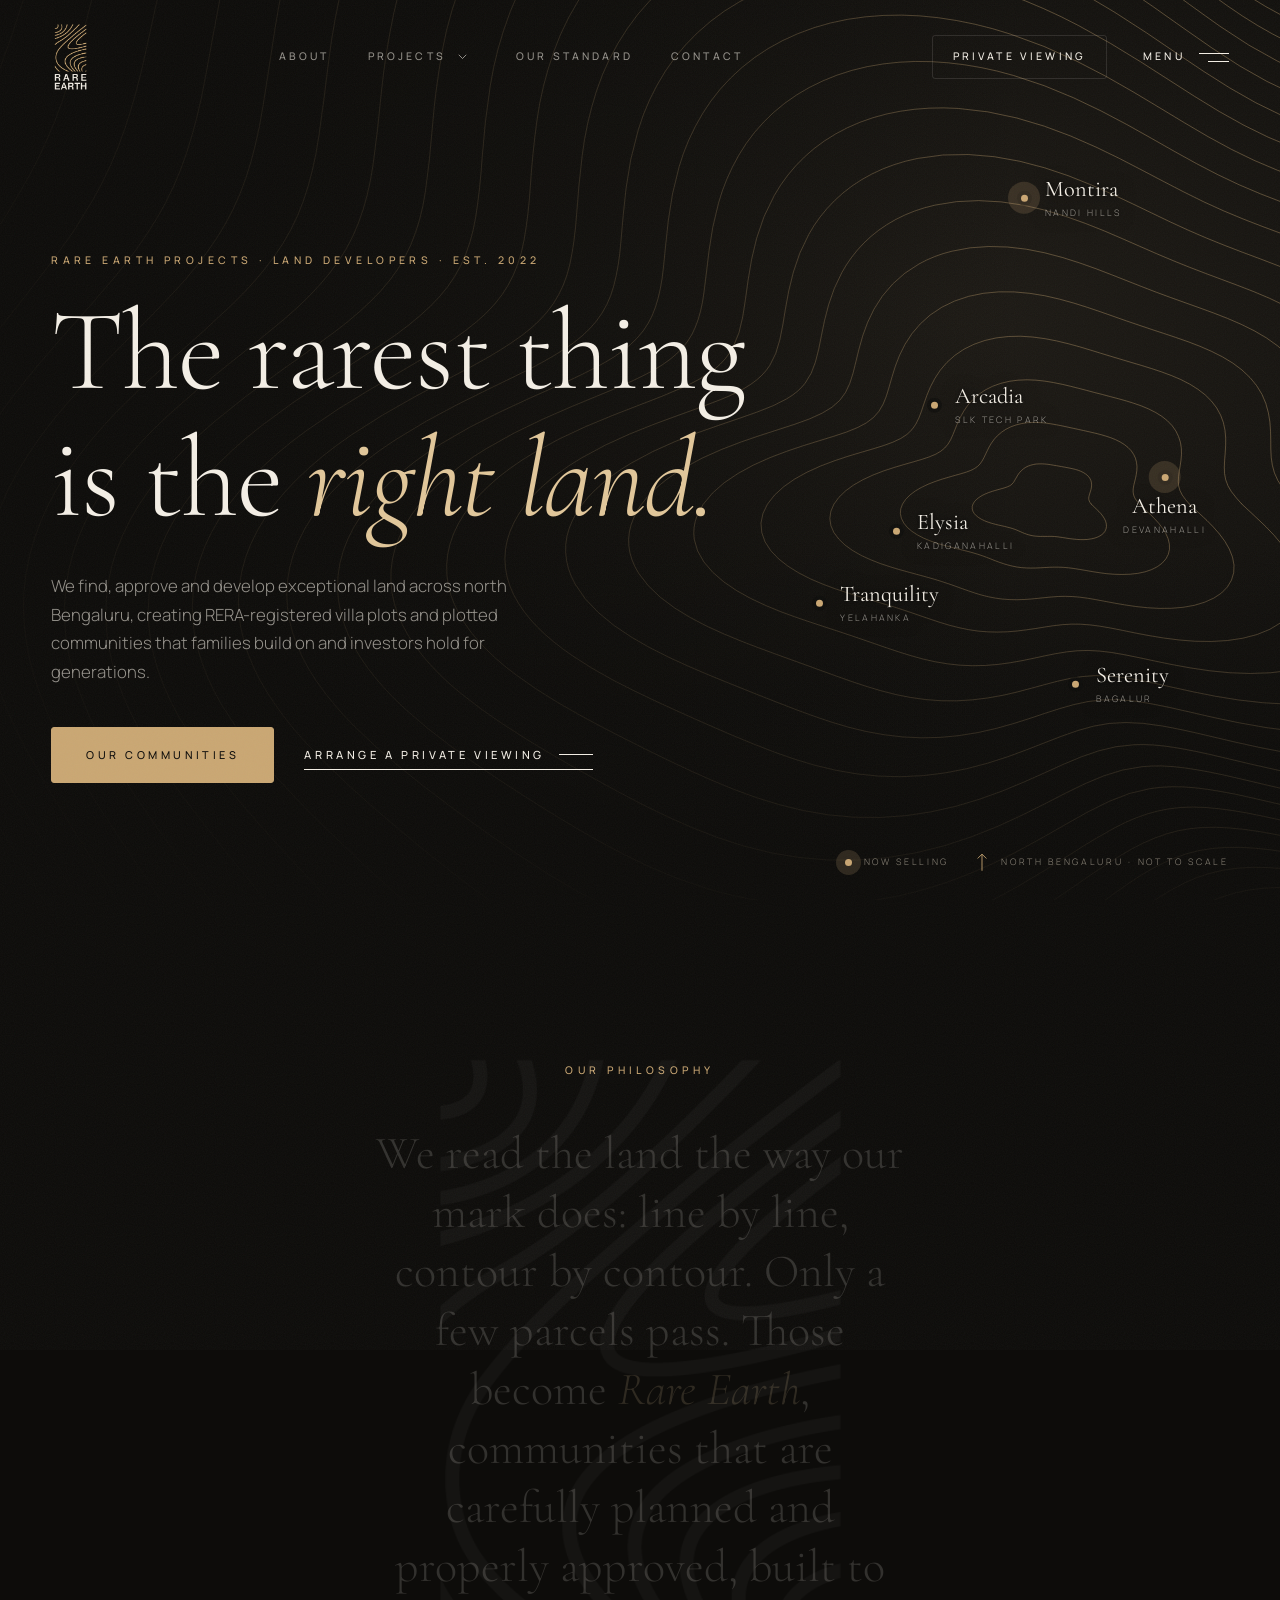
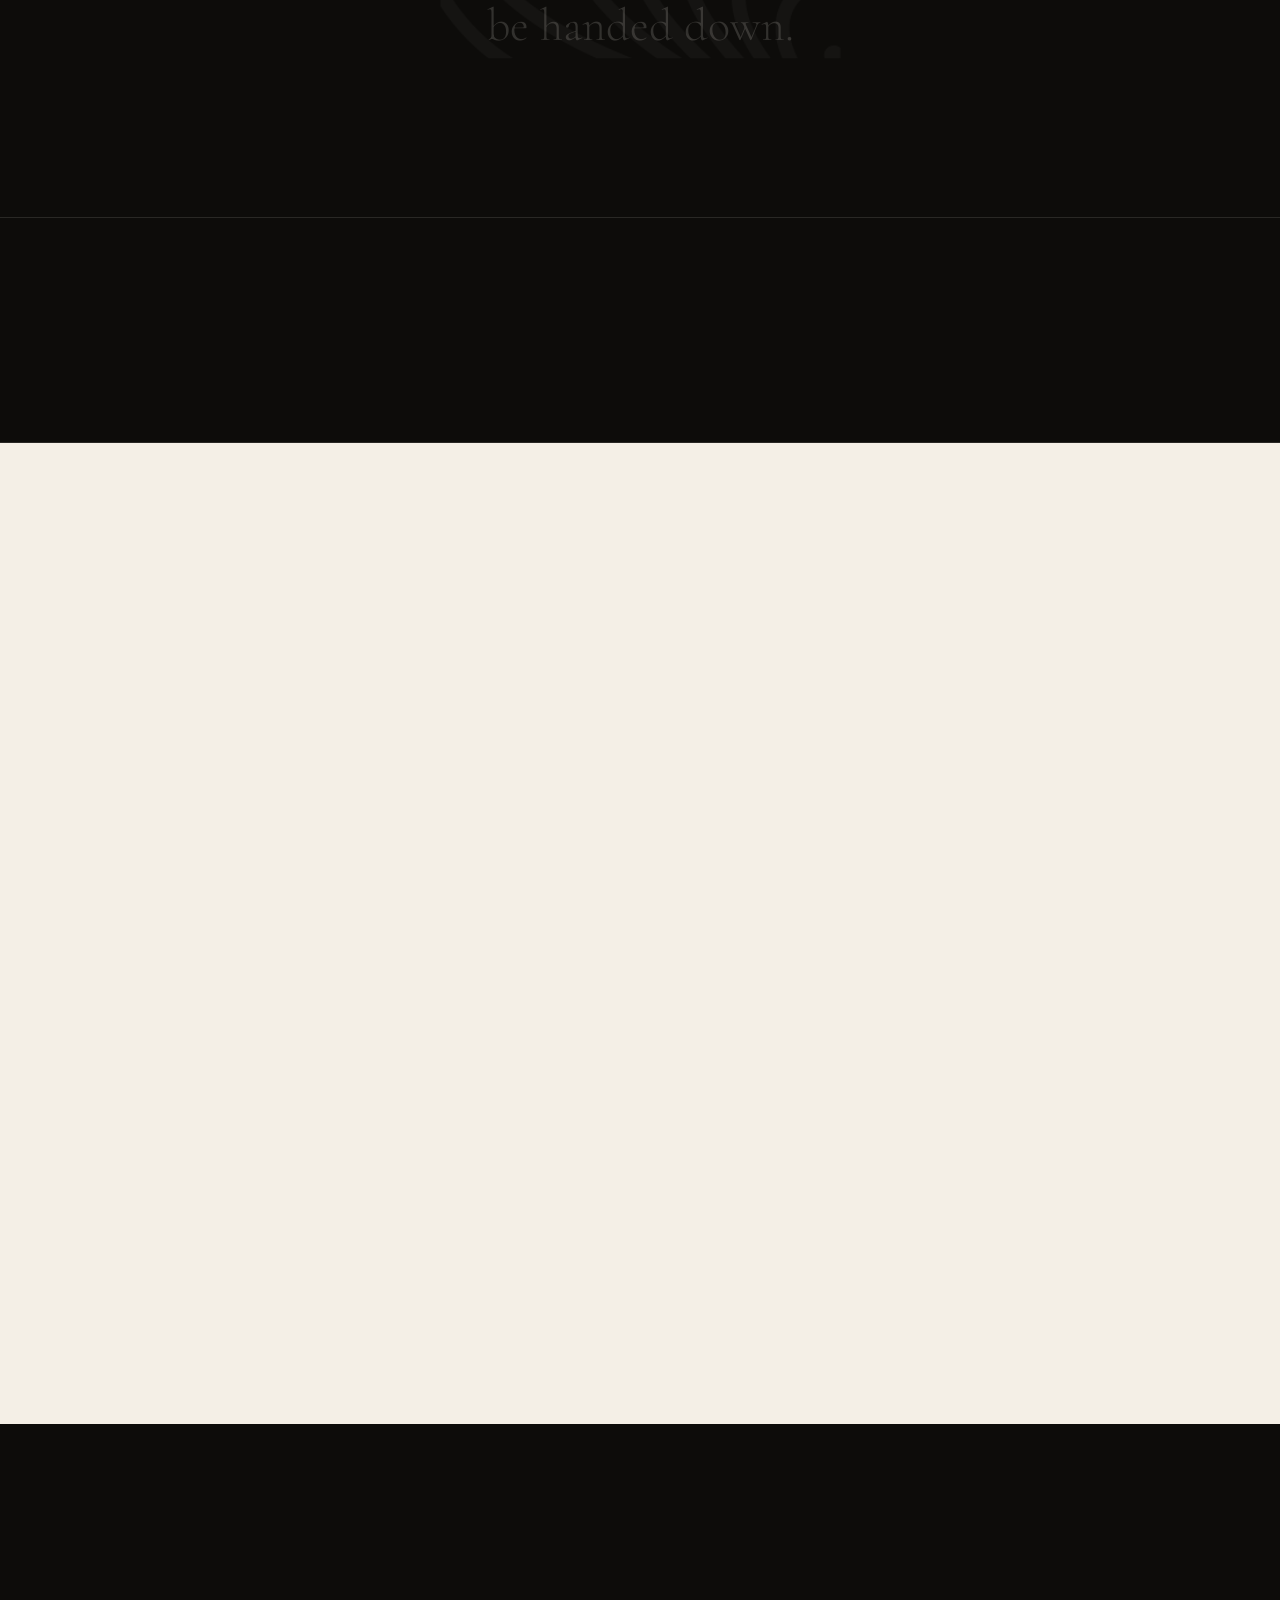
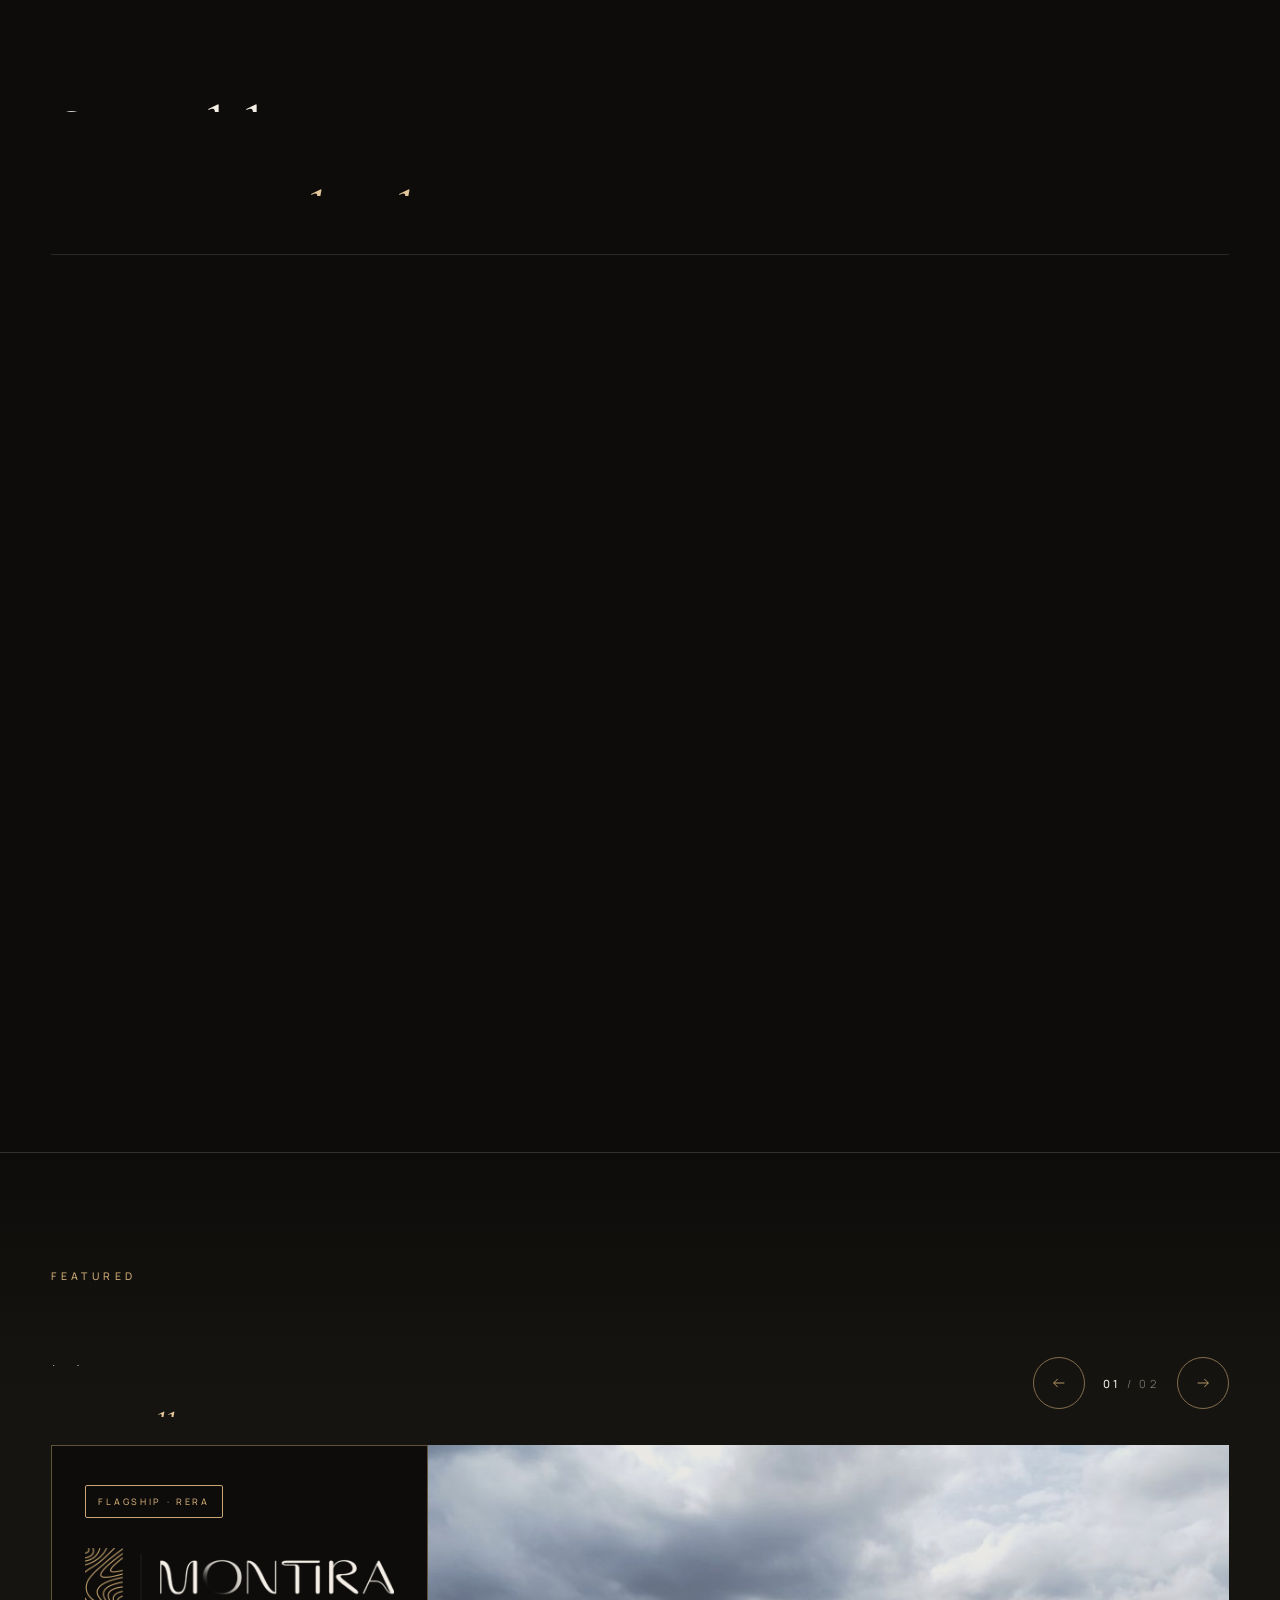
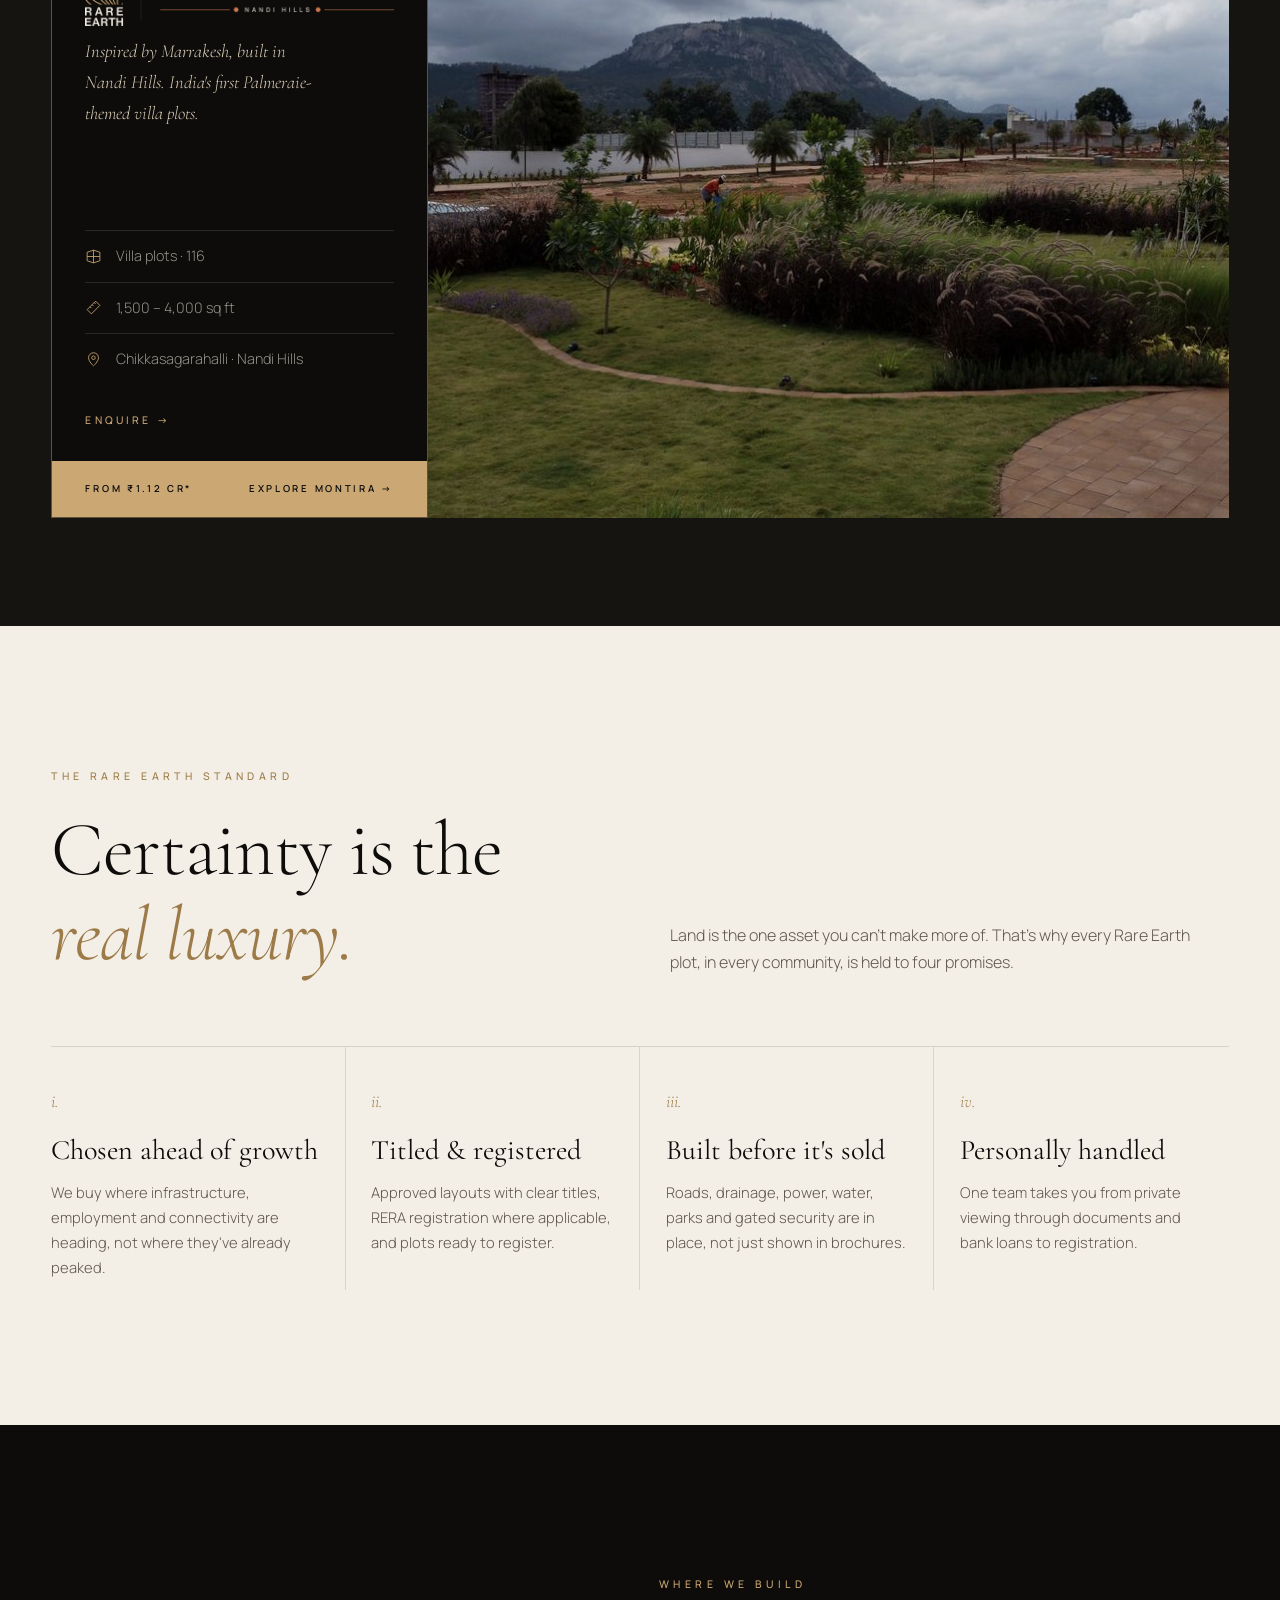
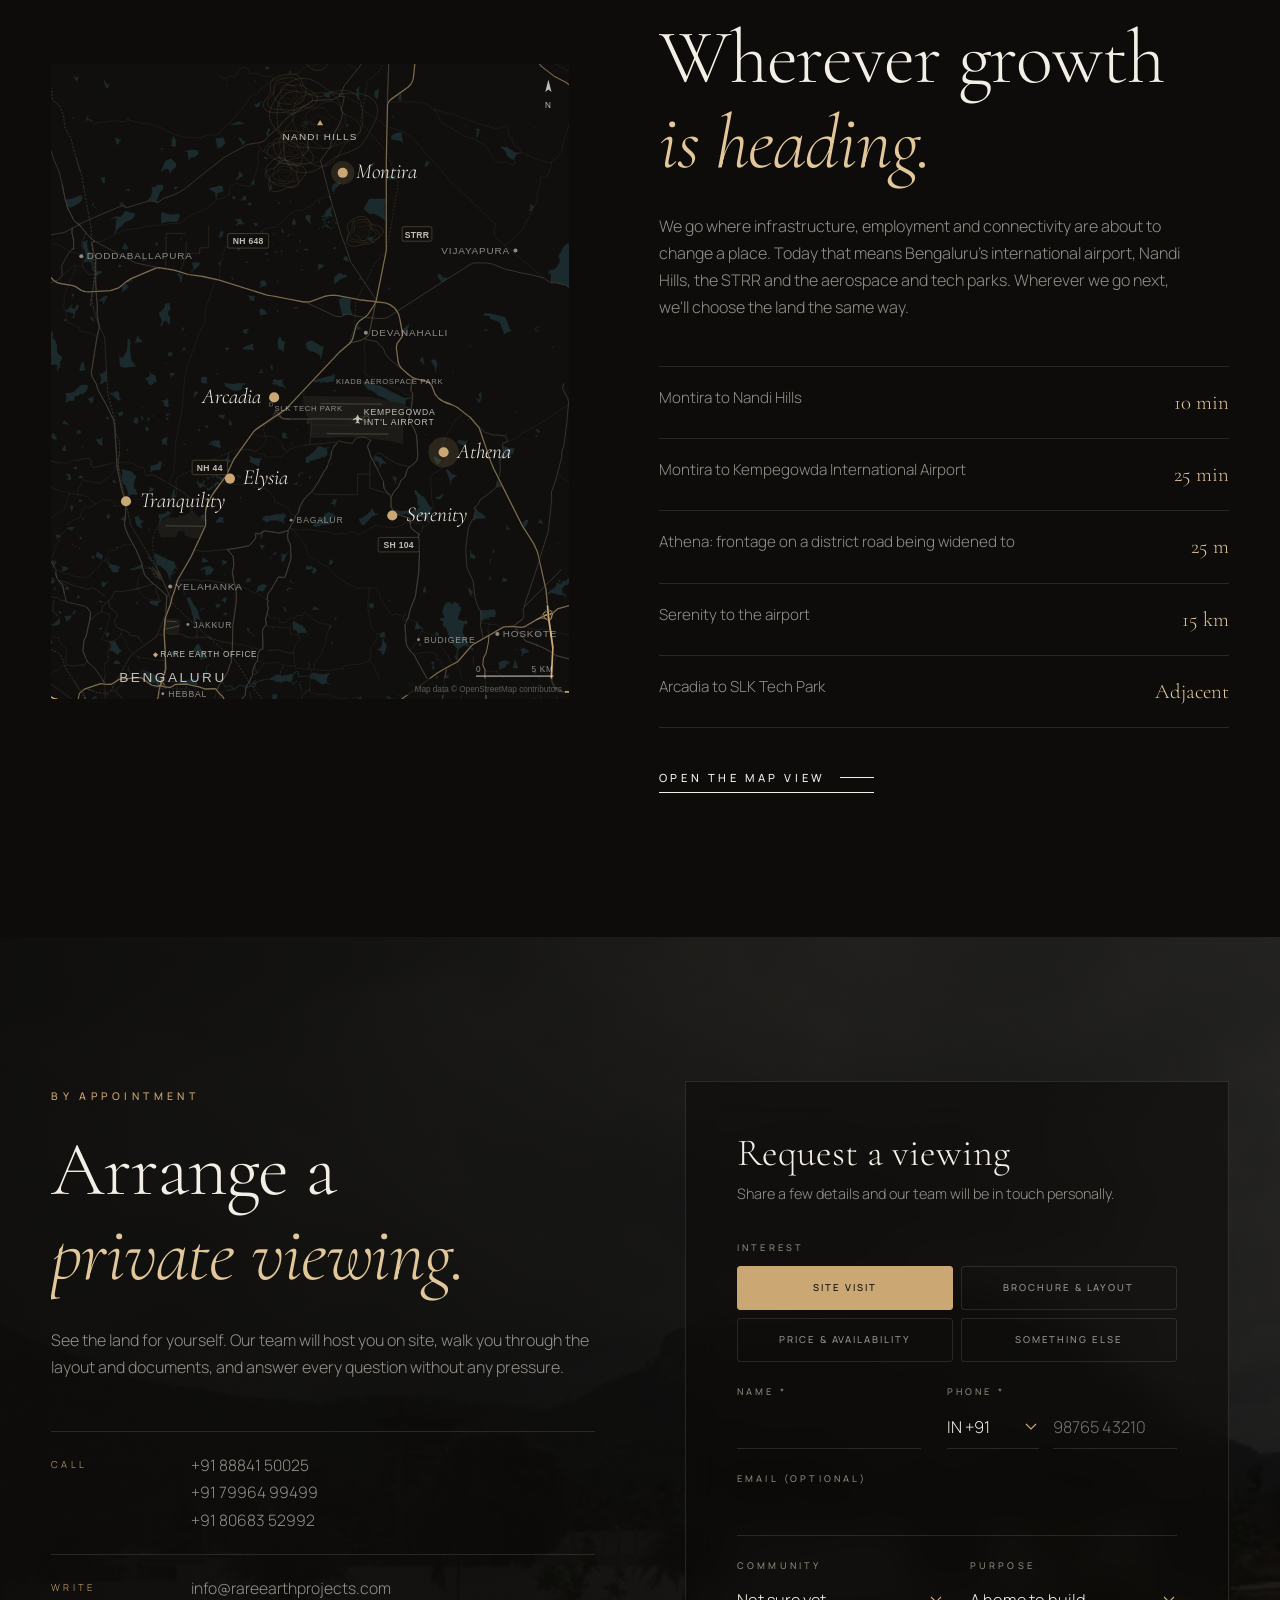
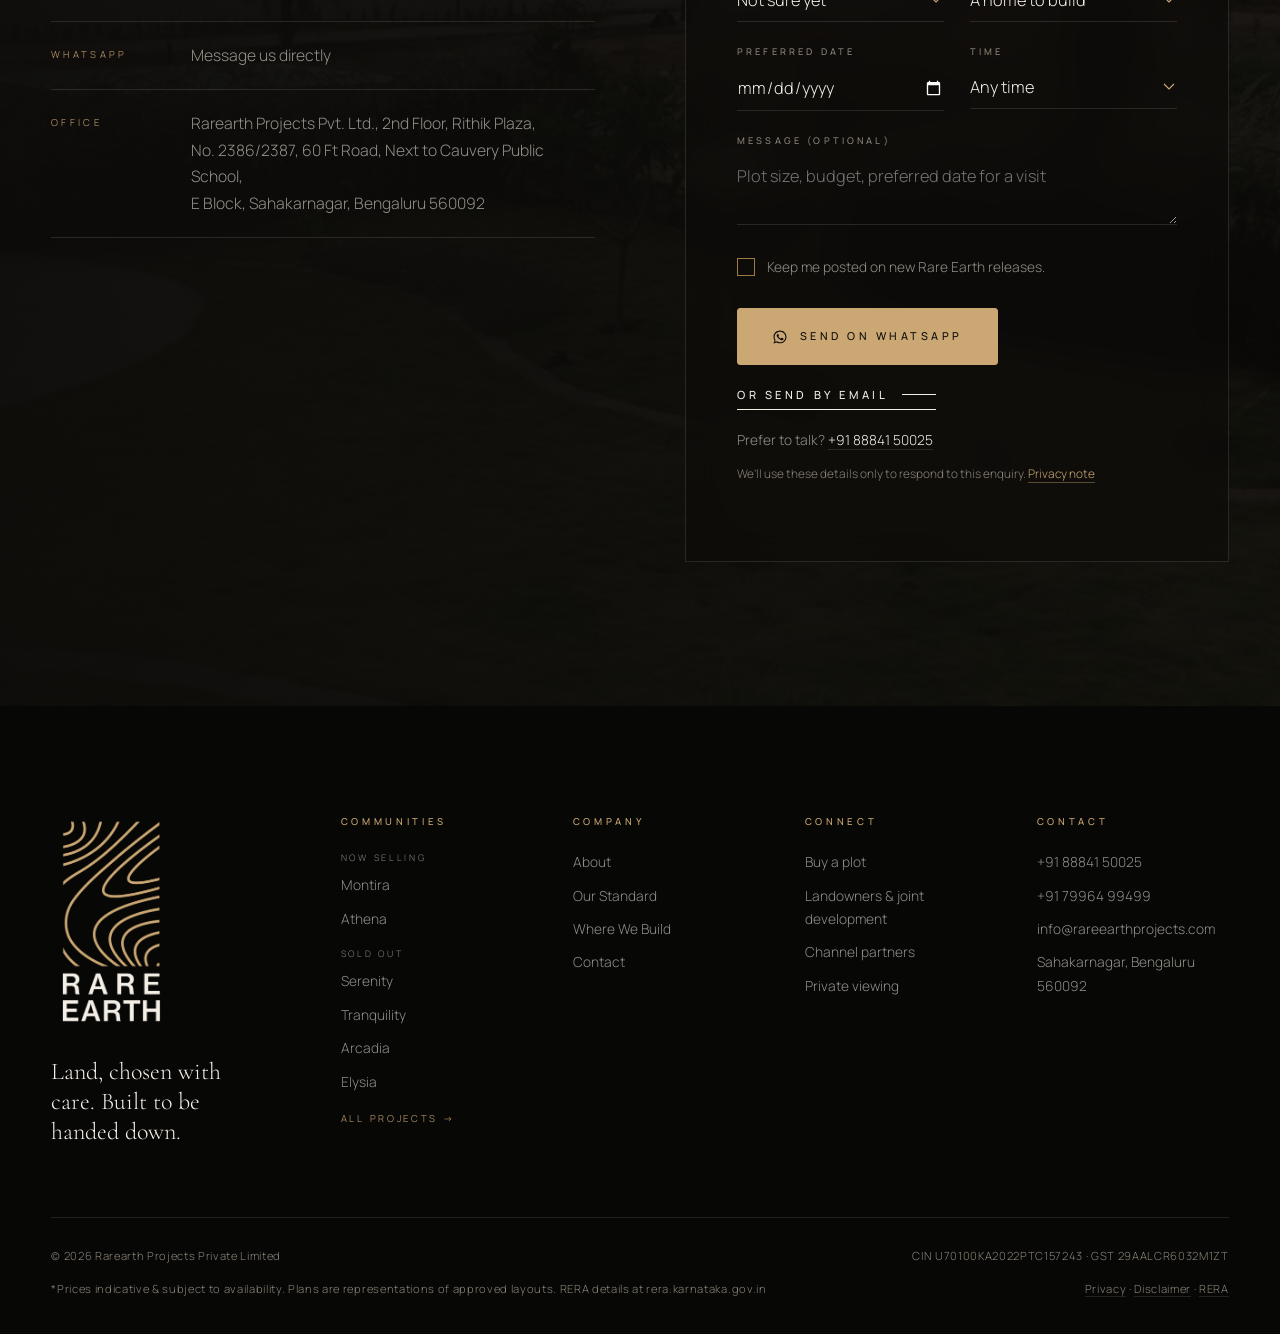
<file: index.html>
<!doctype html>
<html lang="en" class="no-js">
<head>
<meta charset="utf-8">
<meta name="viewport" content="width=device-width, initial-scale=1">
<script>document.documentElement.classList.remove('no-js')</script>
<title>Rare Earth Projects | Villa Plots in North Bengaluru</title>
<meta name="description" content="RERA-registered villa plots near Nandi Hills (Montira) and in Devanahalli (Athena), north Bengaluru (Bangalore). Gated, approved plotted communities.">
<link rel="canonical" href="https://www.rareearthprojects.com/">
<meta name="theme-color" content="#0d0c0a">
<meta property="og:type" content="website">
<meta property="og:site_name" content="Rare Earth Projects">
<meta property="og:title" content="Rare Earth Projects | Villa Plots in North Bengaluru">
<meta property="og:description" content="Villa plots and plotted communities around Bengaluru: Montira at Nandi Hills and Athena at Devanahalli, both RERA registered, plus Serenity, Tranquility, Arcadia and Elysia.">
<meta property="og:url" content="https://www.rareearthprojects.com/">
<meta property="og:image" content="https://www.rareearthprojects.com/assets/montira/aerial-sm.jpg">
<meta property="og:image:width" content="1200">
<meta property="og:image:height" content="675">
<meta property="og:image:alt" content="Aerial view of Montira beneath Nandi Hills">
<meta name="twitter:card" content="summary_large_image">
<link rel="icon" type="image/png" href="assets/mark-gold.png">
<link rel="preconnect" href="https://fonts.googleapis.com">
<link rel="preconnect" href="https://fonts.gstatic.com" crossorigin>
<link href="https://fonts.googleapis.com/css2?family=Cormorant+Garamond:ital,wght@0,300;0,400;0,500;1,300;1,400&family=Manrope:wght@300;400;500;600&display=swap" rel="stylesheet">
<link rel="stylesheet" href="assets/css/site.css">
<link rel="stylesheet" href="assets/css/home.css">
<script type="application/ld+json">
{"@context":"https://schema.org","@type":"Organization","name":"Rare Earth Projects","alternateName":["Rare Earth","Rarearth Projects"],"sameAs":["https://www.linkedin.com/company/rarearth-projects-private-limited/"],"legalName":"Rarearth Projects Private Limited","url":"https://www.rareearthprojects.com/","logo":"https://www.rareearthprojects.com/assets/logo-vertical.png","image":"https://www.rareearthprojects.com/assets/montira/aerial-sm.jpg","foundingDate":"2022","areaServed":{"@type":"AdministrativeArea","name":"North Bengaluru, Karnataka"},"email":"info@rareearthprojects.com","telephone":"+91-88841-50025","address":{"@type":"PostalAddress","streetAddress":"2nd Floor, Rithik Plaza, No. 2386/2387, 60 Ft Road, E Block, Sahakarnagar","addressLocality":"Bengaluru","postalCode":"560092","addressRegion":"Karnataka","addressCountry":"IN"},"geo":{"@type":"GeoCoordinates","latitude":13.0608421,"longitude":77.5875166},"contactPoint":[{"@type":"ContactPoint","telephone":"+91-88841-50025","contactType":"sales","areaServed":"IN","availableLanguage":["en"]}]}
</script>
<script type="application/ld+json">
{"@context":"https://schema.org","@type":"WebSite","name":"Rare Earth Projects","url":"https://www.rareearthprojects.com/"}
</script>
</head>
<body class="locked" data-root="" data-page="home">

<div class="loader" id="loader" aria-hidden="true">
  <div class="lg"><svg viewBox="0 0 120 180" id="loaderMark"></svg><img src="assets/logo-vertical-light.png" alt=""></div>
</div>

<div data-site="header"></div>
<noscript><nav class="ns-nav wrap" aria-label="Primary"><a href="./">Rare Earth Projects</a><a href="#about">About</a><a href="projects/">Projects</a><a href="#standard">Our Standard</a><a href="contact/">Contact</a></nav></noscript>

<main id="main">
<!-- ================= HERO ================= -->
<section class="hero" id="top">
  <svg class="hero-field" id="heroField" data-contours data-draw data-seed="42" data-count="30" data-cx="1250" data-cy="560" data-size="1500" viewBox="0 0 1600 1000" preserveAspectRatio="xMidYMid slice" aria-hidden="true"></svg>
  <div class="wrap hero-in">
    <div class="kicker rv">Rare&nbsp;Earth&nbsp;Projects · Land&nbsp;Developers · Est.&nbsp;2022</div>
    <h1 class="display h-xl split" id="heroTitle" data-autostart><span class="ln"><span>The rarest thing</span></span><span class="ln"><span>is the <em>right land.</em></span></span></h1>
    <p class="lead rv d1">We find, approve and develop exceptional land across north Bengaluru, creating RERA-registered villa plots and plotted communities that families build on and investors hold for generations.</p>
    <div class="hero-actions rv d2">
      <a href="projects/" class="pill solid">Our Communities</a>
      <a href="#viewing" class="link" data-enquire="visit" data-source="home-hero">Arrange a private viewing <span class="ln"></span></a>
    </div>
  </div>
  <!-- Communities as points on the contour field, roughly where each sits around north Bengaluru.
       Generated from projects-data.js by home.js (site.js fillPins); static pins are the no-JS fallback -->
  <div class="wrap hero-pins rv d3">
    <nav class="pins" id="heroPins" aria-label="Communities">
      <a class="pin r live" href="projects/montira/" style="--x:80%;--y:22%;--i:0" aria-label="Montira, Nandi Hills, now selling"><span class="dot" aria-hidden="true"></span><span class="lab"><b>Montira</b><span>Nandi Hills</span></span></a>
      <a class="pin b live" href="projects/athena/" style="--x:91%;--y:53%;--i:1" aria-label="Athena, Devanahalli, now selling"><span class="dot" aria-hidden="true"></span><span class="lab"><b>Athena</b><span>Devanahalli</span></span></a>
      <a class="pin r" href="projects/serenity/" style="--x:84%;--y:76%;--i:2"><span class="dot" aria-hidden="true"></span><span class="lab"><b>Serenity</b><span>Bagalur</span></span></a>
      <a class="pin r" href="projects/tranquility/" style="--x:64%;--y:67%;--i:3"><span class="dot" aria-hidden="true"></span><span class="lab"><b>Tranquility</b><span>Yelahanka</span></span></a>
      <a class="pin r" href="projects/arcadia/" style="--x:73%;--y:45%;--i:4"><span class="dot" aria-hidden="true"></span><span class="lab"><b>Arcadia</b><span>SLK Tech Park</span></span></a>
      <a class="pin r" href="projects/elysia/" style="--x:70%;--y:59%;--i:5"><span class="dot" aria-hidden="true"></span><span class="lab"><b>Elysia</b><span>Kadiganahalli</span></span></a>
    </nav>
    <div class="pins-key" aria-hidden="true"><span class="k-live"><i></i>Now selling</span><span class="k-map"><svg viewBox="0 0 16 22"><path d="M8 21V2M3 7l5-5 5 5"/></svg>North Bengaluru · not to scale</span></div>
  </div>
</section>

<!-- ================= MANIFESTO ================= -->
<section class="manifesto" aria-label="Our Philosophy">
  <img class="mk" src="assets/mark-bw.png" alt="">
  <div class="wrap">
    <span class="kicker">Our Philosophy</span>
    <p class="big" id="manifesto">We read the land the way our mark does: line by line, contour by contour. Only a few parcels pass. Those become <em>Rare Earth</em>, communities that are carefully planned and properly approved, built to be handed down.</p>
  </div>
</section>

<!-- ================= FIGURES ================= -->
<div class="figures">
  <div class="wrap">
    <div class="fig rv"><b data-count="6">0</b><span>Communities</span></div>
    <div class="fig rv d1"><b><span data-count="225">0</span>+</b><span>Plots planned · Montira &amp; Athena</span></div>
    <div class="fig rv d2"><b data-count="2">0</b><span>RERA-registered launches</span></div>
    <div class="fig rv d3"><b>2022</b><span>Established</span></div>
  </div>
</div>

<!-- ================= ABOUT ================= -->
<section class="about light" id="about">
  <div class="wrap about-grid">
    <div class="about-mark rv"><img src="assets/logo-vertical.png" alt="Rare Earth"><div class="cap"><span>Rarearth Projects Pvt. Ltd.</span><span>Bengaluru</span></div></div>
    <div class="rv d1">
      <span class="kicker">About Rare Earth</span>
      <h2 class="display h-lg">A developer that <em>starts with the land.</em></h2>
      <p class="body-l">Rarearth Projects Private Limited is a Bengaluru real estate company that acquires, approves and develops land. We create villa plots and plotted communities with clear titles, complete infrastructure and the kind of planning that holds its value.</p>
      <p class="body-l">Every project begins the same way: with careful due diligence on the land, its documents and where the region is heading. Only then do we design the layout, put in the roads, utilities and green spaces, and open it up to owners.</p>
      <div class="pillars">
        <div><i>i.</i><b>Acquire with care</b><p>Land is chosen for its location, its access and its long-term prospects.</p></div>
        <div><i>ii.</i><b>Approve fully</b><p>Conversion, layout approvals and RERA registration come before sales.</p></div>
        <div><i>iii.</i><b>Develop completely</b><p>Roads, drainage, power, water, parks and security are all delivered.</p></div>
      </div>
    </div>
  </div>
</section>

<!-- ================= PORTFOLIO INDEX ================= -->
<section class="portfolio" id="portfolio">
  <div class="wrap">
    <div class="col-head">
      <div><span class="kicker rv">Our Communities</span><h2 class="display h-lg split"><span class="ln"><span>Six addresses.</span></span><span class="ln"><span><em>One standard.</em></span></span></h2></div>
      <p class="body-l rv d1">From resort-style villa plots at the foothills of Nandi Hills to well-placed sites on the airport corridor, every Rare Earth community is chosen for where it's headed, not only where it is today.</p>
    </div>
    <!-- Generated from projects-data.js by home.js; static rows are the no-JS fallback -->
    <div class="rows" id="rows">
      <a class="row rv" href="projects/montira/"><span class="n">01</span><span class="nm">Montira</span><span class="lc">Nandi Hills</span><span class="tp">Villa plots</span><span class="st">Flagship</span></a>
      <a class="row rv" href="projects/athena/"><span class="n">02</span><span class="nm">Athena</span><span class="lc">Devanahalli</span><span class="tp">Plotted community</span><span class="st">Phase II selling</span></a>
      <a class="row rv" href="projects/serenity/"><span class="n">03</span><span class="nm">Serenity</span><span class="lc">Bagalur</span><span class="tp">Premium plots</span><span class="st">Sold out</span></a>
      <a class="row rv" href="projects/tranquility/"><span class="n">04</span><span class="nm">Tranquility</span><span class="lc">Yelahanka</span><span class="tp">Premium plots</span><span class="st">Sold out</span></a>
      <a class="row rv" href="projects/arcadia/"><span class="n">05</span><span class="nm">Arcadia</span><span class="lc">SLK Tech Park</span><span class="tp">Residential sites</span><span class="st">Sold out</span></a>
      <a class="row rv" href="projects/elysia/"><span class="n">06</span><span class="nm">Elysia</span><span class="lc">Kadiganahalli</span><span class="tp">Residential sites</span><span class="st">Sold out</span></a>
    </div>
    <div class="pf-more rv">
      <a href="projects/#list" class="pill">View all projects</a>
      <span class="pf-note">Filter by location, plot size &amp; budget</span>
    </div>
  </div>
</section>
<div class="peek" id="peek" aria-hidden="true"></div>

<!-- ================= FEATURED (replaces the five inline project chapters) ================= -->
<!-- Built by site.js renderFeatured() from projects-data.js (featured: 1 Montira, 2 Athena) -->
<section class="home-feat" id="featured" aria-labelledby="featH" data-featured data-source="home-featured"
  data-heading='<h2 id="featH" class="display h-md split"><span class="ln"><span>Two communities,</span></span><span class="ln"><span><em>now selling.</em></span></span></h2>'>
  <noscript><div class="wrap ns-feat"><span class="kicker">Featured</span><p><a href="projects/montira/">Montira · Nandi Hills · From ₹1.12 Cr*</a></p><p><a href="projects/athena/">Athena · Devanahalli · RERA registered</a></p></div></noscript>
</section>

<!-- ================= STANDARD ================= -->
<section class="standard light" id="standard">
  <div class="wrap">
    <div class="col-head" style="margin-bottom:0">
      <div><span class="kicker rv">The Rare Earth Standard</span><h2 class="display h-lg split" style="margin-top:24px"><span class="ln"><span>Certainty is the</span></span><span class="ln"><span><em>real luxury.</em></span></span></h2></div>
      <p class="body-l rv d1">Land is the one asset you can't make more of. That's why every Rare Earth plot, in every community, is held to four promises.</p>
    </div>
    <div class="std-grid">
      <div class="std rv"><span class="i">i.</span><h4>Chosen ahead of growth</h4><p>We buy where infrastructure, employment and connectivity are heading, not where they've already peaked.</p></div>
      <div class="std rv d1"><span class="i">ii.</span><h4>Titled &amp; registered</h4><p>Approved layouts with clear titles, RERA registration where applicable, and plots ready to register.</p></div>
      <div class="std rv d2"><span class="i">iii.</span><h4>Built before it's sold</h4><p>Roads, drainage, power, water, parks and gated security are in place, not just shown in brochures.</p></div>
      <div class="std rv d3"><span class="i">iv.</span><h4>Personally handled</h4><p>One team takes you from private viewing through documents and bank loans to registration.</p></div>
    </div>
  </div>
</section>

<!-- ================= PRESENCE ================= -->
<section class="terrain" id="presence">
  <div class="wrap ter-grid">
    <div class="map rv">
      <svg viewBox="0 0 460 563.96" role="group" aria-label="Map of Rare Earth communities around north Bengaluru. Select a community to open its page.">
        <image href="assets/maps/presence-base.svg" x="0" y="0" width="460" height="563.96" preserveAspectRatio="none" aria-hidden="true"/>
        <!-- Pins: generated from projects-data.js (map_xy) by home.js; static pins are the no-JS fallback -->
        <g class="pins" id="mapPins" font-family="Cormorant Garamond" font-size="19" font-style="italic" fill="#f4efe6">
          <a href="projects/montira/" aria-label="Montira, Chikkasagarahalli · Nandi Hills"><g transform="translate(259.0 96.6)"><circle class="hit" r="16"/><circle r="16" fill="#caa773" opacity=".15"><animate attributeName="r" values="8;20;8" dur="3s" repeatCount="indefinite"/></circle><circle r="4.5" fill="#caa773"/></g><text x="271.0" y="101.6">Montira</text></a>
          <a href="projects/athena/" aria-label="Athena, Jonnahalli · Devanahalli"><g transform="translate(348.6 344.7)"><circle class="hit" r="16"/><circle r="16" fill="#caa773" opacity=".15"><animate attributeName="r" values="8;20;8" dur="3s" begin="1s" repeatCount="indefinite"/></circle><circle r="4.5" fill="#caa773"/></g><text x="360.6" y="349.7">Athena</text></a>
          <a href="projects/arcadia/" aria-label="Arcadia, Poojanahalli · next to SLK Tech Park"><g transform="translate(198.1 296.0)"><circle class="hit" r="16"/><circle r="4.5" fill="#caa773"/></g><text x="186.1" y="301.0" text-anchor="end">Arcadia</text></a>
          <a href="projects/serenity/" aria-label="Serenity, M. Hosahalli · Bagalur"><g transform="translate(303.0 400.9)"><circle class="hit" r="16"/><circle r="4.5" fill="#caa773"/></g><text x="315.0" y="405.9">Serenity</text></a>
          <a href="projects/tranquility/" aria-label="Tranquility, Singanayakanahalli · Yelahanka"><g transform="translate(66.6 388.2)"><circle class="hit" r="16"/><circle r="4.5" fill="#caa773"/></g><text x="78.6" y="393.2">Tranquility</text></a>
          <a href="projects/elysia/" aria-label="Elysia, Kadiganahalli · off Bellary Road"><g transform="translate(158.9 368.1)"><circle class="hit" r="16"/><circle r="4.5" fill="#caa773"/></g><text x="170.9" y="373.1">Elysia</text></a>
        </g>
      </svg>
    </div>
    <div>
      <span class="kicker rv">Where We Build</span>
      <h2 class="display h-lg split" style="margin:24px 0 28px"><span class="ln"><span>Wherever growth</span></span><span class="ln"><span><em>is heading.</em></span></span></h2>
      <p class="body-l rv">We go where infrastructure, employment and connectivity are about to change a place. Today that means Bengaluru's international airport, Nandi Hills, the STRR and the aerospace and tech parks. Wherever we go next, we'll choose the land the same way.</p>
      <ul class="dist rv d1">
        <li><span>Montira to Nandi Hills</span><b>10 min</b></li>
        <li><span>Montira to Kempegowda International Airport</span><b>25 min</b></li>
        <li><span>Athena: frontage on a district road being widened to</span><b>25 m</b></li>
        <li><span>Serenity to the airport</span><b>15 km</b></li>
        <li><span>Arcadia to SLK Tech Park</span><b>Adjacent</b></li>
      </ul>
      <div class="acts rv d2"><a href="projects/?view=map" class="link">Open the map view <span class="ln"></span></a></div>
    </div>
  </div>
</section>

<!-- ================= VIEWING ================= -->
<section class="viewing" id="viewing">
  <div class="bg"><img src="assets/montira/lawns-sm.jpg" alt="" loading="lazy"></div>
  <div class="wrap vw-grid">
    <div>
      <span class="kicker rv">By Appointment</span>
      <h2 class="display h-lg split"><span class="ln"><span>Arrange a</span></span><span class="ln"><span><em>private viewing.</em></span></span></h2>
      <p class="body-l rv">See the land for yourself. Our team will host you on site, walk you through the layout and documents, and answer every question without any pressure.</p>
      <ul class="lines rv d1">
        <li><small>Call</small><div><a href="tel:+918884150025">+91 88841 50025</a><br><a href="tel:+917996499499">+91 79964 99499</a><br><a href="tel:+918068352992">+91 80683 52992</a></div></li>
        <li><small>Write</small><a href="mailto:info@rareearthprojects.com">info@rareearthprojects.com</a></li>
        <li><small>WhatsApp</small><a href="https://wa.me/918884150025" target="_blank" rel="noopener">Message us directly</a></li>
        <li><small>Office</small><span>Rarearth Projects Pvt. Ltd., 2nd Floor, Rithik Plaza,<br>No. 2386/2387, 60 Ft Road, Next to Cauvery Public School,<br>E Block, Sahakarnagar, Bengaluru 560092</span></li>
      </ul>
    </div>
    <!-- The shared enquiry composer (enquiry.js) renders the fields here -->
    <div class="form-card rv d1" id="enquiry" data-enquiry-form data-intent="visit" data-source="home-viewing">
      <h3>Request a viewing</h3>
      <p>Share a few details and our team will be in touch personally.</p>
      <noscript><p class="ns-form">Call <a href="tel:+918884150025">+91 88841 50025</a>, message us on <a href="https://wa.me/918884150025">WhatsApp</a> or write to <a href="mailto:info@rareearthprojects.com">info@rareearthprojects.com</a> and our team will arrange your visit.</p></noscript>
    </div>
  </div>
</section>
</main>

<div data-site="footer"></div>
<noscript><footer class="ns-ft"><div class="wrap"><p>© Rarearth Projects Private Limited · CIN U70100KA2022PTC157243 · GST 29AALCR6032M1ZT</p><p>*Prices indicative &amp; subject to availability. Plans are representations of approved layouts. RERA details at rera.karnataka.gov.in · <a href="legal/">Privacy &amp; disclaimer</a></p></div></footer></noscript>

<script src="assets/js/projects-data.js" defer></script>
<script src="assets/js/site.js" defer></script>
<script src="assets/js/enquiry.js" defer></script>
<script src="assets/js/home.js" defer></script>
</body>
</html>
</file>
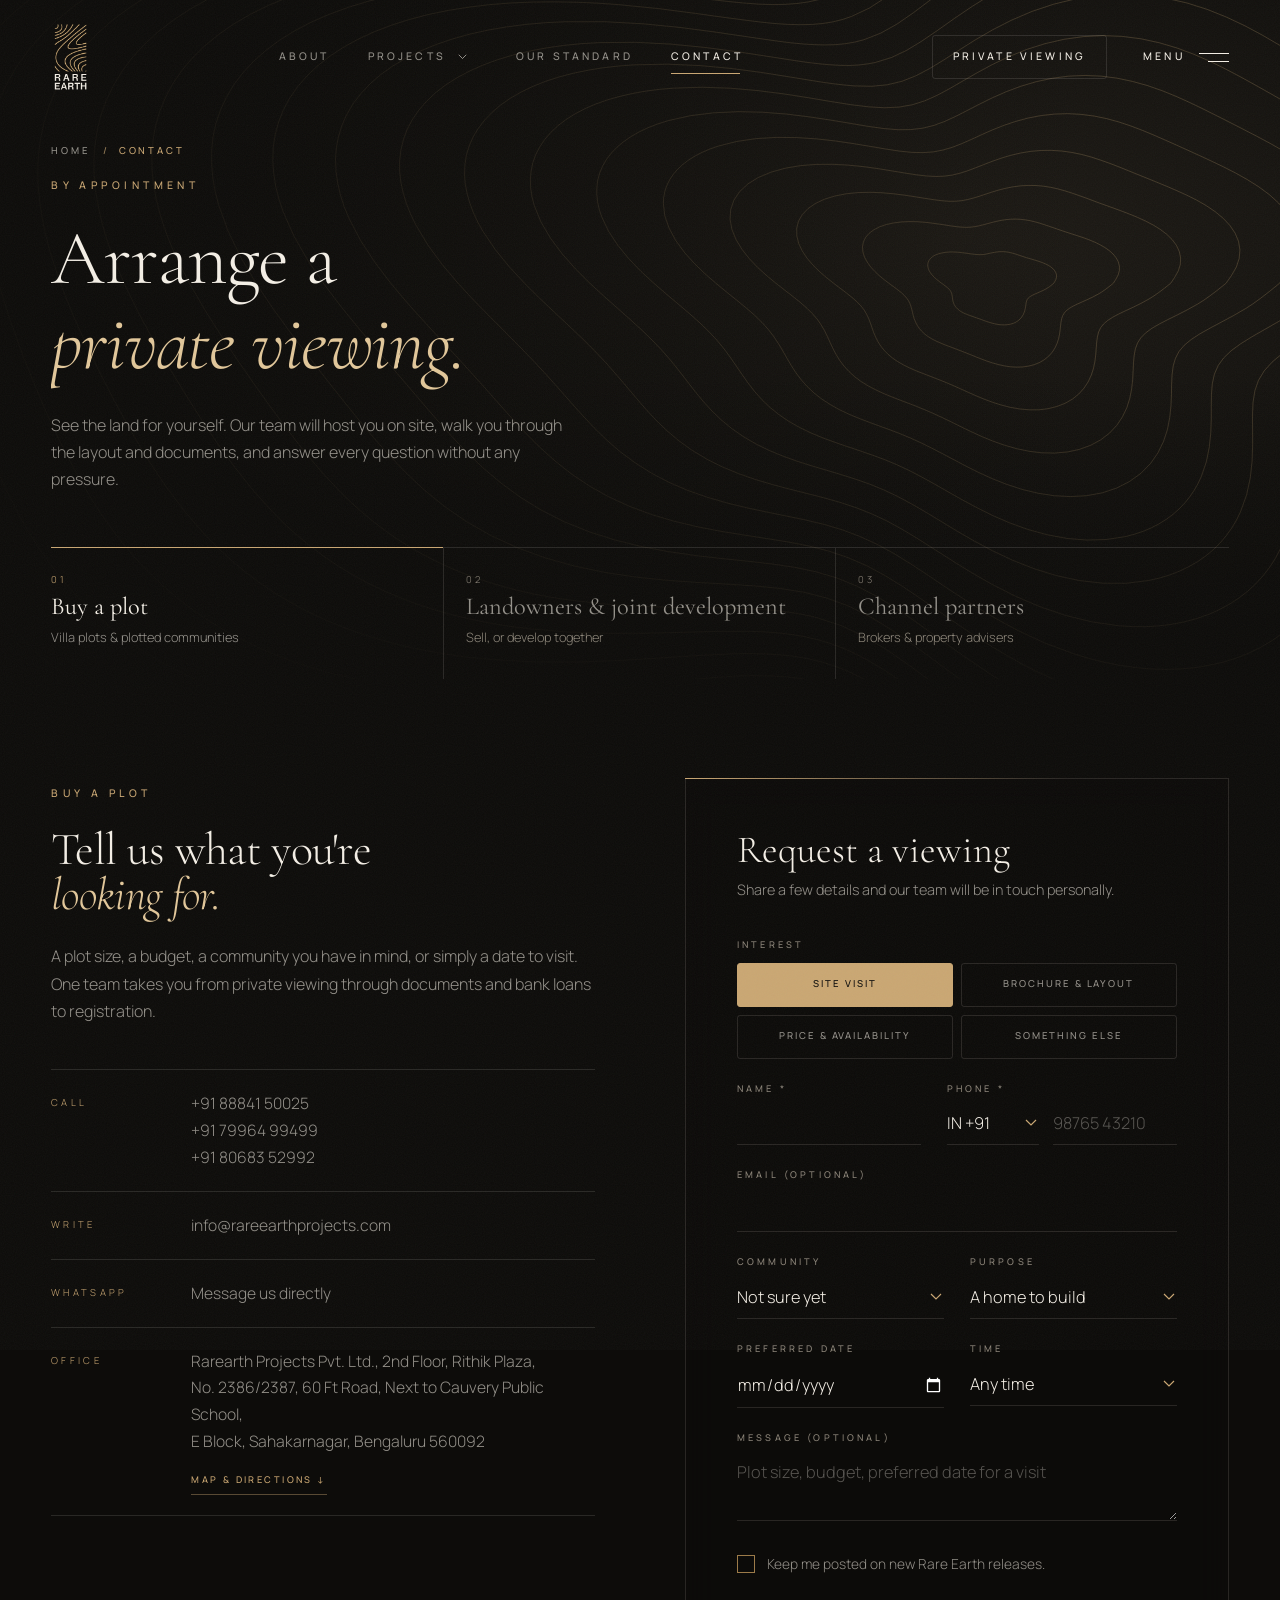
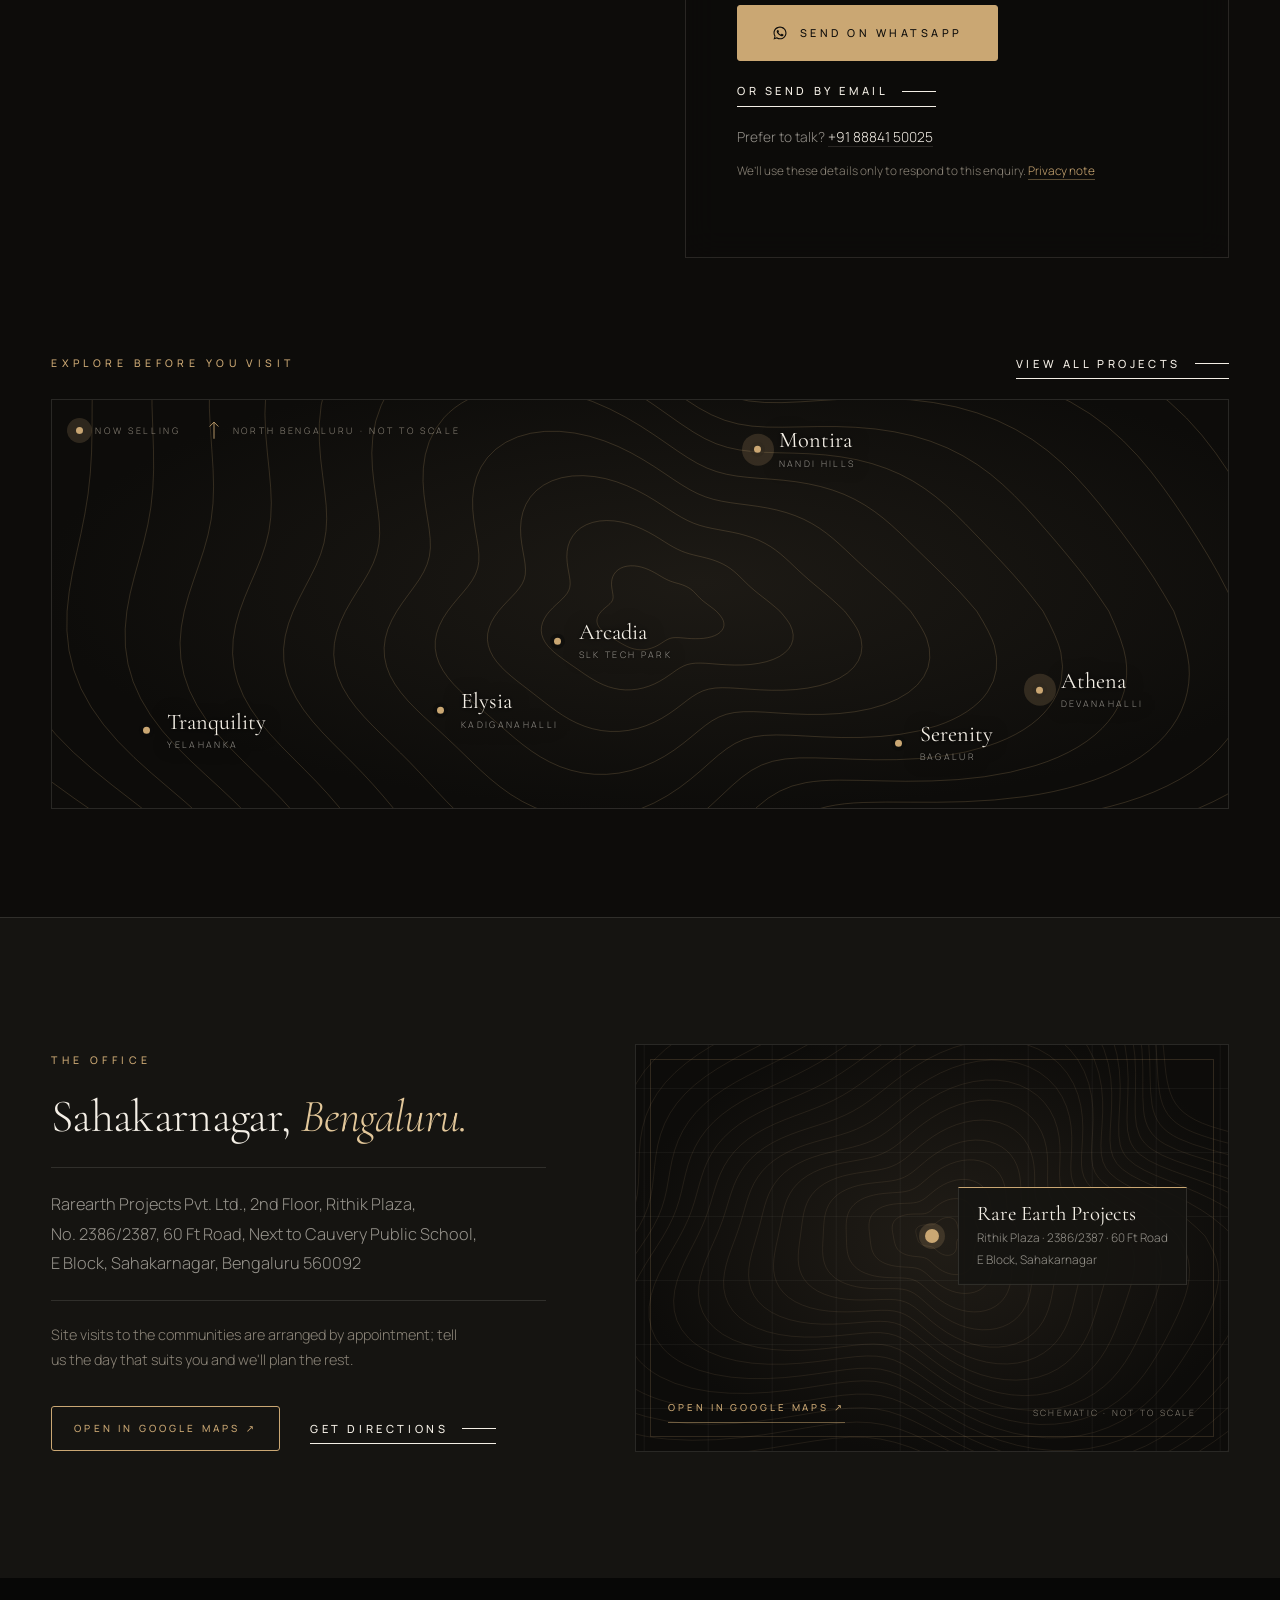
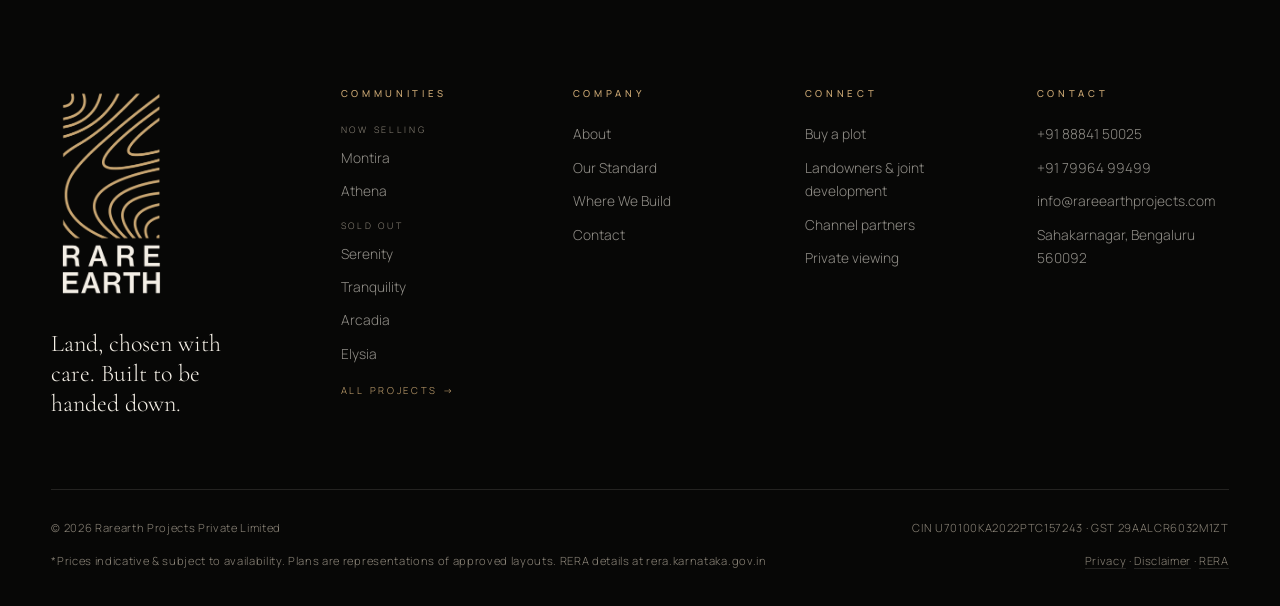
<file: contact/index.html>
<!doctype html>
<!--
  =====================================================================
  RARE EARTH PROJECTS · CONTACT HUB  (served at /contact/)
  Three hash-addressable tabs (site.js initTabs, data-tabs-hash):
    #buy         Buy a plot (default) · the shared enquiry composer
    #landowners  Landowners & joint development · composer + land fields
    #partners    Channel partners · composer + firm / RERA agent fields
  Each panel's id IS its hash (buy / landowners / partners), so the deep
  links also work as plain anchors without JavaScript.
  Every tab sends WhatsApp-first to RE_CONFIG.whatsapp with email as the
  alternative (no lead endpoint). Phones, email, office and the
  community index are regenerated from assets/js/projects-data.js by
  assets/js/contact.js; the static HTML is the no-JS fallback.
  Deep links: /contact/?project=athena&intent=price#buy
  =====================================================================
-->
<html lang="en" class="no-js">
<head>
<meta charset="utf-8">
<meta name="viewport" content="width=device-width, initial-scale=1">
<script>document.documentElement.classList.remove('no-js')</script>
<title>Contact &amp; Site Visits | Rare Earth Projects, Bengaluru</title>
<meta name="description" content="Book a private site viewing, offer your land for sale or joint development, or work with us as a channel partner. Call +91 88841 50025 or WhatsApp us.">
<link rel="canonical" href="https://www.rareearthprojects.com/contact/">
<meta name="theme-color" content="#0d0c0a">
<meta property="og:type" content="website">
<meta property="og:locale" content="en_IN">
<meta property="og:site_name" content="Rare Earth Projects">
<meta property="og:title" content="Contact Rare Earth Projects">
<meta property="og:description" content="Arrange a private viewing, offer your land for sale or joint development, or work with us as a channel partner.">
<meta property="og:url" content="https://www.rareearthprojects.com/contact/">
<meta property="og:image" content="https://www.rareearthprojects.com/assets/montira/lawns-sm.jpg">
<meta property="og:image:width" content="1200">
<meta property="og:image:height" content="675">
<meta property="og:image:alt" content="Landscaped lawns at Montira with Nandi Hills in view">
<meta name="twitter:card" content="summary_large_image">
<link rel="icon" type="image/png" href="../assets/mark-gold.png">
<link rel="preconnect" href="https://fonts.googleapis.com">
<link rel="preconnect" href="https://fonts.gstatic.com" crossorigin>
<link href="https://fonts.googleapis.com/css2?family=Cormorant+Garamond:ital,wght@0,300;0,400;0,500;1,300;1,400&family=Manrope:wght@300;400;500;600&display=swap" rel="stylesheet">
<link rel="stylesheet" href="../assets/css/site.css">
<link rel="stylesheet" href="../assets/css/contact.css">

<script type="application/ld+json">
{"@context":"https://schema.org","@type":"Organization","name":"Rare Earth Projects","alternateName":["Rare Earth","Rarearth Projects"],"sameAs":["https://www.linkedin.com/company/rarearth-projects-private-limited/"],"legalName":"Rarearth Projects Private Limited","url":"https://www.rareearthprojects.com/","logo":"https://www.rareearthprojects.com/assets/logo-vertical.png","email":"info@rareearthprojects.com","telephone":"+91-88841-50025","address":{"@type":"PostalAddress","streetAddress":"2nd Floor, Rithik Plaza, No. 2386/2387, 60 Ft Road, Next to Cauvery Public School, E Block, Sahakarnagar","addressLocality":"Bengaluru","postalCode":"560092","addressRegion":"Karnataka","addressCountry":"IN"},"contactPoint":[{"@type":"ContactPoint","telephone":"+91-88841-50025","contactType":"sales","areaServed":"IN","availableLanguage":["en"]},{"@type":"ContactPoint","telephone":"+91-79964-99499","contactType":"customer service","areaServed":"IN"},{"@type":"ContactPoint","telephone":"+91-80683-52992","contactType":"customer service","areaServed":"IN"}]}
</script>
<script type="application/ld+json">
{"@context":"https://schema.org","@type":"ContactPage","name":"Contact Rare Earth Projects","url":"https://www.rareearthprojects.com/contact/","about":{"@type":"Organization","name":"Rare Earth Projects","url":"https://www.rareearthprojects.com/"}}
</script>
<script type="application/ld+json">
{"@context":"https://schema.org","@type":"BreadcrumbList","itemListElement":[{"@type":"ListItem","position":1,"name":"Home","item":"https://www.rareearthprojects.com/"},{"@type":"ListItem","position":2,"name":"Contact","item":"https://www.rareearthprojects.com/contact/"}]}
</script>
</head>
<body data-root="../" data-page="contact">
<div data-site="header"></div>
<noscript><nav class="wrap ct-nsnav" aria-label="Primary"><a href="../">Rare Earth Projects</a> · <a href="../projects/">Projects</a> · <a href="../legal/">Privacy &amp; disclaimer</a></nav></noscript>

<main id="main">

<!-- =============== 1 · PAGE HEAD + TABS =============== -->
<section class="phead ct-head" aria-labelledby="ct-h1">
  <svg class="hero-field" data-contours data-seed="57" data-count="26" data-cx="1240" data-cy="430" data-size="1400" viewBox="0 0 1600 1000" preserveAspectRatio="xMidYMid slice" aria-hidden="true"></svg>
  <nav class="crumbs" aria-label="Breadcrumb"><ol class="wrap"><li><a href="../">Home</a></li><li aria-current="page">Contact</li></ol></nav>
  <div class="wrap">
    <span class="kicker rv">By Appointment</span>
    <h1 id="ct-h1" class="display h-lg split"><span class="ln"><span>Arrange a</span></span><span class="ln"><span><em>private viewing.</em></span></span></h1>
    <p class="body-l rv d1">See the land for yourself. Our team will host you on site, walk you through the layout and documents, and answer every question without any pressure.</p>

    <div class="ct-tabs rv d2" id="ctTabs" data-tabs data-tabs-hash aria-label="How can we help?">
      <button type="button" role="tab" id="t-buy" data-hash="buy" aria-controls="buy" aria-selected="true"><small aria-hidden="true">01</small><b>Buy a plot</b><span>Villa plots &amp; plotted communities</span></button>
      <button type="button" role="tab" id="t-landowners" data-hash="landowners" aria-controls="landowners" aria-selected="false"><small aria-hidden="true">02</small><b>Landowners &amp; joint development</b><span>Sell, or develop together</span></button>
      <button type="button" role="tab" id="t-partners" data-hash="partners" aria-controls="partners" aria-selected="false"><small aria-hidden="true">03</small><b>Channel partners</b><span>Brokers &amp; property advisers</span></button>
    </div>
  </div>
</section>

<!-- =============== 2 · PANELS (id="contact" lets the mobile bar step aside here) =============== -->
<div class="ct-panels" id="contact">

  <!-- ---------- Buy a plot ---------- -->
  <section class="ct-panel" id="buy" role="tabpanel" aria-labelledby="t-buy">
    <div class="wrap ct-grid">
      <div class="ct-copy">
        <span class="kicker">Buy a plot</span>
        <h2 class="display h-md">Tell us what you're <em>looking for.</em></h2>
        <p class="body-l">A plot size, a budget, a community you have in mind, or simply a date to visit. One team takes you from private viewing through documents and bank loans to registration.</p>
        <ul class="lines" data-ct-lines="buy">
          <li><small>Call</small><div><a href="tel:+918884150025">+91 88841 50025</a><br><a href="tel:+917996499499">+91 79964 99499</a><br><a href="tel:+918068352992">+91 80683 52992</a></div></li>
          <li><small>Write</small><a href="mailto:info@rareearthprojects.com">info@rareearthprojects.com</a></li>
          <li><small>WhatsApp</small><a href="https://wa.me/918884150025" target="_blank" rel="noopener">Message us directly</a></li>
          <li><small>Office</small><span>Rarearth Projects Pvt. Ltd., 2nd Floor, Rithik Plaza,<br>No. 2386/2387, 60 Ft Road, Next to Cauvery Public School,<br>E Block, Sahakarnagar, Bengaluru 560092</span></li>
        </ul>
      </div>
      <!-- The shared enquiry composer (enquiry.js) renders the fields here -->
      <div class="form-card" id="buyForm" data-enquiry-form data-intent="visit" data-project="" data-source="contact-buy">
        <h3>Request a viewing</h3>
        <p>Share a few details and our team will be in touch personally.</p>
        <noscript><p class="ct-ns">Call <a href="tel:+918884150025">+91 88841 50025</a>, message us on <a href="https://wa.me/918884150025">WhatsApp</a> or write to <a href="mailto:info@rareearthprojects.com">info@rareearthprojects.com</a> and our team will arrange your visit.</p></noscript>
      </div>
    </div>
    <div class="wrap ct-comm">
      <div class="ct-comm-h"><h3 class="kicker" id="ct-comm-h">Explore before you visit</h3><a class="link" href="../projects/">View all projects <span class="ln"></span></a></div>
      <!-- The communities as points on a contour field, roughly where each sits around north Bengaluru.
           Regenerated from projects-data.js by contact.js (site.js fillPins); static pins are the no-JS fallback -->
      <div class="ct-pinmap rv">
        <svg class="pm-field" data-contours data-seed="23" data-count="18" data-cx="820" data-cy="360" data-size="1100" viewBox="0 0 1600 700" preserveAspectRatio="xMidYMid slice" aria-hidden="true"></svg>
        <nav class="pins" id="ctPins" aria-labelledby="ct-comm-h">
          <a class="pin r live" href="../projects/montira/" style="--x:60%;--y:12%;--i:0" aria-label="Montira, Nandi Hills, now selling"><span class="dot" aria-hidden="true"></span><span class="lab"><b>Montira</b><span>Nandi Hills</span></span></a>
          <a class="pin r live" href="../projects/athena/" style="--x:84%;--y:71%;--i:1" aria-label="Athena, Devanahalli, now selling"><span class="dot" aria-hidden="true"></span><span class="lab"><b>Athena</b><span>Devanahalli</span></span></a>
          <a class="pin r" href="../projects/serenity/" style="--x:72%;--y:84%;--i:2"><span class="dot" aria-hidden="true"></span><span class="lab"><b>Serenity</b><span>Bagalur</span></span></a>
          <a class="pin r" href="../projects/tranquility/" style="--x:8%;--y:81%;--i:3"><span class="dot" aria-hidden="true"></span><span class="lab"><b>Tranquility</b><span>Yelahanka</span></span></a>
          <a class="pin r" href="../projects/arcadia/" style="--x:43%;--y:59%;--i:4"><span class="dot" aria-hidden="true"></span><span class="lab"><b>Arcadia</b><span>SLK Tech Park</span></span></a>
          <a class="pin r" href="../projects/elysia/" style="--x:33%;--y:76%;--i:5"><span class="dot" aria-hidden="true"></span><span class="lab"><b>Elysia</b><span>Kadiganahalli</span></span></a>
        </nav>
        <div class="pins-key" aria-hidden="true"><span class="k-live"><i></i>Now selling</span><span class="k-map"><svg viewBox="0 0 16 22"><path d="M8 21V2M3 7l5-5 5 5"/></svg>North Bengaluru · not to scale</span></div>
      </div>
    </div>
  </section>

  <!-- ---------- Landowners & joint development ---------- -->
  <section class="ct-panel" id="landowners" role="tabpanel" aria-labelledby="t-landowners">
    <div class="wrap ct-grid">
      <div class="ct-copy">
        <span class="kicker">Landowners &amp; joint development</span>
        <h2 class="display h-md">Have land?<br><em>Let's read it together.</em></h2>
        <p class="body-l">If you own land around Bengaluru, we'd like to hear about it. Whether you are thinking of a sale or a joint development, we begin the way we always do: with careful due diligence on the land, its documents and where the region is heading.</p>
        <h3 class="ct-sub">What helps us respond</h3>
        <ul class="feat ct-feat">
          <li>Village, hobli and taluk</li>
          <li>Survey number(s)</li>
          <li>Extent, in acres and guntas</li>
          <li>Road access and frontage</li>
          <li>Conversion and approval status, if known</li>
          <li>A few photographs, if you have them</li>
        </ul>
        <p class="ct-aside">A few details are enough to begin; documents can follow later. We treat every land enquiry in confidence.</p>
        <ul class="lines" data-ct-lines="landowners">
          <li><small>Call</small><div><a href="tel:+918884150025">+91 88841 50025</a><br><a href="tel:+917996499499">+91 79964 99499</a></div></li>
          <li><small>Write</small><a href="mailto:info@rareearthprojects.com?subject=Land%20offer">info@rareearthprojects.com</a></li>
          <li><small>WhatsApp</small><a href="https://wa.me/918884150025" target="_blank" rel="noopener">Message us directly</a></li>
        </ul>
      </div>
      <!-- contact.js mounts the shared composer here with land fields -->
      <div class="form-card ct-form" id="landForm" data-ct-form="landowners" data-source="contact-landowners">
        <h3>Tell us about the land</h3>
        <p>Share what you know today. Our team will call you back personally.</p>
        <noscript><p class="ct-ns">Call <a href="tel:+918884150025">+91 88841 50025</a> or write to <a href="mailto:info@rareearthprojects.com?subject=Land%20offer">info@rareearthprojects.com</a> with the village, survey number and extent of the land.</p></noscript>
      </div>
    </div>
    <div class="wrap ct-steps-w">
      <h3 class="kicker">How it works</h3>
      <ol class="steps ct-steps">
        <li><b>Share the basics</b><p>Where the land is, its survey number and extent. That is enough for a first conversation.</p></li>
        <li><b>We read the land</b><p>Title, access, approvals and where the region is heading, studied before anything is promised.</p></li>
        <li><b>We walk it with you</b><p>A visit to the parcel with you or your representative, and an honest view of its potential.</p></li>
        <li><b>We talk options</b><p>An outright purchase or a joint development, whichever suits the land and its owners.</p></li>
      </ol>
    </div>
  </section>

  <!-- ---------- Channel partners ---------- -->
  <section class="ct-panel" id="partners" role="tabpanel" aria-labelledby="t-partners">
    <div class="wrap ct-grid">
      <div class="ct-copy">
        <span class="kicker">Channel partners</span>
        <h2 class="display h-md">Bring your clients <em>to the right land.</em></h2>
        <p class="body-l">If you advise buyers on plots and land around Bengaluru, we'd be glad to work with you. Tell us about your firm and your RERA agent registration, and our team will be in touch to take it forward.</p>
        <h3 class="ct-sub">What to include</h3>
        <ul class="feat ct-feat">
          <li>Your firm's name and city</li>
          <li>Your Karnataka RERA agent registration number</li>
          <li>The communities your clients ask about</li>
          <li>The best number to reach you</li>
        </ul>
        <ul class="lines" data-ct-lines="partners">
          <li><small>Call</small><div><a href="tel:+918884150025">+91 88841 50025</a><br><a href="tel:+917996499499">+91 79964 99499</a></div></li>
          <li><small>Write</small><a href="mailto:info@rareearthprojects.com?subject=Channel%20partner">info@rareearthprojects.com</a></li>
          <li><small>WhatsApp</small><a href="https://wa.me/918884150025" target="_blank" rel="noopener">Message us directly</a></li>
        </ul>
        <p class="ct-mailcard" data-ct-mailcard>Prefer email? <a class="link" href="mailto:info@rareearthprojects.com?subject=Channel%20partner">Write with our template <span class="ln"></span></a></p>
      </div>
      <!-- contact.js mounts the shared composer here with firm fields -->
      <div class="form-card ct-form" id="partnerForm" data-ct-form="partners" data-source="contact-partners">
        <h3>Work with us</h3>
        <p>A few details about you and your firm, and we'll take it from there.</p>
        <noscript><p class="ct-ns">Write to <a href="mailto:info@rareearthprojects.com?subject=Channel%20partner">info@rareearthprojects.com</a> with your firm's name, city and Karnataka RERA agent registration number.</p></noscript>
      </div>
    </div>
  </section>

</div>

<!-- =============== 3 · THE OFFICE =============== -->
<!-- data-lat / data-lng: the office pin from Google Maps (owner, 2026-10-17); RE_CONFIG.office.lat / lng override them when added -->
<section class="ct-office" id="office" aria-labelledby="office-h" data-lat="13.0608421" data-lng="77.5875166">
  <div class="wrap ct-office-grid">
    <div class="ct-office-copy">
      <span class="kicker">The Office</span>
      <h2 id="office-h" class="display h-md">Sahakarnagar, <em>Bengaluru.</em></h2>
      <address class="ct-addr" data-ct-addr>Rarearth Projects Pvt. Ltd., 2nd Floor, Rithik Plaza,<br> No. 2386/2387, 60 Ft Road, Next to Cauvery Public School,<br> E Block, Sahakarnagar, Bengaluru 560092</address>
      <p class="ct-office-note">Site visits to the communities are arranged by appointment; tell us the day that suits you and we'll plan the rest.</p>
      <div class="ct-office-acts">
        <a class="pill sm" data-ct-maps href="https://www.google.com/maps/search/?api=1&amp;query=13.0608421%2C77.5875166" target="_blank" rel="noopener">Open in Google Maps ↗</a>
        <a class="link" data-ct-dir href="https://www.google.com/maps/dir/?api=1&amp;destination=13.0608421%2C77.5875166" target="_blank" rel="noopener">Get directions <span class="ln"></span></a>
      </div>
    </div>
    <!-- Stylised, on-brand map card: no Google Maps script or embed. A click opens Google Maps in a new tab. -->
    <a class="ct-map" data-ct-maps href="https://www.google.com/maps/search/?api=1&amp;query=13.0608421%2C77.5875166" target="_blank" rel="noopener" aria-label="Open the Rare Earth Projects office in Sahakarnagar on Google Maps (opens in a new tab)">
      <svg class="ct-map-field" data-contours data-seed="88" data-count="20" data-cx="820" data-cy="470" data-size="900" viewBox="0 0 1600 1000" preserveAspectRatio="xMidYMid slice" aria-hidden="true"></svg>
      <span class="ct-map-grid" aria-hidden="true"></span>
      <span class="ct-pin" aria-hidden="true"><i></i></span>
      <span class="ct-map-lbl" aria-hidden="true"><b>Rare Earth Projects</b><span>Rithik Plaza · 2386/2387 · 60 Ft Road</span><span>E Block, Sahakarnagar</span></span>
      <span class="ct-map-cta" aria-hidden="true">Open in Google Maps ↗</span>
      <span class="ct-map-note" aria-hidden="true">Schematic · not to scale</span>
    </a>
  </div>
</section>

</main>
<div data-site="footer"></div>
<noscript><footer class="ns-ft"><div class="wrap"><p>© Rarearth Projects Private Limited · CIN U70100KA2022PTC157243 · GST 29AALCR6032M1ZT</p><p><a href="../legal/">Privacy &amp; disclaimer</a></p></div></footer></noscript>

<script src="../assets/js/projects-data.js" defer></script>
<script src="../assets/js/site.js" defer></script>
<script src="../assets/js/enquiry.js" defer></script>
<script src="../assets/js/contact.js" defer></script>
</body>
</html>
</file>
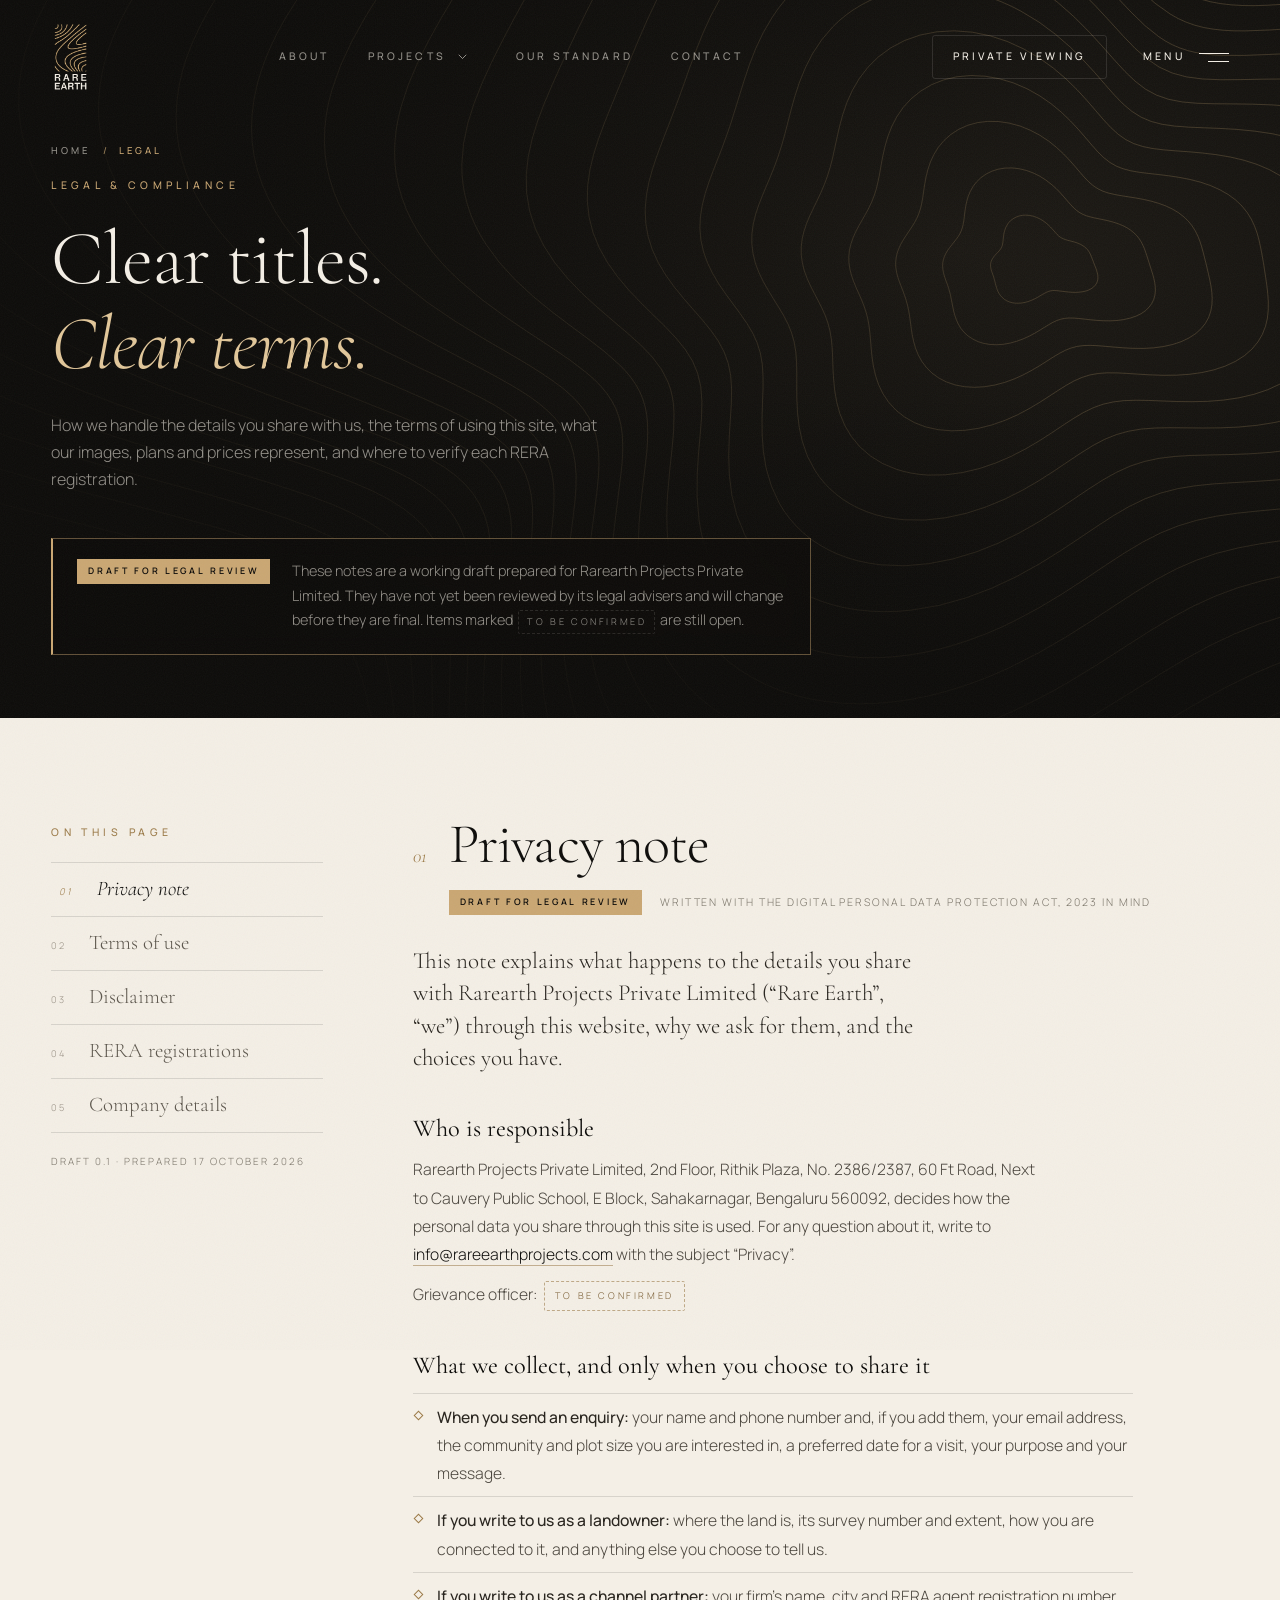
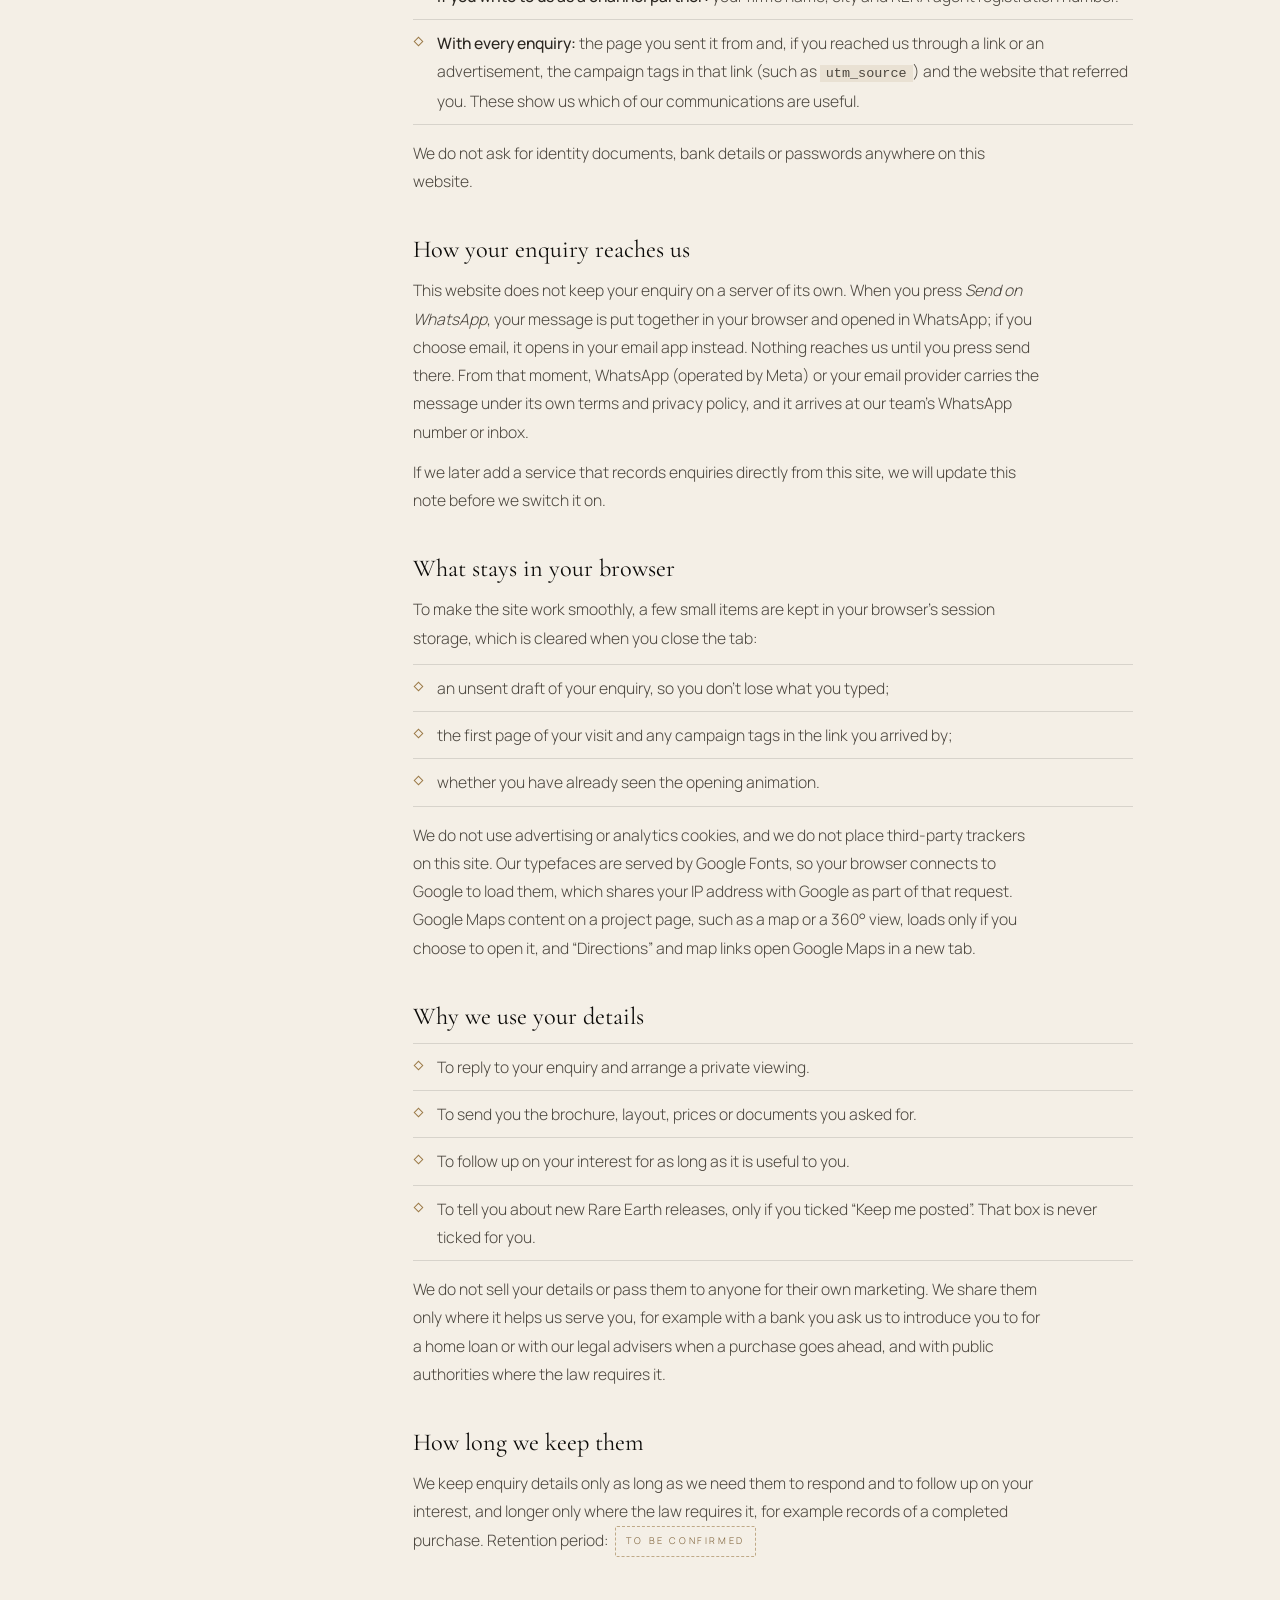
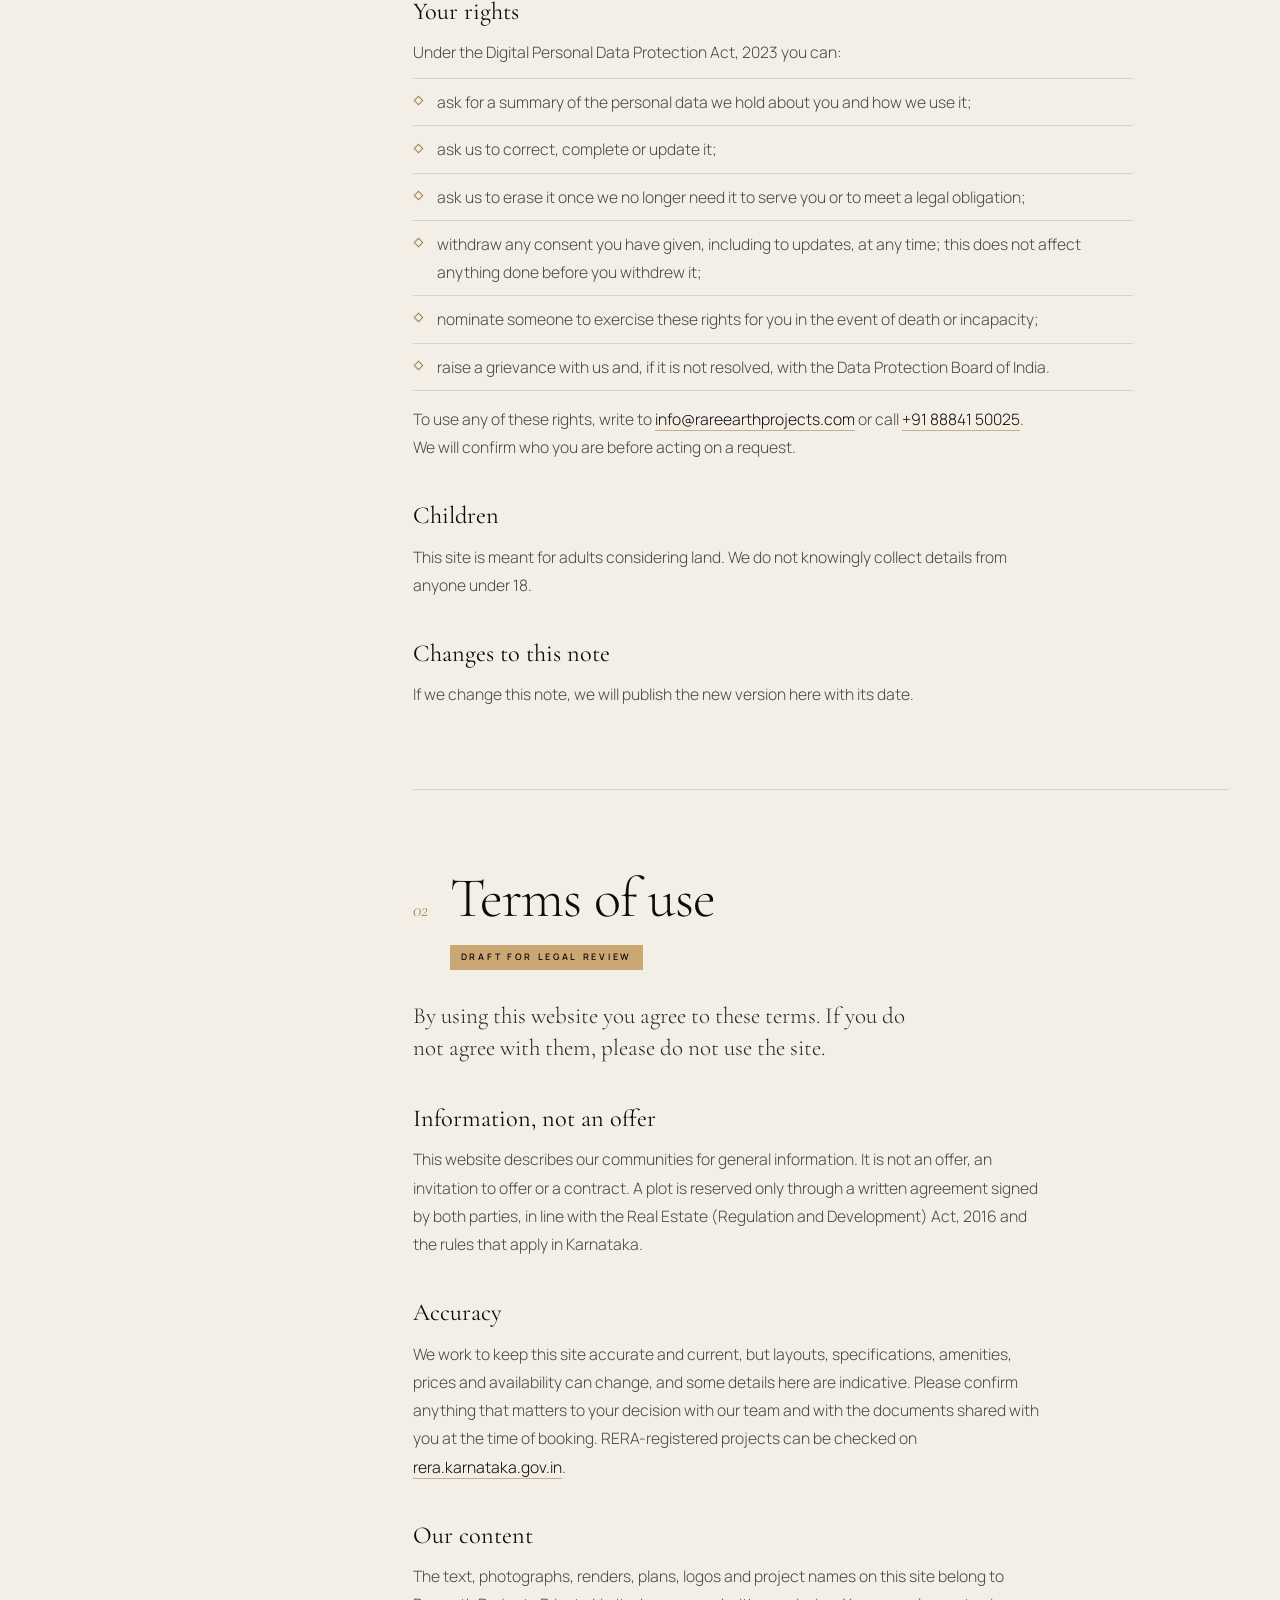
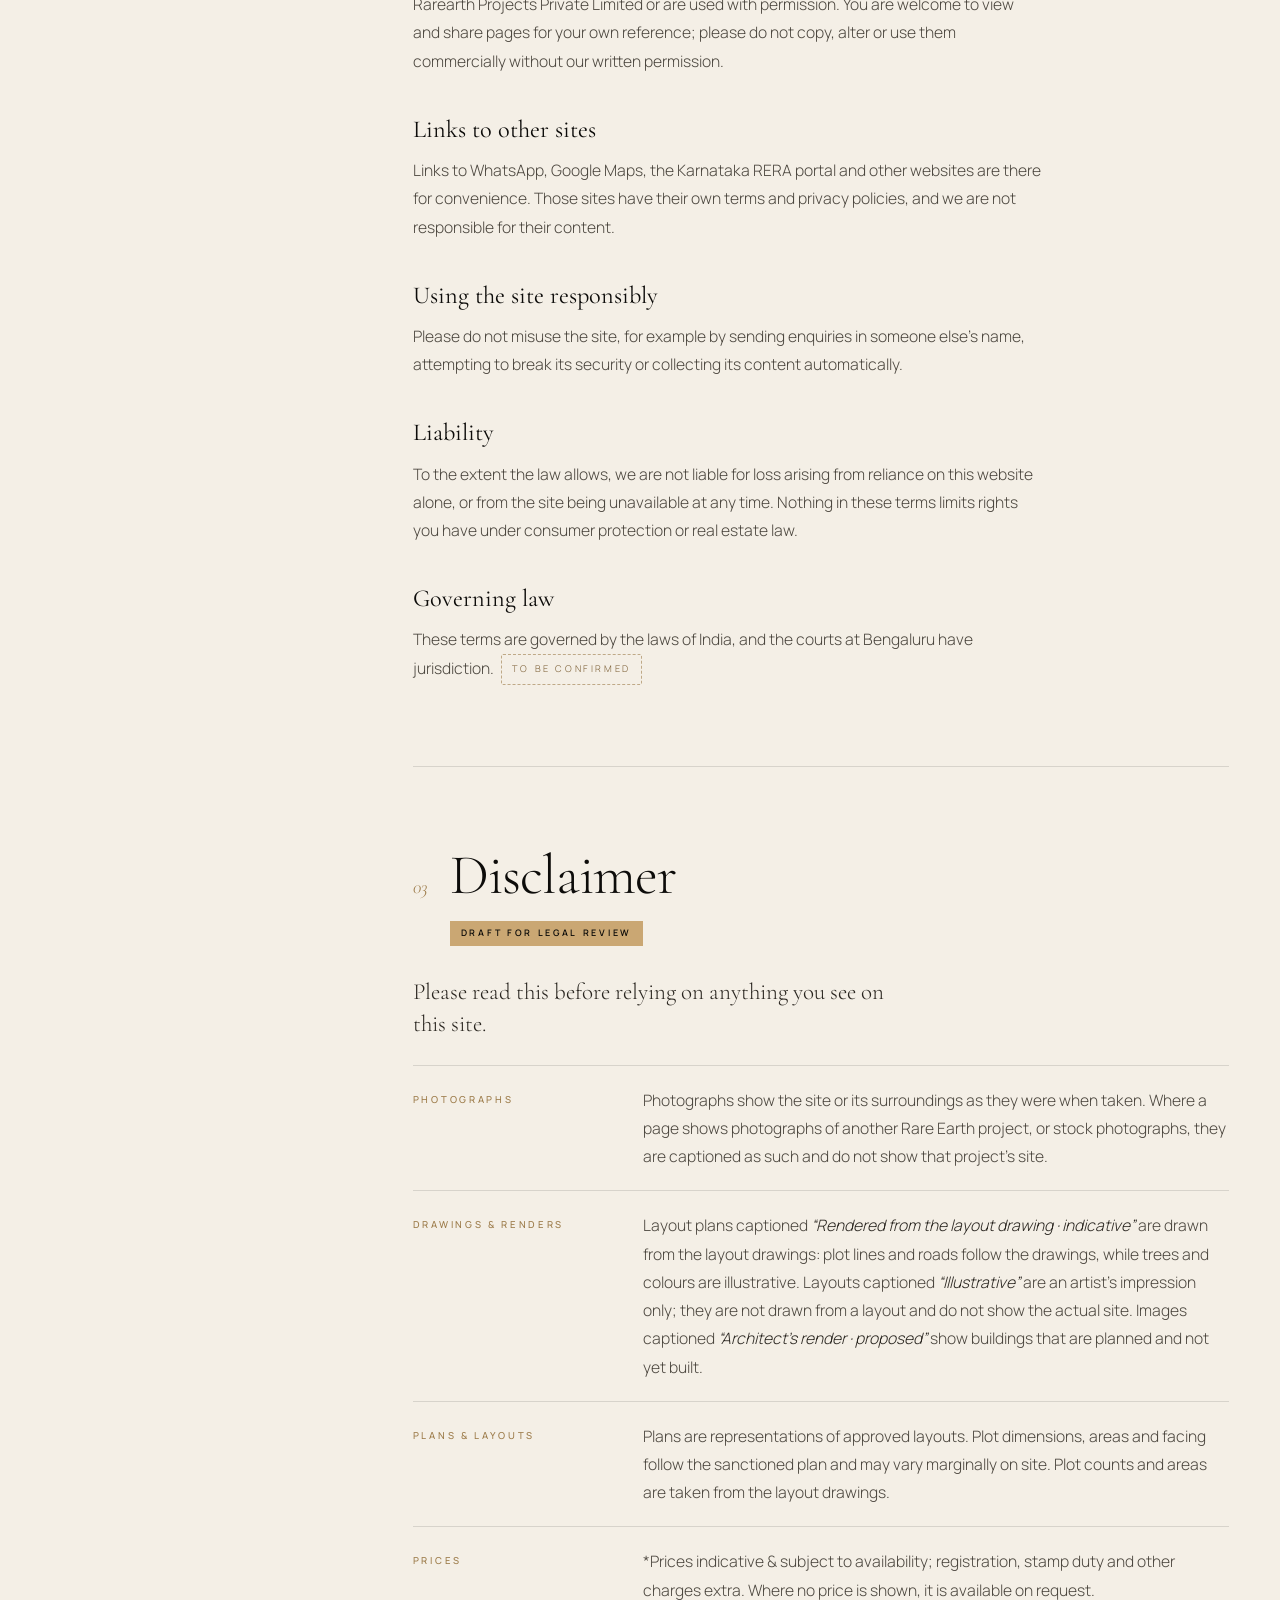
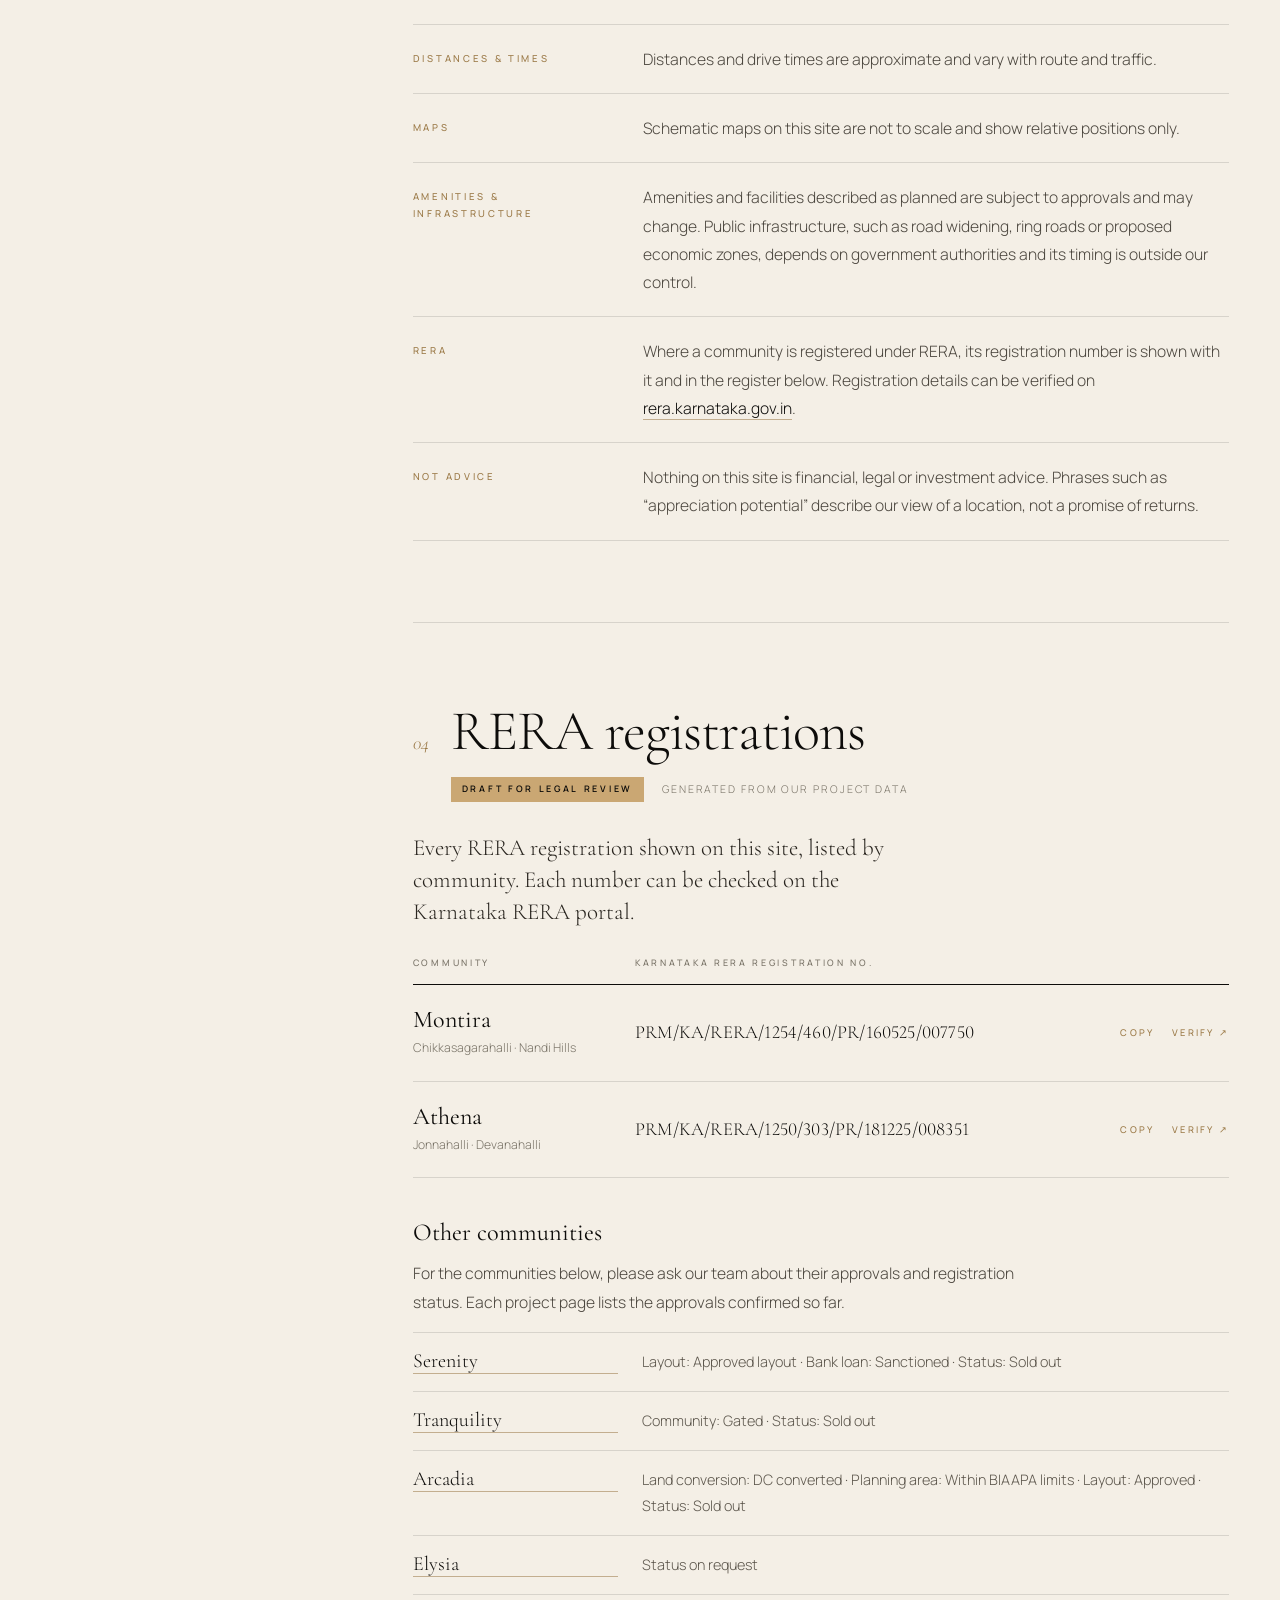
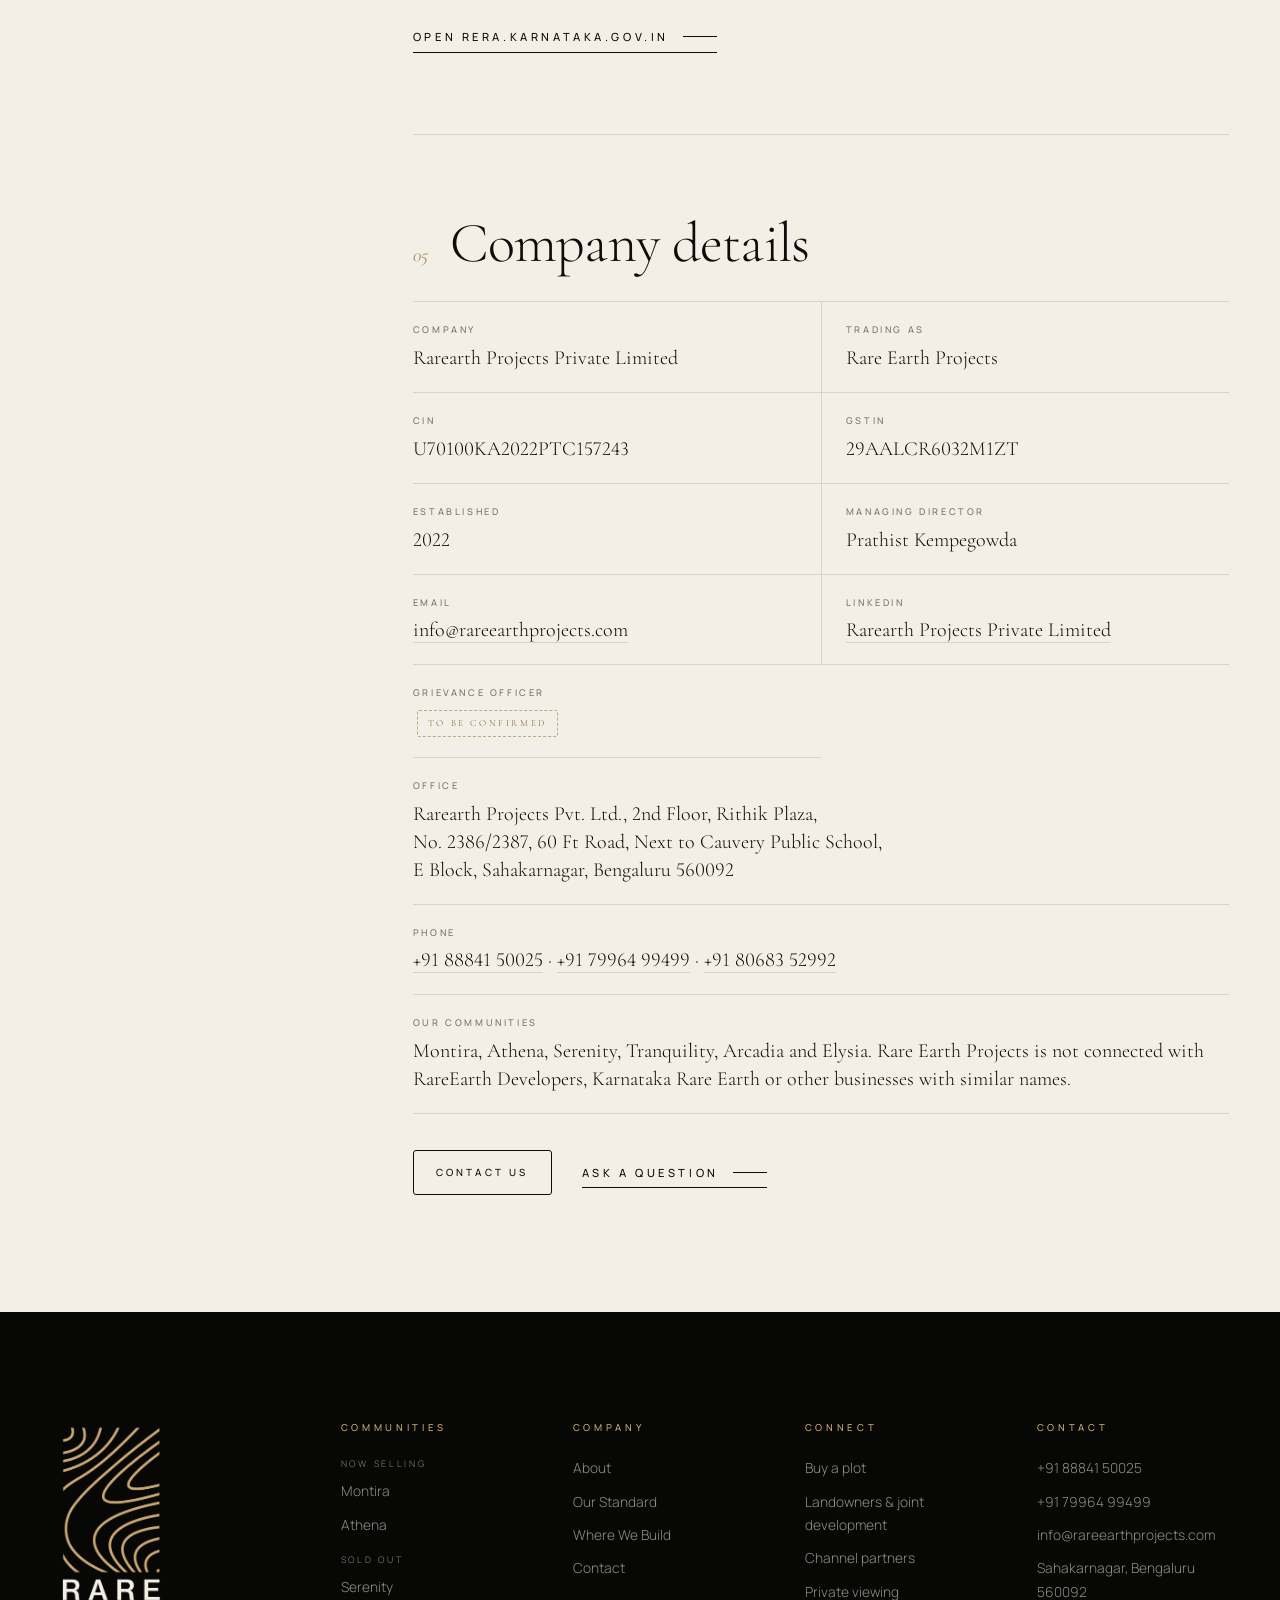
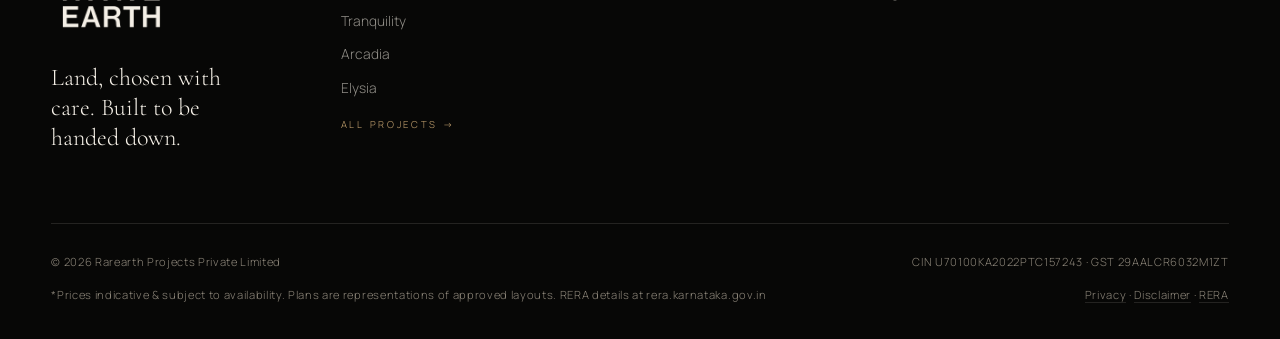
<file: legal/index.html>
<!doctype html>
<!--
  =====================================================================
  RARE EARTH PROJECTS · LEGAL  (served at /legal/)
  #privacy · #terms · #disclaimer · #rera · #company
  STATUS: DRAFT FOR LEGAL REVIEW. Every section is a working draft
  written for the owner's lawyer to review; items marked "To be
  confirmed" need an owner/lawyer decision before launch.
  The RERA register (#rera) and the company details are filled from
  assets/js/projects-data.js by assets/js/legal.js; the static HTML is
  the no-JS fallback and carries data-fact checks.
  =====================================================================
-->
<html lang="en" class="no-js">
<head>
<meta charset="utf-8">
<meta name="viewport" content="width=device-width, initial-scale=1">
<script>document.documentElement.classList.remove('no-js')</script>
<title>Privacy, Terms &amp; RERA Disclosures | Rare Earth Projects</title>
<meta name="description" content="Privacy note, terms of use, disclaimer and Karnataka RERA registrations for Rare Earth Projects (Rarearth Projects Private Limited), Bengaluru.">
<link rel="canonical" href="https://www.rareearthprojects.com/legal/">
<meta name="theme-color" content="#0d0c0a">
<meta property="og:type" content="website">
<meta property="og:locale" content="en_IN">
<meta property="og:site_name" content="Rare Earth Projects">
<meta property="og:title" content="Privacy, Terms &amp; RERA Disclosures | Rare Earth Projects">
<meta property="og:description" content="How we handle your details, the terms of this site, what our images and prices represent, and every RERA registration we hold.">
<meta property="og:url" content="https://www.rareearthprojects.com/legal/">
<meta property="og:image" content="https://www.rareearthprojects.com/assets/montira/aerial-sm.jpg">
<meta property="og:image:width" content="1200">
<meta property="og:image:height" content="675">
<meta property="og:image:alt" content="Aerial view of Montira beneath Nandi Hills">
<meta name="twitter:card" content="summary_large_image">
<link rel="icon" type="image/png" href="../assets/mark-gold.png">
<link rel="preconnect" href="https://fonts.googleapis.com">
<link rel="preconnect" href="https://fonts.gstatic.com" crossorigin>
<link href="https://fonts.googleapis.com/css2?family=Cormorant+Garamond:ital,wght@0,300;0,400;0,500;1,300;1,400&family=Manrope:wght@300;400;500;600&display=swap" rel="stylesheet">
<link rel="stylesheet" href="../assets/css/site.css">
<link rel="stylesheet" href="../assets/css/legal.css">

<script type="application/ld+json">
{"@context":"https://schema.org","@type":"Organization","name":"Rare Earth Projects","alternateName":["Rare Earth","Rarearth Projects"],"sameAs":["https://www.linkedin.com/company/rarearth-projects-private-limited/"],"legalName":"Rarearth Projects Private Limited","url":"https://www.rareearthprojects.com/","logo":"https://www.rareearthprojects.com/assets/logo-vertical.png","foundingDate":"2022","email":"info@rareearthprojects.com","telephone":"+91-88841-50025","taxID":"29AALCR6032M1ZT","identifier":{"@type":"PropertyValue","propertyID":"CIN","value":"U70100KA2022PTC157243"},"address":{"@type":"PostalAddress","streetAddress":"2nd Floor, Rithik Plaza, No. 2386/2387, 60 Ft Road, Next to Cauvery Public School, E Block, Sahakarnagar","addressLocality":"Bengaluru","postalCode":"560092","addressRegion":"Karnataka","addressCountry":"IN"}}
</script>
<script type="application/ld+json">
{"@context":"https://schema.org","@type":"BreadcrumbList","itemListElement":[{"@type":"ListItem","position":1,"name":"Home","item":"https://www.rareearthprojects.com/"},{"@type":"ListItem","position":2,"name":"Legal","item":"https://www.rareearthprojects.com/legal/"}]}
</script>
</head>
<body data-root="../" data-page="legal">
<div data-site="header"></div>
<noscript><nav class="wrap lgl-nsnav" aria-label="Primary"><a href="../">Rare Earth Projects</a> · <a href="../projects/">Projects</a> · <a href="../contact/">Contact</a></nav></noscript>

<main id="main">

<!-- =============== PAGE HEAD =============== -->
<section class="phead lgl-head" aria-labelledby="lgl-h1">
  <svg class="hero-field" data-contours data-seed="73" data-count="24" data-cx="1300" data-cy="380" data-size="1300" viewBox="0 0 1600 1000" preserveAspectRatio="xMidYMid slice" aria-hidden="true"></svg>
  <nav class="crumbs" aria-label="Breadcrumb"><ol class="wrap"><li><a href="../">Home</a></li><li aria-current="page">Legal</li></ol></nav>
  <div class="wrap">
    <span class="kicker rv">Legal &amp; Compliance</span>
    <h1 id="lgl-h1" class="display h-lg split"><span class="ln"><span>Clear titles.</span></span><span class="ln"><span><em>Clear terms.</em></span></span></h1>
    <p class="body-l rv d1">How we handle the details you share with us, the terms of using this site, what our images, plans and prices represent, and where to verify each RERA registration.</p>
    <div class="lgl-banner rv d2" role="note" aria-label="Draft notice">
      <span class="lgl-flag">Draft for legal review</span>
      <p>These notes are a working draft prepared for Rarearth Projects Private Limited. They have not yet been reviewed by its legal advisers and will change before they are final. Items marked <span class="tbc">To be confirmed</span> are still open.</p>
    </div>
  </div>
</section>

<!-- =============== BODY =============== -->
<section class="light lgl-body">
  <div class="wrap lgl-grid">

    <aside class="lgl-toc" aria-label="On this page">
      <span class="kicker">On this page</span>
      <ol id="lglToc">
        <li><a href="#privacy"><small>01</small>Privacy note</a></li>
        <li><a href="#terms"><small>02</small>Terms of use</a></li>
        <li><a href="#disclaimer"><small>03</small>Disclaimer</a></li>
        <li><a href="#rera"><small>04</small>RERA registrations</a></li>
        <li><a href="#company"><small>05</small>Company details</a></li>
      </ol>
      <p class="lgl-ver">Draft 0.1 · prepared 17 October 2026</p>
    </aside>

    <div class="lgl-doc">

      <!-- ================= 01 · PRIVACY ================= -->
      <article class="lgl-sec" id="privacy" aria-labelledby="privacy-h">
        <header class="lgl-sh">
          <span class="lgl-no">01</span>
          <h2 id="privacy-h" class="display">Privacy note</h2>
          <p class="lgl-meta"><span class="lgl-flag">Draft for legal review</span><span>Written with the Digital Personal Data Protection Act, 2023 in mind</span></p>
        </header>
        <p class="lgl-lead">This note explains what happens to the details you share with Rarearth Projects Private Limited (“Rare Earth”, “we”) through this website, why we ask for them, and the choices you have.</p>

        <h3>Who is responsible</h3>
        <p>Rarearth Projects Private Limited, <span data-cfg="officeInline">2nd Floor, Rithik Plaza, No. 2386/2387, 60 Ft Road, Next to Cauvery Public School, E Block, Sahakarnagar, Bengaluru 560092</span>, decides how the personal data you share through this site is used. For any question about it, write to <a data-cfg="emailLink" href="mailto:info@rareearthprojects.com?subject=Privacy">info@rareearthprojects.com</a> with the subject “Privacy”.</p>
        <p>Grievance officer: <span class="tbc">To be confirmed</span></p>

        <h3>What we collect, and only when you choose to share it</h3>
        <ul class="lgl-list">
          <li><b>When you send an enquiry:</b> your name and phone number and, if you add them, your email address, the community and plot size you are interested in, a preferred date for a visit, your purpose and your message.</li>
          <li><b>If you write to us as a landowner:</b> where the land is, its survey number and extent, how you are connected to it, and anything else you choose to tell us.</li>
          <li><b>If you write to us as a channel partner:</b> your firm’s name, city and RERA agent registration number.</li>
          <li><b>With every enquiry:</b> the page you sent it from and, if you reached us through a link or an advertisement, the campaign tags in that link (such as <code>utm_source</code>) and the website that referred you. These show us which of our communications are useful.</li>
        </ul>
        <p>We do not ask for identity documents, bank details or passwords anywhere on this website.</p>

        <h3>How your enquiry reaches us</h3>
        <p>This website does not keep your enquiry on a server of its own. When you press <em>Send on WhatsApp</em>, your message is put together in your browser and opened in WhatsApp; if you choose email, it opens in your email app instead. Nothing reaches us until you press send there. From that moment, WhatsApp (operated by Meta) or your email provider carries the message under its own terms and privacy policy, and it arrives at our team’s WhatsApp number or inbox.</p>
        <p>If we later add a service that records enquiries directly from this site, we will update this note before we switch it on.</p>

        <h3>What stays in your browser</h3>
        <p>To make the site work smoothly, a few small items are kept in your browser’s session storage, which is cleared when you close the tab:</p>
        <ul class="lgl-list">
          <li>an unsent draft of your enquiry, so you don’t lose what you typed;</li>
          <li>the first page of your visit and any campaign tags in the link you arrived by;</li>
          <li>whether you have already seen the opening animation.</li>
        </ul>
        <p>We do not use advertising or analytics cookies, and we do not place third-party trackers on this site. Our typefaces are served by Google Fonts, so your browser connects to Google to load them, which shares your IP address with Google as part of that request. Google Maps content on a project page, such as a map or a 360° view, loads only if you choose to open it, and “Directions” and map links open Google Maps in a new tab.</p>

        <h3>Why we use your details</h3>
        <ul class="lgl-list">
          <li>To reply to your enquiry and arrange a private viewing.</li>
          <li>To send you the brochure, layout, prices or documents you asked for.</li>
          <li>To follow up on your interest for as long as it is useful to you.</li>
          <li>To tell you about new Rare Earth releases, only if you ticked “Keep me posted”. That box is never ticked for you.</li>
        </ul>
        <p>We do not sell your details or pass them to anyone for their own marketing. We share them only where it helps us serve you, for example with a bank you ask us to introduce you to for a home loan or with our legal advisers when a purchase goes ahead, and with public authorities where the law requires it.</p>

        <h3>How long we keep them</h3>
        <p>We keep enquiry details only as long as we need them to respond and to follow up on your interest, and longer only where the law requires it, for example records of a completed purchase. Retention period: <span class="tbc">To be confirmed</span></p>

        <h3>Your rights</h3>
        <p>Under the Digital Personal Data Protection Act, 2023 you can:</p>
        <ul class="lgl-list">
          <li>ask for a summary of the personal data we hold about you and how we use it;</li>
          <li>ask us to correct, complete or update it;</li>
          <li>ask us to erase it once we no longer need it to serve you or to meet a legal obligation;</li>
          <li>withdraw any consent you have given, including to updates, at any time; this does not affect anything done before you withdrew it;</li>
          <li>nominate someone to exercise these rights for you in the event of death or incapacity;</li>
          <li>raise a grievance with us and, if it is not resolved, with the Data Protection Board of India.</li>
        </ul>
        <p>To use any of these rights, write to <a data-cfg="emailLink" href="mailto:info@rareearthprojects.com?subject=Privacy">info@rareearthprojects.com</a> or call <a data-cfg="phone0" href="tel:+918884150025">+91 88841 50025</a>. We will confirm who you are before acting on a request.</p>

        <h3>Children</h3>
        <p>This site is meant for adults considering land. We do not knowingly collect details from anyone under 18.</p>

        <h3>Changes to this note</h3>
        <p>If we change this note, we will publish the new version here with its date.</p>
      </article>

      <!-- ================= 02 · TERMS ================= -->
      <article class="lgl-sec" id="terms" aria-labelledby="terms-h">
        <header class="lgl-sh">
          <span class="lgl-no">02</span>
          <h2 id="terms-h" class="display">Terms of use</h2>
          <p class="lgl-meta"><span class="lgl-flag">Draft for legal review</span></p>
        </header>
        <p class="lgl-lead">By using this website you agree to these terms. If you do not agree with them, please do not use the site.</p>

        <h3>Information, not an offer</h3>
        <p>This website describes our communities for general information. It is not an offer, an invitation to offer or a contract. A plot is reserved only through a written agreement signed by both parties, in line with the Real Estate (Regulation and Development) Act, 2016 and the rules that apply in Karnataka.</p>

        <h3>Accuracy</h3>
        <p>We work to keep this site accurate and current, but layouts, specifications, amenities, prices and availability can change, and some details here are indicative. Please confirm anything that matters to your decision with our team and with the documents shared with you at the time of booking. RERA-registered projects can be checked on <a data-cfg="reraLink" href="https://rera.karnataka.gov.in/" target="_blank" rel="noopener">rera.karnataka.gov.in</a>.</p>

        <h3>Our content</h3>
        <p>The text, photographs, renders, plans, logos and project names on this site belong to Rarearth Projects Private Limited or are used with permission. You are welcome to view and share pages for your own reference; please do not copy, alter or use them commercially without our written permission.</p>

        <h3>Links to other sites</h3>
        <p>Links to WhatsApp, Google Maps, the Karnataka RERA portal and other websites are there for convenience. Those sites have their own terms and privacy policies, and we are not responsible for their content.</p>

        <h3>Using the site responsibly</h3>
        <p>Please do not misuse the site, for example by sending enquiries in someone else’s name, attempting to break its security or collecting its content automatically.</p>

        <h3>Liability</h3>
        <p>To the extent the law allows, we are not liable for loss arising from reliance on this website alone, or from the site being unavailable at any time. Nothing in these terms limits rights you have under consumer protection or real estate law.</p>

        <h3>Governing law</h3>
        <p>These terms are governed by the laws of India, and the courts at Bengaluru have jurisdiction. <span class="tbc">To be confirmed</span></p>
      </article>

      <!-- ================= 03 · DISCLAIMER ================= -->
      <article class="lgl-sec" id="disclaimer" aria-labelledby="disclaimer-h">
        <header class="lgl-sh">
          <span class="lgl-no">03</span>
          <h2 id="disclaimer-h" class="display">Disclaimer</h2>
          <p class="lgl-meta"><span class="lgl-flag">Draft for legal review</span></p>
        </header>
        <p class="lgl-lead">Please read this before relying on anything you see on this site.</p>

        <dl class="lgl-dl">
          <div><dt>Photographs</dt><dd>Photographs show the site or its surroundings as they were when taken. Where a page shows photographs of another Rare Earth project, or stock photographs, they are captioned as such and do not show that project's site.</dd></div>
          <div><dt>Drawings &amp; renders</dt><dd>Layout plans captioned <em>“Rendered from the layout drawing · indicative”</em> are drawn from the layout drawings: plot lines and roads follow the drawings, while trees and colours are illustrative. Layouts captioned <em>“Illustrative”</em> are an artist’s impression only; they are not drawn from a layout and do not show the actual site. Images captioned <em>“Architect’s render · proposed”</em> show buildings that are planned and not yet built.</dd></div>
          <div><dt>Plans &amp; layouts</dt><dd>Plans are representations of approved layouts. Plot dimensions, areas and facing follow the sanctioned plan and may vary marginally on site. Plot counts and areas are taken from the layout drawings.</dd></div>
          <div><dt>Prices</dt><dd><span data-cfg="priceNote">*Prices indicative &amp; subject to availability; registration, stamp duty and other charges extra.</span> Where no price is shown, it is available on request.</dd></div>
          <div><dt>Distances &amp; times</dt><dd>Distances and drive times are approximate and vary with route and traffic.</dd></div>
          <div><dt>Maps</dt><dd>Schematic maps on this site are not to scale and show relative positions only.</dd></div>
          <div><dt>Amenities &amp; infrastructure</dt><dd>Amenities and facilities described as planned are subject to approvals and may change. Public infrastructure, such as road widening, ring roads or proposed economic zones, depends on government authorities and its timing is outside our control.</dd></div>
          <div><dt>RERA</dt><dd>Where a community is registered under RERA, its registration number is shown with it and in the register below. Registration details can be verified on <a data-cfg="reraLink" href="https://rera.karnataka.gov.in/" target="_blank" rel="noopener">rera.karnataka.gov.in</a>.</dd></div>
          <div><dt>Not advice</dt><dd>Nothing on this site is financial, legal or investment advice. Phrases such as “appreciation potential” describe our view of a location, not a promise of returns.</dd></div>
        </dl>
      </article>

      <!-- ================= 04 · RERA ================= -->
      <article class="lgl-sec" id="rera" aria-labelledby="rera-h">
        <header class="lgl-sh">
          <span class="lgl-no">04</span>
          <h2 id="rera-h" class="display">RERA registrations</h2>
          <p class="lgl-meta"><span class="lgl-flag">Draft for legal review</span><span>Generated from our project data</span></p>
        </header>
        <p class="lgl-lead">Every RERA registration shown on this site, listed by community. Each number can be checked on the Karnataka RERA portal.</p>

        <!-- legal.js rebuilds this table from projects-data.js -->
        <div class="lgl-tw">
          <table class="lgl-table" id="reraRegister">
            <caption class="sr-only">Karnataka RERA registrations</caption>
            <thead><tr><th scope="col">Community</th><th scope="col">Karnataka RERA registration no.</th><th scope="col"><span class="sr-only">Actions</span></th></tr></thead>
            <tbody>
              <tr><th scope="row"><a href="../projects/montira/">Montira</a><small>Chikkasagarahalli · Nandi Hills</small></th><td class="rn" data-fact="montira:rera">PRM/KA/RERA/1254/460/PR/160525/007750</td><td class="la"><a href="https://rera.karnataka.gov.in/" target="_blank" rel="noopener">Verify ↗</a></td></tr>
              <tr><th scope="row"><a href="../projects/athena/">Athena</a><small>Jonnahalli · Devanahalli</small></th><td class="rn" data-fact="athena:rera">PRM/KA/RERA/1250/303/PR/181225/008351</td><td class="la"><a href="https://rera.karnataka.gov.in/" target="_blank" rel="noopener">Verify ↗</a></td></tr>
            </tbody>
          </table>
        </div>

        <h3>Other communities</h3>
        <p>For the communities below, please ask our team about their approvals and registration status. Each project page lists the approvals confirmed so far.</p>
        <ul class="lgl-others" id="reraOthers">
          <li><a href="../projects/serenity/">Serenity</a><span>Layout: Approved layout · Bank loan: Sanctioned · Registration: Ready for registration</span></li>
          <li><a href="../projects/tranquility/">Tranquility</a><span>Community: Gated · Registration: Ready for registration</span></li>
          <li><a href="../projects/arcadia/">Arcadia</a><span>Land conversion: DC converted · Planning area: Within BIAAPA limits · Layout: Approved · Bank loan: Available · Registration: Ready for registration</span></li>
        </ul>
        <p class="lgl-small"><a class="link" data-cfg="reraLink" href="https://rera.karnataka.gov.in/" target="_blank" rel="noopener">Open rera.karnataka.gov.in <span class="ln"></span></a></p>
      </article>

      <!-- ================= 05 · COMPANY ================= -->
      <article class="lgl-sec" id="company" aria-labelledby="company-h">
        <header class="lgl-sh">
          <span class="lgl-no">05</span>
          <h2 id="company-h" class="display">Company details</h2>
        </header>
        <dl class="lgl-co">
          <div><dt>Company</dt><dd data-cfg="company">Rarearth Projects Private Limited</dd></div>
          <div><dt>Trading as</dt><dd data-cfg="brand">Rare Earth Projects</dd></div>
          <div><dt>CIN</dt><dd data-cfg="cin">U70100KA2022PTC157243</dd></div>
          <div><dt>GSTIN</dt><dd data-cfg="gst">29AALCR6032M1ZT</dd></div>
          <div><dt>Established</dt><dd data-cfg="established">2022</dd></div>
          <div><dt>Managing Director</dt><dd data-cfg="md">Prathist Kempegowda</dd></div>
          <div><dt>Email</dt><dd><a data-cfg="emailPlain" href="mailto:info@rareearthprojects.com">info@rareearthprojects.com</a></dd></div>
          <div><dt>LinkedIn</dt><dd><a href="https://www.linkedin.com/company/rarearth-projects-private-limited/" target="_blank" rel="noopener">Rarearth Projects Private Limited</a></dd></div>
          <div><dt>Grievance officer</dt><dd><span class="tbc">To be confirmed</span></dd></div>
          <div class="full"><dt>Office</dt><dd data-cfg="officeLines">Rarearth Projects Pvt. Ltd., 2nd Floor, Rithik Plaza,<br> No. 2386/2387, 60 Ft Road, Next to Cauvery Public School,<br> E Block, Sahakarnagar, Bengaluru 560092</dd></div>
          <div class="full"><dt>Phone</dt><dd data-cfg="phones"><a href="tel:+918884150025">+91 88841 50025</a> · <a href="tel:+917996499499">+91 79964 99499</a> · <a href="tel:+918068352992">+91 80683 52992</a></dd></div>
          <div class="full"><dt>Our communities</dt><dd>Montira, Athena, Serenity, Tranquility, Arcadia and Elysia. Rare Earth Projects is not connected with RareEarth Developers, Karnataka Rare Earth or other businesses with similar names.</dd></div>
        </dl>
        <div class="lgl-acts">
          <a class="pill sm" href="../contact/">Contact us</a>
          <button type="button" class="link" data-enquire="general" data-project="" data-source="legal">Ask a question <span class="ln"></span></button>
        </div>
      </article>

    </div>
  </div>
</section>

</main>
<div data-site="footer"></div>
<noscript><footer class="ns-ft"><div class="wrap"><p>© Rarearth Projects Private Limited · CIN U70100KA2022PTC157243 · GST 29AALCR6032M1ZT</p></div></footer></noscript>

<script src="../assets/js/projects-data.js" defer></script>
<script src="../assets/js/site.js" defer></script>
<script src="../assets/js/enquiry.js" defer></script>
<script src="../assets/js/legal.js" defer></script>
</body>
</html>
</file>
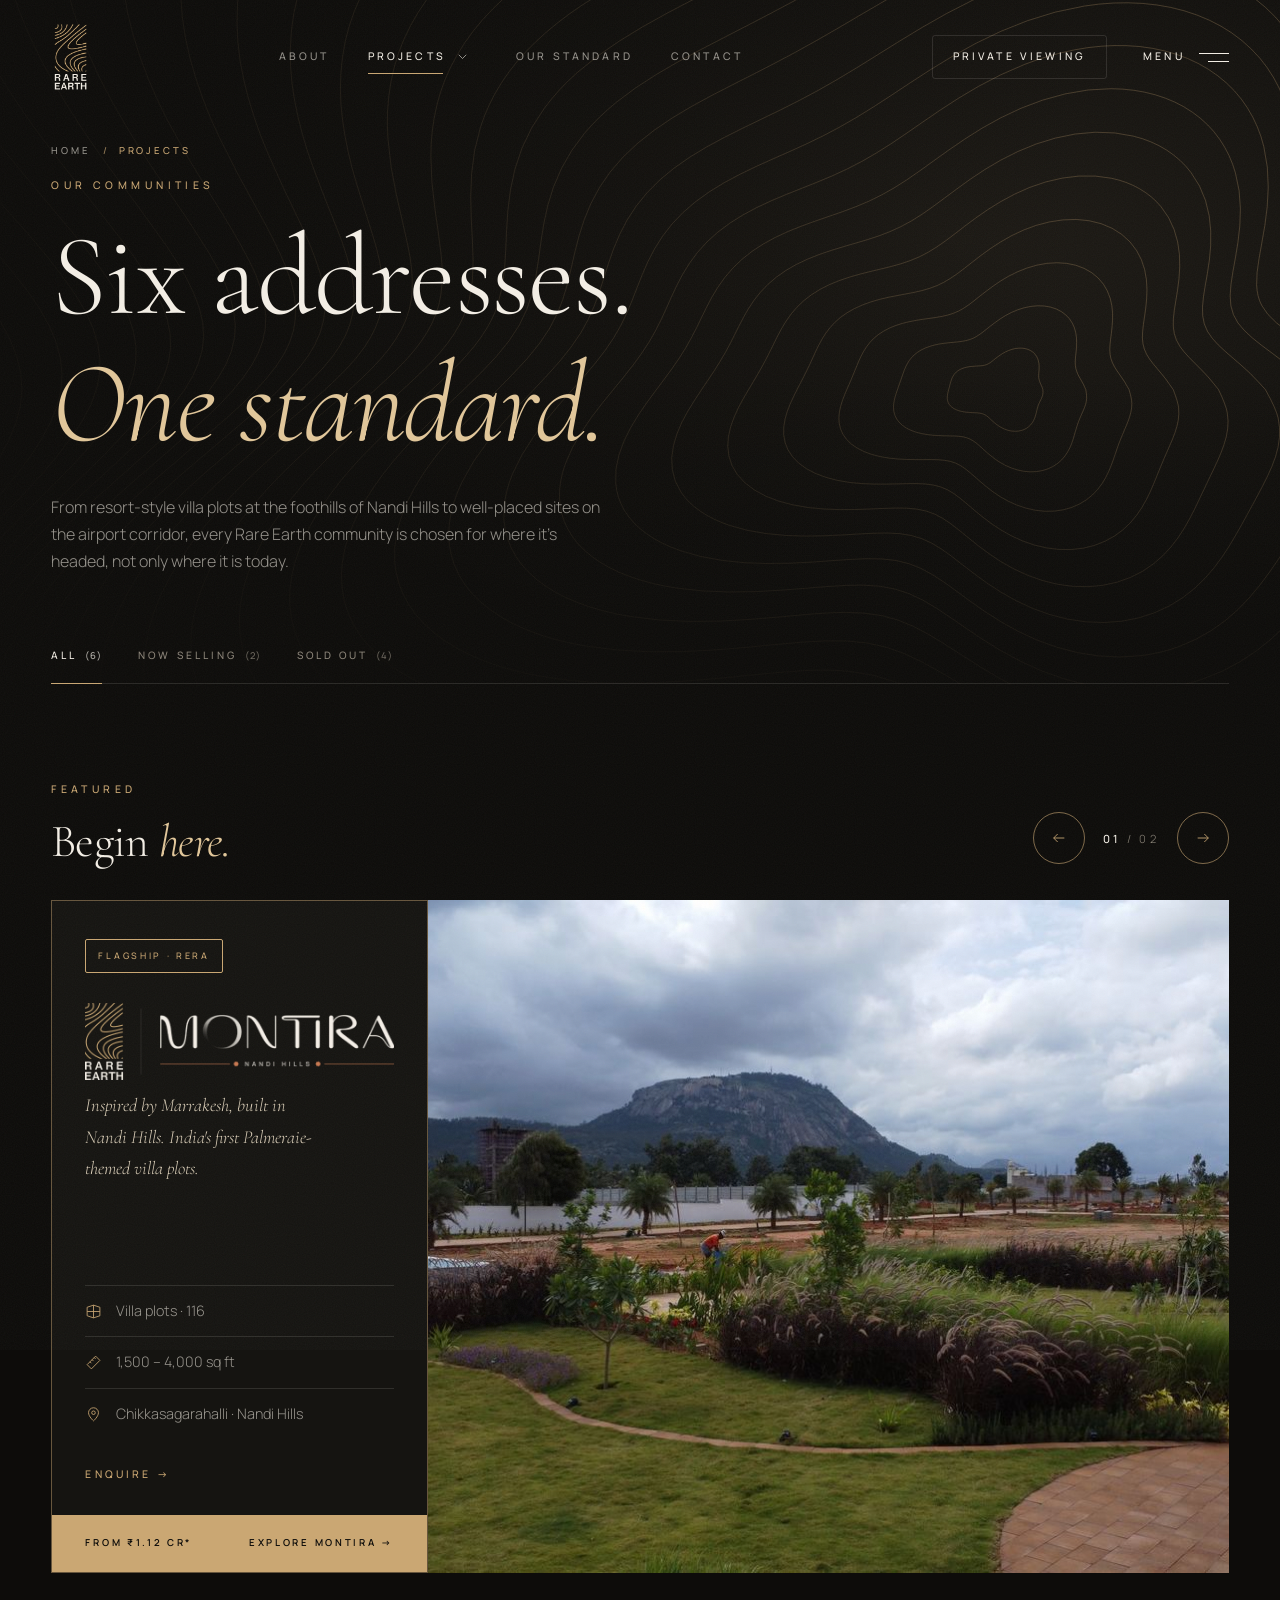
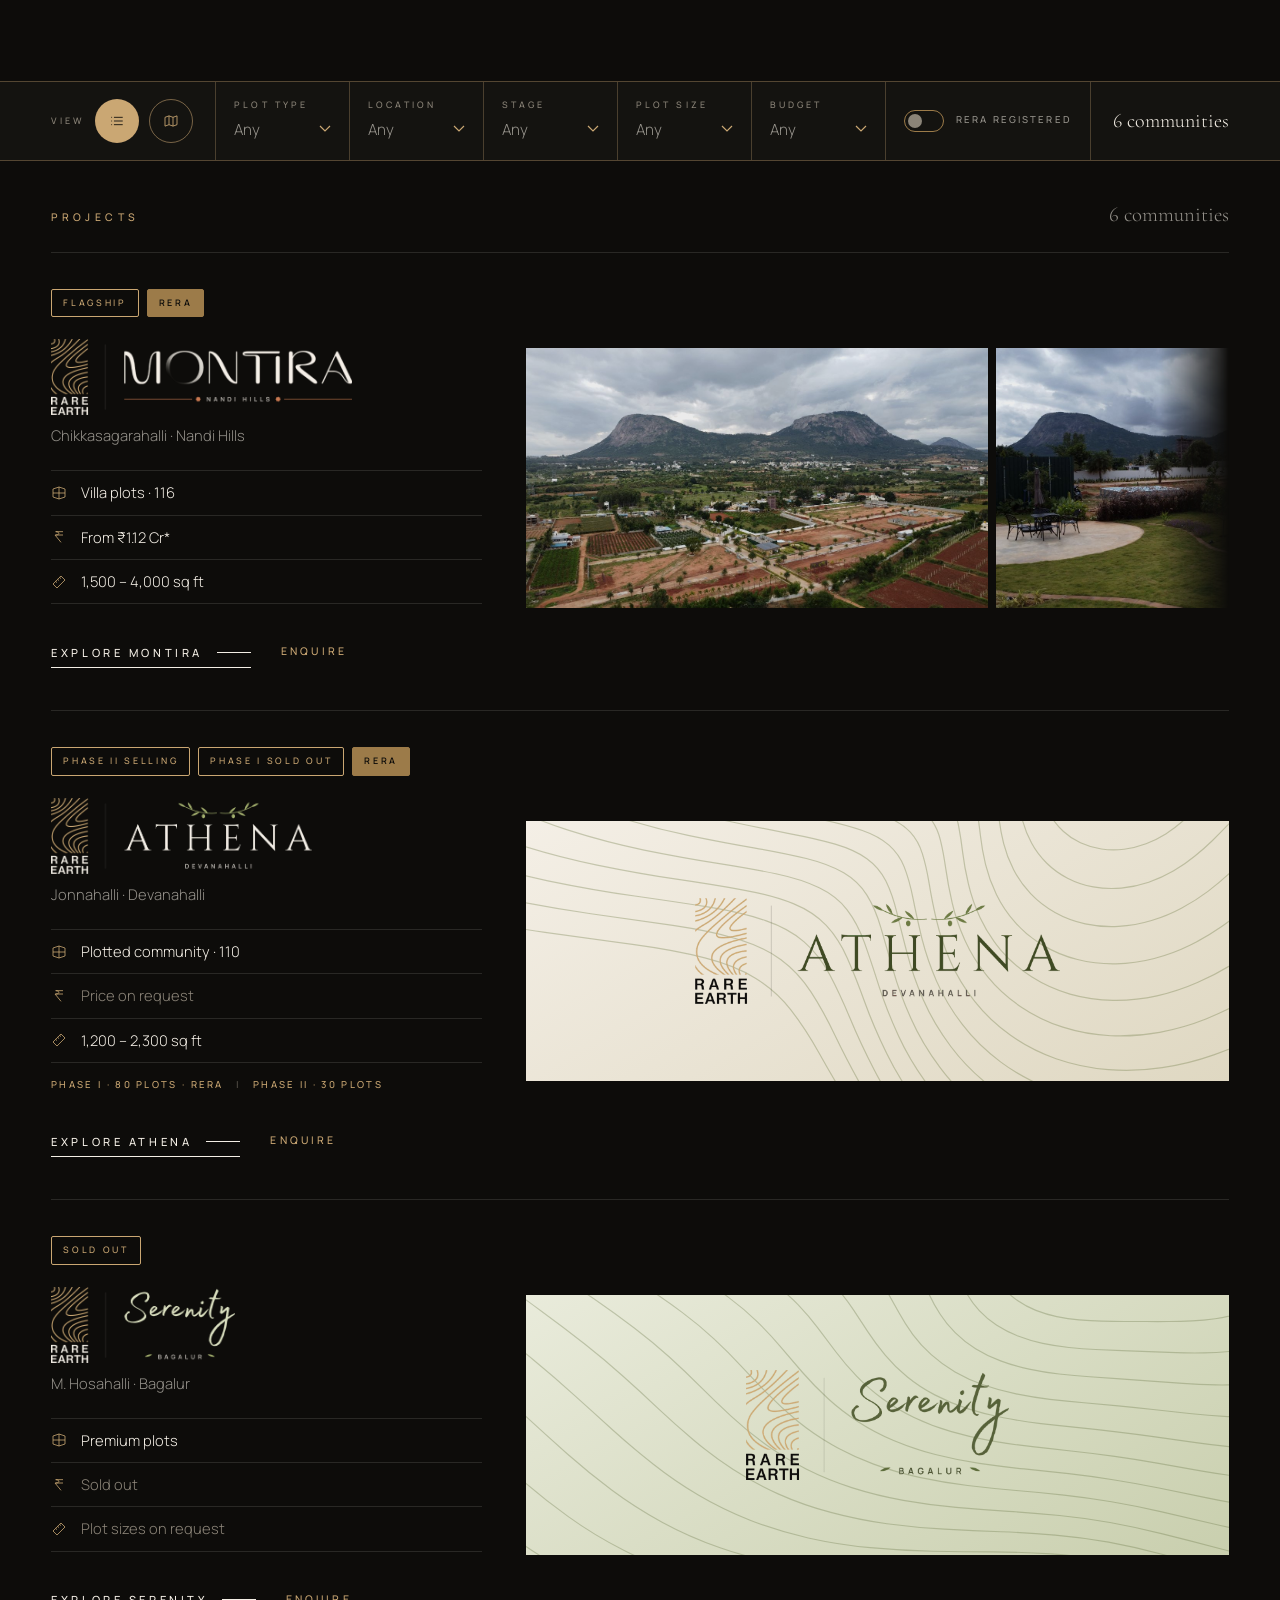
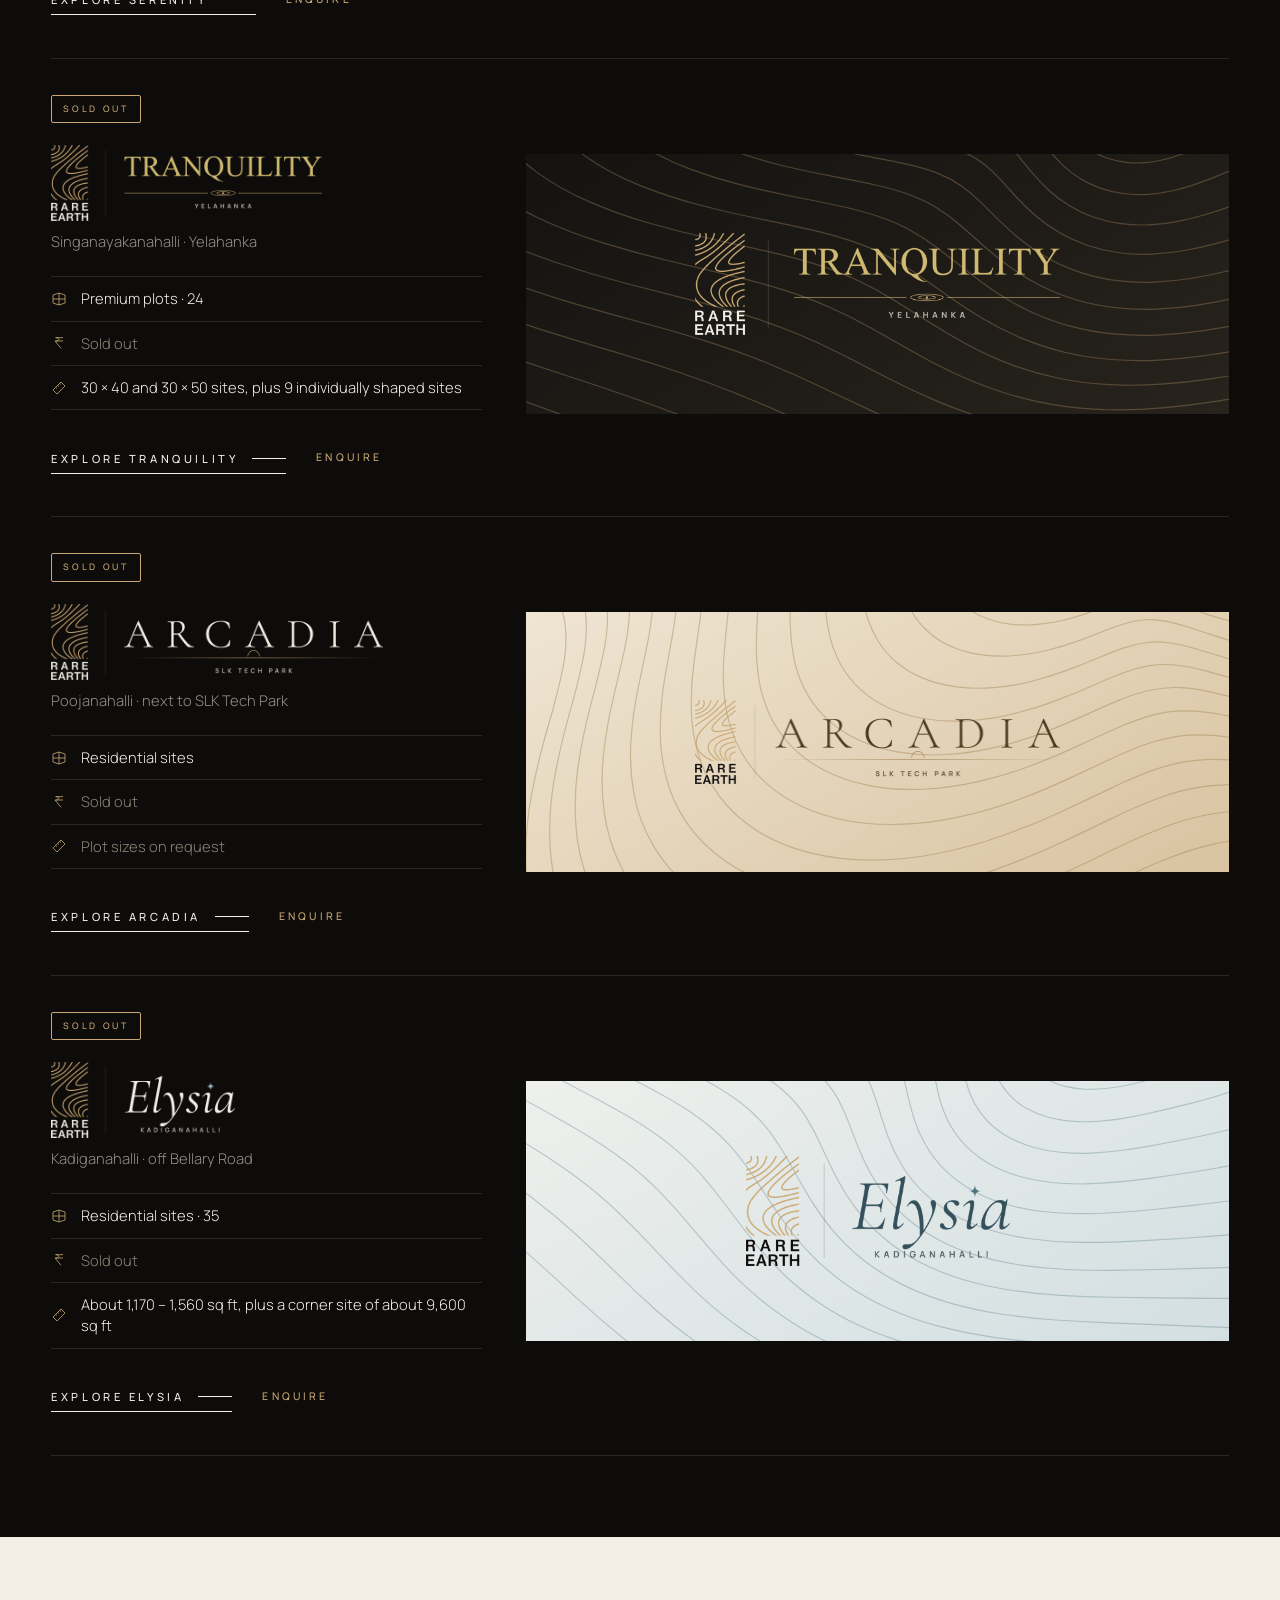
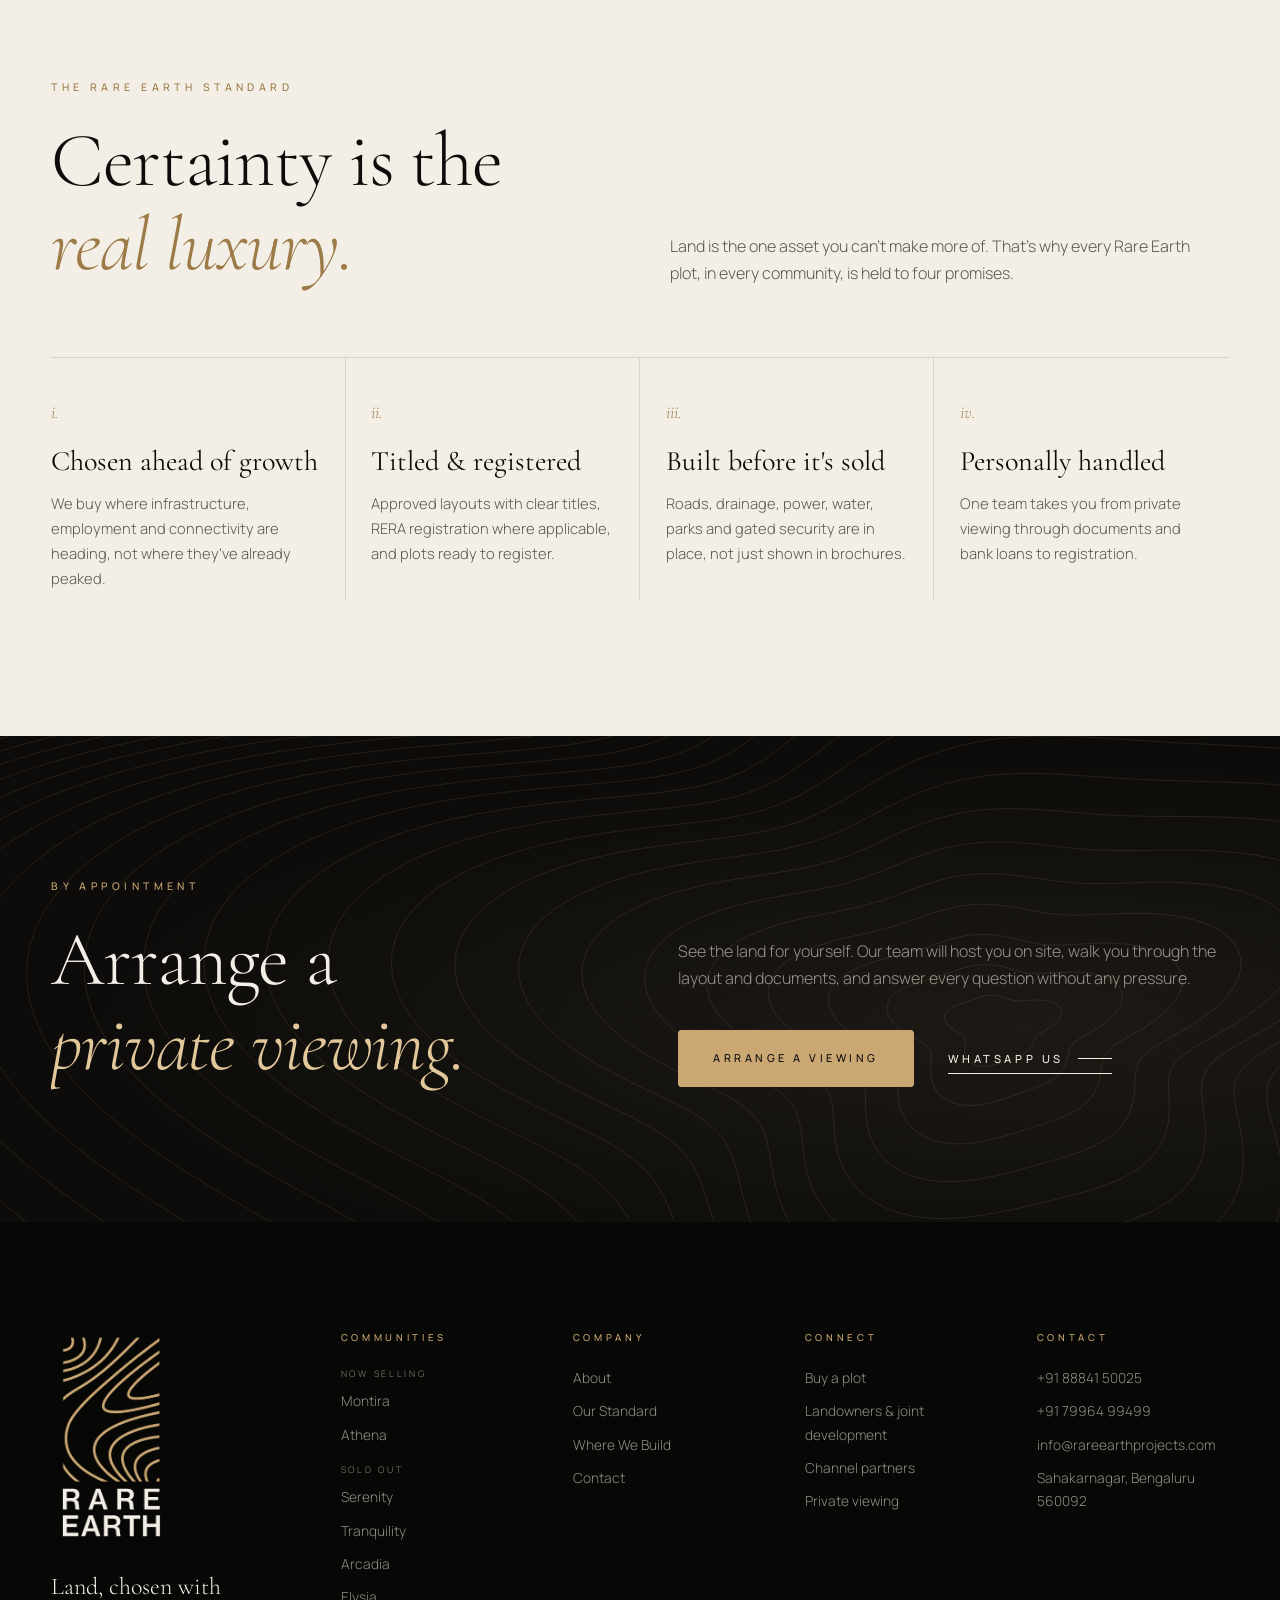
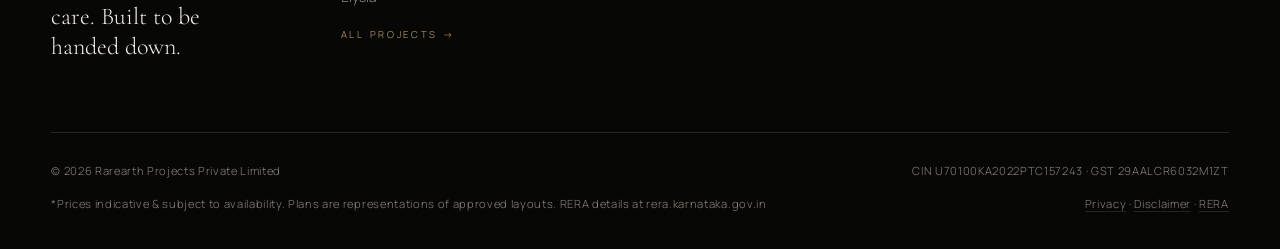
<file: projects/index.html>
<!doctype html>
<!--
  =====================================================================
  RARE EARTH PROJECTS · PROJECTS LISTING  (served at /projects/)
  Everything below the page head is generated by assets/js/listing.js
  from assets/js/projects-data.js (window.RE_PROJECTS / RE_CONFIG):
  filter bar, chips, list rows, map view, empty state, "also worth a
  look" row and the mobile filter sheet. Filters are URL-synced:
    ?type= &loc= &stage= &size= &budget= &rera=1 &view=list|map
  The featured band is rendered by site.js from [data-featured].
  =====================================================================
-->
<html lang="en" class="no-js">
<head>
<meta charset="utf-8">
<meta name="viewport" content="width=device-width, initial-scale=1">
<script>document.documentElement.classList.remove('no-js')</script>
<title>Plotted Communities in North Bengaluru | Rare Earth Projects</title>
<meta name="description" content="Montira villa plots at Nandi Hills and Athena plots in Devanahalli are selling now. See all six Rare Earth communities across north Bengaluru on one map.">
<link rel="canonical" href="https://www.rareearthprojects.com/projects/">
<meta name="theme-color" content="#0d0c0a">
<meta property="og:type" content="website">
<meta property="og:locale" content="en_IN">
<meta property="og:site_name" content="Rare Earth Projects">
<meta property="og:title" content="Projects | Rare Earth Projects">
<meta property="og:description" content="Six addresses. One standard. Villa plots and plotted communities around Bengaluru, from the foothills of Nandi Hills to the airport corridor.">
<meta property="og:url" content="https://www.rareearthprojects.com/projects/">
<meta property="og:image" content="https://www.rareearthprojects.com/assets/montira/aerial-sm.jpg">
<meta property="og:image:width" content="1200">
<meta property="og:image:height" content="675">
<meta property="og:image:alt" content="Aerial view of Montira beneath Nandi Hills">
<meta name="twitter:card" content="summary_large_image">
<link rel="icon" type="image/png" href="../assets/mark-gold.png">
<link rel="preconnect" href="https://fonts.googleapis.com">
<link rel="preconnect" href="https://fonts.gstatic.com" crossorigin>
<link href="https://fonts.googleapis.com/css2?family=Cormorant+Garamond:ital,wght@0,300;0,400;0,500;1,300;1,400&family=Manrope:wght@300;400;500;600&display=swap" rel="stylesheet">
<link rel="stylesheet" href="../assets/css/site.css">
<link rel="stylesheet" href="../assets/css/listing.css">

<script type="application/ld+json">
{"@context":"https://schema.org","@type":"Organization","name":"Rare Earth Projects","alternateName":["Rare Earth","Rarearth Projects"],"sameAs":["https://www.linkedin.com/company/rarearth-projects-private-limited/"],"legalName":"Rarearth Projects Private Limited","url":"https://www.rareearthprojects.com/","logo":"https://www.rareearthprojects.com/assets/logo-vertical.png","email":"info@rareearthprojects.com","telephone":"+91-88841-50025","address":{"@type":"PostalAddress","streetAddress":"2nd Floor, Rithik Plaza, No. 2386/2387, 60 Ft Road, E Block, Sahakarnagar","addressLocality":"Bengaluru","postalCode":"560092","addressRegion":"Karnataka","addressCountry":"IN"}}
</script>
<script type="application/ld+json">
{"@context":"https://schema.org","@type":"BreadcrumbList","itemListElement":[{"@type":"ListItem","position":1,"name":"Home","item":"https://www.rareearthprojects.com/"},{"@type":"ListItem","position":2,"name":"Projects","item":"https://www.rareearthprojects.com/projects/"}]}
</script>
<script type="application/ld+json">
{"@context":"https://schema.org","@type":"CollectionPage","name":"Rare Earth Projects · Our Communities","url":"https://www.rareearthprojects.com/projects/","mainEntity":{"@type":"ItemList","itemListElement":[
{"@type":"ListItem","position":1,"name":"Montira","url":"https://www.rareearthprojects.com/projects/montira/"},
{"@type":"ListItem","position":2,"name":"Athena","url":"https://www.rareearthprojects.com/projects/athena/"},
{"@type":"ListItem","position":3,"name":"Serenity","url":"https://www.rareearthprojects.com/projects/serenity/"},
{"@type":"ListItem","position":4,"name":"Tranquility","url":"https://www.rareearthprojects.com/projects/tranquility/"},
{"@type":"ListItem","position":5,"name":"Arcadia","url":"https://www.rareearthprojects.com/projects/arcadia/"}]}}
</script>
</head>
<body data-root="../" data-page="projects">
<div data-site="header"></div>

<main id="main">

<!-- =============== 1 · PAGE HEAD =============== -->
<section class="phead lst-head" aria-labelledby="lst-h1">
  <svg class="hero-field" data-contours data-seed="64" viewBox="0 0 1600 1000" preserveAspectRatio="xMidYMid slice" aria-hidden="true"></svg>
  <nav class="crumbs" aria-label="Breadcrumb"><ol class="wrap"><li><a href="../">Home</a></li><li aria-current="page">Projects</li></ol></nav>
  <div class="wrap">
    <span class="kicker rv">Our Communities</span>
    <h1 id="lst-h1" class="display h-xl split"><span class="ln"><span><span data-num-word>Six</span> addresses.</span></span><span class="ln"><span><em>One standard.</em></span></span></h1>
    <p class="body-l rv d1">From resort-style villa plots at the foothills of Nandi Hills to well-placed sites on the airport corridor, every Rare Earth community is chosen for where it's headed, not only where it is today.</p>
    <div class="lst-tabs rv d2" id="lstTabs"></div>
  </div>
</section>

<!-- =============== 2 · FEATURED (rendered by site.js) =============== -->
<section data-featured class="lst-feat" aria-label="Featured communities" data-heading="<h2 class='display h-md'>Begin <em>here.</em></h2>" data-source="listing-featured"></section>

<!-- =============== 3 · RESULTS (the filter bar is sticky only inside this wrapper) =============== -->
<div class="lst-results" id="results">
  <div class="fbar" id="filters">
    <form class="wrap fbar-in" id="filterForm" role="search" aria-label="Filter communities" novalidate></form>
  </div>
  <div class="wrap"><div class="chips" id="chips" aria-label="Active filters"></div></div>

  <section class="lst-list" id="list" aria-labelledby="list-h">
    <div class="wrap">
      <div class="lst-lhead"><h2 class="kicker" id="list-h">Projects</h2><span class="lst-n" id="lstCount"></span></div>
      <div class="lst-rows" id="rows"></div>
      <div class="lst-more" id="more" hidden><button type="button" class="link" data-show-all>Show all <span class="ln"></span></button></div>
      <noscript>
        <ul class="lst-noscript">
          <li><a href="montira/">Montira · Chikkasagarahalli, Nandi Hills</a></li>
          <li><a href="athena/">Athena · Jonnahalli, Devanahalli</a></li>
          <li><a href="serenity/">Serenity · M. Hosahalli, Bagalur</a></li>
          <li><a href="tranquility/">Tranquility · Singanayakanahalli, Yelahanka</a></li>
          <li><a href="arcadia/">Arcadia · Poojanahalli, next to SLK Tech Park</a></li>
          <li><a href="elysia/">Elysia · Kadiganahalli, off Bellary Road</a></li>
        </ul>
      </noscript>
    </div>
  </section>

  <section class="lst-map" id="map" aria-labelledby="map-h" hidden>
    <div class="wrap">
      <div class="lm-panel" id="mapPanel">
        <svg class="lm-field" data-contours data-seed="23" data-count="22" data-cx="1100" data-cy="420" data-size="1300" viewBox="0 0 1600 1000" preserveAspectRatio="xMidYMid slice" aria-hidden="true"></svg>
        <div class="lm-stage" id="mapStage"></div>
        <div class="lm-side">
          <h2 class="kicker" id="map-h">Where We Build</h2>
          <p class="lm-sub"><span id="mapCount"></span> on the map</p>
          <ol class="lm-list" id="mapList"></ol>
          <p class="ph-note lm-note">Schematic · not to scale</p>
        </div>
        <div class="lm-card" id="mapCard" role="dialog" aria-modal="false" aria-labelledby="mapCardName" tabindex="-1" hidden></div>
      </div>
    </div>
  </section>

  <div class="wrap">
    <div class="lst-empty" id="empty" hidden>
      <span class="kicker">No exact match</span>
      <p class="display">Nothing matches all of that&nbsp;<em>—&nbsp;yet.</em></p>
      <p class="body-l">Loosen a filter, or tell us what you're looking for and we'll let you know when the right land comes up.</p>
      <div class="lst-empty-acts">
        <button type="button" class="pill sm" data-clear>Clear filters</button>
        <button type="button" class="pill sm solid" id="emptyAsk" data-enquire="general" data-project="" data-source="listing-empty">Tell us what you need</button>
      </div>
    </div>
    <div class="lst-also" id="also" hidden></div>
  </div>
</div>

<!-- =============== 4 · THE RARE EARTH STANDARD (verbatim from the landing page) =============== -->
<section class="standard light" id="standard">
  <div class="wrap">
    <div class="col-head" style="margin-bottom:0">
      <div><span class="kicker rv">The Rare Earth Standard</span><h2 class="display h-lg split" style="margin-top:24px"><span class="ln"><span>Certainty is the</span></span><span class="ln"><span><em>real luxury.</em></span></span></h2></div>
      <p class="body-l rv d1">Land is the one asset you can't make more of. That's why every Rare Earth plot, in every community, is held to four promises.</p>
    </div>
    <div class="std-grid">
      <div class="std rv"><span class="i">i.</span><h4>Chosen ahead of growth</h4><p>We buy where infrastructure, employment and connectivity are heading, not where they've already peaked.</p></div>
      <div class="std rv d1"><span class="i">ii.</span><h4>Titled &amp; registered</h4><p>Approved layouts with clear titles, RERA registration where applicable, and plots ready to register.</p></div>
      <div class="std rv d2"><span class="i">iii.</span><h4>Built before it's sold</h4><p>Roads, drainage, power, water, parks and gated security are in place, not just shown in brochures.</p></div>
      <div class="std rv d3"><span class="i">iv.</span><h4>Personally handled</h4><p>One team takes you from private viewing through documents and bank loans to registration.</p></div>
    </div>
  </div>
</section>

<!-- =============== 5 · CLOSING CTA =============== -->
<section class="lst-cta" aria-labelledby="cta-h">
  <svg class="hero-field" data-contours data-seed="31" viewBox="0 0 1600 1000" preserveAspectRatio="xMidYMid slice" aria-hidden="true"></svg>
  <div class="wrap lst-cta-in">
    <div>
      <span class="kicker rv">By Appointment</span>
      <h2 id="cta-h" class="display h-lg split"><span class="ln"><span>Arrange a</span></span><span class="ln"><span><em>private viewing.</em></span></span></h2>
    </div>
    <div>
      <p class="body-l rv">See the land for yourself. Our team will host you on site, walk you through the layout and documents, and answer every question without any pressure.</p>
      <div class="lst-cta-acts rv d1">
        <button type="button" class="pill solid" data-enquire="visit" data-project="" data-source="listing-cta">Arrange a viewing</button>
        <a class="link" id="ctaWa" href="https://wa.me/918884150025" target="_blank" rel="noopener">WhatsApp us <span class="ln"></span></a>
      </div>
    </div>
  </div>
</section>

</main>
<div data-site="footer"></div>

<script src="../assets/js/projects-data.js" defer></script>
<script src="../assets/js/site.js" defer></script>
<script src="../assets/js/enquiry.js" defer></script>
<script src="../assets/js/listing.js" defer></script>
</body>
</html>
</file>
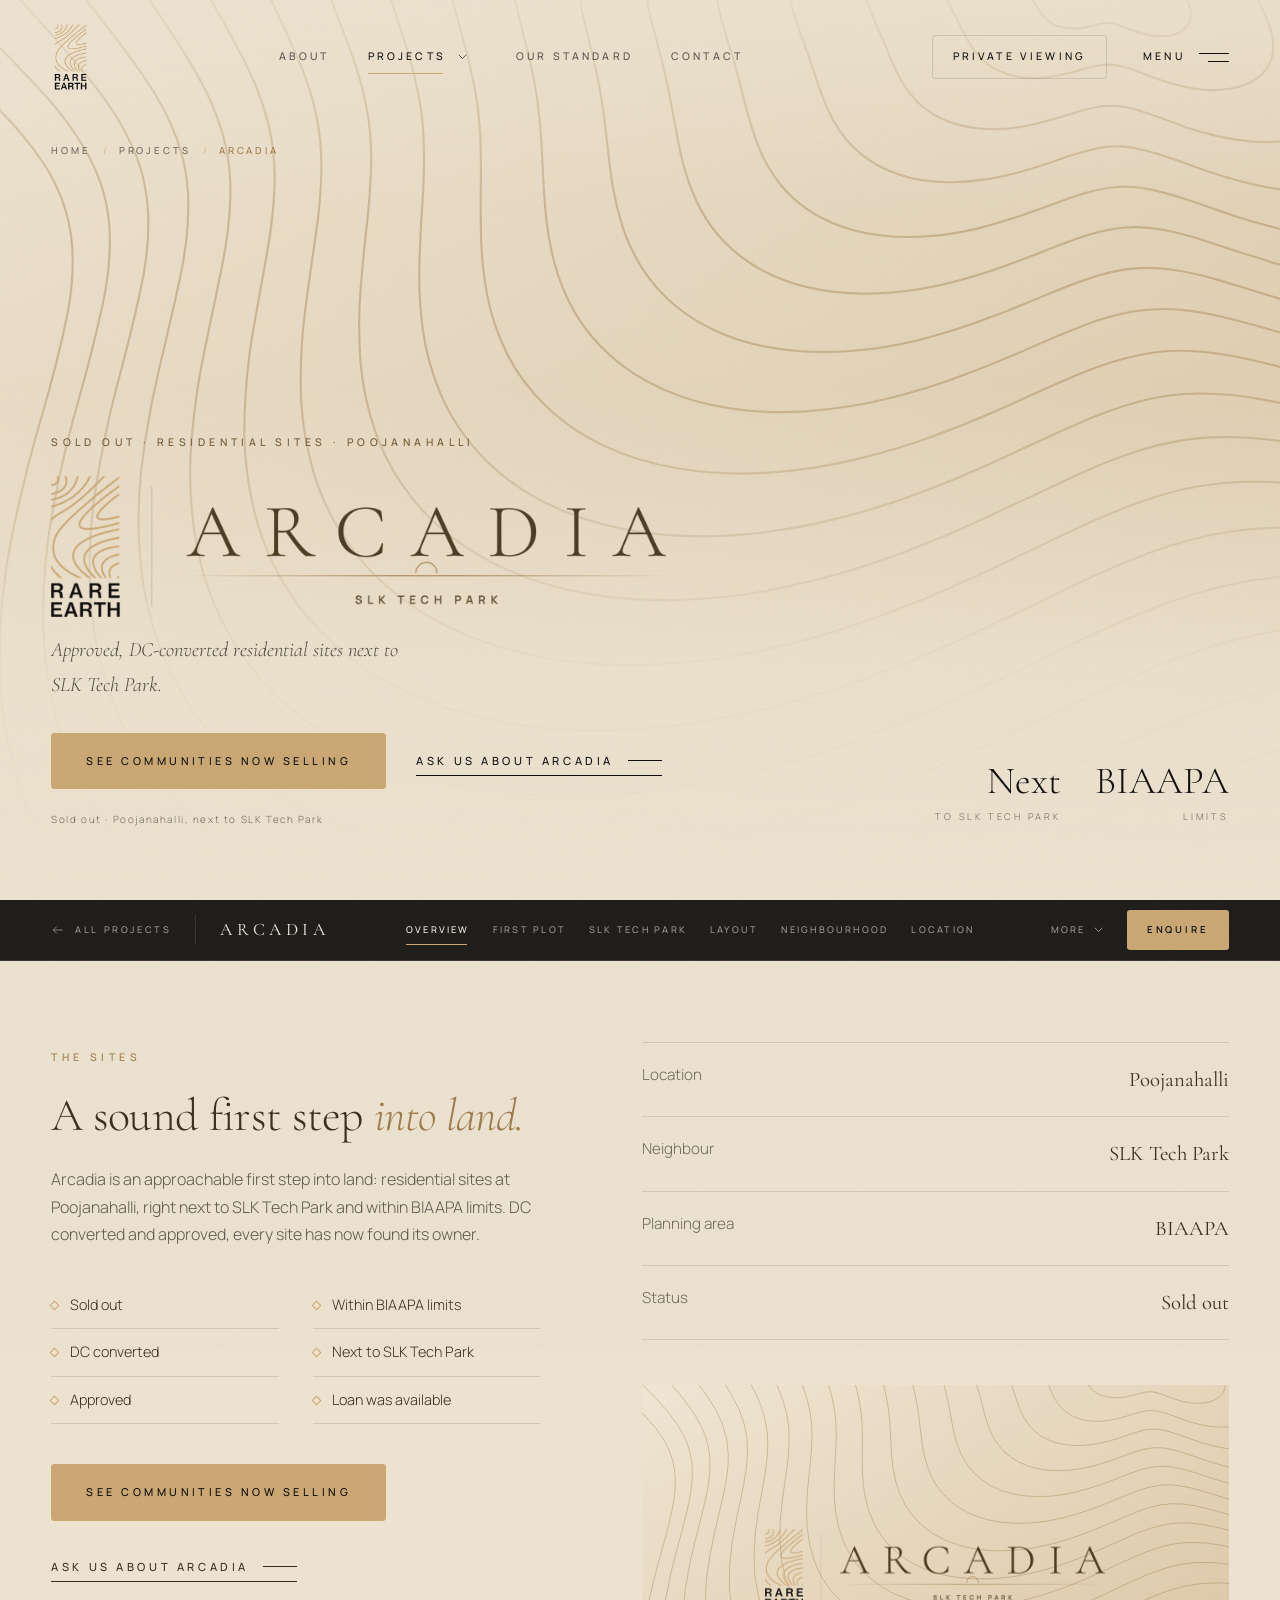
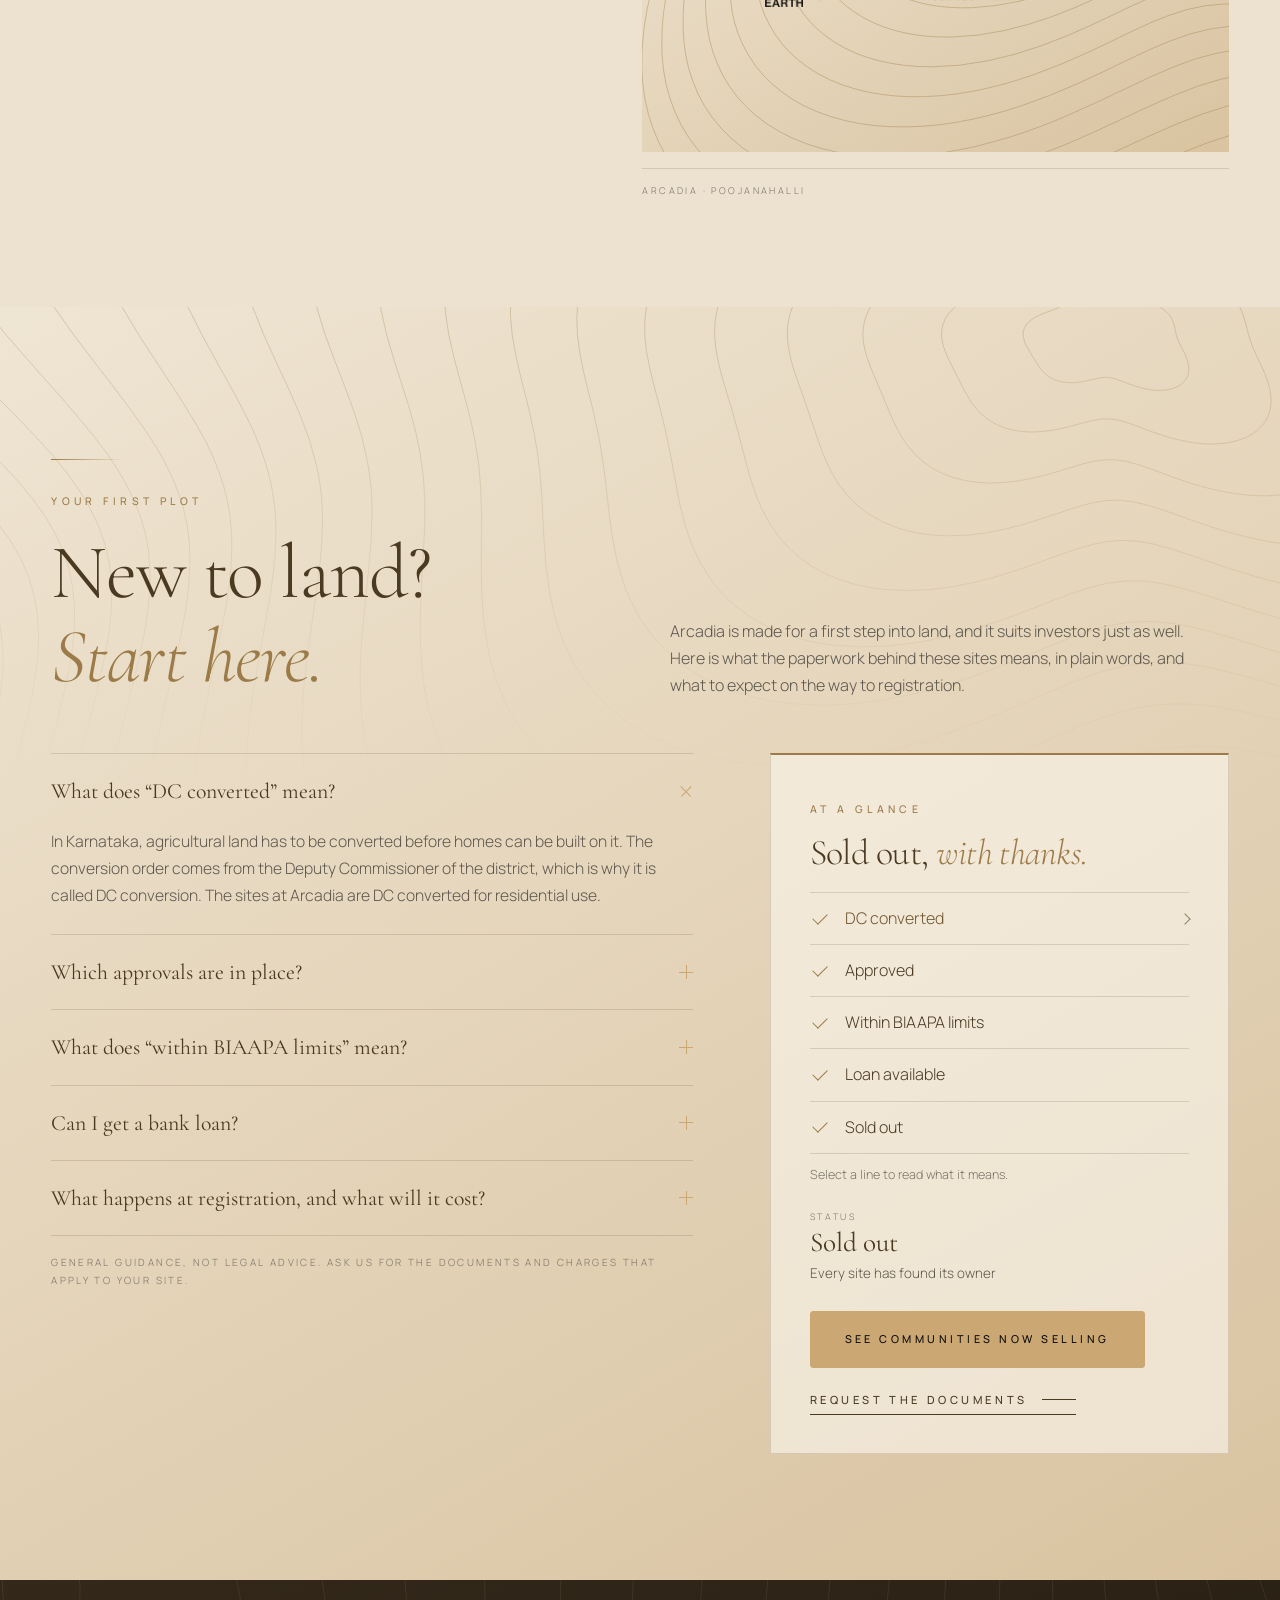
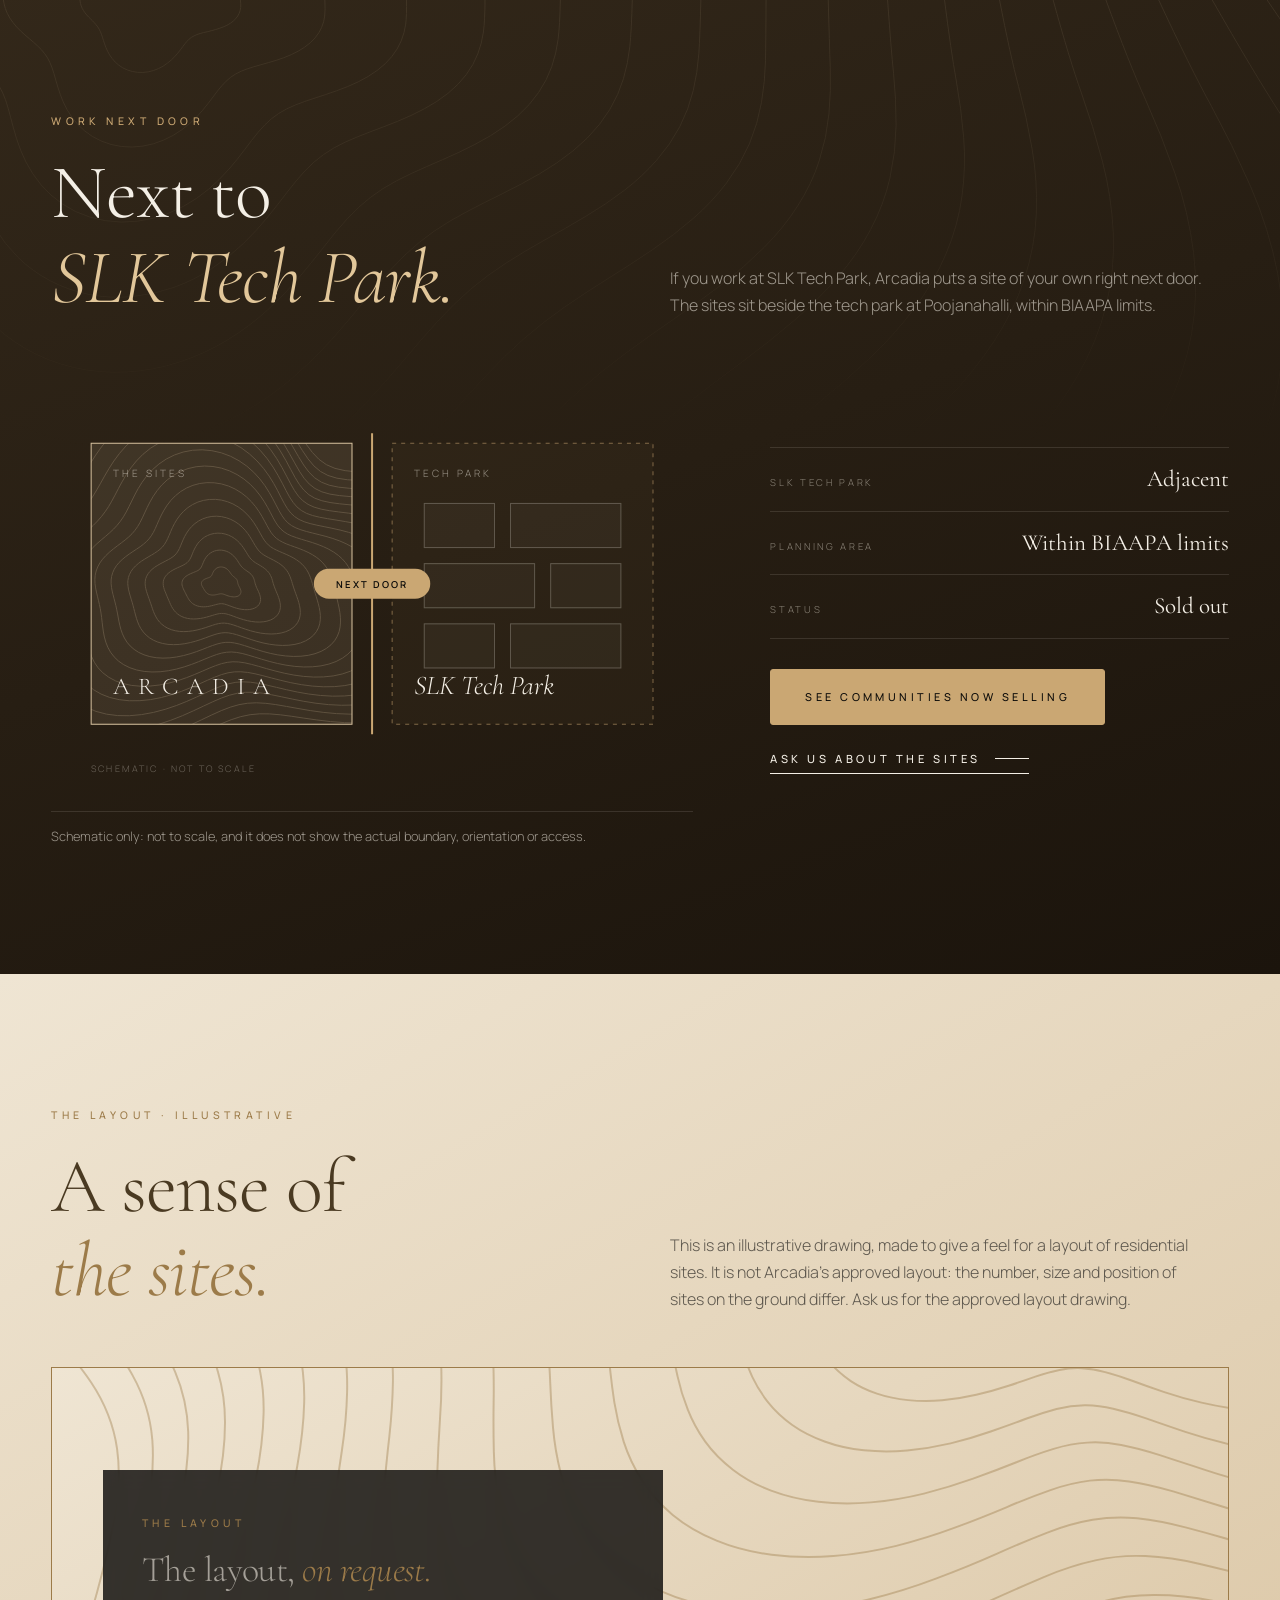
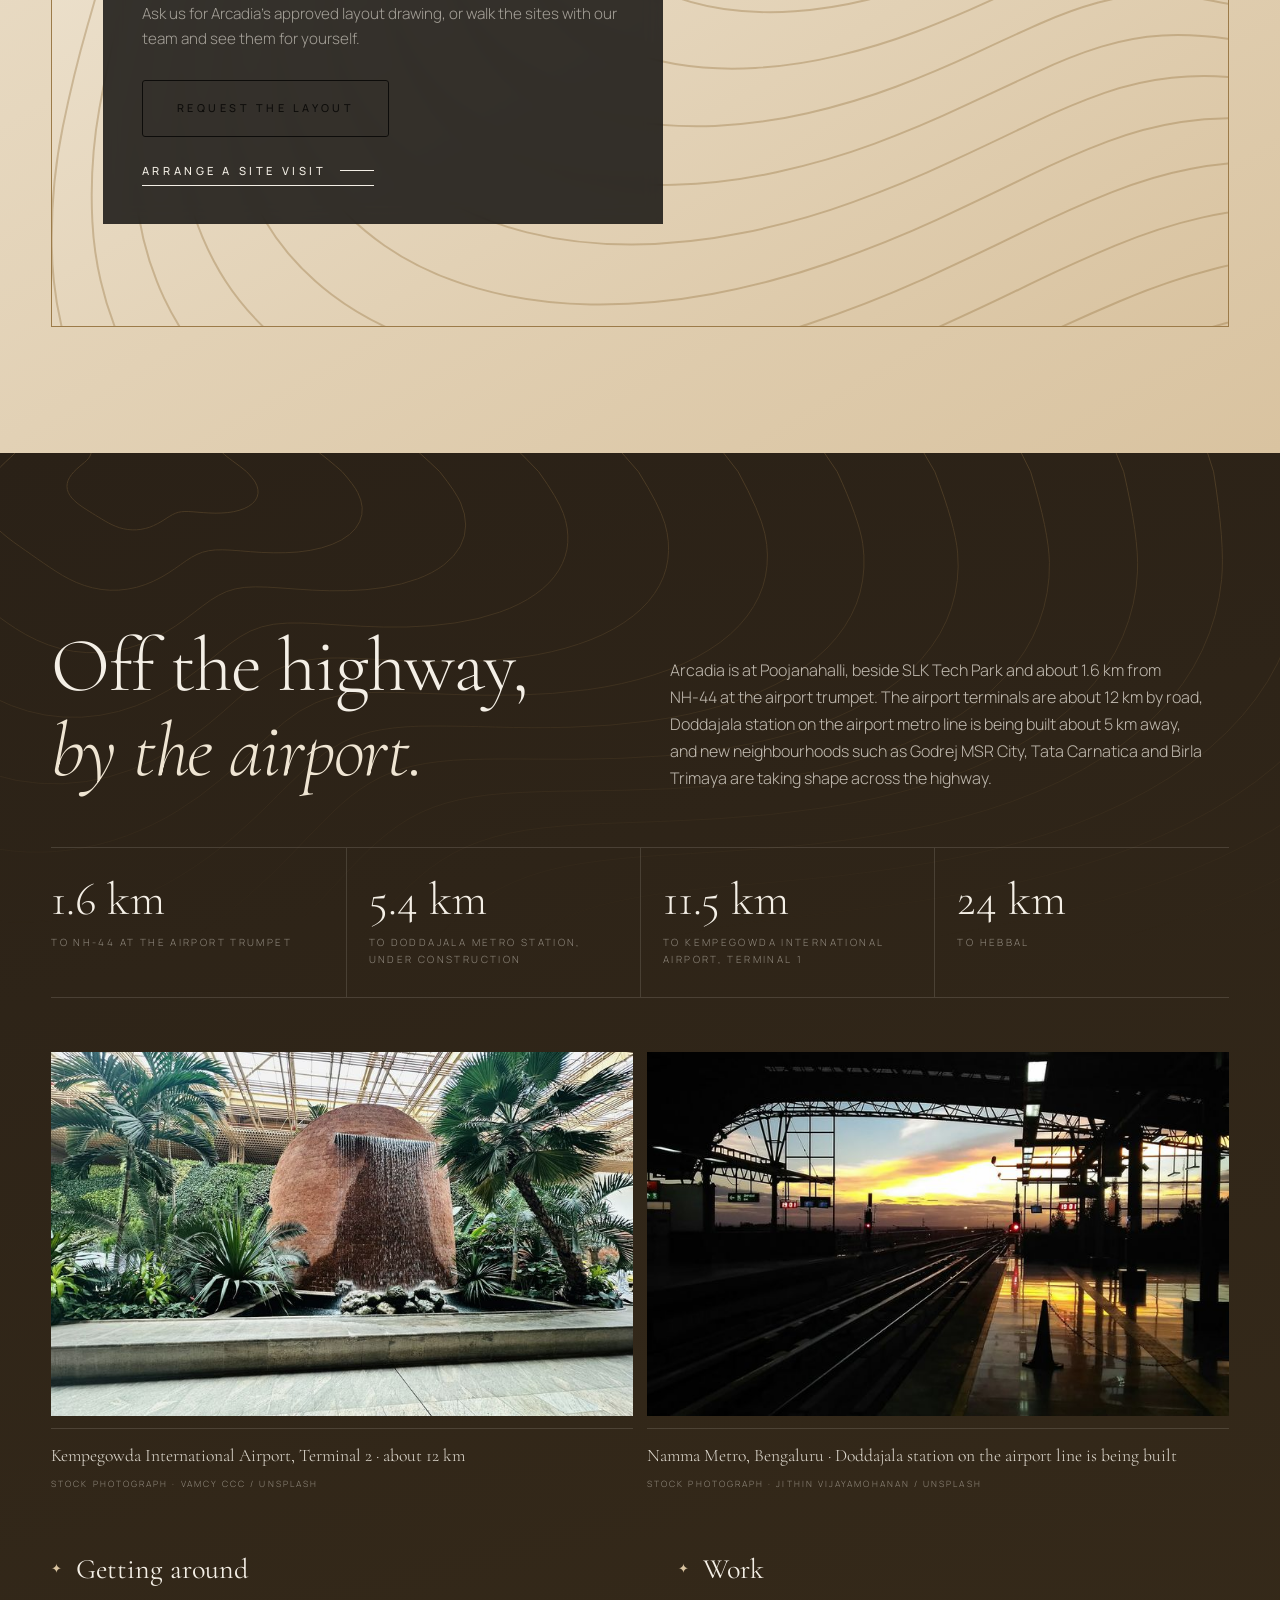
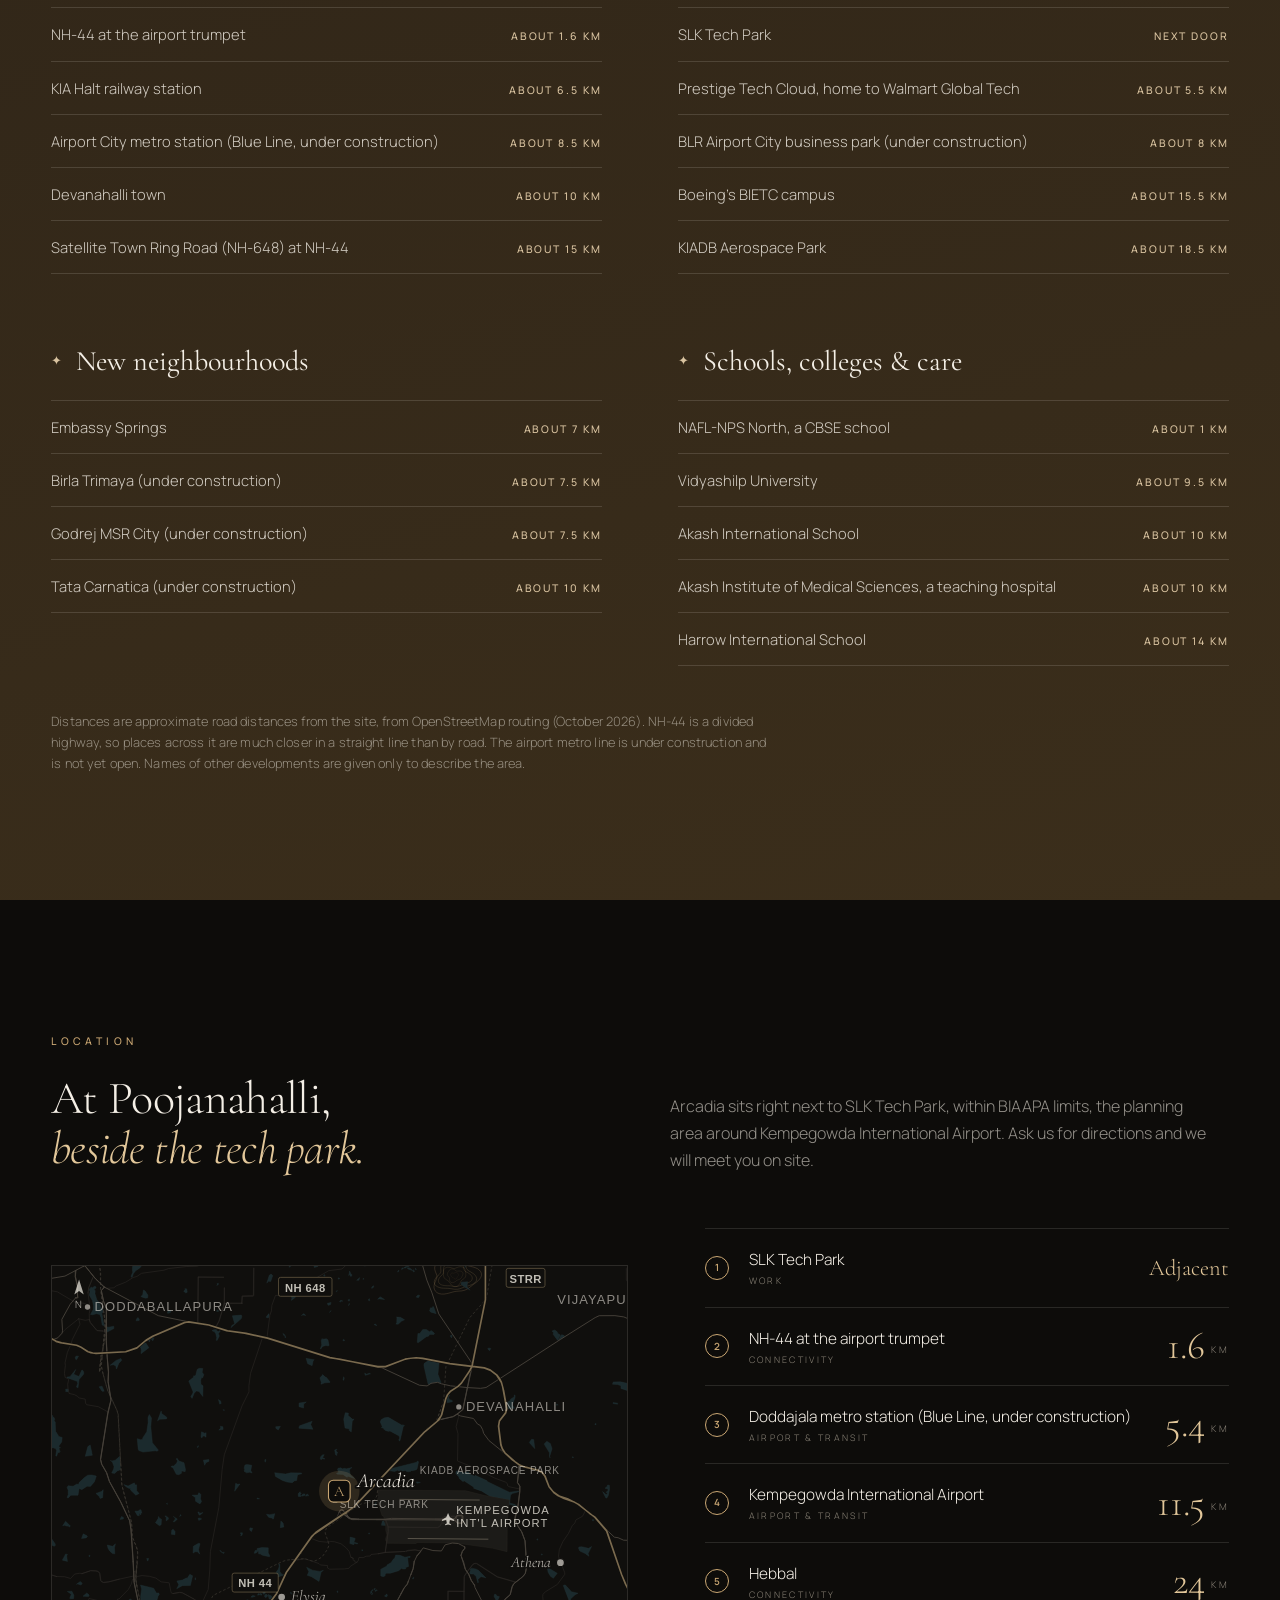
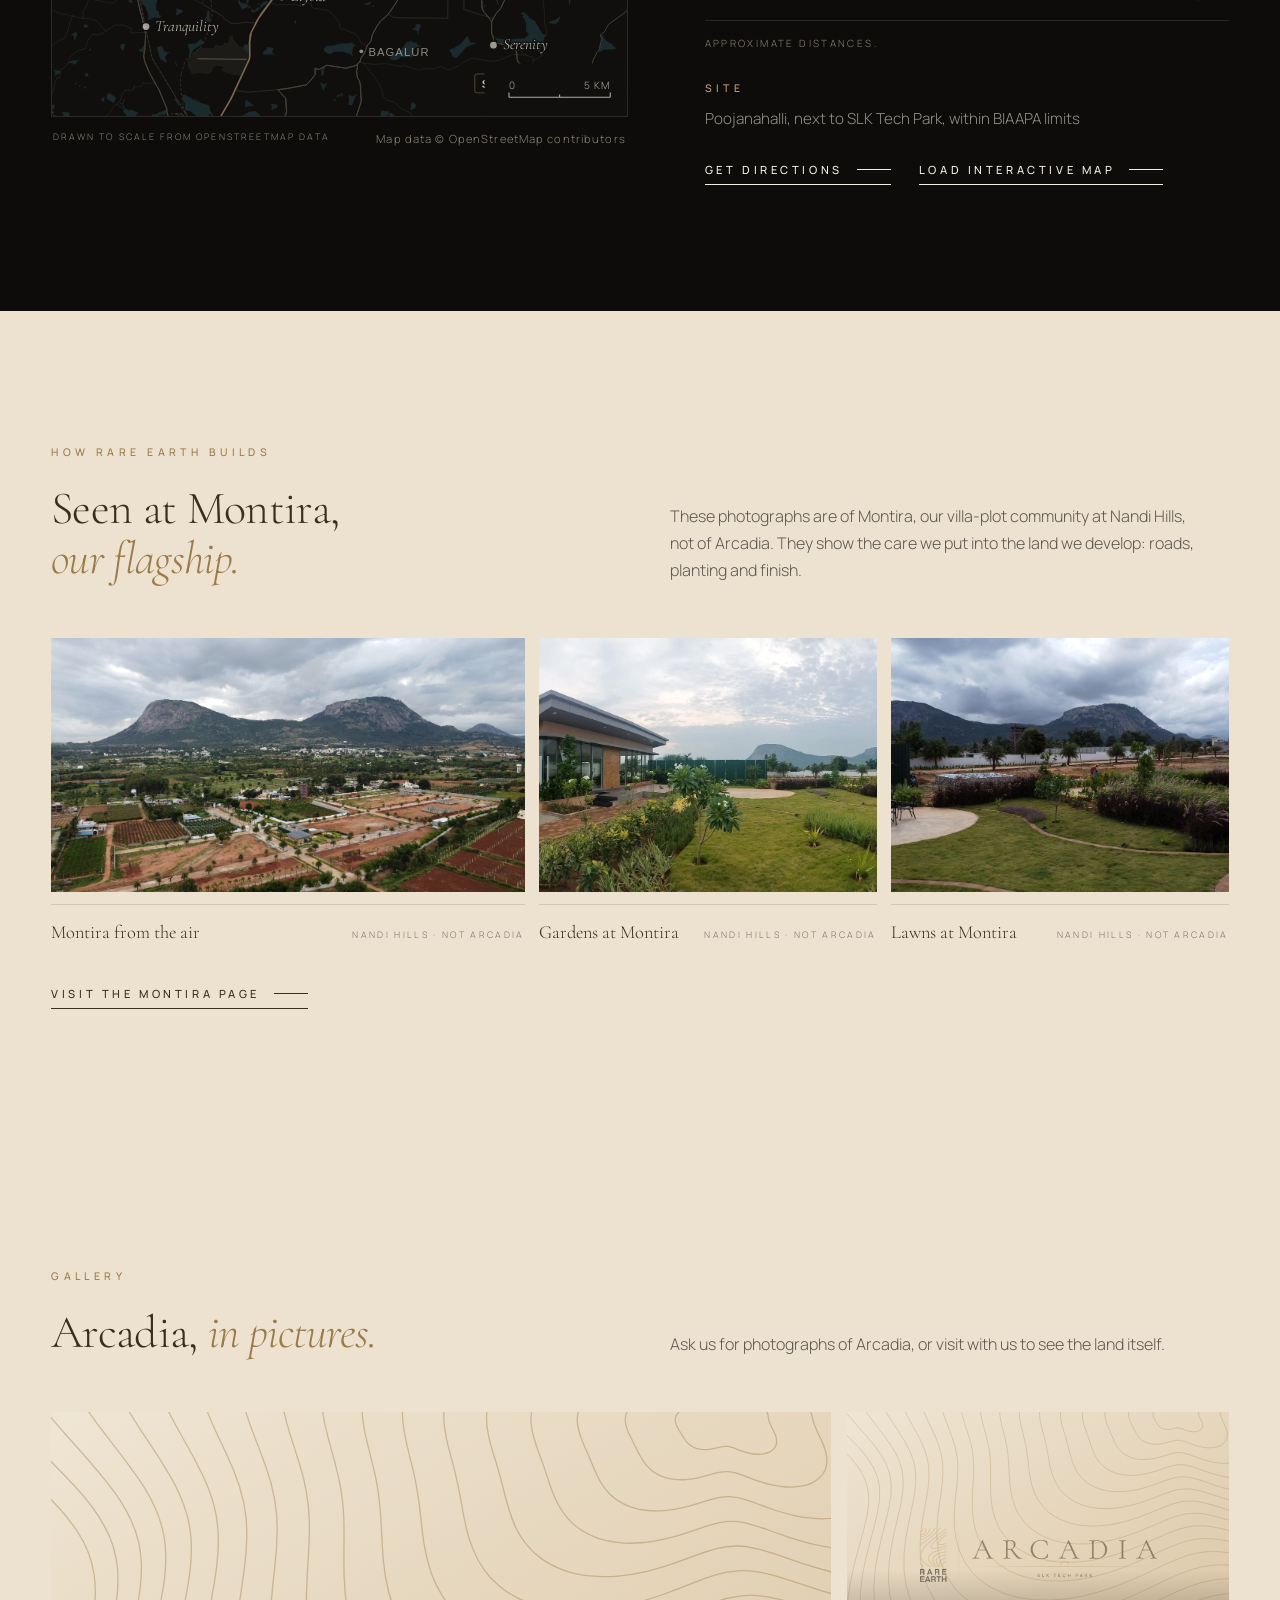
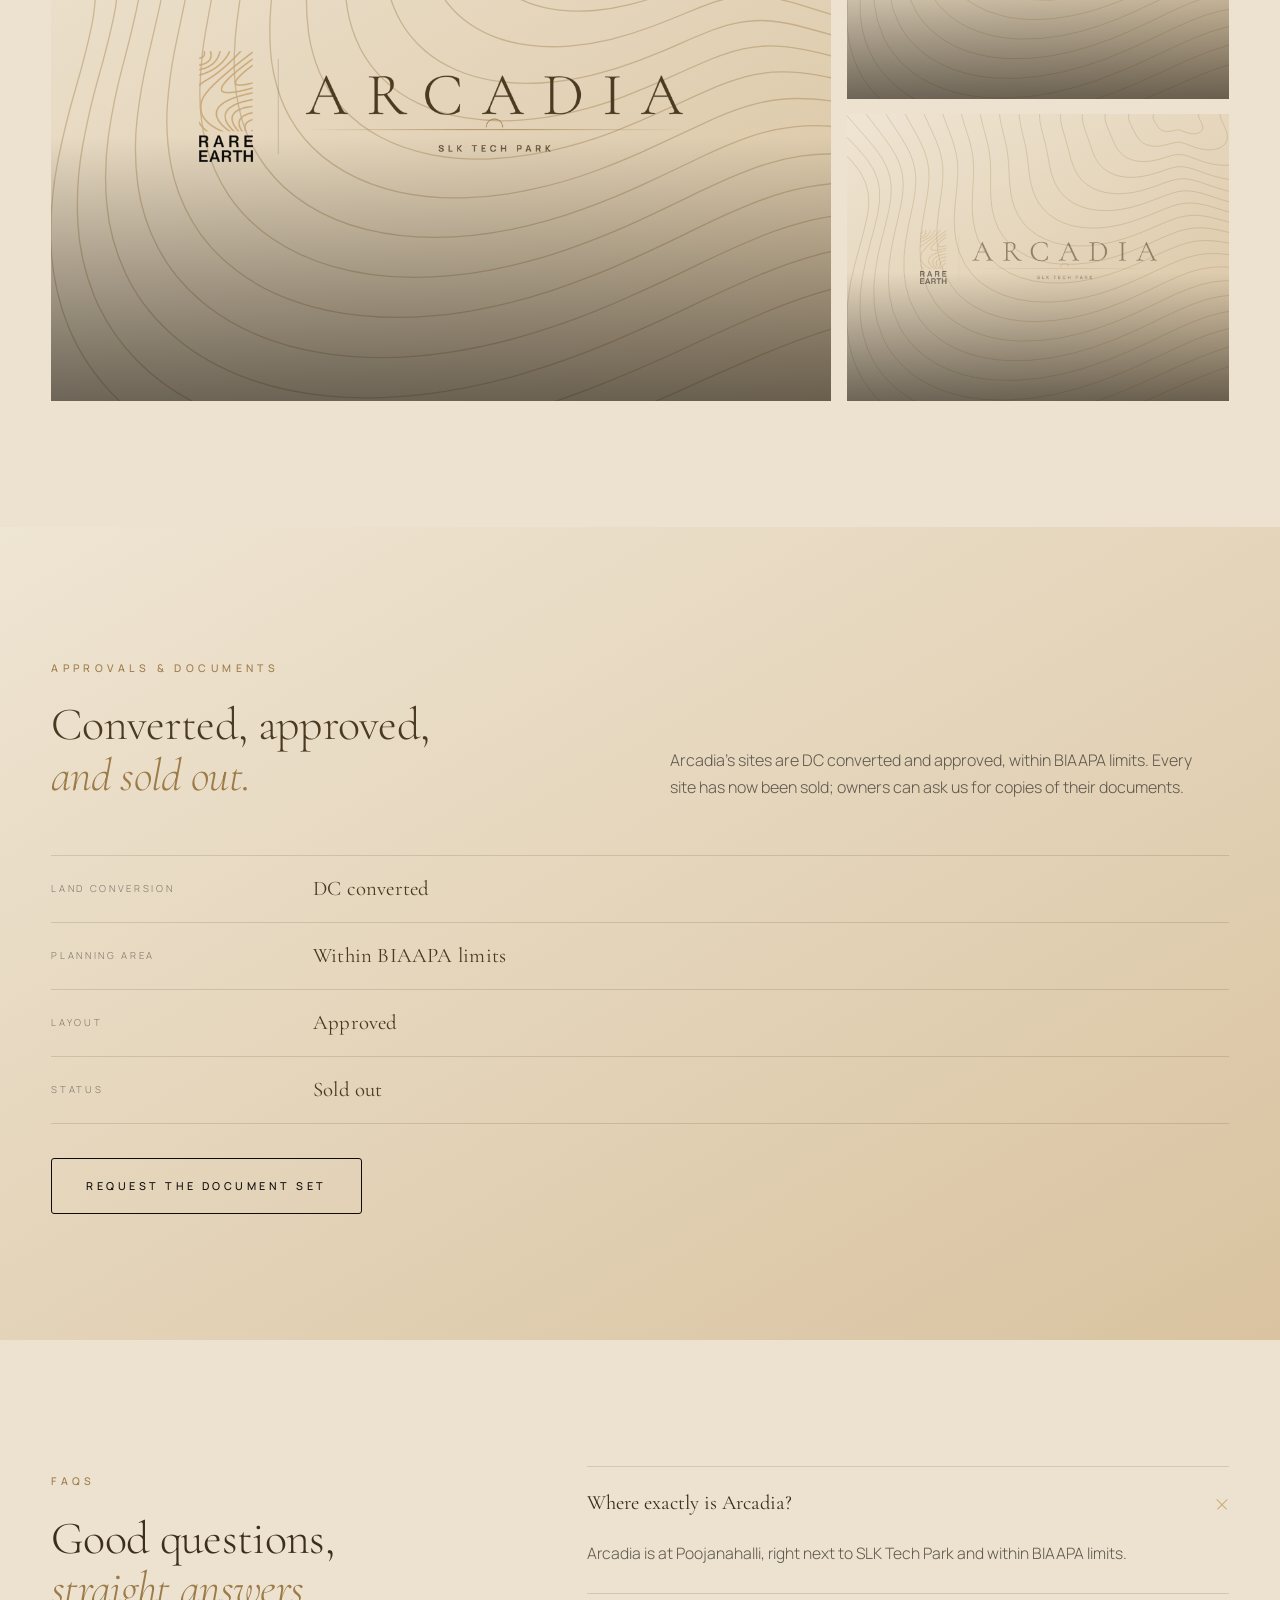
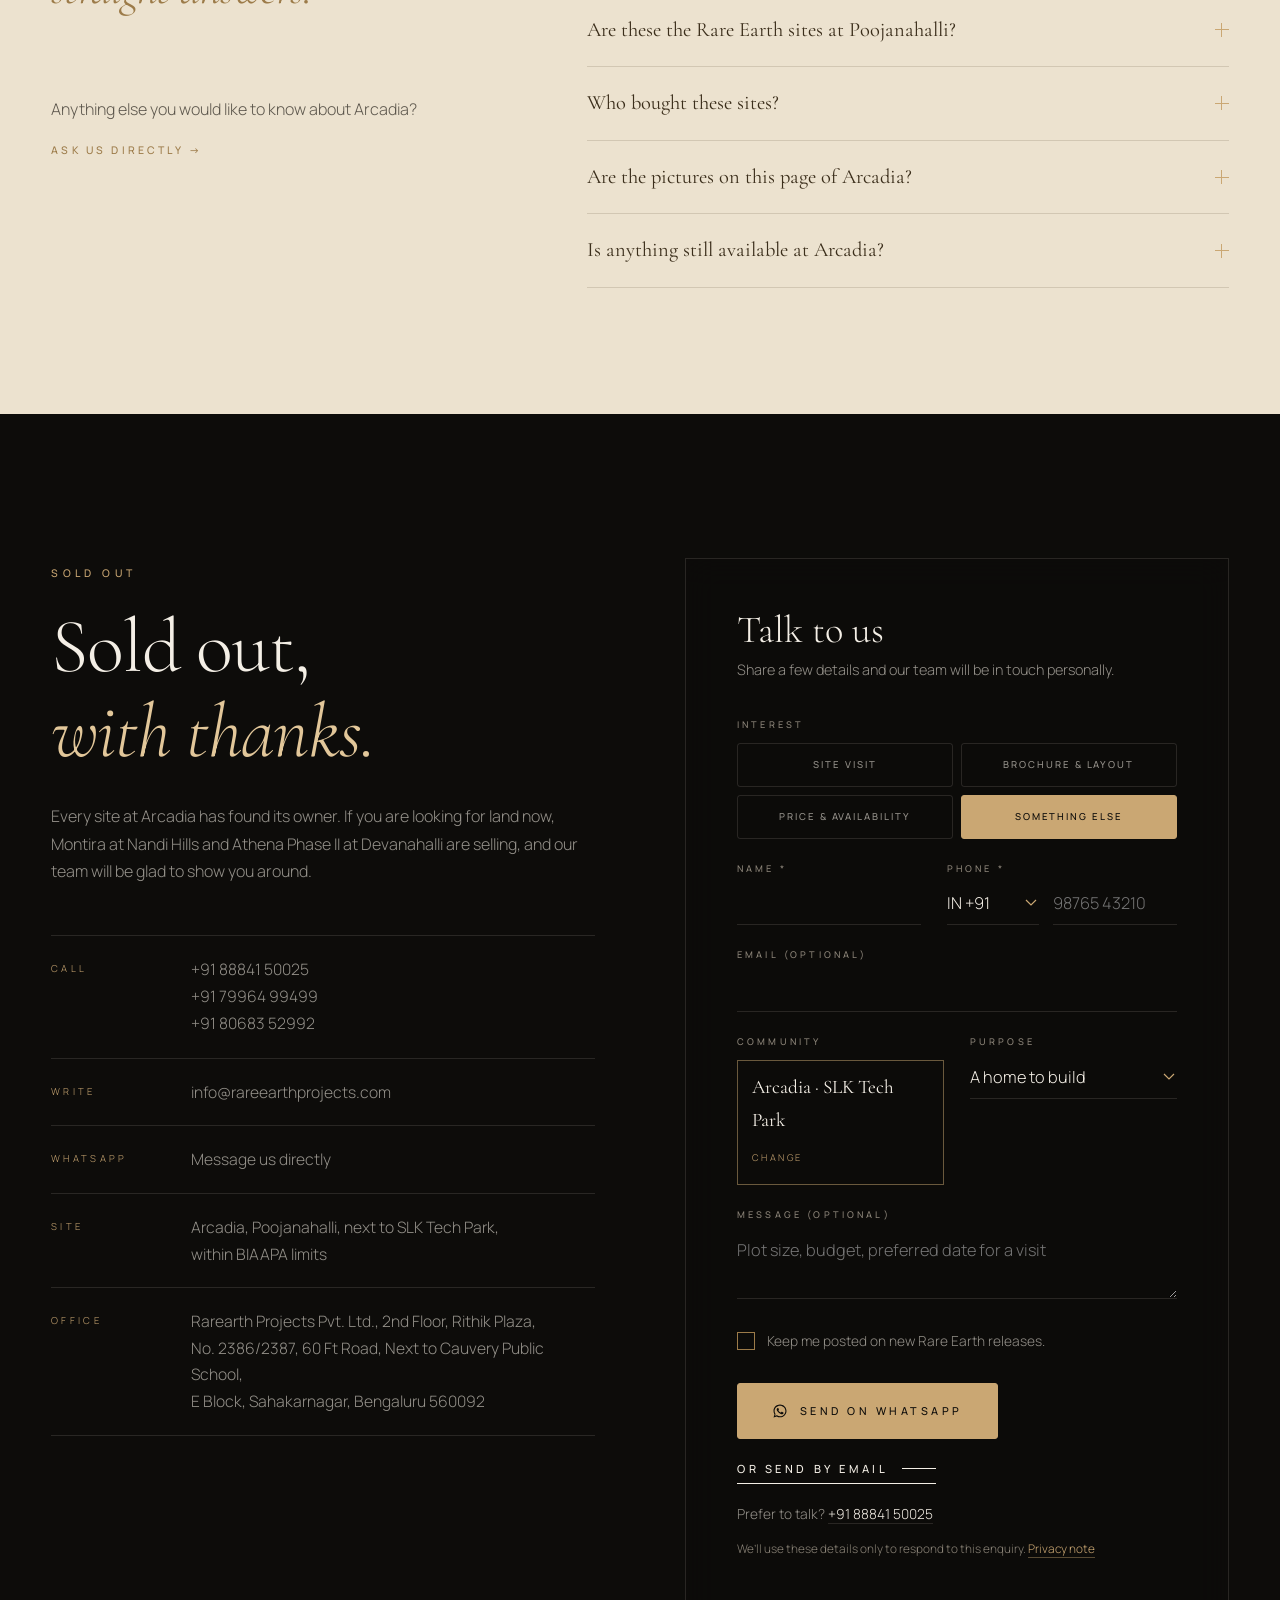
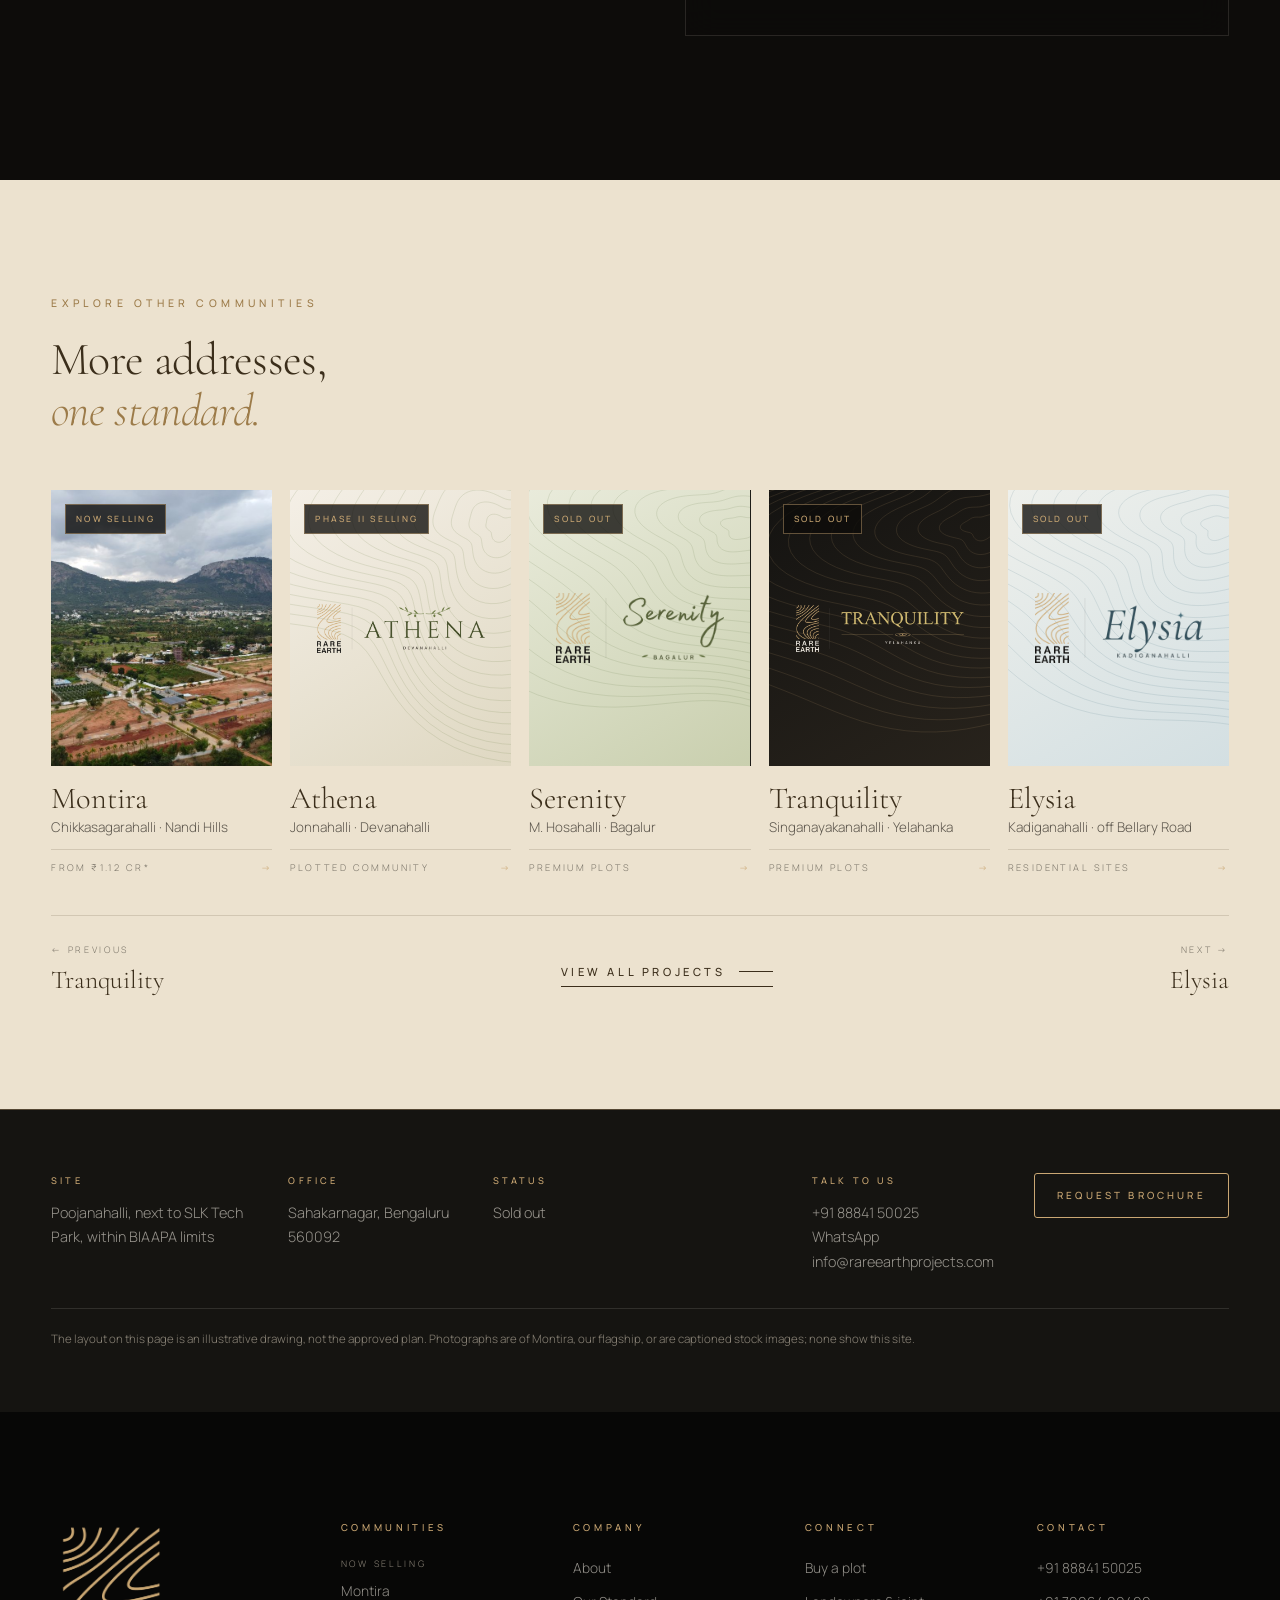
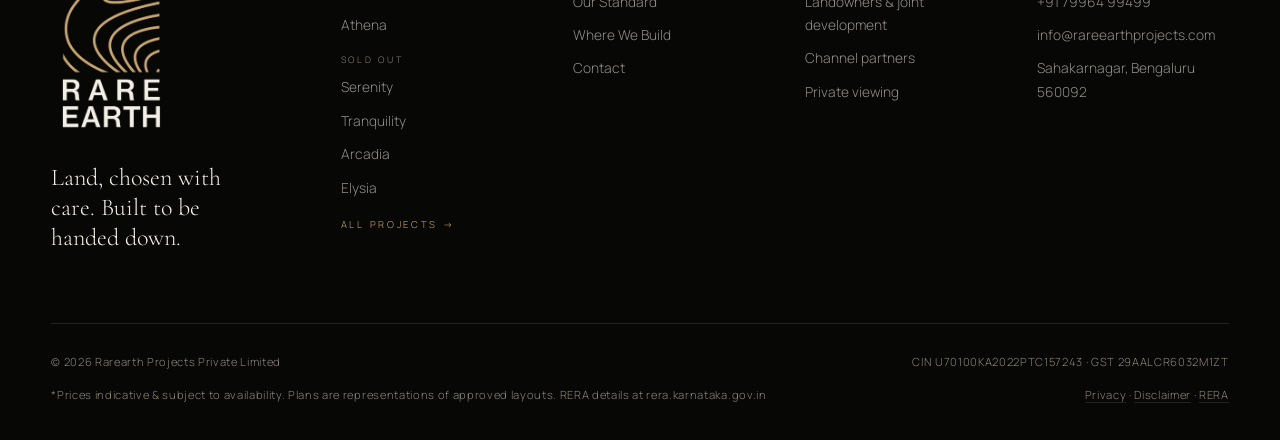
<file: projects/arcadia/index.html>
<!doctype html>
<!--
  =====================================================================
  RARE EARTH PROJECTS · ARCADIA · official project page
  Arcadia is the project name (owner decision); Poojanahalli is the
  village it is in and appears only as location text. The old URL
  projects/poojanahalli/ is a tiny redirect page to this one.
  Built on the Serenity reference (projects/serenity/index.html).
  Shared:   assets/css/site.css + project.css + project-ill.css,
            assets/js/projects-data.js, site.js, enquiry.js,
            plan-viewer.js, project.js, project-ill.js
  Arcadia:  assets/css/arcadia.css (warm sand identity,
            first-plot guide, SLK Tech Park adjacency),
            assets/js/arcadia.js (at-a-glance checks open the guide)
  Facts: only what the site data states (projects-data.js arcadia).
  No prices, site sizes, walk or drive times are published, so there is
  no Plots section, the price reads "Price on request" and the adjacency
  diagram shows no times. The H1 is the project logo
  (assets/logos/arcadia-on-light.webp: Rare Earth beside ARCADIA).
  There are no 3D renders (owner decision, 23 Oct 2026): the hero, the
  overview and the viewing band show the sand contour art panel.
  The first-plot guide is general guidance (marked as such), not advice.
  FAQ text and FAQPage JSON-LD must stay word for word equal
  (regenerate with scratchpad webqa/ill/faq.py).
  =====================================================================
-->
<html lang="en" class="no-js">
<head>
<meta charset="utf-8">
<meta name="viewport" content="width=device-width, initial-scale=1">
<script>document.documentElement.classList.remove('no-js')</script>
<title>Residential Sites at Poojanahalli | Arcadia by Rare Earth</title>
<meta name="description" content="Approved, DC-converted residential sites at Poojanahalli, right next to SLK Tech Park and within BIAAPA limits, north Bengaluru. Now sold out.">
<link rel="canonical" href="https://www.rareearthprojects.com/projects/arcadia/">
<meta name="theme-color" content="#ece2cf">
<meta property="og:type" content="website">
<meta property="og:site_name" content="Rare Earth Projects">
<meta property="og:title" content="Arcadia | Residential Sites next to SLK Tech Park">
<meta property="og:description" content="Approved, DC-converted residential sites at Poojanahalli, next to SLK Tech Park and within BIAAPA limits.">
<meta property="og:url" content="https://www.rareearthprojects.com/projects/arcadia/">
<meta property="og:image" content="https://www.rareearthprojects.com/assets/og/arcadia.jpg">
<meta property="og:image:width" content="1200">
<meta property="og:image:height" content="630">
<meta property="og:image:alt" content="Arcadia, residential sites at Poojanahalli next to SLK Tech Park, by Rare Earth Projects">
<meta name="twitter:card" content="summary_large_image">
<link rel="icon" type="image/png" href="../../assets/mark-gold.png">
<link rel="preconnect" href="https://fonts.googleapis.com">
<link rel="preconnect" href="https://fonts.gstatic.com" crossorigin>
<link href="https://fonts.googleapis.com/css2?family=Cormorant+Garamond:ital,wght@0,300;0,400;0,500;1,300;1,400&family=Manrope:wght@300;400;500;600&display=swap" rel="stylesheet">
<link rel="stylesheet" href="../../assets/css/site.css">
<link rel="stylesheet" href="../../assets/css/project.css">
<link rel="stylesheet" href="../../assets/css/project-ill.css">
<link rel="stylesheet" href="../../assets/css/arcadia.css">

<script type="application/ld+json">
{"@context":"https://schema.org","@type":"Organization","name":"Rare Earth Projects","alternateName":["Rare Earth","Rarearth Projects"],"sameAs":["https://www.linkedin.com/company/rarearth-projects-private-limited/"],"legalName":"Rarearth Projects Private Limited","url":"https://www.rareearthprojects.com/","logo":"https://www.rareearthprojects.com/assets/logo-vertical.png","email":"info@rareearthprojects.com","telephone":"+91-88841-50025","address":{"@type":"PostalAddress","streetAddress":"2nd Floor, Rithik Plaza, No. 2386/2387, 60 Ft Road, E Block, Sahakarnagar","addressLocality":"Bengaluru","postalCode":"560092","addressRegion":"Karnataka","addressCountry":"IN"}}
</script>
<script type="application/ld+json">
{"@context":"https://schema.org","@type":"Residence","name":"Arcadia","description":"Approved, DC-converted residential sites at Poojanahalli, next to SLK Tech Park and within BIAAPA limits; now sold out.","url":"https://www.rareearthprojects.com/projects/arcadia/","address":{"@type":"PostalAddress","addressLocality":"Poojanahalli","addressRegion":"Karnataka","addressCountry":"IN"}}
</script>
<script type="application/ld+json">
{"@context":"https://schema.org","@type":"BreadcrumbList","itemListElement":[{"@type":"ListItem","position":1,"name":"Home","item":"https://www.rareearthprojects.com/"},{"@type":"ListItem","position":2,"name":"Projects","item":"https://www.rareearthprojects.com/projects/"},{"@type":"ListItem","position":3,"name":"Arcadia","item":"https://www.rareearthprojects.com/projects/arcadia/"}]}
</script>
<!-- faqld:start -->
<script type="application/ld+json">
{"@context": "https://schema.org", "@type": "FAQPage", "mainEntity": [{"@type": "Question", "name": "Where exactly is Arcadia?", "acceptedAnswer": {"@type": "Answer", "text": "Arcadia is at Poojanahalli, right next to SLK Tech Park and within BIAAPA limits."}}, {"@type": "Question", "name": "Are these the Rare Earth sites at Poojanahalli?", "acceptedAnswer": {"@type": "Answer", "text": "Yes. Arcadia is the name of our residential sites at Poojanahalli, next to SLK Tech Park."}}, {"@type": "Question", "name": "Who bought these sites?", "acceptedAnswer": {"@type": "Answer", "text": "With DC conversion and approvals in place, the sites suited first-time buyers and investors alike, and many who work at SLK Tech Park next door. Every site has now been sold."}}, {"@type": "Question", "name": "Are the pictures on this page of Arcadia?", "acceptedAnswer": {"@type": "Answer", "text": "No. The layout on this page is an illustrative drawing, not the approved layout. The photographs of Montira show our flagship community at Nandi Hills, and the airport and metro pictures are illustrative stock photographs of Bengaluru. None of them are photographs of Arcadia. Ask us for the approved layout drawing, or visit the sites with our team."}}, {"@type": "Question", "name": "Is anything still available at Arcadia?", "acceptedAnswer": {"@type": "Answer", "text": "No. Arcadia is sold out. Montira at Nandi Hills and Athena Phase II at Devanahalli are selling now. Send us a message on WhatsApp, call +91 88841 50025 or use the form on this page, and our team will show you around."}}]}
</script>
<!-- faqld:end -->
</head>

<body data-root="../../" data-page="project" data-project="arcadia" data-mode="light" data-paper="light" data-hero="light">
<div data-site="header"></div>
<noscript><nav class="wrap" style="padding:24px 0;font-size:.8rem;letter-spacing:.2em;text-transform:uppercase;color:#4a3a22"><a href="../../">Rare Earth Projects</a> · <a href="../">All projects</a> · <a href="../../contact/">Contact</a></nav></noscript>

<main id="main">

<!-- =============== HERO =============== -->
<section class="proj lightc p-hero ill-hero ar-hero" id="top" data-ill-render>
  <div class="proj-cover">
    <div class="media">
      <div class="art a-arcadia" data-seed="19" aria-hidden="true"></div>
    </div>
    <nav class="crumbs" aria-label="Breadcrumb"><ol class="wrap"><li><a href="../../">Home</a></li><li><a href="../">Projects</a></li><li aria-current="page">Arcadia</li></ol></nav>
    <div class="ttl"><div class="wrap">
      <div>
        <span class="kicker rv">Sold Out · Residential Sites · Poojanahalli</span>
        <h1 class="p-logo" data-autostart><img src="../../assets/logos/arcadia-on-light.webp" width="1468" height="336" alt="Arcadia by Rare Earth" fetchpriority="high"></h1>
        <p class="tagline rv d1">Approved, DC-converted residential sites next to SLK Tech Park.</p>
        <div class="hero-cta rv d2">
          <a class="pill solid" href="../?tab=now">See communities now selling</a>
          <button type="button" class="link" data-enquire="general" data-source="hero-ask" data-message="I’d like to know more about Arcadia and the communities you have now selling.">Ask us about Arcadia <span class="ln"></span></button>
        </div>
        <span class="micro rv d2"><span data-fact="status">Sold out</span> · Poojanahalli, next to SLK Tech Park</span>
      </div>
      <div class="facts rv d2"><div><b>Next</b><span>To SLK Tech Park</span></div><div><b>BIAAPA</b><span>Limits</span></div></div>
    </div></div>
  </div>
</section>
<!-- sticky sub-nav is inserted here by project.js -->

<!-- =============== OVERVIEW =============== -->
<section class="p-base ill-overview" id="overview" data-nav="Overview">
  <div class="wrap">
    <div class="proj-body">
      <div class="rv">
        <span class="kicker">The Sites</span>
        <h2 class="display h-md">A sound first step <em>into land.</em></h2>
        <p class="body-l">Arcadia is an approachable first step into land: residential sites at Poojanahalli, right next to SLK Tech Park and within BIAAPA limits. DC converted and approved, every site has now found its owner.</p>
        <div data-auto="highlights"></div>
        <div class="acts">
          <a class="pill solid" href="../?tab=now">See communities now selling</a>
          <button type="button" class="link" data-enquire="general" data-source="overview-ask" data-message="I’d like to know more about Arcadia and the communities you have now selling.">Ask us about Arcadia <span class="ln"></span></button>
        </div>
      </div>
      <div class="rv d1">
        <div data-auto="specs"></div>
        <figure class="ill-fig ov-fig" data-ill-render>
          <div class="ill-frame">
            <div class="art a-arcadia" data-seed="19" aria-hidden="true"><img class="wmi logo" src="../../assets/logos/arcadia-on-light.webp" width="1468" height="336" alt=""></div>
          </div>
          <figcaption><span>Arcadia · Poojanahalli</span><i>Next to SLK Tech Park</i></figcaption>
        </figure>
      </div>
    </div>
  </div>
</section>

<!-- =============== STORY · FIRST PLOT =============== -->
<section class="p-sec p-paper ill-sec ar-first" id="first-plot" data-nav="First plot">
  <svg class="ill-contours" data-contours data-seed="19" data-count="22" data-cx="1220" data-cy="30" data-size="1500" viewBox="0 0 1440 520" preserveAspectRatio="xMidYMin slice" aria-hidden="true"></svg>
  <div class="wrap">
    <span class="accent-rule" aria-hidden="true"></span>
    <div class="sec-head">
      <div><span class="kicker rv">Your first plot</span><h2 class="display h-lg split"><span class="ln"><span>New to land?</span></span><span class="ln"><span><em>Start here.</em></span></span></h2></div>
      <p class="body-l rv d1">Arcadia is made for a first step into land, and it suits investors just as well. Here is what the paperwork behind these sites means, in plain words, and what to expect on the way to registration.</p>
    </div>

    <div class="ar-guide">
      <div class="rv">
        <div class="acc ar-acc" data-acc>
          <details id="ar-q-dc" open><summary>What does “DC converted” mean?</summary><div class="acc-b"><p>In Karnataka, agricultural land has to be converted before homes can be built on it. The conversion order comes from the Deputy Commissioner of the district, which is why it is called DC conversion. The sites at Arcadia are DC converted for residential use.</p></div></details>
          <details id="ar-q-approved"><summary>Which approvals are in place?</summary><div class="acc-b"><p>The sites are DC converted and approved. Arcadia is now sold out; owners can ask us for copies of the approval documents.</p></div></details>
          <details id="ar-q-biaapa"><summary>What does “within BIAAPA limits” mean?</summary><div class="acc-b"><p>BIAAPA is the Bangalore International Airport Area Planning Authority, the body that plans development in the area around Kempegowda International Airport. Arcadia, at Poojanahalli, falls within its limits.</p></div></details>
          <details id="ar-q-loan"><summary>Can I get a bank loan?</summary><div class="acc-b"><p>Bank loans were available for these sites. Arcadia is now sold out, but our team can guide you through loans at Montira and Athena.</p></div></details>
          <details id="ar-q-register"><summary>What happens at registration, and what will it cost?</summary><div class="acc-b"><p>Once you have chosen a site and agreed the price, the sale is registered at the Sub-Registrar's office. Stamp duty and registration charges are paid at that point, on top of the price of the site. One team takes you from private viewing through documents and bank loans to registration.</p></div></details>
        </div>
        <p class="ph-note ar-guide-note">General guidance, not legal advice. Ask us for the documents and charges that apply to your site.</p>
      </div>

      <aside class="ar-card rv d1" aria-labelledby="ar-card-h">
        <span class="kicker">At a glance</span>
        <h3 id="ar-card-h" class="display">Sold out, <em>with thanks.</em></h3>
        <ul class="ar-checks" data-ar-checks>
          <li><a href="#ar-q-dc">DC converted</a></li>
          <li><a href="#ar-q-approved">Approved</a></li>
          <li><a href="#ar-q-biaapa">Within BIAAPA limits</a></li>
          <li><a href="#ar-q-loan">Loan available</a></li>
          <li><a href="#ar-q-approved">Sold out</a></li>
        </ul>
        <p class="ar-checks-hint">Select a line to read what it means.</p>
        <div class="ar-price"><small>Status</small><b>Sold out</b><span>Every site has found its owner</span></div>
        <div class="acts">
          <a class="pill solid" href="../?tab=now">See communities now selling</a>
          <button type="button" class="link" data-enquire="general" data-source="first-plot-docs" data-message="Please share the approval documents for the Arcadia sites at Poojanahalli.">Request the documents <span class="ln"></span></button>
        </div>
      </aside>
    </div>
  </div>
</section>

<!-- =============== NEXT TO SLK TECH PARK =============== -->
<section class="p-sec p-dark ill-sec ar-tech" id="tech-park" data-nav="SLK Tech Park">
  <svg class="ill-contours" data-contours data-seed="29" data-count="18" data-cx="200" data-cy="20" data-size="1300" viewBox="0 0 1440 520" preserveAspectRatio="xMidYMin slice" aria-hidden="true"></svg>
  <div class="wrap">
    <div class="sec-head">
      <div><span class="kicker rv">Work next door</span><h2 class="display h-lg split"><span class="ln"><span>Next to</span></span><span class="ln"><span><em>SLK Tech Park.</em></span></span></h2></div>
      <p class="body-l rv d1">If you work at SLK Tech Park, Arcadia puts a site of your own right next door. The sites sit beside the tech park at Poojanahalli, within BIAAPA limits.</p>
    </div>

    <div class="ar-adj">
      <figure class="ar-adj-fig rv">
        <svg viewBox="0 0 640 420" role="img" aria-labelledby="ar-adj-t">
          <title id="ar-adj-t">Schematic: the Arcadia residential sites at Poojanahalli sit right next to SLK Tech Park. Not to scale; it does not show the actual boundary, orientation or access.</title>
          <!-- the sites -->
          <path class="aj-site" d="M40 70 H300 V350 H40 Z"/>
          <svg class="aj-cn" x="40" y="70" width="260" height="280" viewBox="0 0 600 600" preserveAspectRatio="xMidYMid slice" data-contours data-seed="19" data-count="16" data-cx="300" data-cy="300" data-size="520" aria-hidden="true"></svg>
          <text class="aj-k" x="62" y="104">THE SITES</text>
          <text class="aj-wm" x="62" y="320">ARCADIA</text>
          <!-- the tech park -->
          <path class="aj-park" d="M340 70 H600 V350 H340 Z"/>
          <g class="aj-blocks" aria-hidden="true">
            <rect x="372" y="130" width="70" height="44"/><rect x="458" y="130" width="110" height="44"/>
            <rect x="372" y="190" width="110" height="44"/><rect x="498" y="190" width="70" height="44"/>
            <rect x="372" y="250" width="70" height="44"/><rect x="458" y="250" width="110" height="44"/>
          </g>
          <text class="aj-k" x="362" y="104">TECH PARK</text>
          <text class="aj-n" x="362" y="320">SLK Tech Park</text>
          <!-- next door -->
          <path class="aj-edge" d="M320 60 V360"/>
          <g transform="translate(320 210)"><rect class="aj-tag" x="-58" y="-15" width="116" height="30" rx="15"/><text class="aj-tt" text-anchor="middle" dy="4">NEXT DOOR</text></g>
          <text class="aj-nts" x="40" y="398">SCHEMATIC · NOT TO SCALE</text>
        </svg>
        <figcaption>Schematic only: not to scale, and it does not show the actual boundary, orientation or access.</figcaption>
      </figure>

      <div class="rv d1">
        <ul class="ill-rows">
          <li><span>SLK Tech Park</span><b>Adjacent</b></li>
          <li><span>Planning area</span><b>Within BIAAPA limits</b></li>
          <li><span>Status</span><b>Sold out</b></li>
        </ul>
        <div class="acts">
          <a class="pill solid" href="../?tab=now">See communities now selling</a>
          <button type="button" class="link" data-enquire="general" data-source="tech-ask" data-message="I work at SLK Tech Park and I’m interested in a site at Arcadia, Poojanahalli. Please tell me more.">Ask us about the sites <span class="ln"></span></button>
        </div>
      </div>
    </div>
  </div>
</section>

<!-- =============== LAYOUT (illustrative) =============== -->
<section class="p-sec p-paper" id="layout" data-nav="Layout">
  <div class="wrap">
    <div class="sec-head">
      <div><span class="kicker rv">The Layout · Illustrative</span><h2 class="display h-lg split"><span class="ln"><span>A sense of</span></span><span class="ln"><span><em>the sites.</em></span></span></h2></div>
      <p class="body-l rv d1">This is an illustrative drawing, made to give a feel for a layout of residential sites. It is not Arcadia's approved layout: the number, size and position of sites on the ground differ. Ask us for the approved layout drawing.</p>
    </div>
    <div class="ill-plan rv" data-ill-plan
      data-stamp="Illustrative · not the approved layout"
      data-caption="Illustrative drawing · not the approved layout and not to scale. Site numbers, sizes and colours, landscaping and buildings are artist's impressions."
      data-note="&lt;b&gt;Illustrative only.&lt;/b&gt; Site numbers and colours here do not match Arcadia's approved layout. Ask us for the drawing and the sites available."
      data-ph="Ask us for Arcadia's approved layout drawing, or walk the sites with our team and see them for yourself."></div>
  </div>
</section>

<!-- =============== NEIGHBOURHOOD (Elysia format; research 23 Oct 2026, road distances from OpenStreetMap routing) =============== -->
<section class="p-sec ill-sec nbh ar-nbh" id="neighbourhood" data-nav="Neighbourhood">
  <svg class="ill-contours" data-contours data-seed="23" data-count="18" data-cx="200" data-cy="20" data-size="1300" viewBox="0 0 1440 520" preserveAspectRatio="xMidYMin slice" aria-hidden="true"></svg>
  <div class="wrap">
    <div class="sec-head">
      <div><span class="kicker rv">The Neighbourhood</span><h2 class="display h-lg split"><span class="ln"><span>Off the highway,</span></span><span class="ln"><span><em>by the airport.</em></span></span></h2></div>
      <p class="body-l rv d1">Arcadia is at Poojanahalli, beside SLK Tech Park and about 1.6 km from <span class="nw">NH-44</span> at the airport trumpet. The airport terminals are about 12 km by road, Doddajala station on the airport metro line is being built about 5 km away, and new neighbourhoods such as Godrej MSR City, Tata Carnatica and Birla Trimaya are taking shape across the highway.</p>
    </div>

    <div class="nb-transit rv">
      <div><b>1.6 km</b><span>To <span class="nw">NH-44</span> at the airport trumpet</span></div>
      <div><b>5.4 km</b><span>To Doddajala metro station, under construction</span></div>
      <div><b>11.5 km</b><span>To Kempegowda International Airport, Terminal 1</span></div>
      <div><b>24 km</b><span>To Hebbal</span></div>
    </div>

    <div class="nb-scenes">
      <figure class="rv"><img src="../../assets/stock/bengaluru-airport-t2-garden-sm.jpg" srcset="../../assets/stock/bengaluru-airport-t2-garden-sm.jpg 800w, ../../assets/stock/bengaluru-airport-t2-garden.jpg 1600w" sizes="(max-width:767px) 100vw, 50vw" width="1600" height="1200" alt="The garden inside Terminal 2 of Kempegowda International Airport" loading="lazy" decoding="async"><figcaption><span>Kempegowda International Airport, Terminal 2 · about 12 km</span><i>Stock photograph · vamcy CCC / Unsplash</i></figcaption></figure>
      <figure class="rv d1"><img src="../../assets/stock/bengaluru-metro-sunset-sm.jpg" srcset="../../assets/stock/bengaluru-metro-sunset-sm.jpg 800w, ../../assets/stock/bengaluru-metro-sunset.jpg 1600w" sizes="(max-width:767px) 100vw, 50vw" width="1600" height="900" alt="A Namma Metro station in Bengaluru at sunset" loading="lazy" decoding="async"><figcaption><span>Namma Metro, Bengaluru · Doddajala station on the airport line is being built</span><i>Stock photograph · Jithin Vijayamohanan / Unsplash</i></figcaption></figure>
    </div>

    <div class="nb-lists">
      <div class="rv">
        <h3><i aria-hidden="true">✦</i> Getting around</h3>
        <ul>
          <li><span><span class="nw">NH-44</span> at the airport trumpet</span><b>About 1.6 km</b></li>
          <li><span>KIA Halt railway station</span><b>About 6.5 km</b></li>
          <li><span>Airport City metro station (Blue Line, under construction)</span><b>About 8.5 km</b></li>
          <li><span>Devanahalli town</span><b>About 10 km</b></li>
          <li><span>Satellite Town Ring Road (<span class="nw">NH-648</span>) at <span class="nw">NH-44</span></span><b>About 15 km</b></li>
        </ul>
      </div>
      <div class="rv d1">
        <h3><i aria-hidden="true">✦</i> Work</h3>
        <ul>
          <li><span>SLK Tech Park</span><b>Next door</b></li>
          <li><span>Prestige Tech Cloud, home to Walmart Global Tech</span><b>About 5.5 km</b></li>
          <li><span>BLR Airport City business park (under construction)</span><b>About 8 km</b></li>
          <li><span>Boeing's BIETC campus</span><b>About 15.5 km</b></li>
          <li><span>KIADB Aerospace Park</span><b>About 18.5 km</b></li>
        </ul>
      </div>
      <div class="rv">
        <h3><i aria-hidden="true">✦</i> New neighbourhoods</h3>
        <ul>
          <li><span>Embassy Springs</span><b>About 7 km</b></li>
          <li><span>Birla Trimaya (under construction)</span><b>About 7.5 km</b></li>
          <li><span>Godrej MSR City (under construction)</span><b>About 7.5 km</b></li>
          <li><span>Tata Carnatica (under construction)</span><b>About 10 km</b></li>
        </ul>
      </div>
      <div class="rv d1">
        <h3><i aria-hidden="true">✦</i> Schools, colleges &amp; care</h3>
        <ul>
          <li><span>NAFL-NPS North, a CBSE school</span><b>About 1 km</b></li>
          <li><span>Vidyashilp University</span><b>About 9.5 km</b></li>
          <li><span>Akash International School</span><b>About 10 km</b></li>
          <li><span>Akash Institute of Medical Sciences, a teaching hospital</span><b>About 10 km</b></li>
          <li><span>Harrow International School</span><b>About 14 km</b></li>
        </ul>
      </div>
    </div>
    <p class="ph-note nb-src">Distances are approximate road distances from the site, from OpenStreetMap routing (October 2026). <span class="nw">NH-44</span> is a divided highway, so places across it are much closer in a straight line than by road. The airport metro line is under construction and is not yet open. Names of other developments are given only to describe the area.</p>
  </div>
</section>

<!-- =============== LOCATION =============== -->
<section class="p-sec p-dark" id="location" data-nav="Location" data-requires="connectivity">
  <div class="wrap">
    <div class="sec-head">
      <div><span class="kicker rv">Location</span><h2 class="display h-md split"><span class="ln"><span>At Poojanahalli,</span></span><span class="ln"><span><em>beside the tech park.</em></span></span></h2></div>
      <p class="body-l rv d1">Arcadia sits right next to SLK Tech Park, within BIAAPA limits, the planning area around Kempegowda International Airport. Ask us for directions and we will meet you on site.</p>
    </div>
    <div class="rv" data-auto="location"></div>
  </div>
</section>

<!-- =============== HOW RARE EARTH BUILDS (Montira photographs, captioned) =============== -->
<section class="p-sec p-base nb-way" id="rare-earth-way" data-nav="How we build">
  <div class="wrap">
    <div class="sec-head">
      <div><span class="kicker rv">How Rare Earth builds</span><h2 class="display h-md split"><span class="ln"><span>Seen at Montira,</span></span><span class="ln"><span><em>our flagship.</em></span></span></h2></div>
      <p class="body-l rv d1">These photographs are of Montira, our villa-plot community at Nandi Hills, not of Arcadia. They show the care we put into the land we develop: roads, planting and finish.</p>
    </div>
    <div class="nb-photos">
      <figure class="rv"><img src="../../assets/montira/aerial-sm.jpg" width="1200" height="675" alt="Montira at Nandi Hills from the air" loading="lazy" decoding="async"><figcaption><span>Montira from the air</span><i>Nandi Hills · not Arcadia</i></figcaption></figure>
      <figure class="rv d1"><img src="../../assets/montira/garden-pavilion-sm.jpg" width="1200" height="675" alt="Landscaped gardens and a glass-fronted pavilion at Montira, with Nandi Hills beyond" loading="lazy" decoding="async"><figcaption><span>Gardens at Montira</span><i>Nandi Hills · not Arcadia</i></figcaption></figure>
      <figure class="rv d2"><img src="../../assets/montira/lawns-sm.jpg" width="1200" height="675" alt="Lawns at Montira" loading="lazy" decoding="async"><figcaption><span>Lawns at Montira</span><i>Nandi Hills · not Arcadia</i></figcaption></figure>
    </div>
    <div class="acts rv"><a class="link" href="../montira/">Visit the Montira page <span class="ln"></span></a></div>
  </div>
</section>

<!-- =============== GALLERY =============== -->
<section class="p-sec p-base" id="gallery" data-nav="Gallery">
  <div class="wrap">
    <div class="sec-head">
      <div><span class="kicker rv">Gallery</span><h2 class="display h-md split"><span class="ln"><span>Arcadia, <em>in pictures.</em></span></span></h2></div>
      <p class="body-l rv d1" data-ph-text="Ask us for photographs of Arcadia, or visit with us to see the land itself.">Pictures of Arcadia. Visit with us to see the land itself.</p>
    </div>
    <div data-auto="gallery"></div>
  </div>
</section>

<!-- =============== APPROVALS =============== -->
<section class="p-sec p-paper" id="approvals" data-nav="Approvals" data-requires="approvals">
  <div class="wrap">
    <div class="sec-head">
      <div><span class="kicker rv">Approvals &amp; documents</span><h2 class="display h-md split"><span class="ln"><span>Converted, approved,</span></span><span class="ln"><span><em>and sold out.</em></span></span></h2></div>
      <p class="body-l rv d1">Arcadia's sites are DC converted and approved, within BIAAPA limits. Every site has now been sold; owners can ask us for copies of their documents.</p>
    </div>
    <div class="rv" data-auto="approvals"></div>
  </div>
</section>

<!-- =============== FAQs (mirror in FAQPage JSON-LD) =============== -->
<section class="p-sec p-base" id="faqs" data-nav="FAQs">
  <div class="wrap faq-grid">
    <div class="sec-head">
      <div><span class="kicker rv">FAQs</span><h2 class="display h-md split"><span class="ln"><span>Good questions,</span></span><span class="ln"><span><em>straight answers.</em></span></span></h2></div>
      <p class="body-l rv d1">Anything else you would like to know about Arcadia? <button type="button" class="btn-txt faq-ask" data-enquire="general" data-source="faq-ask">Ask us directly →</button></p>
    </div>
    <div class="acc rv" data-acc>
      <details open><summary>Where exactly is Arcadia?</summary><div class="acc-b"><p>Arcadia is at Poojanahalli, right next to SLK Tech Park and within BIAAPA limits.</p></div></details>
      <details><summary>Are these the Rare Earth sites at Poojanahalli?</summary><div class="acc-b"><p>Yes. Arcadia is the name of our residential sites at Poojanahalli, next to SLK Tech Park.</p></div></details>
                  <details><summary>Who bought these sites?</summary><div class="acc-b"><p>With DC conversion and approvals in place, the sites suited first-time buyers and investors alike, and many who work at SLK Tech Park next door. Every site has now been sold.</p></div></details>
      <details><summary>Are the pictures on this page of Arcadia?</summary><div class="acc-b"><p>No. The layout on this page is an illustrative drawing, not the approved layout. The photographs of Montira show our flagship community at Nandi Hills, and the airport and metro pictures are illustrative stock photographs of Bengaluru. None of them are photographs of Arcadia. Ask us for the approved layout drawing, or visit the sites with our team.</p></div></details>
      <details><summary>Is anything still available at Arcadia?</summary><div class="acc-b"><p>No. Arcadia is sold out. Montira at Nandi Hills and Athena Phase II at Devanahalli are selling now. Send us a message on WhatsApp, call +91 88841 50025 or use the form on this page, and our team will show you around.</p></div></details>
    </div>
  </div>
</section>

<!-- =============== PRIVATE VIEWING (#contact) =============== -->
<section class="viewing ill-viewing" id="contact">
  <div class="bg" data-ill-render></div>
  <div class="wrap vw-grid">
    <div>
      <span class="kicker rv">Sold out</span>
      <h2 class="display h-lg split"><span class="ln"><span>Sold out,</span></span><span class="ln"><span><em>with thanks.</em></span></span></h2>
      <p class="body-l rv">Every site at Arcadia has found its owner. If you are looking for land now, Montira at Nandi Hills and Athena Phase II at Devanahalli are selling, and our team will be glad to show you around.</p>
      <ul class="lines rv d1">
        <li><small>Call</small><div><a href="tel:+918884150025">+91 88841 50025</a><br><a href="tel:+917996499499">+91 79964 99499</a><br><a href="tel:+918068352992">+91 80683 52992</a></div></li>
        <li><small>Write</small><a href="mailto:info@rareearthprojects.com">info@rareearthprojects.com</a></li>
        <li><small>WhatsApp</small><a href="https://wa.me/918884150025?text=Hello%20Rare%20Earth%2C%20I%E2%80%99d%20like%20to%20know%20more%20about%20Arcadia." target="_blank" rel="noopener">Message us directly</a></li>
        <li><small>Site</small><span>Arcadia, Poojanahalli, next to SLK Tech Park,<br>within BIAAPA limits</span></li>
        <li><small>Office</small><span>Rarearth Projects Pvt. Ltd., 2nd Floor, Rithik Plaza,<br>No. 2386/2387, 60 Ft Road, Next to Cauvery Public School,<br>E Block, Sahakarnagar, Bengaluru 560092</span></li>
      </ul>
    </div>
    <div class="form-card rv d1" data-enquiry-form data-intent="general" data-source="project-contact">
      <h3>Talk to us</h3>
      <p>Share a few details and our team will be in touch personally.</p>
    </div>
  </div>
</section>

<!-- =============== EXPLORE OTHER COMMUNITIES =============== -->
<section class="explore p-base" aria-labelledby="ex-h">
  <div class="wrap">
    <div class="sec-head">
      <div><span class="kicker rv">Explore other communities</span><h2 id="ex-h" class="display h-md split"><span class="ln"><span>More addresses,</span></span><span class="ln"><span><em>one standard.</em></span></span></h2></div>
    </div>
    <div data-auto="explore"></div>
  </div>
</section>

<div data-auto="pfoot"></div>
</main>
<div data-site="footer"></div>

<script src="../../assets/js/projects-data.js" defer></script>
<script src="../../assets/js/site.js" defer></script>
<script src="../../assets/js/enquiry.js" defer></script>
<script src="../../assets/js/plan-viewer.js" defer></script>
<script src="../../assets/js/project.js" defer></script>
<script src="../../assets/js/project-ill.js" defer></script>
<script src="../../assets/js/arcadia.js" defer></script>
</body>
</html>
</file>
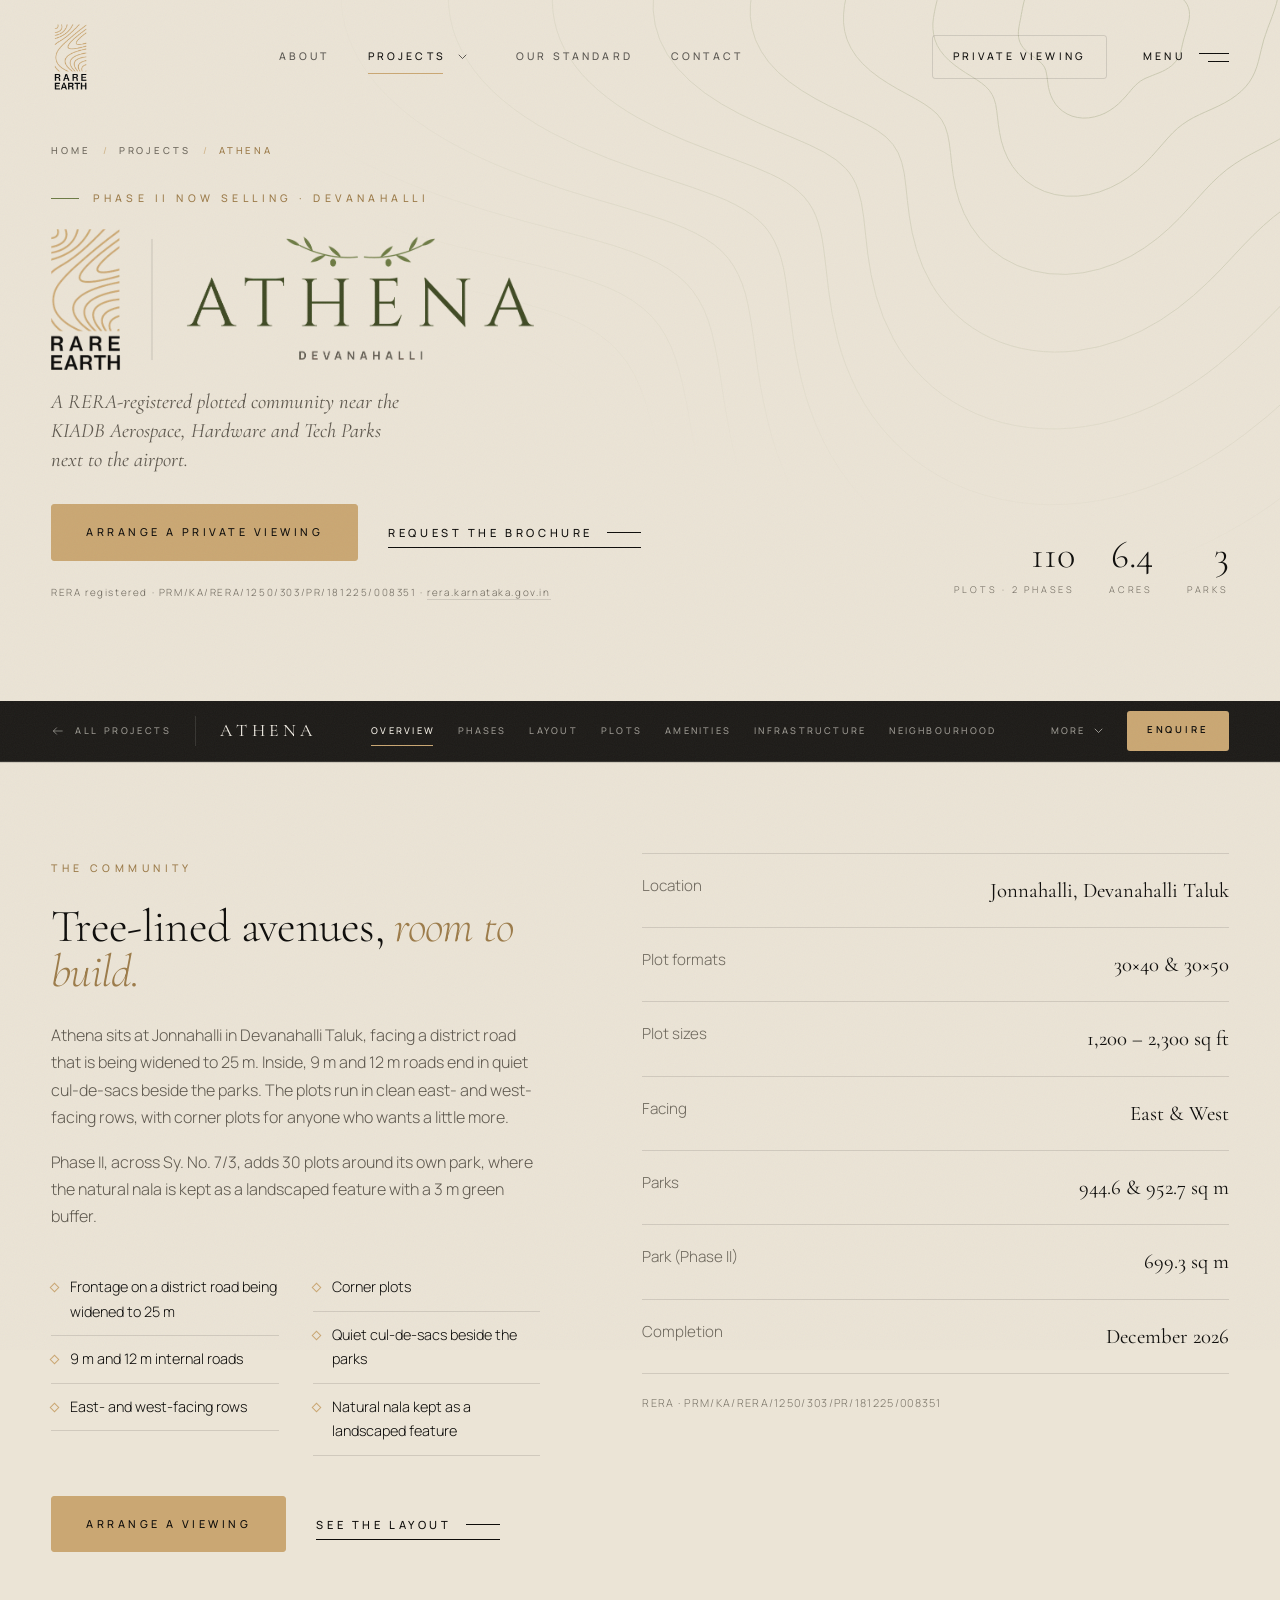
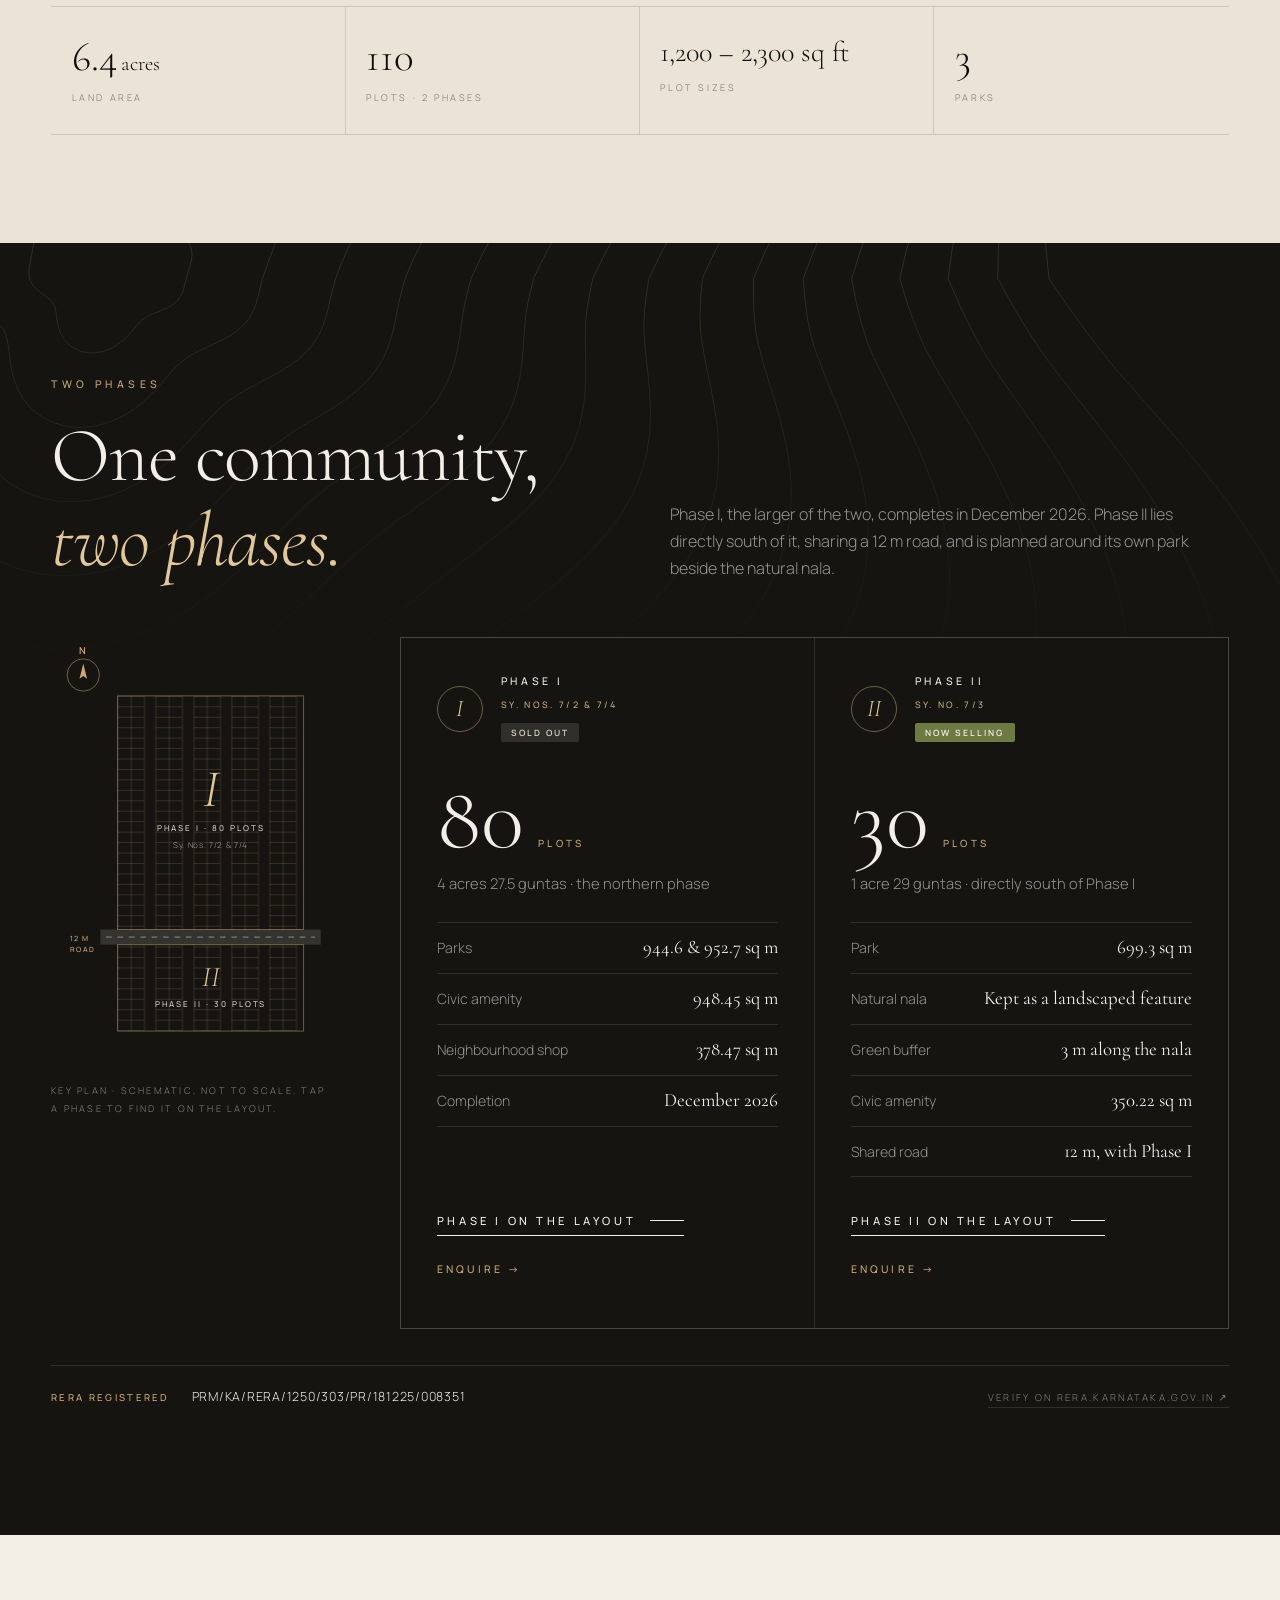
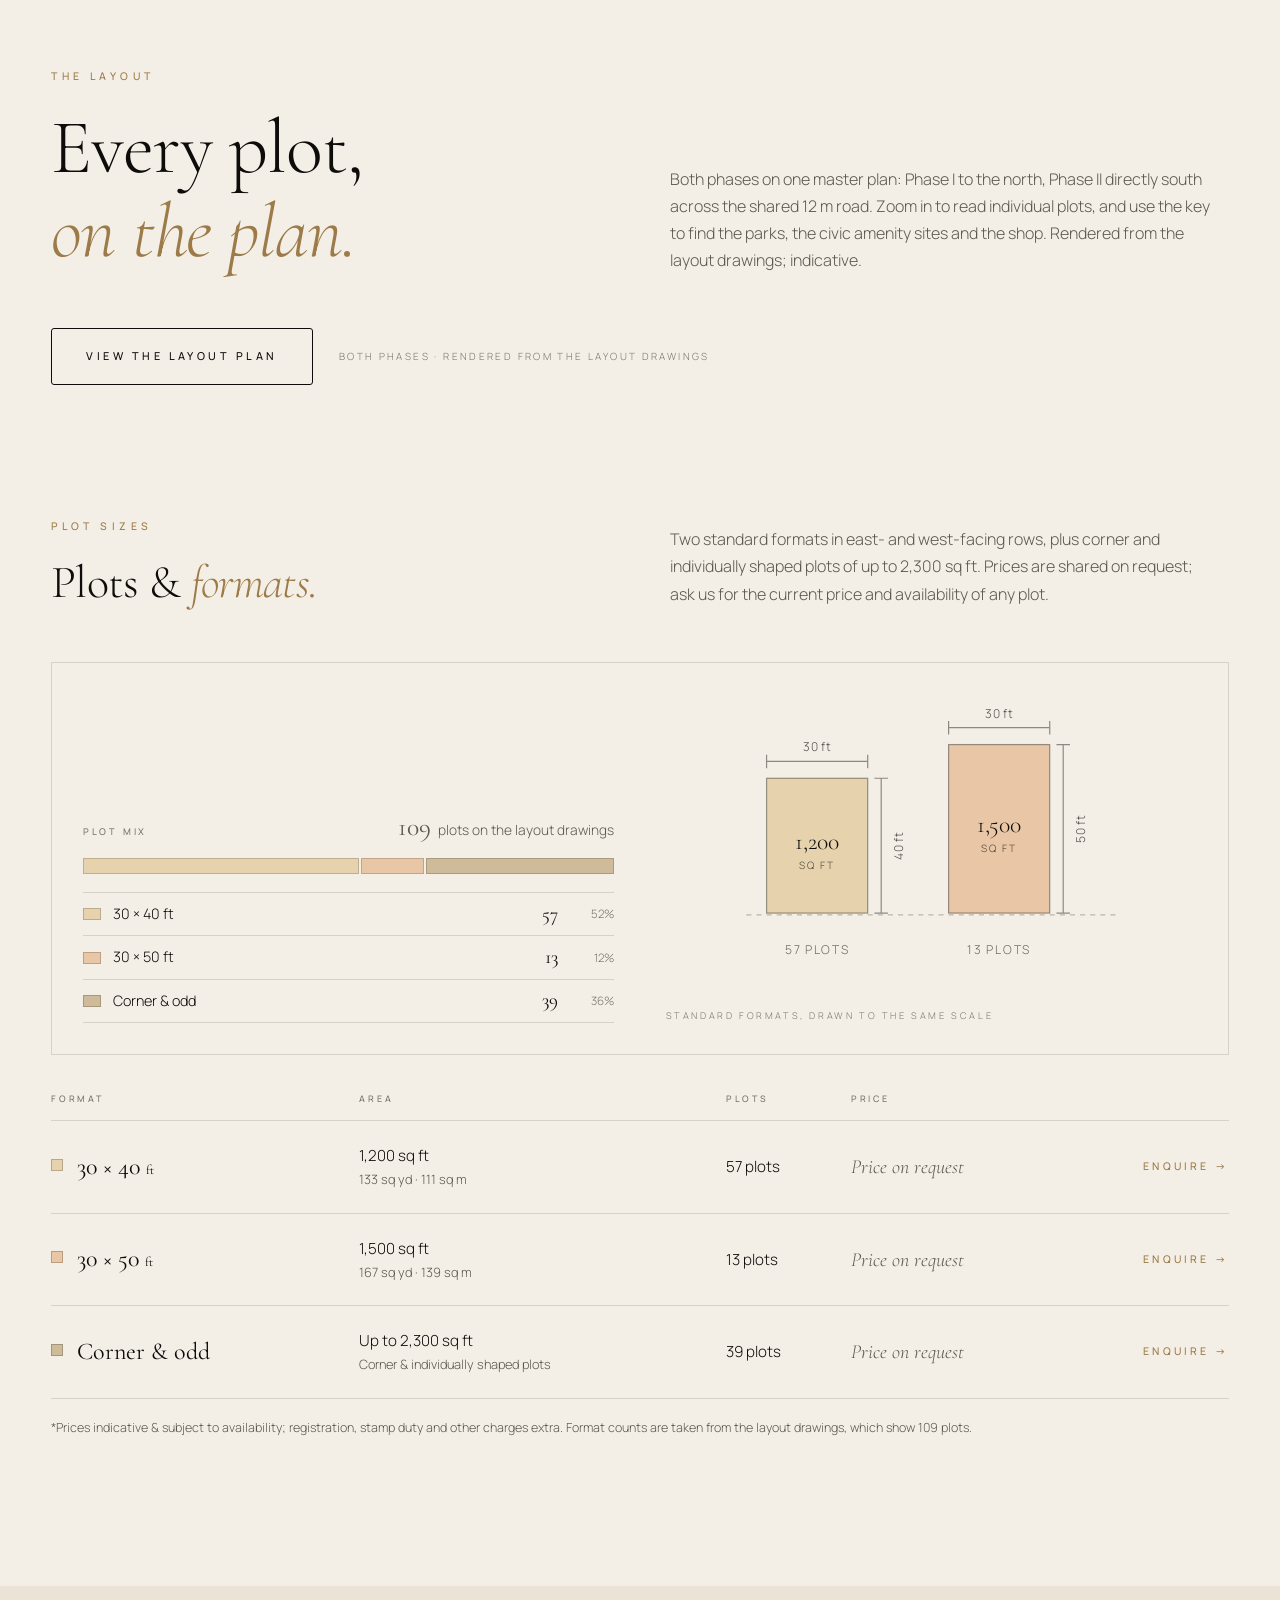
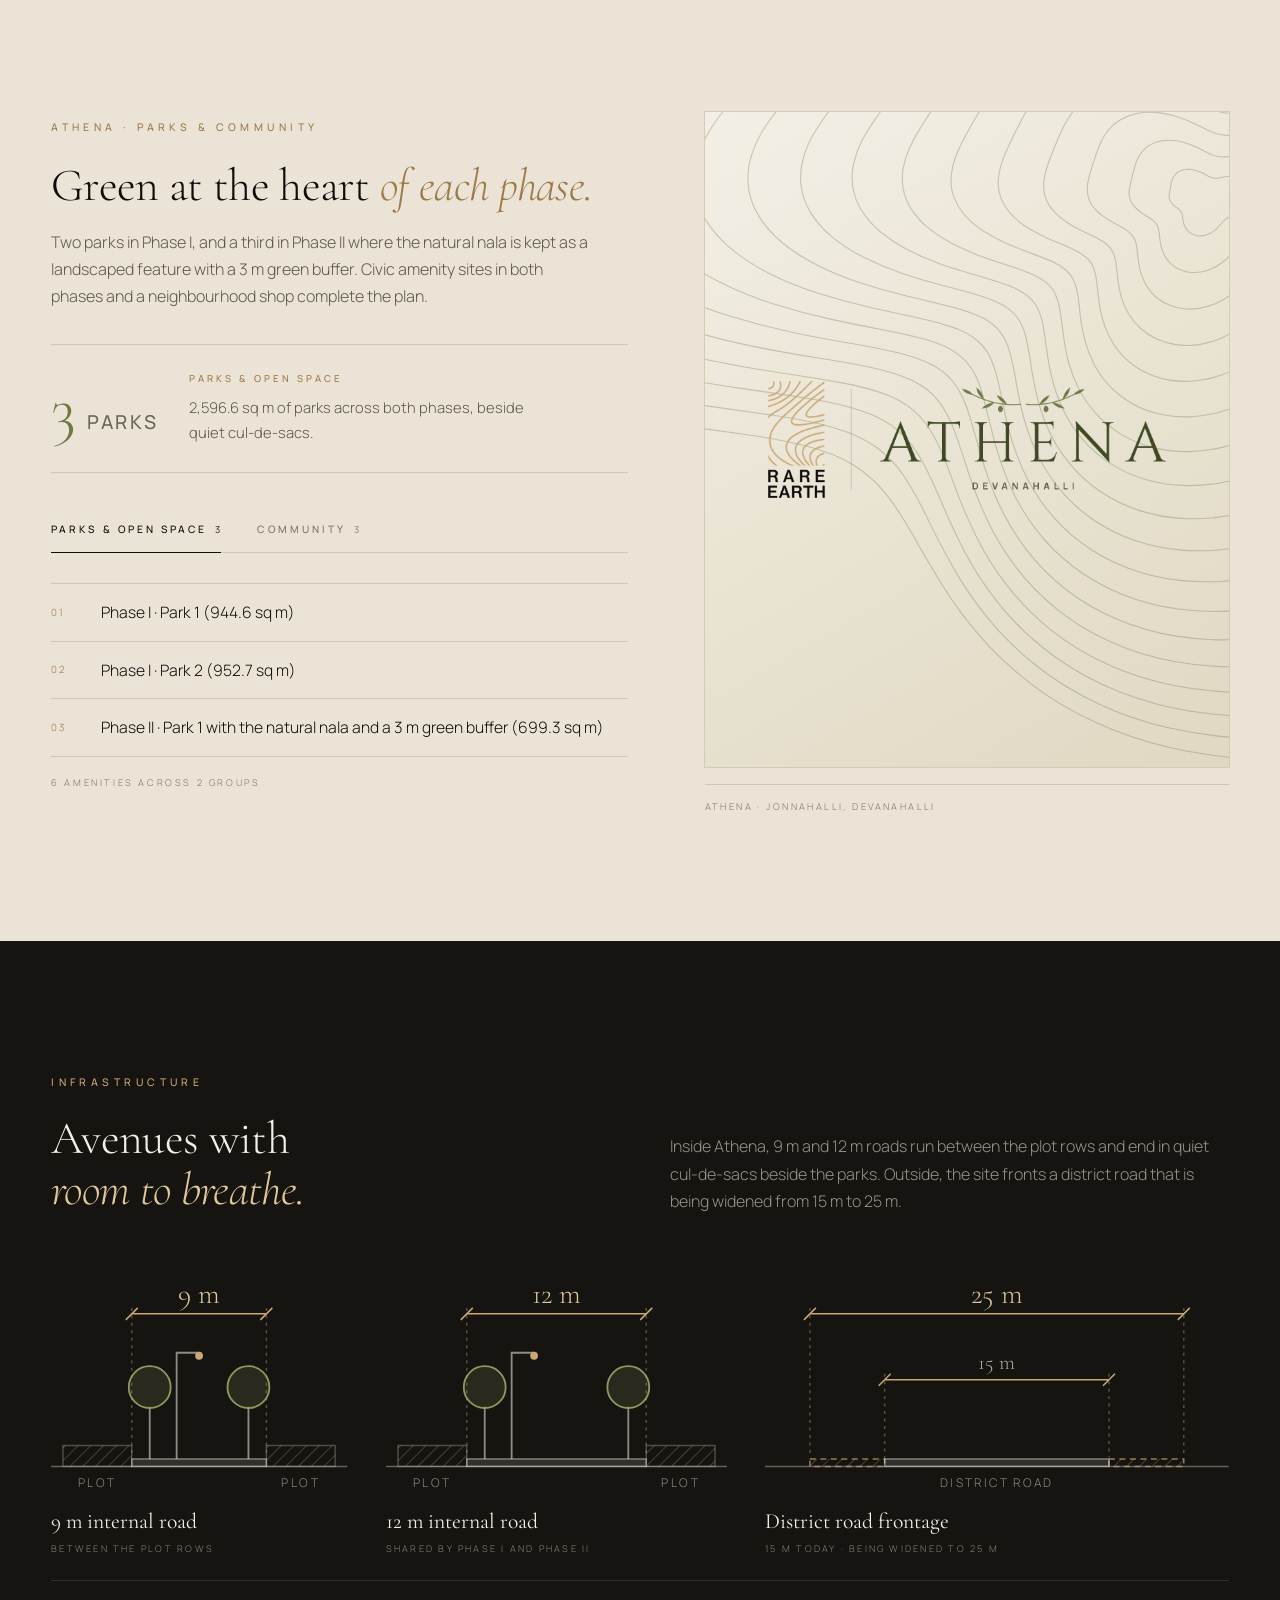
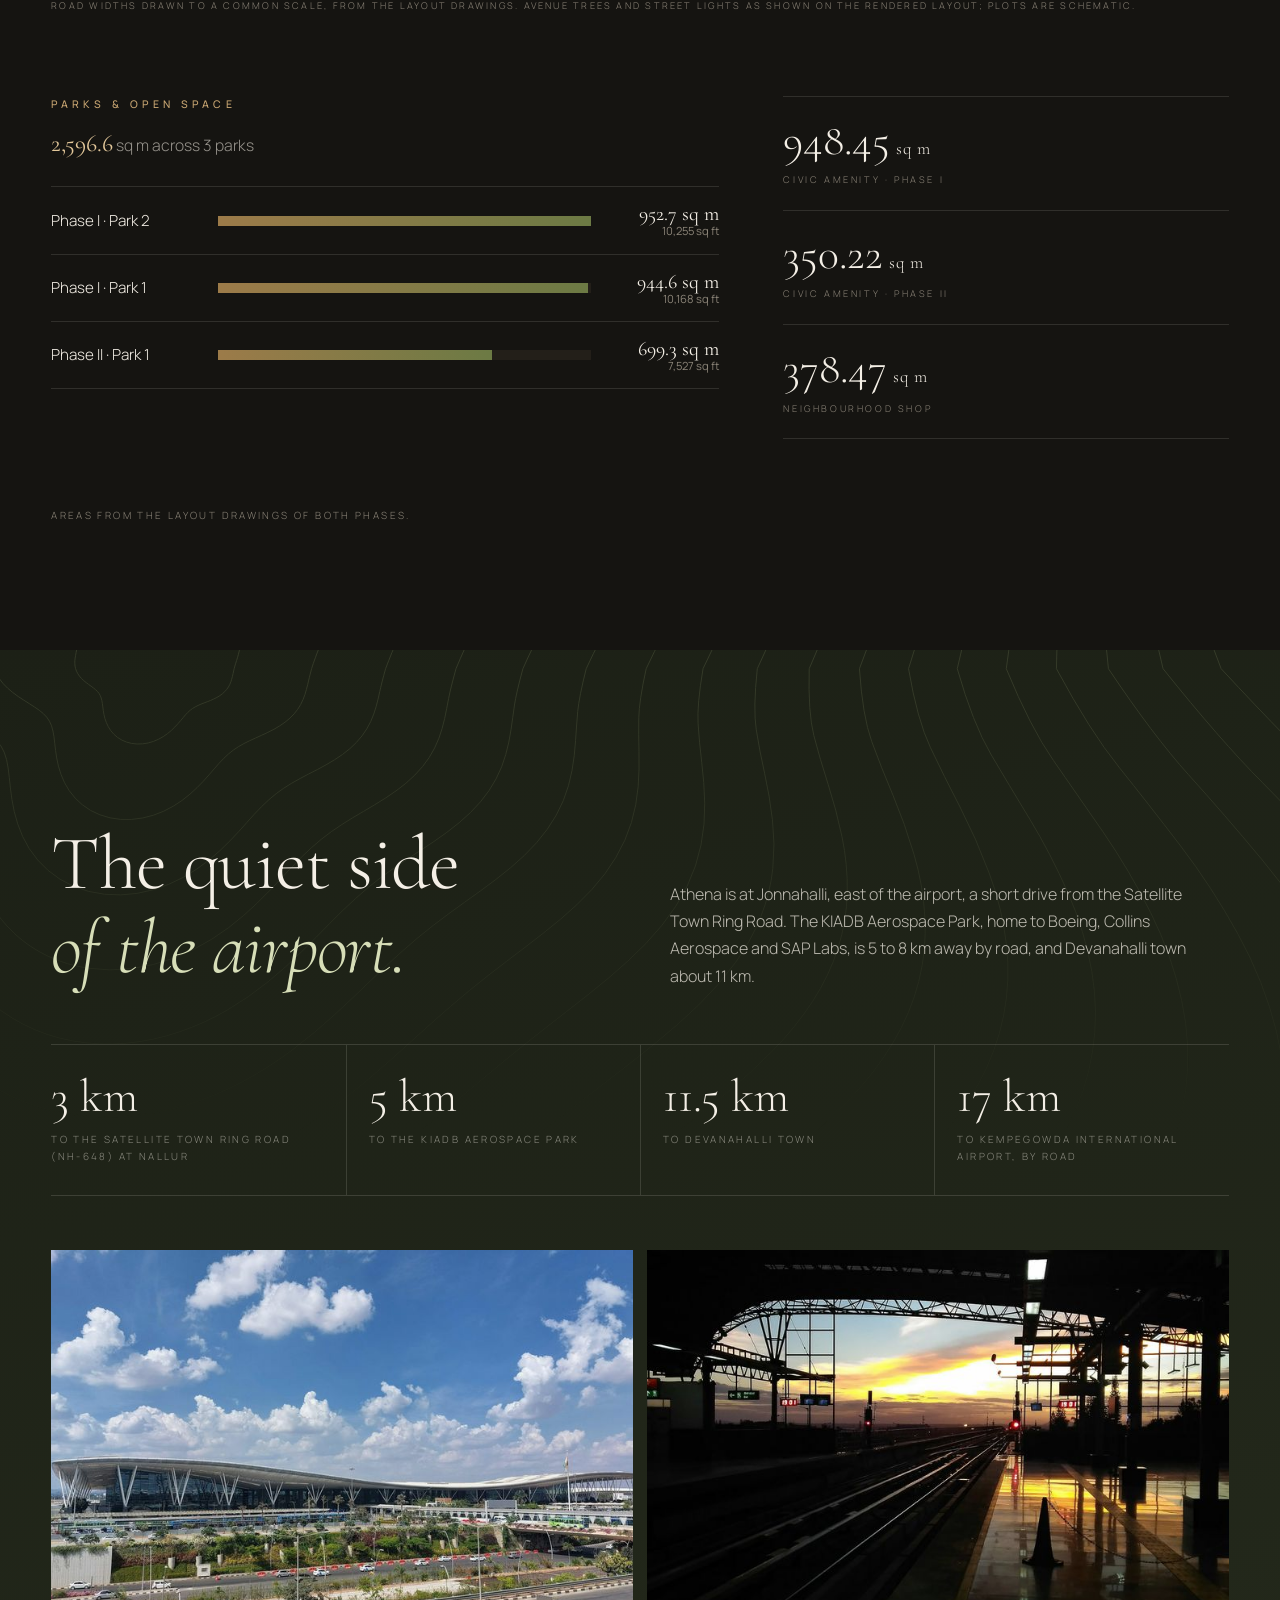
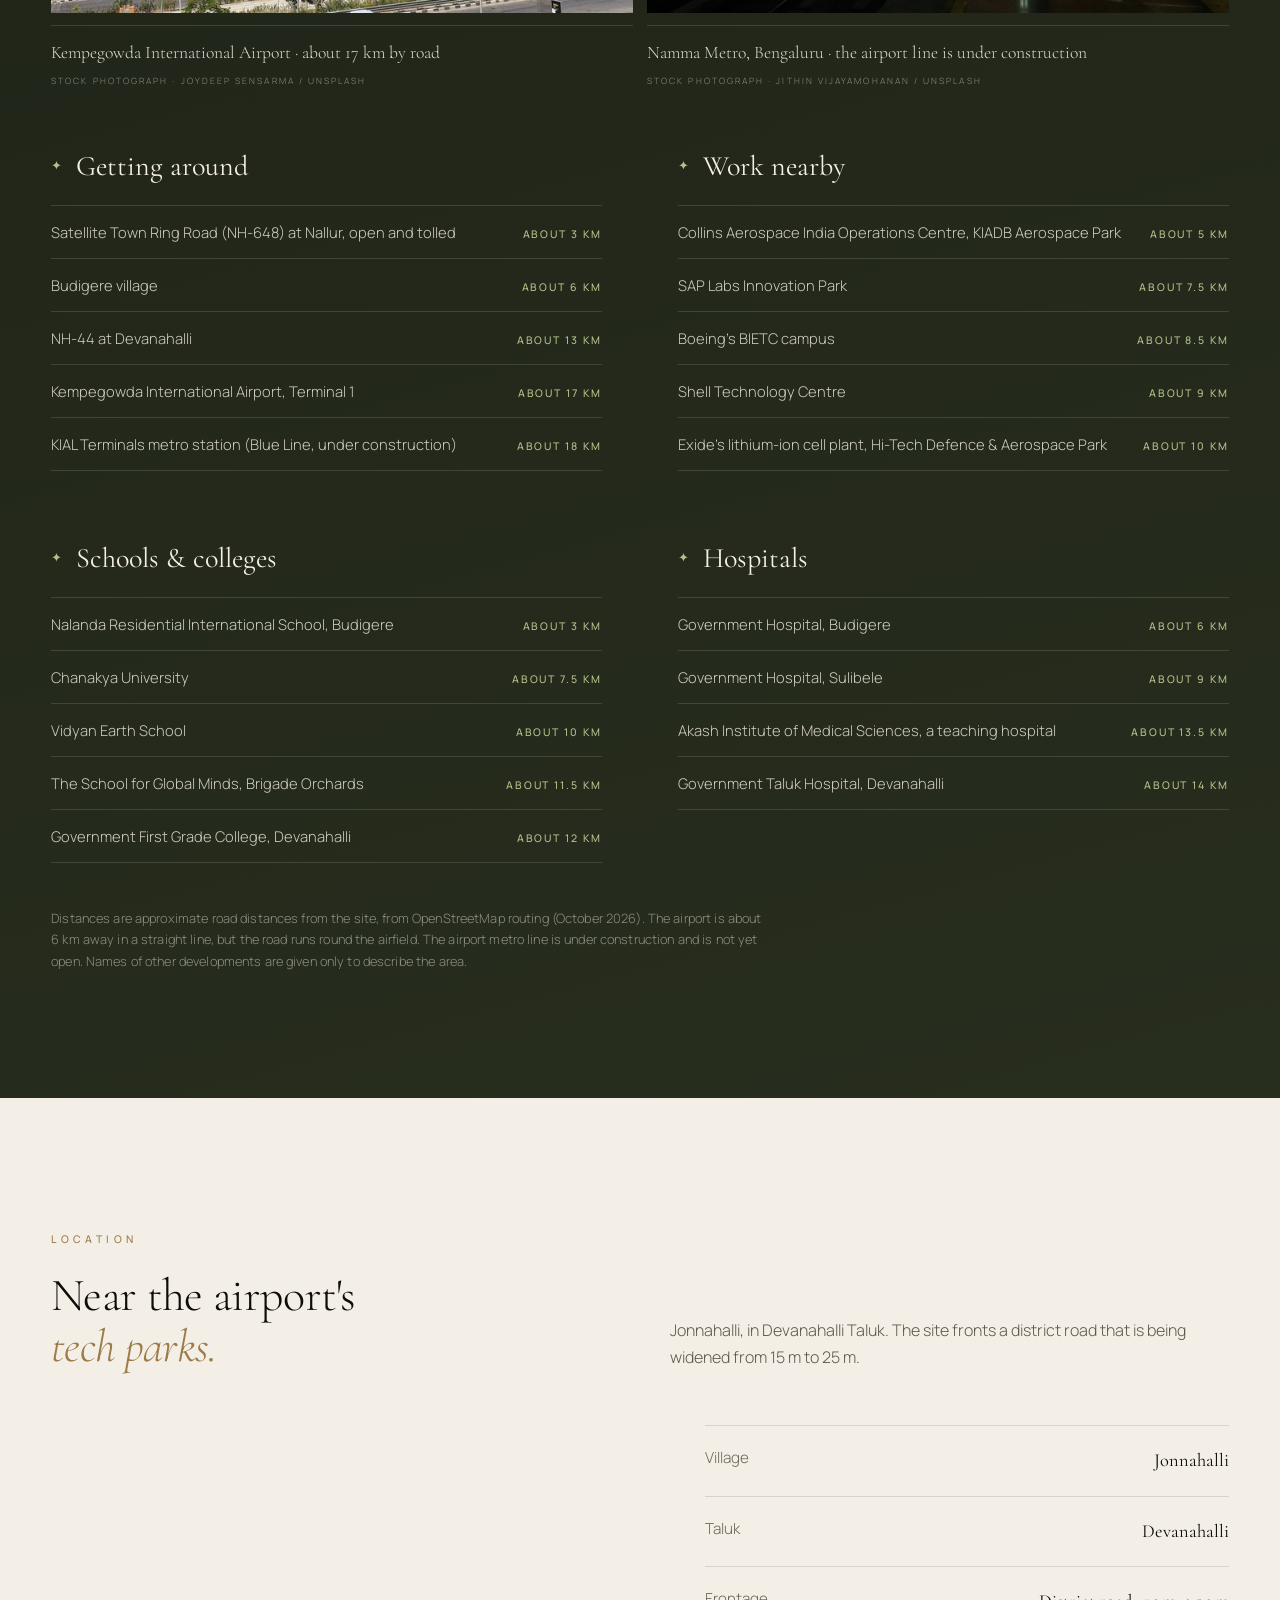
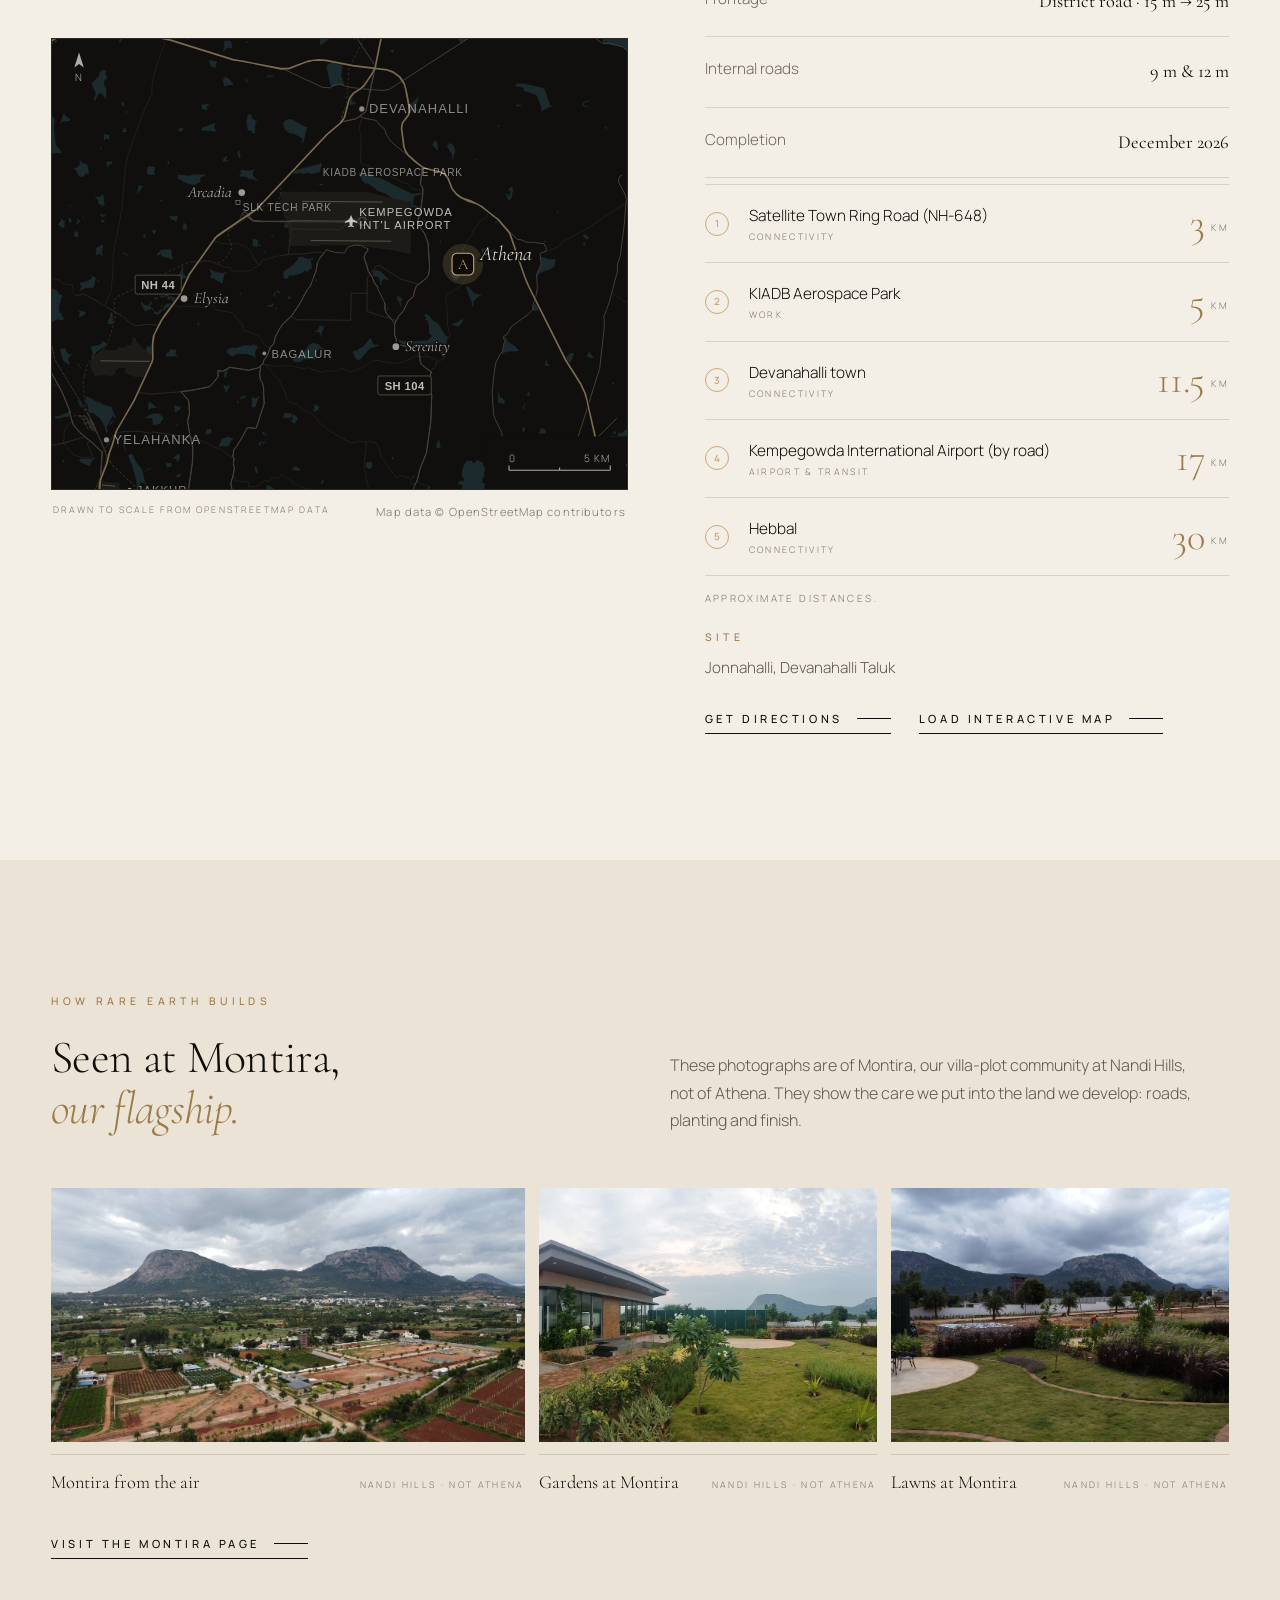
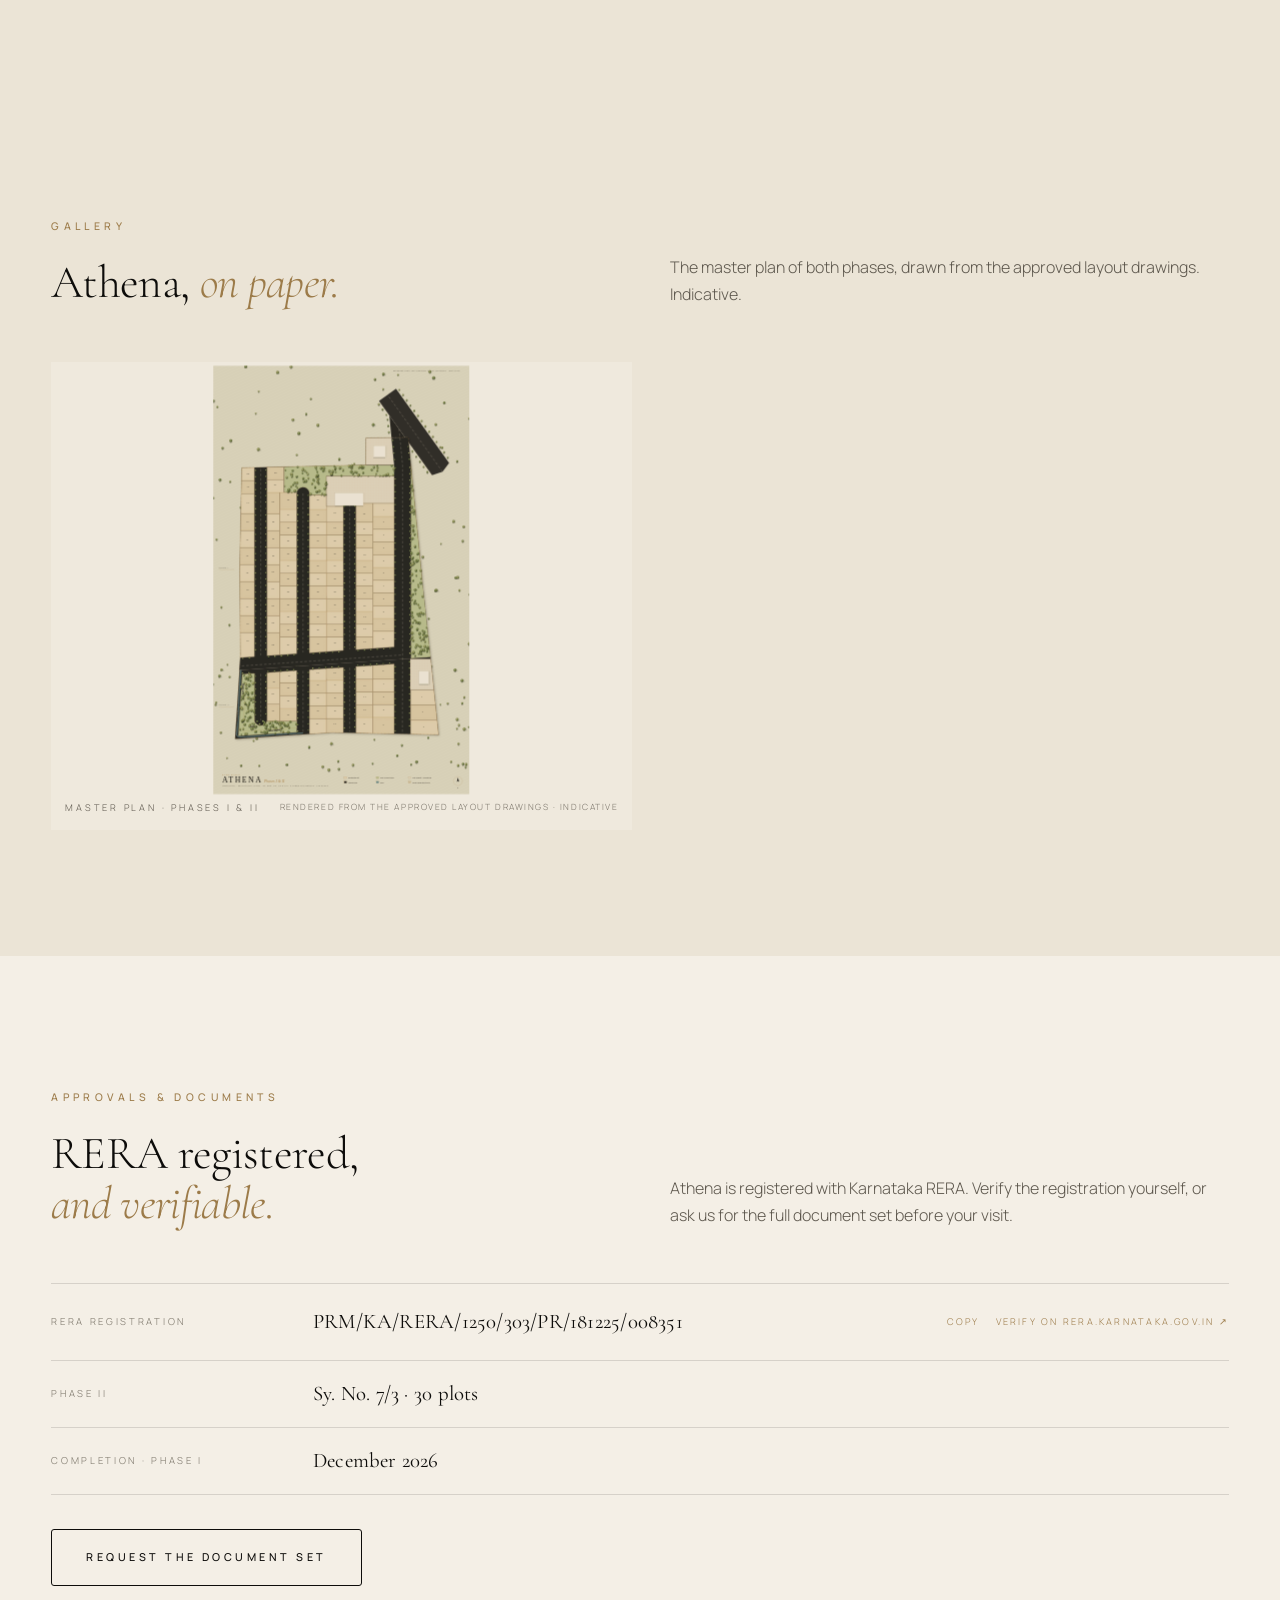
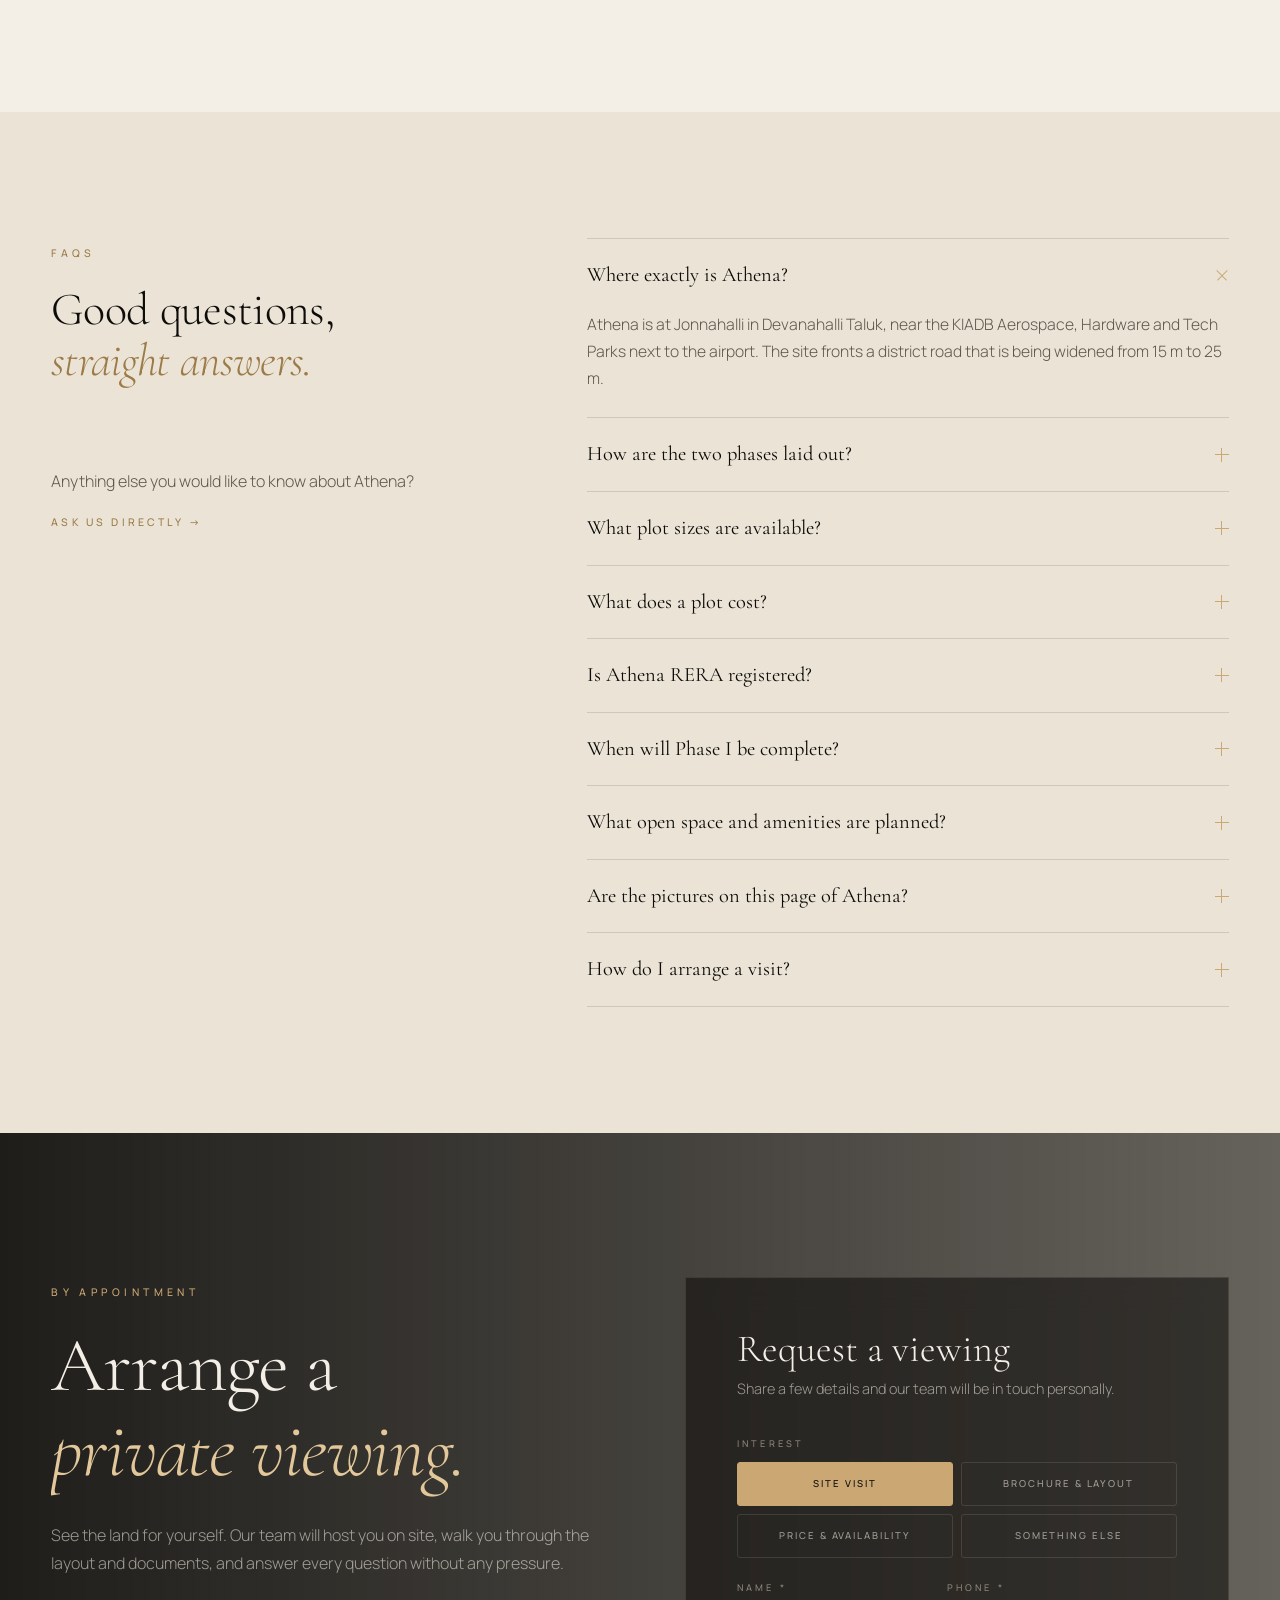
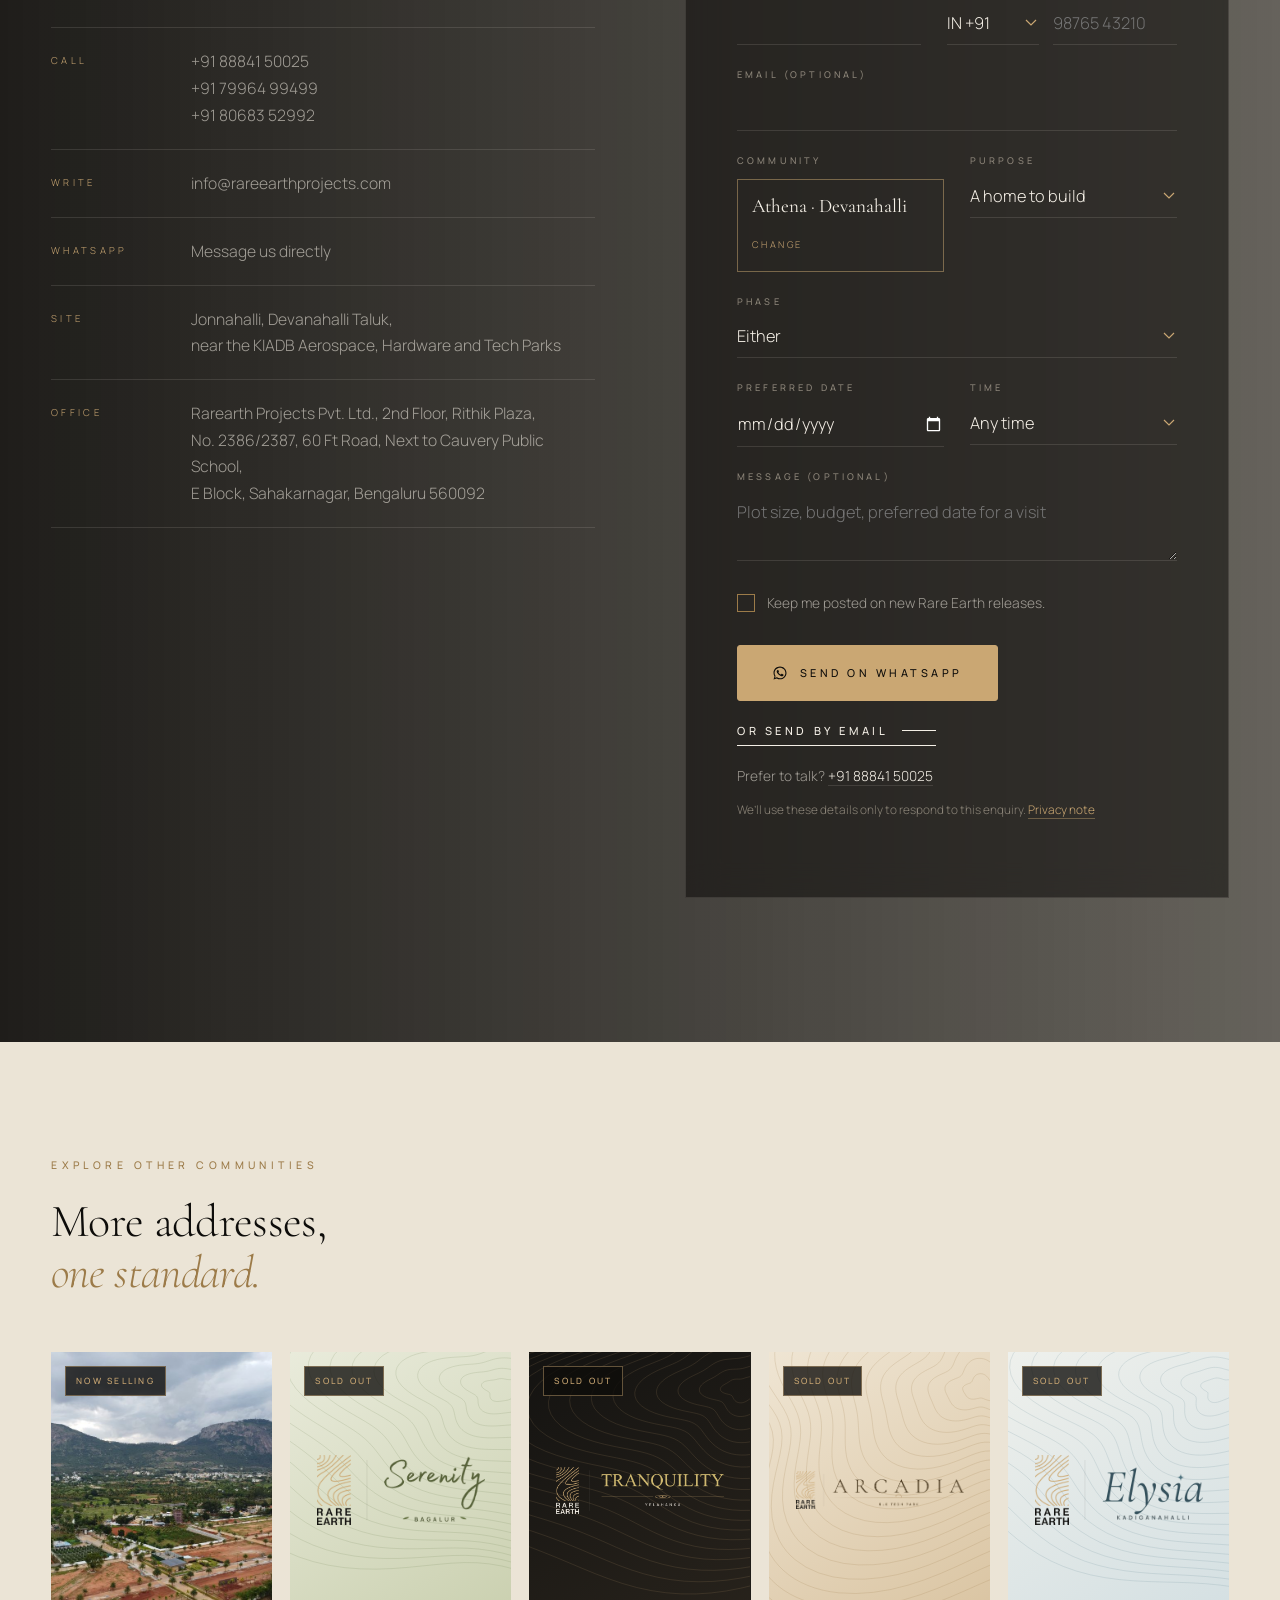
<file: projects/athena/index.html>
<!doctype html>
<!--
  =====================================================================
  RARE EARTH PROJECTS · ATHENA · official project page (plan-first)
  Built from projects/montira/index.html (reference) + _template.html.
  Shared:  assets/css/site.css + assets/css/project.css,
           assets/js/projects-data.js, site.js, enquiry.js,
           plan-viewer.js, project.js
  Athena:  assets/css/athena.css (architectural, plan-first identity),
           assets/js/athena.js  (render stage tilt + fallbacks, phase
           key plan, road sections, location facts, optional phase
           overlay on the combined plan)
  Facts live in assets/js/projects-data.js (RE_PROJECTS athena).
  Athena is ONE project with two phases. Owner's rule for RERA copy:
  "Athena is RERA registered" at project level, with the number. No
  phase-level RERA statements anywhere on this page.
  Keep FAQ text and FAQPage JSON-LD word for word equal
  (generator: scratchpad webqa/athena/faq.py).
  =====================================================================
-->
<html lang="en" class="no-js">
<head>
<meta charset="utf-8">
<meta name="viewport" content="width=device-width, initial-scale=1">
<script>document.documentElement.classList.remove('no-js')</script>
<title>Plots in Devanahalli, North Bengaluru | Athena by Rare Earth</title>
<meta name="description" content="RERA-registered plots at Jonnahalli, Devanahalli, near the KIADB Aerospace, Hardware and Tech Parks next to the airport. Phase II now selling.">
<link rel="canonical" href="https://www.rareearthprojects.com/projects/athena/">
<meta name="theme-color" content="#ebe4d6">
<meta property="og:type" content="website">
<meta property="og:site_name" content="Rare Earth Projects">
<meta property="og:title" content="Athena | Plotted Community in Devanahalli">
<meta property="og:description" content="110 plots in two phases near the KIADB Aerospace, Hardware and Tech Parks next to the airport, with tree-lined 9 m and 12 m roads, three parks. Registered with Karnataka RERA.">
<meta property="og:url" content="https://www.rareearthprojects.com/projects/athena/">
<meta property="og:image" content="https://www.rareearthprojects.com/assets/og/athena.jpg">
<meta property="og:image:width" content="1200">
<meta property="og:image:height" content="630">
<meta property="og:image:alt" content="Athena, a plotted community at Jonnahalli, Devanahalli, by Rare Earth Projects">
<meta name="twitter:card" content="summary_large_image">
<link rel="icon" type="image/png" href="../../assets/mark-gold.png">
<link rel="preconnect" href="https://fonts.googleapis.com">
<link rel="preconnect" href="https://fonts.gstatic.com" crossorigin>
<link href="https://fonts.googleapis.com/css2?family=Cormorant+Garamond:ital,wght@0,300;0,400;0,500;1,300;1,400&family=Manrope:wght@300;400;500;600&display=swap" rel="stylesheet">
<link rel="stylesheet" href="../../assets/css/site.css">
<link rel="stylesheet" href="../../assets/css/project.css">
<link rel="stylesheet" href="../../assets/css/athena.css">

<script type="application/ld+json">
{"@context":"https://schema.org","@type":"Organization","name":"Rare Earth Projects","alternateName":["Rare Earth","Rarearth Projects"],"sameAs":["https://www.linkedin.com/company/rarearth-projects-private-limited/"],"legalName":"Rarearth Projects Private Limited","url":"https://www.rareearthprojects.com/","logo":"https://www.rareearthprojects.com/assets/logo-vertical.png","email":"info@rareearthprojects.com","telephone":"+91-88841-50025","address":{"@type":"PostalAddress","streetAddress":"2nd Floor, Rithik Plaza, No. 2386/2387, 60 Ft Road, E Block, Sahakarnagar","addressLocality":"Bengaluru","postalCode":"560092","addressRegion":"Karnataka","addressCountry":"IN"}}
</script>
<script type="application/ld+json">
{"@context":"https://schema.org","@type":"Residence","name":"Athena","geo":{"@type":"GeoCoordinates","latitude":13.1788728,"longitude":77.7599626},"description":"A plotted community of 110 plots in two phases on about 6.4 acres at Jonnahalli, Devanahalli Taluk, near the KIADB Aerospace, Hardware and Tech Parks next to the airport, with 9 m and 12 m internal roads and three parks. Athena is registered with Karnataka RERA.","url":"https://www.rareearthprojects.com/projects/athena/","image":["https://www.rareearthprojects.com/assets/og/athena.jpg"],"address":{"@type":"PostalAddress","addressLocality":"Jonnahalli, Devanahalli Taluk","addressRegion":"Karnataka","addressCountry":"IN"},"identifier":{"@type":"PropertyValue","propertyID":"Karnataka RERA","value":"PRM/KA/RERA/1250/303/PR/181225/008351"},"amenityFeature":[{"@type":"LocationFeatureSpecification","name":"Two parks in Phase I (944.6 and 952.7 sq m)","value":true},{"@type":"LocationFeatureSpecification","name":"Park in Phase II with the natural nala and a 3 m green buffer (699.3 sq m)","value":true},{"@type":"LocationFeatureSpecification","name":"Civic amenity sites in both phases","value":true},{"@type":"LocationFeatureSpecification","name":"Neighbourhood shop (378.47 sq m)","value":true}],"containedInPlace":{"@type":"Place","name":"Devanahalli Taluk, Karnataka"}}
</script>
<script type="application/ld+json">
{"@context":"https://schema.org","@type":"BreadcrumbList","itemListElement":[{"@type":"ListItem","position":1,"name":"Home","item":"https://www.rareearthprojects.com/"},{"@type":"ListItem","position":2,"name":"Projects","item":"https://www.rareearthprojects.com/projects/"},{"@type":"ListItem","position":3,"name":"Athena","item":"https://www.rareearthprojects.com/projects/athena/"}]}
</script>
<!--FAQLD:start-->
<script type="application/ld+json">
{"@context": "https://schema.org", "@type": "FAQPage", "mainEntity": [{"@type": "Question", "name": "Where exactly is Athena?", "acceptedAnswer": {"@type": "Answer", "text": "Athena is at Jonnahalli in Devanahalli Taluk, near the KIADB Aerospace, Hardware and Tech Parks next to the airport. The site fronts a district road that is being widened from 15 m to 25 m."}}, {"@type": "Question", "name": "How are the two phases laid out?", "acceptedAnswer": {"@type": "Answer", "text": "Phase I covers 4 acres 27.5 guntas on Sy. Nos. 7/2 and 7/4, with 80 plots. Phase II covers 1 acre 29 guntas on Sy. No. 7/3, with 30 plots, and lies directly south of Phase I, sharing a 12 m road. Together they make 110 plots on about 6.4 acres."}}, {"@type": "Question", "name": "What plot sizes are available?", "acceptedAnswer": {"@type": "Answer", "text": "The layout drawings show 57 plots of 30 × 40 ft (1,200 sq ft), 13 plots of 30 × 50 ft (1,500 sq ft) and 39 corner and individually shaped plots of up to 2,300 sq ft, in east- and west-facing rows. These counts are taken from the drawings, which show 109 plots across both phases."}}, {"@type": "Question", "name": "What does a plot cost?", "acceptedAnswer": {"@type": "Answer", "text": "Prices for Athena are shared on request. Tell us the plot size, phase or plot number you are interested in, and we will send the current price and availability."}}, {"@type": "Question", "name": "Is Athena RERA registered?", "acceptedAnswer": {"@type": "Answer", "text": "Yes. Athena is registered with Karnataka RERA under PRM/KA/RERA/1250/303/PR/181225/008351, which you can verify on rera.karnataka.gov.in. We can share the full document set before your visit."}}, {"@type": "Question", "name": "When will Phase I be complete?", "acceptedAnswer": {"@type": "Answer", "text": "Completion of Phase I is December 2026. Our team can take you through the documents and the timeline on a visit."}}, {"@type": "Question", "name": "What open space and amenities are planned?", "acceptedAnswer": {"@type": "Answer", "text": "Phase I has two parks of 944.6 and 952.7 sq m, a civic amenity site of 948.45 sq m and a neighbourhood shop of 378.47 sq m. Phase II has a park of 699.3 sq m, where the natural nala is kept as a landscaped feature with a 3 m green buffer, and a civic amenity site of 350.22 sq m."}}, {"@type": "Question", "name": "Are the pictures on this page of Athena?", "acceptedAnswer": {"@type": "Answer", "text": "No. The layout plans are drawn from Athena's approved layout drawings. The photographs of Montira show our flagship community at Nandi Hills, and the airport and metro pictures are illustrative stock photographs of Bengaluru. None of them are photographs of Athena."}}, {"@type": "Question", "name": "How do I arrange a visit?", "acceptedAnswer": {"@type": "Answer", "text": "Viewings are by appointment. Send us a message on WhatsApp, call +91 88841 50025 or use the form on this page, and our team will host you on site."}}]}
</script>
<!--FAQLD:end-->
</head>

<body data-root="../../" data-page="project" data-project="athena" data-mode="light" data-paper="light" data-hero="light">
<div data-site="header"></div>
<noscript><nav class="wrap" style="padding:24px 0;font-size:.8rem;letter-spacing:.2em;text-transform:uppercase"><a href="../../">Rare Earth Projects</a> · <a href="../">All projects</a> · <a href="../../contact/">Contact</a></nav></noscript>

<main id="main">

<!-- =============== HERO · the cover above the render stage (plan-first) =============== -->
<section class="proj p-base p-hero ath-hero" id="top">
  <svg class="ath-hcont" data-contours data-seed="5" data-count="20" data-cx="1260" data-cy="40" data-size="1400" viewBox="0 0 1440 760" preserveAspectRatio="xMaxYMin slice" aria-hidden="true"></svg>
  <nav class="crumbs" aria-label="Breadcrumb"><ol class="wrap"><li><a href="../../">Home</a></li><li><a href="../">Projects</a></li><li aria-current="page">Athena</li></ol></nav>
  <div class="wrap ath-cover">
    <div class="top">
      <div>
        <span class="kicker rv">Phase II Now Selling · Devanahalli</span>
        <h1 class="p-logo" data-autostart><img src="../../assets/logos/athena-on-light.webp" width="1151" height="336" alt="Athena by Rare Earth" fetchpriority="high"></h1>
        <p class="tagline rv d1">A RERA-registered plotted community near the KIADB Aerospace, Hardware and Tech Parks next to the airport.</p>
        <div class="hero-cta rv d2">
          <button type="button" class="pill solid" data-enquire="visit" data-source="hero-visit">Arrange a private viewing</button>
          <button type="button" class="link" data-enquire="brochure" data-source="hero-brochure">Request the brochure <span class="ln"></span></button>
        </div>
        <span class="micro rv d2">RERA registered · <span data-fact="rera">PRM/KA/RERA/1250/303/PR/181225/008351</span> · <a href="https://rera.karnataka.gov.in/" target="_blank" rel="noopener">rera.karnataka.gov.in</a></span>
      </div>
      <div class="facts rv d2"><div><b data-fact="plots">110</b><span>Plots · 2 phases</span></div><div><b data-fact="acres">6.4</b><span>Acres</span></div><div><b data-fact="parks">3</b><span>Parks</span></div></div>
    </div>

  </div>
</section>
<!-- sticky sub-nav is inserted here by project.js -->

<!-- =============== OVERVIEW =============== -->
<section class="p-base ath-overview" id="overview" data-nav="Overview">
  <div class="wrap">
    <div class="proj-body">
      <div class="rv">
        <span class="kicker">The Community</span>
        <h2 class="display h-md">Tree-lined avenues, <em>room to build.</em></h2>
        <p class="body-l">Athena sits at Jonnahalli in Devanahalli Taluk, facing a district road that is being widened to 25&nbsp;m. Inside, 9&nbsp;m and 12&nbsp;m roads end in quiet cul-de-sacs beside the parks. The plots run in clean east- and west-facing rows, with corner plots for anyone who wants a little more.</p>
        <p class="body-l">Phase II, across Sy. No. 7/3, adds <span data-fact="plots_p2">30</span> plots around its own park, where the natural nala is kept as a landscaped feature with a 3&nbsp;m green buffer.</p>
        <div data-auto="highlights"></div>
        <div class="acts">
          <button type="button" class="pill solid" data-enquire="visit" data-source="overview-visit">Arrange a viewing</button>
          <a href="#layout" class="link">See the layout <span class="ln"></span></a>
        </div>
      </div>
      <div class="rv d1"><div data-auto="specs"></div></div>
    </div>
    <div class="rv" data-auto="keys"></div>
  </div>
</section>

<!-- =============== STORY · PHASES =============== -->
<section class="p-sec p-coal ath-phases" id="phases" data-nav="Phases" data-requires="phases">
  <svg class="ath-pcont" data-contours data-seed="5" data-count="16" data-cx="120" data-cy="40" data-size="1200" viewBox="0 0 1440 520" preserveAspectRatio="xMidYMin slice" aria-hidden="true"></svg>
  <div class="wrap">
    <div class="sec-head">
      <div><span class="kicker rv">Two phases</span><h2 class="display h-lg split"><span class="ln"><span>One community,</span></span><span class="ln"><span><em>two phases.</em></span></span></h2></div>
      <p class="body-l rv d1">Phase I, the larger of the two, completes in <span data-fact="completion">December 2026</span>. Phase II lies directly south of it, sharing a 12&nbsp;m road, and is planned around its own park beside the natural nala.</p>
    </div>

    <div class="ath-ph-grid">
      <figure class="ath-key rv" aria-labelledby="ath-key-cap">
        <svg viewBox="0 0 300 450" role="group" aria-label="Key plan: Phase I to the north, Phase II directly south, sharing a 12 m road. Schematic, not to scale.">
          <defs>
            <pattern id="kp-rows" width="40" height="11" patternUnits="userSpaceOnUse" x="70" y="62"><path d="M0 .5H28M.5 0V11M14.5 0V11M28.5 0V11" fill="none" stroke="rgba(202,167,115,.2)" stroke-width="1"/></pattern>
          </defs>
          <g class="kp-n" transform="translate(34 40)" aria-hidden="true">
            <circle r="17" fill="none" stroke="rgba(202,167,115,.55)"/>
            <path d="M0 -12 L4 4 L0 1 L-4 4Z" fill="#caa773"/>
            <text y="-22" text-anchor="middle">N</text>
          </g>
          <a class="kp" data-ph="1" href="#layout" data-ph-go="phase-1" aria-label="Phase I, 80 plots: find it on the layout">
            <rect class="blk" x="70" y="62" width="196" height="246"/>
            <text class="kp-rn" x="168" y="178" text-anchor="middle">I</text>
            <text class="kp-t" x="168" y="204" text-anchor="middle">PHASE I · 80 PLOTS</text>
            <text class="kp-s" x="168" y="222" text-anchor="middle">Sy. Nos. 7/2 &amp; 7/4</text>
          </a>
          <g class="kp-road" aria-hidden="true">
            <rect x="52" y="308" width="232" height="16"/>
            <path d="M58 316H278" stroke-dasharray="6 6"/>
          </g>
          <a class="kp" data-ph="2" href="#layout" data-ph-go="phase-2" aria-label="Phase II, 30 plots: find it on the layout">
            <rect class="blk" x="70" y="324" width="196" height="91"/>
            <text class="kp-rn sm" x="168" y="368" text-anchor="middle">II</text>
            <text class="kp-t" x="168" y="390" text-anchor="middle">PHASE II · 30 PLOTS</text>
          </a>
          <text class="kp-lbl" x="20" y="320" aria-hidden="true">12 M</text>
          <text class="kp-lbl" x="20" y="332" aria-hidden="true">ROAD</text>
        </svg>
        <figcaption id="ath-key-cap">Key plan · schematic, not to scale. Tap a phase to find it on the layout.</figcaption>
      </figure>

      <div class="ath-cards">
        <article class="ath-card rv" data-ph="1" aria-labelledby="ph1-h">
          <header><span class="ath-rn" aria-hidden="true">I</span><div><h3 id="ph1-h">Phase I</h3><span class="ath-st">Sy. Nos. 7/2 &amp; 7/4</span><span class="ath-sale sold">Sold out</span></div></header>
          <div class="ath-n"><b data-fact="plots_p1">80</b><span>Plots</span></div>
          <p class="ath-ext">4 acres 27.5 guntas · the northern phase</p>
          <ul class="ath-dl">
            <li><span>Parks</span><b>944.6 &amp; 952.7 sq m</b></li>
            <li><span>Civic amenity</span><b>948.45 sq m</b></li>
            <li><span>Neighbourhood shop</span><b>378.47 sq m</b></li>
            <li><span>Completion</span><b data-fact="completion">December 2026</b></li>
          </ul>
          <div class="ath-acts">
            <a class="link" href="#layout" data-ph-go="phase-1">Phase I on the layout <span class="ln"></span></a>
            <button type="button" class="btn-txt" data-enquire="price" data-phase="1" data-source="phases-phase-1">Enquire →</button>
          </div>
        </article>
        <article class="ath-card rv d1" data-ph="2" aria-labelledby="ph2-h">
          <header><span class="ath-rn" aria-hidden="true">II</span><div><h3 id="ph2-h">Phase II</h3><span class="ath-st">Sy. No. 7/3</span><span class="ath-sale on">Now selling</span></div></header>
          <div class="ath-n"><b data-fact="plots_p2">30</b><span>Plots</span></div>
          <p class="ath-ext">1 acre 29 guntas · directly south of Phase I</p>
          <ul class="ath-dl">
            <li><span>Park</span><b>699.3 sq m</b></li>
            <li><span>Natural nala</span><b>Kept as a landscaped feature</b></li>
            <li><span>Green buffer</span><b>3&nbsp;m along the nala</b></li>
            <li><span>Civic amenity</span><b>350.22 sq m</b></li>
            <li><span>Shared road</span><b>12&nbsp;m, with Phase I</b></li>
          </ul>
          <div class="ath-acts">
            <a class="link" href="#layout" data-ph-go="phase-2">Phase II on the layout <span class="ln"></span></a>
            <button type="button" class="btn-txt" data-enquire="price" data-phase="2" data-source="phases-phase-2">Enquire →</button>
          </div>
        </article>
      </div>
    </div>
    <p class="ath-rera rv"><span class="ath-rera-k">RERA registered</span><span class="ath-rera-n" data-fact="rera">PRM/KA/RERA/1250/303/PR/181225/008351</span><a href="https://rera.karnataka.gov.in/" target="_blank" rel="noopener">Verify on rera.karnataka.gov.in&nbsp;↗</a></p>
  </div>
</section>

<!-- =============== LAYOUT (plan viewer: both phases | Phase I | Phase II) =============== -->
<section class="p-sec p-paper ath-layout" id="layout" data-nav="Layout" data-requires="plan">
  <div class="wrap">
    <div class="sec-head">
      <div><span class="kicker rv">The Layout</span><h2 class="display h-lg split"><span class="ln"><span>Every plot,</span></span><span class="ln"><span><em>on the plan.</em></span></span></h2></div>
      <p class="body-l rv d1">Both phases on one master plan: Phase I to the north, Phase II directly south across the shared 12&nbsp;m road. Zoom in to read individual plots, and use the key to find the parks, the civic amenity sites and the shop. Rendered from the layout drawings; indicative.</p>
    </div>
    <div class="layout-open rv"><button type="button" class="pill" data-layout-open aria-controls="layout-plan" aria-expanded="false"><span>View the layout plan</span></button><small>Both phases · rendered from the layout drawings</small></div>
    <div id="layout-plan" data-layout-reveal hidden>
      <div data-plan-viewer></div>
      <!-- Shown by athena.js only if the master plan (assets/renders/athena-plan.svg) cannot load in the viewer,
           and always without JavaScript: the same single plan as a plain image that opens in the lightbox.
           Owner (23 Oct 2026): both phases as one layout plan, never Phase I and Phase II separately. -->
      <div class="ath-plan-fb" data-ath-planfb>
        <div class="ath-fb-grid ath-fb-one">
          <figure class="ath-fb">
            <a href="../../assets/renders/athena-plan.svg" data-lightbox="athena-plan-fb" data-sheet data-title="Master plan · Phases I &amp; II" data-sub="110 plots · Sy. Nos. 7/2, 7/4 &amp; 7/3 · about 6.4 acres" data-left2="Rendered from the approved layout drawings · indicative" aria-label="Open the Athena master plan">
              <img src="../../assets/renders/athena-plan.svg" width="1600" height="2674" alt="Athena master plan, both phases as one layout: Phase I to the north and Phase II directly south across the shared 12 m road, with plots along tree-lined internal roads, three parks, the nala, two civic amenity sites and the neighbourhood shop" loading="lazy" decoding="async">
            </a>
            <figcaption><b>Phases I &amp; II</b><span>110 plots · one layout, joined along the shared 12&nbsp;m road</span></figcaption>
          </figure>
        </div>
        <p class="ath-fb-cap">Master plan rendered from the layout drawings · indicative. Tap the plan to open it full screen.</p>
        <div class="acts">
          <button type="button" class="pill solid" data-enquire="visit" data-source="layout-fallback-visit">Arrange a site visit</button>
          <button type="button" class="btn-txt" data-enquire="brochure" data-source="layout-fallback-pdf" data-message="Please share the Athena layout plan (PDF).">Request the layout (PDF) →</button>
        </div>
      </div>
    </div>
  </div>
</section>

<!-- =============== PLOTS =============== -->
<section class="p-sec p-paper ath-plots" id="plots" data-nav="Plots" data-requires="plots">
  <div class="wrap">
    <div class="sec-head">
      <div><span class="kicker rv">Plot sizes</span><h2 class="display h-md split"><span class="ln"><span>Plots &amp; <em>formats.</em></span></span></h2></div>
      <p class="body-l rv d1">Two standard formats in east- and west-facing rows, plus corner and individually shaped plots of up to 2,300 sq ft. Prices are shared on request; ask us for the current price and availability of any plot.</p>
    </div>
    <div class="rv" data-auto="plots"></div>
  </div>
</section>

<!-- =============== AMENITIES · PARKS & COMMUNITY =============== -->
<section class="p-sec p-base ath-amen" id="amenities" data-nav="Amenities" data-requires="amenities">
  <div class="wrap amen-grid">
    <div class="rv">
      <span class="kicker">Athena · Parks &amp; Community</span>
      <h2 class="display h-md ath-amen-h">Green at the heart <em>of each phase.</em></h2>
      <p class="body-l ath-amen-p">Two parks in Phase I, and a third in Phase II where the natural nala is kept as a landscaped feature with a 3&nbsp;m green buffer. Civic amenity sites in both phases and a neighbourhood shop complete the plan.</p>
      <div class="ath-lead">
        <b><span data-fact="parks">3</span><small> parks</small></b>
        <div><span>Parks &amp; open space</span><p>2,596.6 sq m of parks across both phases, beside quiet cul-de-sacs.</p></div>
      </div>
      <div data-auto="amenities"></div>
    </div>
    <figure class="ath-amen-art rv d1">
      <!-- name panel (no plans outside the folded layout section; no 3D renders: owner, 2026-10-23) -->
      <div class="ath-frame"><div class="ath-art" data-art-of="athena"></div></div>
      <figcaption>Athena · Jonnahalli, Devanahalli</figcaption>
    </figure>
  </div>
</section>

<!-- =============== INFRASTRUCTURE · ROADS + LAND USE =============== -->
<section class="p-sec p-coal ath-infra" id="infrastructure" data-nav="Infrastructure" data-requires="landuse">
  <div class="wrap">
    <div class="sec-head">
      <div><span class="kicker rv">Infrastructure</span><h2 class="display h-md split"><span class="ln"><span>Avenues with</span></span><span class="ln"><span><em>room to breathe.</em></span></span></h2></div>
      <p class="body-l rv d1">Inside Athena, 9&nbsp;m and 12&nbsp;m roads run between the plot rows and end in quiet cul-de-sacs beside the parks. Outside, the site fronts a district road that is being widened from 15&nbsp;m to 25&nbsp;m.</p>
    </div>
    <div class="ath-roads rv" data-ath-roads>
      <!-- athena.js replaces this list with road cross-sections drawn to a common scale -->
      <ul class="ath-roadlist">
        <li><b>9&nbsp;m</b><span>Internal road</span></li>
        <li><b>12&nbsp;m</b><span>Internal road, shared by both phases</span></li>
        <li><b>15 → 25&nbsp;m</b><span>District road frontage, being widened</span></li>
      </ul>
    </div>
    <div class="rv ath-lu" data-auto="landuse"></div>
  </div>
</section>

<!-- =============== NEIGHBOURHOOD (Elysia format; research 23 Oct 2026, road distances from OpenStreetMap routing) =============== -->
<section class="p-sec ill-sec nbh ath-nbh" id="neighbourhood" data-nav="Neighbourhood">
  <svg class="ill-contours" data-contours data-seed="5" data-count="18" data-cx="200" data-cy="20" data-size="1300" viewBox="0 0 1440 520" preserveAspectRatio="xMidYMin slice" aria-hidden="true"></svg>
  <div class="wrap">
    <div class="sec-head">
      <div><span class="kicker rv">The Neighbourhood</span><h2 class="display h-lg split"><span class="ln"><span>The quiet side</span></span><span class="ln"><span><em>of the airport.</em></span></span></h2></div>
      <p class="body-l rv d1">Athena is at Jonnahalli, east of the airport, a short drive from the Satellite Town Ring Road. The KIADB Aerospace Park, home to Boeing, Collins Aerospace and SAP Labs, is 5 to 8 km away by road, and Devanahalli town about 11 km.</p>
    </div>

    <div class="nb-transit rv">
      <div><b>3 km</b><span>To the Satellite Town Ring Road (<span class="nw">NH-648</span>) at Nallur</span></div>
      <div><b>5 km</b><span>To the KIADB Aerospace Park</span></div>
      <div><b>11.5 km</b><span>To Devanahalli town</span></div>
      <div><b>17 km</b><span>To Kempegowda International Airport, by road</span></div>
    </div>

    <div class="nb-scenes">
      <figure class="rv"><img src="../../assets/stock/bengaluru-airport-t1-sm.jpg" srcset="../../assets/stock/bengaluru-airport-t1-sm.jpg 800w, ../../assets/stock/bengaluru-airport-t1.jpg 1600w" sizes="(max-width:767px) 100vw, 50vw" width="1600" height="900" alt="Terminal 1 of Kempegowda International Airport" loading="lazy" decoding="async"><figcaption><span>Kempegowda International Airport · about 17 km by road</span><i>Stock photograph · Joydeep Sensarma / Unsplash</i></figcaption></figure>
      <figure class="rv d1"><img src="../../assets/stock/bengaluru-metro-sunset-sm.jpg" srcset="../../assets/stock/bengaluru-metro-sunset-sm.jpg 800w, ../../assets/stock/bengaluru-metro-sunset.jpg 1600w" sizes="(max-width:767px) 100vw, 50vw" width="1600" height="900" alt="A Namma Metro station in Bengaluru at sunset" loading="lazy" decoding="async"><figcaption><span>Namma Metro, Bengaluru · the airport line is under construction</span><i>Stock photograph · Jithin Vijayamohanan / Unsplash</i></figcaption></figure>
    </div>

    <div class="nb-lists">
      <div class="rv">
        <h3><i aria-hidden="true">✦</i> Getting around</h3>
        <ul>
          <li><span>Satellite Town Ring Road (<span class="nw">NH-648</span>) at Nallur, open and tolled</span><b>About 3 km</b></li>
          <li><span>Budigere village</span><b>About 6 km</b></li>
          <li><span><span class="nw">NH-44</span> at Devanahalli</span><b>About 13 km</b></li>
          <li><span>Kempegowda International Airport, Terminal 1</span><b>About 17 km</b></li>
          <li><span>KIAL Terminals metro station (Blue Line, under construction)</span><b>About 18 km</b></li>
        </ul>
      </div>
      <div class="rv d1">
        <h3><i aria-hidden="true">✦</i> Work nearby</h3>
        <ul>
          <li><span>Collins Aerospace India Operations Centre, KIADB Aerospace Park</span><b>About 5 km</b></li>
          <li><span>SAP Labs Innovation Park</span><b>About 7.5 km</b></li>
          <li><span>Boeing's BIETC campus</span><b>About 8.5 km</b></li>
          <li><span>Shell Technology Centre</span><b>About 9 km</b></li>
          <li><span>Exide's lithium-ion cell plant, Hi-Tech Defence &amp; Aerospace Park</span><b>About 10 km</b></li>
        </ul>
      </div>
      <div class="rv">
        <h3><i aria-hidden="true">✦</i> Schools &amp; colleges</h3>
        <ul>
          <li><span>Nalanda Residential International School, Budigere</span><b>About 3 km</b></li>
          <li><span>Chanakya University</span><b>About 7.5 km</b></li>
          <li><span>Vidyan Earth School</span><b>About 10 km</b></li>
          <li><span>The School for Global Minds, Brigade Orchards</span><b>About 11.5 km</b></li>
          <li><span>Government First Grade College, Devanahalli</span><b>About 12 km</b></li>
        </ul>
      </div>
      <div class="rv d1">
        <h3><i aria-hidden="true">✦</i> Hospitals</h3>
        <ul>
          <li><span>Government Hospital, Budigere</span><b>About 6 km</b></li>
          <li><span>Government Hospital, Sulibele</span><b>About 9 km</b></li>
          <li><span>Akash Institute of Medical Sciences, a teaching hospital</span><b>About 13.5 km</b></li>
          <li><span>Government Taluk Hospital, Devanahalli</span><b>About 14 km</b></li>
        </ul>
      </div>
    </div>
    <p class="ph-note nb-src">Distances are approximate road distances from the site, from OpenStreetMap routing (October 2026). The airport is about 6 km away in a straight line, but the road runs round the airfield. The airport metro line is under construction and is not yet open. Names of other developments are given only to describe the area.</p>
  </div>
</section>

<!-- =============== LOCATION =============== -->
<section class="p-sec p-paper" id="location" data-nav="Location">
  <div class="wrap">
    <div class="sec-head">
      <div><span class="kicker rv">Location</span><h2 class="display h-md split"><span class="ln"><span>Near the airport's</span></span><span class="ln"><span><em>tech parks.</em></span></span></h2></div>
      <p class="body-l rv d1">Jonnahalli, in Devanahalli Taluk. The site fronts a district road that is being widened from 15&nbsp;m to 25&nbsp;m.</p>
    </div>
    <div class="rv" data-auto="location"></div>
  </div>
</section>

<!-- =============== HOW RARE EARTH BUILDS (Montira photographs, captioned) =============== -->
<section class="p-sec p-base nb-way" id="rare-earth-way" data-nav="How we build">
  <div class="wrap">
    <div class="sec-head">
      <div><span class="kicker rv">How Rare Earth builds</span><h2 class="display h-md split"><span class="ln"><span>Seen at Montira,</span></span><span class="ln"><span><em>our flagship.</em></span></span></h2></div>
      <p class="body-l rv d1">These photographs are of Montira, our villa-plot community at Nandi Hills, not of Athena. They show the care we put into the land we develop: roads, planting and finish.</p>
    </div>
    <div class="nb-photos">
      <figure class="rv"><img src="../../assets/montira/aerial-sm.jpg" width="1200" height="675" alt="Montira at Nandi Hills from the air" loading="lazy" decoding="async"><figcaption><span>Montira from the air</span><i>Nandi Hills · not Athena</i></figcaption></figure>
      <figure class="rv d1"><img src="../../assets/montira/garden-pavilion-sm.jpg" width="1200" height="675" alt="Landscaped gardens and a glass-fronted pavilion at Montira, with Nandi Hills beyond" loading="lazy" decoding="async"><figcaption><span>Gardens at Montira</span><i>Nandi Hills · not Athena</i></figcaption></figure>
      <figure class="rv d2"><img src="../../assets/montira/lawns-sm.jpg" width="1200" height="675" alt="Lawns at Montira" loading="lazy" decoding="async"><figcaption><span>Lawns at Montira</span><i>Nandi Hills · not Athena</i></figcaption></figure>
    </div>
    <div class="acts rv"><a class="link" href="../montira/">Visit the Montira page <span class="ln"></span></a></div>
  </div>
</section>

<!-- =============== GALLERY =============== -->
<section class="p-sec p-base" id="gallery" data-nav="Gallery">
  <div class="wrap">
    <div class="sec-head">
      <div><span class="kicker rv">Gallery</span><h2 class="display h-md split"><span class="ln"><span>Athena, <em>on paper.</em></span></span></h2></div>
      <p class="body-l rv d1">The master plan of both phases, drawn from the approved layout drawings. Indicative.</p>
    </div>
    <div data-auto="gallery"></div>
  </div>
</section>

<!-- =============== APPROVALS =============== -->
<section class="p-sec p-paper" id="approvals" data-nav="Approvals" data-requires="approvals">
  <div class="wrap">
    <div class="sec-head">
      <div><span class="kicker rv">Approvals &amp; documents</span><h2 class="display h-md split"><span class="ln"><span>RERA registered,</span></span><span class="ln"><span><em>and verifiable.</em></span></span></h2></div>
      <p class="body-l rv d1">Athena is registered with Karnataka RERA. Verify the registration yourself, or ask us for the full document set before your visit.</p>
    </div>
    <div class="rv" data-auto="approvals"></div>
  </div>
</section>

<!-- =============== FAQs (mirror in FAQPage JSON-LD) =============== -->
<section class="p-sec p-base" id="faqs" data-nav="FAQs">
  <div class="wrap faq-grid">
    <div class="sec-head">
      <div><span class="kicker rv">FAQs</span><h2 class="display h-md split"><span class="ln"><span>Good questions,</span></span><span class="ln"><span><em>straight answers.</em></span></span></h2></div>
      <p class="body-l rv d1">Anything else you would like to know about Athena? <button type="button" class="btn-txt faq-ask" data-enquire="general" data-source="faq-ask">Ask us directly →</button></p>
    </div>
    <div class="acc rv" data-acc>
<!--FAQHTML:start-->
      <details open><summary>Where exactly is Athena?</summary><div class="acc-b"><p>Athena is at Jonnahalli in Devanahalli Taluk, near the KIADB Aerospace, Hardware and Tech Parks next to the airport. The site fronts a district road that is being widened from 15 m to 25 m.</p></div></details>
      <details><summary>How are the two phases laid out?</summary><div class="acc-b"><p>Phase I covers 4 acres 27.5 guntas on Sy. Nos. 7/2 and 7/4, with 80 plots. Phase II covers 1 acre 29 guntas on Sy. No. 7/3, with 30 plots, and lies directly south of Phase I, sharing a 12 m road. Together they make 110 plots on about 6.4 acres.</p></div></details>
      <details><summary>What plot sizes are available?</summary><div class="acc-b"><p>The layout drawings show 57 plots of 30 × 40 ft (1,200 sq ft), 13 plots of 30 × 50 ft (1,500 sq ft) and 39 corner and individually shaped plots of up to 2,300 sq ft, in east- and west-facing rows. These counts are taken from the drawings, which show 109 plots across both phases.</p></div></details>
      <details><summary>What does a plot cost?</summary><div class="acc-b"><p>Prices for Athena are shared on request. Tell us the plot size, phase or plot number you are interested in, and we will send the current price and availability.</p></div></details>
      <details><summary>Is Athena RERA registered?</summary><div class="acc-b"><p>Yes. Athena is registered with Karnataka RERA under PRM/KA/RERA/1250/303/PR/181225/008351, which you can verify on rera.karnataka.gov.in. We can share the full document set before your visit.</p></div></details>
      <details><summary>When will Phase I be complete?</summary><div class="acc-b"><p>Completion of Phase I is December 2026. Our team can take you through the documents and the timeline on a visit.</p></div></details>
      <details><summary>What open space and amenities are planned?</summary><div class="acc-b"><p>Phase I has two parks of 944.6 and 952.7 sq m, a civic amenity site of 948.45 sq m and a neighbourhood shop of 378.47 sq m. Phase II has a park of 699.3 sq m, where the natural nala is kept as a landscaped feature with a 3 m green buffer, and a civic amenity site of 350.22 sq m.</p></div></details>
      <details><summary>Are the pictures on this page of Athena?</summary><div class="acc-b"><p>No. The layout plans are drawn from Athena's approved layout drawings. The photographs of Montira show our flagship community at Nandi Hills, and the airport and metro pictures are illustrative stock photographs of Bengaluru. None of them are photographs of Athena.</p></div></details>
      <details><summary>How do I arrange a visit?</summary><div class="acc-b"><p>Viewings are by appointment. Send us a message on WhatsApp, call +91 88841 50025 or use the form on this page, and our team will host you on site.</p></div></details>
<!--FAQHTML:end-->
    </div>
  </div>
</section>

<!-- =============== PRIVATE VIEWING (#contact) =============== -->
<section class="viewing" id="contact">
  <div class="bg"></div>
  <div class="wrap vw-grid">
    <div>
      <span class="kicker rv">By Appointment</span>
      <h2 class="display h-lg split"><span class="ln"><span>Arrange a</span></span><span class="ln"><span><em>private viewing.</em></span></span></h2>
      <p class="body-l rv">See the land for yourself. Our team will host you on site, walk you through the layout and documents, and answer every question without any pressure.</p>
      <ul class="lines rv d1">
        <li><small>Call</small><div><a href="tel:+918884150025">+91 88841 50025</a><br><a href="tel:+917996499499">+91 79964 99499</a><br><a href="tel:+918068352992">+91 80683 52992</a></div></li>
        <li><small>Write</small><a href="mailto:info@rareearthprojects.com">info@rareearthprojects.com</a></li>
        <li><small>WhatsApp</small><a href="https://wa.me/918884150025?text=Hello%20Rare%20Earth%2C%20I%E2%80%99d%20like%20to%20know%20more%20about%20Athena." target="_blank" rel="noopener">Message us directly</a></li>
        <li><small>Site</small><span>Jonnahalli, Devanahalli Taluk,<br>near the KIADB Aerospace, Hardware and Tech Parks</span></li>
        <li><small>Office</small><span>Rarearth Projects Pvt. Ltd., 2nd Floor, Rithik Plaza,<br>No. 2386/2387, 60 Ft Road, Next to Cauvery Public School,<br>E Block, Sahakarnagar, Bengaluru 560092</span></li>
      </ul>
    </div>
    <div class="form-card rv d1" data-enquiry-form data-intent="visit" data-source="project-contact">
      <h3>Request a viewing</h3>
      <p>Share a few details and our team will be in touch personally.</p>
    </div>
  </div>
</section>

<!-- =============== EXPLORE OTHER COMMUNITIES =============== -->
<section class="explore p-base" aria-labelledby="ex-h">
  <div class="wrap">
    <div class="sec-head">
      <div><span class="kicker rv">Explore other communities</span><h2 id="ex-h" class="display h-md split"><span class="ln"><span>More addresses,</span></span><span class="ln"><span><em>one standard.</em></span></span></h2></div>
    </div>
    <div data-auto="explore"></div>
  </div>
</section>

<div data-auto="pfoot"></div>
</main>
<div data-site="footer"></div>

<script src="../../assets/js/projects-data.js" defer></script>
<script src="../../assets/js/site.js" defer></script>
<script src="../../assets/js/enquiry.js" defer></script>
<script src="../../assets/js/plan-viewer.js" defer></script>
<script src="../../assets/js/project.js" defer></script>
<script src="../../assets/js/athena.js" defer></script>
</body>
</html>
</file>
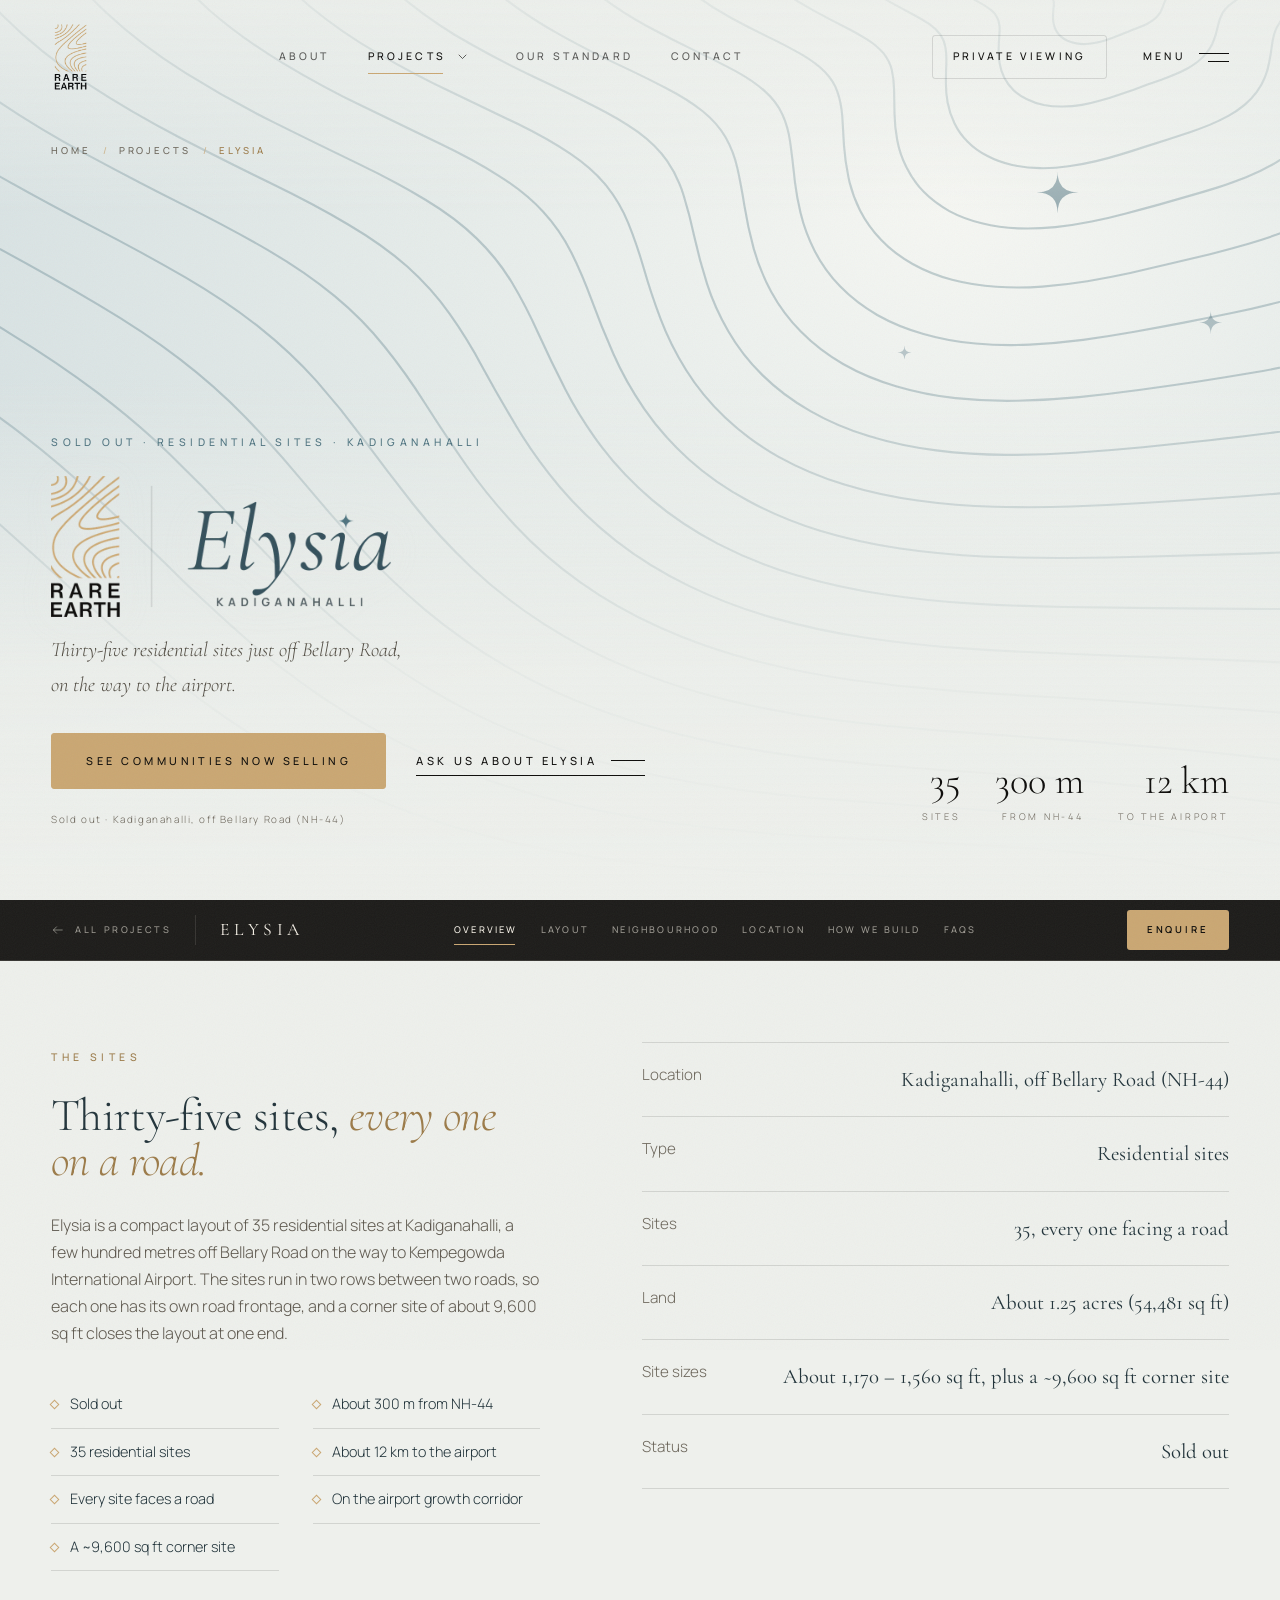
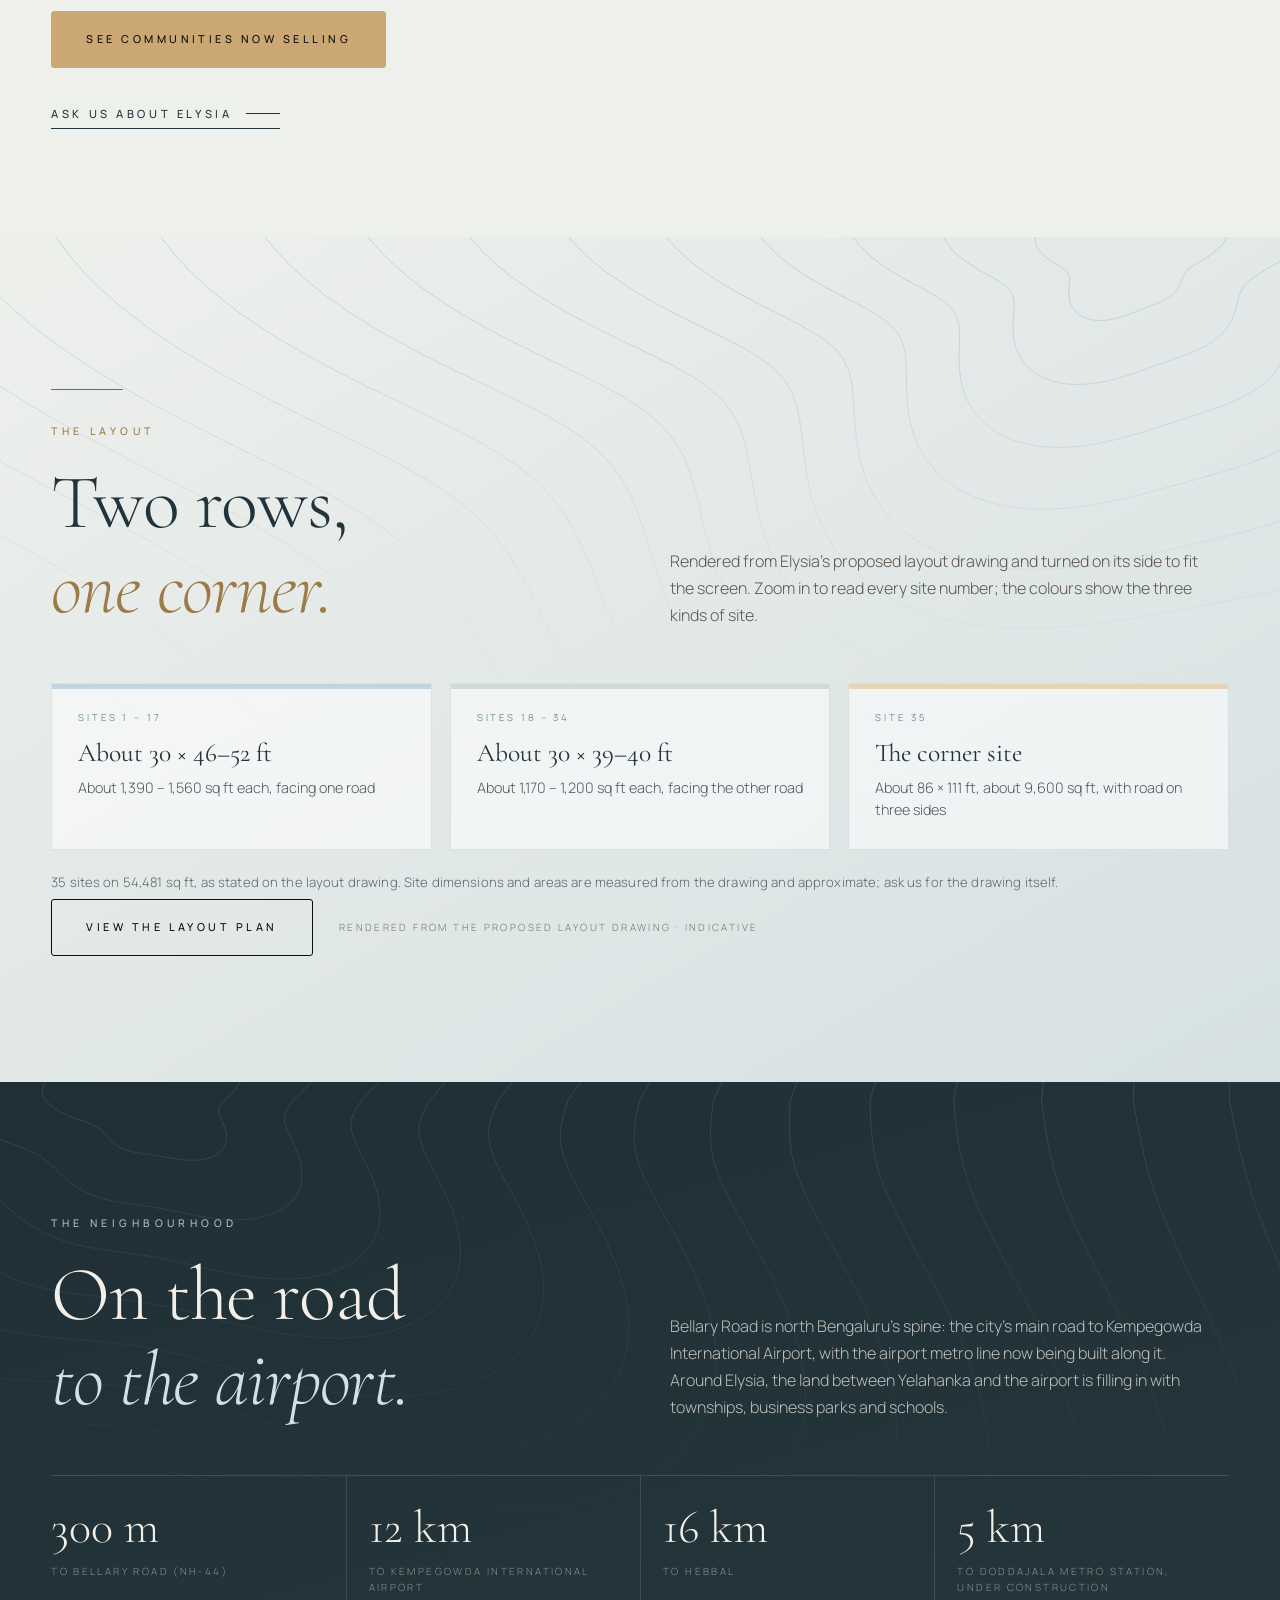
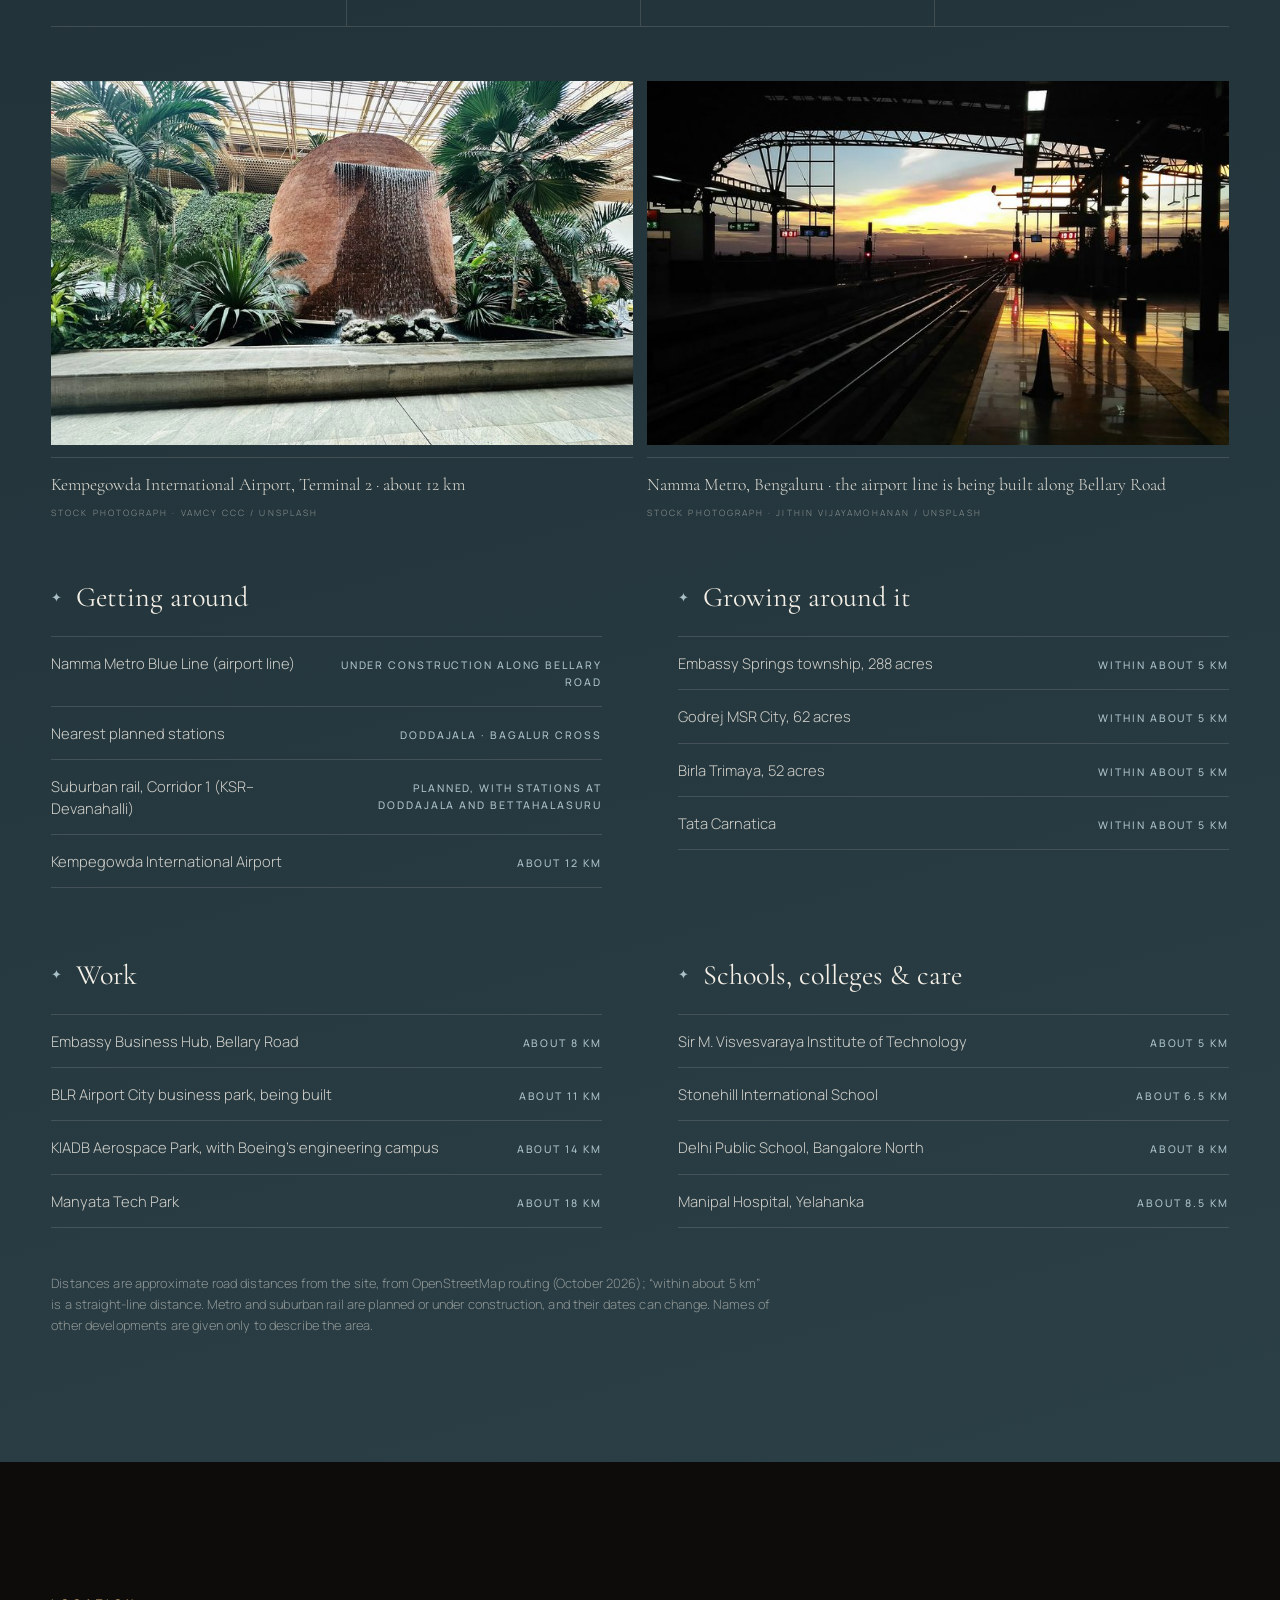
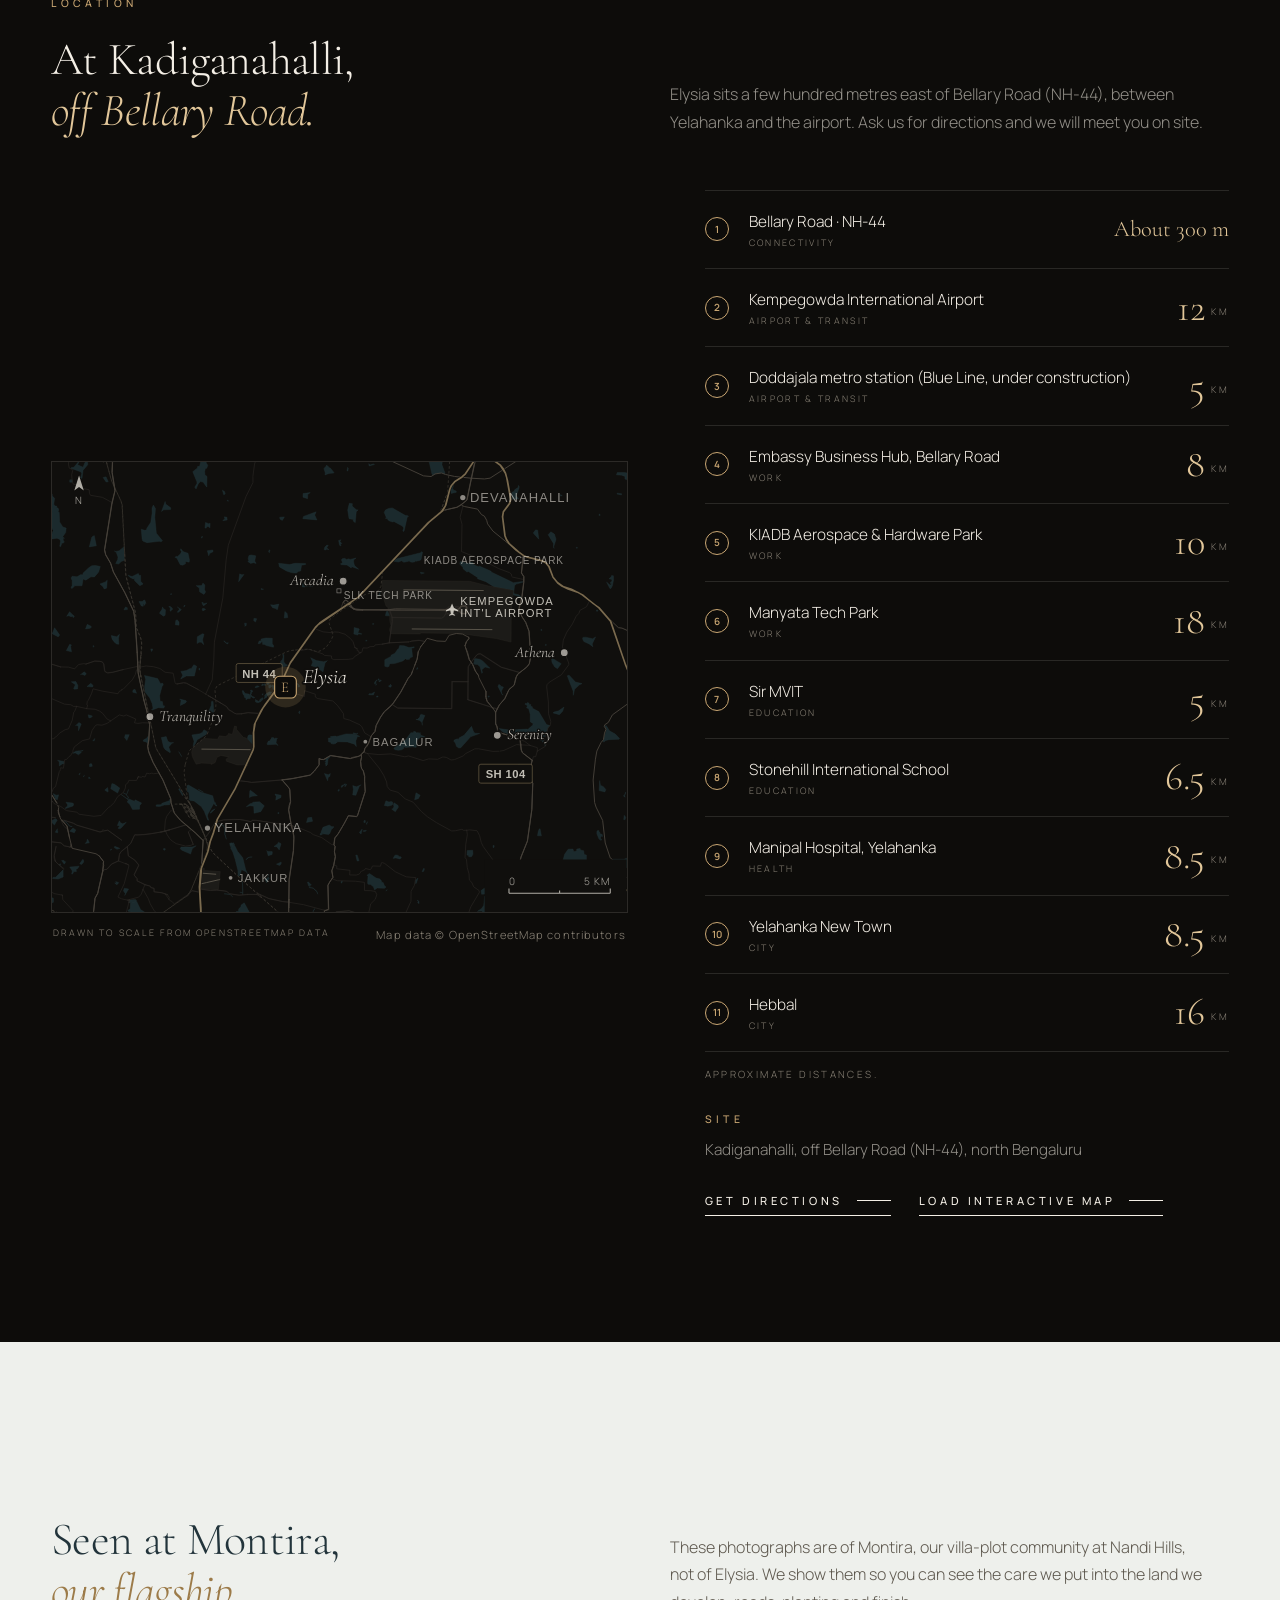
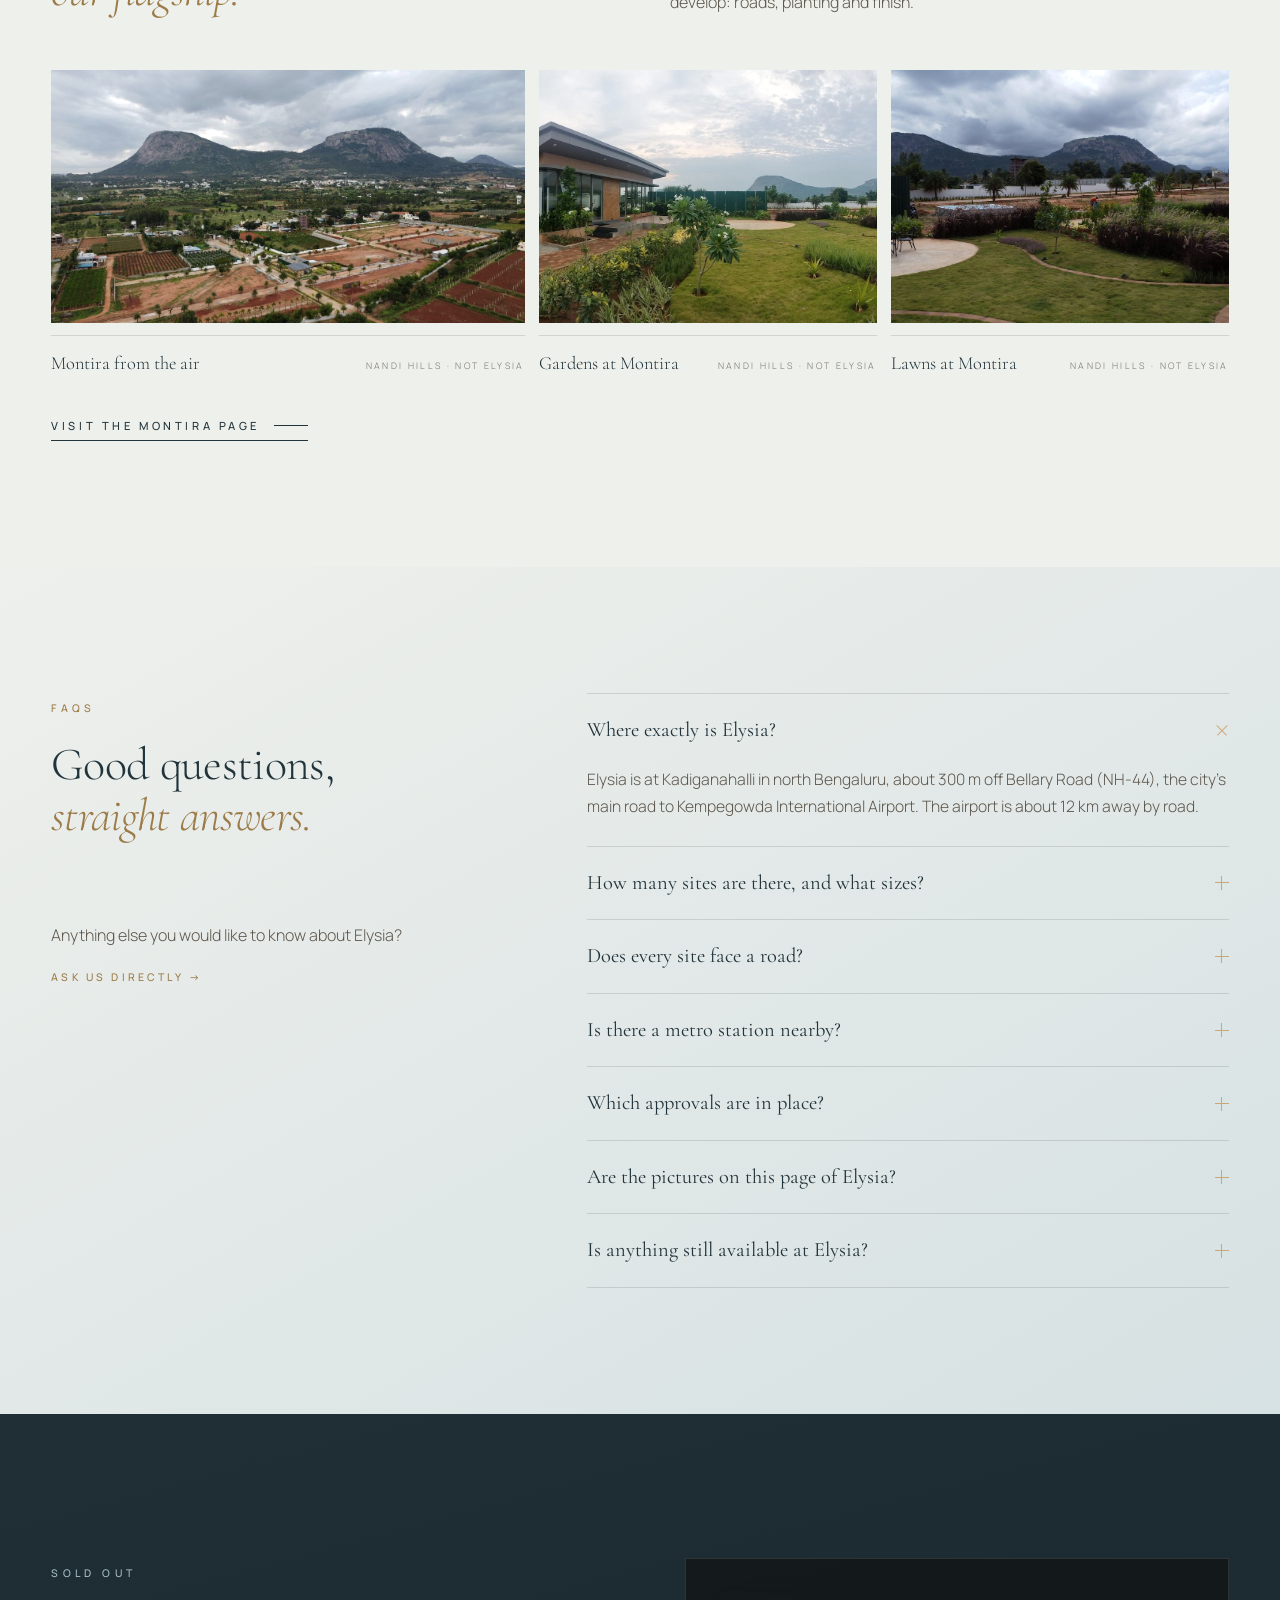
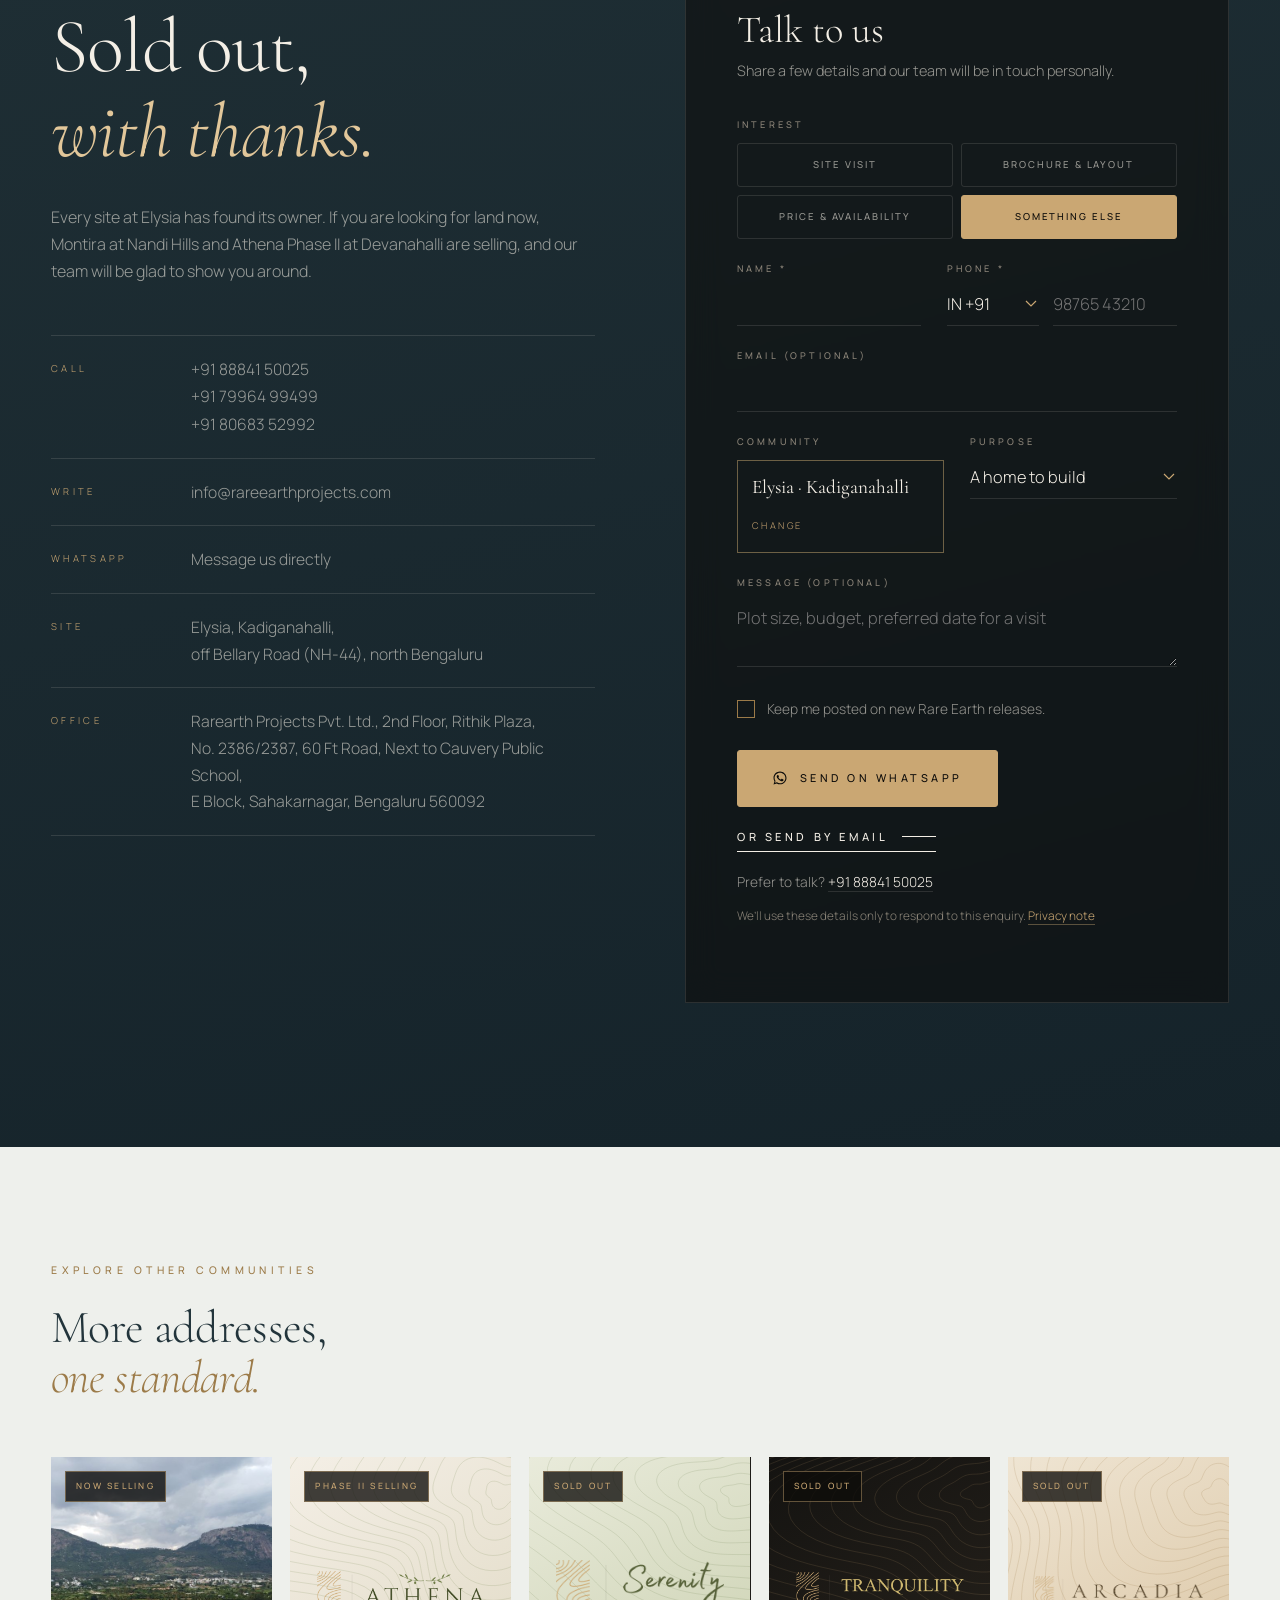
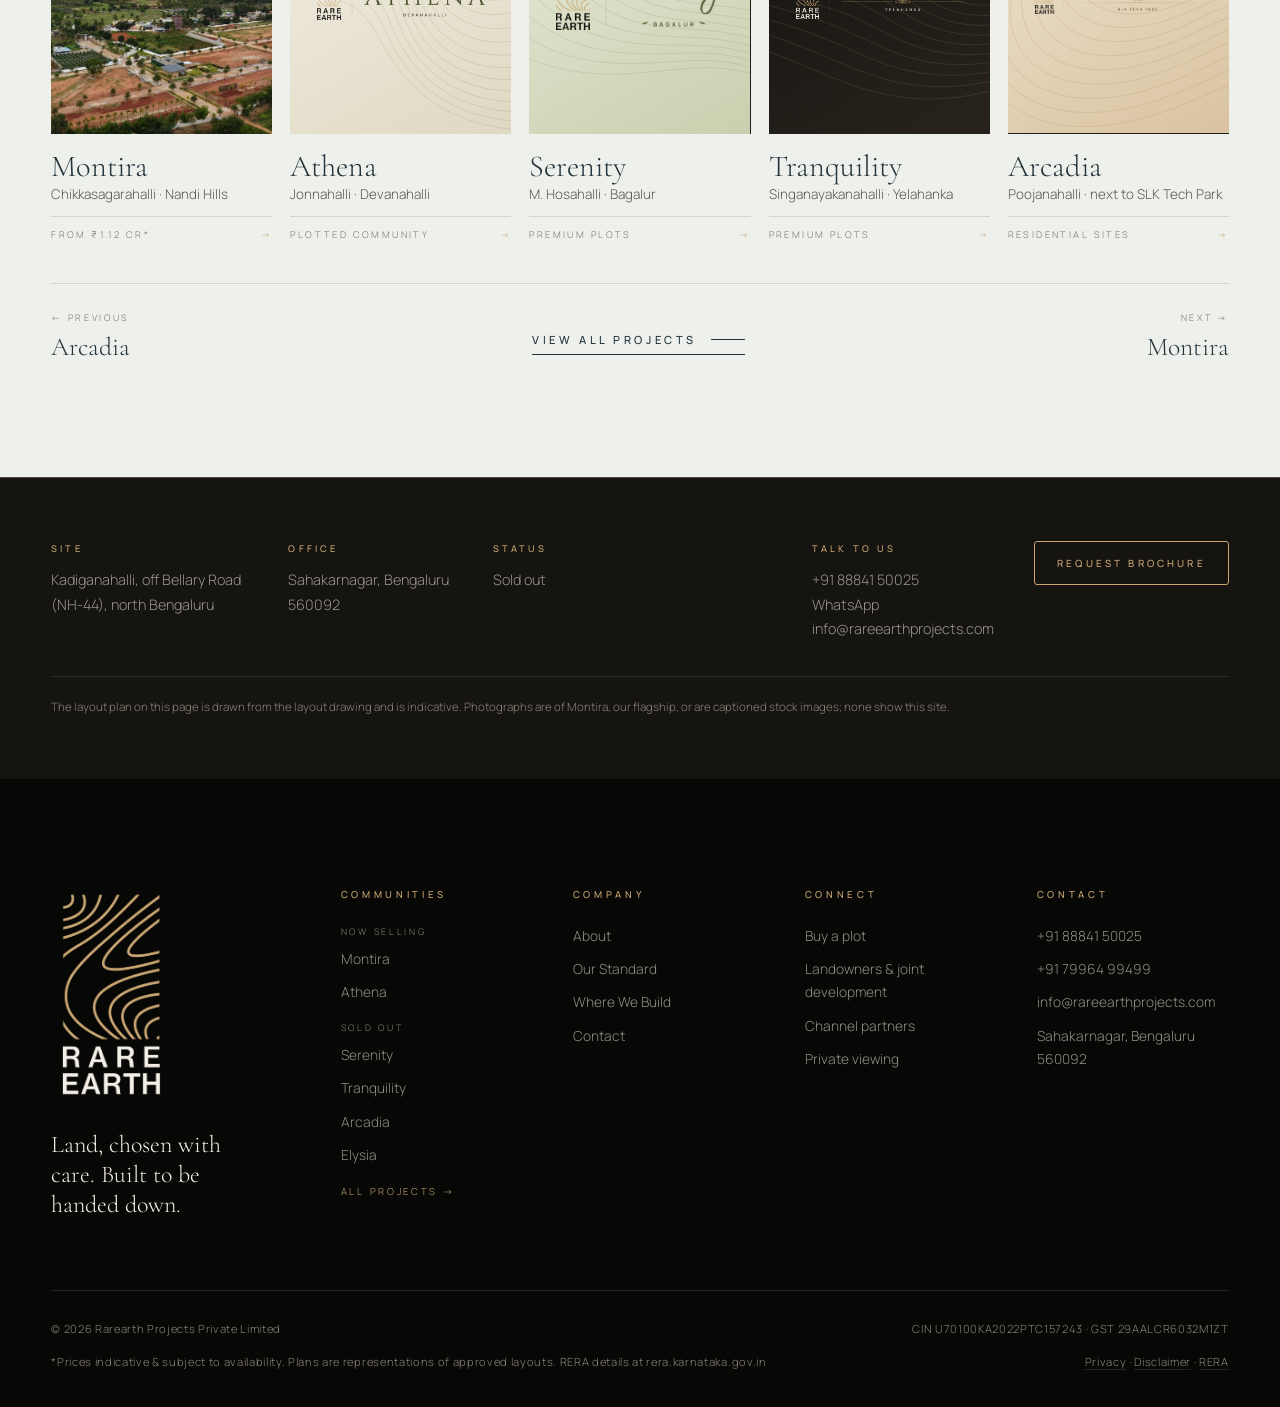
<file: projects/elysia/index.html>
<!doctype html>
<!--
  =====================================================================
  RARE EARTH PROJECTS · ELYSIA · official project page
  Elysia is the project name (owner decision, 23 Oct 2026); Kadiganahalli
  is the village it is in (Census 2011 spells it Kadigenahalli; the RTC
  spelling governs) and appears only as location text.
  Shared:   assets/css/site.css + project.css + project-ill.css,
            assets/js/projects-data.js, site.js, enquiry.js,
            plan-viewer.js, project.js, project-ill.js
  Elysia:   assets/css/elysia.css (mist and dusk-blue identity, the
            star of light from the logo)
  Facts: only what the site data states (projects-data.js elysia) and
  the owner's proposed layout drawing (35 sites, 54,481.04 sq ft).
  Per-site areas are measured from that drawing and marked approximate.
  Status: sold out (owner, 23 Oct 2026). Approvals are not stated;
  the page makes no approval or price claims.
  Neighbourhood facts: research of 23 Oct 2026; road distances from
  OpenStreetMap routing from the site pin. Metro and suburban rail are
  described as planned / under construction, with no promised dates.
  Imagery: the layout is rendered from the drawing; photographs are of
  Montira (captioned as such) or Unsplash stock (assets/stock/, see
  CREDITS.txt), each captioned as a stock photograph. No 3D renders.
  FAQ text and FAQPage JSON-LD must stay word for word equal.
  =====================================================================
-->
<html lang="en" class="no-js">
<head>
<meta charset="utf-8">
<meta name="viewport" content="width=device-width, initial-scale=1">
<script>document.documentElement.classList.remove('no-js')</script>
<title>Sites off Bellary Road, Kadiganahalli | Elysia by Rare Earth</title>
<meta name="description" content="35 residential sites at Kadiganahalli, about 300 m off Bellary Road (NH-44) and about 12 km from Kempegowda International Airport. Now sold out.">
<link rel="canonical" href="https://www.rareearthprojects.com/projects/elysia/">
<meta name="theme-color" content="#eef0ec">
<meta property="og:type" content="website">
<meta property="og:site_name" content="Rare Earth Projects">
<meta property="og:title" content="Elysia | Residential Sites off Bellary Road, Kadiganahalli">
<meta property="og:description" content="35 residential sites at Kadiganahalli, about 300 m off Bellary Road (NH-44), on the way to the airport.">
<meta property="og:url" content="https://www.rareearthprojects.com/projects/elysia/">
<meta property="og:image" content="https://www.rareearthprojects.com/assets/og/elysia.jpg">
<meta property="og:image:width" content="1200">
<meta property="og:image:height" content="630">
<meta property="og:image:alt" content="Elysia, residential sites at Kadiganahalli off Bellary Road, by Rare Earth Projects">
<meta name="twitter:card" content="summary_large_image">
<link rel="icon" type="image/png" href="../../assets/mark-gold.png">
<link rel="preconnect" href="https://fonts.googleapis.com">
<link rel="preconnect" href="https://fonts.gstatic.com" crossorigin>
<link href="https://fonts.googleapis.com/css2?family=Cormorant+Garamond:ital,wght@0,300;0,400;0,500;1,300;1,400&family=Manrope:wght@300;400;500;600&display=swap" rel="stylesheet">
<link rel="stylesheet" href="../../assets/css/site.css">
<link rel="stylesheet" href="../../assets/css/project.css">
<link rel="stylesheet" href="../../assets/css/project-ill.css">
<link rel="stylesheet" href="../../assets/css/elysia.css">

<script type="application/ld+json">
{"@context":"https://schema.org","@type":"Organization","name":"Rare Earth Projects","alternateName":["Rare Earth","Rarearth Projects"],"sameAs":["https://www.linkedin.com/company/rarearth-projects-private-limited/"],"legalName":"Rarearth Projects Private Limited","url":"https://www.rareearthprojects.com/","logo":"https://www.rareearthprojects.com/assets/logo-vertical.png","email":"info@rareearthprojects.com","telephone":"+91-88841-50025","address":{"@type":"PostalAddress","streetAddress":"2nd Floor, Rithik Plaza, No. 2386/2387, 60 Ft Road, E Block, Sahakarnagar","addressLocality":"Bengaluru","postalCode":"560092","addressRegion":"Karnataka","addressCountry":"IN"}}
</script>
<script type="application/ld+json">
{"@context":"https://schema.org","@type":"Residence","name":"Elysia","description":"35 residential sites on about 1.25 acres at Kadiganahalli, about 300 m off Bellary Road (NH-44) in north Bengaluru, about 12 km from Kempegowda International Airport.","url":"https://www.rareearthprojects.com/projects/elysia/","address":{"@type":"PostalAddress","addressLocality":"Kadiganahalli","addressRegion":"Karnataka","addressCountry":"IN"},"geo":{"@type":"GeoCoordinates","latitude":13.163542,"longitude":77.632058}}
</script>
<script type="application/ld+json">
{"@context":"https://schema.org","@type":"BreadcrumbList","itemListElement":[{"@type":"ListItem","position":1,"name":"Home","item":"https://www.rareearthprojects.com/"},{"@type":"ListItem","position":2,"name":"Projects","item":"https://www.rareearthprojects.com/projects/"},{"@type":"ListItem","position":3,"name":"Elysia","item":"https://www.rareearthprojects.com/projects/elysia/"}]}
</script>
<!-- faqld:start -->
<script type="application/ld+json">
{"@context": "https://schema.org", "@type": "FAQPage", "mainEntity": [{"@type": "Question", "name": "Where exactly is Elysia?", "acceptedAnswer": {"@type": "Answer", "text": "Elysia is at Kadiganahalli in north Bengaluru, about 300 m off Bellary Road (NH-44), the city's main road to Kempegowda International Airport. The airport is about 12 km away by road."}}, {"@type": "Question", "name": "How many sites are there, and what sizes?", "acceptedAnswer": {"@type": "Answer", "text": "There are 35 residential sites on about 1.25 acres. Sites 1 to 17 are about 30 × 46–52 ft (about 1,390 to 1,560 sq ft), sites 18 to 34 are about 30 × 39–40 ft (about 1,170 to 1,200 sq ft), and site 35 is a corner site of about 9,600 sq ft. Areas are measured from the layout drawing and are approximate."}}, {"@type": "Question", "name": "Does every site face a road?", "acceptedAnswer": {"@type": "Answer", "text": "Yes. The layout runs between two roads, so sites 1 to 17 face one and sites 18 to 34 face the other. Site 35, at the end of the layout, has road on three sides."}}, {"@type": "Question", "name": "Is there a metro station nearby?", "acceptedAnswer": {"@type": "Answer", "text": "Namma Metro's airport line, the Blue Line, is being built along Bellary Road. The nearest planned stations are Doddajala, about 5 km by road, and Bagalur Cross, about 6 km. Opening dates for the line have moved before, so we do not promise one."}}, {"@type": "Question", "name": "Which approvals are in place?", "acceptedAnswer": {"@type": "Answer", "text": "Elysia is sold out. Owners can ask us for the status of the approvals and copies of their documents."}}, {"@type": "Question", "name": "Are the pictures on this page of Elysia?", "acceptedAnswer": {"@type": "Answer", "text": "No. The layout is rendered from Elysia's layout drawing. The photographs of Montira show our flagship community at Nandi Hills, and the airport and metro pictures are illustrative stock photographs of Bengaluru. None of them are photographs of Elysia."}}, {"@type": "Question", "name": "Is anything still available at Elysia?", "acceptedAnswer": {"@type": "Answer", "text": "No. Elysia is sold out. Montira at Nandi Hills and Athena Phase II at Devanahalli are selling now. Send us a message on WhatsApp, call +91 88841 50025 or use the form on this page, and our team will show you around."}}]}
</script>
<!-- faqld:end -->
</head>

<body data-root="../../" data-page="project" data-project="elysia" data-mode="light" data-paper="light" data-hero="light">
<div data-site="header"></div>
<noscript><nav class="wrap" style="padding:24px 0;font-size:.8rem;letter-spacing:.2em;text-transform:uppercase;color:#34505b"><a href="../../">Rare Earth Projects</a> · <a href="../">All projects</a> · <a href="../../contact/">Contact</a></nav></noscript>

<main id="main">

<!-- =============== HERO =============== -->
<section class="proj lightc p-hero ill-hero el-hero" id="top">
  <div class="proj-cover">
    <div class="media">
      <div class="art a-elysia" data-seed="31" aria-hidden="true"></div>
      <svg class="el-stars" viewBox="0 0 1440 900" preserveAspectRatio="xMidYMid slice" aria-hidden="true">
        <path d="M1080 210 Q1080 228 1098 228 Q1080 228 1080 246 Q1080 228 1062 228 Q1080 228 1080 210Z"/>
        <path d="M1212 330 Q1212 340 1222 340 Q1212 340 1212 350 Q1212 340 1202 340 Q1212 340 1212 330Z"/>
        <path d="M948 360 Q948 366 954 366 Q948 366 948 372 Q948 366 942 366 Q948 366 948 360Z"/>
      </svg>
    </div>
    <nav class="crumbs" aria-label="Breadcrumb"><ol class="wrap"><li><a href="../../">Home</a></li><li><a href="../">Projects</a></li><li aria-current="page">Elysia</li></ol></nav>
    <div class="ttl"><div class="wrap">
      <div>
        <span class="kicker rv">Sold Out · Residential Sites · Kadiganahalli</span>
        <h1 class="p-logo" data-autostart><img src="../../assets/logos/elysia-on-light.webp" width="812" height="336" alt="Elysia by Rare Earth" fetchpriority="high"></h1>
        <p class="tagline rv d1">Thirty-five residential sites just off Bellary Road, on the way to the airport.</p>
        <div class="hero-cta rv d2">
          <a class="pill solid" href="../?tab=now">See communities now selling</a>
          <button type="button" class="link" data-enquire="general" data-source="hero-ask" data-message="I’d like to know more about Elysia and the communities you have now selling.">Ask us about Elysia <span class="ln"></span></button>
        </div>
        <span class="micro rv d2">Sold out · Kadiganahalli, off Bellary Road (NH-44)</span>
      </div>
      <div class="facts rv d2"><div><b>35</b><span>Sites</span></div><div><b>300 m</b><span>From NH-44</span></div><div><b>12 km</b><span>To the airport</span></div></div>
    </div></div>
  </div>
</section>
<!-- sticky sub-nav is inserted here by project.js -->

<!-- =============== OVERVIEW =============== -->
<section class="p-base ill-overview" id="overview" data-nav="Overview">
  <div class="wrap">
    <div class="proj-body">
      <div class="rv">
        <span class="kicker">The Sites</span>
        <h2 class="display h-md">Thirty-five sites, <em>every one on a road.</em></h2>
        <p class="body-l">Elysia is a compact layout of 35 residential sites at Kadiganahalli, a few hundred metres off Bellary Road on the way to Kempegowda International Airport. The sites run in two rows between two roads, so each one has its own road frontage, and a corner site of about 9,600 sq ft closes the layout at one end.</p>
        <div data-auto="highlights"></div>
        <div class="acts">
          <a class="pill solid" href="../?tab=now">See communities now selling</a>
          <button type="button" class="link" data-enquire="general" data-source="overview-ask" data-message="I’d like to know more about Elysia and the communities you have now selling.">Ask us about Elysia <span class="ln"></span></button>
        </div>
      </div>
      <div class="rv d1">
        <div data-auto="specs"></div>
      </div>
    </div>
  </div>
</section>

<!-- =============== LAYOUT =============== -->
<section class="p-sec p-paper ill-sec el-layout" id="layout" data-nav="Layout" data-requires="plan">
  <svg class="ill-contours" data-contours data-seed="31" data-count="20" data-cx="1240" data-cy="20" data-size="1400" viewBox="0 0 1440 520" preserveAspectRatio="xMidYMin slice" aria-hidden="true"></svg>
  <div class="wrap">
    <span class="accent-rule" aria-hidden="true"></span>
    <div class="sec-head">
      <div><span class="kicker rv">The Layout</span><h2 class="display h-lg split"><span class="ln"><span>Two rows,</span></span><span class="ln"><span><em>one corner.</em></span></span></h2></div>
      <p class="body-l rv d1">Rendered from Elysia's proposed layout drawing and turned on its side to fit the screen. Zoom in to read every site number; the colours show the three kinds of site.</p>
    </div>
    <ul class="el-trio rv">
      <li class="a"><small>Sites 1 – 17</small><b>About 30 × 46–52 ft</b><span>About 1,390 – 1,560 sq ft each, facing one road</span></li>
      <li class="b"><small>Sites 18 – 34</small><b>About 30 × 39–40 ft</b><span>About 1,170 – 1,200 sq ft each, facing the other road</span></li>
      <li class="c"><small>Site 35</small><b>The corner site</b><span>About 86 × 111 ft, about 9,600 sq ft, with road on three sides</span></li>
    </ul>
    <p class="ph-note el-note">35 sites on 54,481 sq ft, as stated on the layout drawing. Site dimensions and areas are measured from the drawing and approximate; ask us for the drawing itself.</p>
    <div class="layout-open rv"><button type="button" class="pill" data-layout-open aria-controls="layout-plan" aria-expanded="false"><span>View the layout plan</span></button><small>Rendered from the proposed layout drawing · indicative</small></div>
    <div id="layout-plan" data-layout-reveal hidden>
      <div data-plan-viewer></div>
    </div>
  </div>
</section>

<!-- =============== NEIGHBOURHOOD =============== -->
<section class="p-sec ill-sec nbh el-dusk" id="neighbourhood" data-nav="Neighbourhood">
  <svg class="ill-contours" data-contours data-seed="37" data-count="18" data-cx="200" data-cy="20" data-size="1300" viewBox="0 0 1440 520" preserveAspectRatio="xMidYMin slice" aria-hidden="true"></svg>
  <div class="wrap">
    <div class="sec-head">
      <div><span class="kicker rv">The Neighbourhood</span><h2 class="display h-lg split"><span class="ln"><span>On the road</span></span><span class="ln"><span><em>to the airport.</em></span></span></h2></div>
      <p class="body-l rv d1">Bellary Road is north Bengaluru's spine: the city's main road to Kempegowda International Airport, with the airport metro line now being built along it. Around Elysia, the land between Yelahanka and the airport is filling in with townships, business parks and schools.</p>
    </div>

    <div class="nb-transit rv">
      <div><b>300 m</b><span>To Bellary Road (<span class="nw">NH-44</span>)</span></div>
      <div><b>12 km</b><span>To Kempegowda International Airport</span></div>
      <div><b>16 km</b><span>To Hebbal</span></div>
      <div><b>5 km</b><span>To Doddajala metro station, under construction</span></div>
    </div>

    <div class="nb-scenes">
      <figure class="rv"><img src="../../assets/stock/bengaluru-airport-t2-garden-sm.jpg" srcset="../../assets/stock/bengaluru-airport-t2-garden-sm.jpg 800w, ../../assets/stock/bengaluru-airport-t2-garden.jpg 1600w" sizes="(max-width:767px) 100vw, 50vw" width="1600" height="1200" alt="The garden inside Terminal 2 of Kempegowda International Airport" loading="lazy" decoding="async"><figcaption><span>Kempegowda International Airport, Terminal 2 · about 12 km</span><i>Stock photograph · vamcy CCC / Unsplash</i></figcaption></figure>
      <figure class="rv d1"><img src="../../assets/stock/bengaluru-metro-sunset-sm.jpg" srcset="../../assets/stock/bengaluru-metro-sunset-sm.jpg 800w, ../../assets/stock/bengaluru-metro-sunset.jpg 1600w" sizes="(max-width:767px) 100vw, 50vw" width="1600" height="900" alt="A Namma Metro station in Bengaluru at sunset" loading="lazy" decoding="async"><figcaption><span>Namma Metro, Bengaluru · the airport line is being built along Bellary Road</span><i>Stock photograph · Jithin Vijayamohanan / Unsplash</i></figcaption></figure>
    </div>

    <div class="nb-lists">
      <div class="rv">
        <h3><i aria-hidden="true">✦</i> Getting around</h3>
        <ul>
          <li><span>Namma Metro Blue Line (airport line)</span><b>Under construction along Bellary Road</b></li>
          <li><span>Nearest planned stations</span><b>Doddajala · Bagalur Cross</b></li>
          <li><span>Suburban rail, Corridor 1 (KSR–Devanahalli)</span><b>Planned, with stations at Doddajala and Bettahalasuru</b></li>
          <li><span>Kempegowda International Airport</span><b>About 12 km</b></li>
        </ul>
      </div>
      <div class="rv d1">
        <h3><i aria-hidden="true">✦</i> Growing around it</h3>
        <ul>
          <li><span>Embassy Springs township, 288 acres</span><b>Within about 5 km</b></li>
          <li><span>Godrej MSR City, 62 acres</span><b>Within about 5 km</b></li>
          <li><span>Birla Trimaya, 52 acres</span><b>Within about 5 km</b></li>
          <li><span>Tata Carnatica</span><b>Within about 5 km</b></li>
        </ul>
      </div>
      <div class="rv">
        <h3><i aria-hidden="true">✦</i> Work</h3>
        <ul>
          <li><span>Embassy Business Hub, Bellary Road</span><b>About 8 km</b></li>
          <li><span>BLR Airport City business park, being built</span><b>About 11 km</b></li>
          <li><span>KIADB Aerospace Park, with Boeing's engineering campus</span><b>About 14 km</b></li>
          <li><span>Manyata Tech Park</span><b>About 18 km</b></li>
        </ul>
      </div>
      <div class="rv d1">
        <h3><i aria-hidden="true">✦</i> Schools, colleges &amp; care</h3>
        <ul>
          <li><span>Sir M. Visvesvaraya Institute of Technology</span><b>About 5 km</b></li>
          <li><span>Stonehill International School</span><b>About 6.5 km</b></li>
          <li><span>Delhi Public School, Bangalore North</span><b>About 8 km</b></li>
          <li><span>Manipal Hospital, Yelahanka</span><b>About 8.5 km</b></li>
        </ul>
      </div>
    </div>
    <p class="ph-note nb-src">Distances are approximate road distances from the site, from OpenStreetMap routing (October 2026); “within about 5 km” is a straight-line distance. Metro and suburban rail are planned or under construction, and their dates can change. Names of other developments are given only to describe the area.</p>
  </div>
</section>

<!-- =============== LOCATION =============== -->
<section class="p-sec p-dark" id="location" data-nav="Location" data-requires="connectivity">
  <div class="wrap">
    <div class="sec-head">
      <div><span class="kicker rv">Location</span><h2 class="display h-md split"><span class="ln"><span>At Kadiganahalli,</span></span><span class="ln"><span><em>off Bellary Road.</em></span></span></h2></div>
      <p class="body-l rv d1">Elysia sits a few hundred metres east of Bellary Road (NH-44), between Yelahanka and the airport. Ask us for directions and we will meet you on site.</p>
    </div>
    <div class="rv" data-auto="location"></div>
  </div>
</section>

<!-- =============== THE RARE EARTH WAY (Montira photographs) =============== -->
<section class="p-sec p-base nb-way el-way" id="rare-earth-way" data-nav="How we build">
  <div class="wrap">
    <div class="sec-head">
      <div><span class="kicker rv">How Rare Earth builds</span><h2 class="display h-md split"><span class="ln"><span>Seen at Montira,</span></span><span class="ln"><span><em>our flagship.</em></span></span></h2></div>
      <p class="body-l rv d1">These photographs are of Montira, our villa-plot community at Nandi Hills, not of Elysia. We show them so you can see the care we put into the land we develop: roads, planting and finish.</p>
    </div>
    <div class="nb-photos">
      <figure class="rv"><img src="../../assets/montira/aerial-sm.jpg" width="1200" height="675" alt="Montira at Nandi Hills from the air" loading="lazy" decoding="async"><figcaption><span>Montira from the air</span><i>Nandi Hills · not Elysia</i></figcaption></figure>
      <figure class="rv d1"><img src="../../assets/montira/garden-pavilion-sm.jpg" width="1200" height="675" alt="Landscaped gardens and a glass-fronted pavilion at Montira, with Nandi Hills beyond" loading="lazy" decoding="async"><figcaption><span>Gardens at Montira</span><i>Nandi Hills · not Elysia</i></figcaption></figure>
      <figure class="rv d2"><img src="../../assets/montira/lawns-sm.jpg" width="1200" height="675" alt="Lawns at Montira" loading="lazy" decoding="async"><figcaption><span>Lawns at Montira</span><i>Nandi Hills · not Elysia</i></figcaption></figure>
    </div>
    <div class="acts rv"><a class="link" href="../montira/">Visit the Montira page <span class="ln"></span></a></div>
  </div>
</section>

<!-- =============== FAQs (mirror in FAQPage JSON-LD) =============== -->
<section class="p-sec p-paper" id="faqs" data-nav="FAQs">
  <div class="wrap faq-grid">
    <div class="sec-head">
      <div><span class="kicker rv">FAQs</span><h2 class="display h-md split"><span class="ln"><span>Good questions,</span></span><span class="ln"><span><em>straight answers.</em></span></span></h2></div>
      <p class="body-l rv d1">Anything else you would like to know about Elysia? <button type="button" class="btn-txt faq-ask" data-enquire="general" data-source="faq-ask">Ask us directly →</button></p>
    </div>
    <div class="acc rv" data-acc>
      <details open><summary>Where exactly is Elysia?</summary><div class="acc-b"><p>Elysia is at Kadiganahalli in north Bengaluru, about 300 m off Bellary Road (NH-44), the city's main road to Kempegowda International Airport. The airport is about 12 km away by road.</p></div></details>
      <details><summary>How many sites are there, and what sizes?</summary><div class="acc-b"><p>There are 35 residential sites on about 1.25 acres. Sites 1 to 17 are about 30 × 46–52 ft (about 1,390 to 1,560 sq ft), sites 18 to 34 are about 30 × 39–40 ft (about 1,170 to 1,200 sq ft), and site 35 is a corner site of about 9,600 sq ft. Areas are measured from the layout drawing and are approximate.</p></div></details>
      <details><summary>Does every site face a road?</summary><div class="acc-b"><p>Yes. The layout runs between two roads, so sites 1 to 17 face one and sites 18 to 34 face the other. Site 35, at the end of the layout, has road on three sides.</p></div></details>
            <details><summary>Is there a metro station nearby?</summary><div class="acc-b"><p>Namma Metro's airport line, the Blue Line, is being built along Bellary Road. The nearest planned stations are Doddajala, about 5 km by road, and Bagalur Cross, about 6 km. Opening dates for the line have moved before, so we do not promise one.</p></div></details>
      <details><summary>Which approvals are in place?</summary><div class="acc-b"><p>Elysia is sold out. Owners can ask us for the status of the approvals and copies of their documents.</p></div></details>
      <details><summary>Are the pictures on this page of Elysia?</summary><div class="acc-b"><p>No. The layout is rendered from Elysia's layout drawing. The photographs of Montira show our flagship community at Nandi Hills, and the airport and metro pictures are illustrative stock photographs of Bengaluru. None of them are photographs of Elysia.</p></div></details>
      <details><summary>Is anything still available at Elysia?</summary><div class="acc-b"><p>No. Elysia is sold out. Montira at Nandi Hills and Athena Phase II at Devanahalli are selling now. Send us a message on WhatsApp, call +91 88841 50025 or use the form on this page, and our team will show you around.</p></div></details>
    </div>
  </div>
</section>

<!-- =============== PRIVATE VIEWING (#contact) =============== -->
<section class="viewing ill-viewing el-viewing" id="contact">
  <div class="wrap vw-grid">
    <div>
      <span class="kicker rv">Sold out</span>
      <h2 class="display h-lg split"><span class="ln"><span>Sold out,</span></span><span class="ln"><span><em>with thanks.</em></span></span></h2>
      <p class="body-l rv">Every site at Elysia has found its owner. If you are looking for land now, Montira at Nandi Hills and Athena Phase II at Devanahalli are selling, and our team will be glad to show you around.</p>
      <ul class="lines rv d1">
        <li><small>Call</small><div><a href="tel:+918884150025">+91 88841 50025</a><br><a href="tel:+917996499499">+91 79964 99499</a><br><a href="tel:+918068352992">+91 80683 52992</a></div></li>
        <li><small>Write</small><a href="mailto:info@rareearthprojects.com">info@rareearthprojects.com</a></li>
        <li><small>WhatsApp</small><a href="https://wa.me/918884150025?text=Hello%20Rare%20Earth%2C%20I%E2%80%99d%20like%20to%20know%20more%20about%20Elysia." target="_blank" rel="noopener">Message us directly</a></li>
        <li><small>Site</small><span>Elysia, Kadiganahalli,<br>off Bellary Road (NH-44), north Bengaluru</span></li>
        <li><small>Office</small><span>Rarearth Projects Pvt. Ltd., 2nd Floor, Rithik Plaza,<br>No. 2386/2387, 60 Ft Road, Next to Cauvery Public School,<br>E Block, Sahakarnagar, Bengaluru 560092</span></li>
      </ul>
    </div>
    <div class="form-card rv d1" data-enquiry-form data-intent="general" data-source="project-contact">
      <h3>Talk to us</h3>
      <p>Share a few details and our team will be in touch personally.</p>
    </div>
  </div>
</section>

<!-- =============== EXPLORE OTHER COMMUNITIES =============== -->
<section class="explore p-base" aria-labelledby="ex-h">
  <div class="wrap">
    <div class="sec-head">
      <div><span class="kicker rv">Explore other communities</span><h2 id="ex-h" class="display h-md split"><span class="ln"><span>More addresses,</span></span><span class="ln"><span><em>one standard.</em></span></span></h2></div>
    </div>
    <div data-auto="explore"></div>
  </div>
</section>

<div data-auto="pfoot"></div>
</main>
<div data-site="footer"></div>

<script src="../../assets/js/projects-data.js" defer></script>
<script src="../../assets/js/site.js" defer></script>
<script src="../../assets/js/enquiry.js" defer></script>
<script src="../../assets/js/plan-viewer.js" defer></script>
<script src="../../assets/js/project.js" defer></script>
<script src="../../assets/js/project-ill.js" defer></script>
</body>
</html>
</file>
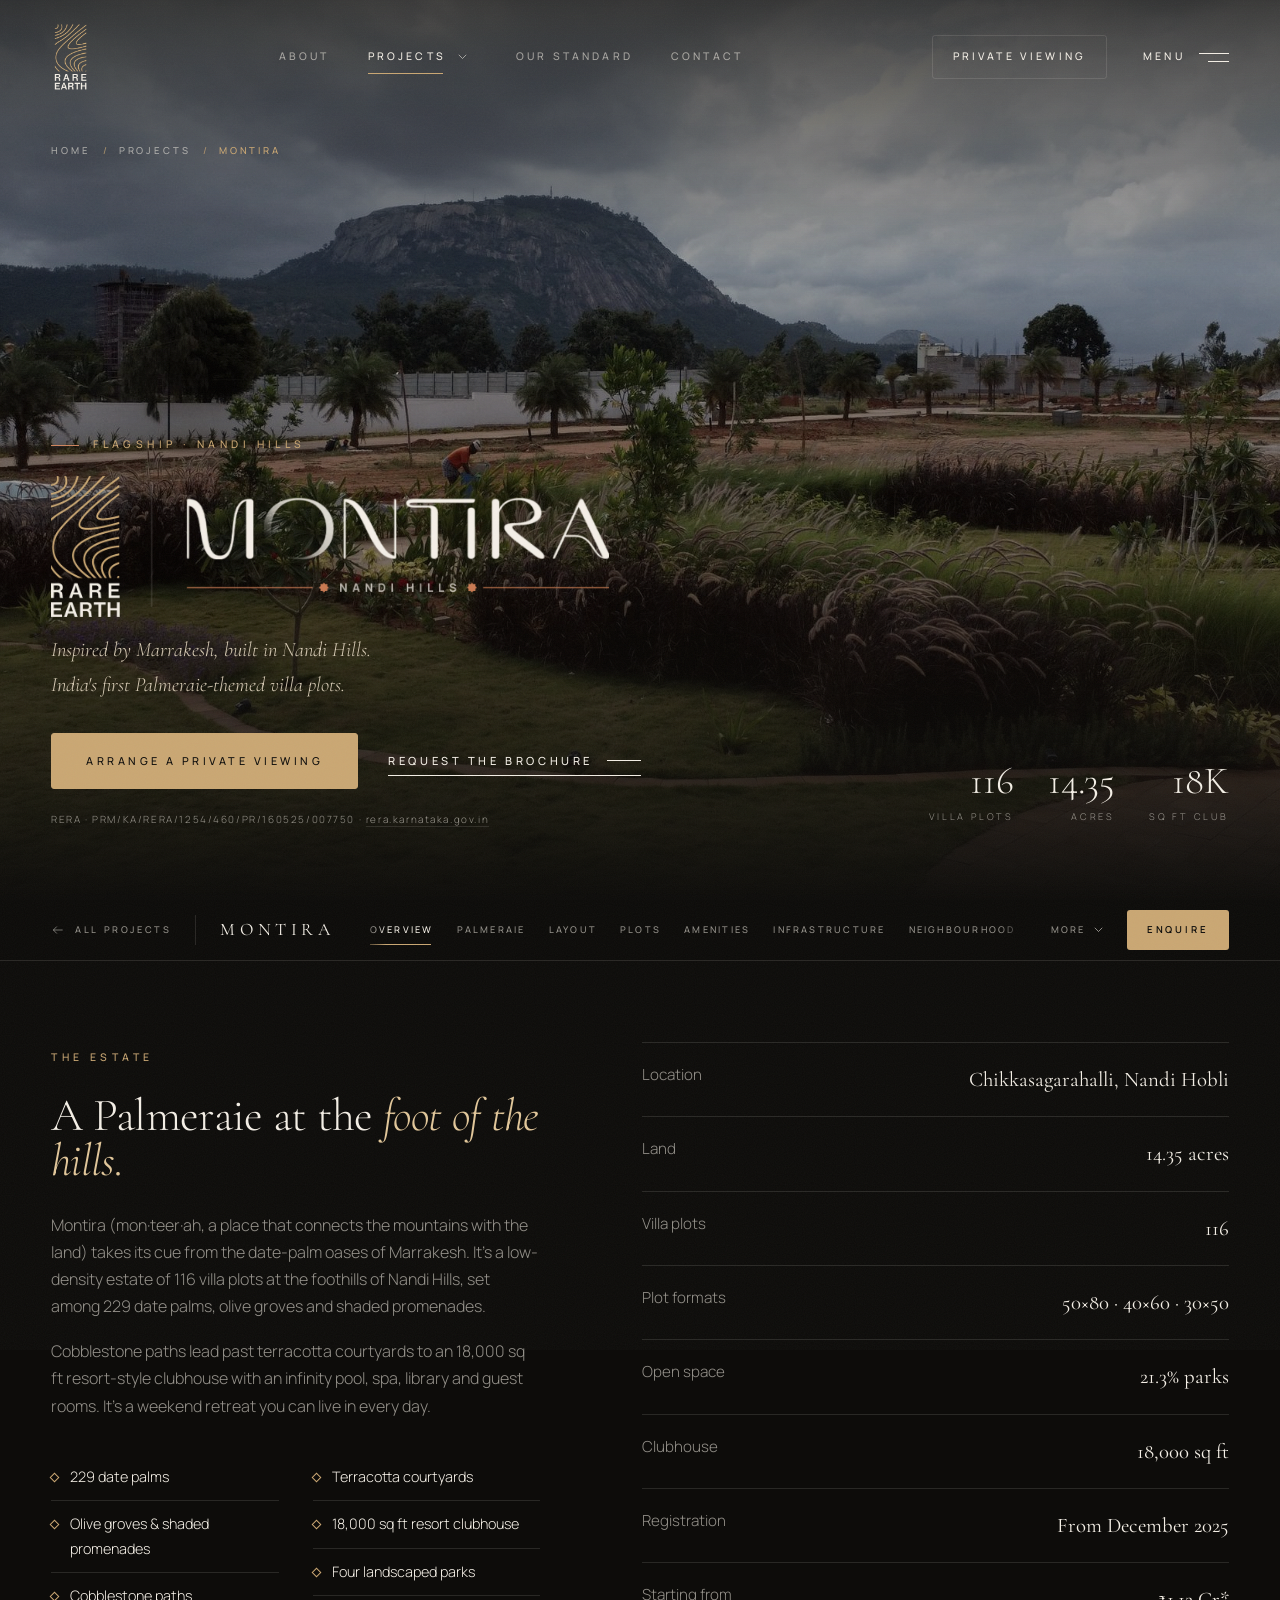
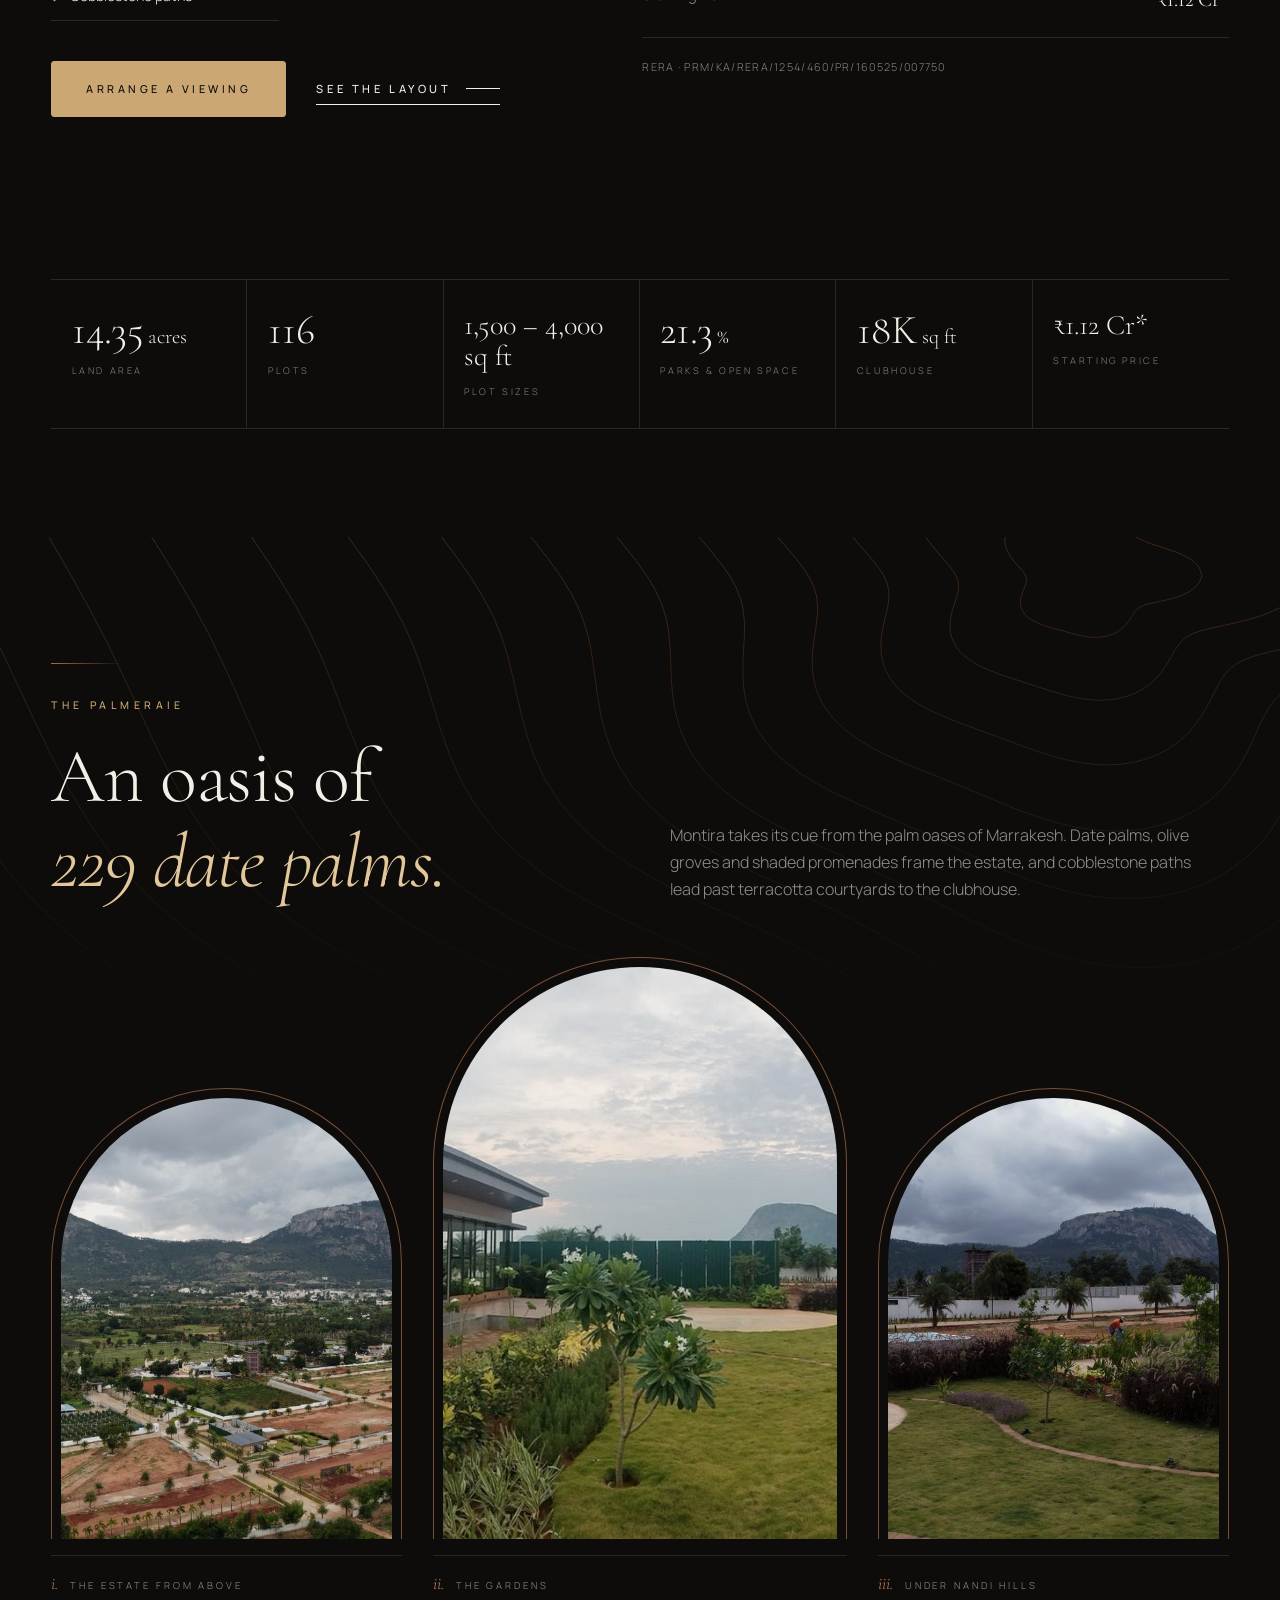
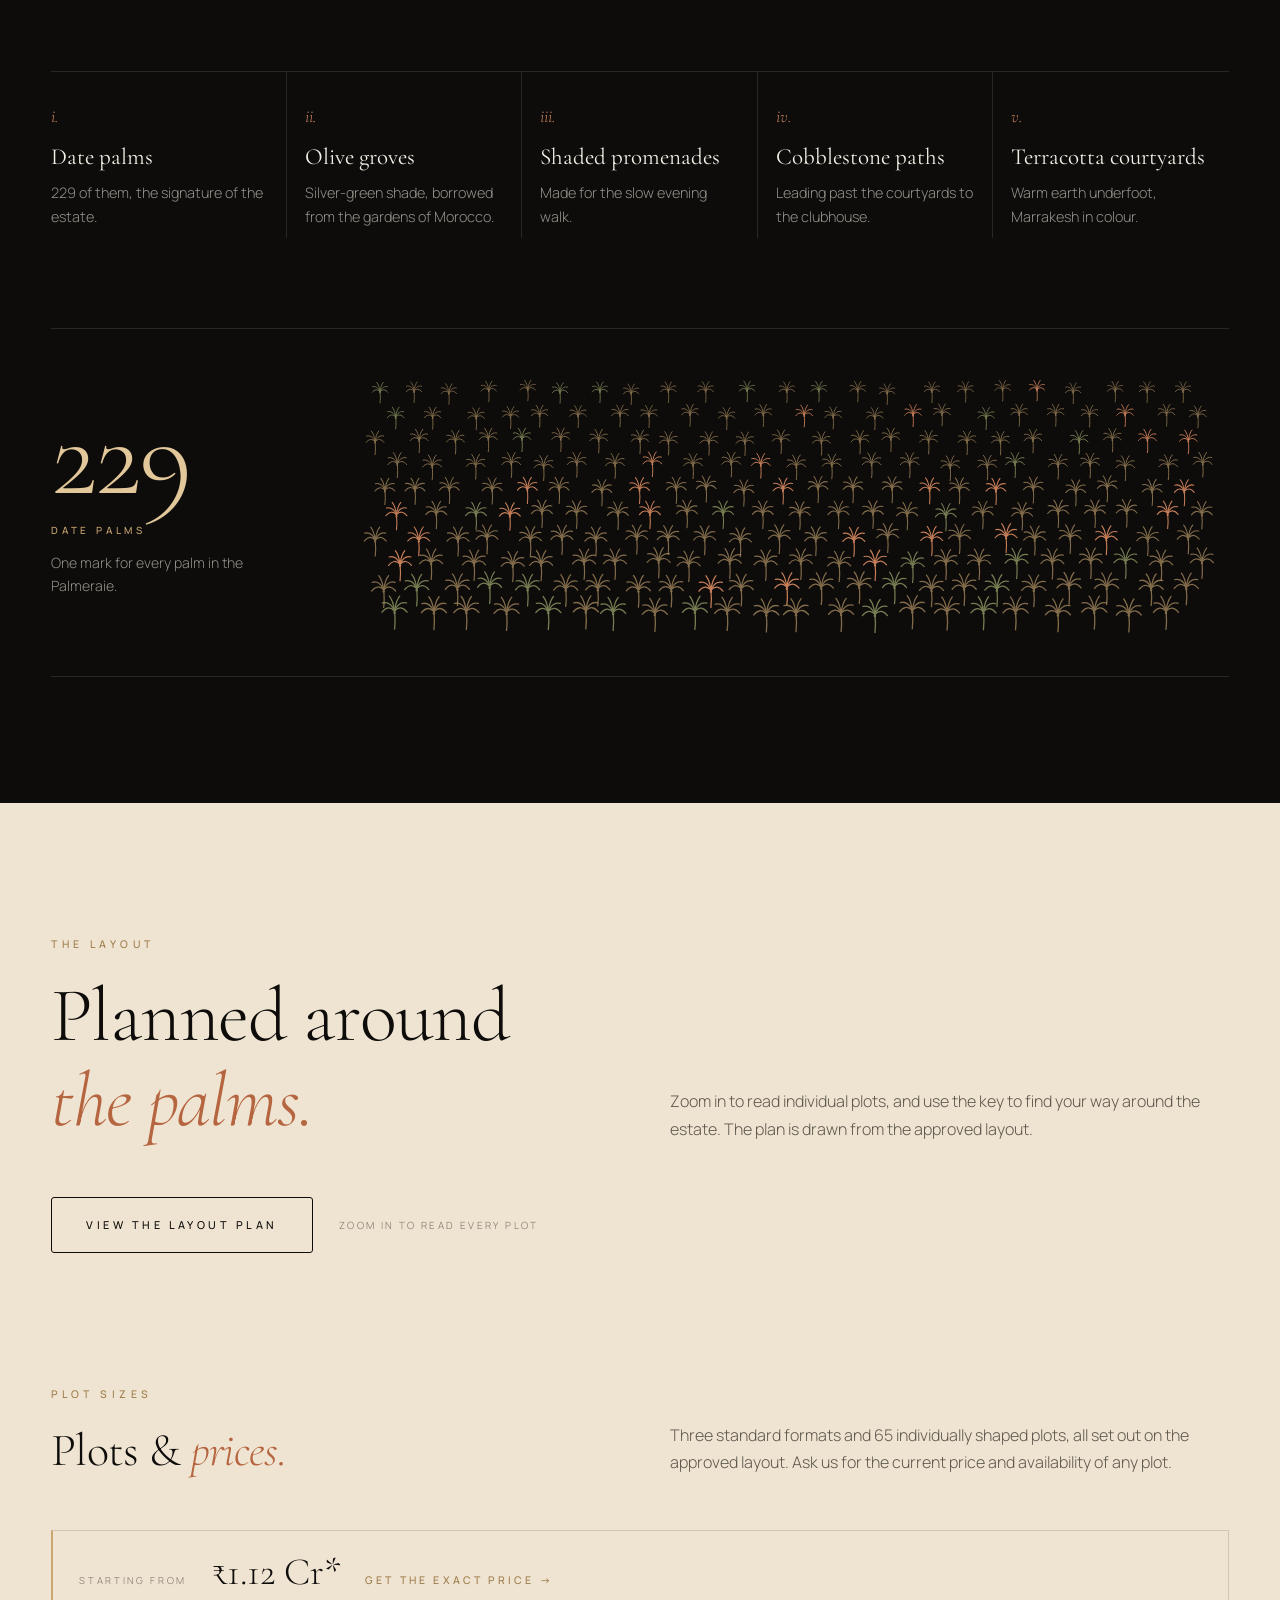
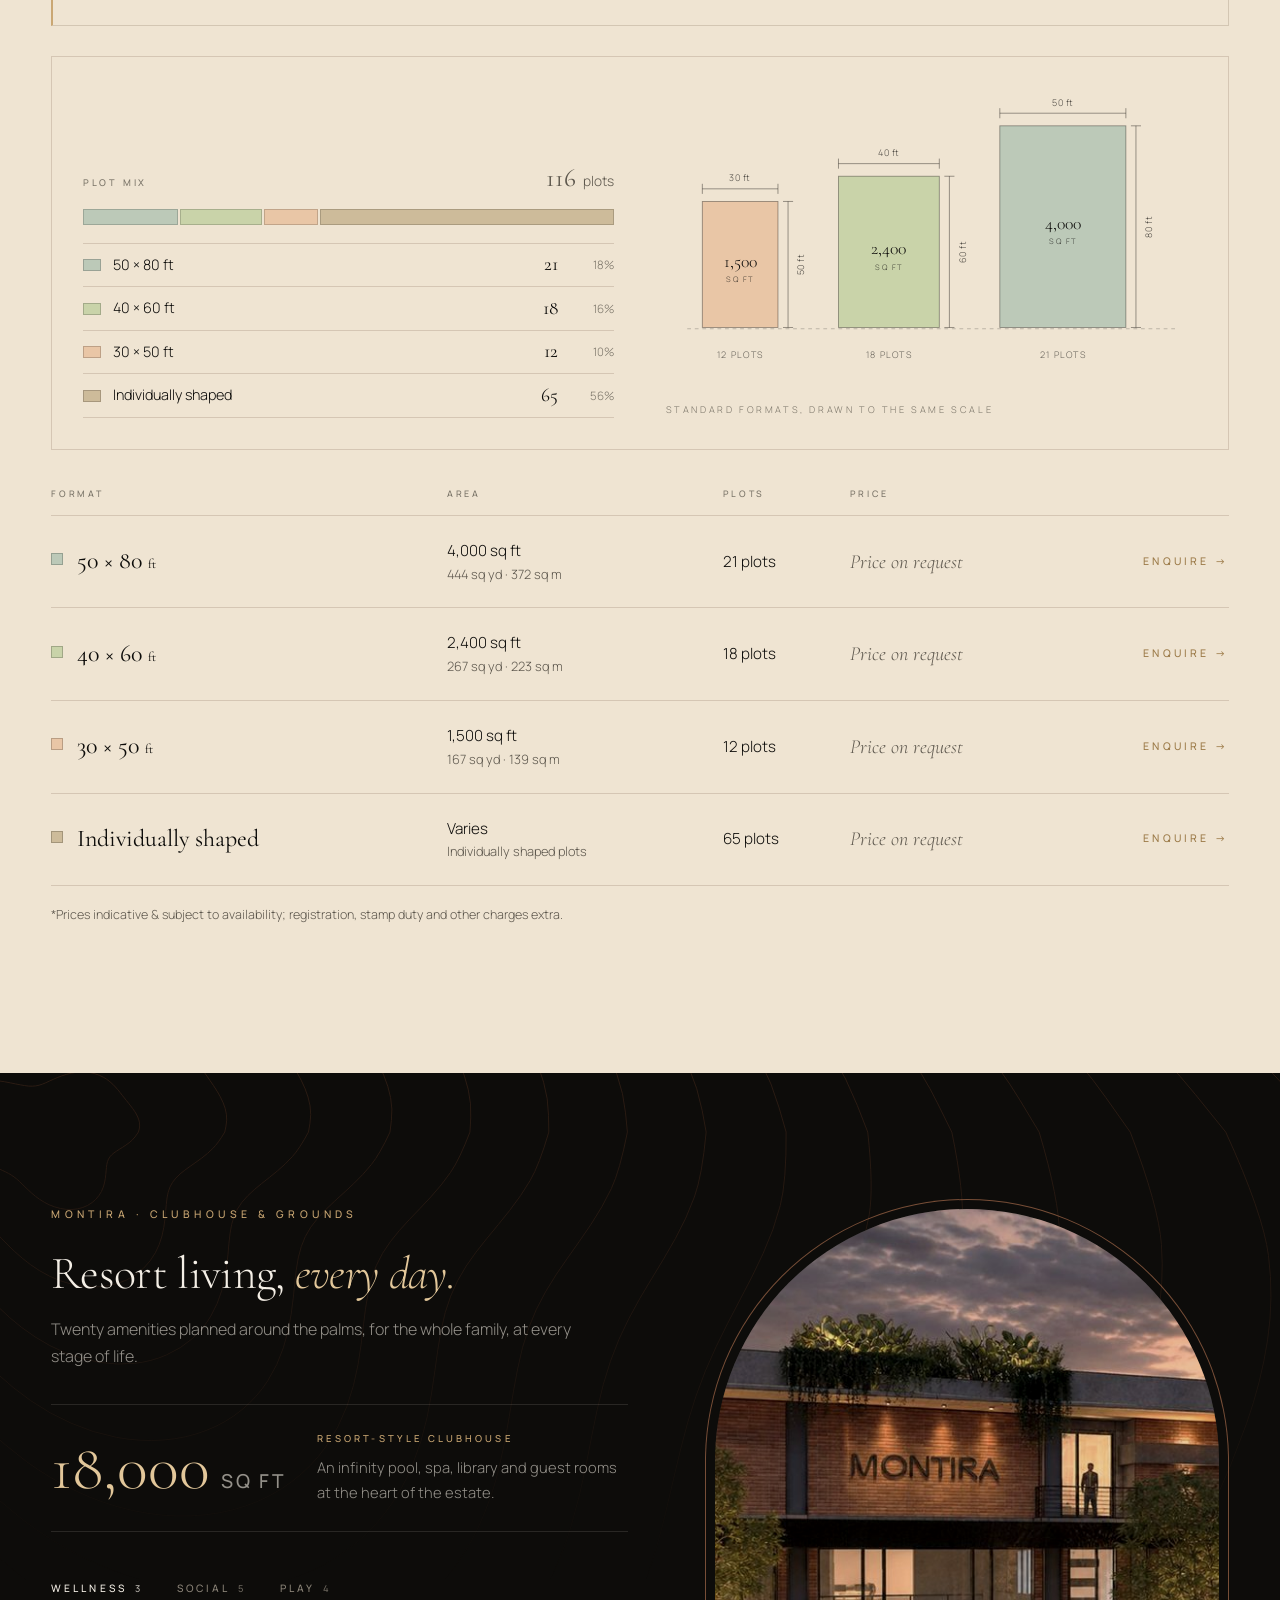
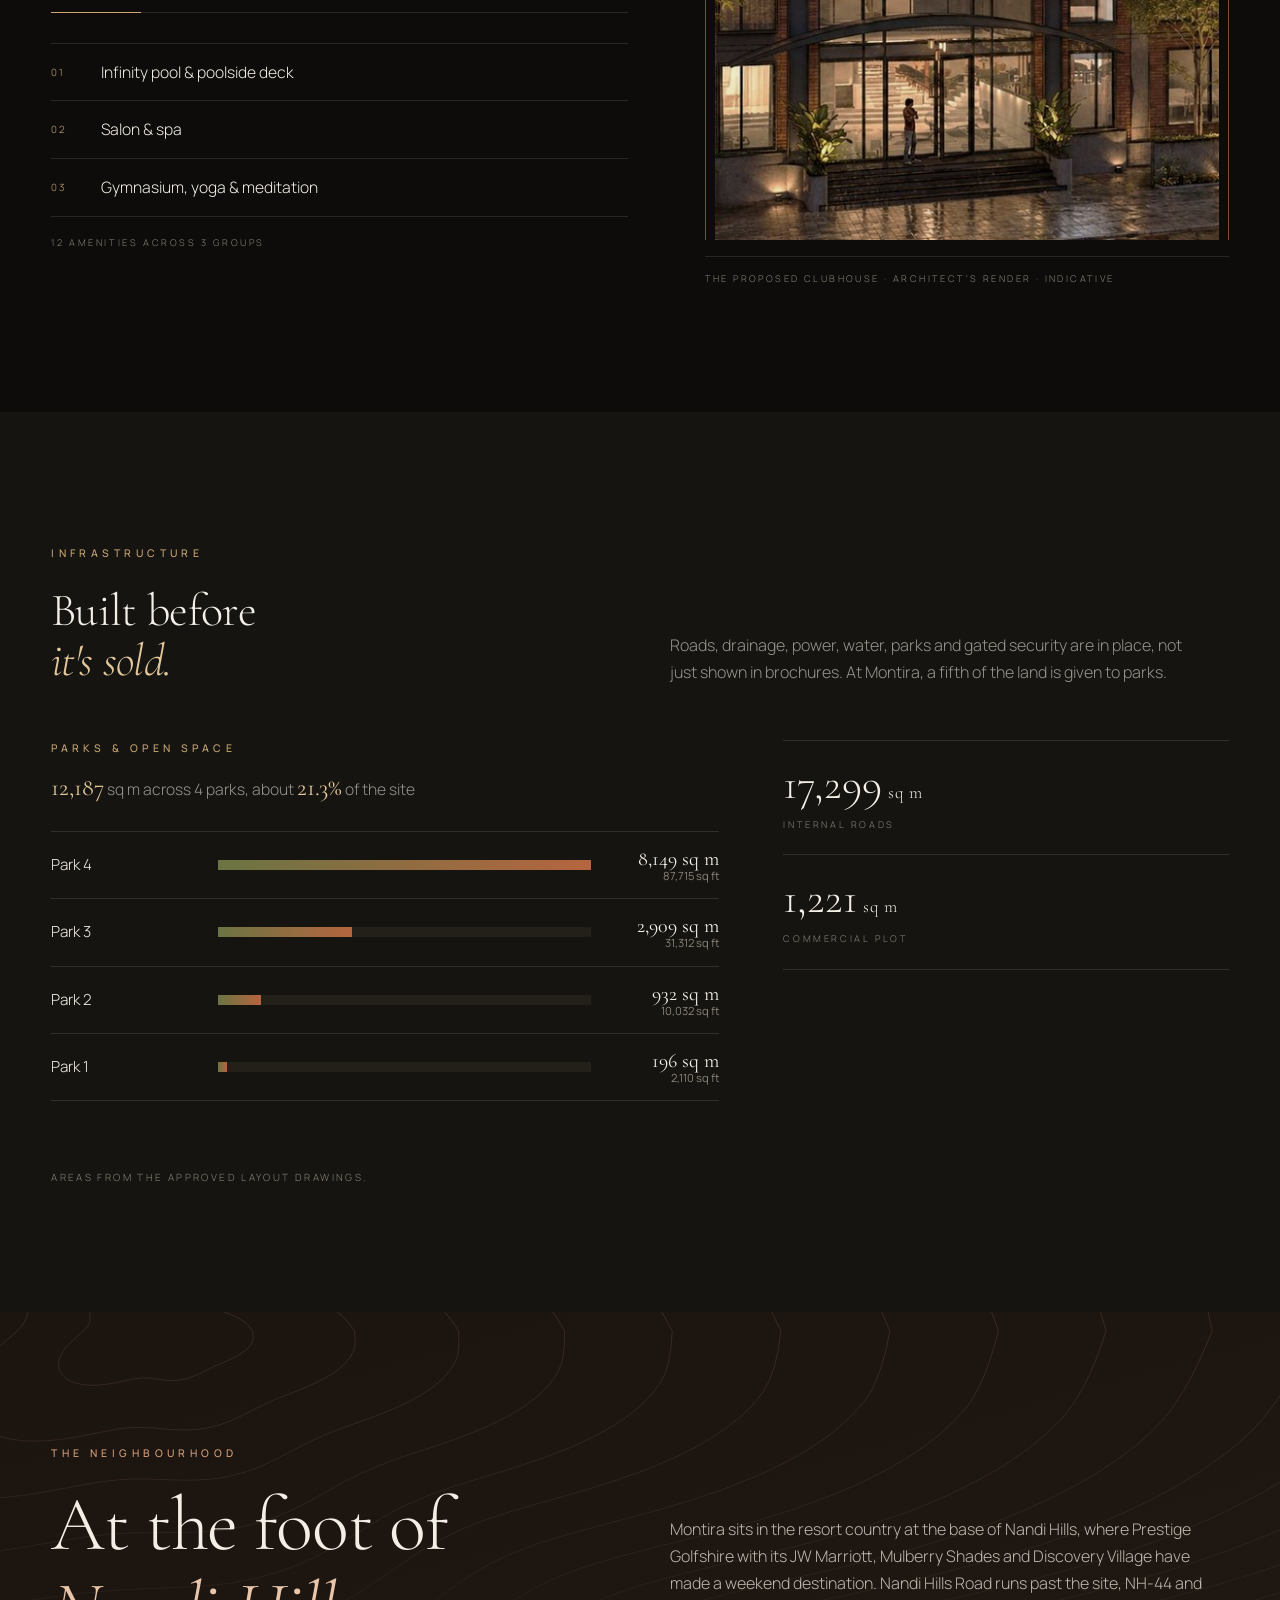
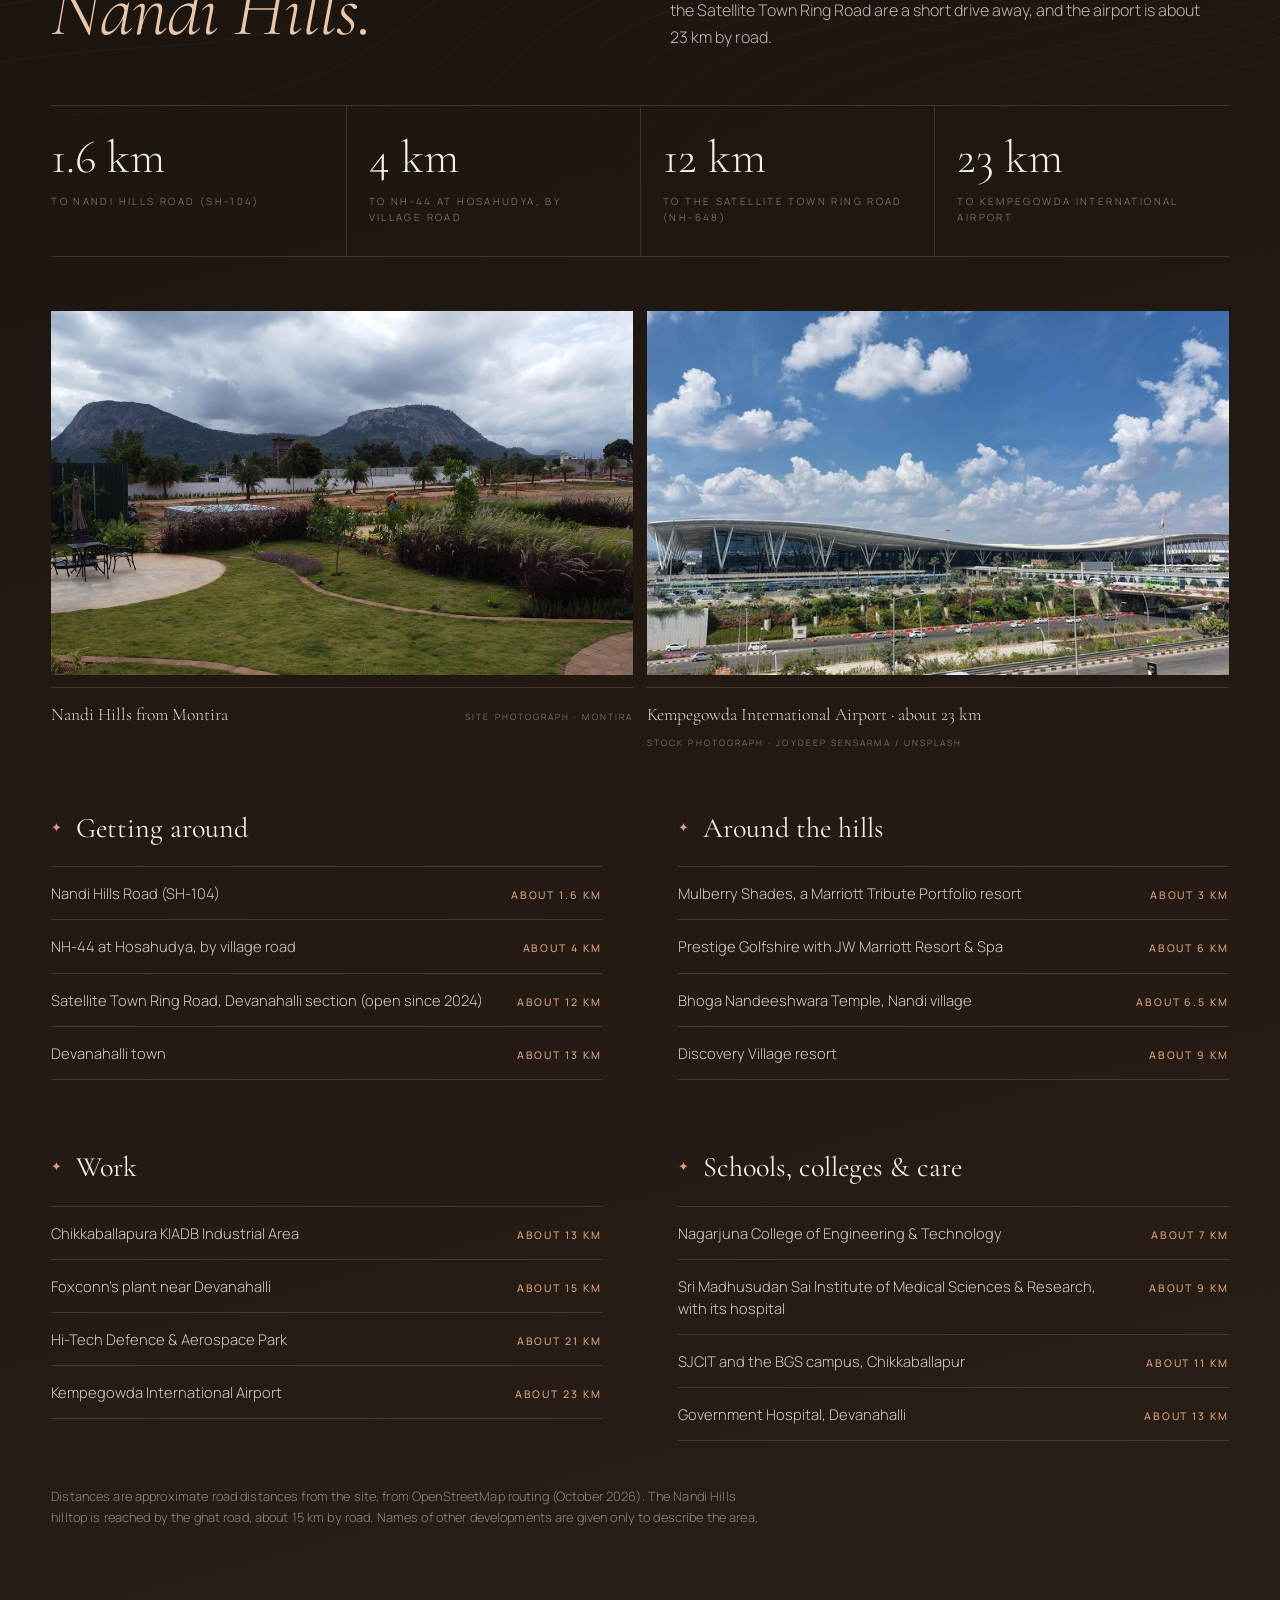
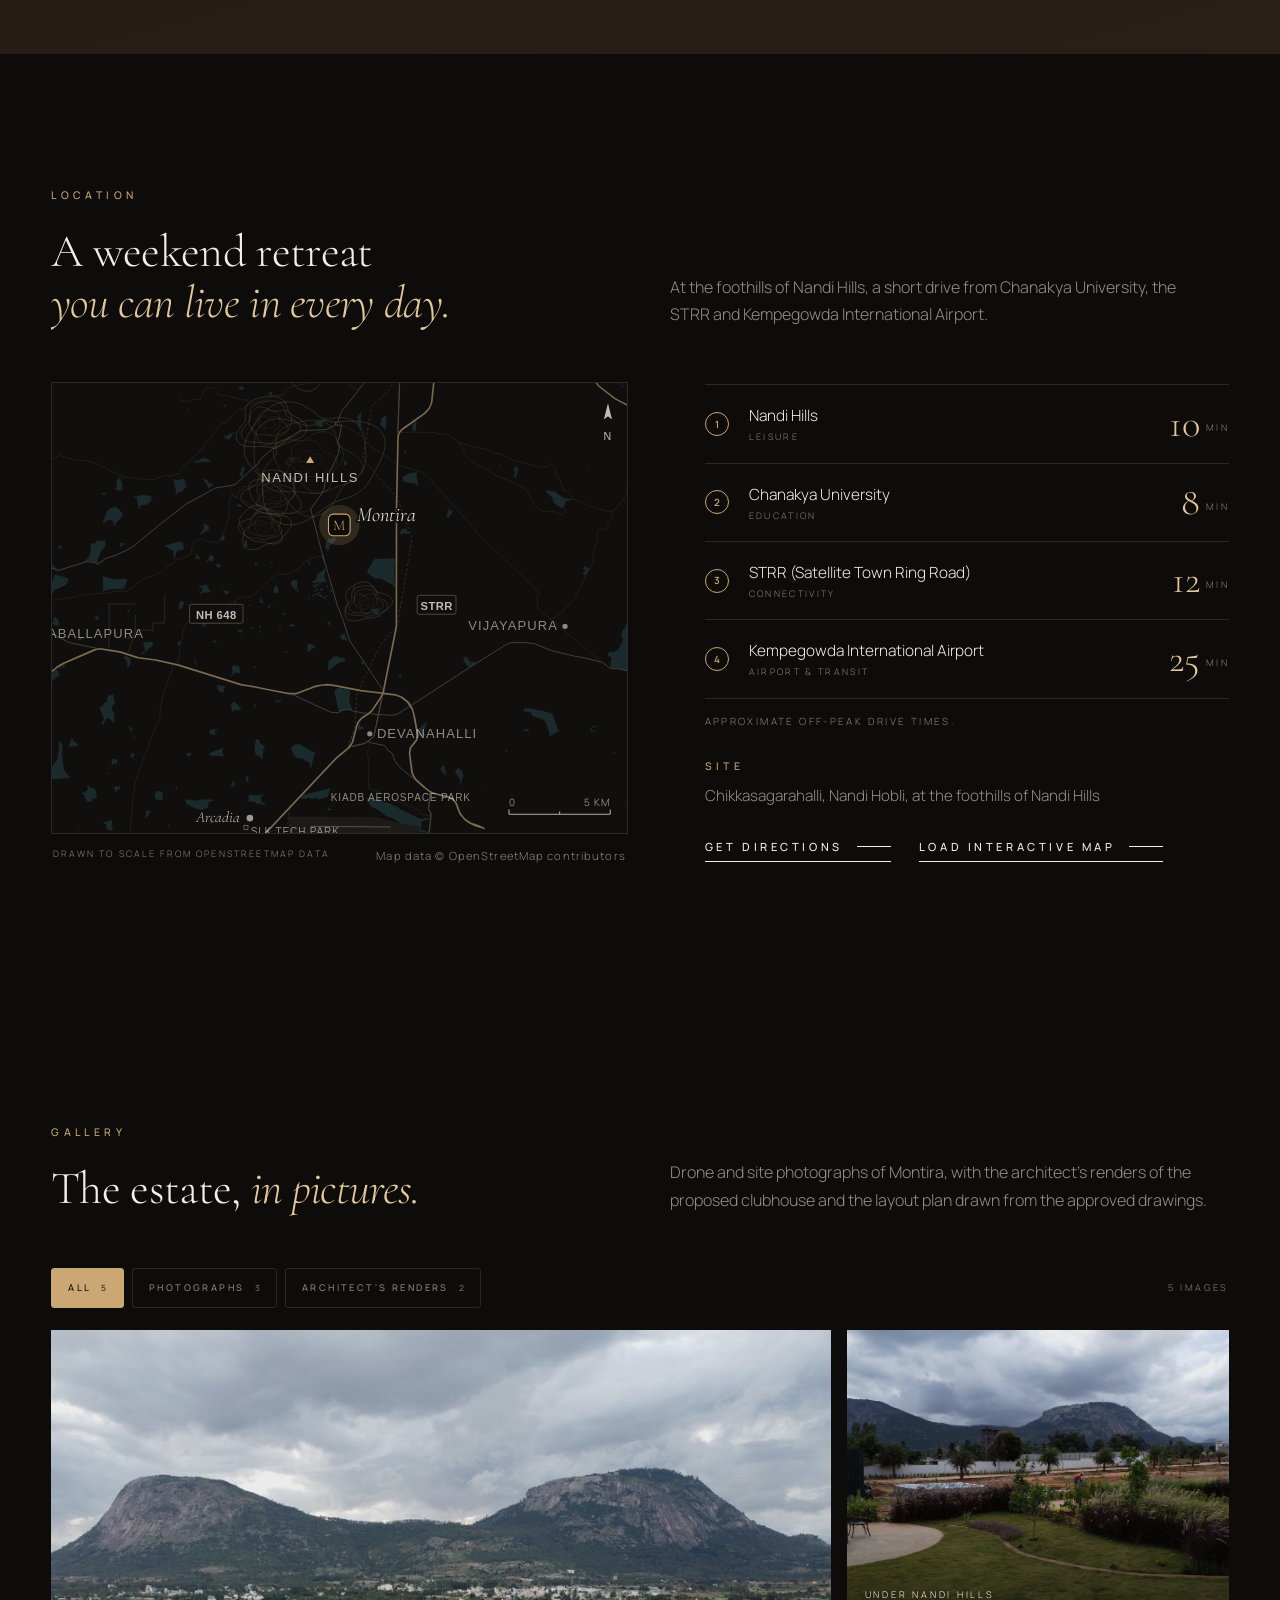
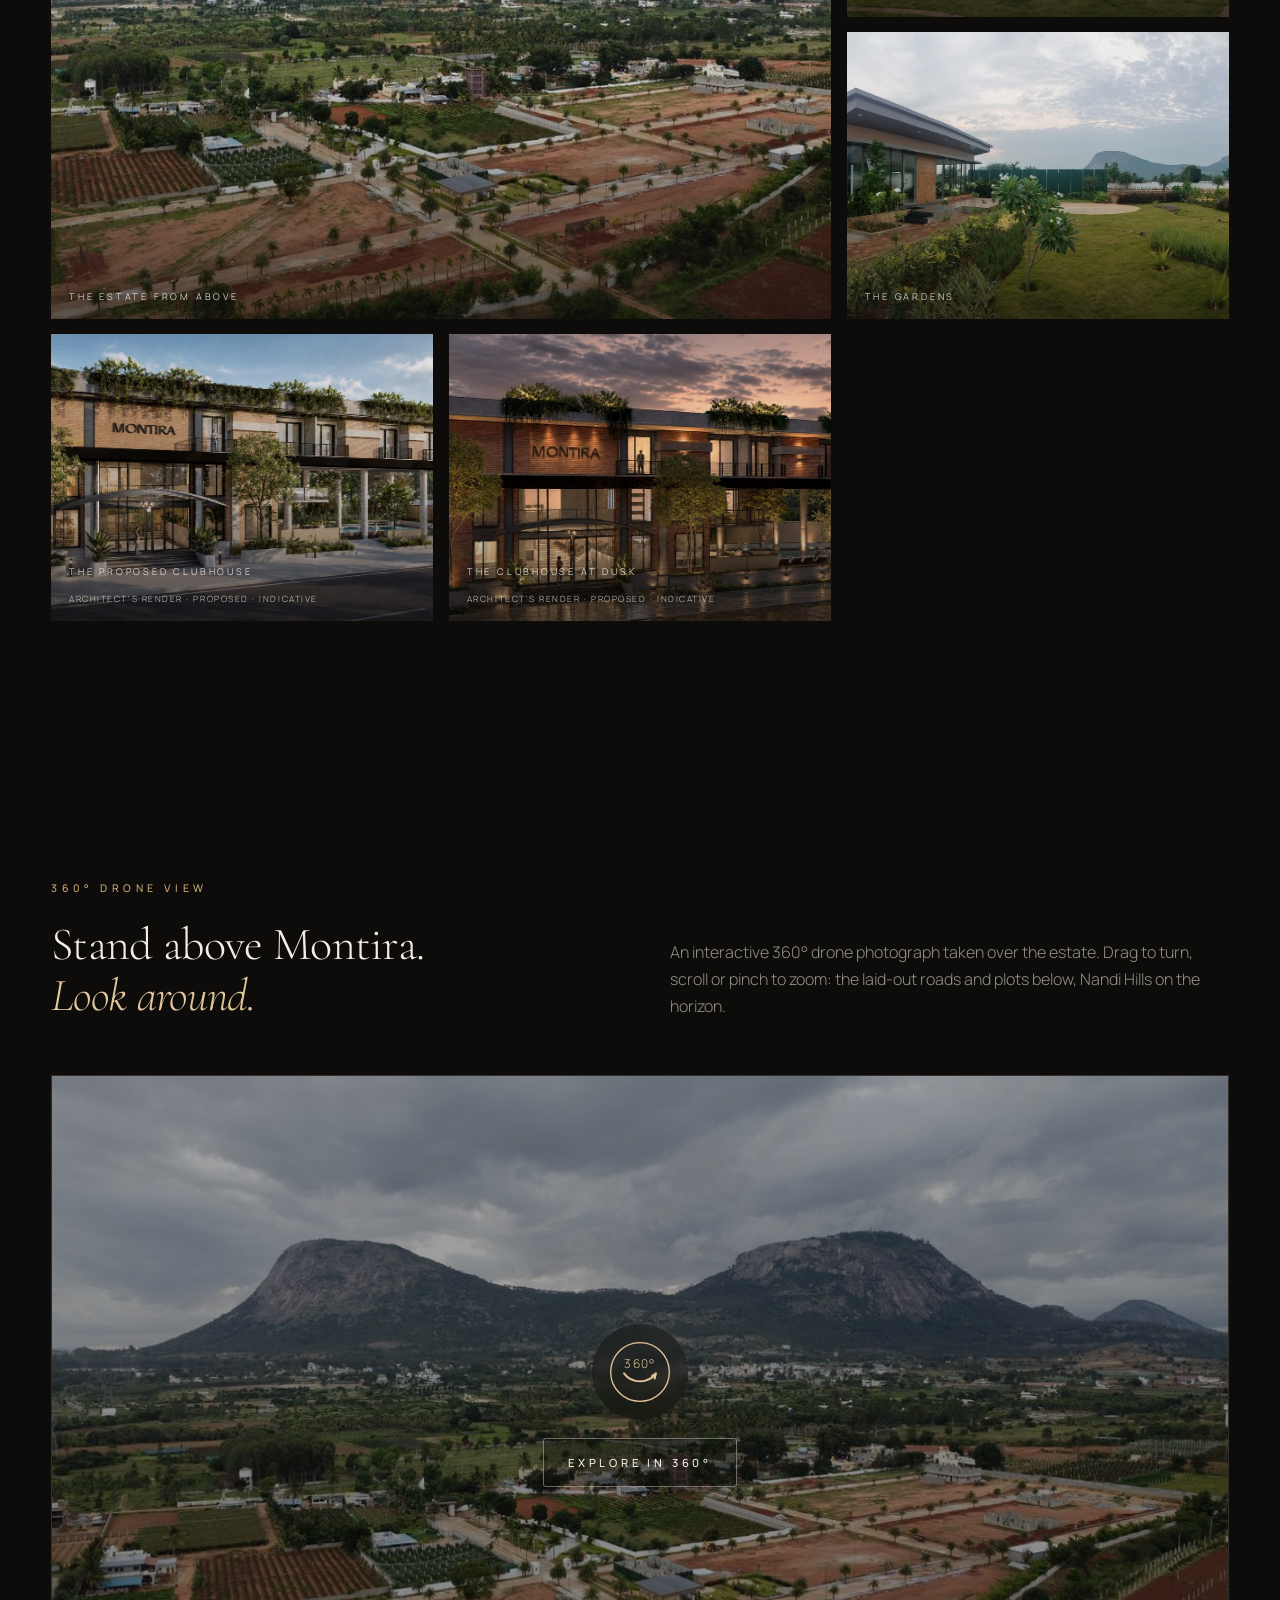
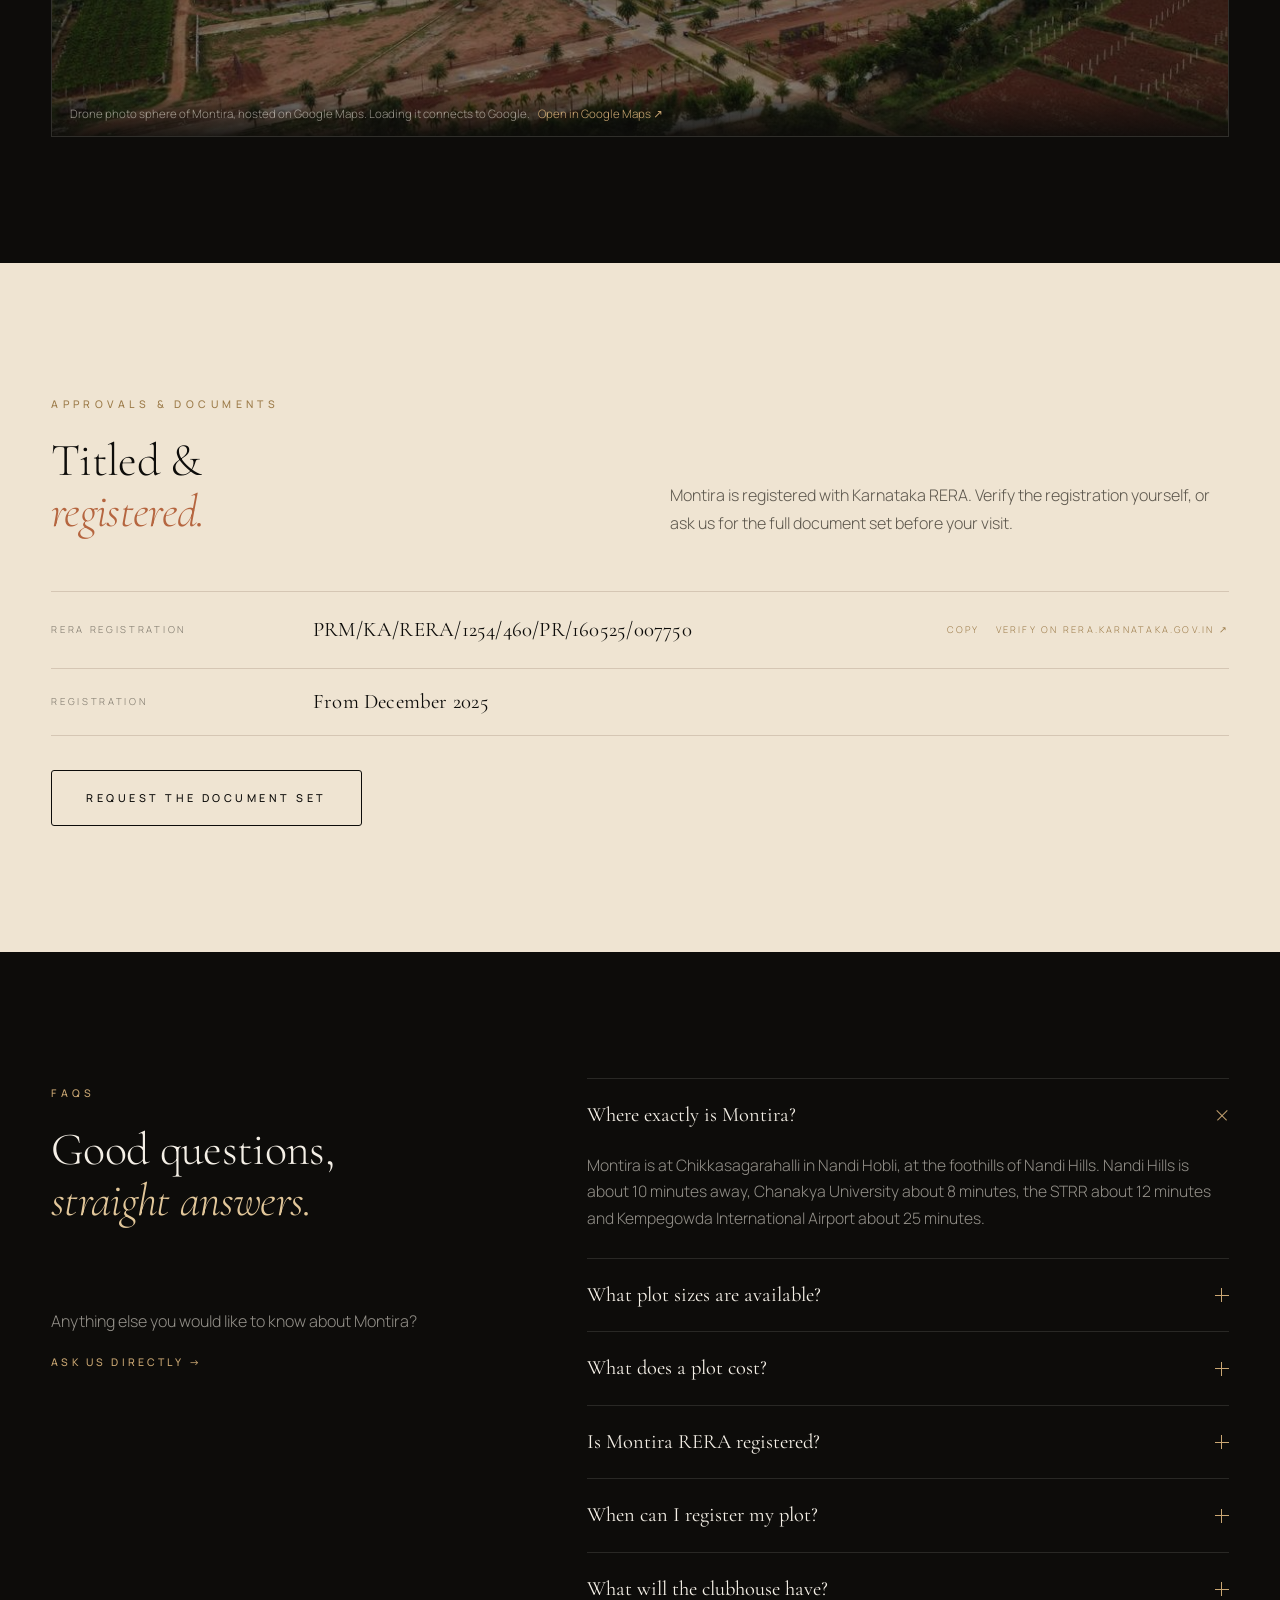
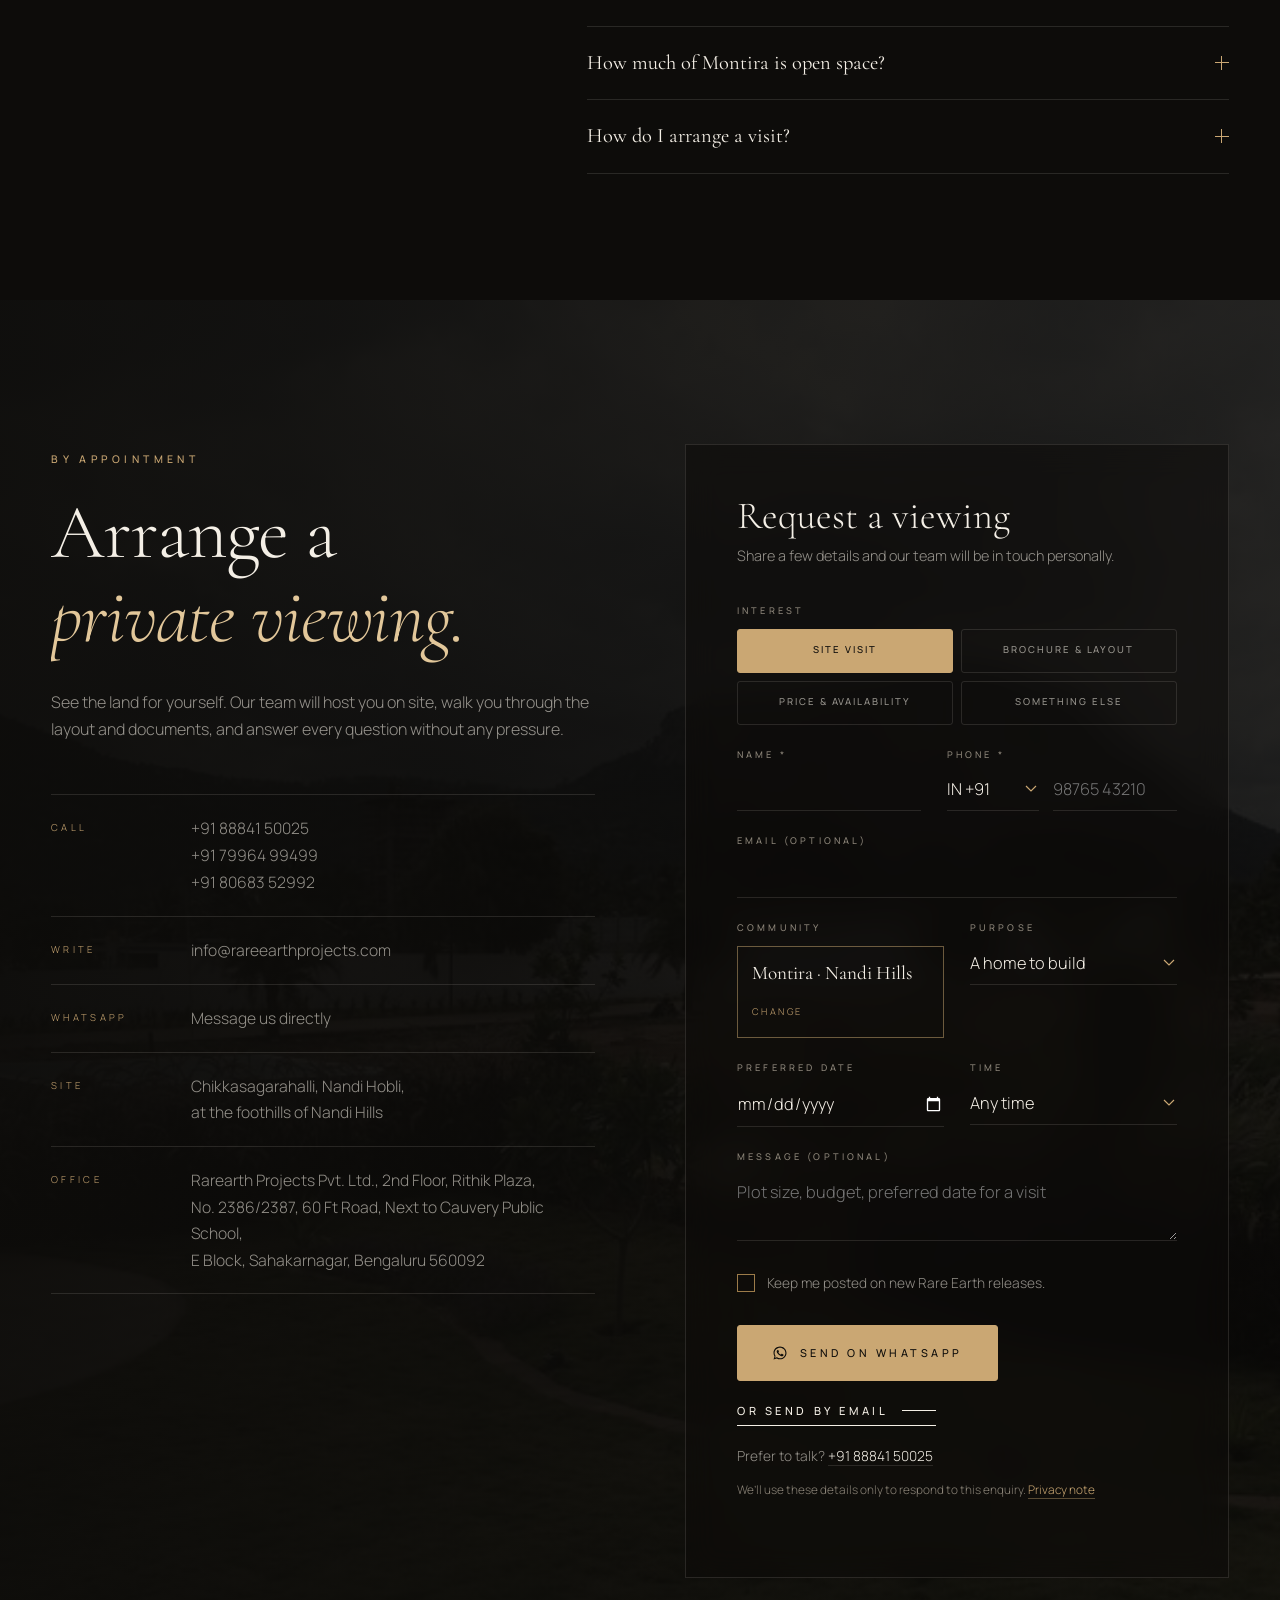
<file: projects/montira/index.html>
<!doctype html>
<!--
  =====================================================================
  RARE EARTH PROJECTS · MONTIRA · official project page
  Reference implementation for every project page (copy this file, not
  only _template.html). Paths assume projects/<slug>/index.html.
  Shared:  assets/css/site.css + assets/css/project.css,
           assets/js/projects-data.js, site.js, enquiry.js,
           plan-viewer.js, project.js
  Montira: assets/css/montira.css (Palmeraie identity),
           assets/js/montira.js  (palm field, render caption fallback)
  Facts live in assets/js/projects-data.js (RE_PROJECTS montira).
  Static facts carry data-fact="key"; project.js also checks the
  JSON-LD (Residence, Breadcrumb, FAQPage) against the data and the
  visible FAQs. Keep FAQ text and FAQPage JSON-LD word for word equal.
  =====================================================================
-->
<html lang="en" class="no-js">
<head>
<meta charset="utf-8">
<meta name="viewport" content="width=device-width, initial-scale=1">
<script>document.documentElement.classList.remove('no-js')</script>
<title>Villa Plots near Nandi Hills | Montira by Rare Earth</title>
<meta name="description" content="116 RERA-registered villa plots at the foothills of Nandi Hills, north Bengaluru, with 229 date palms and an 18,000 sq ft clubhouse. From ₹1.12 Cr*.">
<link rel="canonical" href="https://www.rareearthprojects.com/projects/montira/">
<meta name="theme-color" content="#0d0c0a">
<meta property="og:type" content="website">
<meta property="og:site_name" content="Rare Earth Projects">
<meta property="og:title" content="Montira | Villa Plots at Nandi Hills">
<meta property="og:description" content="116 RERA-registered villa plots at the foothills of Nandi Hills, inspired by the palm oases of Marrakesh.">
<meta property="og:url" content="https://www.rareearthprojects.com/projects/montira/">
<meta property="og:image" content="https://www.rareearthprojects.com/assets/montira/aerial-sm.jpg">
<meta property="og:image:width" content="1200">
<meta property="og:image:height" content="675">
<meta property="og:image:alt" content="Aerial view of Montira beneath Nandi Hills">
<meta name="twitter:card" content="summary_large_image">
<link rel="icon" type="image/png" href="../../assets/mark-gold.png">
<link rel="preconnect" href="https://fonts.googleapis.com">
<link rel="preconnect" href="https://fonts.gstatic.com" crossorigin>
<link href="https://fonts.googleapis.com/css2?family=Cormorant+Garamond:ital,wght@0,300;0,400;0,500;1,300;1,400&family=Manrope:wght@300;400;500;600&display=swap" rel="stylesheet">
<link rel="preload" as="image" href="../../assets/montira/gardens-sm.jpg" imagesrcset="../../assets/montira/gardens-sm.jpg 1200w, ../../assets/montira/gardens.jpg 2400w" imagesizes="100vw">
<link rel="stylesheet" href="../../assets/css/site.css">
<link rel="stylesheet" href="../../assets/css/project.css">
<link rel="stylesheet" href="../../assets/css/montira.css">

<script type="application/ld+json">
{"@context":"https://schema.org","@type":"Organization","name":"Rare Earth Projects","alternateName":["Rare Earth","Rarearth Projects"],"sameAs":["https://www.linkedin.com/company/rarearth-projects-private-limited/"],"legalName":"Rarearth Projects Private Limited","url":"https://www.rareearthprojects.com/","logo":"https://www.rareearthprojects.com/assets/logo-vertical.png","email":"info@rareearthprojects.com","telephone":"+91-88841-50025","address":{"@type":"PostalAddress","streetAddress":"2nd Floor, Rithik Plaza, No. 2386/2387, 60 Ft Road, E Block, Sahakarnagar","addressLocality":"Bengaluru","postalCode":"560092","addressRegion":"Karnataka","addressCountry":"IN"}}
</script>
<script type="application/ld+json">
{"@context":"https://schema.org","@type":"Residence","name":"Montira","geo":{"@type":"GeoCoordinates","latitude":13.3416197,"longitude":77.6995568},"description":"116 villa plots on 14.35 acres at the foothills of Nandi Hills, with 229 date palms and an 18,000 sq ft resort-style clubhouse.","url":"https://www.rareearthprojects.com/projects/montira/","image":["https://www.rareearthprojects.com/assets/montira/aerial-sm.jpg","https://www.rareearthprojects.com/assets/montira/gardens-sm.jpg"],"address":{"@type":"PostalAddress","addressLocality":"Chikkasagarahalli, Nandi Hobli","addressRegion":"Karnataka","addressCountry":"IN"},"identifier":{"@type":"PropertyValue","propertyID":"Karnataka RERA","value":"PRM/KA/RERA/1254/460/PR/160525/007750"},"amenityFeature":[{"@type":"LocationFeatureSpecification","name":"Resort-style clubhouse (18,000 sq ft)","value":true},{"@type":"LocationFeatureSpecification","name":"Infinity pool & poolside deck","value":true},{"@type":"LocationFeatureSpecification","name":"Salon & spa","value":true},{"@type":"LocationFeatureSpecification","name":"Gymnasium, yoga & meditation","value":true},{"@type":"LocationFeatureSpecification","name":"Café & library","value":true},{"@type":"LocationFeatureSpecification","name":"Business lounge & conference","value":true},{"@type":"LocationFeatureSpecification","name":"Multipurpose hall & party lawn","value":true},{"@type":"LocationFeatureSpecification","name":"Amphitheatre","value":true},{"@type":"LocationFeatureSpecification","name":"Guest rooms","value":true},{"@type":"LocationFeatureSpecification","name":"Sports court & cricket net","value":true},{"@type":"LocationFeatureSpecification","name":"Half basketball court","value":true},{"@type":"LocationFeatureSpecification","name":"Children's play & activity centre","value":true},{"@type":"LocationFeatureSpecification","name":"Senior citizens' corner","value":true}],"containedInPlace":{"@type":"Place","name":"Nandi Hills, Karnataka"}}
</script>
<script type="application/ld+json">
{"@context":"https://schema.org","@type":"BreadcrumbList","itemListElement":[{"@type":"ListItem","position":1,"name":"Home","item":"https://www.rareearthprojects.com/"},{"@type":"ListItem","position":2,"name":"Projects","item":"https://www.rareearthprojects.com/projects/"},{"@type":"ListItem","position":3,"name":"Montira","item":"https://www.rareearthprojects.com/projects/montira/"}]}
</script>
<script type="application/ld+json">
{"@context": "https://schema.org", "@type": "FAQPage", "mainEntity": [{"@type": "Question", "name": "Where exactly is Montira?", "acceptedAnswer": {"@type": "Answer", "text": "Montira is at Chikkasagarahalli in Nandi Hobli, at the foothills of Nandi Hills. Nandi Hills is about 10 minutes away, Chanakya University about 8 minutes, the STRR about 12 minutes and Kempegowda International Airport about 25 minutes."}}, {"@type": "Question", "name": "What plot sizes are available?", "acceptedAnswer": {"@type": "Answer", "text": "The approved layout has 116 villa plots: 21 plots of 50 × 80 ft (4,000 sq ft), 18 plots of 40 × 60 ft (2,400 sq ft), 12 plots of 30 × 50 ft (1,500 sq ft) and 65 individually shaped plots. One commercial plot of 1,221 sq m is also set aside within the layout."}}, {"@type": "Question", "name": "What does a plot cost?", "acceptedAnswer": {"@type": "Answer", "text": "Plots start from ₹1.12 Cr*. Prices are indicative and subject to availability; registration, stamp duty and other charges are extra. Ask us for the current price of a specific plot."}}, {"@type": "Question", "name": "Is Montira RERA registered?", "acceptedAnswer": {"@type": "Answer", "text": "Yes. Montira is registered with Karnataka RERA under PRM/KA/RERA/1254/460/PR/160525/007750, which you can verify on rera.karnataka.gov.in."}}, {"@type": "Question", "name": "When can I register my plot?", "acceptedAnswer": {"@type": "Answer", "text": "Registration at Montira is from December 2025. Our team takes you through the documents and the registration itself."}}, {"@type": "Question", "name": "What will the clubhouse have?", "acceptedAnswer": {"@type": "Answer", "text": "The 18,000 sq ft resort-style clubhouse brings together an infinity pool and poolside deck, a salon and spa, a gymnasium with yoga and meditation, a café and library, a business lounge and conference room, a multipurpose hall and party lawn, an amphitheatre and guest rooms. The amenities planned at Montira also include a sports court and cricket net, a half basketball court, a children's play and activity centre and a senior citizens' corner."}}, {"@type": "Question", "name": "How much of Montira is open space?", "acceptedAnswer": {"@type": "Answer", "text": "Four landscaped parks cover 12,187 sq m, about 21.3% of the site; the largest is 8,149 sq m. 229 date palms set the character of the estate."}}, {"@type": "Question", "name": "How do I arrange a visit?", "acceptedAnswer": {"@type": "Answer", "text": "Viewings are by appointment. Send us a message on WhatsApp, call +91 88841 50025 or use the form on this page, and our team will host you on site."}}]}
</script>
</head>

<body data-root="../../" data-page="project" data-project="montira" data-mode="dark" data-paper="light" data-hero="dark">
<div data-site="header"></div>
<noscript><nav class="wrap" style="padding:24px 0;font-size:.8rem;letter-spacing:.2em;text-transform:uppercase"><a href="../../">Rare Earth Projects</a> · <a href="../">All projects</a> · <a href="../../contact/">Contact</a></nav></noscript>

<main id="main">

<!-- =============== HERO =============== -->
<section class="proj dark p-hero mt-hero" id="top">
  <div class="proj-cover">
    <div class="media"><img src="../../assets/montira/gardens.jpg" srcset="../../assets/montira/gardens-sm.jpg 1200w, ../../assets/montira/gardens.jpg 2400w" sizes="100vw" width="2400" height="1350" alt="Landscaped gardens at Montira beneath Nandi Hills" fetchpriority="high"></div>
    <nav class="crumbs" aria-label="Breadcrumb"><ol class="wrap"><li><a href="../../">Home</a></li><li><a href="../">Projects</a></li><li aria-current="page">Montira</li></ol></nav>
    <div class="ttl"><div class="wrap">
      <div>
        <span class="kicker rv">Flagship · Nandi Hills</span>
        <h1 class="p-logo" data-autostart><img src="../../assets/logos/montira-on-dark.webp" width="1332" height="336" alt="Montira by Rare Earth" fetchpriority="high"></h1>
        <p class="tagline rv d1">Inspired by Marrakesh, built in Nandi Hills. India's first Palmeraie-themed villa plots.</p>
        <div class="hero-cta rv d2">
          <button type="button" class="pill solid" data-enquire="visit" data-source="hero-visit">Arrange a private viewing</button>
          <button type="button" class="link" data-enquire="brochure" data-source="hero-brochure">Request the brochure <span class="ln"></span></button>
        </div>
        <span class="micro rv d2">RERA · <span data-fact="rera">PRM/KA/RERA/1254/460/PR/160525/007750</span> · <a href="https://rera.karnataka.gov.in/" target="_blank" rel="noopener">rera.karnataka.gov.in</a></span>
      </div>
      <div class="facts rv d2"><div><b data-fact="plots">116</b><span>Villa plots</span></div><div><b data-fact="acres">14.35</b><span>Acres</span></div><div><b>18K</b><span>Sq ft club</span></div></div>
    </div></div>
  </div>
</section>
<!-- sticky sub-nav is inserted here by project.js -->

<!-- =============== OVERVIEW =============== -->
<section class="p-base mt-overview" id="overview" data-nav="Overview">
  <div class="wrap">
    <div class="proj-body">
      <div class="rv">
        <span class="kicker">The Estate</span>
        <h2 class="display h-md">A Palmeraie at the <em>foot of the hills.</em></h2>
        <p class="body-l">Montira (mon·teer·ah, a place that connects the mountains with the land) takes its cue from the date-palm oases of Marrakesh. It's a low-density estate of <span data-fact="plots">116</span> villa plots at the foothills of Nandi Hills, set among <span data-fact="palms">229</span> date palms, olive groves and shaded promenades.</p>
        <p class="body-l">Cobblestone paths lead past terracotta courtyards to an <span data-fact="club">18,000 sq ft</span> resort-style clubhouse with an infinity pool, spa, library and guest rooms. It's a weekend retreat you can live in every day.</p>
        <div data-auto="highlights"></div>
        <div class="acts">
          <button type="button" class="pill solid" data-enquire="visit" data-source="overview-visit">Arrange a viewing</button>
          <a href="#layout" class="link">See the layout <span class="ln"></span></a>
        </div>
      </div>
      <div class="rv d1"><div data-auto="specs"></div></div>
    </div>
    <div class="rv" data-auto="keys"></div>
  </div>
</section>

<!-- =============== STORY · THE PALMERAIE =============== -->
<section class="p-sec p-base mt-story" id="story" data-nav="Palmeraie">
  <svg class="mt-contours" data-contours data-seed="3" data-count="22" data-cx="1180" data-cy="40" data-size="1500" viewBox="0 0 1440 520" preserveAspectRatio="xMidYMin slice" aria-hidden="true"></svg>
  <div class="wrap">
    <span class="accent-rule" aria-hidden="true"></span>
    <div class="sec-head">
      <div><span class="kicker rv">The Palmeraie</span><h2 class="display h-lg split"><span class="ln"><span>An oasis of</span></span><span class="ln"><span><em><span data-fact="palms">229</span> date palms.</em></span></span></h2></div>
      <p class="body-l rv d1">Montira takes its cue from the palm oases of Marrakesh. Date palms, olive groves and shaded promenades frame the estate, and cobblestone paths lead past terracotta courtyards to the clubhouse.</p>
    </div>

    <div class="mt-arcade">
      <figure class="rv" role="button" data-lightbox="mt-arcade" data-src="../../assets/montira/aerial.jpg" data-title="The estate from above" data-sub="Montira · Chikkasagarahalli, Nandi Hills" data-right="Site photograph" tabindex="0" aria-label="Open image: The estate from above">
        <div class="mt-arch"><div class="arch"><img src="../../assets/montira/aerial-sm.jpg" width="1200" height="675" alt="The Montira estate from above, with Nandi Hills behind" loading="lazy" decoding="async"></div></div>
        <figcaption><i>i.</i>The estate from above</figcaption>
      </figure>
      <figure class="rv d1 tall" role="button" data-lightbox="mt-arcade" data-src="../../assets/montira/garden-pavilion.jpg" data-title="The gardens" data-sub="Montira · Chikkasagarahalli, Nandi Hills" data-right="Site photograph" tabindex="0" aria-label="Open image: The gardens">
        <div class="mt-arch"><div class="arch"><img src="../../assets/montira/garden-pavilion-sm.jpg" width="1200" height="675" alt="Landscaped gardens and a glass-fronted pavilion at Montira, with Nandi Hills beyond" loading="lazy" decoding="async"></div></div>
        <figcaption><i>ii.</i>The gardens</figcaption>
      </figure>
      <figure class="rv d2" role="button" data-lightbox="mt-arcade" data-src="../../assets/montira/lawns.jpg" data-title="Under Nandi Hills" data-sub="Montira · Chikkasagarahalli, Nandi Hills" data-right="Site photograph" tabindex="0" aria-label="Open image: Under Nandi Hills">
        <div class="mt-arch"><div class="arch"><img src="../../assets/montira/lawns-sm.jpg" width="1200" height="675" alt="Landscaped lawns with Nandi Hills in view" loading="lazy" decoding="async"></div></div>
        <figcaption><i>iii.</i>Under Nandi Hills</figcaption>
      </figure>
    </div>

    <ol class="mt-el" aria-label="Elements of the Palmeraie">
      <li class="rv"><span class="i" aria-hidden="true">i.</span><b>Date palms</b><p><span data-fact="palms">229</span> of them, the signature of the estate.</p></li>
      <li class="rv d1"><span class="i" aria-hidden="true">ii.</span><b>Olive groves</b><p>Silver-green shade, borrowed from the gardens of Morocco.</p></li>
      <li class="rv d2"><span class="i" aria-hidden="true">iii.</span><b>Shaded promenades</b><p>Made for the slow evening walk.</p></li>
      <li class="rv d3"><span class="i" aria-hidden="true">iv.</span><b>Cobblestone paths</b><p>Leading past the courtyards to the clubhouse.</p></li>
      <li class="rv d3"><span class="i" aria-hidden="true">v.</span><b>Terracotta courtyards</b><p>Warm earth underfoot, Marrakesh in colour.</p></li>
    </ol>

    <div class="mt-palms rv">
      <div class="mt-pn"><b data-count="229">229</b><span>Date palms</span><p>One mark for every palm in the Palmeraie.</p></div>
      <svg class="mt-field" data-palms="229" viewBox="0 0 1000 300" role="img" aria-label="229 date palms, drawn as one mark for each palm"></svg>
    </div>
  </div>
</section>

<!-- =============== LAYOUT (plan viewer) =============== -->
<section class="p-sec p-paper mt-layout" id="layout" data-nav="Layout" data-requires="plan">
  <div class="wrap">
    <div class="sec-head">
      <div><span class="kicker rv">The Layout</span><h2 class="display h-lg split"><span class="ln"><span>Planned around</span></span><span class="ln"><span><em>the palms.</em></span></span></h2></div>
      <p class="body-l rv d1">Zoom in to read individual plots, and use the key to find your way around the estate. The plan is drawn from the approved layout.</p>
    </div>
    <div class="layout-open rv"><button type="button" class="pill" data-layout-open aria-controls="layout-plan" aria-expanded="false"><span>View the layout plan</span></button><small>Zoom in to read every plot</small></div>
    <div id="layout-plan" data-layout-reveal hidden>
      <div data-plan-viewer></div>
    </div>
  </div>
</section>

<!-- =============== PLOTS & PRICES =============== -->
<section class="p-sec p-paper" id="plots" data-nav="Plots" data-requires="plots" style="padding-top:0">
  <div class="wrap">
    <div class="sec-head">
      <div><span class="kicker rv">Plot sizes</span><h2 class="display h-md split"><span class="ln"><span>Plots &amp; <em>prices.</em></span></span></h2></div>
      <p class="body-l rv d1">Three standard formats and 65 individually shaped plots, all set out on the approved layout. Ask us for the current price and availability of any plot.</p>
    </div>
    <div class="rv" data-auto="plots"></div>
  </div>
</section>

<!-- =============== AMENITIES · THE CLUBHOUSE =============== -->
<section class="p-sec p-base mt-amen" id="amenities" data-nav="Amenities" data-requires="amenities">
  <svg class="mt-contours low" data-contours data-seed="9" data-count="18" data-cx="120" data-cy="60" data-size="1300" viewBox="0 0 1440 520" preserveAspectRatio="xMidYMin slice" aria-hidden="true"></svg>
  <div class="wrap amen-grid">
    <div class="rv">
      <span class="kicker">Montira · Clubhouse &amp; Grounds</span>
      <h2 class="display h-md" style="margin:24px 0 20px">Resort living, <em>every day.</em></h2>
      <p class="body-l" style="margin-bottom:34px">Twenty amenities planned around the palms, for the whole family, at every stage of life.</p>
      <div class="mt-club">
        <b data-fact="club">18,000<small> sq ft</small></b>
        <div><span>Resort-style clubhouse</span><p>An infinity pool, spa, library and guest rooms at the heart of the estate.</p></div>
      </div>
      <div data-auto="amenities"></div>
    </div>
    <figure class="mt-amen-art rv d1">
      <div class="mt-arch"><div class="arch"><img src="../../assets/montira/clubhouse-dusk-sm.jpg" srcset="../../assets/montira/clubhouse-dusk-sm.jpg 1200w, ../../assets/montira/clubhouse-dusk.jpg 2000w" sizes="(max-width:767px) 100vw, 40vw" alt="The proposed Montira clubhouse at dusk, an architect's render" loading="lazy" decoding="async" style="object-position:31% 50%"></div></div>
      <figcaption>The proposed clubhouse · architect's render · indicative</figcaption>
    </figure>
  </div>
</section>

<!-- =============== INFRASTRUCTURE =============== -->
<section class="p-sec p-coal" id="infrastructure" data-nav="Infrastructure" data-requires="landuse">
  <div class="wrap">
    <div class="sec-head">
      <div><span class="kicker rv">Infrastructure</span><h2 class="display h-md split"><span class="ln"><span>Built before</span></span><span class="ln"><span><em>it's sold.</em></span></span></h2></div>
      <p class="body-l rv d1">Roads, drainage, power, water, parks and gated security are in place, not just shown in brochures. At Montira, a fifth of the land is given to parks.</p>
    </div>
    <div class="rv" data-auto="landuse"></div>
  </div>
</section>

<!-- =============== NEIGHBOURHOOD (Elysia format; research 23 Oct 2026, road distances from OpenStreetMap routing) =============== -->
<section class="p-sec ill-sec nbh mt-nbh" id="neighbourhood" data-nav="Neighbourhood">
  <svg class="ill-contours" data-contours data-seed="21" data-count="18" data-cx="200" data-cy="20" data-size="1300" viewBox="0 0 1440 520" preserveAspectRatio="xMidYMin slice" aria-hidden="true"></svg>
  <div class="wrap">
    <div class="sec-head">
      <div><span class="kicker rv">The Neighbourhood</span><h2 class="display h-lg split"><span class="ln"><span>At the foot of</span></span><span class="ln"><span><em>Nandi Hills.</em></span></span></h2></div>
      <p class="body-l rv d1">Montira sits in the resort country at the base of Nandi Hills, where Prestige Golfshire with its JW Marriott, Mulberry Shades and Discovery Village have made a weekend destination. Nandi Hills Road runs past the site, <span class="nw">NH-44</span> and the Satellite Town Ring Road are a short drive away, and the airport is about 23 km by road.</p>
    </div>

    <div class="nb-transit rv">
      <div><b>1.6 km</b><span>To Nandi Hills Road (<span class="nw">SH-104</span>)</span></div>
      <div><b>4 km</b><span>To <span class="nw">NH-44</span> at Hosahudya, by village road</span></div>
      <div><b>12 km</b><span>To the Satellite Town Ring Road (<span class="nw">NH-648</span>)</span></div>
      <div><b>23 km</b><span>To Kempegowda International Airport</span></div>
    </div>

    <div class="nb-scenes">
      <figure class="rv"><img src="../../assets/montira/lawns-sm.jpg" srcset="../../assets/montira/lawns-sm.jpg 1200w, ../../assets/montira/lawns.jpg 2400w" sizes="(max-width:767px) 100vw, 50vw" width="2400" height="1350" alt="Lawns at Montira with Nandi Hills behind" loading="lazy" decoding="async"><figcaption><span>Nandi Hills from Montira</span><i>Site photograph · Montira</i></figcaption></figure>
      <figure class="rv d1"><img src="../../assets/stock/bengaluru-airport-t1-sm.jpg" srcset="../../assets/stock/bengaluru-airport-t1-sm.jpg 800w, ../../assets/stock/bengaluru-airport-t1.jpg 1600w" sizes="(max-width:767px) 100vw, 50vw" width="1600" height="900" alt="Terminal 1 of Kempegowda International Airport" loading="lazy" decoding="async"><figcaption><span>Kempegowda International Airport · about 23 km</span><i>Stock photograph · Joydeep Sensarma / Unsplash</i></figcaption></figure>
    </div>

    <div class="nb-lists">
      <div class="rv">
        <h3><i aria-hidden="true">✦</i> Getting around</h3>
        <ul>
          <li><span>Nandi Hills Road (<span class="nw">SH-104</span>)</span><b>About 1.6 km</b></li>
          <li><span><span class="nw">NH-44</span> at Hosahudya, by village road</span><b>About 4 km</b></li>
          <li><span>Satellite Town Ring Road, Devanahalli section (open since 2024)</span><b>About 12 km</b></li>
          <li><span>Devanahalli town</span><b>About 13 km</b></li>
        </ul>
      </div>
      <div class="rv d1">
        <h3><i aria-hidden="true">✦</i> Around the hills</h3>
        <ul>
          <li><span>Mulberry Shades, a Marriott Tribute Portfolio resort</span><b>About 3 km</b></li>
          <li><span>Prestige Golfshire with JW Marriott Resort &amp; Spa</span><b>About 6 km</b></li>
          <li><span>Bhoga Nandeeshwara Temple, Nandi village</span><b>About 6.5 km</b></li>
          <li><span>Discovery Village resort</span><b>About 9 km</b></li>
        </ul>
      </div>
      <div class="rv">
        <h3><i aria-hidden="true">✦</i> Work</h3>
        <ul>
          <li><span>Chikkaballapura KIADB Industrial Area</span><b>About 13 km</b></li>
          <li><span>Foxconn's plant near Devanahalli</span><b>About 15 km</b></li>
          <li><span>Hi-Tech Defence &amp; Aerospace Park</span><b>About 21 km</b></li>
          <li><span>Kempegowda International Airport</span><b>About 23 km</b></li>
        </ul>
      </div>
      <div class="rv d1">
        <h3><i aria-hidden="true">✦</i> Schools, colleges &amp; care</h3>
        <ul>
          <li><span>Nagarjuna College of Engineering &amp; Technology</span><b>About 7 km</b></li>
          <li><span>Sri Madhusudan Sai Institute of Medical Sciences &amp; Research, with its hospital</span><b>About 9 km</b></li>
          <li><span>SJCIT and the BGS campus, Chikkaballapur</span><b>About 11 km</b></li>
          <li><span>Government Hospital, Devanahalli</span><b>About 13 km</b></li>
        </ul>
      </div>
    </div>
    <p class="ph-note nb-src">Distances are approximate road distances from the site, from OpenStreetMap routing (October 2026). The Nandi Hills hilltop is reached by the ghat road, about 15 km by road. Names of other developments are given only to describe the area.</p>
  </div>
</section>

<!-- =============== LOCATION =============== -->
<section class="p-sec p-dark" id="location" data-nav="Location" data-requires="connectivity">
  <div class="wrap">
    <div class="sec-head">
      <div><span class="kicker rv">Location</span><h2 class="display h-md split"><span class="ln"><span>A weekend retreat</span></span><span class="ln"><span><em>you can live in every day.</em></span></span></h2></div>
      <p class="body-l rv d1">At the foothills of Nandi Hills, a short drive from Chanakya University, the STRR and Kempegowda International Airport.</p>
    </div>
    <div class="rv" data-auto="location"></div>
  </div>
</section>

<!-- =============== GALLERY =============== -->
<section class="p-sec p-base" id="gallery" data-nav="Gallery">
  <div class="wrap">
    <div class="sec-head">
      <div><span class="kicker rv">Gallery</span><h2 class="display h-md split"><span class="ln"><span>The estate, <em>in pictures.</em></span></span></h2></div>
      <p class="body-l rv d1">Drone and site photographs of Montira, with the architect's renders of the proposed clubhouse and the layout plan drawn from the approved drawings.</p>
    </div>
    <div data-auto="gallery"></div>
  </div>
</section>

<!-- =============== 360° DRONE VIEW =============== -->
<section class="p-sec p-dark mt-pano" id="view360" data-nav="360° view">
  <div class="wrap">
    <div class="sec-head">
      <div><span class="kicker rv">360° drone view</span><h2 class="display h-md split"><span class="ln"><span>Stand above Montira.</span></span><span class="ln"><span><em>Look around.</em></span></span></h2></div>
      <p class="body-l rv d1">An interactive 360° drone photograph taken over the estate. Drag to turn, scroll or pinch to zoom: the laid-out roads and plots below, Nandi Hills on the horizon.</p>
    </div>
    <figure class="pano rv" data-pano="https://www.google.com/maps/embed?pb=!4v1760700000000!6m8!1m7!1sCIABIhBEyggkhM__j-oPvUlVThl-!2m2!1d13.3413113!2d77.7004821!3f200!4f0!5f0.7820865974627469">
      <img class="pano-poster" src="../../assets/montira/aerial-sm.jpg" srcset="../../assets/montira/aerial-sm.jpg 1200w, ../../assets/montira/aerial.jpg 2400w" sizes="(max-width:767px) 100vw, 92vw" width="2400" height="1350" alt="Aerial photograph of Montira beneath Nandi Hills" loading="lazy" decoding="async">
      <button type="button" class="pano-go" aria-label="Load the interactive 360 degree drone view of Montira">
        <span class="pano-ring" aria-hidden="true"><svg viewBox="0 0 48 48" width="48" height="48"><circle cx="24" cy="24" r="22" fill="none" stroke="currentColor" stroke-width="1"/><path d="M12 25c3 4 7 6 12 6s9-2 12-6M33 27l3-2-1 4" fill="none" stroke="currentColor" stroke-width="1.4" stroke-linecap="round" stroke-linejoin="round"/><text x="24" y="21" text-anchor="middle" font-size="9" font-family="Manrope, sans-serif" fill="currentColor" letter-spacing="1">360°</text></svg></span>
        <span class="pano-l">Explore in 360°</span>
      </button>
      <figcaption>Drone photo sphere of Montira, hosted on Google Maps. Loading it connects to Google. <a href="https://maps.app.goo.gl/JW2fv7s9GDUPxeXS8" target="_blank" rel="noopener">Open in Google Maps ↗</a></figcaption>
    </figure>
  </div>
</section>

<!-- =============== APPROVALS =============== -->
<section class="p-sec p-paper" id="approvals" data-nav="Approvals" data-requires="approvals">
  <div class="wrap">
    <div class="sec-head">
      <div><span class="kicker rv">Approvals &amp; documents</span><h2 class="display h-md split"><span class="ln"><span>Titled &amp;</span></span><span class="ln"><span><em>registered.</em></span></span></h2></div>
      <p class="body-l rv d1">Montira is registered with Karnataka RERA. Verify the registration yourself, or ask us for the full document set before your visit.</p>
    </div>
    <div class="rv" data-auto="approvals"></div>
  </div>
</section>

<!-- =============== FAQs (mirror in FAQPage JSON-LD) =============== -->
<section class="p-sec p-base" id="faqs" data-nav="FAQs">
  <div class="wrap faq-grid">
    <div class="sec-head">
      <div><span class="kicker rv">FAQs</span><h2 class="display h-md split"><span class="ln"><span>Good questions,</span></span><span class="ln"><span><em>straight answers.</em></span></span></h2></div>
      <p class="body-l rv d1">Anything else you would like to know about Montira? <button type="button" class="btn-txt faq-ask" data-enquire="general" data-source="faq-ask">Ask us directly →</button></p>
    </div>
    <div class="acc rv" data-acc>
      <details open><summary>Where exactly is Montira?</summary><div class="acc-b"><p>Montira is at Chikkasagarahalli in Nandi Hobli, at the foothills of Nandi Hills. Nandi Hills is about 10 minutes away, Chanakya University about 8 minutes, the STRR about 12 minutes and Kempegowda International Airport about 25 minutes.</p></div></details>
      <details><summary>What plot sizes are available?</summary><div class="acc-b"><p>The approved layout has 116 villa plots: 21 plots of 50 × 80 ft (4,000 sq ft), 18 plots of 40 × 60 ft (2,400 sq ft), 12 plots of 30 × 50 ft (1,500 sq ft) and 65 individually shaped plots. One commercial plot of 1,221 sq m is also set aside within the layout.</p></div></details>
      <details><summary>What does a plot cost?</summary><div class="acc-b"><p>Plots start from ₹1.12 Cr*. Prices are indicative and subject to availability; registration, stamp duty and other charges are extra. Ask us for the current price of a specific plot.</p></div></details>
      <details><summary>Is Montira RERA registered?</summary><div class="acc-b"><p>Yes. Montira is registered with Karnataka RERA under PRM/KA/RERA/1254/460/PR/160525/007750, which you can verify on rera.karnataka.gov.in.</p></div></details>
      <details><summary>When can I register my plot?</summary><div class="acc-b"><p>Registration at Montira is from December 2025. Our team takes you through the documents and the registration itself.</p></div></details>
      <details><summary>What will the clubhouse have?</summary><div class="acc-b"><p>The 18,000 sq ft resort-style clubhouse brings together an infinity pool and poolside deck, a salon and spa, a gymnasium with yoga and meditation, a café and library, a business lounge and conference room, a multipurpose hall and party lawn, an amphitheatre and guest rooms. The amenities planned at Montira also include a sports court and cricket net, a half basketball court, a children's play and activity centre and a senior citizens' corner.</p></div></details>
      <details><summary>How much of Montira is open space?</summary><div class="acc-b"><p>Four landscaped parks cover 12,187 sq m, about 21.3% of the site; the largest is 8,149 sq m. 229 date palms set the character of the estate.</p></div></details>
      <details><summary>How do I arrange a visit?</summary><div class="acc-b"><p>Viewings are by appointment. Send us a message on WhatsApp, call +91 88841 50025 or use the form on this page, and our team will host you on site.</p></div></details>
    </div>
  </div>
</section>

<!-- =============== PRIVATE VIEWING (#contact) =============== -->
<section class="viewing" id="contact">
  <div class="bg"><img src="../../assets/montira/lawns-sm.jpg" alt="" loading="lazy"></div>
  <div class="wrap vw-grid">
    <div>
      <span class="kicker rv">By Appointment</span>
      <h2 class="display h-lg split"><span class="ln"><span>Arrange a</span></span><span class="ln"><span><em>private viewing.</em></span></span></h2>
      <p class="body-l rv">See the land for yourself. Our team will host you on site, walk you through the layout and documents, and answer every question without any pressure.</p>
      <ul class="lines rv d1">
        <li><small>Call</small><div><a href="tel:+918884150025">+91 88841 50025</a><br><a href="tel:+917996499499">+91 79964 99499</a><br><a href="tel:+918068352992">+91 80683 52992</a></div></li>
        <li><small>Write</small><a href="mailto:info@rareearthprojects.com">info@rareearthprojects.com</a></li>
        <li><small>WhatsApp</small><a href="https://wa.me/918884150025?text=Hello%20Rare%20Earth%2C%20I%E2%80%99d%20like%20to%20know%20more%20about%20Montira." target="_blank" rel="noopener">Message us directly</a></li>
        <li><small>Site</small><span>Chikkasagarahalli, Nandi Hobli,<br>at the foothills of Nandi Hills</span></li>
        <li><small>Office</small><span>Rarearth Projects Pvt. Ltd., 2nd Floor, Rithik Plaza,<br>No. 2386/2387, 60 Ft Road, Next to Cauvery Public School,<br>E Block, Sahakarnagar, Bengaluru 560092</span></li>
      </ul>
    </div>
    <div class="form-card rv d1" data-enquiry-form data-intent="visit" data-source="project-contact">
      <h3>Request a viewing</h3>
      <p>Share a few details and our team will be in touch personally.</p>
    </div>
  </div>
</section>

<!-- =============== EXPLORE OTHER COMMUNITIES =============== -->
<section class="explore p-base" aria-labelledby="ex-h">
  <div class="wrap">
    <div class="sec-head">
      <div><span class="kicker rv">Explore other communities</span><h2 id="ex-h" class="display h-md split"><span class="ln"><span>More addresses,</span></span><span class="ln"><span><em>one standard.</em></span></span></h2></div>
    </div>
    <div data-auto="explore"></div>
  </div>
</section>

<div data-auto="pfoot"></div>
</main>
<div data-site="footer"></div>

<script src="../../assets/js/projects-data.js" defer></script>
<script src="../../assets/js/site.js" defer></script>
<script src="../../assets/js/enquiry.js" defer></script>
<script src="../../assets/js/plan-viewer.js" defer></script>
<script src="../../assets/js/project.js" defer></script>
<script src="../../assets/js/montira.js" defer></script>
</body>
</html>
</file>
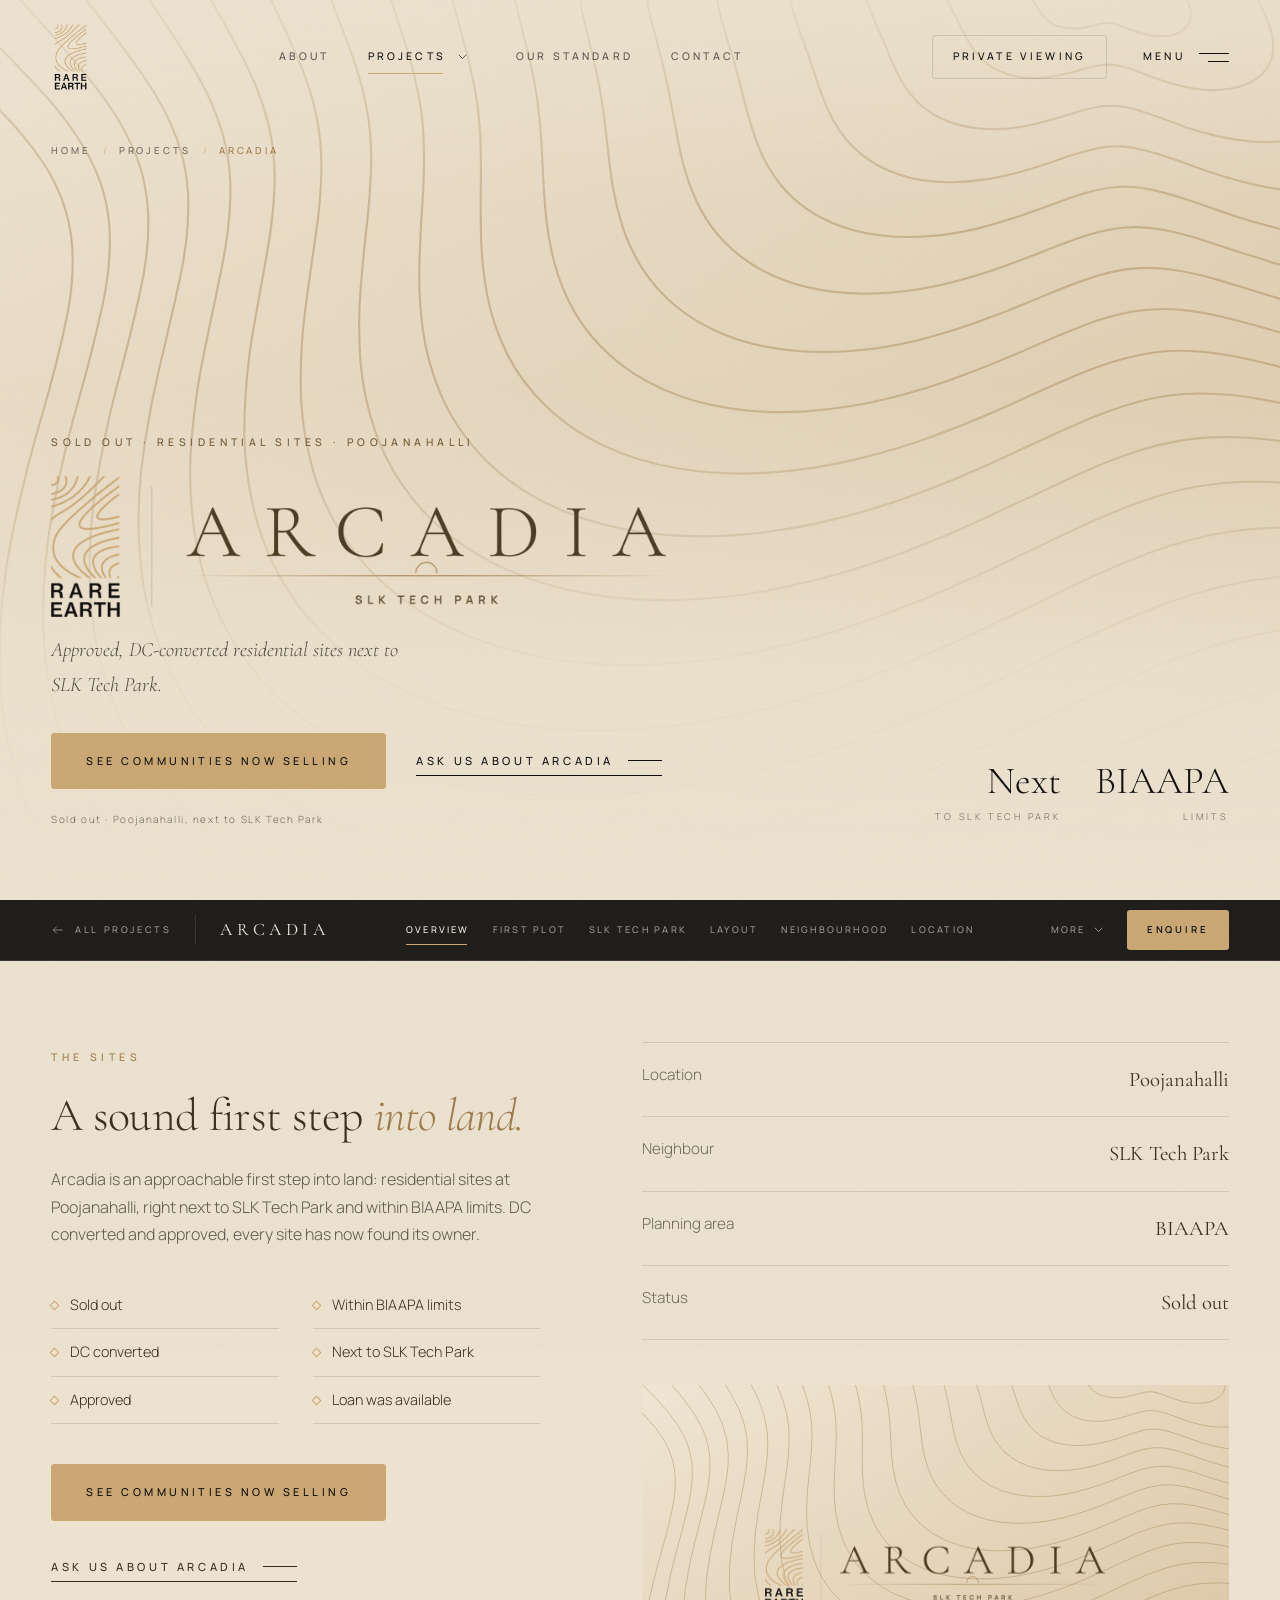
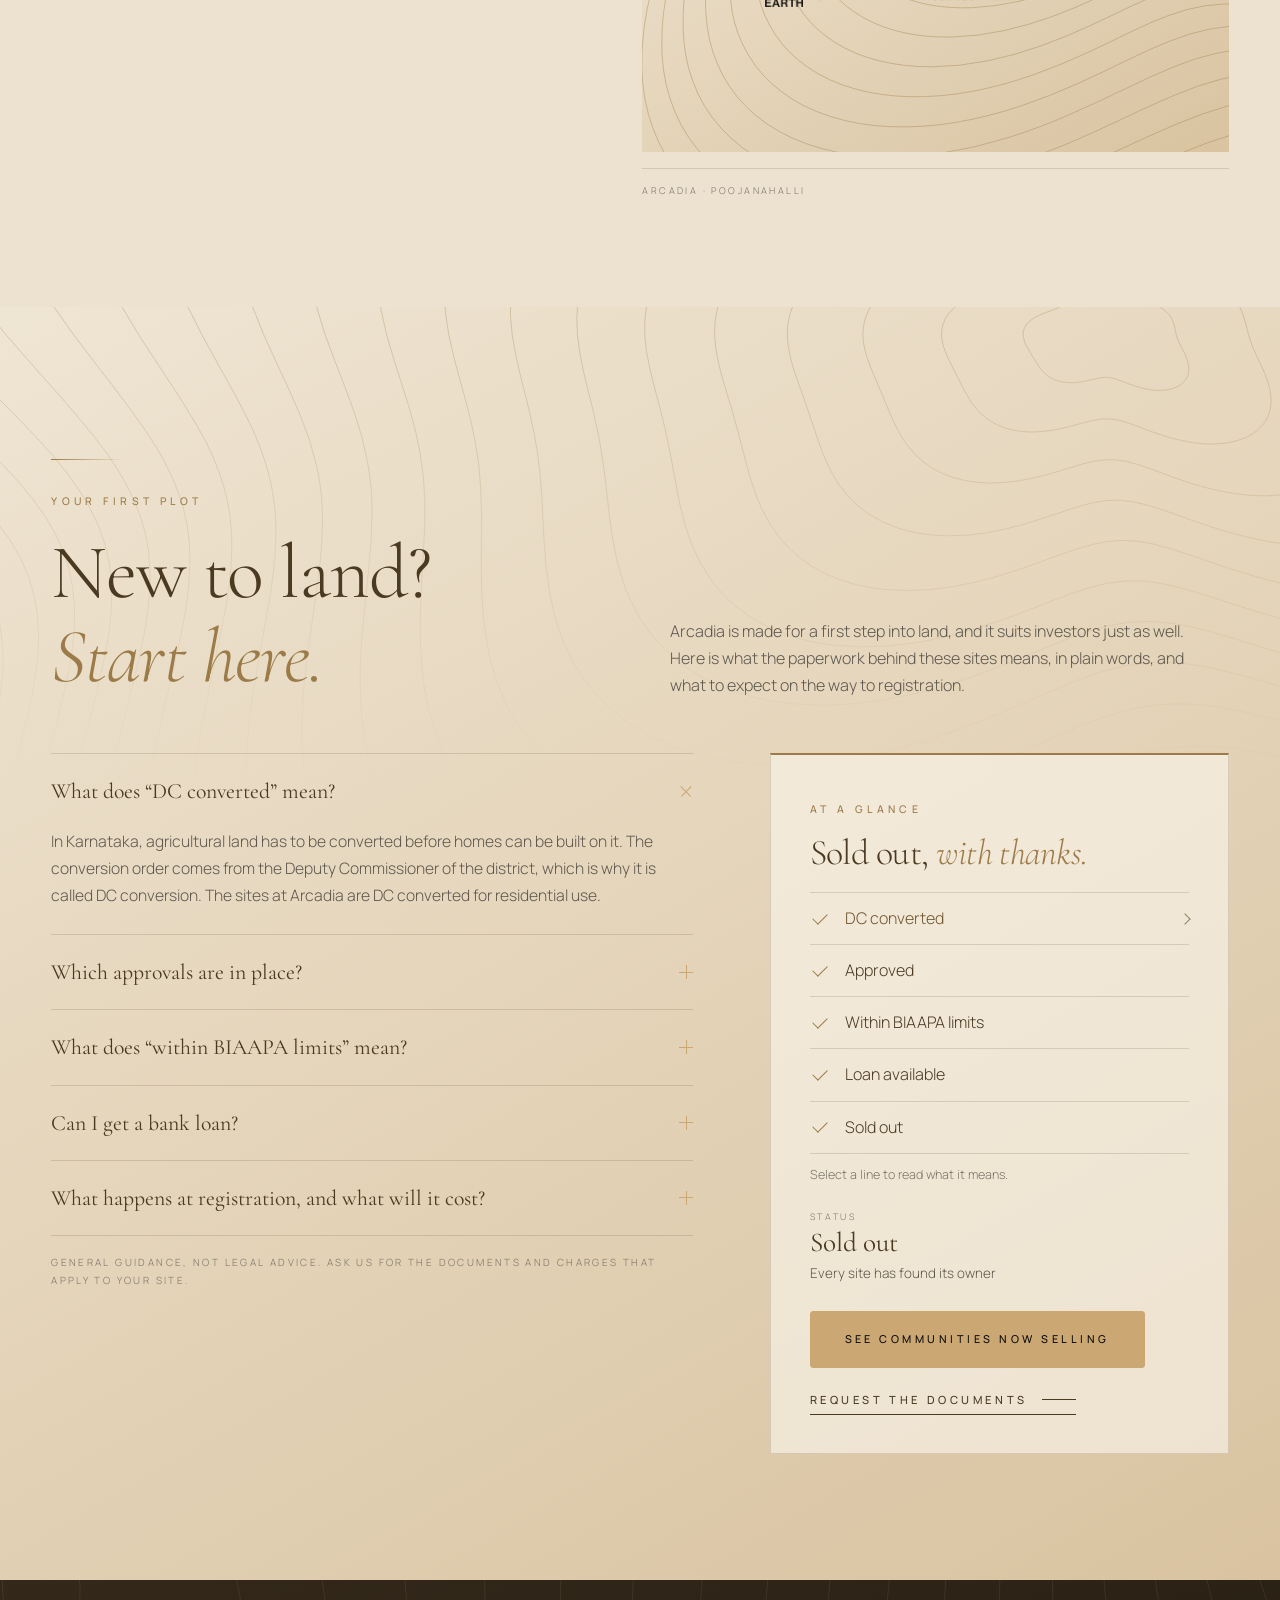
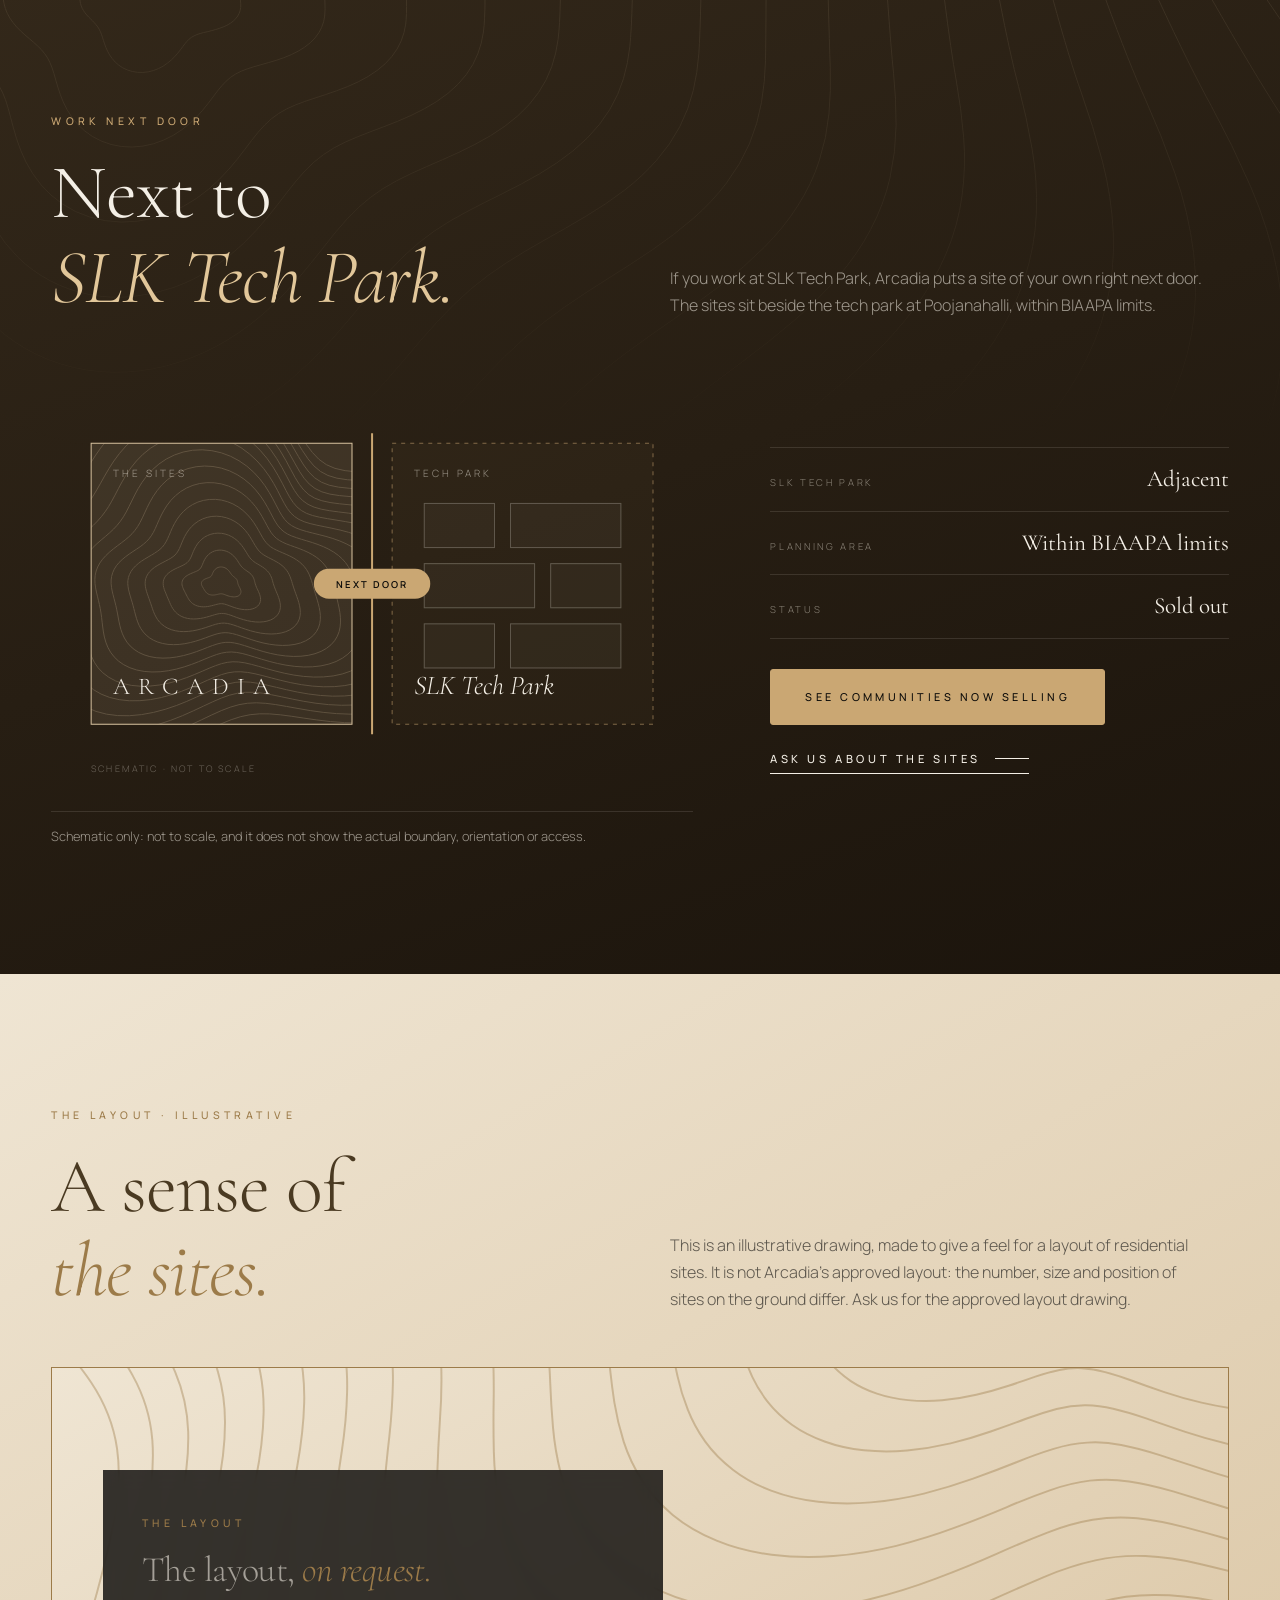
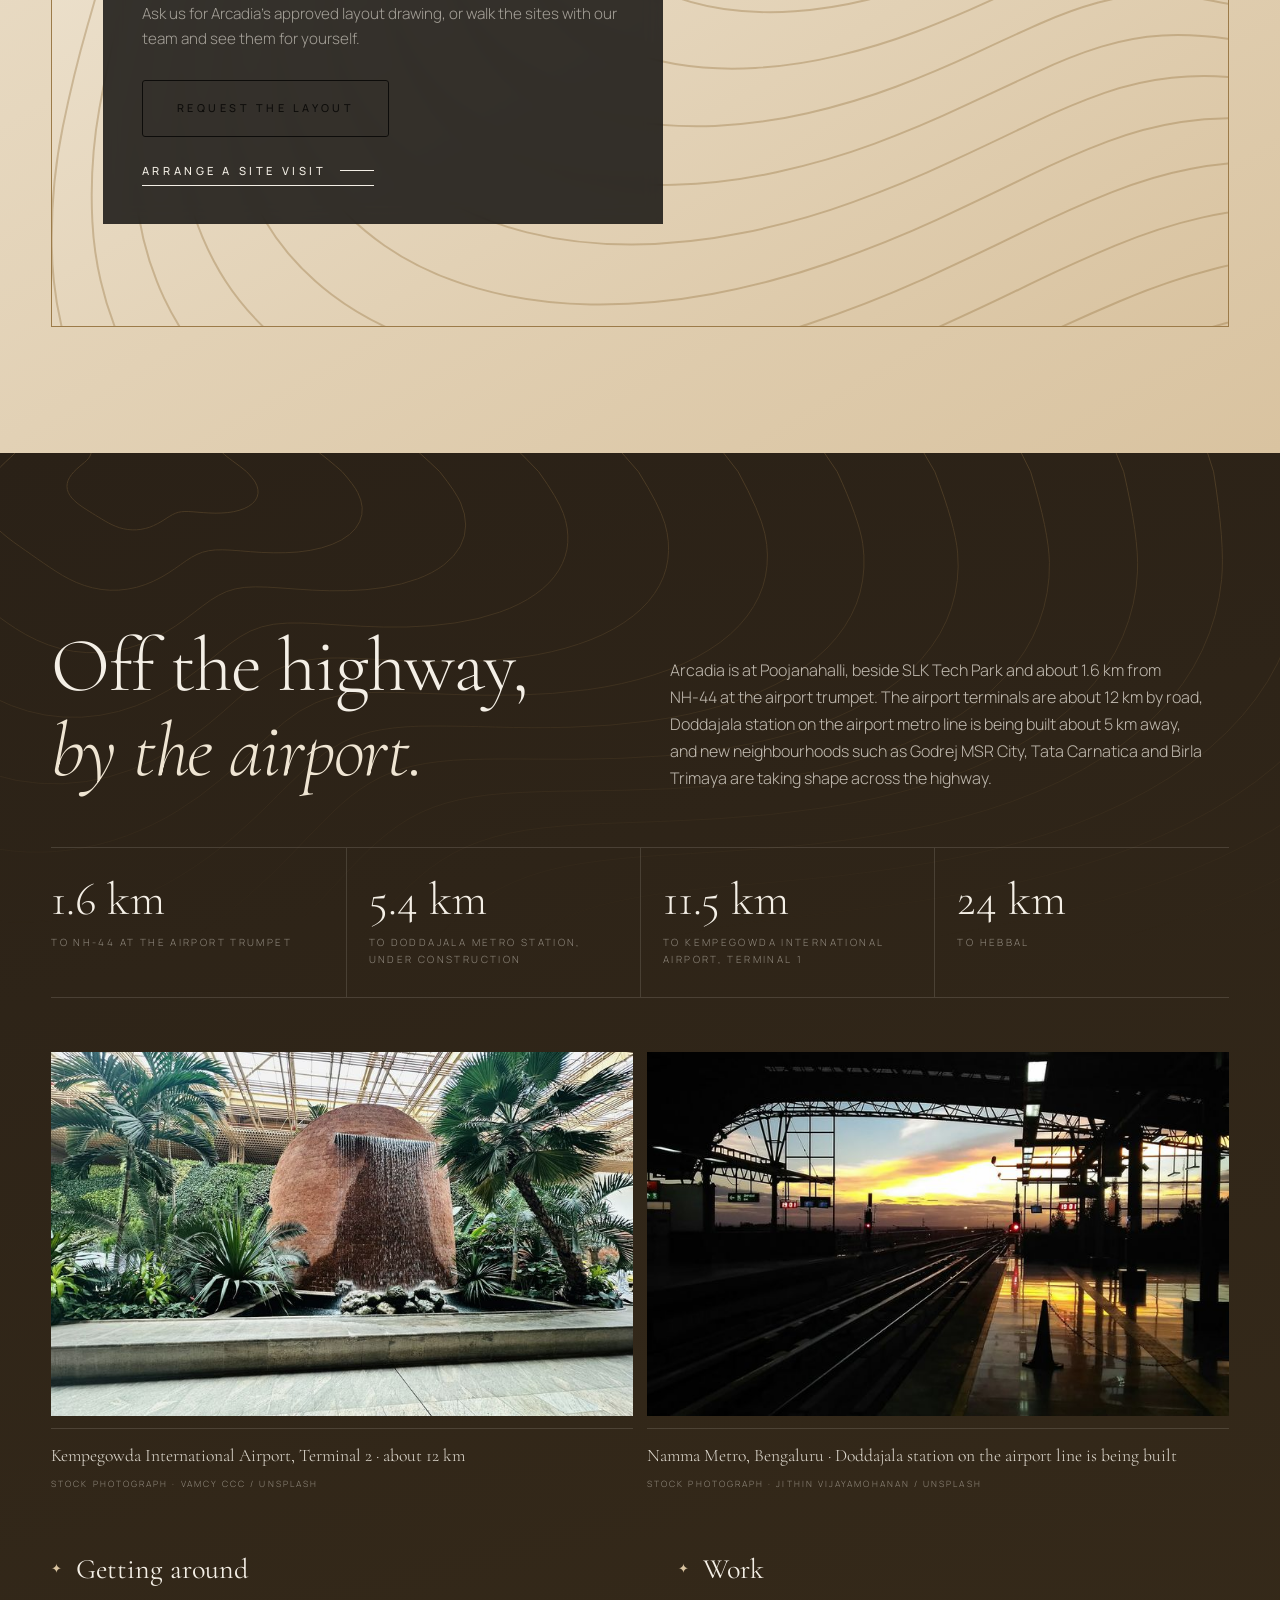
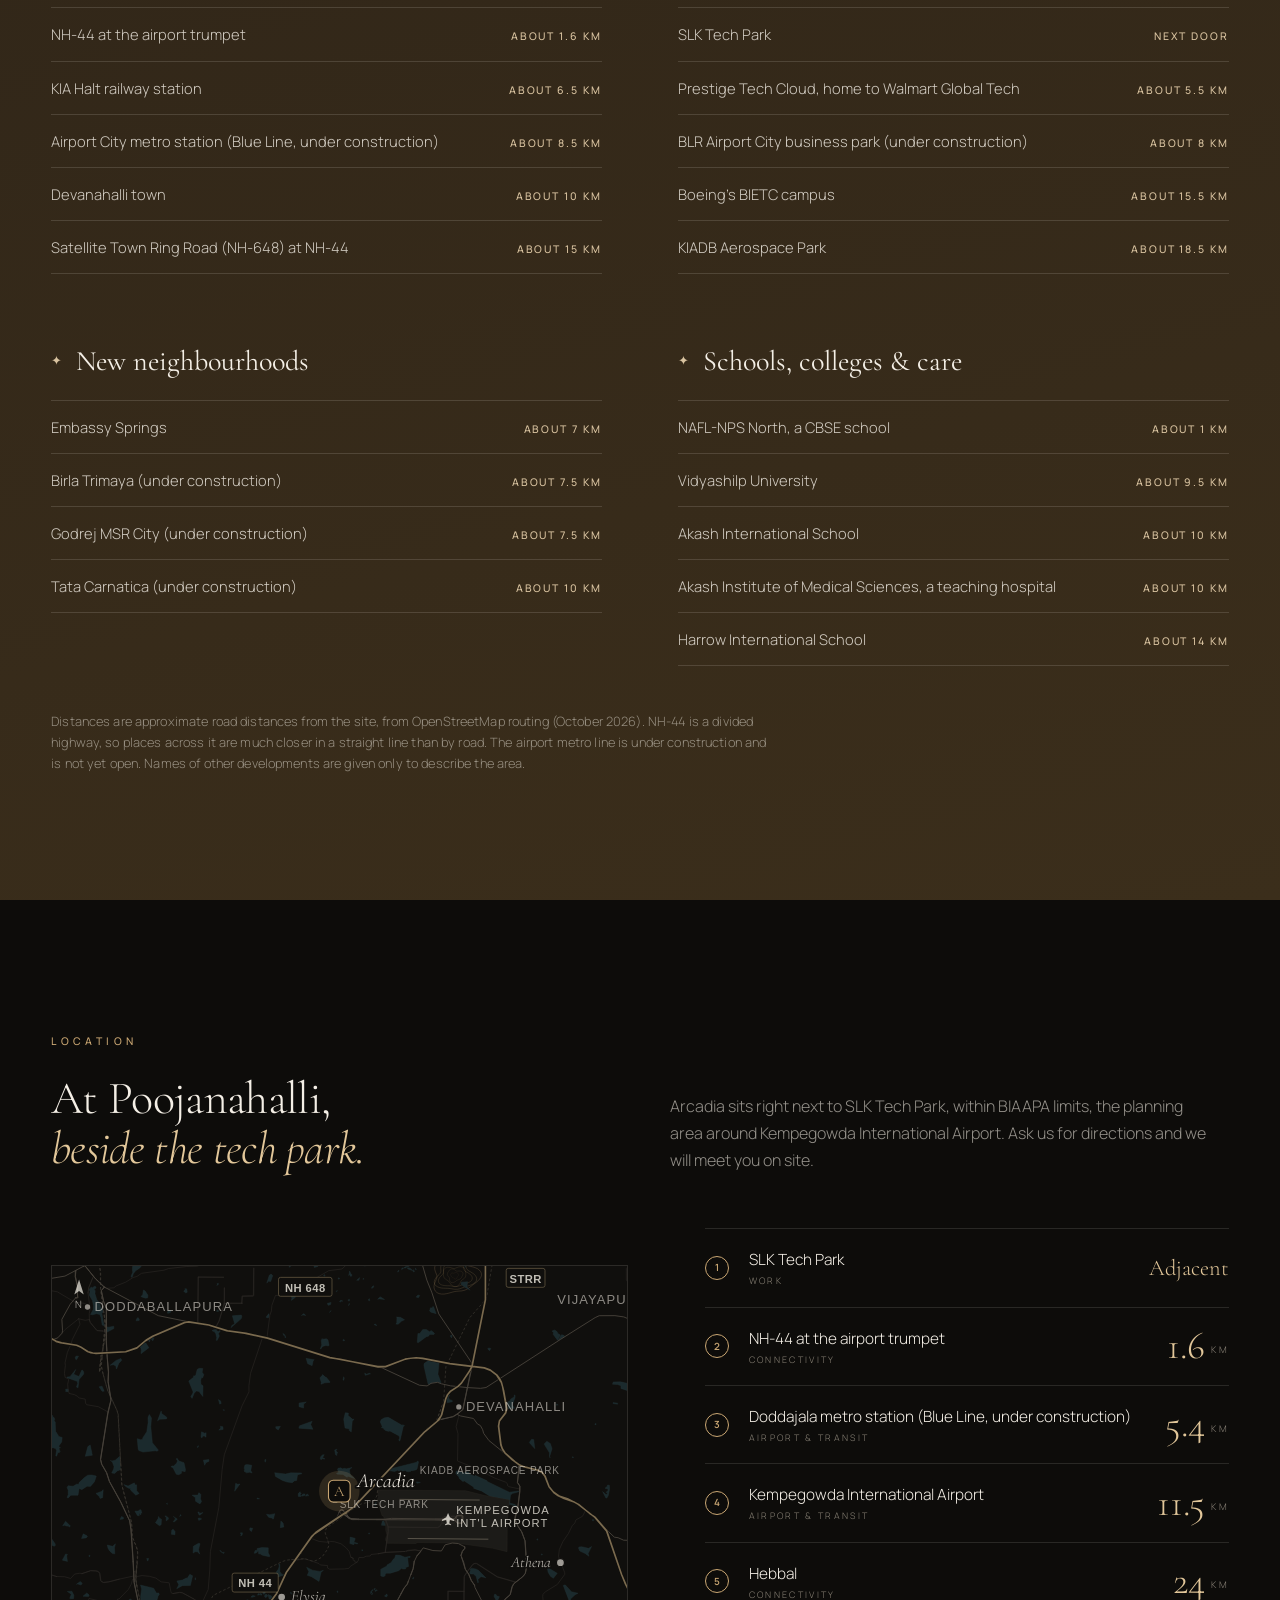
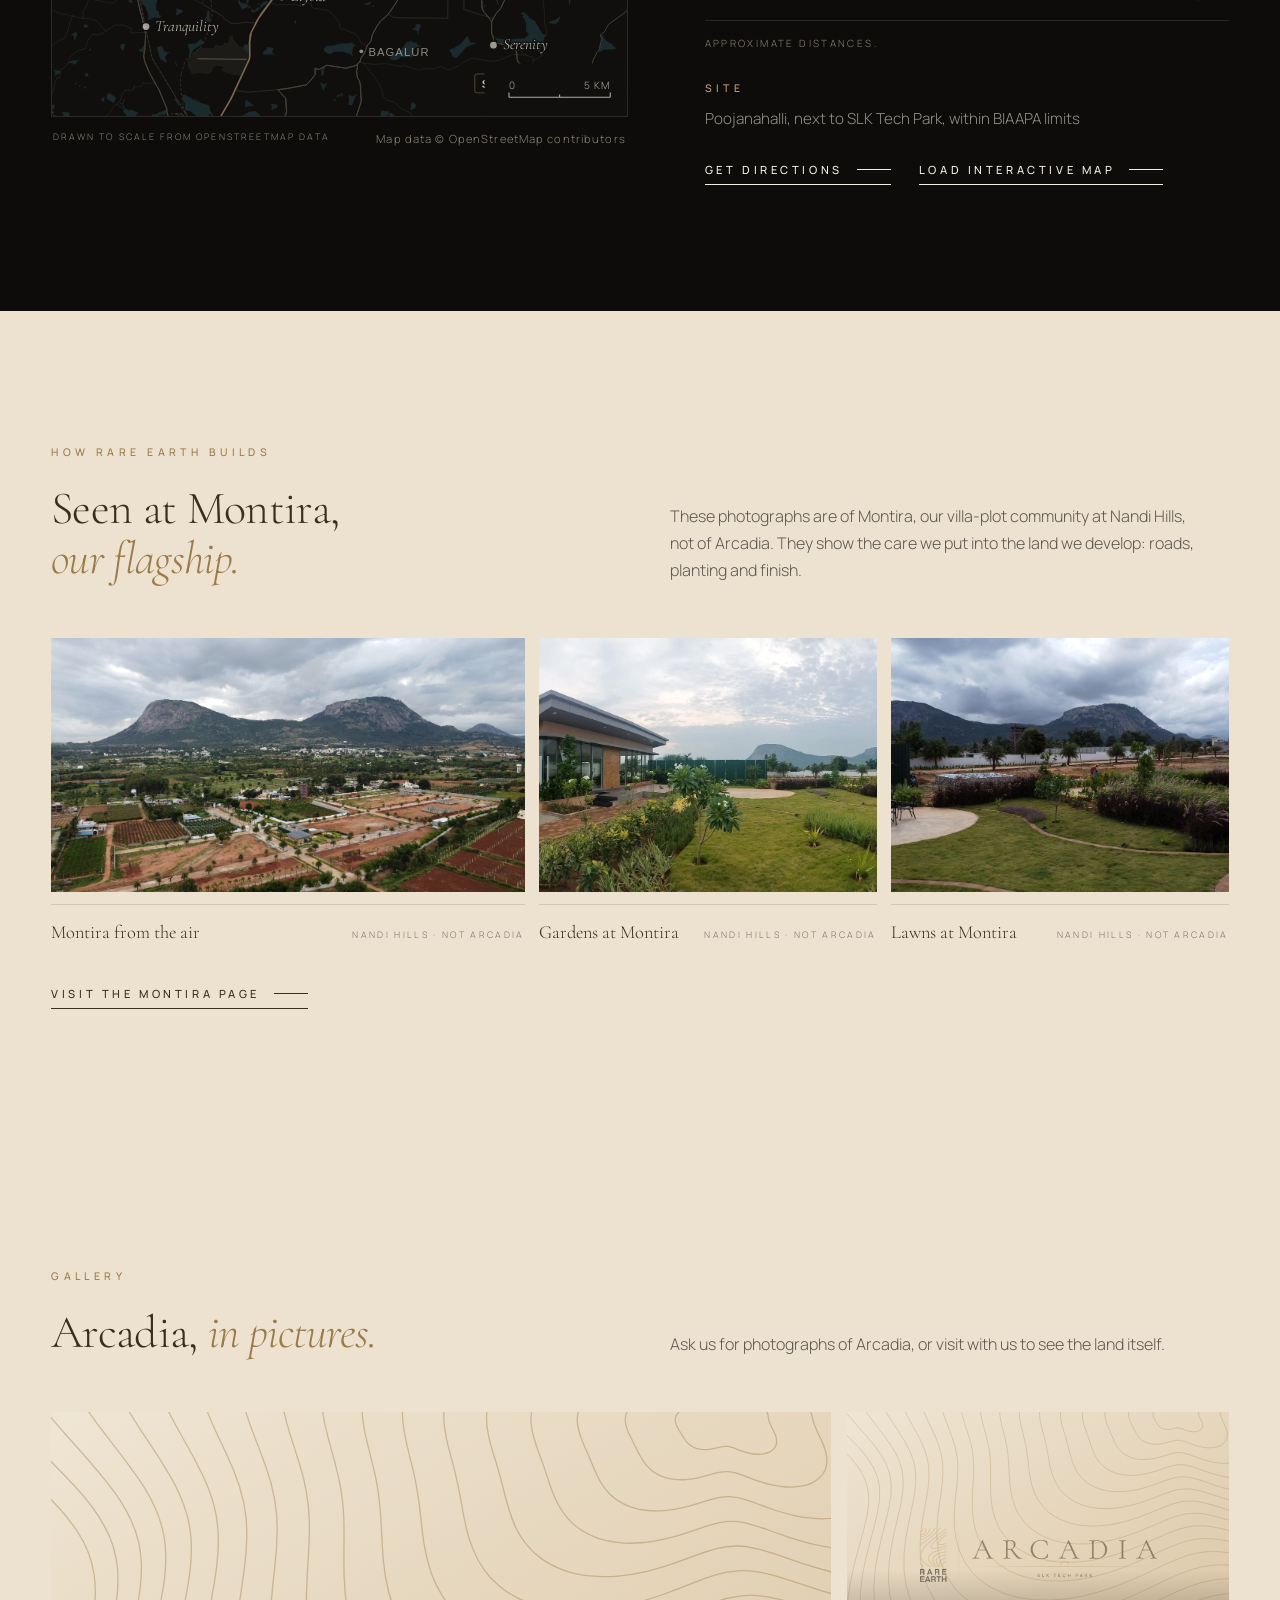
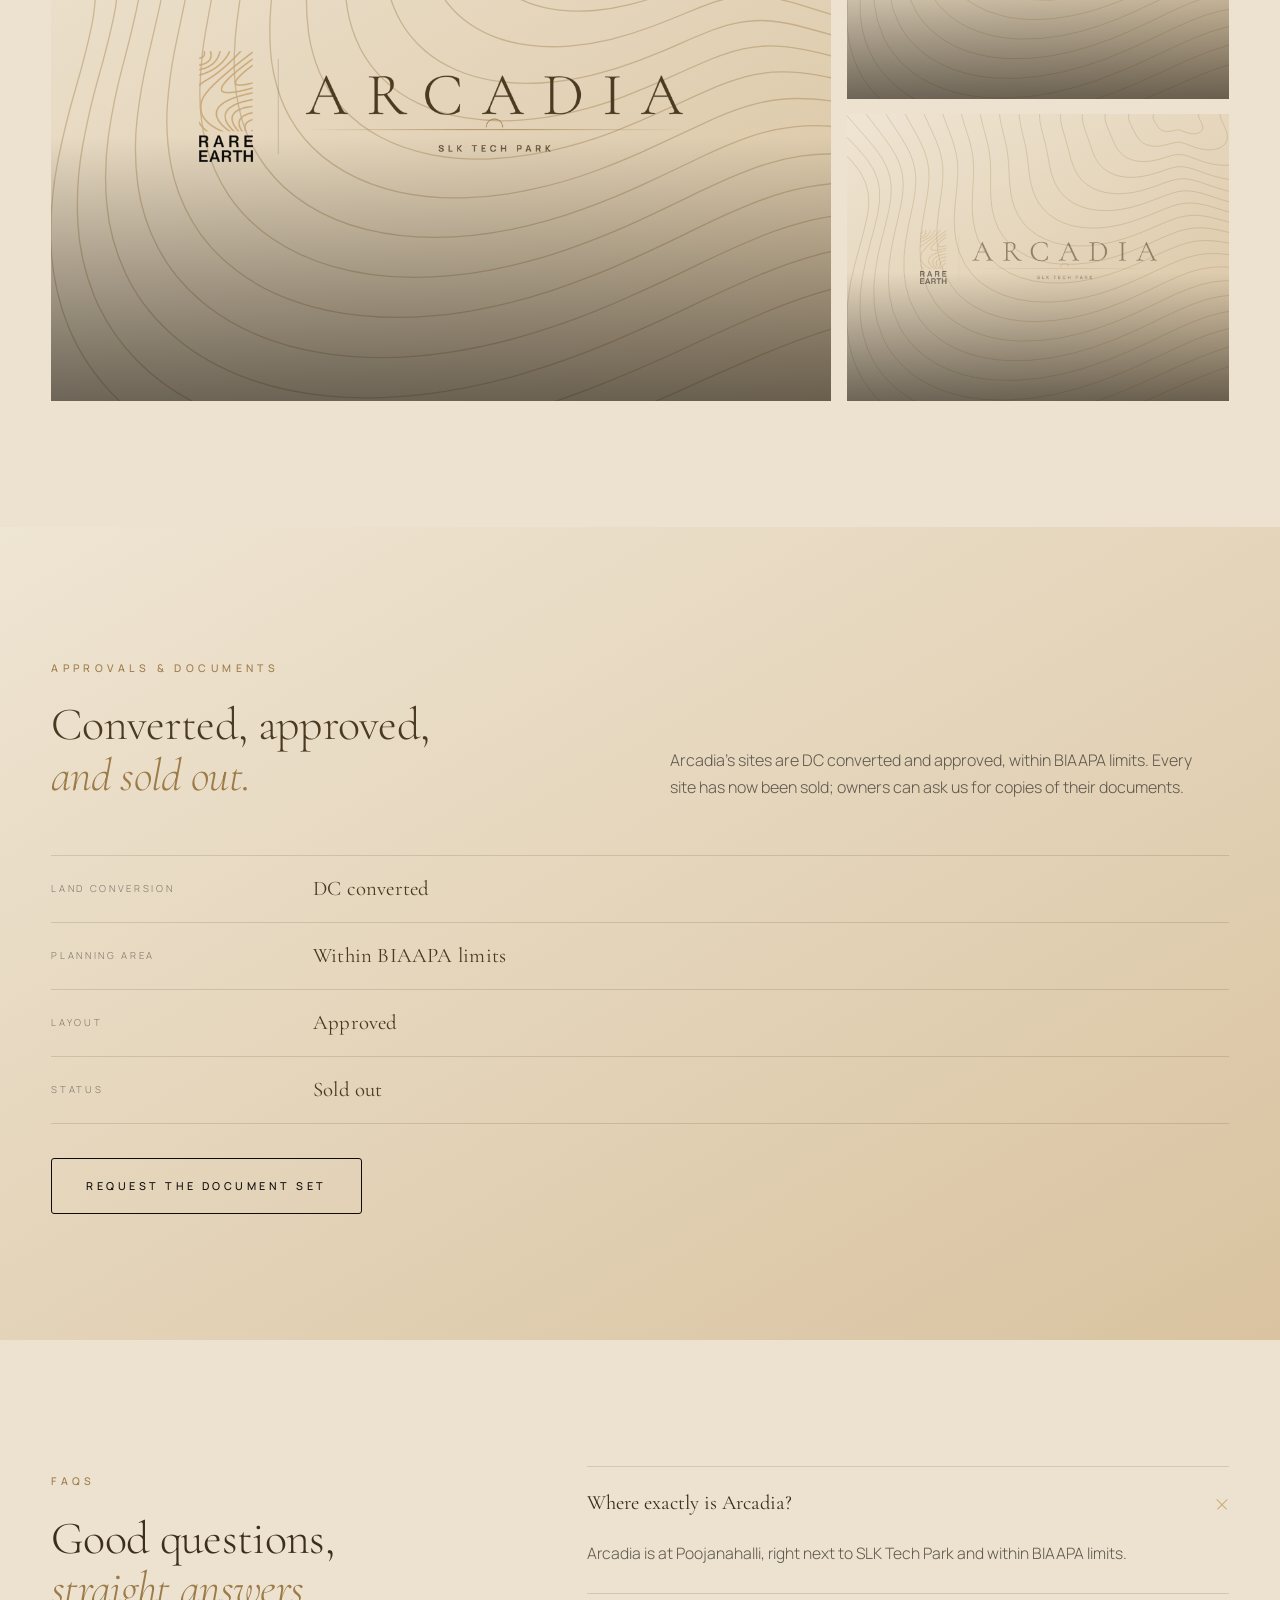
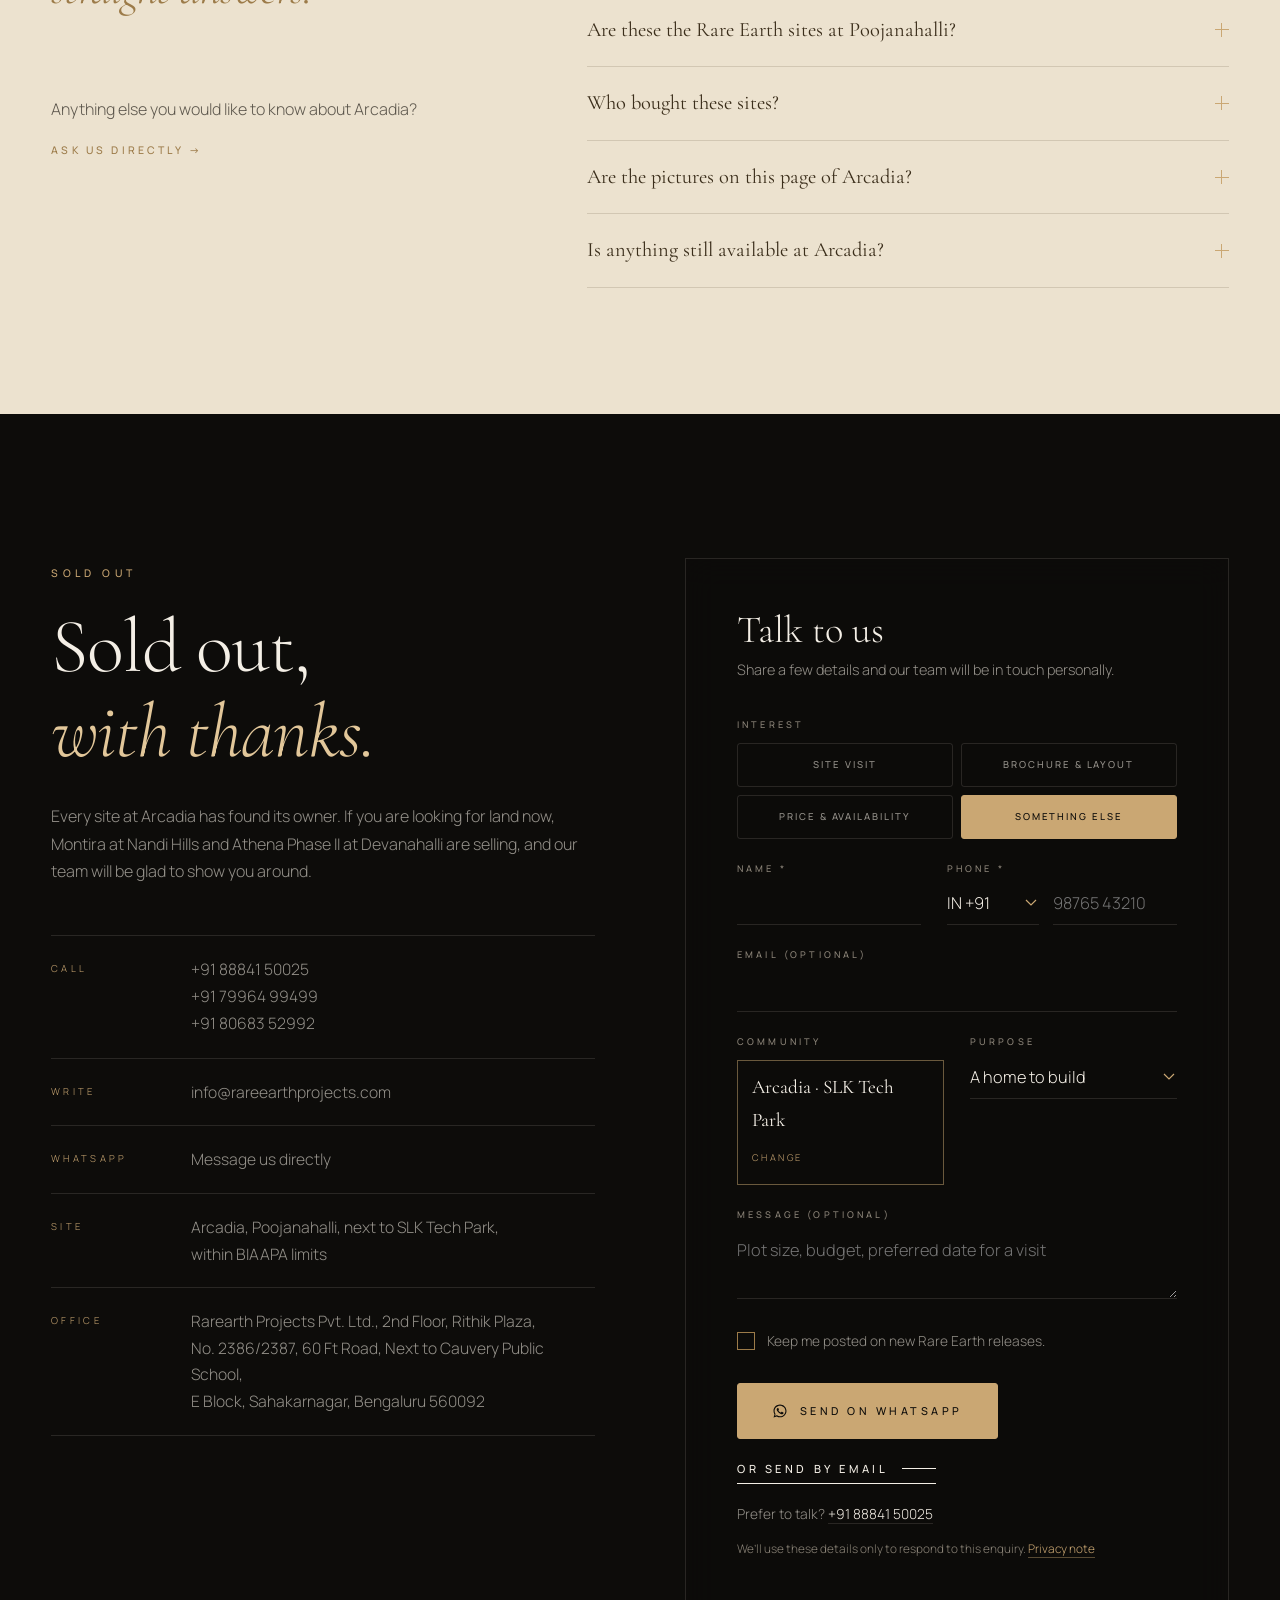
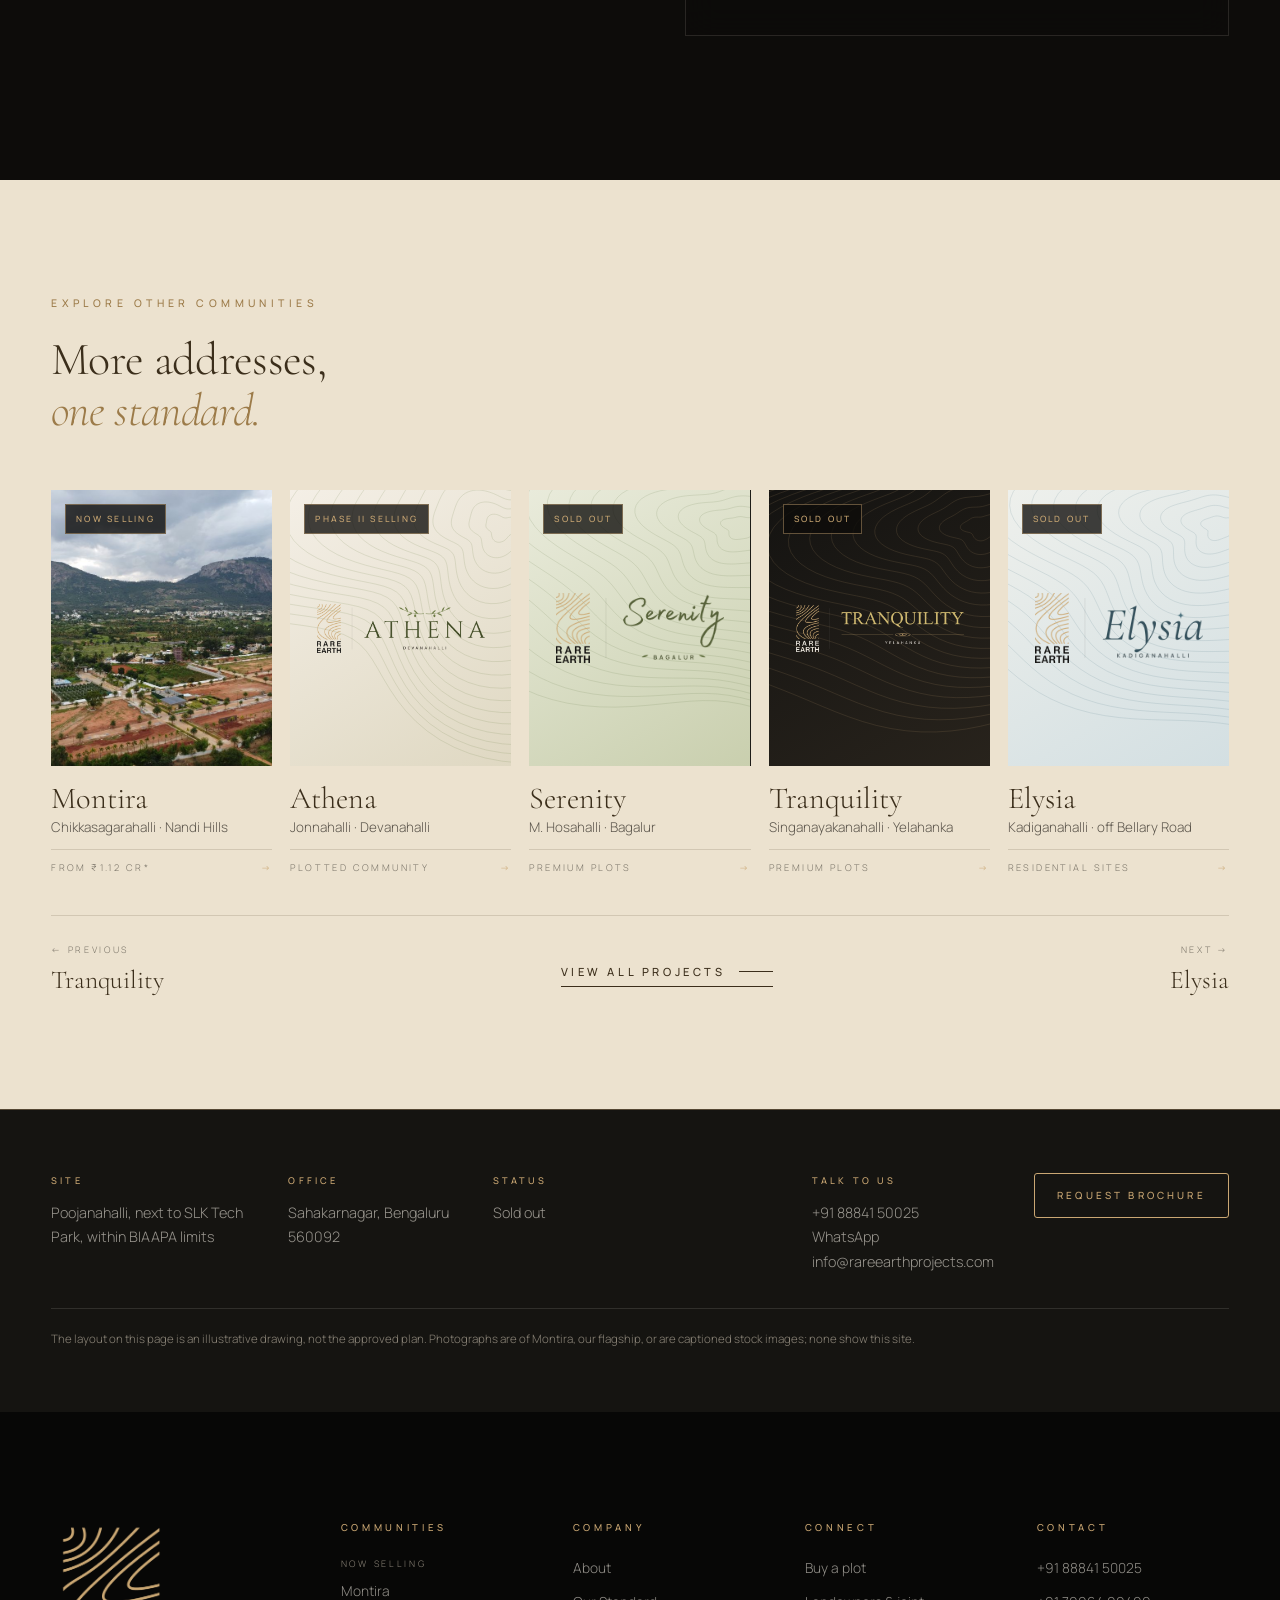
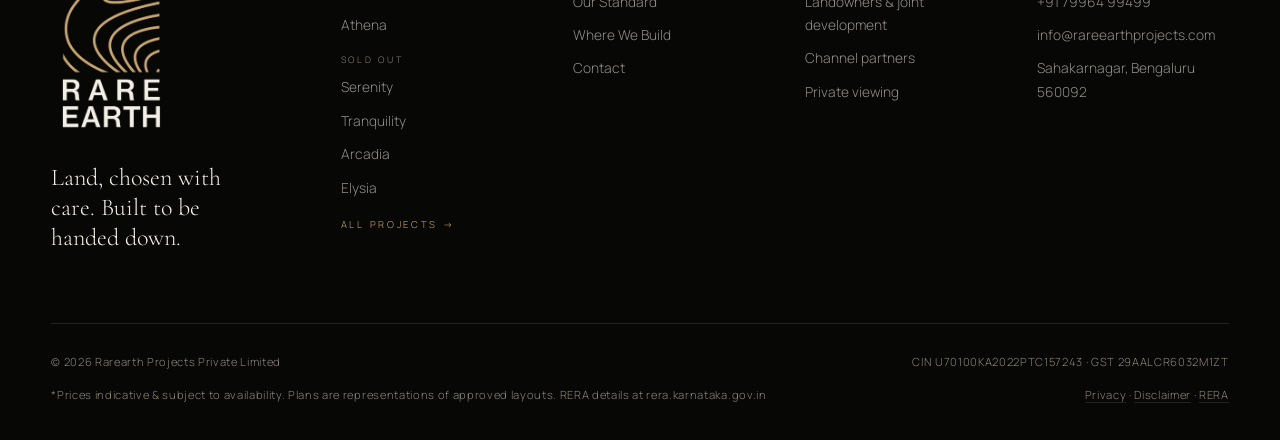
<file: projects/poojanahalli/index.html>
<!doctype html>
<!--
  Redirect only. The residential sites at Poojanahalli (next to SLK Tech
  Park) are the project ARCADIA, whose page is projects/arcadia/. This
  tiny page keeps old links working: it forwards to ../arcadia/ (keeping
  any query and #section), and the canonical points there. Not in the
  sitemap. On a host that supports it, a server-side 301 from
  /projects/poojanahalli/ to /projects/arcadia/ is better still.
-->
<html lang="en">
<head>
<meta charset="utf-8">
<meta name="viewport" content="width=device-width, initial-scale=1">
<title>Arcadia | Rare Earth Projects</title>
<meta name="robots" content="noindex, follow">
<link rel="canonical" href="https://www.rareearthprojects.com/projects/arcadia/">
<meta http-equiv="refresh" content="0; url=../arcadia/">
<script>try { location.replace('../arcadia/' + location.search + location.hash); } catch (e) {}</script>
<link rel="icon" type="image/png" href="../../assets/mark-gold.png">
<style>
  :root{color-scheme:light}
  html,body{margin:0;height:100%}
  body{display:flex;align-items:center;justify-content:center;padding:24px 16px;box-sizing:border-box;background:#ece2cf;color:#3b2e1b;font:400 16px/1.6 "Manrope",system-ui,-apple-system,"Segoe UI",sans-serif;text-align:center}
  p{margin:0 0 10px}
  .k{font-size:.7rem;letter-spacing:.4em;text-transform:uppercase;color:#6f5530}
  a{color:#3b2e1b;text-underline-offset:4px}
</style>
</head>
<body>
<main>
  <p class="k">Rare Earth Projects</p>
  <p>Our residential sites at Poojanahalli, next to SLK Tech Park, are now <strong>Arcadia</strong>.</p>
  <p><a href="../arcadia/">Continue to the Arcadia page</a></p>
</main>
</body>
</html>
</file>
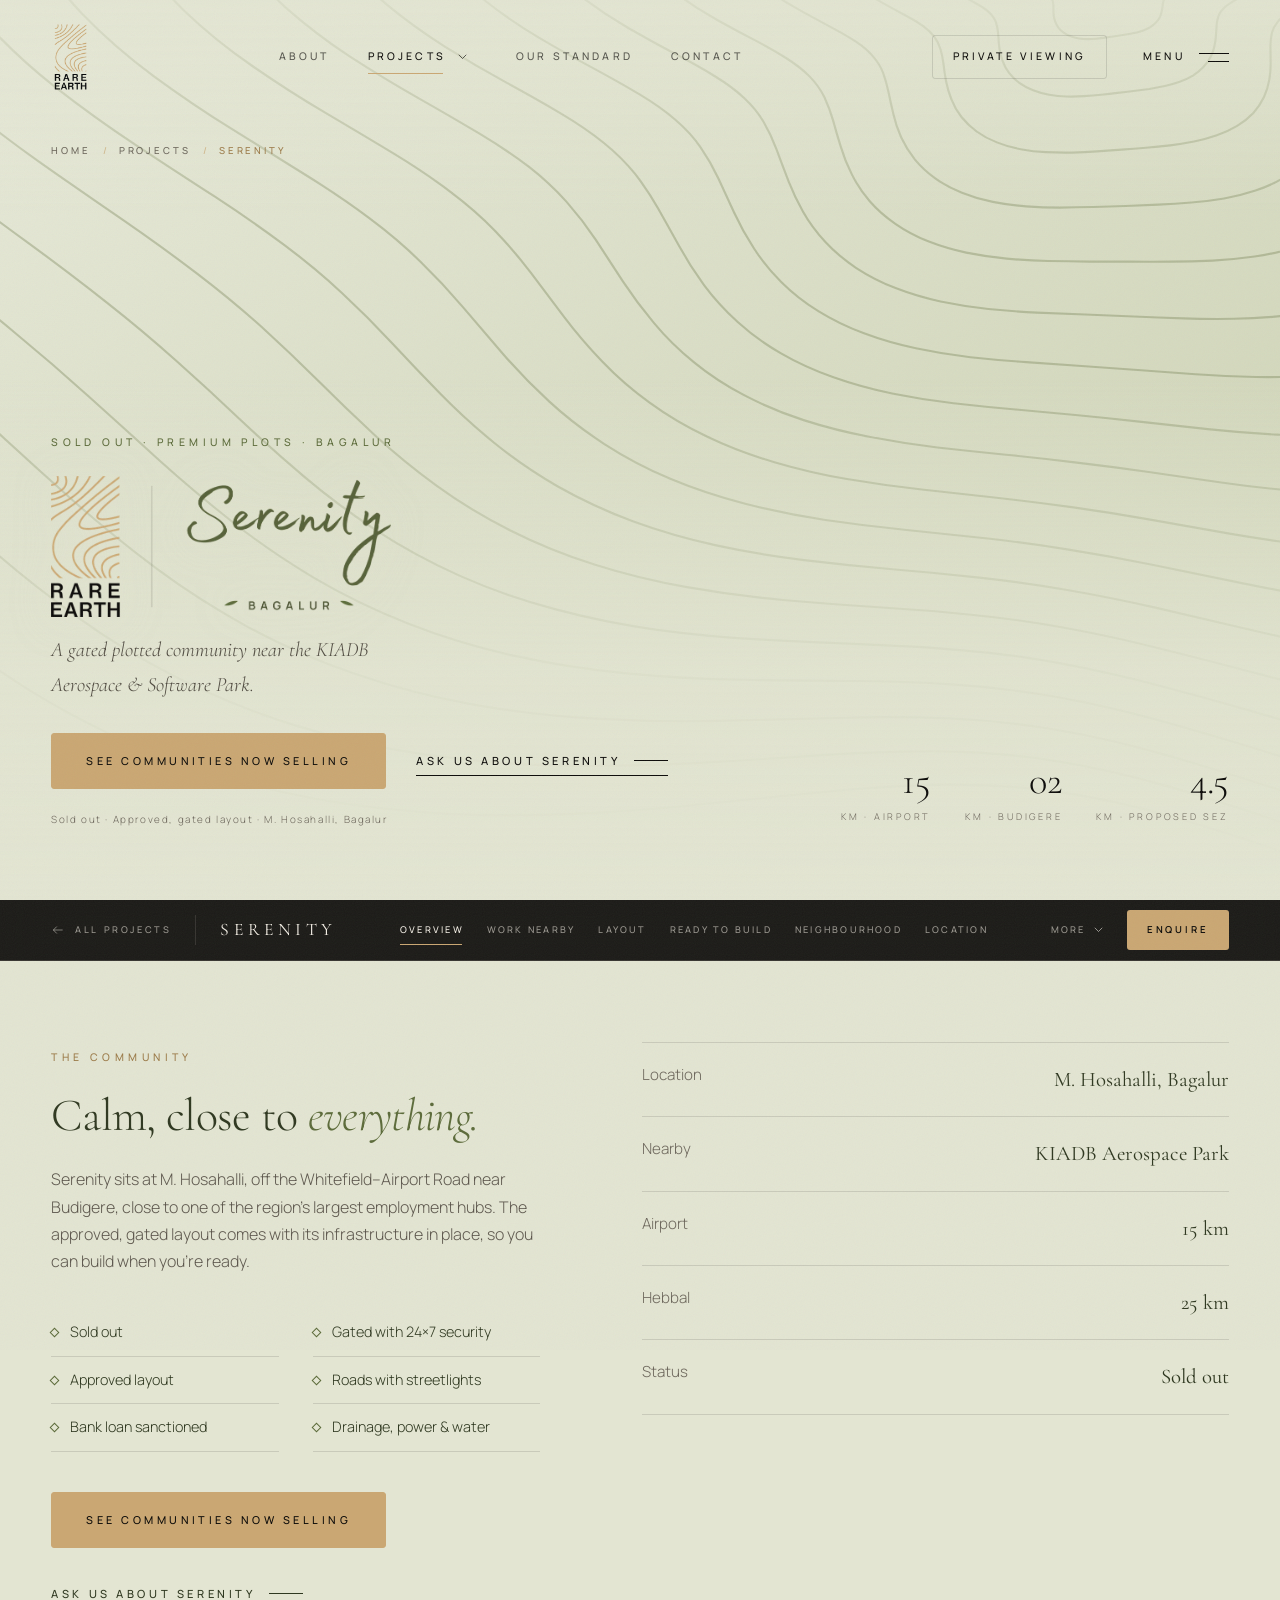
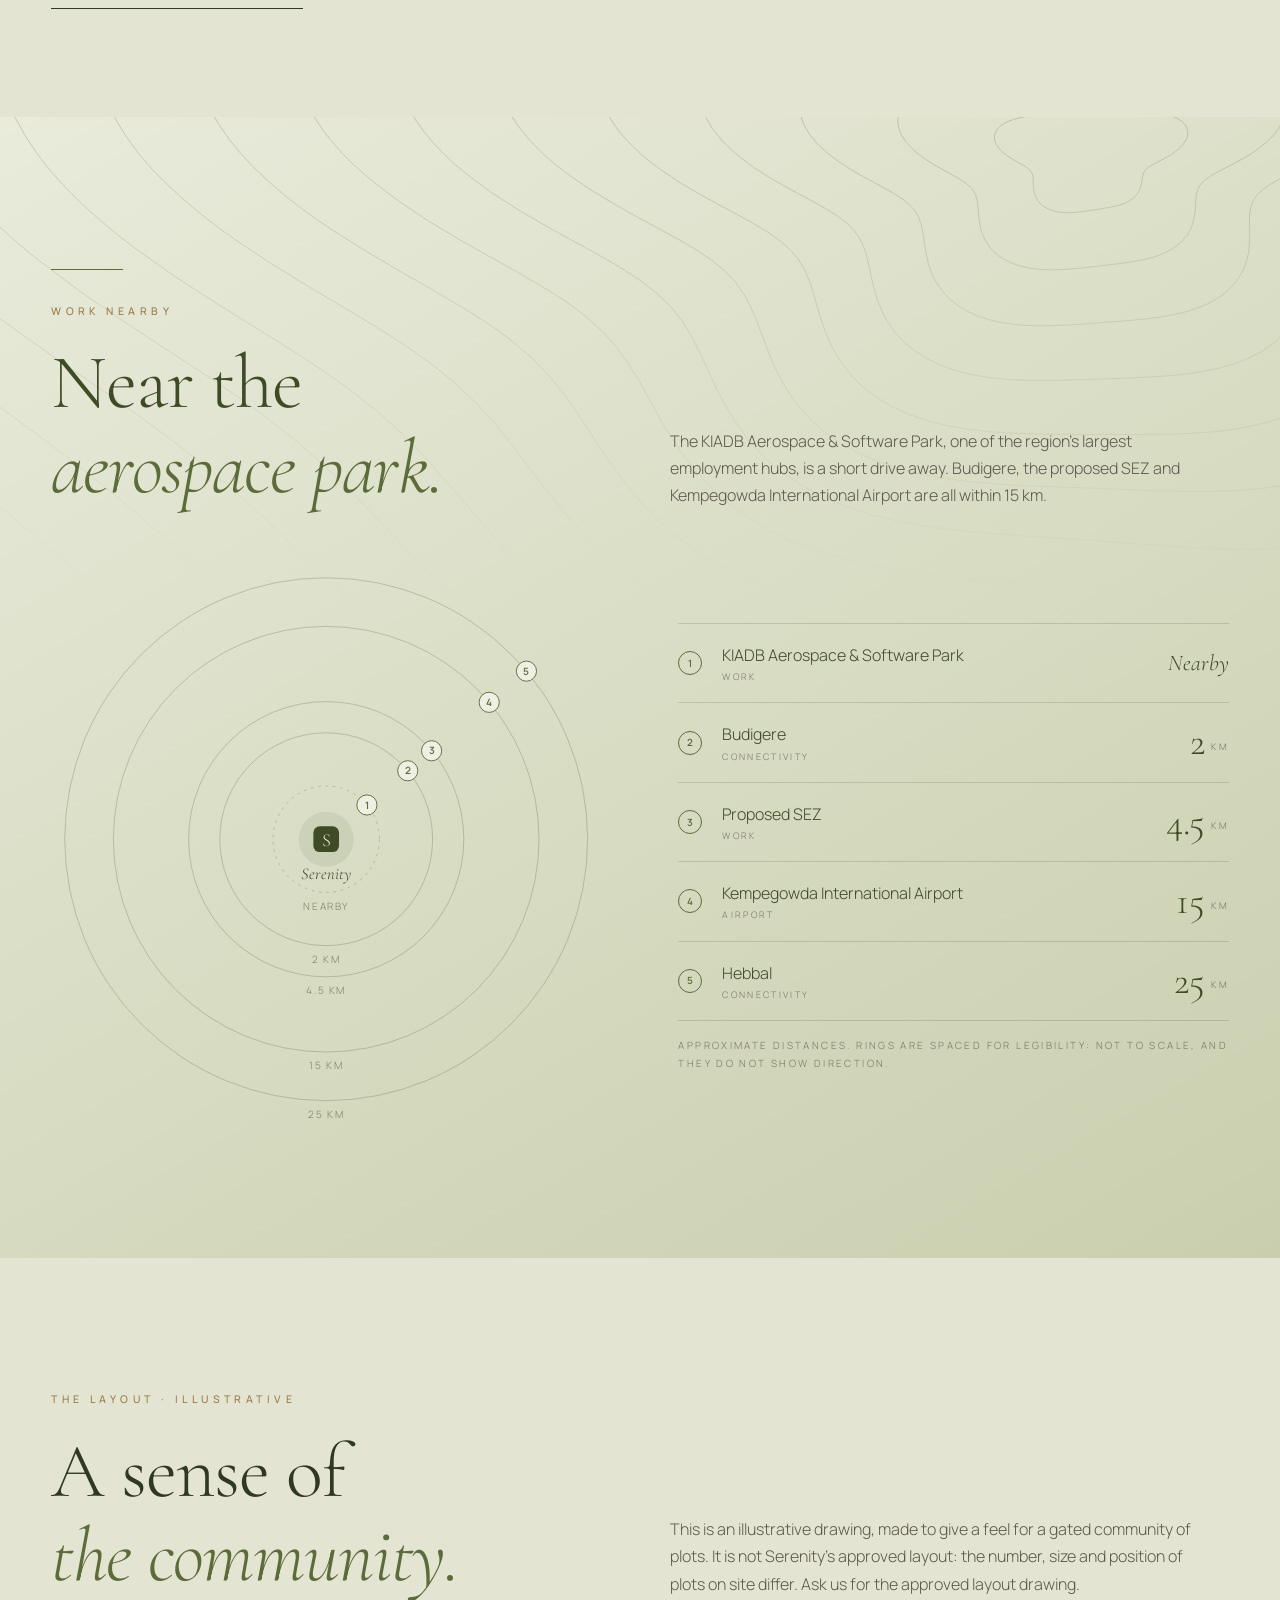
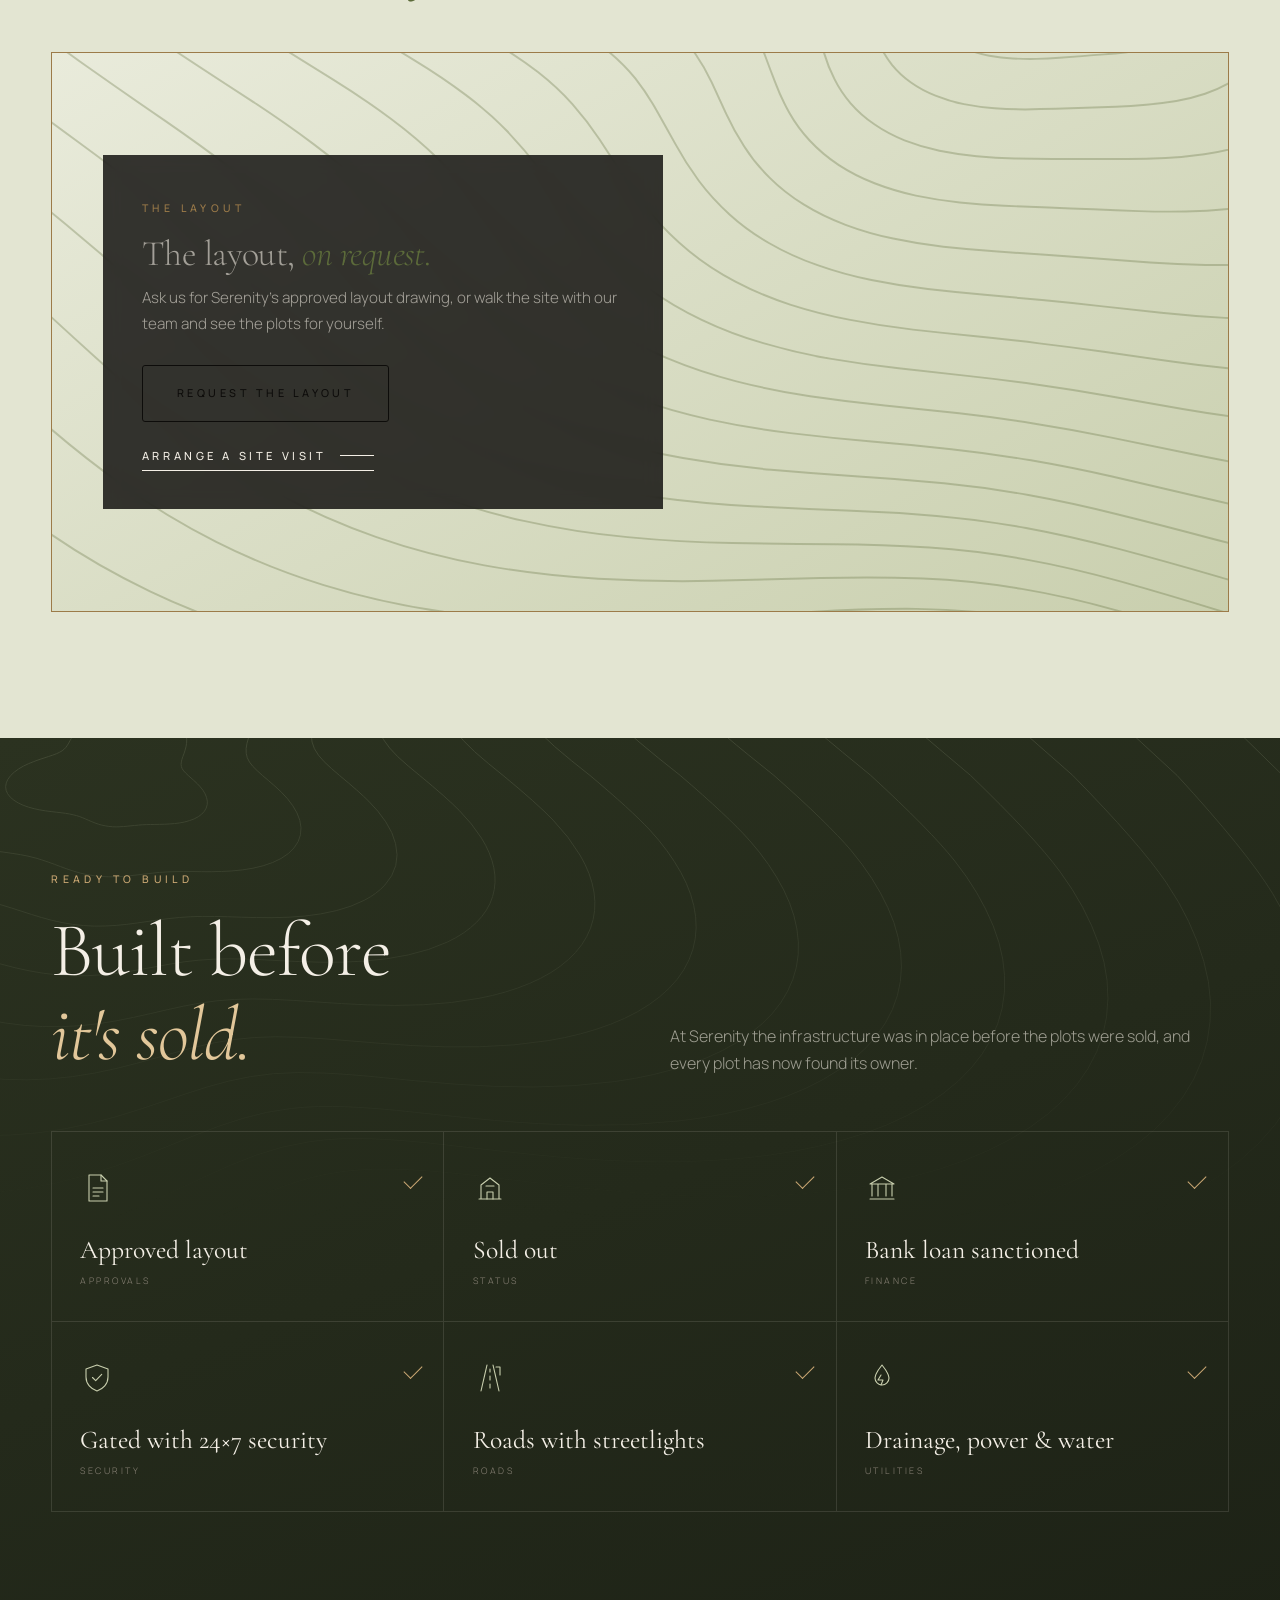
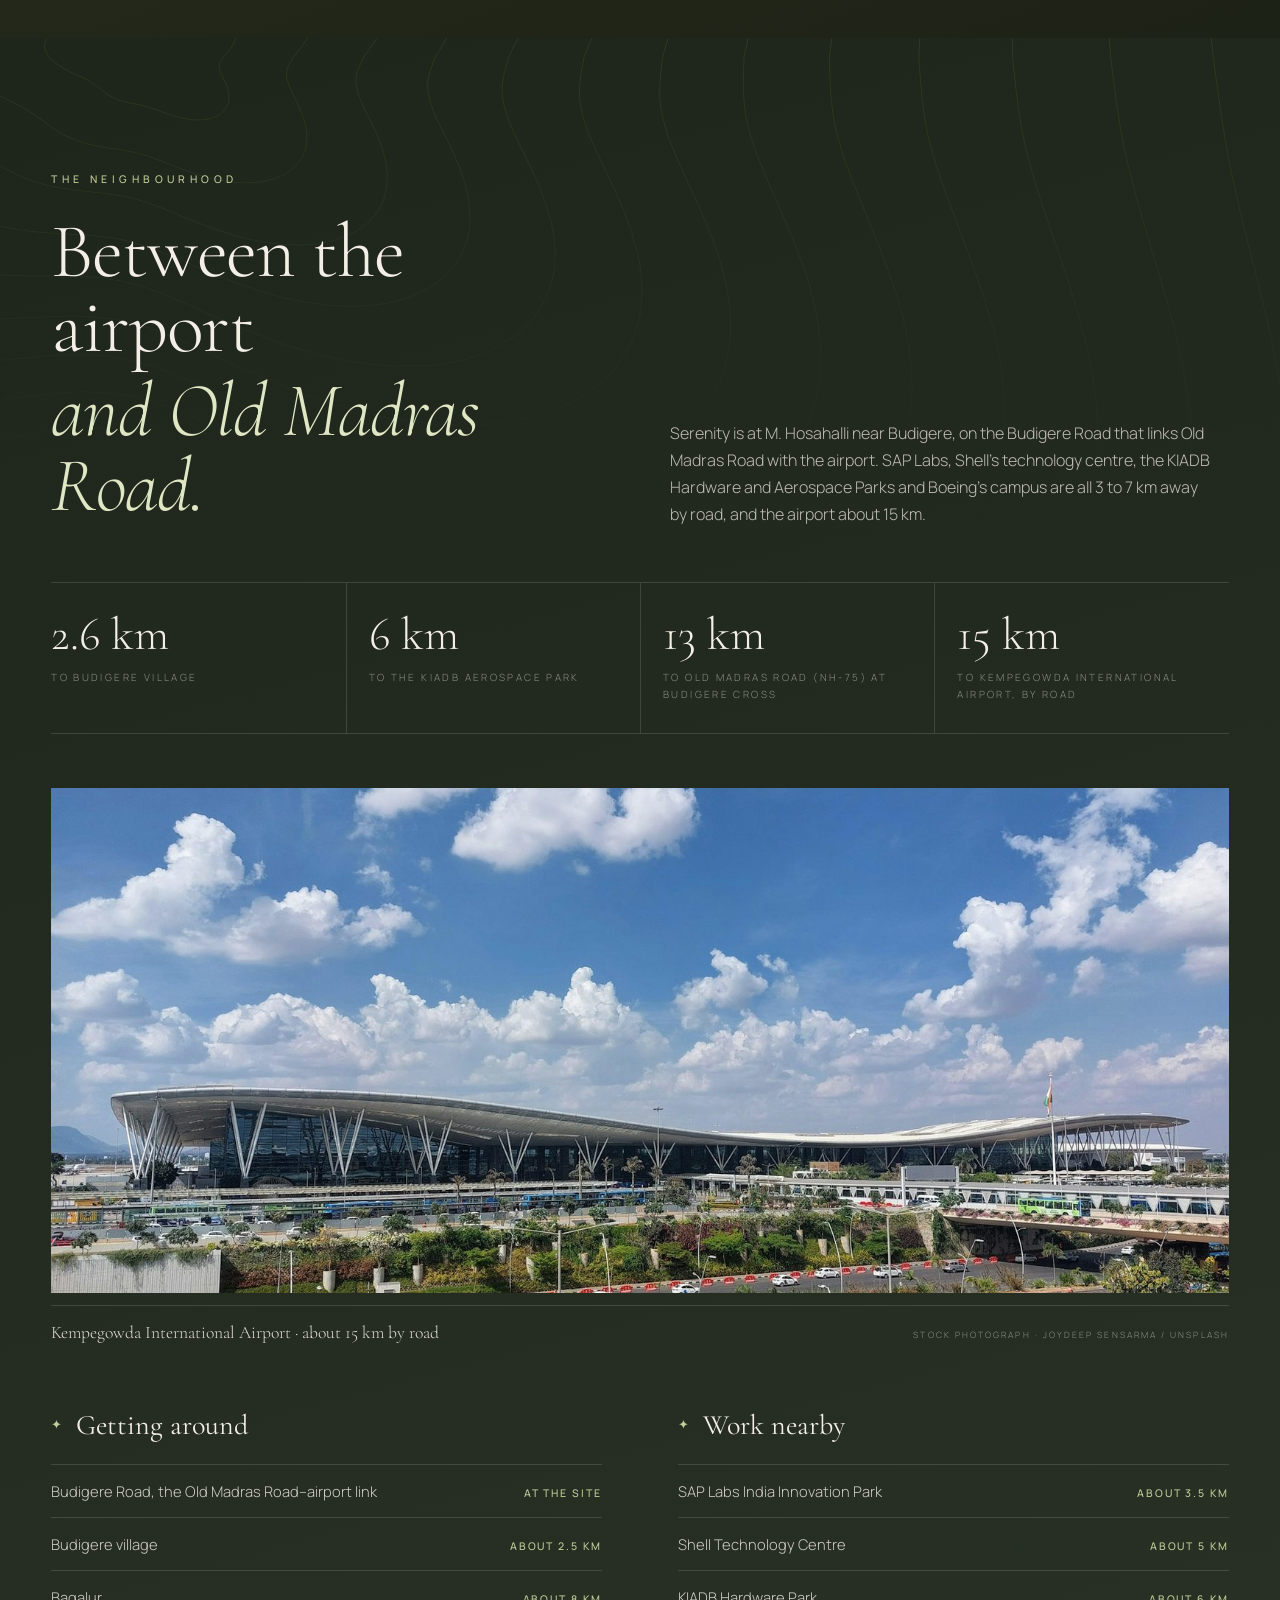
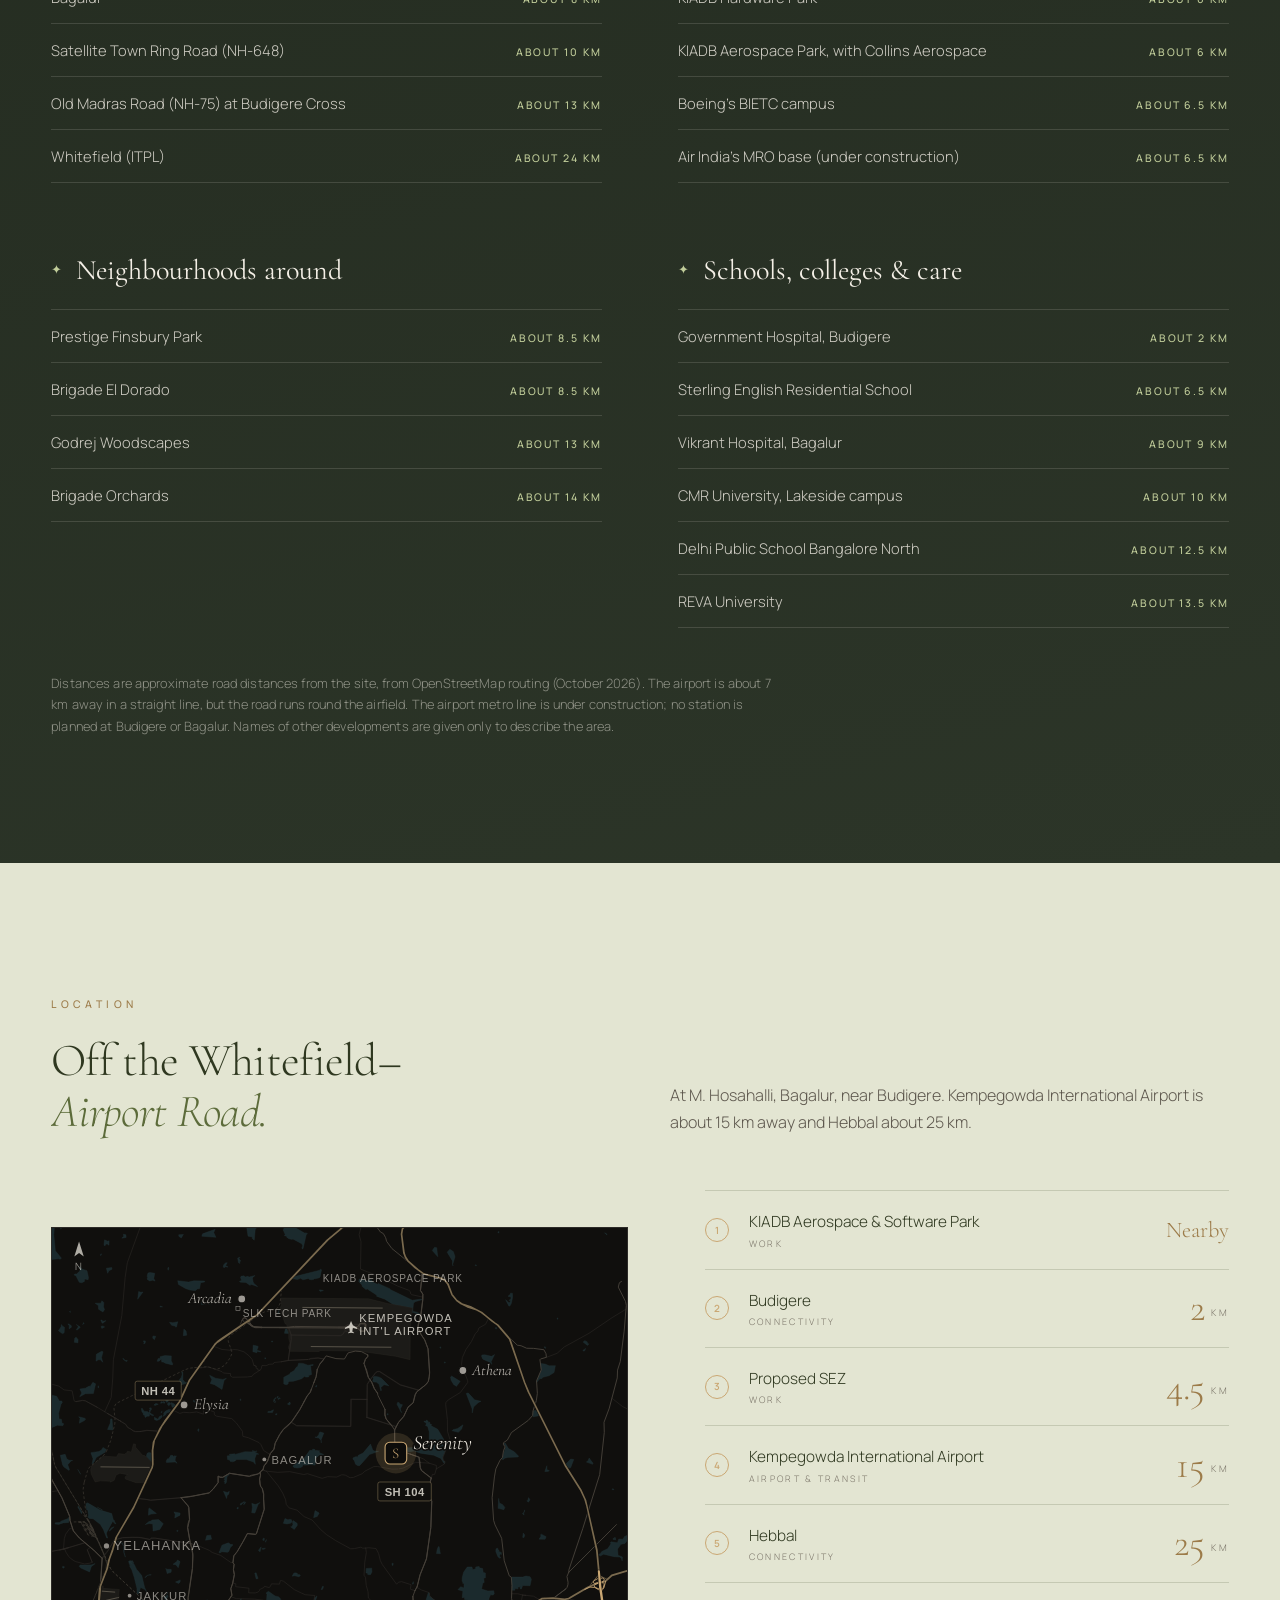
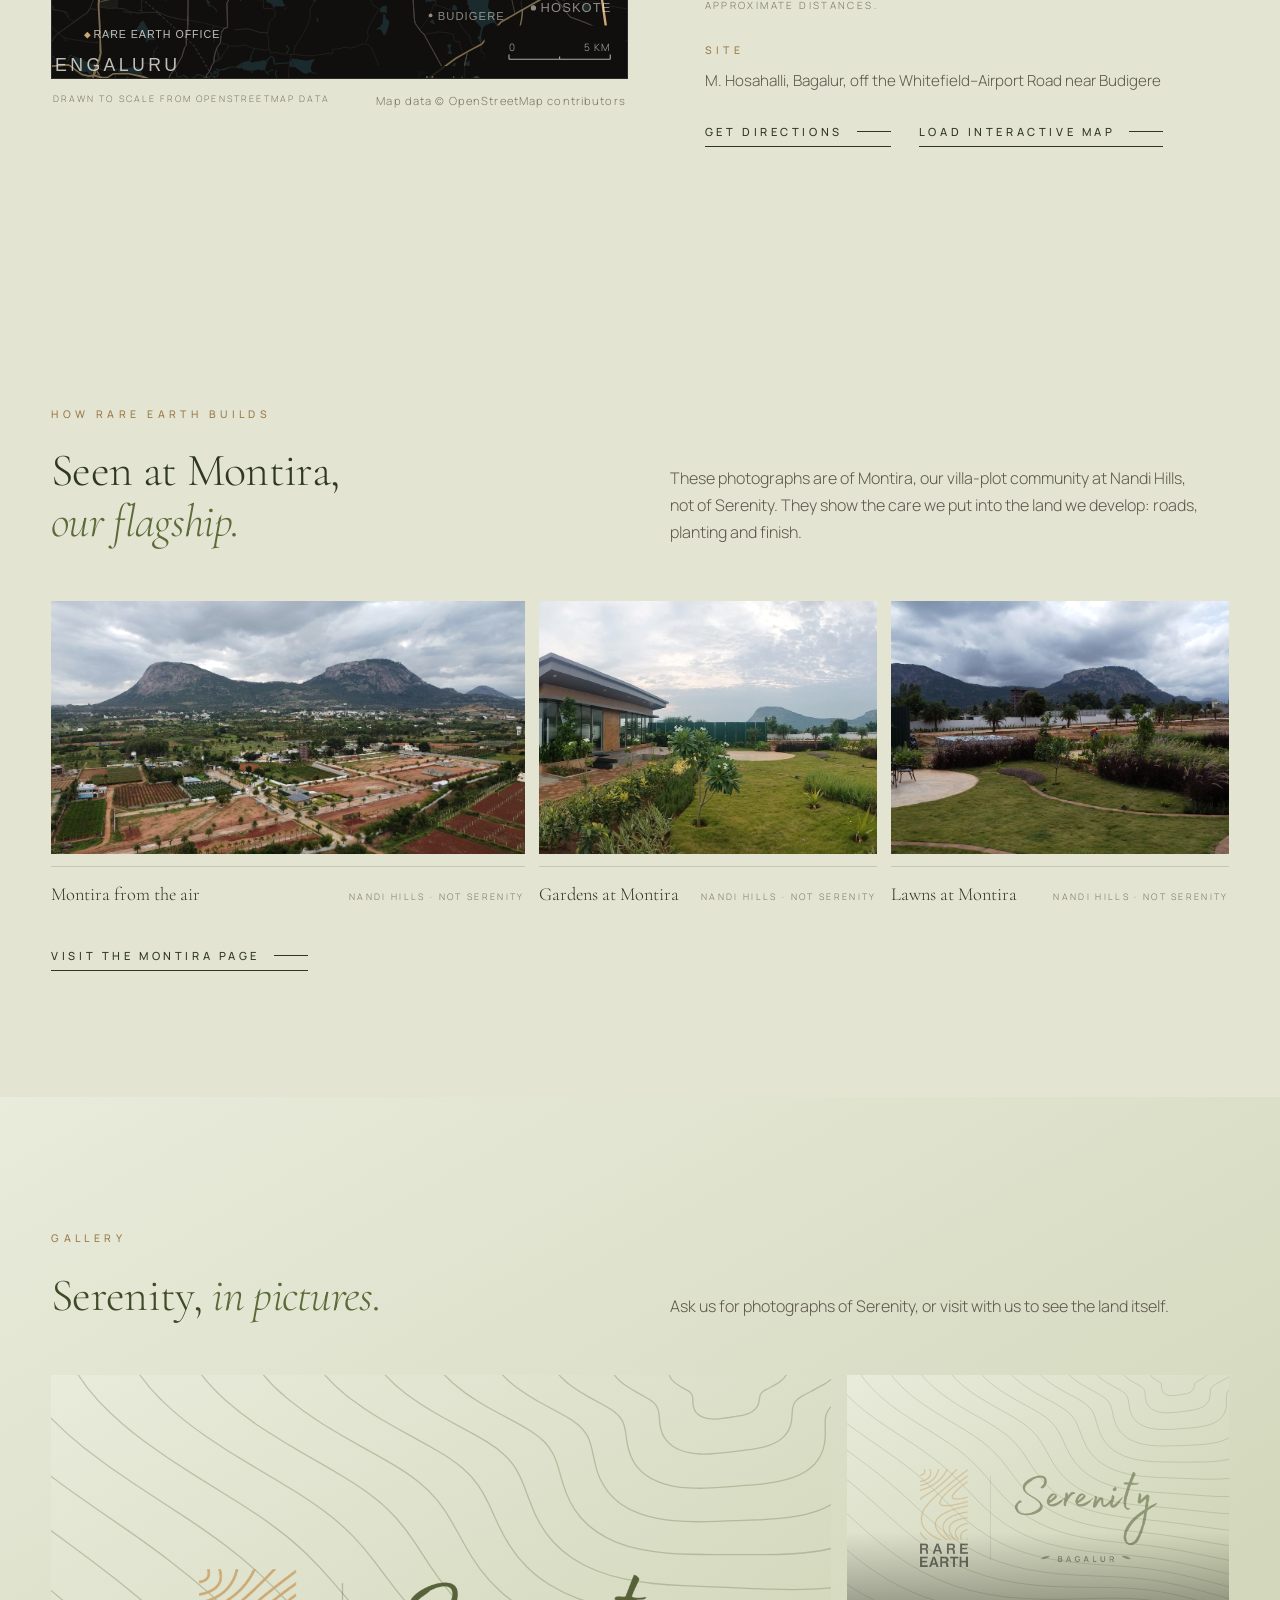
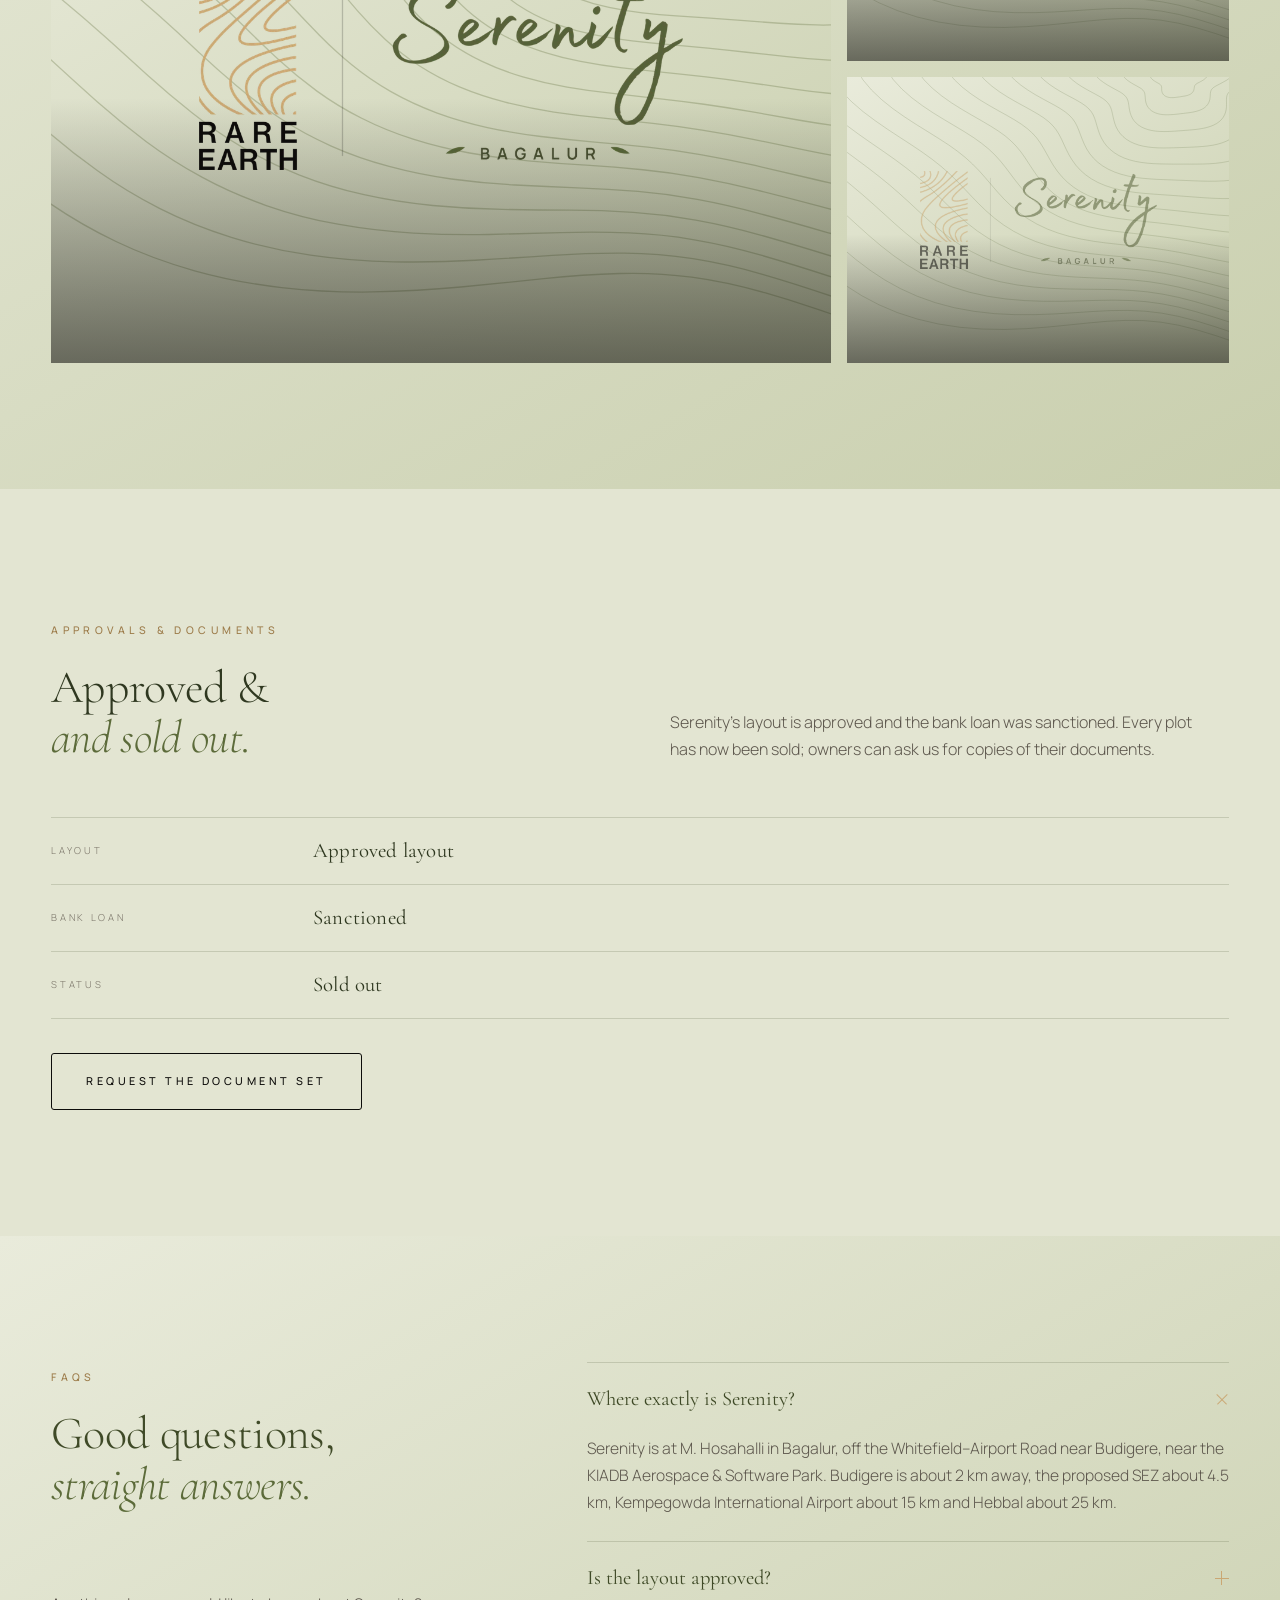
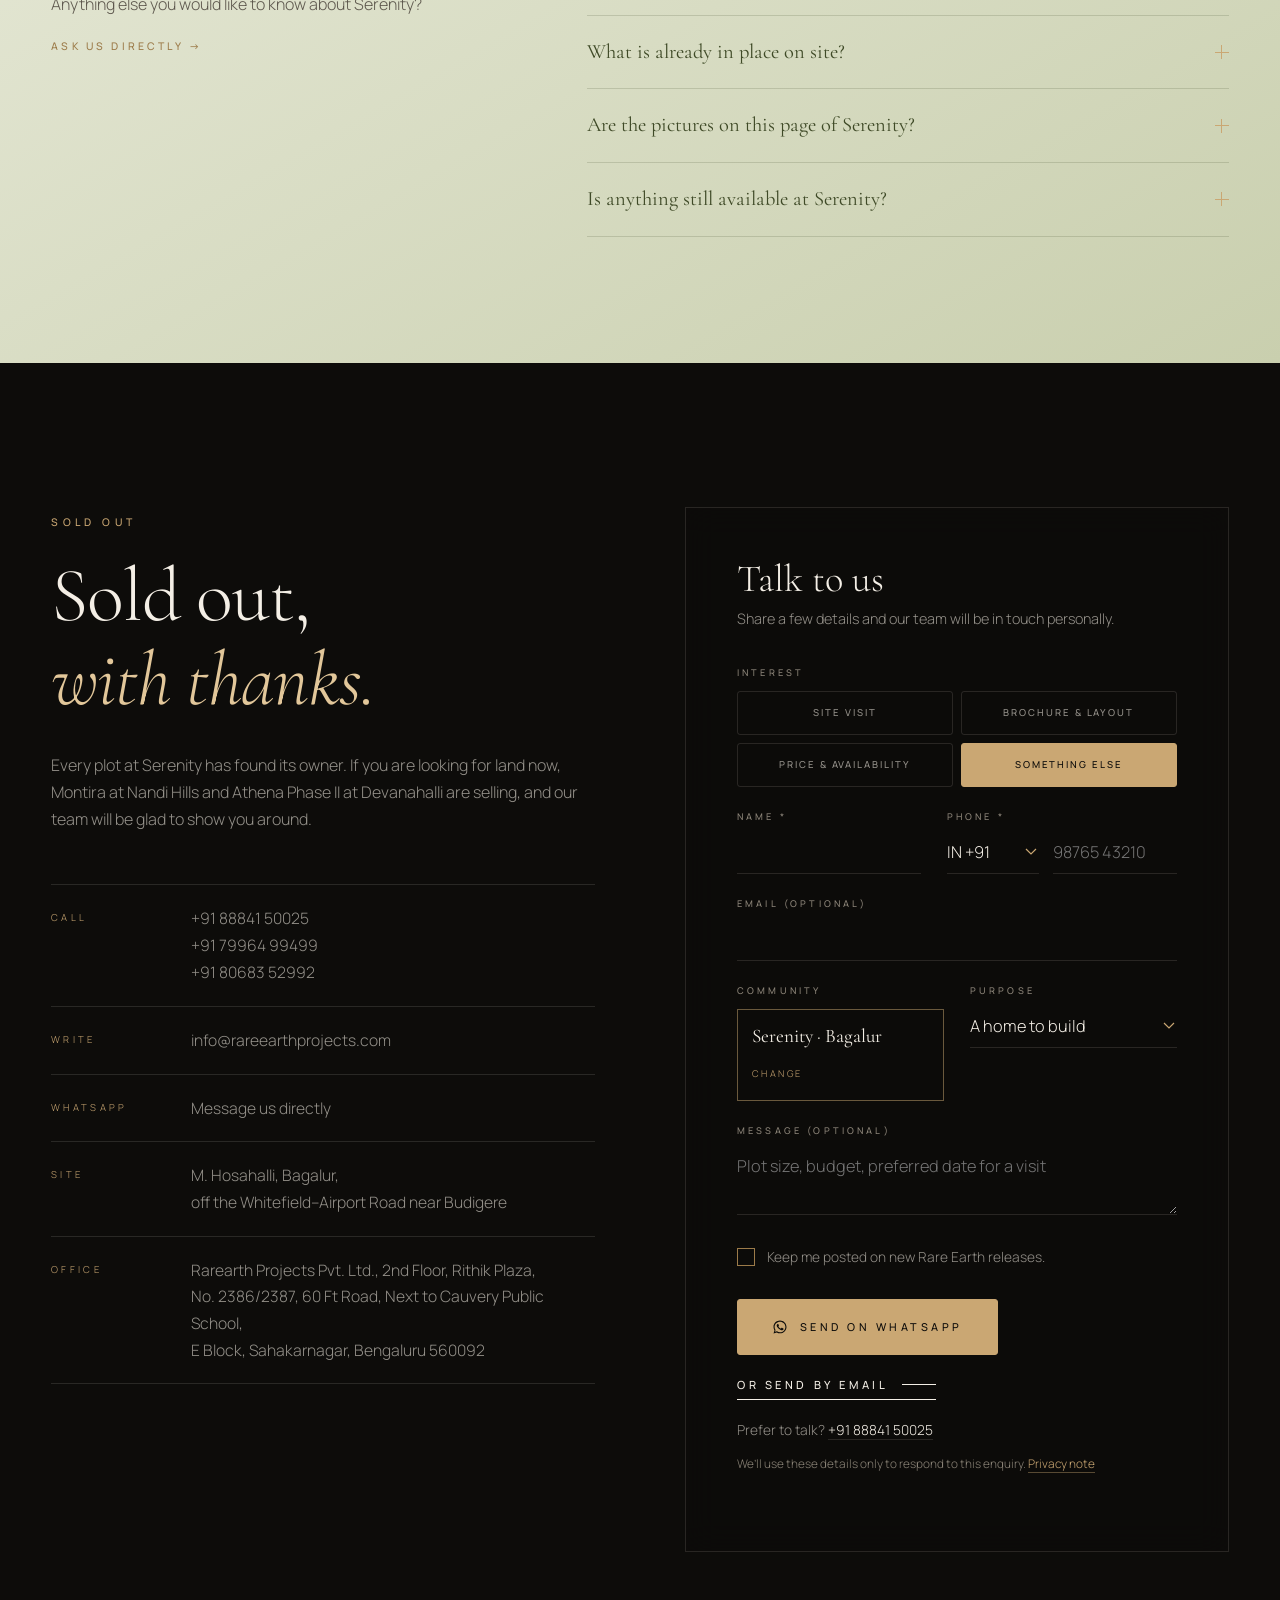
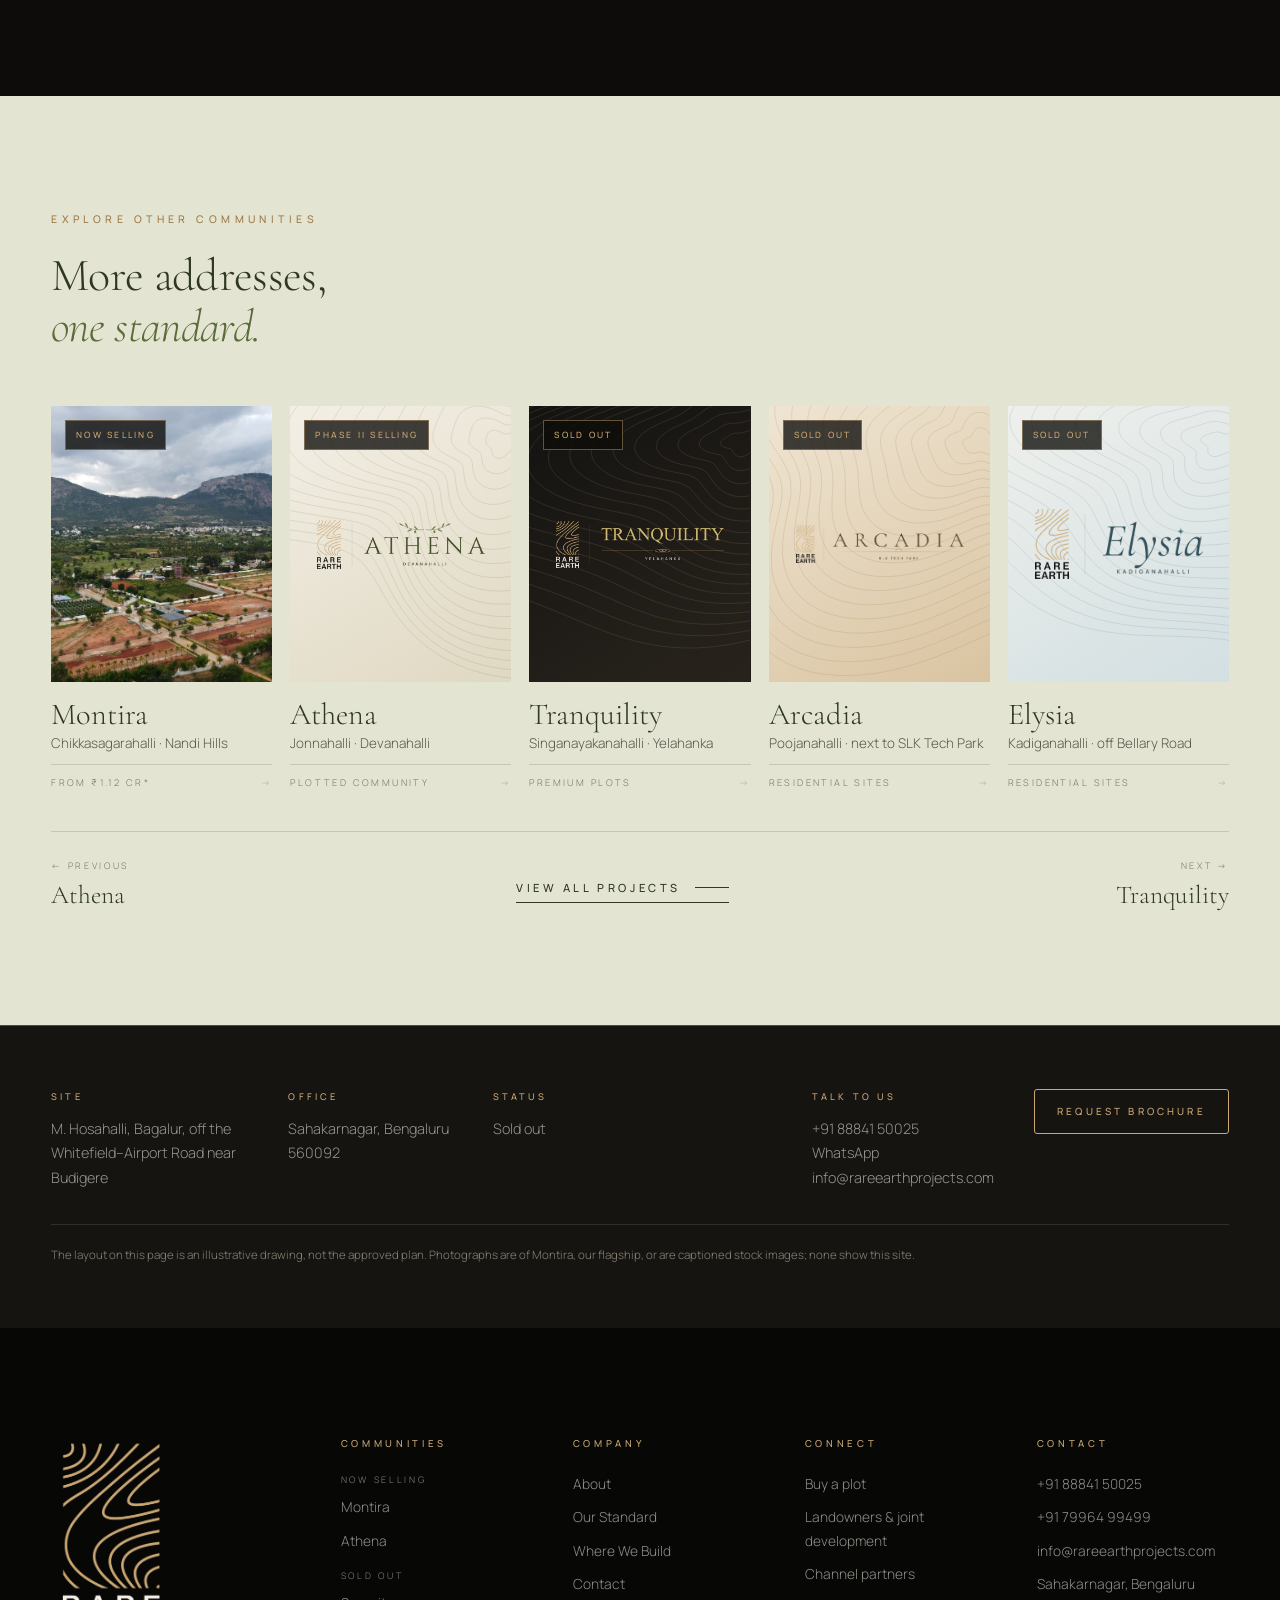
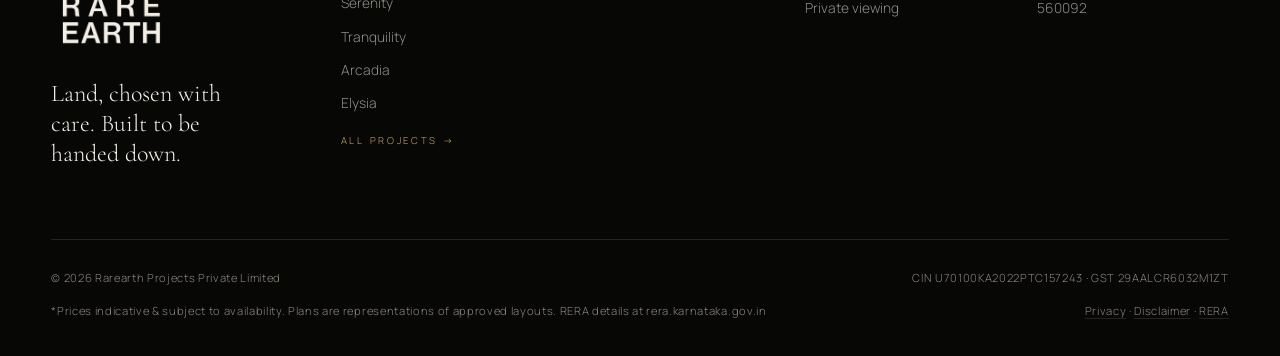
<file: projects/serenity/index.html>
<!doctype html>
<!--
  =====================================================================
  RARE EARTH PROJECTS · SERENITY · official project page
  Built on the Montira reference (projects/montira/index.html).
  Shared:   assets/css/site.css + project.css + project-ill.css,
            assets/js/projects-data.js, site.js, enquiry.js,
            plan-viewer.js, project.js, project-ill.js
  Serenity: assets/css/serenity.css (sage identity, rings, calculator),
            assets/js/serenity.js  (rings hover sync, indicative value)
  Facts: only what the landing page states (projects-data.js serenity).
  All 3D imagery is ILLUSTRATIVE (no drawings exist): every render and
  the layout are captioned "Illustrative 3D visualisation" and fall
  back to the sage contour art panel while the files are missing.
  FAQ text and FAQPage JSON-LD must stay word for word equal.
  =====================================================================
-->
<html lang="en" class="no-js">
<head>
<meta charset="utf-8">
<meta name="viewport" content="width=device-width, initial-scale=1">
<script>document.documentElement.classList.remove('no-js')</script>
<title>Plots at Bagalur, North Bengaluru | Serenity by Rare Earth</title>
<meta name="description" content="A gated, approved plotted community at M. Hosahalli, Bagalur, off the Whitefield–Airport Road near the KIADB Aerospace &amp; Software Park. Now sold out.">
<link rel="canonical" href="https://www.rareearthprojects.com/projects/serenity/">
<meta name="theme-color" content="#e3e5d2">
<meta property="og:type" content="website">
<meta property="og:site_name" content="Rare Earth Projects">
<meta property="og:title" content="Serenity | Premium Plots at Bagalur">
<meta property="og:description" content="A gated plotted community near the KIADB Aerospace &amp; Software Park, off the Whitefield–Airport Road near Budigere.">
<meta property="og:url" content="https://www.rareearthprojects.com/projects/serenity/">
<meta property="og:image" content="https://www.rareearthprojects.com/assets/og/serenity.jpg">
<meta property="og:image:width" content="1200">
<meta property="og:image:height" content="630">
<meta property="og:image:alt" content="Serenity, premium plots at M. Hosahalli, Bagalur, by Rare Earth Projects">
<meta name="twitter:card" content="summary_large_image">
<link rel="icon" type="image/png" href="../../assets/mark-gold.png">
<link rel="preconnect" href="https://fonts.googleapis.com">
<link rel="preconnect" href="https://fonts.gstatic.com" crossorigin>
<link href="https://fonts.googleapis.com/css2?family=Cormorant+Garamond:ital,wght@0,300;0,400;0,500;1,300;1,400&family=Manrope:wght@300;400;500;600&display=swap" rel="stylesheet">
<link rel="stylesheet" href="../../assets/css/site.css">
<link rel="stylesheet" href="../../assets/css/project.css">
<link rel="stylesheet" href="../../assets/css/project-ill.css">
<link rel="stylesheet" href="../../assets/css/serenity.css">

<script type="application/ld+json">
{"@context":"https://schema.org","@type":"Organization","name":"Rare Earth Projects","alternateName":["Rare Earth","Rarearth Projects"],"sameAs":["https://www.linkedin.com/company/rarearth-projects-private-limited/"],"legalName":"Rarearth Projects Private Limited","url":"https://www.rareearthprojects.com/","logo":"https://www.rareearthprojects.com/assets/logo-vertical.png","email":"info@rareearthprojects.com","telephone":"+91-88841-50025","address":{"@type":"PostalAddress","streetAddress":"2nd Floor, Rithik Plaza, No. 2386/2387, 60 Ft Road, E Block, Sahakarnagar","addressLocality":"Bengaluru","postalCode":"560092","addressRegion":"Karnataka","addressCountry":"IN"}}
</script>
<script type="application/ld+json">
{"@context":"https://schema.org","@type":"Residence","name":"Serenity","geo":{"@type":"GeoCoordinates","latitude":13.141979,"longitude":77.729257},"description":"A gated plotted community at M. Hosahalli, Bagalur, near the KIADB Aerospace & Software Park, with an approved layout; now sold out.","url":"https://www.rareearthprojects.com/projects/serenity/","address":{"@type":"PostalAddress","addressLocality":"M. Hosahalli, Bagalur","addressRegion":"Karnataka","addressCountry":"IN"},"amenityFeature":[{"@type":"LocationFeatureSpecification","name":"Gated with 24×7 security","value":true},{"@type":"LocationFeatureSpecification","name":"Roads with streetlights","value":true},{"@type":"LocationFeatureSpecification","name":"Drainage, power & water","value":true}]}
</script>
<script type="application/ld+json">
{"@context":"https://schema.org","@type":"BreadcrumbList","itemListElement":[{"@type":"ListItem","position":1,"name":"Home","item":"https://www.rareearthprojects.com/"},{"@type":"ListItem","position":2,"name":"Projects","item":"https://www.rareearthprojects.com/projects/"},{"@type":"ListItem","position":3,"name":"Serenity","item":"https://www.rareearthprojects.com/projects/serenity/"}]}
</script>
<!-- faqld:start -->
<script type="application/ld+json">
{"@context": "https://schema.org", "@type": "FAQPage", "mainEntity": [{"@type": "Question", "name": "Where exactly is Serenity?", "acceptedAnswer": {"@type": "Answer", "text": "Serenity is at M. Hosahalli in Bagalur, off the Whitefield–Airport Road near Budigere, near the KIADB Aerospace & Software Park. Budigere is about 2 km away, the proposed SEZ about 4.5 km, Kempegowda International Airport about 15 km and Hebbal about 25 km."}}, {"@type": "Question", "name": "Is the layout approved?", "acceptedAnswer": {"@type": "Answer", "text": "Yes. Serenity's layout is approved and the bank loan was sanctioned. Every plot has now been sold."}}, {"@type": "Question", "name": "What is already in place on site?", "acceptedAnswer": {"@type": "Answer", "text": "Serenity is gated with 24×7 security, and roads with streetlights, drainage, power and water are in place, so owners can build when they are ready."}}, {"@type": "Question", "name": "Are the pictures on this page of Serenity?", "acceptedAnswer": {"@type": "Answer", "text": "No. The layout on this page is an illustrative drawing, not the approved layout. The photographs of Montira show our flagship community at Nandi Hills, and the airport picture is an illustrative stock photograph of Bengaluru. None of them are photographs of Serenity. Ask us for the approved layout drawing, or visit the site with our team."}}, {"@type": "Question", "name": "Is anything still available at Serenity?", "acceptedAnswer": {"@type": "Answer", "text": "No. Serenity is sold out. Montira at Nandi Hills and Athena Phase II at Devanahalli are selling now. Send us a message on WhatsApp, call +91 88841 50025 or use the form on this page, and our team will show you around."}}]}
</script>
<!-- faqld:end -->
</head>

<body data-root="../../" data-page="project" data-project="serenity" data-mode="light" data-paper="light" data-hero="light">
<div data-site="header"></div>
<noscript><nav class="wrap" style="padding:24px 0;font-size:.8rem;letter-spacing:.2em;text-transform:uppercase;color:#3f4a27"><a href="../../">Rare Earth Projects</a> · <a href="../">All projects</a> · <a href="../../contact/">Contact</a></nav></noscript>

<main id="main">

<!-- =============== HERO =============== -->
<section class="proj lightc p-hero ill-hero sr-hero" id="top" data-ill-render>
  <div class="proj-cover">
    <div class="media">
      <div class="art a-serenity" data-seed="7" aria-hidden="true"></div>
    </div>
    <nav class="crumbs" aria-label="Breadcrumb"><ol class="wrap"><li><a href="../../">Home</a></li><li><a href="../">Projects</a></li><li aria-current="page">Serenity</li></ol></nav>
    <div class="ttl"><div class="wrap">
      <div>
        <span class="kicker rv">Sold Out · Premium Plots · Bagalur</span>
        <h1 class="p-logo" data-autostart><img src="../../assets/logos/serenity-on-light.webp" width="811" height="336" alt="Serenity by Rare Earth" fetchpriority="high"></h1>
        <p class="tagline rv d1">A gated plotted community near the KIADB Aerospace &amp; Software Park.</p>
        <div class="hero-cta rv d2">
          <a class="pill solid" href="../?tab=now">See communities now selling</a>
          <button type="button" class="link" data-enquire="general" data-source="hero-ask" data-message="I’d like to know more about Serenity and the communities you have now selling.">Ask us about Serenity <span class="ln"></span></button>
        </div>
        <span class="micro rv d2"><span data-fact="status">Sold out</span> · Approved, gated layout · M. Hosahalli, Bagalur</span>
      </div>
      <div class="facts rv d2"><div><b>15</b><span>Km · Airport</span></div><div><b>02</b><span>Km · Budigere</span></div><div><b>4.5</b><span>Km · Proposed SEZ</span></div></div>
    </div></div>
  </div>
</section>
<!-- sticky sub-nav is inserted here by project.js -->

<!-- =============== OVERVIEW =============== -->
<section class="p-base ill-overview" id="overview" data-nav="Overview">
  <div class="wrap">
    <div class="proj-body">
      <div class="rv">
        <span class="kicker">The Community</span>
        <h2 class="display h-md">Calm, close to <em>everything.</em></h2>
        <p class="body-l">Serenity sits at M. Hosahalli, off the Whitefield–Airport Road near Budigere, close to one of the region's largest employment hubs. The approved, gated layout comes with its infrastructure in place, so you can build when you're ready.</p>
        <div data-auto="highlights"></div>
        <div class="acts">
          <a class="pill solid" href="../?tab=now">See communities now selling</a>
          <button type="button" class="link" data-enquire="general" data-source="overview-ask" data-message="I’d like to know more about Serenity and the communities you have now selling.">Ask us about Serenity <span class="ln"></span></button>
        </div>
      </div>
      <div class="rv d1"><div data-auto="specs"></div></div>
    </div>
    <div class="rv" data-auto="keys"></div>
  </div>
</section>

<!-- =============== STORY · WORK NEARBY =============== -->
<section class="p-sec p-paper ill-sec sr-work" id="work" data-nav="Work nearby">
  <svg class="ill-contours" data-contours data-seed="7" data-count="22" data-cx="1200" data-cy="40" data-size="1500" viewBox="0 0 1440 520" preserveAspectRatio="xMidYMin slice" aria-hidden="true"></svg>
  <div class="wrap">
    <span class="accent-rule" aria-hidden="true"></span>
    <div class="sec-head">
      <div><span class="kicker rv">Work nearby</span><h2 class="display h-lg split"><span class="ln"><span>Near the</span></span><span class="ln"><span><em>aerospace park.</em></span></span></h2></div>
      <p class="body-l rv d1">The KIADB Aerospace &amp; Software Park, one of the region's largest employment hubs, is a short drive away. Budigere, the proposed SEZ and Kempegowda International Airport are all within <span data-fact="airport">15 km</span>.</p>
    </div>

    <div class="sr-rings rv" data-sr-rings>
      <div class="sr-ring-fig">
        <svg viewBox="0 0 600 620" role="img" aria-labelledby="sr-rings-t">
          <title id="sr-rings-t">Distances from Serenity: the KIADB Aerospace and Software Park nearby, Budigere 2 km, the proposed SEZ 4.5 km, Kempegowda International Airport 15 km and Hebbal 25 km. Rings are not to scale and do not show direction.</title>
          <g data-r="5"><circle class="rg" cx="300" cy="300" r="285"/><text class="rl" x="300" y="604" text-anchor="middle">25 KM</text></g>
          <g data-r="4"><circle class="rg" cx="300" cy="300" r="232"/><text class="rl" x="300" y="551" text-anchor="middle">15 KM</text></g>
          <g data-r="3"><circle class="rg" cx="300" cy="300" r="150"/><text class="rl" x="300" y="469" text-anchor="middle">4.5 KM</text></g>
          <g data-r="2"><circle class="rg" cx="300" cy="300" r="116"/><text class="rl" x="300" y="435" text-anchor="middle">2 KM</text></g>
          <g data-r="1"><circle class="rg nb" cx="300" cy="300" r="58"/><text class="rl" x="300" y="377" text-anchor="middle">NEARBY</text></g>
          <g class="ctr" aria-hidden="true"><circle class="halo" cx="300" cy="300" r="30"/><rect x="286" y="286" width="28" height="28" rx="7"/><text x="300" y="307" text-anchor="middle">S</text></g>
          <text class="ctr-l" x="300" y="343" text-anchor="middle" aria-hidden="true">Serenity</text>
          <g class="dt" data-r="1" transform="translate(344.4 262.7)"><circle r="11"/><text text-anchor="middle" dy="4">1</text></g>
          <g class="dt" data-r="2" transform="translate(388.9 225.4)"><circle r="11"/><text text-anchor="middle" dy="4">2</text></g>
          <g class="dt" data-r="3" transform="translate(414.9 203.6)"><circle r="11"/><text text-anchor="middle" dy="4">3</text></g>
          <g class="dt" data-r="4" transform="translate(477.7 150.8)"><circle r="11"/><text text-anchor="middle" dy="4">4</text></g>
          <g class="dt" data-r="5" transform="translate(518.3 116.8)"><circle r="11"/><text text-anchor="middle" dy="4">5</text></g>
        </svg>
      </div>
      <div>
        <ol class="sr-ring-list">
          <li data-r="1"><span class="n" aria-hidden="true">1</span><span class="pl">KIADB Aerospace &amp; Software Park<small>Work</small></span><b class="tx">Nearby</b></li>
          <li data-r="2"><span class="n" aria-hidden="true">2</span><span class="pl">Budigere<small>Connectivity</small></span><b>2<small>km</small></b></li>
          <li data-r="3"><span class="n" aria-hidden="true">3</span><span class="pl">Proposed SEZ<small>Work</small></span><b>4.5<small>km</small></b></li>
          <li data-r="4"><span class="n" aria-hidden="true">4</span><span class="pl">Kempegowda International Airport<small>Airport</small></span><b>15<small>km</small></b></li>
          <li data-r="5"><span class="n" aria-hidden="true">5</span><span class="pl">Hebbal<small>Connectivity</small></span><b>25<small>km</small></b></li>
        </ol>
        <p class="ph-note">Approximate distances. Rings are spaced for legibility: not to scale, and they do not show direction.</p>
      </div>
    </div>
  </div>
</section>

<!-- =============== LAYOUT (illustrative) =============== -->
<section class="p-sec p-base" id="layout" data-nav="Layout">
  <div class="wrap">
    <div class="sec-head">
      <div><span class="kicker rv">The Layout · Illustrative</span><h2 class="display h-lg split"><span class="ln"><span>A sense of</span></span><span class="ln"><span><em>the community.</em></span></span></h2></div>
      <p class="body-l rv d1">This is an illustrative drawing, made to give a feel for a gated community of plots. It is not Serenity's approved layout: the number, size and position of plots on site differ. Ask us for the approved layout drawing.</p>
    </div>
    <div class="ill-plan rv" data-ill-plan
      data-stamp="Illustrative · not the approved layout"
      data-gate-label="Gated entrance · 24×7 security"
      data-caption="Illustrative drawing · not the approved layout and not to scale. Plot numbers, sizes and colours, landscaping and buildings are artist's impressions."
      data-note="&lt;b&gt;Illustrative only.&lt;/b&gt; Plot numbers and colours here do not match Serenity's approved layout. Ask us for the drawing and the plots available."
      data-ph="Ask us for Serenity's approved layout drawing, or walk the site with our team and see the plots for yourself."></div>
  </div>
</section>

<!-- =============== READY TO BUILD =============== -->
<section class="p-sec p-dark ill-sec sr-ready" id="ready" data-nav="Ready to build">
  <svg class="ill-contours" data-contours data-seed="17" data-count="18" data-cx="160" data-cy="40" data-size="1300" viewBox="0 0 1440 520" preserveAspectRatio="xMidYMin slice" aria-hidden="true"></svg>
  <div class="wrap">
    <div class="sec-head">
      <div><span class="kicker rv">Ready to build</span><h2 class="display h-lg split"><span class="ln"><span>Built before</span></span><span class="ln"><span><em>it's sold.</em></span></span></h2></div>
      <p class="body-l rv d1">At Serenity the infrastructure was in place before the plots were sold, and every plot has now found its owner.</p>
    </div>
    <ul class="ticks rv">
      <li><svg viewBox="0 0 34 34" aria-hidden="true"><path d="M9 4h12l6 6v20H9z"/><path d="M21 4v6h6M13 17h10M13 21h10M13 25h6"/></svg><div><b>Approved layout</b><small>Approvals</small></div></li>
      <li><svg viewBox="0 0 34 34" aria-hidden="true"><path d="M6 28h22M8 28V14l9-7 9 7v14"/><path d="M14 28v-7h6v7M13 15h8"/></svg><div><b>Sold out</b><small>Status</small></div></li>
      <li><svg viewBox="0 0 34 34" aria-hidden="true"><path d="M5 13l12-7 12 7zM7 13v12M13 13v12M21 13v12M27 13v12M5 28h24"/></svg><div><b>Bank loan sanctioned</b><small>Finance</small></div></li>
      <li><svg viewBox="0 0 34 34" aria-hidden="true"><path d="M17 4l11 4v8c0 7-5 12-11 14C11 28 6 23 6 16V8z"/><path d="M12.5 16.5l3.2 3.2 6-6.4"/></svg><div><b>Gated with 24×7 security</b><small>Security</small></div></li>
      <li><svg viewBox="0 0 34 34" aria-hidden="true"><path d="M8 30L14 4M26 30L20 4M17 8v3M17 15v4M17 23v4"/><path d="M27 6v8M27 6h-4"/></svg><div><b>Roads with streetlights</b><small>Roads</small></div></li>
      <li><svg viewBox="0 0 34 34" aria-hidden="true"><path d="M17 4c4 5 7 9 7 13a7 7 0 01-14 0c0-4 3-8 7-13z"/><path d="M16 14l-3 5h5l-2 5"/></svg><div><b>Drainage, power &amp; water</b><small>Utilities</small></div></li>
    </ul>
  </div>
</section>

<!-- =============== NEIGHBOURHOOD (Elysia format; research 23 Oct 2026, road distances from OpenStreetMap routing) =============== -->
<section class="p-sec ill-sec nbh sr-nbh" id="neighbourhood" data-nav="Neighbourhood">
  <svg class="ill-contours" data-contours data-seed="13" data-count="18" data-cx="200" data-cy="20" data-size="1300" viewBox="0 0 1440 520" preserveAspectRatio="xMidYMin slice" aria-hidden="true"></svg>
  <div class="wrap">
    <div class="sec-head">
      <div><span class="kicker rv">The Neighbourhood</span><h2 class="display h-lg split"><span class="ln"><span>Between the airport</span></span><span class="ln"><span><em>and Old Madras Road.</em></span></span></h2></div>
      <p class="body-l rv d1">Serenity is at M. Hosahalli near Budigere, on the Budigere Road that links Old Madras Road with the airport. SAP Labs, Shell's technology centre, the KIADB Hardware and Aerospace Parks and Boeing's campus are all 3 to 7 km away by road, and the airport about 15 km.</p>
    </div>

    <div class="nb-transit rv">
      <div><b>2.6 km</b><span>To Budigere village</span></div>
      <div><b>6 km</b><span>To the KIADB Aerospace Park</span></div>
      <div><b>13 km</b><span>To Old Madras Road (<span class="nw">NH-75</span>) at Budigere Cross</span></div>
      <div><b>15 km</b><span>To Kempegowda International Airport, by road</span></div>
    </div>

    <div class="nb-scenes one">
      <figure class="rv"><img src="../../assets/stock/bengaluru-airport-t1-sm.jpg" srcset="../../assets/stock/bengaluru-airport-t1-sm.jpg 800w, ../../assets/stock/bengaluru-airport-t1.jpg 1600w" sizes="100vw" width="1600" height="900" alt="Terminal 1 of Kempegowda International Airport" loading="lazy" decoding="async"><figcaption><span>Kempegowda International Airport · about 15 km by road</span><i>Stock photograph · Joydeep Sensarma / Unsplash</i></figcaption></figure>
    </div>

    <div class="nb-lists">
      <div class="rv">
        <h3><i aria-hidden="true">✦</i> Getting around</h3>
        <ul>
          <li><span>Budigere Road, the Old Madras Road–airport link</span><b>At the site</b></li>
          <li><span>Budigere village</span><b>About 2.5 km</b></li>
          <li><span>Bagalur</span><b>About 8 km</b></li>
          <li><span>Satellite Town Ring Road (<span class="nw">NH-648</span>)</span><b>About 10 km</b></li>
          <li><span>Old Madras Road (<span class="nw">NH-75</span>) at Budigere Cross</span><b>About 13 km</b></li>
          <li><span>Whitefield (ITPL)</span><b>About 24 km</b></li>
        </ul>
      </div>
      <div class="rv d1">
        <h3><i aria-hidden="true">✦</i> Work nearby</h3>
        <ul>
          <li><span>SAP Labs India Innovation Park</span><b>About 3.5 km</b></li>
          <li><span>Shell Technology Centre</span><b>About 5 km</b></li>
          <li><span>KIADB Hardware Park</span><b>About 6 km</b></li>
          <li><span>KIADB Aerospace Park, with Collins Aerospace</span><b>About 6 km</b></li>
          <li><span>Boeing's BIETC campus</span><b>About 6.5 km</b></li>
          <li><span>Air India's MRO base (under construction)</span><b>About 6.5 km</b></li>
        </ul>
      </div>
      <div class="rv">
        <h3><i aria-hidden="true">✦</i> Neighbourhoods around</h3>
        <ul>
          <li><span>Prestige Finsbury Park</span><b>About 8.5 km</b></li>
          <li><span>Brigade El Dorado</span><b>About 8.5 km</b></li>
          <li><span>Godrej Woodscapes</span><b>About 13 km</b></li>
          <li><span>Brigade Orchards</span><b>About 14 km</b></li>
        </ul>
      </div>
      <div class="rv d1">
        <h3><i aria-hidden="true">✦</i> Schools, colleges &amp; care</h3>
        <ul>
          <li><span>Government Hospital, Budigere</span><b>About 2 km</b></li>
          <li><span>Sterling English Residential School</span><b>About 6.5 km</b></li>
          <li><span>Vikrant Hospital, Bagalur</span><b>About 9 km</b></li>
          <li><span>CMR University, Lakeside campus</span><b>About 10 km</b></li>
          <li><span>Delhi Public School Bangalore North</span><b>About 12.5 km</b></li>
          <li><span>REVA University</span><b>About 13.5 km</b></li>
        </ul>
      </div>
    </div>
    <p class="ph-note nb-src">Distances are approximate road distances from the site, from OpenStreetMap routing (October 2026). The airport is about 7 km away in a straight line, but the road runs round the airfield. The airport metro line is under construction; no station is planned at Budigere or Bagalur. Names of other developments are given only to describe the area.</p>
  </div>
</section>

<!-- =============== LOCATION =============== -->
<section class="p-sec p-base" id="location" data-nav="Location" data-requires="connectivity">
  <div class="wrap">
    <div class="sec-head">
      <div><span class="kicker rv">Location</span><h2 class="display h-md split"><span class="ln"><span>Off the Whitefield–</span></span><span class="ln"><span><em>Airport Road.</em></span></span></h2></div>
      <p class="body-l rv d1">At M. Hosahalli, Bagalur, near Budigere. Kempegowda International Airport is about <span data-fact="airport">15 km</span> away and Hebbal about <span data-fact="hebbal">25 km</span>.</p>
    </div>
    <div class="rv" data-auto="location"></div>
  </div>
</section>

<!-- =============== HOW RARE EARTH BUILDS (Montira photographs, captioned) =============== -->
<section class="p-sec p-base nb-way" id="rare-earth-way" data-nav="How we build">
  <div class="wrap">
    <div class="sec-head">
      <div><span class="kicker rv">How Rare Earth builds</span><h2 class="display h-md split"><span class="ln"><span>Seen at Montira,</span></span><span class="ln"><span><em>our flagship.</em></span></span></h2></div>
      <p class="body-l rv d1">These photographs are of Montira, our villa-plot community at Nandi Hills, not of Serenity. They show the care we put into the land we develop: roads, planting and finish.</p>
    </div>
    <div class="nb-photos">
      <figure class="rv"><img src="../../assets/montira/aerial-sm.jpg" width="1200" height="675" alt="Montira at Nandi Hills from the air" loading="lazy" decoding="async"><figcaption><span>Montira from the air</span><i>Nandi Hills · not Serenity</i></figcaption></figure>
      <figure class="rv d1"><img src="../../assets/montira/garden-pavilion-sm.jpg" width="1200" height="675" alt="Landscaped gardens and a glass-fronted pavilion at Montira, with Nandi Hills beyond" loading="lazy" decoding="async"><figcaption><span>Gardens at Montira</span><i>Nandi Hills · not Serenity</i></figcaption></figure>
      <figure class="rv d2"><img src="../../assets/montira/lawns-sm.jpg" width="1200" height="675" alt="Lawns at Montira" loading="lazy" decoding="async"><figcaption><span>Lawns at Montira</span><i>Nandi Hills · not Serenity</i></figcaption></figure>
    </div>
    <div class="acts rv"><a class="link" href="../montira/">Visit the Montira page <span class="ln"></span></a></div>
  </div>
</section>

<!-- =============== GALLERY =============== -->
<section class="p-sec p-paper" id="gallery" data-nav="Gallery">
  <div class="wrap">
    <div class="sec-head">
      <div><span class="kicker rv">Gallery</span><h2 class="display h-md split"><span class="ln"><span>Serenity, <em>in pictures.</em></span></span></h2></div>
      <p class="body-l rv d1" data-ph-text="Ask us for photographs of Serenity, or visit with us to see the land itself.">Pictures of Serenity. Visit with us to see the land itself.</p>
    </div>
    <div data-auto="gallery"></div>
  </div>
</section>

<!-- =============== APPROVALS =============== -->
<section class="p-sec p-base" id="approvals" data-nav="Approvals" data-requires="approvals">
  <div class="wrap">
    <div class="sec-head">
      <div><span class="kicker rv">Approvals &amp; documents</span><h2 class="display h-md split"><span class="ln"><span>Approved &amp;</span></span><span class="ln"><span><em>and sold out.</em></span></span></h2></div>
      <p class="body-l rv d1">Serenity's layout is approved and the bank loan was sanctioned. Every plot has now been sold; owners can ask us for copies of their documents.</p>
    </div>
    <div class="rv" data-auto="approvals"></div>
  </div>
</section>

<!-- =============== FAQs (mirror in FAQPage JSON-LD) =============== -->
<section class="p-sec p-paper" id="faqs" data-nav="FAQs">
  <div class="wrap faq-grid">
    <div class="sec-head">
      <div><span class="kicker rv">FAQs</span><h2 class="display h-md split"><span class="ln"><span>Good questions,</span></span><span class="ln"><span><em>straight answers.</em></span></span></h2></div>
      <p class="body-l rv d1">Anything else you would like to know about Serenity? <button type="button" class="btn-txt faq-ask" data-enquire="general" data-source="faq-ask">Ask us directly →</button></p>
    </div>
    <div class="acc rv" data-acc>
      <details open><summary>Where exactly is Serenity?</summary><div class="acc-b"><p>Serenity is at M. Hosahalli in Bagalur, off the Whitefield–Airport Road near Budigere, near the KIADB Aerospace &amp; Software Park. Budigere is about 2 km away, the proposed SEZ about 4.5 km, Kempegowda International Airport about 15 km and Hebbal about 25 km.</p></div></details>
                  <details><summary>Is the layout approved?</summary><div class="acc-b"><p>Yes. Serenity's layout is approved and the bank loan was sanctioned. Every plot has now been sold.</p></div></details>
      <details><summary>What is already in place on site?</summary><div class="acc-b"><p>Serenity is gated with 24×7 security, and roads with streetlights, drainage, power and water are in place, so owners can build when they are ready.</p></div></details>
      <details><summary>Are the pictures on this page of Serenity?</summary><div class="acc-b"><p>No. The layout on this page is an illustrative drawing, not the approved layout. The photographs of Montira show our flagship community at Nandi Hills, and the airport picture is an illustrative stock photograph of Bengaluru. None of them are photographs of Serenity. Ask us for the approved layout drawing, or visit the site with our team.</p></div></details>
      <details><summary>Is anything still available at Serenity?</summary><div class="acc-b"><p>No. Serenity is sold out. Montira at Nandi Hills and Athena Phase II at Devanahalli are selling now. Send us a message on WhatsApp, call +91 88841 50025 or use the form on this page, and our team will show you around.</p></div></details>
    </div>
  </div>
</section>

<!-- =============== PRIVATE VIEWING (#contact) =============== -->
<section class="viewing ill-viewing" id="contact">
  <div class="bg" data-ill-render></div>
  <div class="wrap vw-grid">
    <div>
      <span class="kicker rv">Sold out</span>
      <h2 class="display h-lg split"><span class="ln"><span>Sold out,</span></span><span class="ln"><span><em>with thanks.</em></span></span></h2>
      <p class="body-l rv">Every plot at Serenity has found its owner. If you are looking for land now, Montira at Nandi Hills and Athena Phase II at Devanahalli are selling, and our team will be glad to show you around.</p>
      <ul class="lines rv d1">
        <li><small>Call</small><div><a href="tel:+918884150025">+91 88841 50025</a><br><a href="tel:+917996499499">+91 79964 99499</a><br><a href="tel:+918068352992">+91 80683 52992</a></div></li>
        <li><small>Write</small><a href="mailto:info@rareearthprojects.com">info@rareearthprojects.com</a></li>
        <li><small>WhatsApp</small><a href="https://wa.me/918884150025?text=Hello%20Rare%20Earth%2C%20I%E2%80%99d%20like%20to%20know%20more%20about%20Serenity." target="_blank" rel="noopener">Message us directly</a></li>
        <li><small>Site</small><span>M. Hosahalli, Bagalur,<br>off the Whitefield–Airport Road near Budigere</span></li>
        <li><small>Office</small><span>Rarearth Projects Pvt. Ltd., 2nd Floor, Rithik Plaza,<br>No. 2386/2387, 60 Ft Road, Next to Cauvery Public School,<br>E Block, Sahakarnagar, Bengaluru 560092</span></li>
      </ul>
    </div>
    <div class="form-card rv d1" data-enquiry-form data-intent="general" data-source="project-contact">
      <h3>Talk to us</h3>
      <p>Share a few details and our team will be in touch personally.</p>
    </div>
  </div>
</section>

<!-- =============== EXPLORE OTHER COMMUNITIES =============== -->
<section class="explore p-base" aria-labelledby="ex-h">
  <div class="wrap">
    <div class="sec-head">
      <div><span class="kicker rv">Explore other communities</span><h2 id="ex-h" class="display h-md split"><span class="ln"><span>More addresses,</span></span><span class="ln"><span><em>one standard.</em></span></span></h2></div>
    </div>
    <div data-auto="explore"></div>
  </div>
</section>

<div data-auto="pfoot"></div>
</main>
<div data-site="footer"></div>

<script src="../../assets/js/projects-data.js" defer></script>
<script src="../../assets/js/site.js" defer></script>
<script src="../../assets/js/enquiry.js" defer></script>
<script src="../../assets/js/plan-viewer.js" defer></script>
<script src="../../assets/js/project.js" defer></script>
<script src="../../assets/js/project-ill.js" defer></script>
<script src="../../assets/js/serenity.js" defer></script>
</body>
</html>
</file>
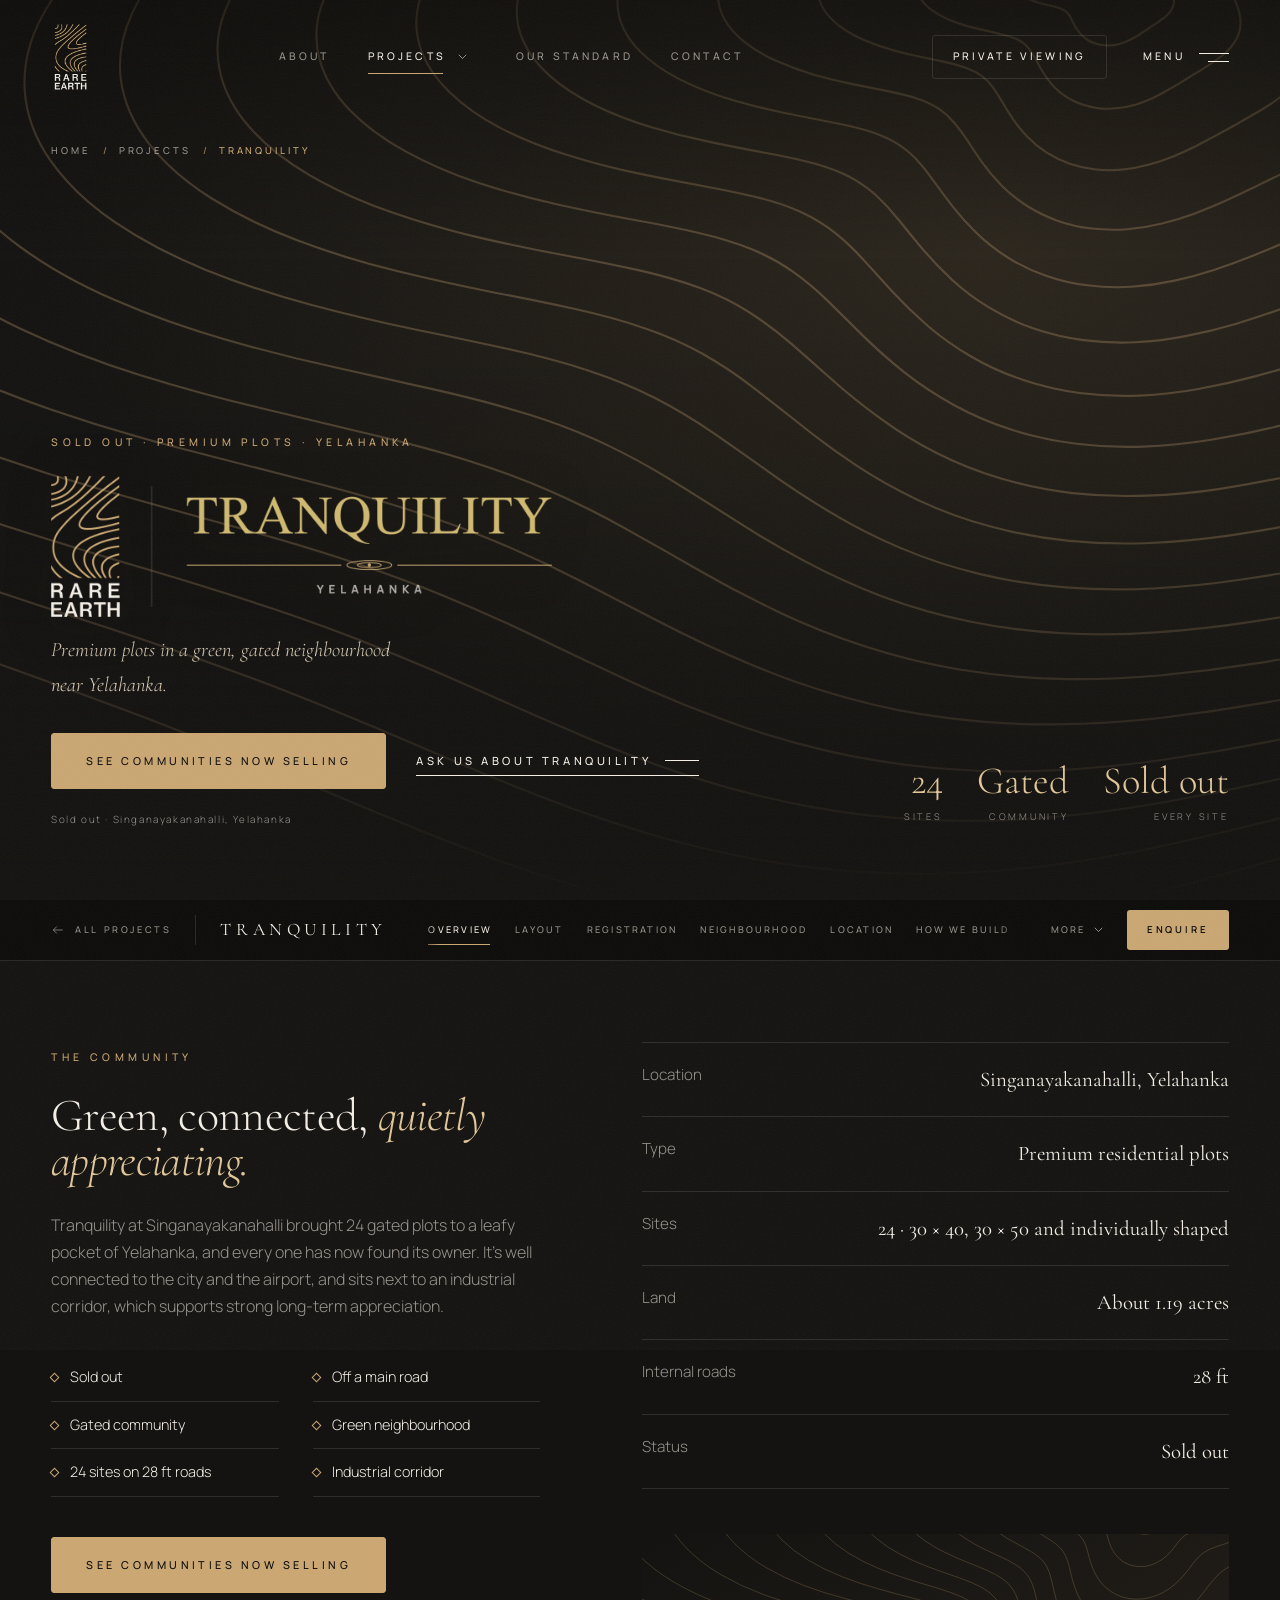
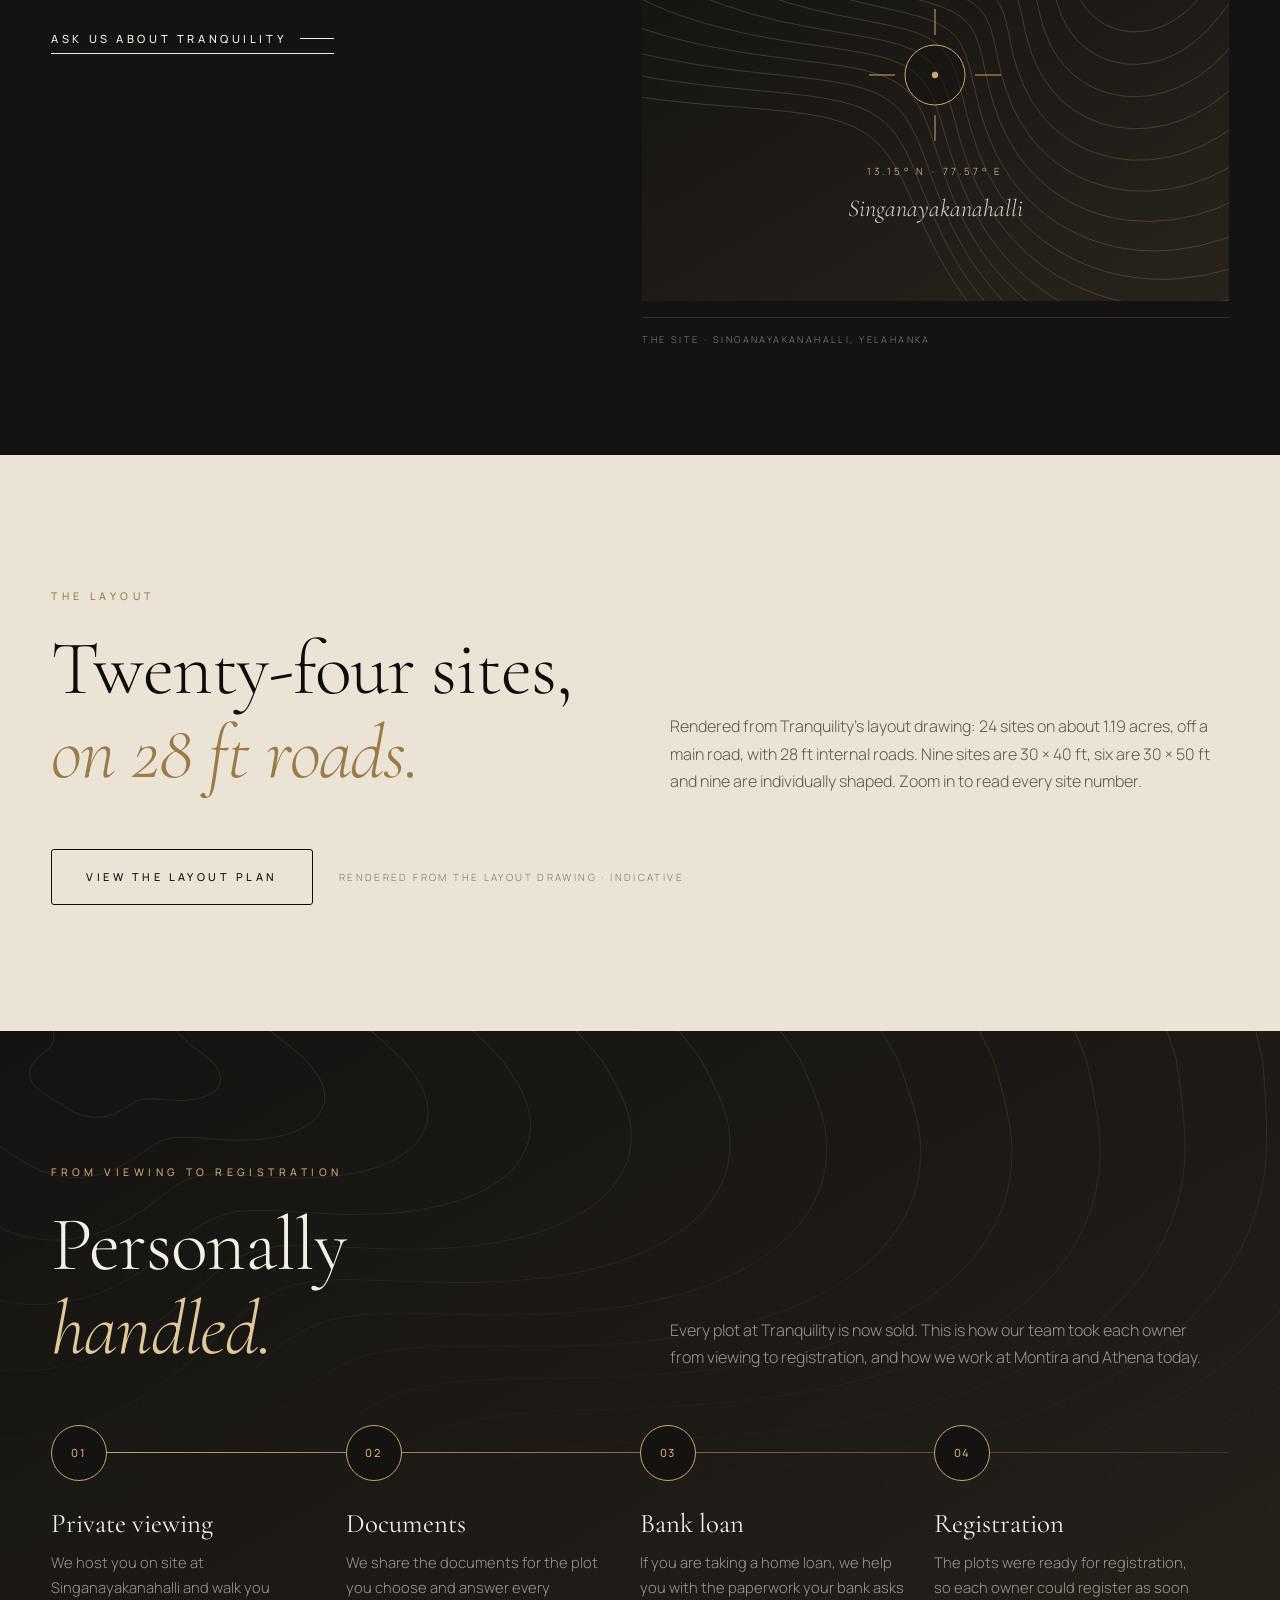
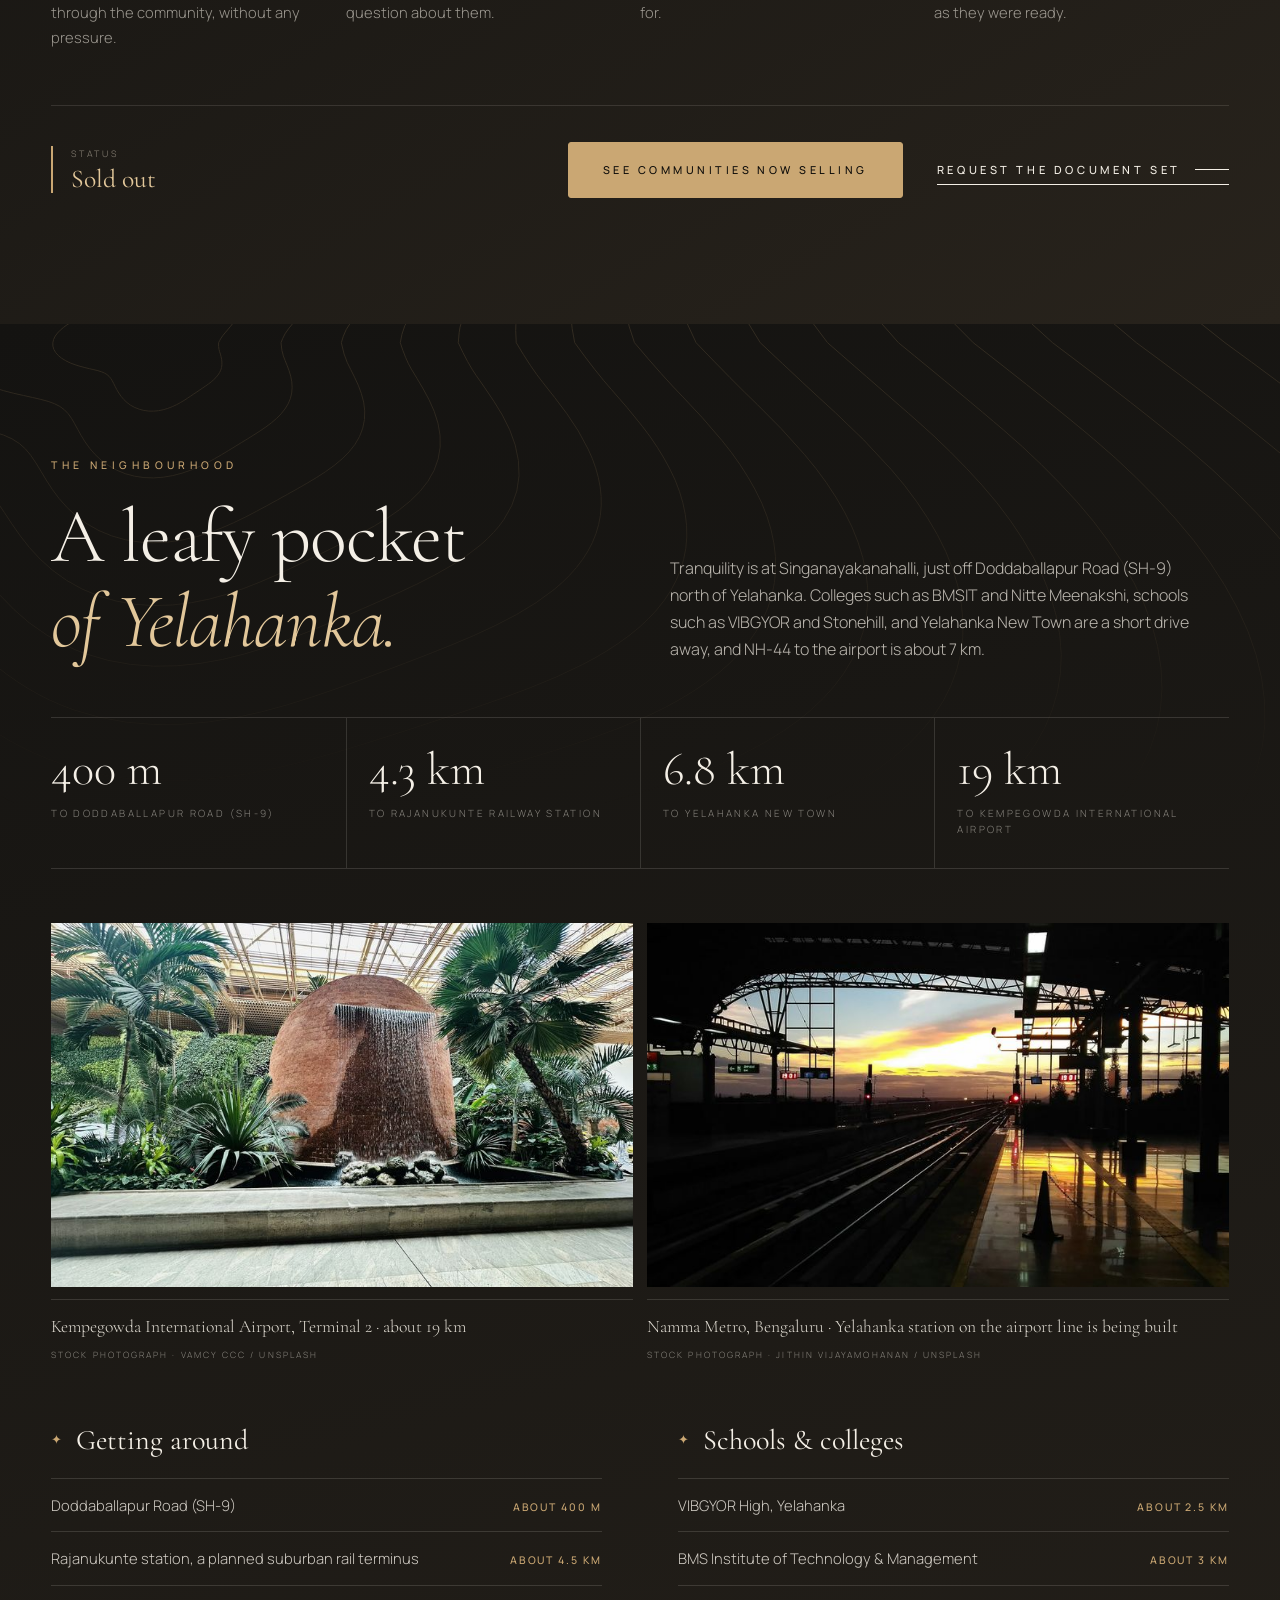
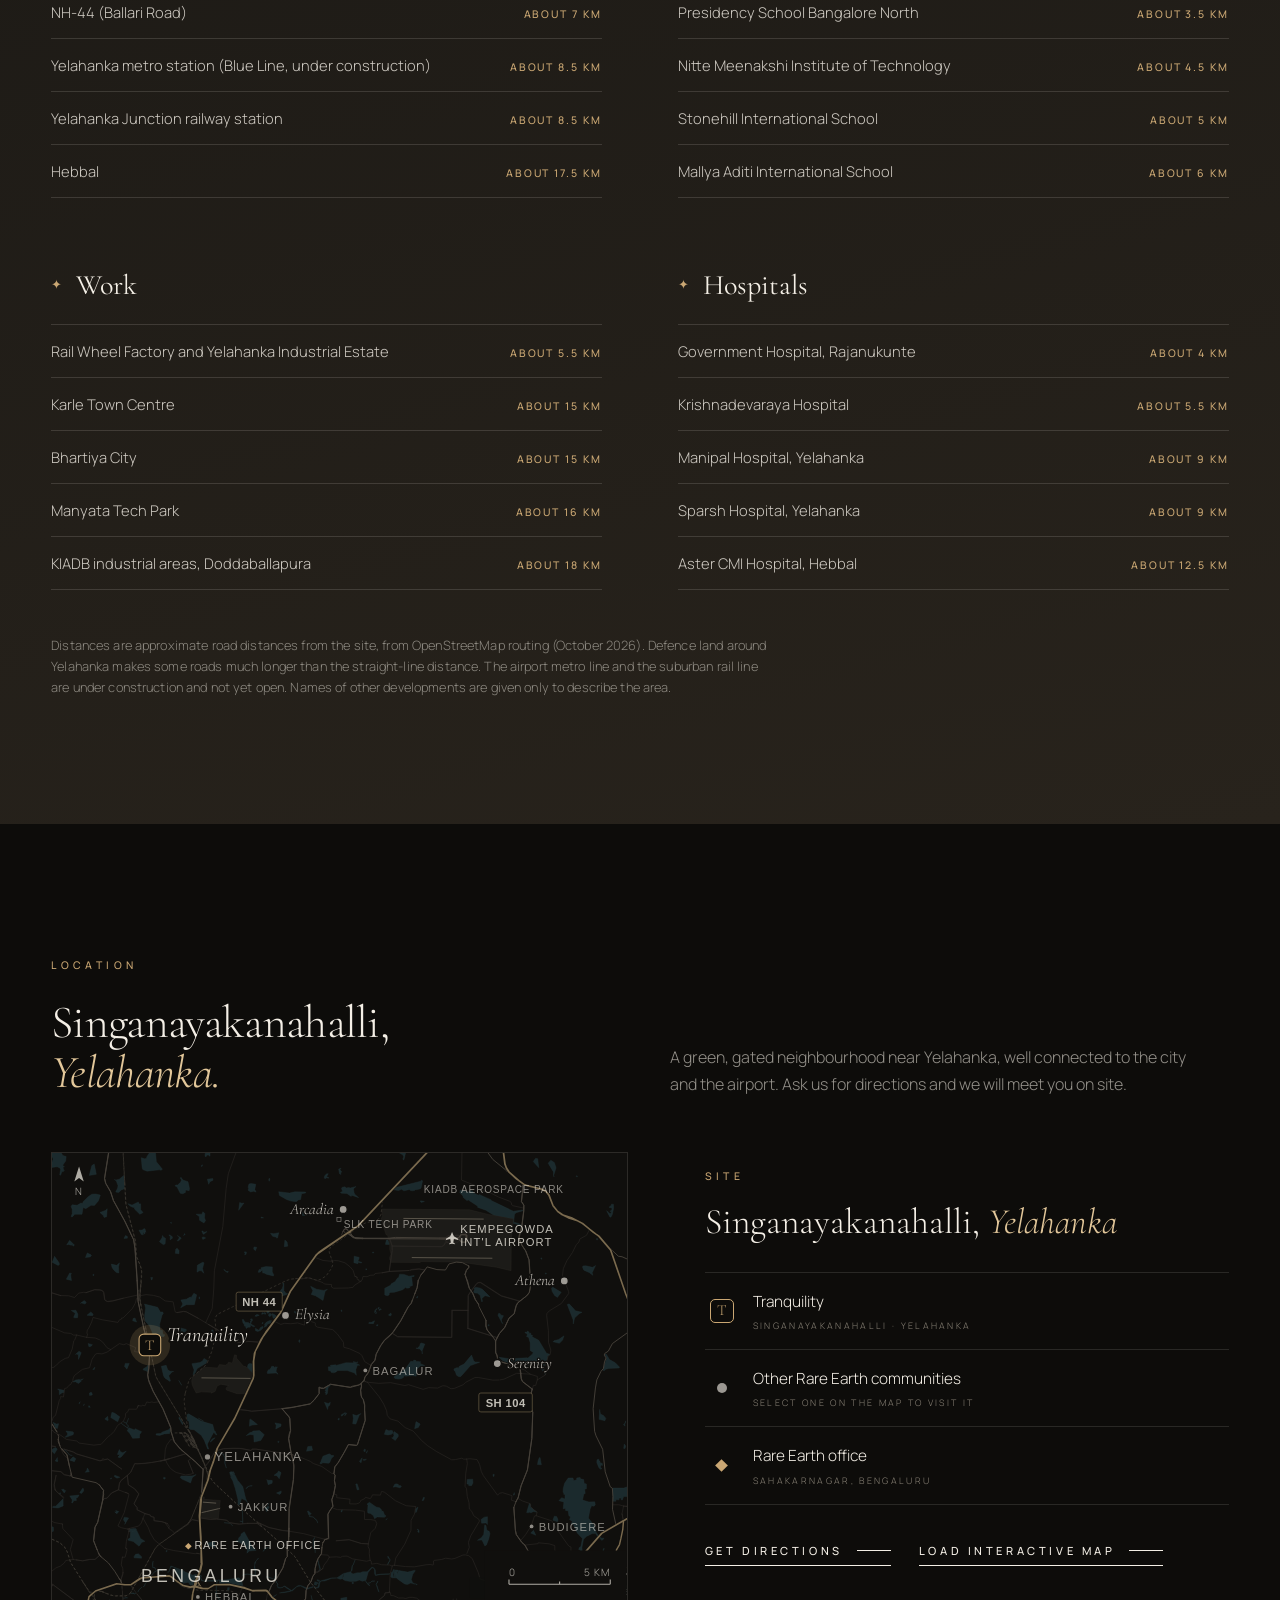
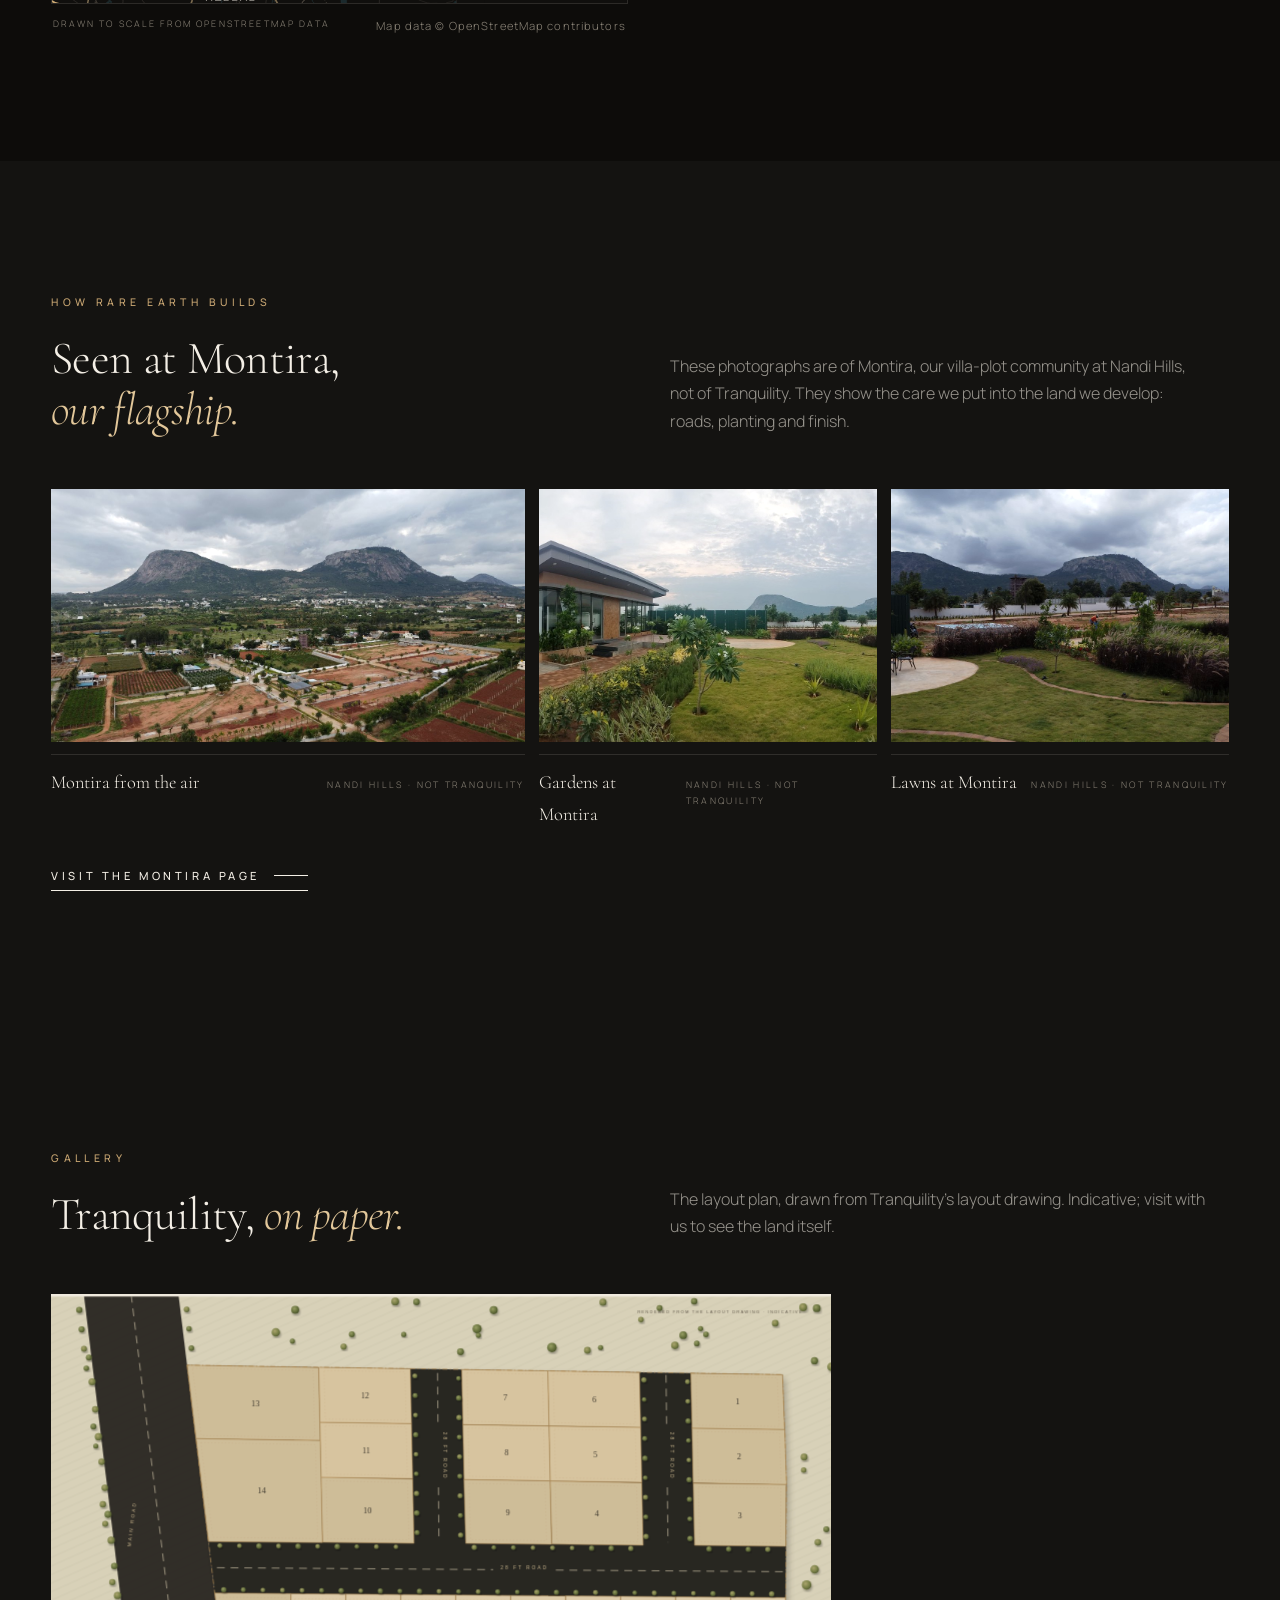
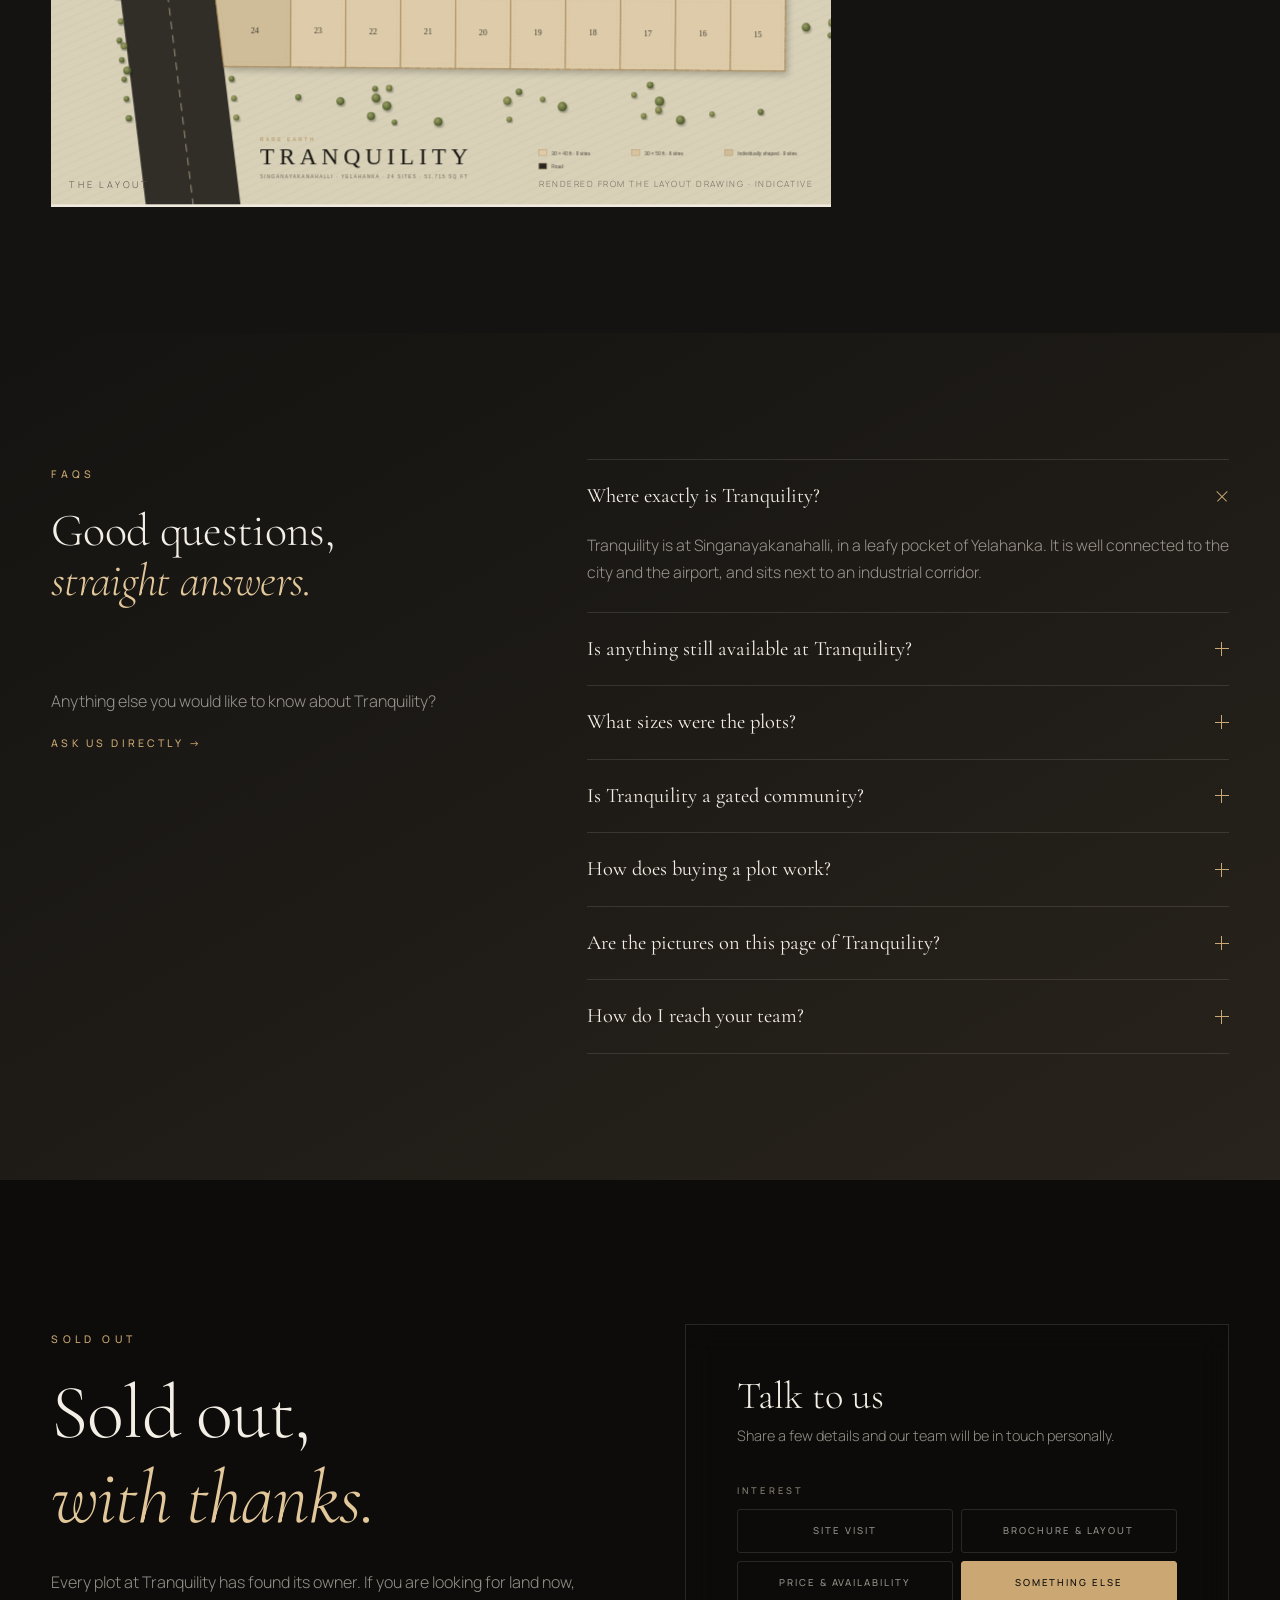
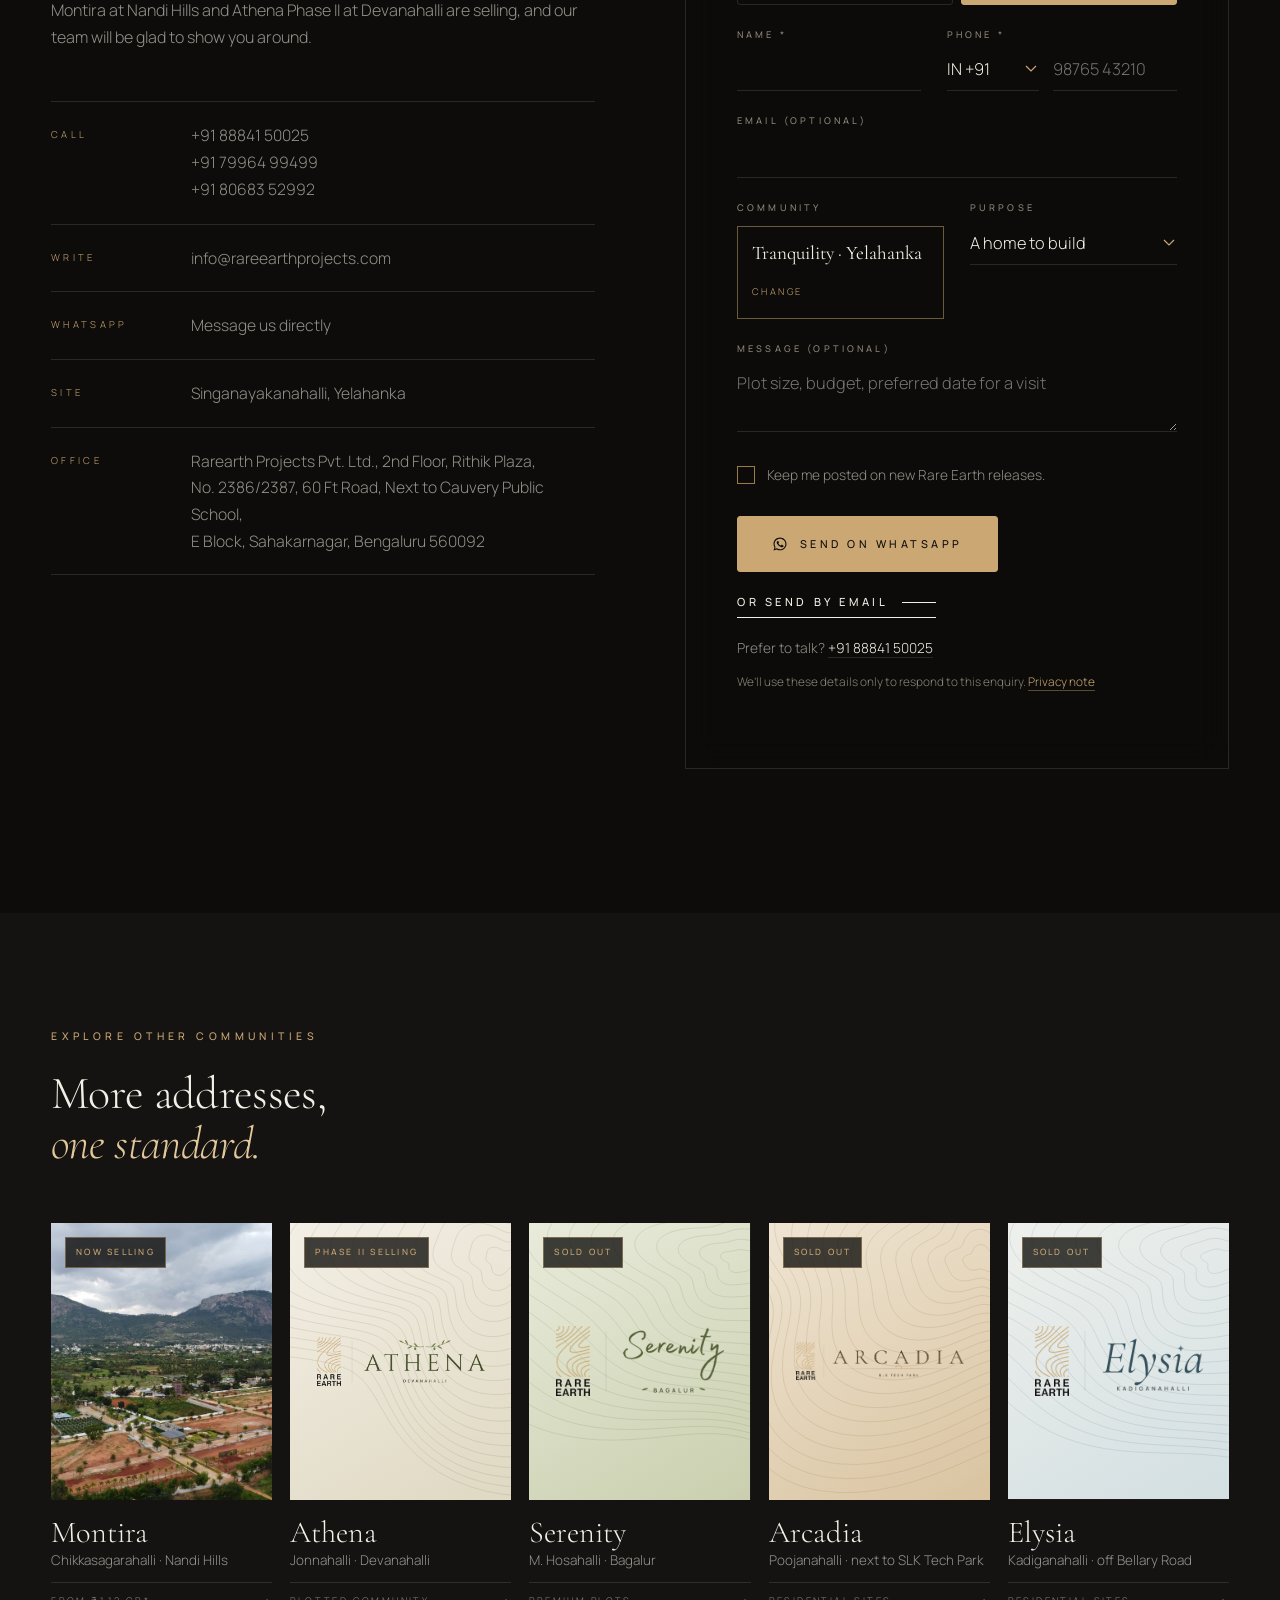
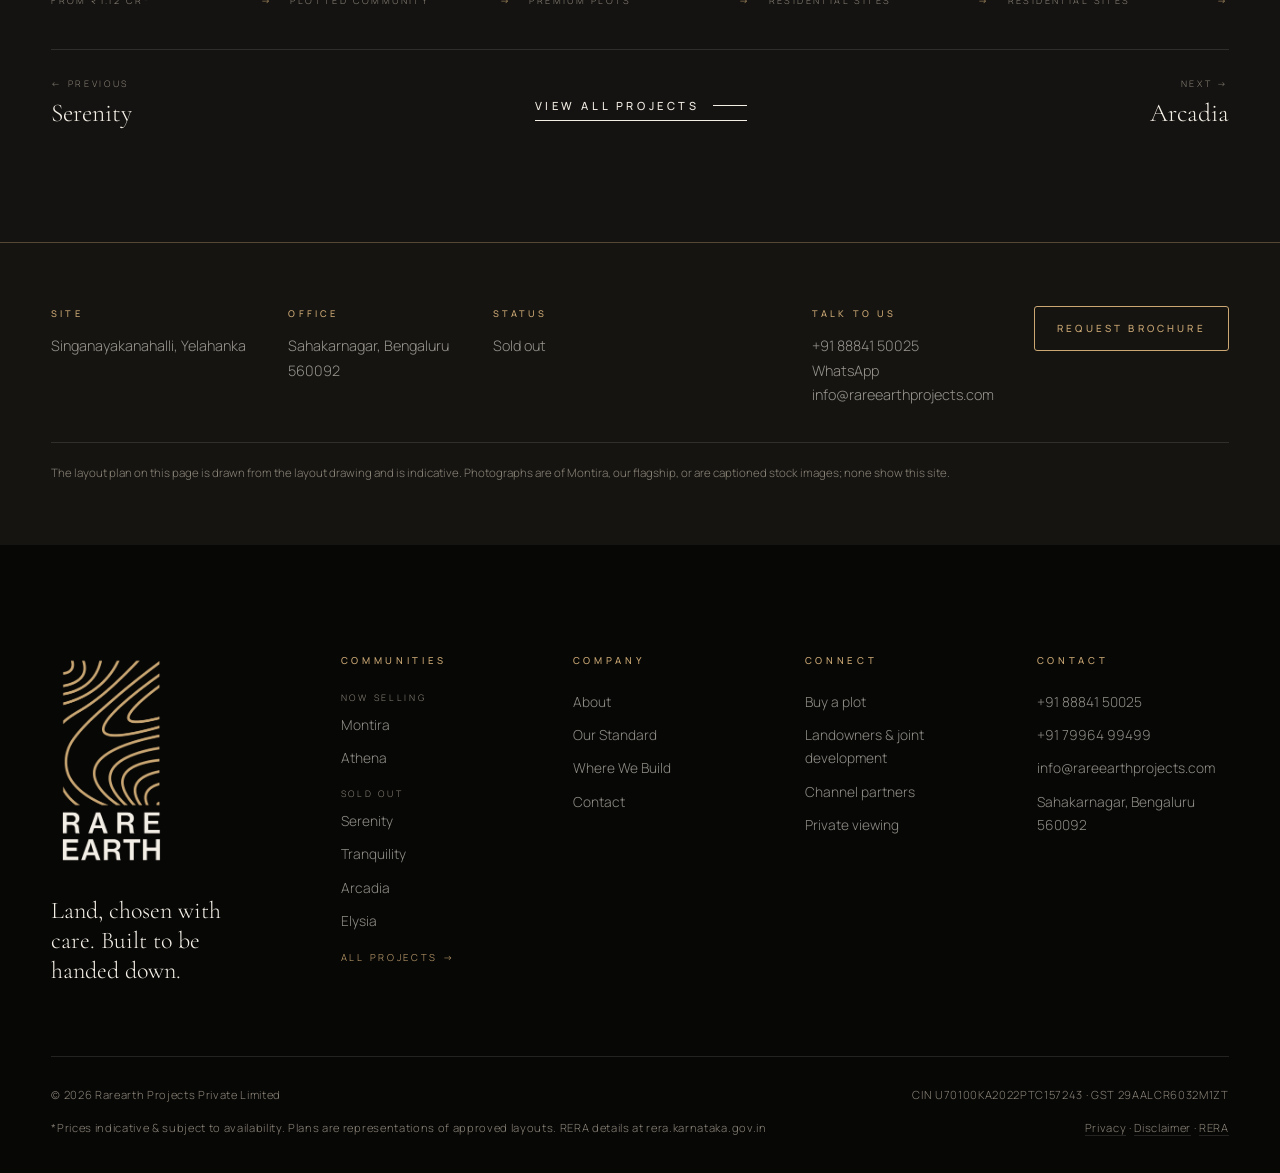
<file: projects/tranquility/index.html>
<!doctype html>
<!--
  =====================================================================
  RARE EARTH PROJECTS · TRANQUILITY · official project page
  Built on the Serenity page (illustrative-project template).
  Shared:      assets/css/site.css + project.css + project-ill.css,
               assets/js/projects-data.js, site.js, enquiry.js,
               plan-viewer.js, project.js, project-ill.js
  Tranquility: assets/css/tranquility.css (charcoal & gold identity,
               neighbourhood band, viewing-to-registration path,
               real-roads location map)
               assets/js/tranquility.js (shows Layout / Gallery only
               once their renders exist, map pins from projects-data)
  Facts: only the owner's own copy (projects-data.js tranquility):
  gated premium plots at Singanayakanahalli, Yelahanka; green
  neighbourhood; sold out (owner, 23 Oct 2026); well connected to the city and
  the airport; next to an industrial corridor (not named until the owner
  confirms it), high appreciation potential (words only, no figures).
  Layout facts (23 Oct 2026) come from the owner's layout drawing (PDF,
  Jul 2023): 24 sites (9 x 30x40, 6 x 30x50, 9 individually shaped),
  28 ft internal roads, 51,715 sq ft in all. The Layout section shows
  assets/renders/tranquility-plan.svg in the shared plan viewer. The
  drawing numbers two sites "15"; they are shown as drawn until the
  owner confirms the numbering. No prices or distances are published;
  the location block is a crop of the real OpenStreetMap-derived base
  (assets/maps/presence-base.svg). There are no 3D renders (owner
  decision, 23 Oct 2026): the hero and overview show gold contour art.
  FAQ text and FAQPage JSON-LD must stay word for word equal
  (regenerate with scratchpad webqa/ill/faq.py).
  =====================================================================
-->
<html lang="en" class="no-js">
<head>
<meta charset="utf-8">
<meta name="viewport" content="width=device-width, initial-scale=1">
<script>document.documentElement.classList.remove('no-js')</script>
<title>Plots in Yelahanka, Bengaluru | Tranquility by Rare Earth</title>
<meta name="description" content="24 gated premium sites at Singanayakanahalli, in a leafy pocket of Yelahanka, well connected to the city and the airport. Now sold out.">
<link rel="canonical" href="https://www.rareearthprojects.com/projects/tranquility/">
<meta name="theme-color" content="#141311">
<meta property="og:type" content="website">
<meta property="og:site_name" content="Rare Earth Projects">
<meta property="og:title" content="Tranquility | Premium Plots at Yelahanka">
<meta property="og:description" content="Premium plots in a green, gated neighbourhood near Yelahanka. Now sold out.">
<meta property="og:url" content="https://www.rareearthprojects.com/projects/tranquility/">
<meta property="og:image" content="https://www.rareearthprojects.com/assets/og/tranquility.jpg">
<meta property="og:image:width" content="1200">
<meta property="og:image:height" content="630">
<meta property="og:image:alt" content="Tranquility, premium plots at Singanayakanahalli, Yelahanka, by Rare Earth Projects">
<meta name="twitter:card" content="summary_large_image">
<link rel="icon" type="image/png" href="../../assets/mark-gold.png">
<link rel="preconnect" href="https://fonts.googleapis.com">
<link rel="preconnect" href="https://fonts.gstatic.com" crossorigin>
<link href="https://fonts.googleapis.com/css2?family=Cormorant+Garamond:ital,wght@0,300;0,400;0,500;1,300;1,400&family=Manrope:wght@300;400;500;600&display=swap" rel="stylesheet">
<link rel="stylesheet" href="../../assets/css/site.css">
<link rel="stylesheet" href="../../assets/css/project.css">
<link rel="stylesheet" href="../../assets/css/project-ill.css">
<link rel="stylesheet" href="../../assets/css/tranquility.css">

<script type="application/ld+json">
{"@context":"https://schema.org","@type":"Organization","name":"Rare Earth Projects","alternateName":["Rare Earth","Rarearth Projects"],"sameAs":["https://www.linkedin.com/company/rarearth-projects-private-limited/"],"legalName":"Rarearth Projects Private Limited","url":"https://www.rareearthprojects.com/","logo":"https://www.rareearthprojects.com/assets/logo-vertical.png","email":"info@rareearthprojects.com","telephone":"+91-88841-50025","address":{"@type":"PostalAddress","streetAddress":"2nd Floor, Rithik Plaza, No. 2386/2387, 60 Ft Road, E Block, Sahakarnagar","addressLocality":"Bengaluru","postalCode":"560092","addressRegion":"Karnataka","addressCountry":"IN"}}
</script>
<script type="application/ld+json">
{"@context":"https://schema.org","@type":"Residence","name":"Tranquility","description":"Gated, ready-to-register premium residential plots at Singanayakanahalli, in a leafy pocket of Yelahanka, well connected to the city and the airport.","url":"https://www.rareearthprojects.com/projects/tranquility/","address":{"@type":"PostalAddress","addressLocality":"Singanayakanahalli, Yelahanka","addressRegion":"Karnataka","addressCountry":"IN"},"geo":{"@type":"GeoCoordinates","latitude":13.1503397,"longitude":77.5698767},"amenityFeature":[{"@type":"LocationFeatureSpecification","name":"Gated community","value":true}]}
</script>
<script type="application/ld+json">
{"@context":"https://schema.org","@type":"BreadcrumbList","itemListElement":[{"@type":"ListItem","position":1,"name":"Home","item":"https://www.rareearthprojects.com/"},{"@type":"ListItem","position":2,"name":"Projects","item":"https://www.rareearthprojects.com/projects/"},{"@type":"ListItem","position":3,"name":"Tranquility","item":"https://www.rareearthprojects.com/projects/tranquility/"}]}
</script>
<!-- faqld:start -->
<script type="application/ld+json">
{"@context": "https://schema.org", "@type": "FAQPage", "mainEntity": [{"@type": "Question", "name": "Where exactly is Tranquility?", "acceptedAnswer": {"@type": "Answer", "text": "Tranquility is at Singanayakanahalli, in a leafy pocket of Yelahanka. It is well connected to the city and the airport, and sits next to an industrial corridor."}}, {"@type": "Question", "name": "Is anything still available at Tranquility?", "acceptedAnswer": {"@type": "Answer", "text": "No. Tranquility is sold out: all 24 sites have found their owners. Montira at Nandi Hills and Athena Phase II at Devanahalli are selling now."}}, {"@type": "Question", "name": "What sizes were the plots?", "acceptedAnswer": {"@type": "Answer", "text": "Tranquility has 24 sites: nine of 30 × 40 ft, six of 30 × 50 ft and nine individually shaped."}}, {"@type": "Question", "name": "Is Tranquility a gated community?", "acceptedAnswer": {"@type": "Answer", "text": "Yes. Tranquility is a gated community of premium residential plots."}}, {"@type": "Question", "name": "How does buying a plot work?", "acceptedAnswer": {"@type": "Answer", "text": "One team takes you from private viewing through documents and bank loans to registration. That is how every Tranquility owner bought, and how we work at Montira and Athena today."}}, {"@type": "Question", "name": "Are the pictures on this page of Tranquility?", "acceptedAnswer": {"@type": "Answer", "text": "No. The layout plan is rendered from Tranquility's layout drawing and is indicative. The photographs of Montira show our flagship community at Nandi Hills, and the airport and metro pictures are illustrative stock photographs of Bengaluru. None of them are photographs of Tranquility. Ask us for the drawing itself, or visit the site with our team."}}, {"@type": "Question", "name": "How do I reach your team?", "acceptedAnswer": {"@type": "Answer", "text": "Send us a message on WhatsApp, call +91 88841 50025 or use the form on this page, and our team will be in touch personally."}}]}
</script>
<!-- faqld:end -->
</head>

<body class="tq-noplan tq-nogal" data-root="../../" data-page="project" data-project="tranquility" data-mode="dark" data-paper="dark" data-hero="dark">
<div data-site="header"></div>
<noscript><nav class="wrap" style="padding:24px 0;font-size:.8rem;letter-spacing:.2em;text-transform:uppercase"><a href="../../">Rare Earth Projects</a> · <a href="../">All projects</a> · <a href="../../contact/">Contact</a></nav></noscript>

<main id="main">

<!-- =============== HERO =============== -->
<section class="proj dark p-hero ill-hero tq-hero" id="top" data-ill-render>
  <div class="proj-cover">
    <div class="media">
      <div class="art a-tranq" data-seed="11" aria-hidden="true"></div>
    </div>
    <nav class="crumbs" aria-label="Breadcrumb"><ol class="wrap"><li><a href="../../">Home</a></li><li><a href="../">Projects</a></li><li aria-current="page">Tranquility</li></ol></nav>
    <div class="ttl"><div class="wrap">
      <div>
        <span class="kicker rv">Sold Out · Premium Plots · Yelahanka</span>
        <h1 class="p-logo" data-autostart><img src="../../assets/logos/tranquility-on-dark.webp" width="1196" height="336" alt="Tranquility by Rare Earth" fetchpriority="high"></h1>
        <p class="tagline rv d1">Premium plots in a green, gated neighbourhood near Yelahanka.</p>
        <div class="hero-cta rv d2">
          <a class="pill solid" href="../?tab=now">See communities now selling</a>
          <button type="button" class="link" data-enquire="general" data-source="hero-ask" data-message="I’d like to know more about Tranquility and the communities you have now selling.">Ask us about Tranquility <span class="ln"></span></button>
        </div>
        <span class="micro rv d2"><span data-fact="status">Sold out</span> · Singanayakanahalli, Yelahanka</span>
      </div>
      <div class="facts rv d2"><div><b>24</b><span>Sites</span></div><div><b>Gated</b><span>Community</span></div><div><b>Sold out</b><span>Every site</span></div></div>
    </div></div>
  </div>
</section>
<!-- sticky sub-nav is inserted here by project.js -->

<!-- =============== OVERVIEW =============== -->
<section class="p-base ill-overview" id="overview" data-nav="Overview">
  <div class="wrap">
    <div class="proj-body">
      <div class="rv">
        <span class="kicker">The Community</span>
        <h2 class="display h-md">Green, connected, <em>quietly appreciating.</em></h2>
        <p class="body-l">Tranquility at Singanayakanahalli brought 24 gated plots to a leafy pocket of Yelahanka, and every one has now found its owner. It's well connected to the city and the airport, and sits next to an industrial corridor, which supports strong long-term appreciation.</p>
        <div data-auto="highlights"></div>
        <div class="acts">
          <a class="pill solid" href="../?tab=now">See communities now selling</a>
          <button type="button" class="link" data-enquire="general" data-source="overview-ask" data-message="I’d like to know more about Tranquility and the communities you have now selling.">Ask us about Tranquility <span class="ln"></span></button>
        </div>
      </div>
      <div class="rv d1">
        <div data-auto="specs"></div>
        <figure class="ill-fig ov-fig" data-ill-render>
          <div class="ill-frame">
            <div class="art a-tranq tq-survey" data-seed="29" aria-hidden="true">
              <div class="tq-bm">
                <svg viewBox="-70 -70 140 140" focusable="false"><circle class="o" r="30"/><circle class="i" r="3.2"/><path d="M-66 0H-40M40 0H66M0 -66V-40M0 40V66"/></svg>
                <span class="ll">13.15° N · 77.57° E</span>
                <span class="pl">Singanayakanahalli</span>
              </div>
            </div>
          </div>
          <figcaption><span class="c-art">The site · Singanayakanahalli, Yelahanka</span><i>Gated community · sold out</i></figcaption>
        </figure>
      </div>
    </div>
  </div>
</section>

<!-- =============== LAYOUT (rendered from the layout drawing) =============== -->
<section class="p-sec bone on-light tq-layout" id="layout" data-nav="Layout" data-requires="plan">
  <div class="wrap">
    <div class="sec-head">
      <div><span class="kicker rv">The Layout</span><h2 class="display h-lg split"><span class="ln"><span>Twenty-four sites,</span></span><span class="ln"><span><em>on 28 ft roads.</em></span></span></h2></div>
      <p class="body-l rv d1">Rendered from Tranquility's layout drawing: 24 sites on about 1.19 acres, off a main road, with 28 ft internal roads. Nine sites are 30 × 40 ft, six are 30 × 50 ft and nine are individually shaped. Zoom in to read every site number.</p>
    </div>
    <div class="layout-open rv"><button type="button" class="pill" data-layout-open aria-controls="layout-plan" aria-expanded="false"><span>View the layout plan</span></button><small>Rendered from the layout drawing · indicative</small></div>
    <div id="layout-plan" data-layout-reveal hidden>
      <div data-plan-viewer></div>
    </div>
  </div>
</section>

<!-- =============== FROM VIEWING TO REGISTRATION =============== -->
<section class="p-sec p-paper ill-sec tq-path" id="path" data-nav="Registration">
  <svg class="ill-contours" data-contours data-seed="23" data-count="18" data-cx="160" data-cy="30" data-size="1300" viewBox="0 0 1440 520" preserveAspectRatio="xMidYMin slice" aria-hidden="true"></svg>
  <div class="wrap">
    <div class="sec-head">
      <div><span class="kicker rv">From viewing to registration</span><h2 class="display h-lg split"><span class="ln"><span>Personally</span></span><span class="ln"><span><em>handled.</em></span></span></h2></div>
      <p class="body-l rv d1">Every plot at Tranquility is now sold. This is how our team took each owner from viewing to registration, and how we work at Montira and Athena today.</p>
    </div>
    <ol class="ill-path rv">
      <li><b>Private viewing</b><p>We host you on site at Singanayakanahalli and walk you through the community, without any pressure.</p></li>
      <li><b>Documents</b><p>We share the documents for the plot you choose and answer every question about them.</p></li>
      <li><b>Bank loan</b><p>If you are taking a home loan, we help you with the paperwork your bank asks for.</p></li>
      <li><b>Registration</b><p>The plots were ready for registration, so each owner could register as soon as they were ready.</p></li>
    </ol>
    <div class="ill-path-foot rv">
      <span class="tq-status"><small>Status</small><b data-fact="status">Sold out</b></span>
      <a class="pill solid" href="../?tab=now">See communities now selling</a>
      <button type="button" class="link" data-enquire="general" data-source="path-docs" data-message="Please share the documents for Tranquility before my visit.">Request the document set <span class="ln"></span></button>
    </div>
  </div>
</section>

<!-- =============== NEIGHBOURHOOD (Elysia format; research 23 Oct 2026, road distances from OpenStreetMap routing) =============== -->
<section class="p-sec ill-sec nbh tq-band" id="neighbourhood" data-nav="Neighbourhood">
  <svg class="ill-contours" data-contours data-seed="11" data-count="18" data-cx="200" data-cy="20" data-size="1300" viewBox="0 0 1440 520" preserveAspectRatio="xMidYMin slice" aria-hidden="true"></svg>
  <div class="wrap">
    <div class="sec-head">
      <div><span class="kicker rv">The Neighbourhood</span><h2 class="display h-lg split"><span class="ln"><span>A leafy pocket</span></span><span class="ln"><span><em>of Yelahanka.</em></span></span></h2></div>
      <p class="body-l rv d1">Tranquility is at Singanayakanahalli, just off Doddaballapur Road (<span class="nw">SH-9</span>) north of Yelahanka. Colleges such as BMSIT and Nitte Meenakshi, schools such as VIBGYOR and Stonehill, and Yelahanka New Town are a short drive away, and <span class="nw">NH-44</span> to the airport is about 7 km.</p>
    </div>

    <div class="nb-transit rv">
      <div><b>400 m</b><span>To Doddaballapur Road (<span class="nw">SH-9</span>)</span></div>
      <div><b>4.3 km</b><span>To Rajanukunte railway station</span></div>
      <div><b>6.8 km</b><span>To Yelahanka New Town</span></div>
      <div><b>19 km</b><span>To Kempegowda International Airport</span></div>
    </div>

    <div class="nb-scenes">
      <figure class="rv"><img src="../../assets/stock/bengaluru-airport-t2-garden-sm.jpg" srcset="../../assets/stock/bengaluru-airport-t2-garden-sm.jpg 800w, ../../assets/stock/bengaluru-airport-t2-garden.jpg 1600w" sizes="(max-width:767px) 100vw, 50vw" width="1600" height="1200" alt="The garden inside Terminal 2 of Kempegowda International Airport" loading="lazy" decoding="async"><figcaption><span>Kempegowda International Airport, Terminal 2 · about 19 km</span><i>Stock photograph · vamcy CCC / Unsplash</i></figcaption></figure>
      <figure class="rv d1"><img src="../../assets/stock/bengaluru-metro-sunset-sm.jpg" srcset="../../assets/stock/bengaluru-metro-sunset-sm.jpg 800w, ../../assets/stock/bengaluru-metro-sunset.jpg 1600w" sizes="(max-width:767px) 100vw, 50vw" width="1600" height="900" alt="A Namma Metro station in Bengaluru at sunset" loading="lazy" decoding="async"><figcaption><span>Namma Metro, Bengaluru · Yelahanka station on the airport line is being built</span><i>Stock photograph · Jithin Vijayamohanan / Unsplash</i></figcaption></figure>
    </div>

    <div class="nb-lists">
      <div class="rv">
        <h3><i aria-hidden="true">✦</i> Getting around</h3>
        <ul>
          <li><span>Doddaballapur Road (<span class="nw">SH-9</span>)</span><b>About 400 m</b></li>
          <li><span>Rajanukunte station, a planned suburban rail terminus</span><b>About 4.5 km</b></li>
          <li><span><span class="nw">NH-44</span> (Ballari Road)</span><b>About 7 km</b></li>
          <li><span>Yelahanka metro station (Blue Line, under construction)</span><b>About 8.5 km</b></li>
          <li><span>Yelahanka Junction railway station</span><b>About 8.5 km</b></li>
          <li><span>Hebbal</span><b>About 17.5 km</b></li>
        </ul>
      </div>
      <div class="rv d1">
        <h3><i aria-hidden="true">✦</i> Schools &amp; colleges</h3>
        <ul>
          <li><span>VIBGYOR High, Yelahanka</span><b>About 2.5 km</b></li>
          <li><span>BMS Institute of Technology &amp; Management</span><b>About 3 km</b></li>
          <li><span>Presidency School Bangalore North</span><b>About 3.5 km</b></li>
          <li><span>Nitte Meenakshi Institute of Technology</span><b>About 4.5 km</b></li>
          <li><span>Stonehill International School</span><b>About 5 km</b></li>
          <li><span>Mallya Aditi International School</span><b>About 6 km</b></li>
        </ul>
      </div>
      <div class="rv">
        <h3><i aria-hidden="true">✦</i> Work</h3>
        <ul>
          <li><span>Rail Wheel Factory and Yelahanka Industrial Estate</span><b>About 5.5 km</b></li>
          <li><span>Karle Town Centre</span><b>About 15 km</b></li>
          <li><span>Bhartiya City</span><b>About 15 km</b></li>
          <li><span>Manyata Tech Park</span><b>About 16 km</b></li>
          <li><span>KIADB industrial areas, Doddaballapura</span><b>About 18 km</b></li>
        </ul>
      </div>
      <div class="rv d1">
        <h3><i aria-hidden="true">✦</i> Hospitals</h3>
        <ul>
          <li><span>Government Hospital, Rajanukunte</span><b>About 4 km</b></li>
          <li><span>Krishnadevaraya Hospital</span><b>About 5.5 km</b></li>
          <li><span>Manipal Hospital, Yelahanka</span><b>About 9 km</b></li>
          <li><span>Sparsh Hospital, Yelahanka</span><b>About 9 km</b></li>
          <li><span>Aster CMI Hospital, Hebbal</span><b>About 12.5 km</b></li>
        </ul>
      </div>
    </div>
    <p class="ph-note nb-src">Distances are approximate road distances from the site, from OpenStreetMap routing (October 2026). Defence land around Yelahanka makes some roads much longer than the straight-line distance. The airport metro line and the suburban rail line are under construction and not yet open. Names of other developments are given only to describe the area.</p>
  </div>
</section>

<!-- =============== LOCATION =============== -->
<section class="p-sec p-dark" id="location" data-nav="Location">
  <div class="wrap">
    <div class="sec-head">
      <div><span class="kicker rv">Location</span><h2 class="display h-md split"><span class="ln"><span>Singanayakanahalli,</span></span><span class="ln"><span><em>Yelahanka.</em></span></span></h2></div>
      <p class="body-l rv d1">A green, gated neighbourhood near Yelahanka, well connected to the city and the airport. Ask us for directions and we will meet you on site.</p>
    </div>
    <!-- Filled statically (project.js only fills an empty slot): a crop of the real
         OpenStreetMap-derived base map (1000 x 1226 units) at x 0–850, y 560–1226.
         Pins: map_xy (460 x 563.96 viewBox) × 1000/460; tranquility.js re-places the
         Tranquility pin and adds the other communities from projects-data.js. -->
    <div class="rv" data-auto="location">
      <div class="locm tq-loc">
        <figure class="locm-map tq-map">
          <div class="tq-map-in">
            <img class="tq-map-base" src="../../assets/maps/presence-base.svg" width="1000" height="1226" alt="" loading="lazy" decoding="async">
            <svg class="tq-map-pins" viewBox="0 560 850 666" role="group" aria-labelledby="tq-map-t">
              <title id="tq-map-t">Map of the area around Tranquility at Singanayakanahalli, Yelahanka, showing Bengaluru, Yelahanka, NH 44 and Kempegowda International Airport, with other Rare Earth communities. Drawn to scale from OpenStreetMap data.</title>
              <rect class="plate" x="640" y="1148" width="210" height="78"/>
              <g class="tq-scale" transform="translate(676 1198)" aria-hidden="true"><path d="M0 0H149.8M0 -7V0M74.9 -4V0M149.8 -7V0"/><text x="0" y="-13">0</text><text x="149.8" y="-13" text-anchor="end">5 KM</text></g>
              <g class="tq-north" transform="translate(40 598)" aria-hidden="true"><path d="M0 -18L7 4L0 -1L-7 4Z"/><text y="24" text-anchor="middle">N</text></g>
              <g class="tq-others" data-tq-others></g>
              <g class="tq-pin" data-tq-pin transform="translate(144.8 843.9)">
                <circle class="halo" r="30"/>
                <rect x="-16" y="-16" width="32" height="32" rx="7"/>
                <text text-anchor="middle" dy="7.5" aria-hidden="true">T</text>
                <text class="lb" x="26" y="-6">Tranquility</text>
              </g>
            </svg>
          </div>
          <figcaption><span>Drawn to scale from OpenStreetMap data</span><i>Map data © OpenStreetMap contributors</i></figcaption>
        </figure>
        <div class="locm-side tq-loc-side">
          <span class="kicker">Site</span>
          <p class="tq-addr">Singanayakanahalli, <em>Yelahanka</em></p>
          <ul class="tq-key">
            <li><span class="k k-pin" aria-hidden="true">T</span><span>Tranquility<small>Singanayakanahalli · Yelahanka</small></span></li>
            <li><span class="k k-dot" aria-hidden="true"></span><span>Other Rare Earth communities<small>Select one on the map to visit it</small></span></li>
            <li><span class="k k-office" aria-hidden="true"></span><span>Rare Earth office<small>Sahakarnagar, Bengaluru</small></span></li>
          </ul>
          <div class="locm-acts">
            <a class="link" href="https://www.google.com/maps/dir/?api=1&amp;destination=13.1503397,77.5698767" target="_blank" rel="noopener" data-tq-directions>Get directions <span class="ln"></span></a>
            <button type="button" class="link" data-tq-map-load>Load interactive map <span class="ln"></span></button>
          </div>
          <div class="locm-embed" hidden></div>
        </div>
      </div>
    </div>
  </div>
</section>

<!-- =============== HOW RARE EARTH BUILDS (Montira photographs, captioned) =============== -->
<section class="p-sec p-base nb-way" id="rare-earth-way" data-nav="How we build">
  <div class="wrap">
    <div class="sec-head">
      <div><span class="kicker rv">How Rare Earth builds</span><h2 class="display h-md split"><span class="ln"><span>Seen at Montira,</span></span><span class="ln"><span><em>our flagship.</em></span></span></h2></div>
      <p class="body-l rv d1">These photographs are of Montira, our villa-plot community at Nandi Hills, not of Tranquility. They show the care we put into the land we develop: roads, planting and finish.</p>
    </div>
    <div class="nb-photos">
      <figure class="rv"><img src="../../assets/montira/aerial-sm.jpg" width="1200" height="675" alt="Montira at Nandi Hills from the air" loading="lazy" decoding="async"><figcaption><span>Montira from the air</span><i>Nandi Hills · not Tranquility</i></figcaption></figure>
      <figure class="rv d1"><img src="../../assets/montira/garden-pavilion-sm.jpg" width="1200" height="675" alt="Landscaped gardens and a glass-fronted pavilion at Montira, with Nandi Hills beyond" loading="lazy" decoding="async"><figcaption><span>Gardens at Montira</span><i>Nandi Hills · not Tranquility</i></figcaption></figure>
      <figure class="rv d2"><img src="../../assets/montira/lawns-sm.jpg" width="1200" height="675" alt="Lawns at Montira" loading="lazy" decoding="async"><figcaption><span>Lawns at Montira</span><i>Nandi Hills · not Tranquility</i></figcaption></figure>
    </div>
    <div class="acts rv"><a class="link" href="../montira/">Visit the Montira page <span class="ln"></span></a></div>
  </div>
</section>

<!-- =============== GALLERY =============== -->
<section class="p-sec p-base" id="gallery" data-nav="Gallery">
  <div class="wrap">
    <div class="sec-head">
      <div><span class="kicker rv">Gallery</span><h2 class="display h-md split"><span class="ln"><span>Tranquility, <em>on paper.</em></span></span></h2></div>
      <p class="body-l rv d1" data-ph-text="Ask us for photographs of Tranquility, or visit with us to see the land itself.">The layout plan, drawn from Tranquility's layout drawing. Indicative; visit with us to see the land itself.</p>
    </div>
    <div data-auto="gallery"></div>
  </div>
</section>

<!-- =============== FAQs (mirror in FAQPage JSON-LD) =============== -->
<section class="p-sec p-paper" id="faqs" data-nav="FAQs">
  <div class="wrap faq-grid">
    <div class="sec-head">
      <div><span class="kicker rv">FAQs</span><h2 class="display h-md split"><span class="ln"><span>Good questions,</span></span><span class="ln"><span><em>straight answers.</em></span></span></h2></div>
      <p class="body-l rv d1">Anything else you would like to know about Tranquility? <button type="button" class="btn-txt faq-ask" data-enquire="general" data-source="faq-ask">Ask us directly →</button></p>
    </div>
    <div class="acc rv" data-acc>
      <details open><summary>Where exactly is Tranquility?</summary><div class="acc-b"><p>Tranquility is at Singanayakanahalli, in a leafy pocket of Yelahanka. It is well connected to the city and the airport, and sits next to an industrial corridor.</p></div></details>
      <details><summary>Is anything still available at Tranquility?</summary><div class="acc-b"><p>No. Tranquility is sold out: all 24 sites have found their owners. Montira at Nandi Hills and Athena Phase II at Devanahalli are selling now.</p></div></details>
      <details><summary>What sizes were the plots?</summary><div class="acc-b"><p>Tranquility has 24 sites: nine of 30 × 40 ft, six of 30 × 50 ft and nine individually shaped.</p></div></details>
      <details><summary>Is Tranquility a gated community?</summary><div class="acc-b"><p>Yes. Tranquility is a gated community of premium residential plots.</p></div></details>
      <details><summary>How does buying a plot work?</summary><div class="acc-b"><p>One team takes you from private viewing through documents and bank loans to registration. That is how every Tranquility owner bought, and how we work at Montira and Athena today.</p></div></details>
      <details><summary>Are the pictures on this page of Tranquility?</summary><div class="acc-b"><p>No. The layout plan is rendered from Tranquility's layout drawing and is indicative. The photographs of Montira show our flagship community at Nandi Hills, and the airport and metro pictures are illustrative stock photographs of Bengaluru. None of them are photographs of Tranquility. Ask us for the drawing itself, or visit the site with our team.</p></div></details>
      <details><summary>How do I reach your team?</summary><div class="acc-b"><p>Send us a message on WhatsApp, call +91 88841 50025 or use the form on this page, and our team will be in touch personally.</p></div></details>
    </div>
  </div>
</section>

<!-- =============== PRIVATE VIEWING (#contact) =============== -->
<section class="viewing ill-viewing" id="contact">
  <div class="bg" data-ill-render></div>
  <div class="wrap vw-grid">
    <div>
      <span class="kicker rv">Sold out</span>
      <h2 class="display h-lg split"><span class="ln"><span>Sold out,</span></span><span class="ln"><span><em>with thanks.</em></span></span></h2>
      <p class="body-l rv">Every plot at Tranquility has found its owner. If you are looking for land now, Montira at Nandi Hills and Athena Phase II at Devanahalli are selling, and our team will be glad to show you around.</p>
      <ul class="lines rv d1">
        <li><small>Call</small><div><a href="tel:+918884150025">+91 88841 50025</a><br><a href="tel:+917996499499">+91 79964 99499</a><br><a href="tel:+918068352992">+91 80683 52992</a></div></li>
        <li><small>Write</small><a href="mailto:info@rareearthprojects.com">info@rareearthprojects.com</a></li>
        <li><small>WhatsApp</small><a href="https://wa.me/918884150025?text=Hello%20Rare%20Earth%2C%20I%E2%80%99d%20like%20to%20know%20more%20about%20Tranquility." target="_blank" rel="noopener">Message us directly</a></li>
        <li><small>Site</small><span>Singanayakanahalli, Yelahanka</span></li>
        <li><small>Office</small><span>Rarearth Projects Pvt. Ltd., 2nd Floor, Rithik Plaza,<br>No. 2386/2387, 60 Ft Road, Next to Cauvery Public School,<br>E Block, Sahakarnagar, Bengaluru 560092</span></li>
      </ul>
    </div>
    <div class="form-card rv d1" data-enquiry-form data-intent="general" data-source="project-contact">
      <h3>Talk to us</h3>
      <p>Share a few details and our team will be in touch personally.</p>
    </div>
  </div>
</section>

<!-- =============== EXPLORE OTHER COMMUNITIES =============== -->
<section class="explore p-base" aria-labelledby="ex-h">
  <div class="wrap">
    <div class="sec-head">
      <div><span class="kicker rv">Explore other communities</span><h2 id="ex-h" class="display h-md split"><span class="ln"><span>More addresses,</span></span><span class="ln"><span><em>one standard.</em></span></span></h2></div>
    </div>
    <div data-auto="explore"></div>
  </div>
</section>

<div data-auto="pfoot"></div>
</main>
<div data-site="footer"></div>

<script src="../../assets/js/projects-data.js" defer></script>
<script src="../../assets/js/site.js" defer></script>
<script src="../../assets/js/enquiry.js" defer></script>
<script src="../../assets/js/plan-viewer.js" defer></script>
<script src="../../assets/js/project.js" defer></script>
<script src="../../assets/js/project-ill.js" defer></script>
<script src="../../assets/js/tranquility.js" defer></script>
</body>
</html>
</file>
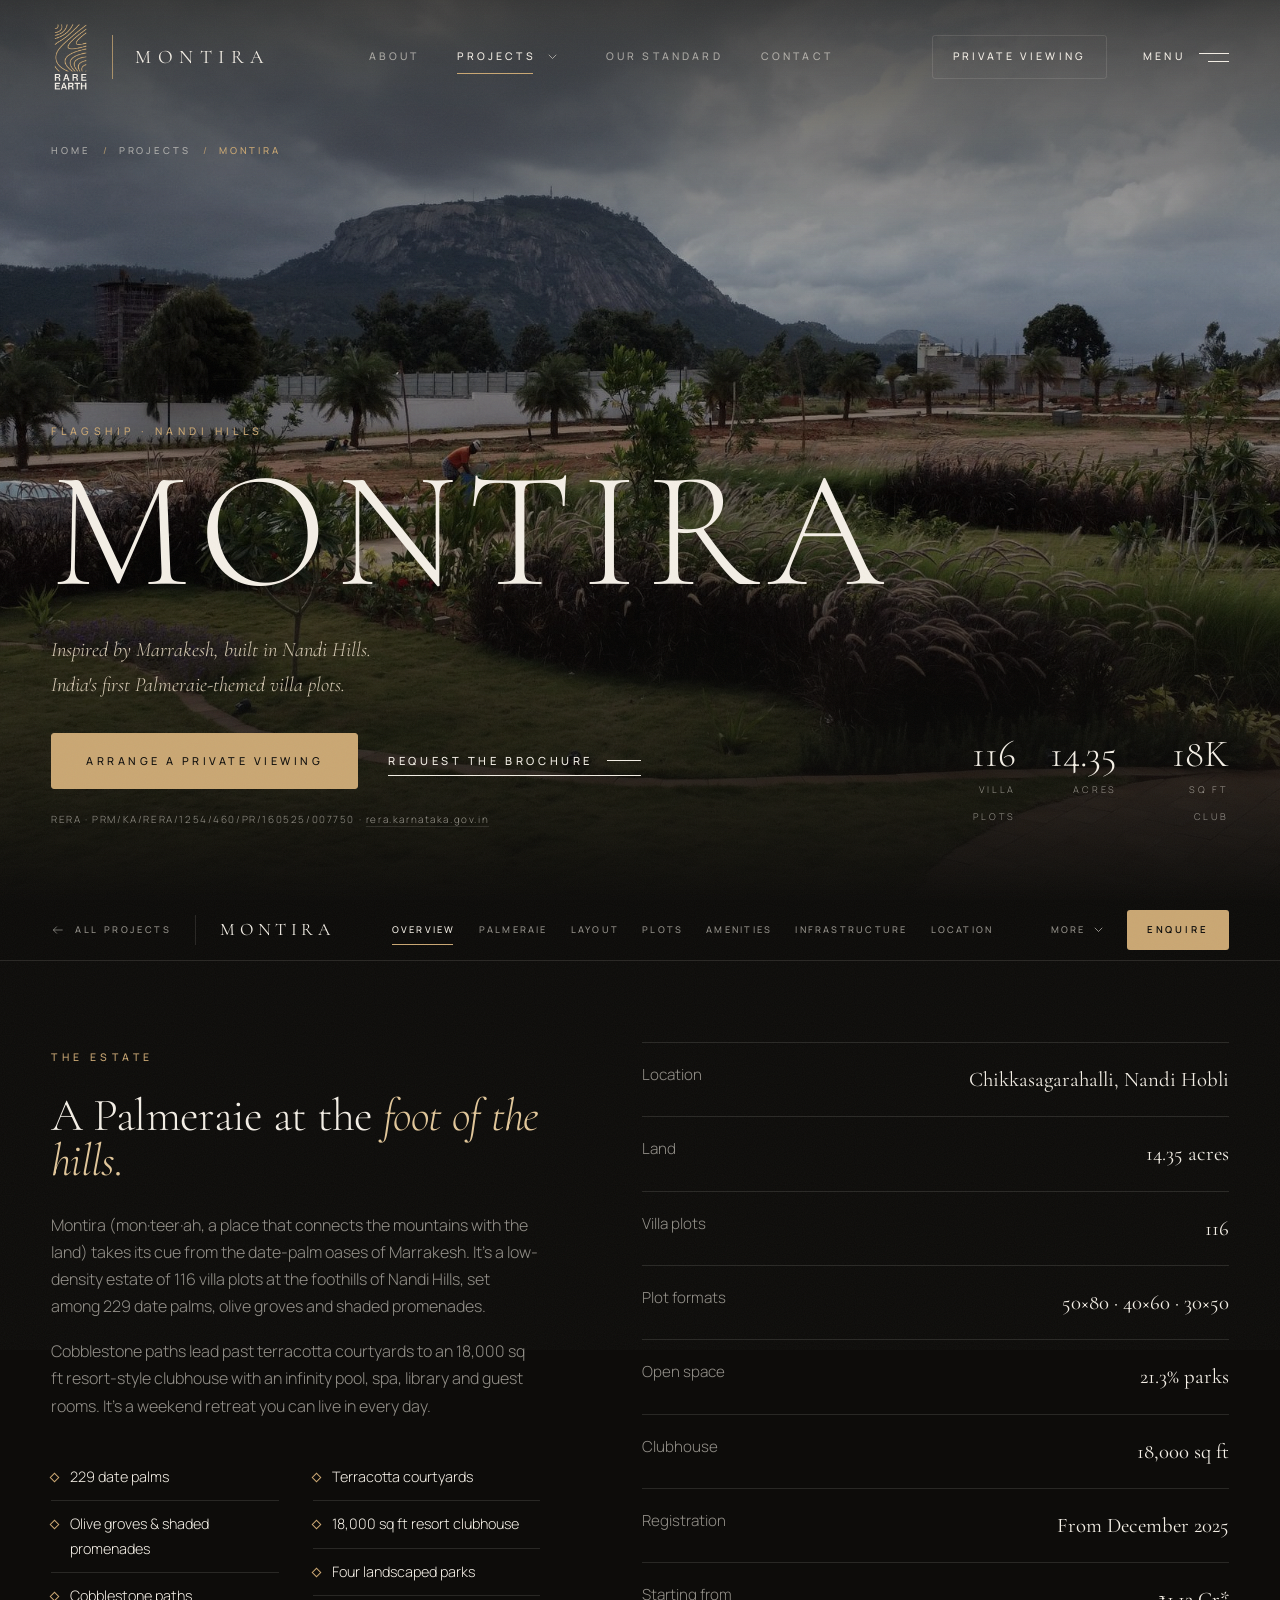
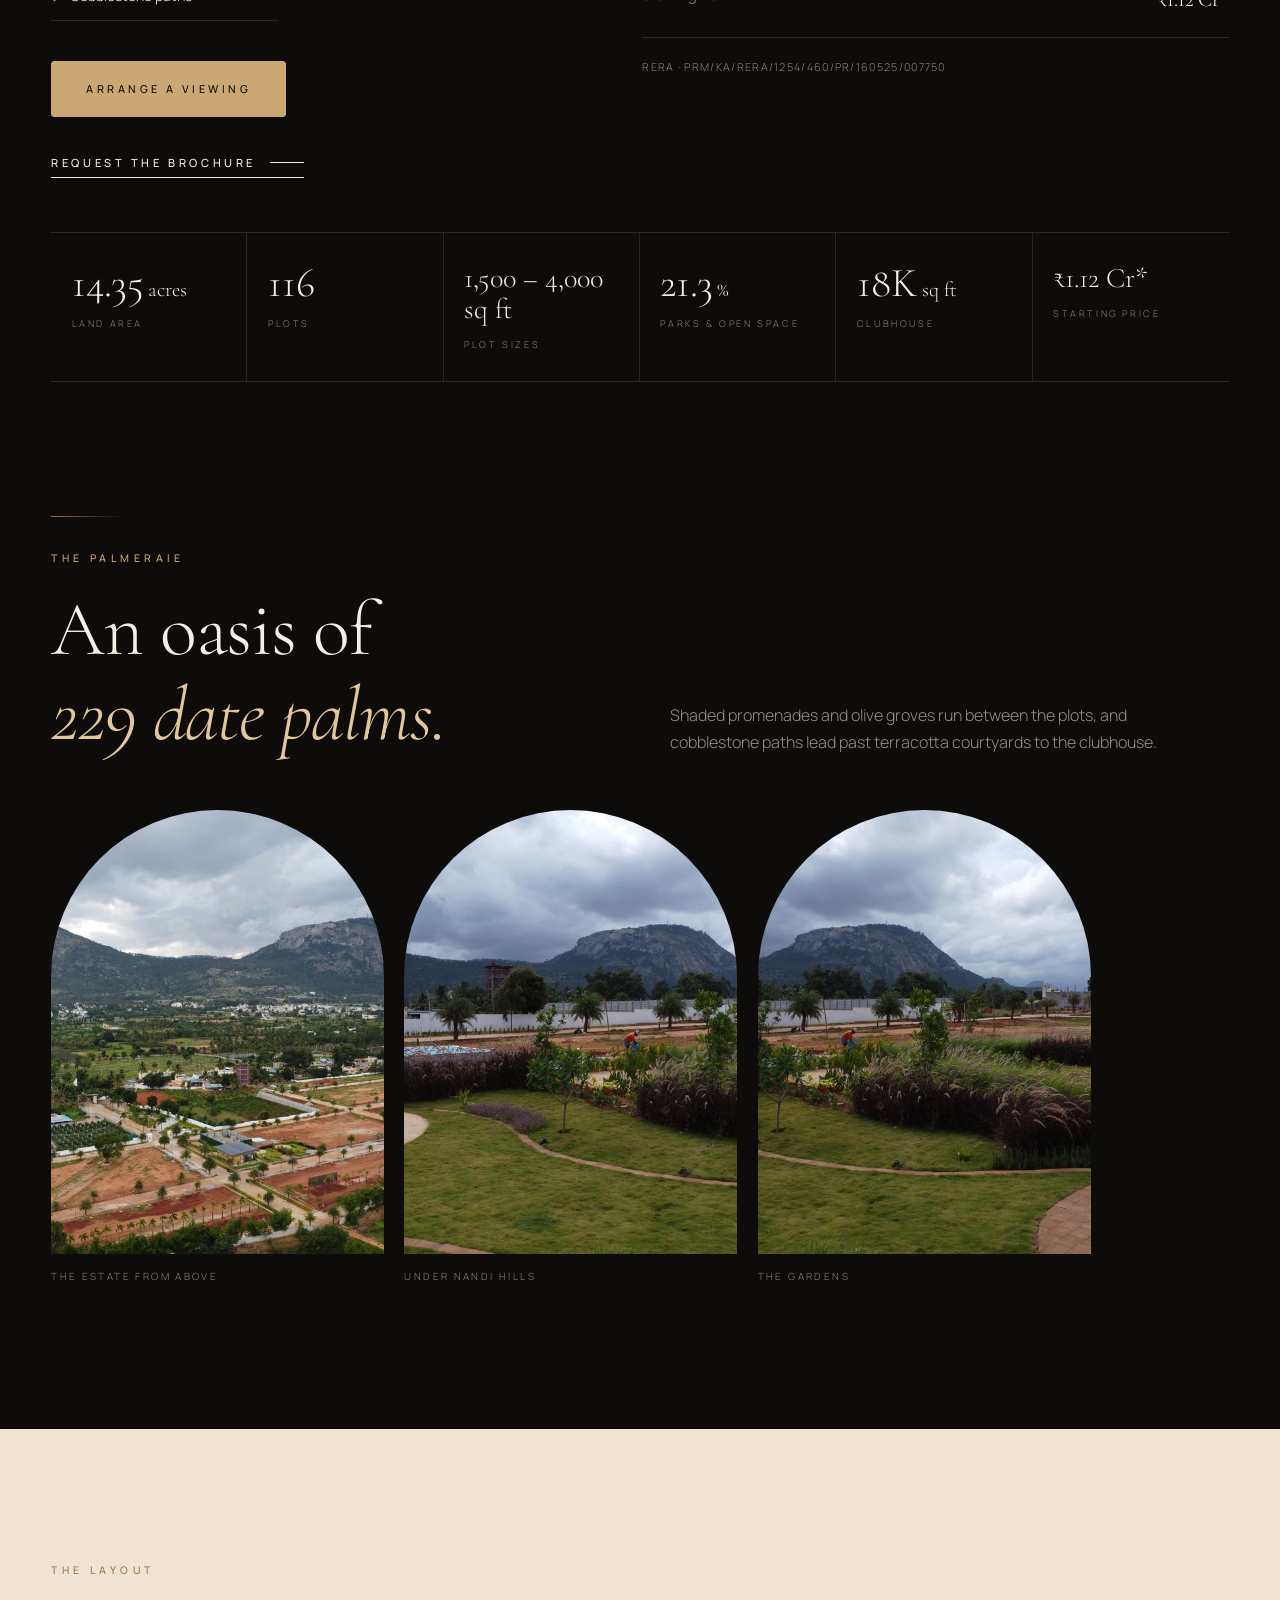
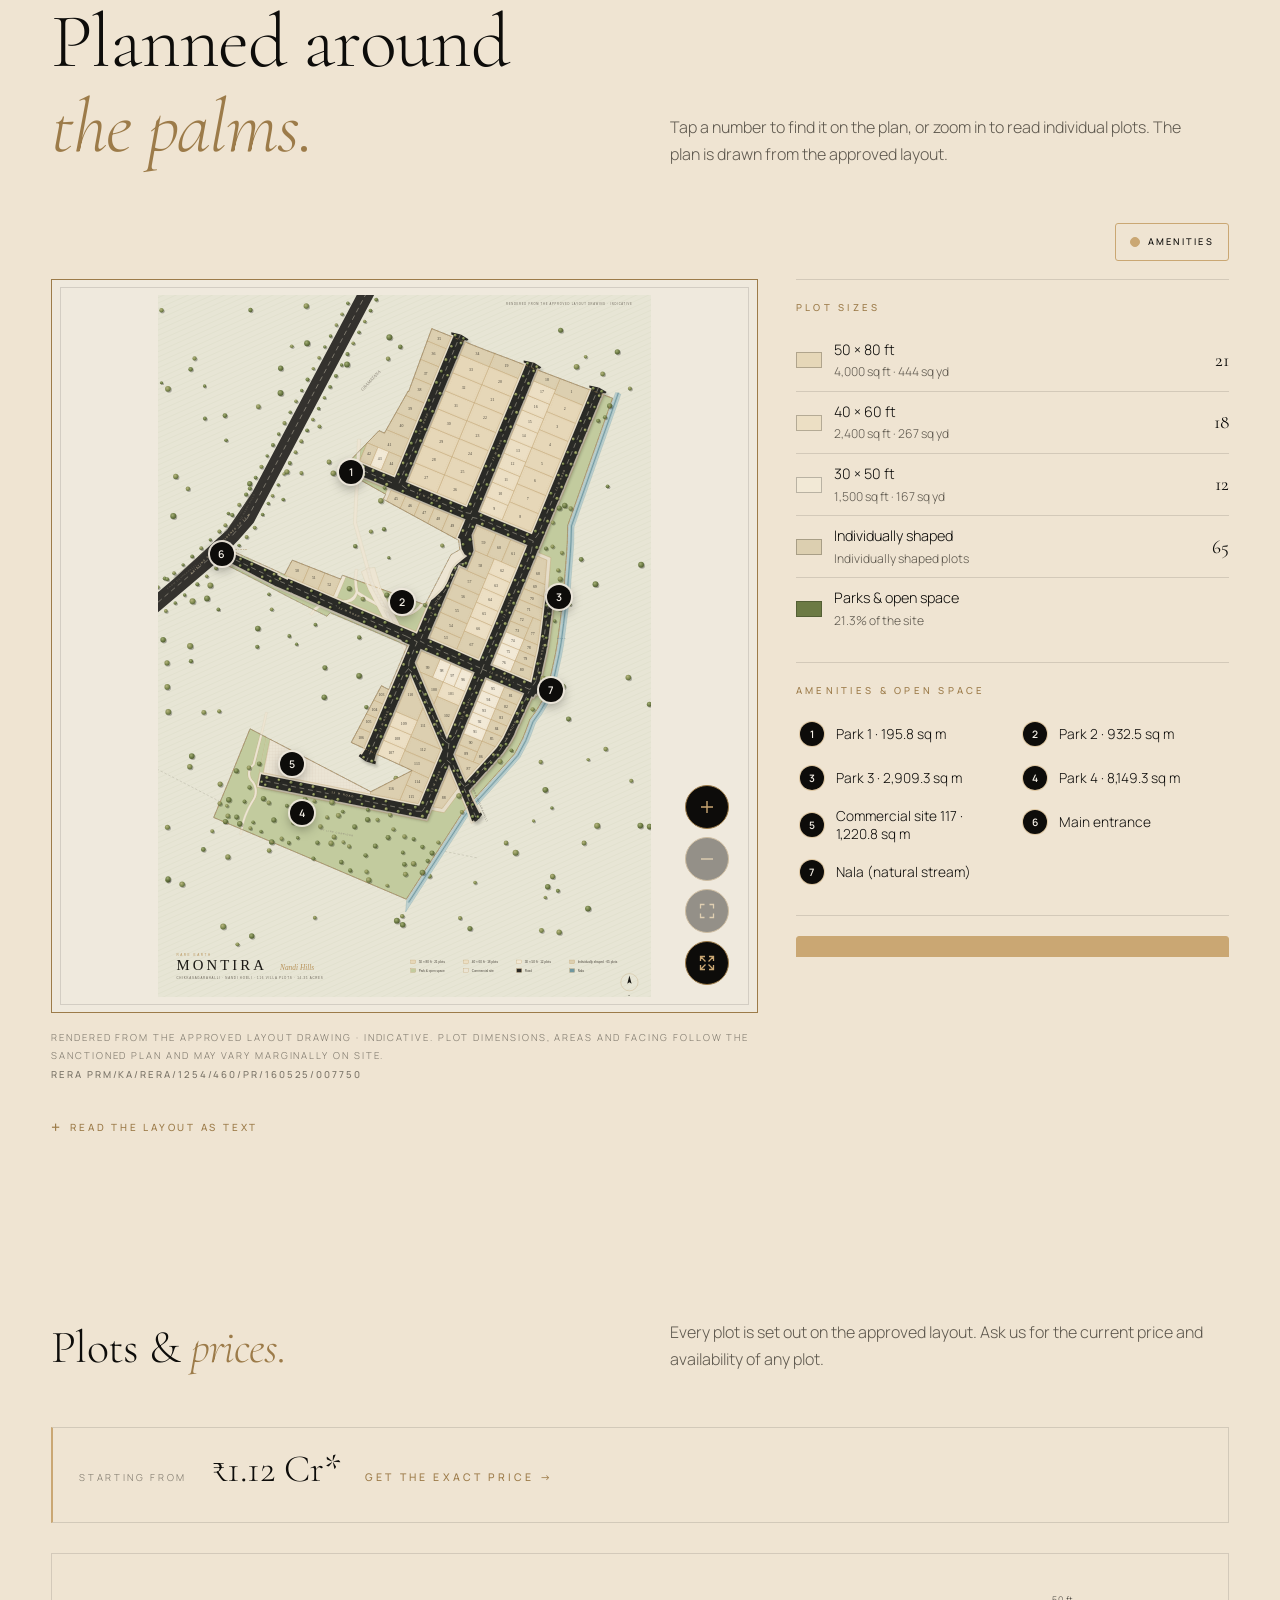
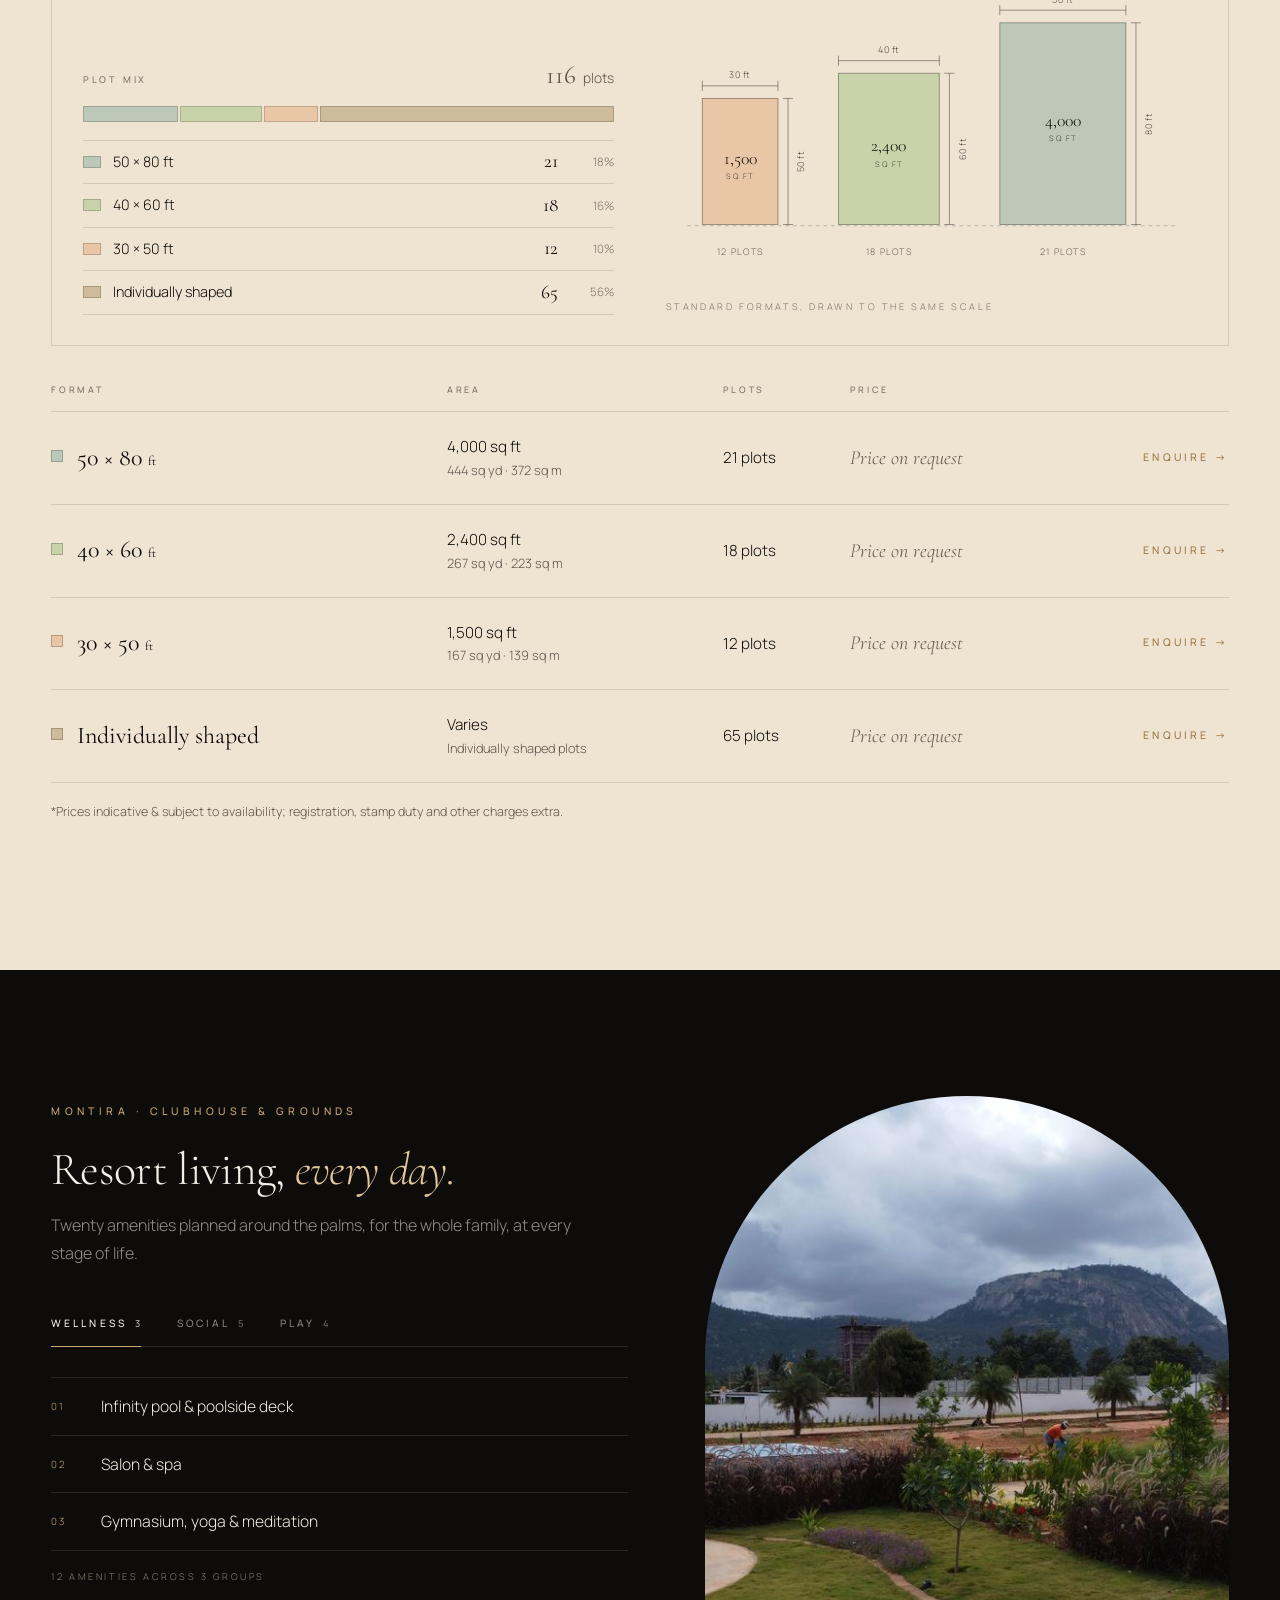
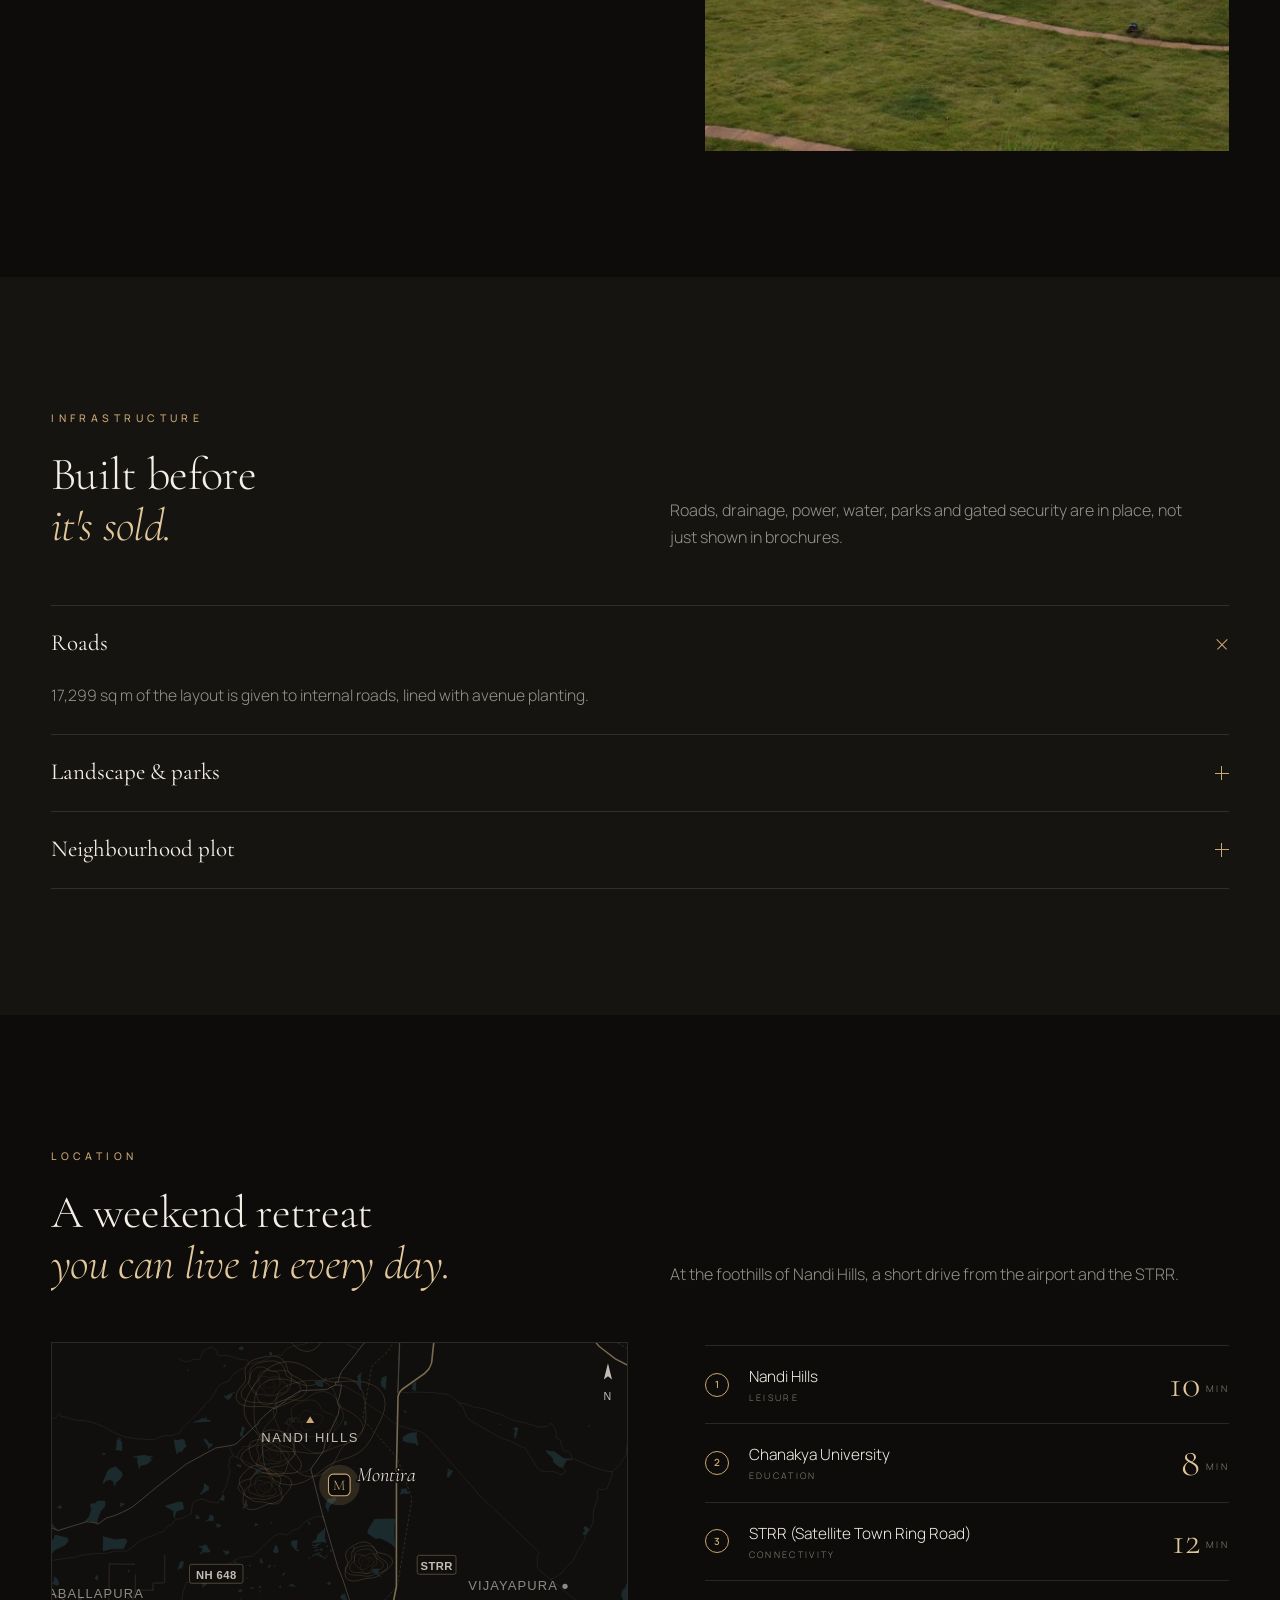
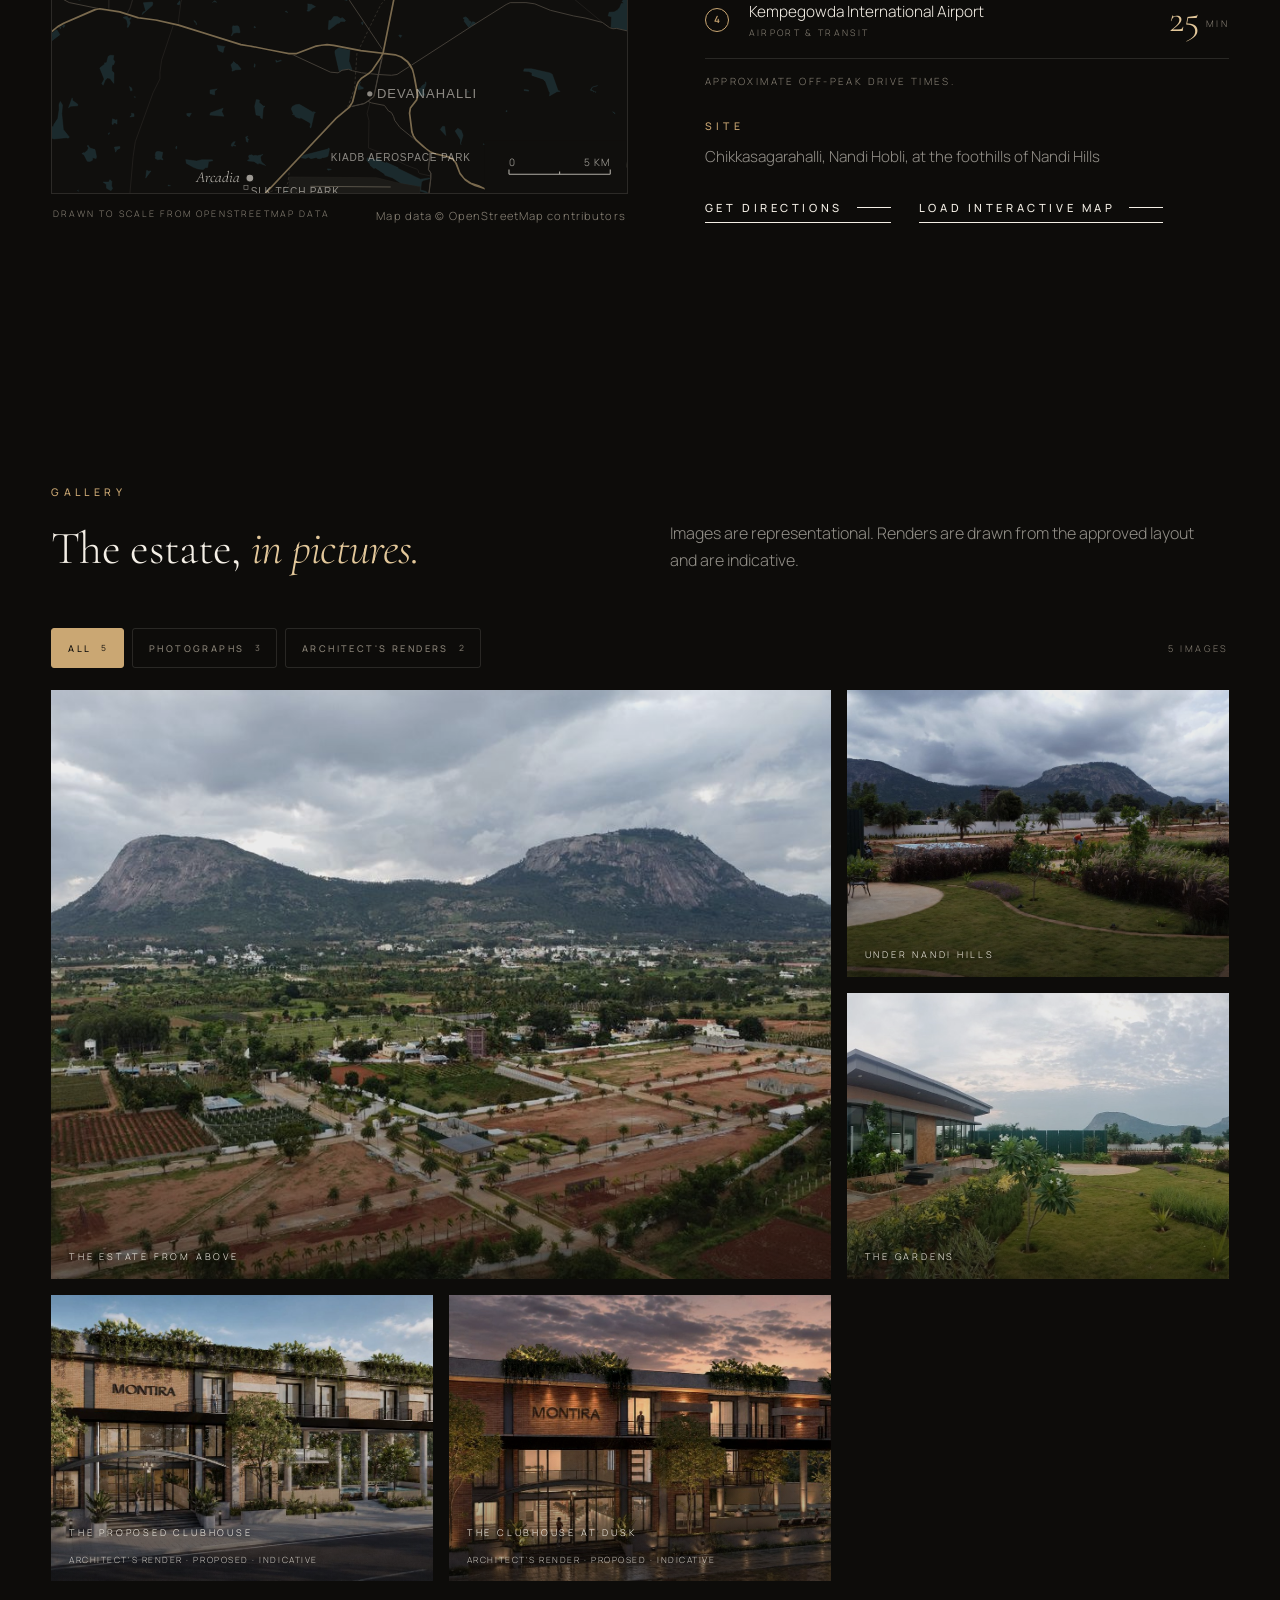
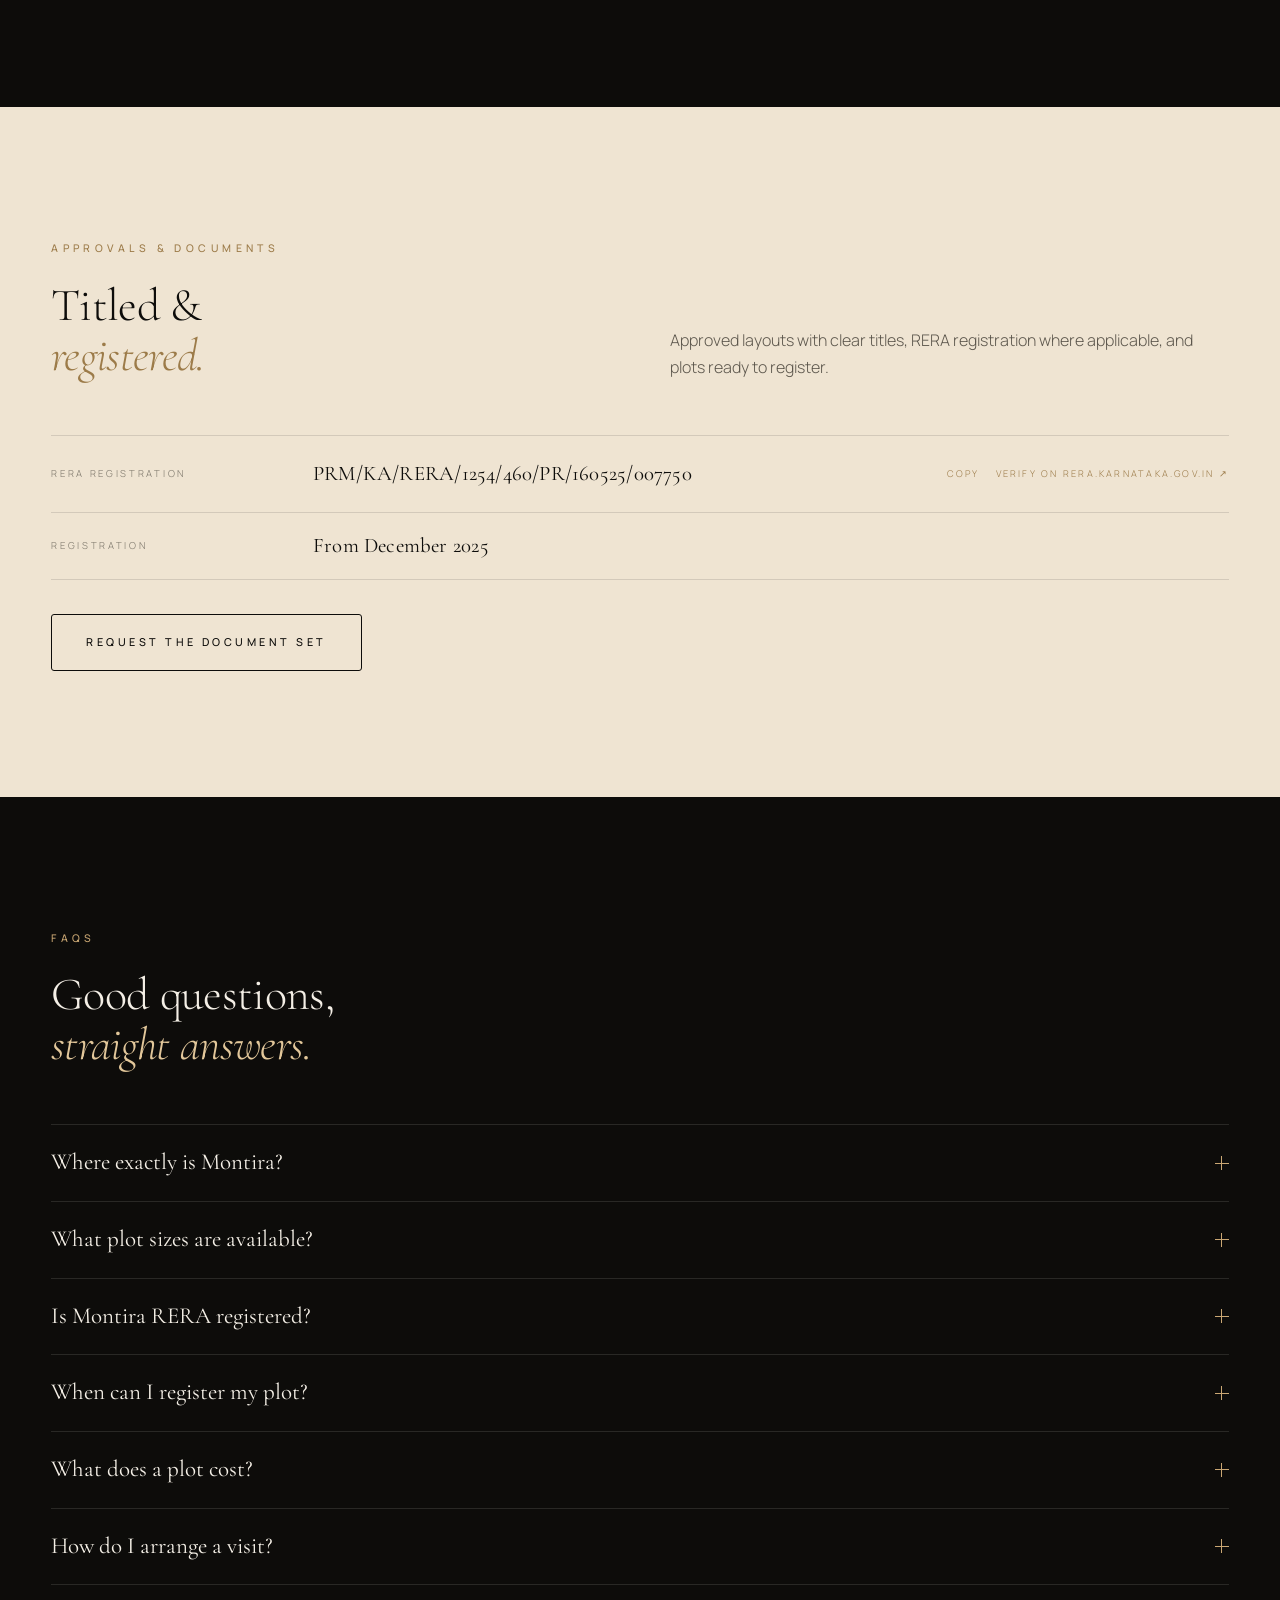
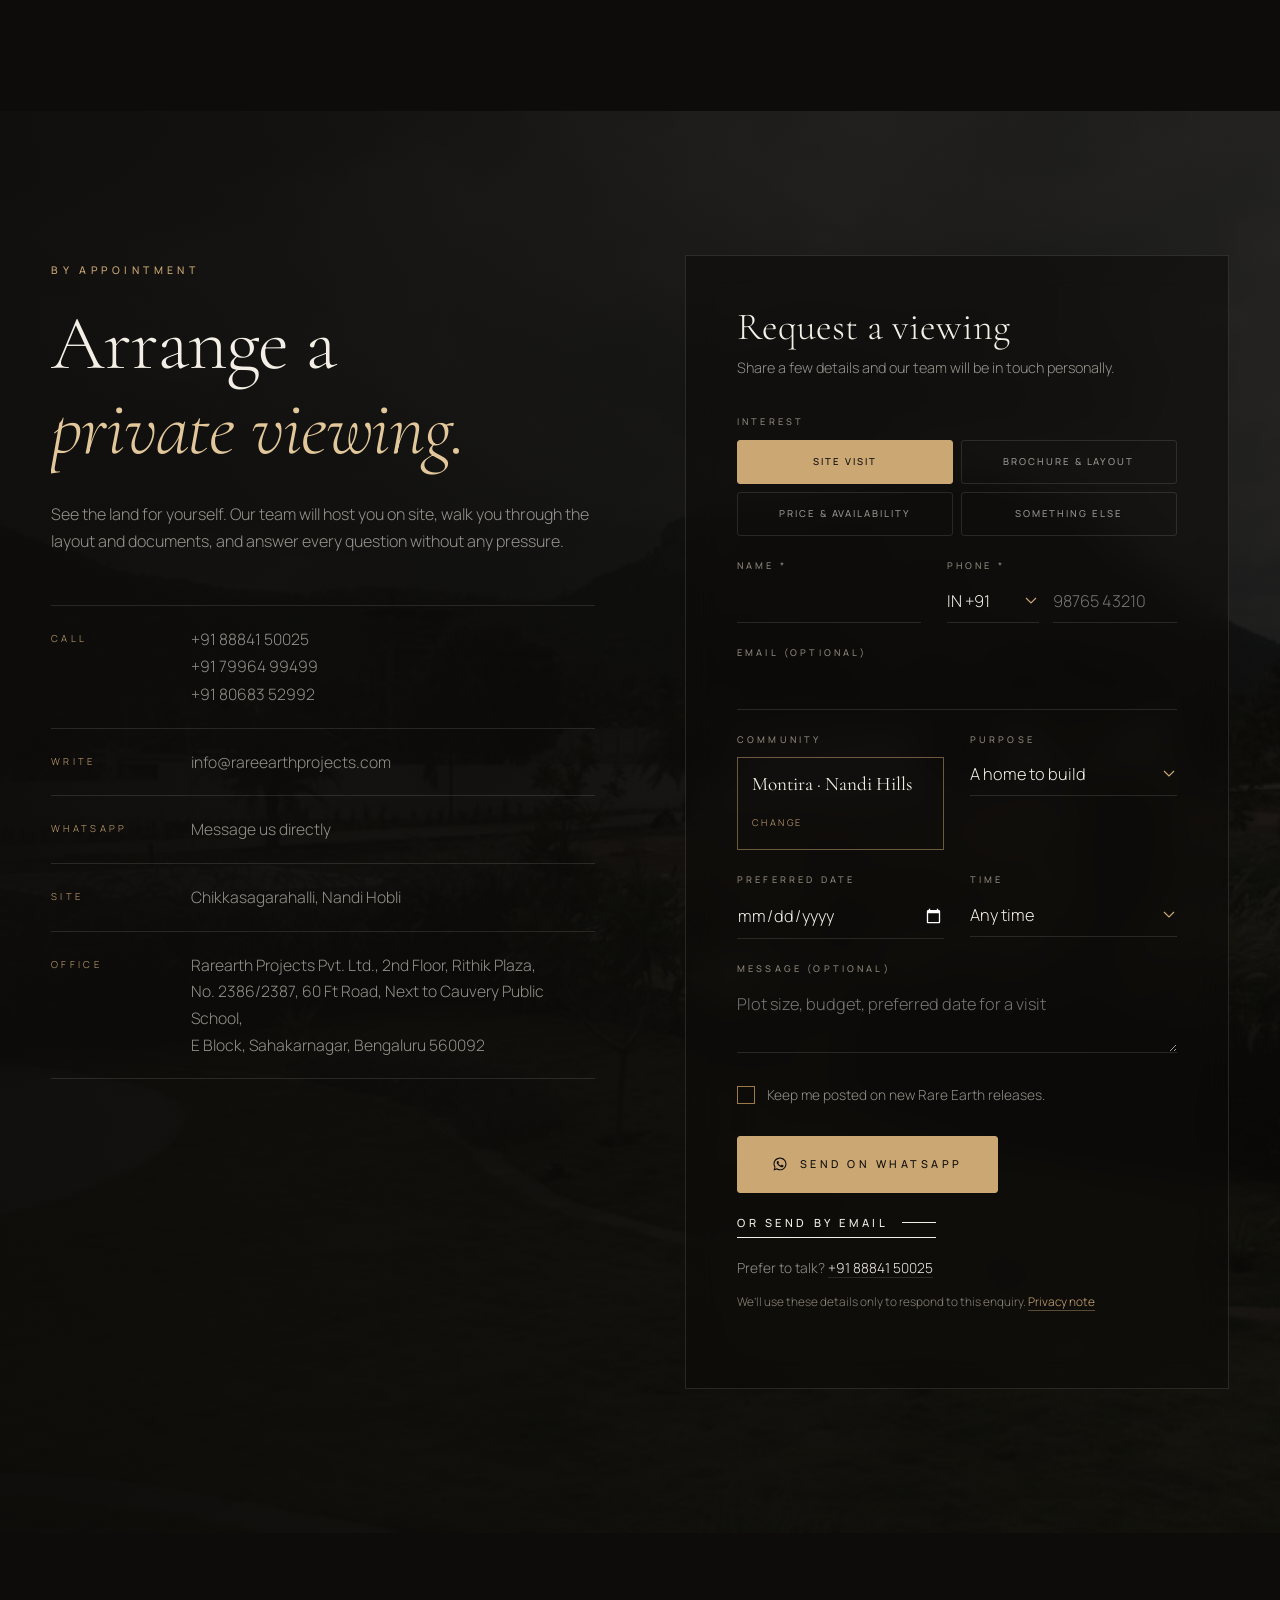
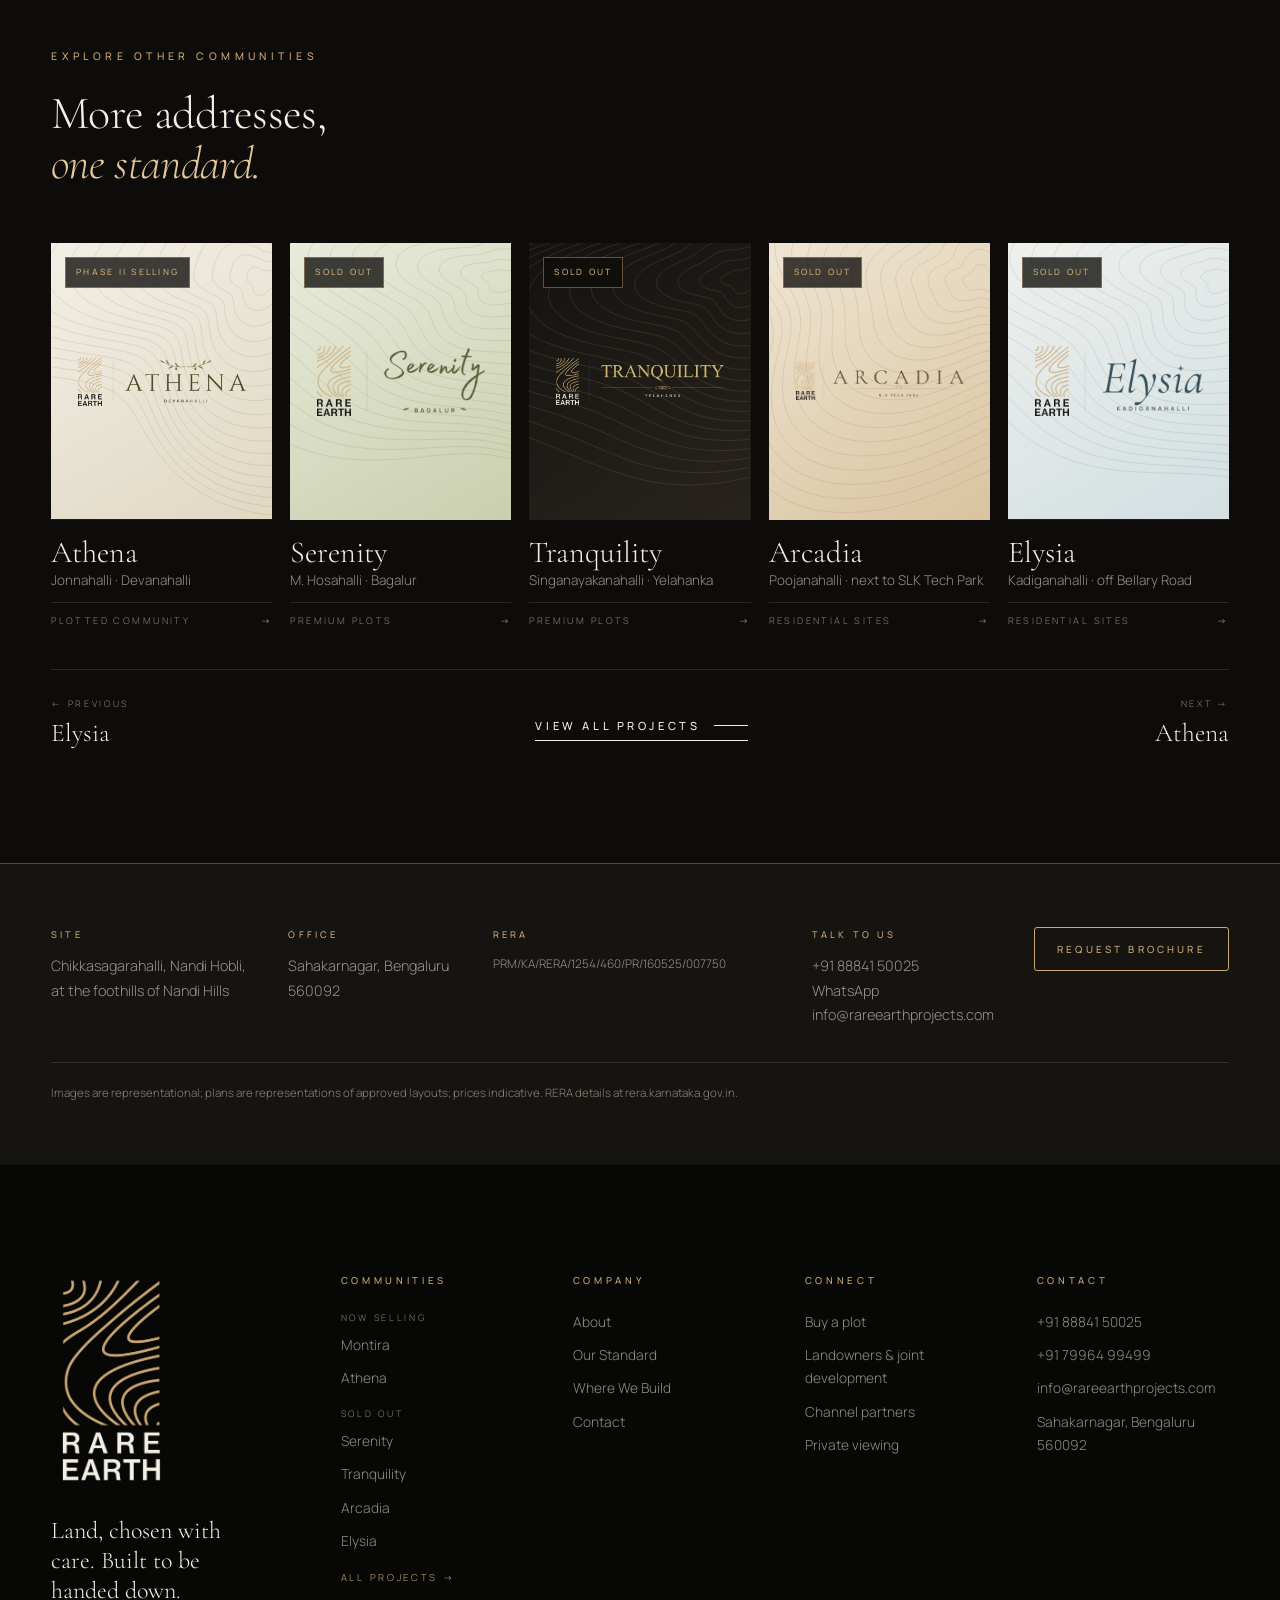
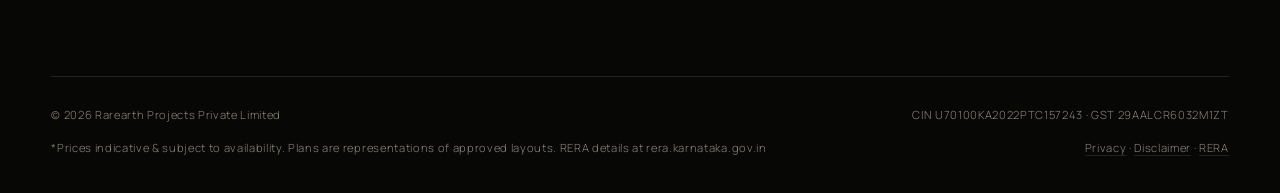
<file: projects/_template.html>
<!doctype html>
<!--
  =====================================================================
  RARE EARTH PROJECTS · PROJECT PAGE TEMPLATE (reference skeleton)
  Worked example: Montira. Copy to projects/<slug>/index.html.
  Paths already assume projects/<slug>/index.html  (../../ = site root).
  =====================================================================
  WHAT TO CHANGE PER PROJECT (search for "EDIT"):
   1. <head>: title / description / canonical / OG, JSON-LD (Residence,
      BreadcrumbList, FAQPage must mirror the visible FAQs).
   2. <body> attributes: data-project, data-mode, data-paper, data-hero
      — copy them from RE_PROJECTS[slug].theme in projects-data.js
      (mode / paper / hero). project.js warns in the console if they differ.
   3. Hero: media (photo, render with art fallback, or art panel), kicker,
      H1, tagline, 3 facts, RERA micro-line (omit if no RERA).
   4. Bespoke copy: Overview text, Story slot (#story, data-nav label per
      project: Palmeraie / Phases / Work nearby / Neighbourhood / First plot),
      Amenities intro, Infrastructure accordion (facts only), FAQs.
  WHAT IS DATA-DRIVEN (leave the containers empty):
     data-auto="highlights|specs|keys|plots|amenities|landuse|approvals|
                location|gallery|explore|pfoot"  and  data-plan-viewer
     → filled by assets/js/project.js / plan-viewer.js from projects-data.js
  SECTION RULES
   - <section data-nav="Label" id="…"> becomes a sub-nav link (in order).
   - data-requires="plan|plots|amenities|approvals|gallery" removes the
     section (and its sub-nav link) when the project has no such data.
   - Tones: .p-base (project base colour), .p-paper (project paper band),
     .p-dark / .p-coal (always dark). Light/dark text flips automatically
     from the body data-mode / data-paper attributes.
   - Facts typed in static text should carry data-fact="key" (keys in
     RE_PROJECTS[slug].fact) so mismatches are logged to the console.
   - Enquiry triggers: any element with data-enquire="visit|brochure|price|
     general" (+ data-source="…", optional data-format / data-phase / data-plot).
   - Page-only styles/scripts: assets/css/<slug>.css, assets/js/<slug>.js.
   - Never invent facts. Unknown → omit the block (or "Price on request").
  REFERENCE IMPLEMENTATION: projects/montira/index.html (finished page:
  bespoke story slot, land-use block, FAQ grid + JSON-LD parity, page
  CSS/JS in assets/css/montira.css + assets/js/montira.js).
  =====================================================================
-->
<html lang="en" class="no-js">
<head>
<meta charset="utf-8">
<meta name="viewport" content="width=device-width, initial-scale=1">
<script>document.documentElement.classList.remove('no-js')</script>
<!-- EDIT: title pattern "{Name} | {Type} at/in {Locality} | Rare Earth Projects" -->
<title>Montira | Villa Plots at Nandi Hills | Rare Earth Projects</title>
<meta name="description" content="Montira by Rare Earth Projects: 116 RERA-registered villa plots on 14.35 acres at the foothills of Nandi Hills, with 229 date palms and an 18,000 sq ft resort-style clubhouse. From ₹1.12 Cr*.">
<link rel="canonical" href="https://www.rareearthprojects.com/projects/montira/">
<meta name="theme-color" content="#0d0c0a">
<meta property="og:type" content="website">
<meta property="og:site_name" content="Rare Earth Projects">
<meta property="og:title" content="Montira | Villa Plots at Nandi Hills">
<meta property="og:description" content="116 RERA-registered villa plots at the foothills of Nandi Hills, inspired by the palm oases of Marrakesh.">
<meta property="og:url" content="https://www.rareearthprojects.com/projects/montira/">
<meta property="og:image" content="https://www.rareearthprojects.com/assets/montira/aerial-sm.jpg">
<meta name="twitter:card" content="summary_large_image">
<link rel="icon" type="image/png" href="../../assets/mark-gold.png">
<link rel="preconnect" href="https://fonts.googleapis.com">
<link rel="preconnect" href="https://fonts.gstatic.com" crossorigin>
<link href="https://fonts.googleapis.com/css2?family=Cormorant+Garamond:ital,wght@0,300;0,400;0,500;1,300;1,400&family=Manrope:wght@300;400;500;600&display=swap" rel="stylesheet">
<link rel="stylesheet" href="../../assets/css/site.css">
<link rel="stylesheet" href="../../assets/css/project.css">
<!-- EDIT (optional): <link rel="stylesheet" href="../../assets/css/montira.css"> -->

<script type="application/ld+json">
{"@context":"https://schema.org","@type":"Organization","name":"Rare Earth Projects","legalName":"Rarearth Projects Private Limited","url":"https://www.rareearthprojects.com/","logo":"https://www.rareearthprojects.com/assets/logo-vertical.png","email":"info@rareearthprojects.com","telephone":"+91-88841-50025","address":{"@type":"PostalAddress","streetAddress":"2nd Floor, Rithik Plaza, No. 2386/2387, 60 Ft Road, E Block, Sahakarnagar","addressLocality":"Bengaluru","postalCode":"560092","addressRegion":"Karnataka","addressCountry":"IN"}}
</script>
<!-- EDIT: Residence -->
<script type="application/ld+json">
{"@context":"https://schema.org","@type":"Residence","name":"Montira","description":"116 villa plots on 14.35 acres at the foothills of Nandi Hills, with 229 date palms and an 18,000 sq ft resort-style clubhouse.","url":"https://www.rareearthprojects.com/projects/montira/","image":"https://www.rareearthprojects.com/assets/montira/aerial-sm.jpg","address":{"@type":"PostalAddress","addressLocality":"Chikkasagarahalli, Nandi Hobli","addressRegion":"Karnataka","addressCountry":"IN"},"identifier":{"@type":"PropertyValue","propertyID":"Karnataka RERA","value":"PRM/KA/RERA/1254/460/PR/160525/007750"}}
</script>
<!-- EDIT: BreadcrumbList -->
<script type="application/ld+json">
{"@context":"https://schema.org","@type":"BreadcrumbList","itemListElement":[{"@type":"ListItem","position":1,"name":"Home","item":"https://www.rareearthprojects.com/"},{"@type":"ListItem","position":2,"name":"Projects","item":"https://www.rareearthprojects.com/projects/"},{"@type":"ListItem","position":3,"name":"Montira","item":"https://www.rareearthprojects.com/projects/montira/"}]}
</script>
<!-- EDIT: FAQPage — must mirror the visible FAQs word for word -->
<script type="application/ld+json">
{"@context":"https://schema.org","@type":"FAQPage","mainEntity":[
{"@type":"Question","name":"Where exactly is Montira?","acceptedAnswer":{"@type":"Answer","text":"Montira is at Chikkasagarahalli in Nandi Hobli, at the foothills of Nandi Hills. Nandi Hills is about 10 minutes away, Chanakya University about 8 minutes, the STRR about 12 minutes and Kempegowda International Airport about 25 minutes."}},
{"@type":"Question","name":"What plot sizes are available?","acceptedAnswer":{"@type":"Answer","text":"The approved layout has 116 villa plots: 21 plots of 50 × 80 ft (4,000 sq ft), 18 plots of 40 × 60 ft (2,400 sq ft), 12 plots of 30 × 50 ft (1,500 sq ft) and 65 individually shaped plots."}},
{"@type":"Question","name":"Is Montira RERA registered?","acceptedAnswer":{"@type":"Answer","text":"Yes. Montira is registered with Karnataka RERA under PRM/KA/RERA/1254/460/PR/160525/007750, which you can verify on rera.karnataka.gov.in."}},
{"@type":"Question","name":"When can I register my plot?","acceptedAnswer":{"@type":"Answer","text":"Plot registration at Montira runs from December 2025. Our team takes you through the documents and the registration itself."}},
{"@type":"Question","name":"What does a plot cost?","acceptedAnswer":{"@type":"Answer","text":"Plots start from ₹1.12 Cr*. Prices are indicative and subject to availability; registration, stamp duty and other charges are extra. Ask us for the current price of a specific plot."}},
{"@type":"Question","name":"How do I arrange a visit?","acceptedAnswer":{"@type":"Answer","text":"Viewings are by appointment. Send us a message on WhatsApp, call +91 88841 50025 or use the form on this page, and our team will host you on site."}}
]}
</script>
</head>

<!-- EDIT: data-project + theme attributes (from RE_PROJECTS[slug].theme) -->
<body data-root="../../" data-page="project" data-project="montira" data-mode="dark" data-paper="light" data-hero="dark">
<div data-site="header"></div>
<noscript><nav class="wrap" style="padding:24px 0;font-size:.8rem;letter-spacing:.2em;text-transform:uppercase"><a href="../../">Rare Earth Projects</a> · <a href="../">All projects</a> · <a href="../../contact/">Contact</a></nav></noscript>

<main id="main">

<!-- =============== 2 · HERO (#top, not in sub-nav) =============== -->
<!-- EDIT: media. Photo projects: <img> as below. Render projects: use a render
     with data-fb (fallback list) / data-fb-art="slug" (contour art fallback).
     Art-panel projects: <div class="media art a-serenity" data-seed="7"><img class="wmi" …></div> -->
<section class="proj dark p-hero" id="top">
  <div class="proj-cover">
    <div class="media"><img src="../../assets/montira/gardens.jpg" srcset="../../assets/montira/gardens-sm.jpg 1200w, ../../assets/montira/gardens.jpg 2400w" sizes="100vw" width="2400" height="1350" alt="Landscaped gardens at Montira beneath Nandi Hills" fetchpriority="high"></div>
    <nav class="crumbs" aria-label="Breadcrumb"><ol class="wrap"><li><a href="../../">Home</a></li><li><a href="../">Projects</a></li><li aria-current="page">Montira</li></ol></nav>
    <div class="ttl"><div class="wrap">
      <div>
        <span class="kicker rv">Flagship · Nandi Hills</span>
        <h1 class="display split" data-autostart><span class="ln"><span data-fact="name">Montira</span></span></h1>
        <p class="tagline rv d1">Inspired by Marrakesh, built in Nandi Hills. India's first Palmeraie-themed villa plots.</p>
        <div class="hero-cta rv d2">
          <button type="button" class="pill solid" data-enquire="visit" data-source="hero-visit">Arrange a private viewing</button>
          <button type="button" class="link" data-enquire="brochure" data-source="hero-brochure">Request the brochure <span class="ln"></span></button>
        </div>
        <span class="micro rv d2">RERA · <span data-fact="rera">PRM/KA/RERA/1254/460/PR/160525/007750</span> · <a href="https://rera.karnataka.gov.in/" target="_blank" rel="noopener">rera.karnataka.gov.in</a></span>
      </div>
      <div class="facts rv d2"><div><b data-fact="plots">116</b><span>Villa plots</span></div><div><b data-fact="acres">14.35</b><span>Acres</span></div><div><b>18K</b><span>Sq ft club</span></div></div>
    </div></div>
  </div>
</section>
<!-- sticky sub-nav is inserted here by project.js -->

<!-- =============== 4 · OVERVIEW =============== -->
<section class="p-base" id="overview" data-nav="Overview" style="padding-bottom:clamp(90px,12vh,150px)">
  <div class="wrap">
    <div class="proj-body" style="padding-bottom:0">
      <div class="rv">
        <span class="kicker">The Estate</span>
        <!-- EDIT: copy moves word for word from the landing-page chapter -->
        <h2 class="display h-md">A Palmeraie at the <em>foot of the hills.</em></h2>
        <p class="body-l">Montira (mon·teer·ah, a place that connects the mountains with the land) takes its cue from the date-palm oases of Marrakesh. It's a low-density estate of 116 villa plots at the foothills of Nandi Hills, set among 229 date palms, olive groves and shaded promenades.</p>
        <p class="body-l">Cobblestone paths lead past terracotta courtyards to an 18,000 sq ft resort-style clubhouse with an infinity pool, spa, library and guest rooms. It's a weekend retreat you can live in every day.</p>
        <div data-auto="highlights"></div>
        <div class="acts">
          <button type="button" class="pill solid" data-enquire="visit" data-source="overview-visit">Arrange a viewing</button>
          <button type="button" class="link" data-enquire="brochure" data-source="overview-brochure">Request the brochure <span class="ln"></span></button>
        </div>
      </div>
      <div class="rv d1"><div data-auto="specs"></div></div>
    </div>
    <div class="rv" data-auto="keys"></div>
  </div>
</section>

<!-- =============== 5 · STORY SLOT (bespoke) =============== -->
<!-- EDIT: data-nav label + content per project (see per_project_customisation) -->
<section class="p-sec p-base" id="story" data-nav="Palmeraie" style="padding-top:0">
  <div class="wrap">
    <span class="accent-rule" aria-hidden="true"></span>
    <div class="sec-head">
      <div><span class="kicker rv">The Palmeraie</span><h2 class="display h-lg split"><span class="ln"><span>An oasis of</span></span><span class="ln"><span><em>229 date palms.</em></span></span></h2></div>
      <p class="body-l rv d1">Shaded promenades and olive groves run between the plots, and cobblestone paths lead past terracotta courtyards to the clubhouse.</p>
    </div>
    <div class="hscroll rv" role="list">
      <figure role="listitem"><div class="arch" style="aspect-ratio:3/4"><img src="../../assets/montira/aerial-sm.jpg" alt="The Montira estate from above" loading="lazy" style="width:100%;height:100%;object-fit:cover"></div><figcaption class="ph-note" style="margin-top:14px">The estate from above</figcaption></figure>
      <figure role="listitem"><div class="arch" style="aspect-ratio:3/4"><img src="../../assets/montira/lawns-sm.jpg" alt="Lawns with Nandi Hills in view" loading="lazy" style="width:100%;height:100%;object-fit:cover"></div><figcaption class="ph-note" style="margin-top:14px">Under Nandi Hills</figcaption></figure>
      <figure role="listitem"><div class="arch" style="aspect-ratio:3/4"><img src="../../assets/montira/gardens-sm.jpg" alt="Ornamental grasses and pathways" loading="lazy" style="width:100%;height:100%;object-fit:cover"></div><figcaption class="ph-note" style="margin-top:14px">The gardens</figcaption></figure>
    </div>
  </div>
</section>

<!-- =============== 6 · LAYOUT (plan viewer) =============== -->
<section class="p-sec p-paper" id="layout" data-nav="Layout" data-requires="plan">
  <div class="wrap">
    <div class="sec-head">
      <!-- EDIT: heading in the project's voice -->
      <div><span class="kicker rv">The Layout</span><h2 class="display h-lg split"><span class="ln"><span>Planned around</span></span><span class="ln"><span><em>the palms.</em></span></span></h2></div>
      <p class="body-l rv d1">Tap a number to find it on the plan, or zoom in to read individual plots. The plan is drawn from the approved layout.</p>
    </div>
    <div data-plan-viewer></div>
  </div>
</section>

<!-- =============== 7 · PLOTS & PRICES =============== -->
<section class="p-sec p-paper" id="plots" data-nav="Plots" data-requires="plots" style="padding-top:0">
  <div class="wrap">
    <div class="sec-head">
      <div><span class="kicker rv">Plot sizes</span><h2 class="display h-md split"><span class="ln"><span>Plots &amp; <em>prices.</em></span></span></h2></div>
      <p class="body-l rv d1">Every plot is set out on the approved layout. Ask us for the current price and availability of any plot.</p>
    </div>
    <div class="rv" data-auto="plots"></div>
  </div>
</section>

<!-- =============== 8 · AMENITIES =============== -->
<section class="p-sec p-base" id="amenities" data-nav="Amenities" data-requires="amenities">
  <div class="wrap amen-grid">
    <div class="rv">
      <span class="kicker">Montira · Clubhouse &amp; Grounds</span>
      <h2 class="display h-md" style="margin:24px 0 20px">Resort living, <em>every day.</em></h2>
      <p class="body-l" style="margin-bottom:34px">Twenty amenities planned around the palms, for the whole family, at every stage of life.</p>
      <div data-auto="amenities"></div>
    </div>
    <figure class="amen-art arch rv d1"><img src="../../assets/montira/lawns-sm.jpg" alt="Landscaped lawns at Montira" loading="lazy"></figure>
  </div>
</section>

<!-- =============== 9 · INFRASTRUCTURE =============== -->
<!-- EDIT: facts only. Omit any row you cannot support with project data. -->
<section class="p-sec p-coal" id="infrastructure" data-nav="Infrastructure">
  <div class="wrap">
    <div class="sec-head">
      <div><span class="kicker rv">Infrastructure</span><h2 class="display h-md split"><span class="ln"><span>Built before</span></span><span class="ln"><span><em>it's sold.</em></span></span></h2></div>
      <p class="body-l rv d1">Roads, drainage, power, water, parks and gated security are in place, not just shown in brochures.</p>
    </div>
    <div class="acc rv" data-acc>
      <details open><summary>Roads</summary><div class="acc-b"><p>17,299 sq m of the layout is given to internal roads, lined with avenue planting.</p></div></details>
      <details><summary>Landscape &amp; parks</summary><div class="acc-b"><p>Four landscaped parks cover 12,187 sq m, about 21.3% of the site. The largest, Park 4, is 8,149 sq m. 229 date palms set the character of the estate.</p></div></details>
      <details><summary>Neighbourhood plot</summary><div class="acc-b"><p>One commercial plot of 1,221 sq m is set aside within the layout.</p></div></details>
    </div>
  </div>
</section>

<!-- =============== 10 · LOCATION =============== -->
<section class="p-sec p-dark" id="location" data-nav="Location">
  <div class="wrap">
    <div class="sec-head">
      <div><span class="kicker rv">Location</span><h2 class="display h-md split"><span class="ln"><span>A weekend retreat</span></span><span class="ln"><span><em>you can live in every day.</em></span></span></h2></div>
      <p class="body-l rv d1">At the foothills of Nandi Hills, a short drive from the airport and the STRR.</p>
    </div>
    <div class="rv" data-auto="location"></div>
  </div>
</section>

<!-- =============== 11 · GALLERY =============== -->
<section class="p-sec p-base" id="gallery" data-nav="Gallery">
  <div class="wrap">
    <div class="sec-head">
      <div><span class="kicker rv">Gallery</span><h2 class="display h-md split"><span class="ln"><span>The estate, <em>in pictures.</em></span></span></h2></div>
      <p class="body-l rv d1">Images are representational. Renders are drawn from the approved layout and are indicative.</p>
    </div>
    <div data-auto="gallery"></div>
  </div>
</section>

<!-- =============== 12 · APPROVALS =============== -->
<section class="p-sec p-paper" id="approvals" data-nav="Approvals" data-requires="approvals">
  <div class="wrap">
    <div class="sec-head">
      <div><span class="kicker rv">Approvals &amp; documents</span><h2 class="display h-md split"><span class="ln"><span>Titled &amp;</span></span><span class="ln"><span><em>registered.</em></span></span></h2></div>
      <p class="body-l rv d1">Approved layouts with clear titles, RERA registration where applicable, and plots ready to register.</p>
    </div>
    <div class="rv" data-auto="approvals"></div>
  </div>
</section>

<!-- =============== 13 · FAQs (mirror in FAQPage JSON-LD) =============== -->
<section class="p-sec p-base" id="faqs" data-nav="FAQs">
  <div class="wrap">
    <div class="sec-head">
      <div><span class="kicker rv">FAQs</span><h2 class="display h-md split"><span class="ln"><span>Good questions,</span></span><span class="ln"><span><em>straight answers.</em></span></span></h2></div>
    </div>
    <div class="acc rv" data-acc>
      <details><summary>Where exactly is Montira?</summary><div class="acc-b"><p>Montira is at Chikkasagarahalli in Nandi Hobli, at the foothills of Nandi Hills. Nandi Hills is about 10 minutes away, Chanakya University about 8 minutes, the STRR about 12 minutes and Kempegowda International Airport about 25 minutes.</p></div></details>
      <details><summary>What plot sizes are available?</summary><div class="acc-b"><p>The approved layout has 116 villa plots: 21 plots of 50 × 80 ft (4,000 sq ft), 18 plots of 40 × 60 ft (2,400 sq ft), 12 plots of 30 × 50 ft (1,500 sq ft) and 65 individually shaped plots.</p></div></details>
      <details><summary>Is Montira RERA registered?</summary><div class="acc-b"><p>Yes. Montira is registered with Karnataka RERA under PRM/KA/RERA/1254/460/PR/160525/007750, which you can verify on rera.karnataka.gov.in.</p></div></details>
      <details><summary>When can I register my plot?</summary><div class="acc-b"><p>Plot registration at Montira runs from December 2025. Our team takes you through the documents and the registration itself.</p></div></details>
      <details><summary>What does a plot cost?</summary><div class="acc-b"><p>Plots start from ₹1.12 Cr*. Prices are indicative and subject to availability; registration, stamp duty and other charges are extra. Ask us for the current price of a specific plot.</p></div></details>
      <details><summary>How do I arrange a visit?</summary><div class="acc-b"><p>Viewings are by appointment. Send us a message on WhatsApp, call +91 88841 50025 or use the form on this page, and our team will host you on site.</p></div></details>
    </div>
  </div>
</section>

<!-- =============== 14 · PRIVATE VIEWING (#contact) =============== -->
<section class="viewing" id="contact">
  <div class="bg"><img src="../../assets/montira/lawns-sm.jpg" alt="" loading="lazy"></div>
  <div class="wrap vw-grid">
    <div>
      <span class="kicker rv">By Appointment</span>
      <h2 class="display h-lg split"><span class="ln"><span>Arrange a</span></span><span class="ln"><span><em>private viewing.</em></span></span></h2>
      <p class="body-l rv">See the land for yourself. Our team will host you on site, walk you through the layout and documents, and answer every question without any pressure.</p>
      <ul class="lines rv d1">
        <li><small>Call</small><div><a href="tel:+918884150025">+91 88841 50025</a><br><a href="tel:+917996499499">+91 79964 99499</a><br><a href="tel:+918068352992">+91 80683 52992</a></div></li>
        <li><small>Write</small><a href="mailto:info@rareearthprojects.com">info@rareearthprojects.com</a></li>
        <!-- EDIT: WhatsApp prefill names the project -->
        <li><small>WhatsApp</small><a href="https://wa.me/918884150025?text=Hello%20Rare%20Earth%2C%20I%E2%80%99d%20like%20to%20know%20more%20about%20Montira." target="_blank" rel="noopener">Message us directly</a></li>
        <li><small>Site</small><span>Chikkasagarahalli, Nandi Hobli</span></li>
        <li><small>Office</small><span>Rarearth Projects Pvt. Ltd., 2nd Floor, Rithik Plaza,<br>No. 2386/2387, 60 Ft Road, Next to Cauvery Public School,<br>E Block, Sahakarnagar, Bengaluru 560092</span></li>
      </ul>
    </div>
    <div class="form-card rv d1" data-enquiry-form data-intent="visit" data-source="project-contact">
      <h3>Request a viewing</h3>
      <p>Share a few details and our team will be in touch personally.</p>
    </div>
  </div>
</section>

<!-- =============== 15 · EXPLORE OTHER COMMUNITIES =============== -->
<section class="explore p-base" aria-labelledby="ex-h">
  <div class="wrap">
    <div class="sec-head">
      <div><span class="kicker rv">Explore other communities</span><h2 id="ex-h" class="display h-md split"><span class="ln"><span>More addresses,</span></span><span class="ln"><span><em>one standard.</em></span></span></h2></div>
    </div>
    <div data-auto="explore"></div>
  </div>
</section>

<!-- =============== 16 · PROJECT FOOTER BAND (global footer follows) =============== -->
<div data-auto="pfoot"></div>
</main>
<div data-site="footer"></div>

<script src="../../assets/js/projects-data.js" defer></script>
<script src="../../assets/js/site.js" defer></script>
<script src="../../assets/js/enquiry.js" defer></script>
<script src="../../assets/js/plan-viewer.js" defer></script>
<script src="../../assets/js/project.js" defer></script>
<!-- EDIT (optional): <script src="../../assets/js/montira.js" defer></script> -->
</body>
</html>
</file>
<file: assets/css/site.css>
/* =====================================================================
   Rare Earth Projects · site.css  (shared design system)
   Part A  Tokens and components extracted unchanged from index.html v4
   Part B  Shared inner-page components (header dropdown, breadcrumbs,
           page head, enquiry dialog, edge tab, mobile bar, lightbox,
           featured band, filter bar, sub-nav, plan viewer, project page
           blocks, per-project theme tokens)
   Owned by the foundation layer. Page-specific styles go in
   assets/css/<page>.css.
   ===================================================================== */

/* =========================== PART A ================================ */
:root{
  --obsidian:#0d0c0a; --coal:#151411; --ash:#1e1c18;
  --ivory:#f4efe6; --bone:#ebe4d6; --sand:#d8ccb6;
  --gold:#caa773; --gold-hi:#e2c79a; --gold-lo:#9c7b49;
  --mute:#8b8478; --mute-d:rgba(244,239,230,.58);
  --hair-d:rgba(244,239,230,.12); --hair-l:rgba(13,12,10,.12);
  --serif:"Cormorant Garamond",Georgia,serif;
  --sans:"Manrope",system-ui,-apple-system,sans-serif;
  --ease:cubic-bezier(.22,.8,.2,1);
  --gut:clamp(16px,4vw,56px);
  /* context-aware helpers (flip inside light sections) */
  --line:var(--hair-d); --muted:var(--mute-d); --muted-2:var(--mute); --err:#e08a6d;
  --hdr-offset:0px; --subnav-h:60px;
}
*{box-sizing:border-box;margin:0;padding:0}
html{scroll-behavior:smooth}
body{font-family:var(--sans);font-weight:300;color:var(--ivory);background:var(--obsidian);line-height:1.7;-webkit-font-smoothing:antialiased;overflow-x:hidden}
body.locked{overflow:hidden}
img{max-width:100%;display:block}
a{color:inherit;text-decoration:none}
button{font:inherit;color:inherit;background:none;border:0;cursor:pointer}
::selection{background:var(--gold);color:var(--obsidian)}
.wrap{padding:0 var(--gut);max-width:1560px;margin:0 auto}
section{position:relative}

/* film grain */
body::after{content:"";position:fixed;inset:-50%;z-index:200;pointer-events:none;opacity:.045;
  background-image:url("data:image/svg+xml,%3Csvg xmlns='http://www.w3.org/2000/svg' width='160' height='160'%3E%3Cfilter id='n'%3E%3CfeTurbulence type='fractalNoise' baseFrequency='.9' numOctaves='2' stitchTiles='stitch'/%3E%3C/filter%3E%3Crect width='100%25' height='100%25' filter='url(%23n)'/%3E%3C/svg%3E");
  animation:grain 1.2s steps(4) infinite}
@keyframes grain{0%{transform:translate(0,0)}25%{transform:translate(-3%,2%)}50%{transform:translate(2%,-3%)}75%{transform:translate(-2%,-1%)}100%{transform:translate(0,0)}}

/* ---------- type ---------- */
.kicker{font-size:.66rem;letter-spacing:.42em;text-transform:uppercase;font-weight:500;color:var(--gold)}
.display{font-family:var(--serif);font-weight:300;line-height:.98;letter-spacing:-.015em}
.display em{font-style:italic;color:var(--gold-hi)}
.h-xl{font-size:clamp(3.2rem,9vw,9rem)}
.h-lg{font-size:clamp(2.6rem,6vw,5.6rem)}
.h-md{font-size:clamp(2rem,3.6vw,3.4rem)}
.body-l{font-size:clamp(1rem,1.2vw,1.12rem);color:var(--mute-d);max-width:54ch}
.body-l+.body-l{margin-top:18px}
.light{background:var(--ivory);color:var(--obsidian)}
.bone{background:var(--bone);color:var(--obsidian)}
.light .kicker,.bone .kicker{color:var(--gold-lo)}
.light .display em,.bone .display em{color:var(--gold-lo)}
.light .body-l,.bone .body-l{color:#5d574d}

/* ---------- links & buttons ---------- */
.link{display:inline-flex;align-items:center;gap:14px;font-size:.7rem;letter-spacing:.32em;text-transform:uppercase;font-weight:500;position:relative;padding:6px 0}
.link::after{content:"";position:absolute;left:0;right:0;bottom:0;height:1px;background:currentColor;transform-origin:right;transition:transform .7s var(--ease)}
.link:hover::after{transform:scaleX(0)}
.link .ln{width:34px;height:1px;background:currentColor;transition:width .6s var(--ease)}
.link:hover .ln{width:56px}
.pill{display:inline-flex;align-items:center;gap:14px;padding:18px 34px;border:1px solid var(--gold);color:var(--gold);font-size:.68rem;letter-spacing:.32em;text-transform:uppercase;font-weight:500;position:relative;overflow:hidden;isolation:isolate;transition:color .6s var(--ease)}
.pill::before{content:"";position:absolute;inset:0;background:var(--gold);transform:translateY(101%);transition:transform .6s var(--ease);z-index:-1}
.pill:hover{color:var(--obsidian)}
.pill:hover::before{transform:none}
.pill.solid{background:var(--gold);color:var(--obsidian)}
.pill.solid::before{background:var(--ivory)}
.light .pill,.bone .pill{border-color:var(--obsidian);color:var(--obsidian)}
.light .pill::before,.bone .pill::before{background:var(--obsidian)}
.light .pill:hover,.bone .pill:hover{color:var(--ivory)}

/* ---------- preloader ---------- */
.loader{position:fixed;inset:0;z-index:300;background:var(--obsidian);display:flex;align-items:center;justify-content:center;transition:clip-path 1.2s var(--ease)}
.loader .lg{position:relative;width:96px}
.loader svg{position:absolute;left:0;top:0;width:100%;height:auto}
.loader svg path{fill:none;stroke:var(--gold);stroke-width:3.2;stroke-linecap:round}
.loader img{width:100%;opacity:0;animation:fadein .9s 1.2s forwards}
.loader.done{clip-path:inset(0 0 100% 0)}
.loader.skip{display:none}
@keyframes fadein{to{opacity:1}}

/* ---------- header ---------- */
.hdr{position:fixed;top:0;left:0;right:0;z-index:100;display:flex;align-items:center;justify-content:space-between;padding:22px var(--gut);transition:transform .6s var(--ease),background .6s,padding .6s,color .6s}
.hdr.hide{transform:translateY(-110%)}
.hdr.solid{background:rgba(13,12,10,.84);backdrop-filter:blur(14px);-webkit-backdrop-filter:blur(14px);padding:12px var(--gut)}
.hdr .logo img{height:70px;width:auto;transition:height .6s var(--ease)}
.hdr.solid .logo img{height:52px}
.hdr nav.quick{display:flex;gap:38px;align-items:center}
.hdr nav.quick a{font-size:.66rem;letter-spacing:.3em;text-transform:uppercase;font-weight:500;color:var(--mute-d);transition:color .4s}
.hdr nav.quick a:hover{color:var(--ivory)}
.hdr-r{display:flex;align-items:center;gap:36px}
.hdr-r .enq{font-size:.66rem;letter-spacing:.3em;text-transform:uppercase;font-weight:500;border:1px solid var(--hair-d);padding:12px 20px;transition:border-color .4s,color .4s}
.hdr-r .enq:hover{border-color:var(--gold);color:var(--gold)}
.menu-t{display:flex;align-items:center;gap:14px;font-size:.66rem;letter-spacing:.3em;text-transform:uppercase;font-weight:500;min-height:44px}
.menu-t .bars{width:30px;height:9px;position:relative}
.menu-t .bars i{position:absolute;left:0;right:0;height:1px;background:currentColor;transition:transform .5s var(--ease),width .5s var(--ease)}
.menu-t .bars i:first-child{top:0}.menu-t .bars i:last-child{bottom:0;width:70%;left:auto}
.menu-t:hover .bars i:last-child{width:100%}
body.menu-open .menu-t .bars i:first-child{transform:translateY(4px) rotate(45deg)}
body.menu-open .menu-t .bars i:last-child{width:100%;transform:translateY(-4px) rotate(-45deg)}

/* ---------- menu overlay ---------- */
.overlay{position:fixed;inset:0;z-index:90;background:var(--coal);display:grid;grid-template-columns:1.4fr 1fr;clip-path:inset(0 0 100% 0);transition:clip-path 1s var(--ease),visibility 0s 1s;visibility:hidden}
body.menu-open .overlay{clip-path:inset(0 0 0 0);visibility:visible;transition:clip-path 1s var(--ease)}
.overlay nav{padding:140px var(--gut) 50px;display:flex;flex-direction:column;justify-content:center;overflow-y:auto}
.overlay nav a{font-family:var(--serif);font-weight:300;font-size:clamp(2rem,4.6vw,4.2rem);line-height:1.14;display:flex;align-items:baseline;gap:26px;opacity:0;transform:translateY(30px);transition:opacity .8s var(--ease),transform .8s var(--ease),color .4s}
.overlay nav a small{font-family:var(--sans);font-size:.66rem;letter-spacing:.2em;color:var(--mute);min-width:24px}
.overlay nav a.sub{font-size:clamp(1.3rem,2.4vw,2rem);padding-left:50px;color:var(--mute-d)}
.overlay nav a:hover{color:var(--gold-hi);font-style:italic}
.overlay nav a.sub.is-cur{color:var(--gold);font-style:italic}
.overlay nav a.sub i{font-family:var(--sans);font-style:normal;font-size:.56rem;letter-spacing:.24em;text-transform:uppercase;color:var(--gold);align-self:center;white-space:nowrap}
.ov-quick{display:none}
body.menu-open .overlay nav a{opacity:1;transform:none}
.overlay aside{border-left:1px solid var(--hair-d);padding:140px var(--gut) 60px;display:flex;flex-direction:column;justify-content:space-between;gap:34px;position:relative;overflow:hidden}
.overlay aside .vlogo{width:110px}
.overlay aside h6{font-size:.62rem;letter-spacing:.38em;text-transform:uppercase;color:var(--gold);font-weight:500;margin-bottom:10px}
.overlay aside p,.overlay aside a{font-size:.95rem;color:var(--mute-d);display:block}
.overlay aside a:hover{color:var(--ivory)}

/* ---------- hero ---------- */
.hero{min-height:100vh;min-height:100svh;display:flex;flex-direction:column;justify-content:flex-end;overflow:hidden;background:radial-gradient(ellipse at 75% 35%,#1d1a15 0%,var(--obsidian) 65%)}
.hero-field{position:absolute;inset:0;width:100%;height:100%}
.hero-field path{fill:none;stroke:var(--gold);stroke-width:1;opacity:.42;stroke-linecap:round}
.hero::after{content:"";position:absolute;inset:0;background:linear-gradient(90deg,rgba(13,12,10,.92) 0%,rgba(13,12,10,.55) 45%,rgba(13,12,10,0) 80%),linear-gradient(0deg,rgba(13,12,10,.9),rgba(13,12,10,0) 40%);pointer-events:none}
.hero-in{position:relative;z-index:2;padding-top:170px;width:100%}
.hero h1{margin:26px 0 30px;max-width:14ch}
.hero p.lead{max-width:48ch;color:var(--mute-d);font-size:1.05rem}
.hero-actions{display:flex;flex-wrap:wrap;align-items:center;gap:30px;margin-top:40px}

/* ---------- community pins (site.js pinsHTML / fillPins) ----------
   Each project is a gold point on a contour field, roughly where it sits
   around north Bengaluru. On the home and 404 heroes (.hero-pins) they
   float over the right of the field, so the headline block keeps a calm
   margin to the bottom edge; on contact they spread across a panel
   (contact.css .ct-map). --x / --y place each .pin; .l / .b move the
   label to the left / below. "Now selling" projects pulse. */
.hero{padding-bottom:clamp(80px,13vh,150px)}
.hero-pins{position:absolute;inset:0;z-index:2;pointer-events:none}
.pin{position:absolute;left:var(--x);top:var(--y);pointer-events:auto;display:flex;align-items:center;gap:14px;transform:translate(-7px,-50%)}
.rv.in .pin{animation:pinIn 1s var(--ease) both;animation-delay:calc(.45s + var(--i,0) * .14s)}
@keyframes pinIn{from{opacity:0}}
.pin.l{flex-direction:row-reverse;transform:translate(calc(-100% + 7px),-50%);text-align:right}
.pin.b{flex-direction:column;gap:10px;transform:translate(-50%,-7px);text-align:center}
.pin .dot{position:relative;flex:none;width:14px;height:14px;display:grid;place-items:center}
.pin .dot::before{content:"";width:7px;height:7px;border-radius:50%;background:var(--gold);box-shadow:0 0 0 4px rgba(13,12,10,.6);transition:transform .4s var(--ease)}
.pin.live .dot::after,.pins-key .k-live i::after{content:"";position:absolute;inset:-9px;border-radius:50%;background:rgba(202,167,115,.18);animation:pinPulse 3s ease-in-out infinite}
.pin.live:nth-child(2n) .dot::after{animation-delay:1s}
@keyframes pinPulse{0%,100%{transform:scale(.45);opacity:.9}50%{transform:scale(1.1);opacity:.35}}
.pin .lab{text-shadow:0 1px 18px rgba(13,12,10,.95),0 0 4px rgba(13,12,10,.9)}
.pin b{display:block;font-family:var(--serif);font-weight:400;font-size:1.4rem;line-height:1.05;transition:color .4s}
.pin .lab span{display:block;margin-top:4px;font-size:.56rem;letter-spacing:.26em;text-transform:uppercase;color:var(--mute-d)}
.pin:hover b,.pin:focus-visible b{color:var(--gold-hi);font-style:italic}
.pin:hover .dot::before,.pin:focus-visible .dot::before{transform:scale(1.5)}
.pin:focus-visible{outline:1px solid var(--gold);outline-offset:6px}
.pins-key{position:absolute;right:var(--gut);bottom:28px;display:flex;align-items:center;gap:26px;font-size:.56rem;letter-spacing:.3em;text-transform:uppercase;color:var(--mute)}
.pins-key>span{display:flex;align-items:center;gap:12px}
.pins-key .k-live i{position:relative;width:7px;height:7px;border-radius:50%;background:var(--gold)}
.pins-key svg{width:14px;height:20px;stroke:var(--gold);fill:none}

/* reveals */
.split .ln{display:block;overflow:hidden;padding:.06em .12em .22em 0;margin:-.06em -.12em -.16em 0}
.split .ln>span{display:block;transform:translateY(105%);transition:transform 1.3s var(--ease)}
.split.in .ln>span{transform:none}
.split.in .ln:nth-child(2)>span{transition-delay:.1s}
.rv{opacity:0;transform:translateY(40px);transition:opacity 1.2s var(--ease),transform 1.2s var(--ease)}
.rv.in{opacity:1;transform:none}
.rv.d1{transition-delay:.12s}.rv.d2{transition-delay:.24s}.rv.d3{transition-delay:.36s}
.no-js .rv,.no-js .split .ln>span{opacity:1;transform:none}

/* ---------- manifesto ---------- */
.manifesto{padding:clamp(120px,18vh,220px) 0;text-align:center;overflow:hidden}
.manifesto .kicker{display:block;margin-bottom:44px}
.manifesto p.big{font-family:var(--serif);font-weight:300;font-size:clamp(1.8rem,3.6vw,3.3rem);line-height:1.28;max-width:24ch;margin:0 auto}
.manifesto p.big .w{opacity:.16;transition:opacity .5s}
.manifesto p.big .w.on{opacity:1}
.manifesto p.big em{color:var(--gold-hi)}
.manifesto .mk{position:absolute;left:50%;top:50%;width:min(420px,70vw);transform:translate(-50%,-50%);opacity:.03;filter:brightness(0) invert(1);pointer-events:none}

/* ---------- figures ---------- */
.figures{border-top:1px solid var(--hair-d);border-bottom:1px solid var(--hair-d)}
.figures .wrap{display:grid;grid-template-columns:repeat(4,1fr)}
.fig{padding:56px 0 50px clamp(0px,2vw,36px);border-right:1px solid var(--hair-d)}
.fig:first-child{padding-left:0}
.fig:last-child{border-right:0}
.fig b{display:block;font-family:var(--serif);font-weight:300;font-size:clamp(3rem,5.4vw,5.2rem);line-height:1}
.fig span{display:block;margin-top:14px;font-size:.64rem;letter-spacing:.3em;text-transform:uppercase;color:var(--mute)}
.fig b span{display:inline;margin:0;font:inherit;letter-spacing:inherit;text-transform:none;color:inherit}

/* ---------- about ---------- */
.about{padding:clamp(120px,16vh,190px) 0}
.about-grid{display:grid;grid-template-columns:5fr 6fr;gap:clamp(40px,8vw,140px);align-items:center}
.about-mark{position:relative;aspect-ratio:4/5;background:var(--bone);display:flex;align-items:center;justify-content:center}
.about-mark::before{content:"";position:absolute;inset:18px;border:1px solid var(--hair-l)}
.about-mark img{width:42%}
.about-mark .cap{position:absolute;left:34px;right:34px;bottom:30px;display:flex;justify-content:space-between;font-size:.6rem;letter-spacing:.3em;text-transform:uppercase;color:#7a7468}
.about .h-lg{margin:24px 0 30px}
.pillars{display:grid;grid-template-columns:repeat(3,1fr);gap:28px;margin-top:46px;padding-top:36px;border-top:1px solid var(--hair-l)}
.pillars i{font-family:var(--serif);font-size:1.1rem;color:var(--gold-lo)}
.pillars b{display:block;font-family:var(--serif);font-weight:400;font-size:1.45rem;line-height:1.1;margin:10px 0 8px}
.pillars p{font-size:.88rem;color:#5d574d}

/* ---------- portfolio index ---------- */
.portfolio{padding:clamp(120px,16vh,190px) 0 clamp(80px,10vh,120px)}
.col-head{display:grid;grid-template-columns:1fr 1fr;gap:60px;align-items:end;margin-bottom:70px}
.col-head .h-lg{margin-top:24px}
.rows{border-top:1px solid var(--hair-d)}
.row{display:grid;grid-template-columns:70px 2.2fr 1.6fr 1.3fr 170px;align-items:center;gap:24px;padding:32px 0;border-bottom:1px solid var(--hair-d);position:relative;transition:padding .6s var(--ease)}
.row::before{content:"";position:absolute;inset:0;background:linear-gradient(90deg,rgba(202,167,115,.07),transparent 70%);opacity:0;transition:opacity .6s}
.row:hover::before{opacity:1}
.row:hover{padding-left:18px}
.row .n{font-size:.7rem;letter-spacing:.2em;color:var(--mute)}
.row .nm{font-family:var(--serif);font-weight:300;font-size:clamp(2rem,4vw,3.6rem);line-height:1;transition:color .5s}
.row:hover .nm{color:var(--gold-hi);font-style:italic}
.row .lc{font-size:.92rem;color:var(--mute-d)}
.row .tp{font-size:.64rem;letter-spacing:.26em;text-transform:uppercase;color:var(--mute)}
.row .st{justify-self:end;font-size:.6rem;letter-spacing:.3em;text-transform:uppercase;color:var(--gold);display:flex;align-items:center;gap:12px}
.row .st::after{content:"";width:30px;height:1px;background:var(--gold);transition:width .6s var(--ease)}
.row:hover .st::after{width:52px}
.peek{position:fixed;left:0;top:0;z-index:80;width:360px;height:250px;pointer-events:none;overflow:hidden;opacity:0;transform:translate(-50%,-50%) scale(.85);transition:opacity .45s var(--ease),transform .45s var(--ease)}
.peek.on{opacity:1;transform:translate(-50%,-50%) scale(1)}
.peek>*{position:absolute;inset:0}

/* art panels (projects without photography) */
.art{position:relative;overflow:hidden;display:flex;align-items:center;justify-content:center}
.art svg.cn{position:absolute;inset:0;width:100%;height:100%}
.art svg.cn path{fill:none;stroke-width:1}
.art .wm{position:relative;z-index:1;text-align:center;font-family:var(--serif);font-weight:300}
.art .wm small{display:block;font-family:var(--sans);font-size:.6rem;letter-spacing:.44em;text-transform:uppercase;margin-bottom:10px;opacity:.85}
.art{container-type:inline-size}
.art .wm span{font-size:min(2.6rem,8.4cqw);letter-spacing:.18em;text-transform:uppercase;white-space:nowrap}
.art img.ph{position:absolute;inset:0;width:100%;height:100%;object-fit:cover}
.art img.wmi{position:relative;z-index:1;max-width:60%}
/* the project's own logo (Rare Earth beside the project wordmark) in every name panel */
.art img.wmi.logo{width:auto;height:auto;max-width:min(76%,460px);max-height:42%}
.a-photo img.wmi.logo{filter:drop-shadow(0 2px 18px rgba(0,0,0,.5))}
.a-photo{background:#3a2a1e;color:var(--ivory)}
.a-photo img.ph{filter:saturate(.8) brightness(.7) sepia(.1)}
.a-photo .wm{text-shadow:0 2px 24px rgba(0,0,0,.5)}
.a-plan{background:#efe8da;color:var(--obsidian)}
.a-plan img.ph{object-fit:cover;object-position:50% 45%;opacity:.9}
.a-plan .wm{background:rgba(244,239,230,.85);padding:14px 26px}
.a-serenity{background:linear-gradient(150deg,#e9ebdb,#c9cfae);color:#3f4a27}.a-serenity svg.cn path{stroke:#5c6b3a;opacity:.3}
.a-tranq{background:linear-gradient(150deg,#141311,#28231c);color:var(--gold)}.a-tranq svg.cn path{stroke:var(--gold);opacity:.3}
.a-arcadia{background:linear-gradient(150deg,#efe5d3,#d9c3a0);color:#4a3a22}.a-arcadia svg.cn path{stroke:var(--gold-lo);opacity:.4}
.a-elysia{background:linear-gradient(150deg,#eef0ec,#d3dfe2);color:#34505b}.a-elysia svg.cn path{stroke:#4f7480;opacity:.32}
/* Arcadia's text wordmark: ARCADIA in the brand serif with wide tracking, RARE EARTH between hairlines */
/* name panels ("RARE EARTH ── / NAME"): Arcadia, Athena, Elysia. Cards outside a project page show these or site photos, never a plan */
:is(.a-arcadia,.a-athena,.a-elysia) .wm small{display:flex;align-items:center;justify-content:center;gap:14px;letter-spacing:.5em}
:is(.a-arcadia,.a-athena,.a-elysia) .wm small::before,:is(.a-arcadia,.a-athena,.a-elysia) .wm small::after{content:"";width:clamp(18px,7cqw,40px);height:1px;background:currentColor;opacity:.45}
:is(.a-arcadia,.a-athena,.a-elysia) .wm small::after{margin-left:-.5em}
:is(.a-arcadia,.a-athena,.a-elysia) .wm span{display:block;font-size:min(2.6rem,7.6cqw);letter-spacing:.34em;margin-right:-.34em}
.a-athena{background:linear-gradient(150deg,#f4efe6,#dfd8c2);color:#3f4a24}.a-athena svg.cn path{stroke:#6c7a44;opacity:.34}

/* ---------- project chapters (now project-page hero & body) ---------- */
.proj{overflow:hidden}
.proj-cover{position:relative;height:100vh;min-height:640px;overflow:hidden}
.proj-cover .media{position:absolute;inset:-8% 0;will-change:transform}
.proj-cover .media img{width:100%;height:100%;object-fit:cover;filter:saturate(.8) contrast(1.05) brightness(.74) sepia(.1)}
.proj-cover .media.art{display:flex}
.proj-cover .media.art img.wmi{max-width:min(560px,60%);opacity:.95;width:auto;height:auto}
.proj-cover::after{content:"";position:absolute;inset:0;pointer-events:none}
.proj.dark .proj-cover::after{background:linear-gradient(180deg,rgba(13,12,10,.7) 0%,rgba(13,12,10,.05) 30%,rgba(13,12,10,.1) 60%,var(--obsidian) 100%)}
.proj-cover .ttl{position:absolute;left:0;right:0;bottom:clamp(40px,8vh,90px);z-index:2}
.proj-cover .ttl .wrap{display:grid;grid-template-columns:1fr auto;align-items:end;gap:40px}
.proj-cover .no{font-family:var(--serif);font-size:1.1rem;color:var(--gold-hi)}
.proj-cover .no em{color:var(--mute-d);font-style:normal;font-size:.8em;margin-left:4px}
.proj-cover h2,.proj-cover h1{font-size:clamp(4rem,13vw,12.5rem);letter-spacing:.06em;text-transform:uppercase;line-height:.9;margin-top:14px}
.proj-cover .tagline{font-family:var(--serif);font-style:italic;font-size:clamp(1.1rem,1.6vw,1.4rem);color:var(--sand);margin-top:16px;max-width:40ch}
.proj-cover .facts{display:flex;gap:34px;text-align:right}
.proj-cover .facts b{display:block;font-family:var(--serif);font-weight:300;font-size:2.4rem;line-height:1}
.proj-cover .facts span{font-size:.58rem;letter-spacing:.3em;text-transform:uppercase;color:var(--mute-d)}
.proj.lightc .proj-cover .ttl,.proj.lightc .proj-cover .no em{color:var(--obsidian)}
.proj.lightc .proj-cover .facts span{color:#6c665b}
.proj.lightc .proj-cover::after{background:linear-gradient(0deg,rgba(235,228,214,.9),rgba(235,228,214,0) 45%)}
.proj.lightc .proj-cover .tagline{color:#6c665b}
.proj.lightc .proj-cover .no{color:var(--gold-lo)}
.proj-body{display:grid;grid-template-columns:5fr 6fr;gap:clamp(40px,8vw,140px);padding:clamp(60px,9vh,100px) 0 clamp(90px,12vh,150px)}
.proj-body .h-md{margin:24px 0 28px}
.specs{list-style:none;border-top:1px solid var(--hair-d)}
.specs li{display:grid;grid-template-columns:1fr auto;gap:20px;padding:19px 0;border-bottom:1px solid var(--hair-d);font-size:.95rem}
.specs li span{color:var(--mute-d)}
.specs li b{font-weight:400;font-family:var(--serif);font-size:1.3rem;text-align:right}
.light .specs,.bone .specs,.light .specs li,.bone .specs li{border-color:var(--hair-l)}
.light .specs li span,.bone .specs li span{color:#6c665b}
.feat{list-style:none;columns:2;column-gap:34px;margin-top:34px}
.feat li{break-inside:avoid;padding:11px 0;border-bottom:1px solid var(--hair-d);font-size:.9rem;display:flex;gap:12px}
.light .feat li,.bone .feat li{border-color:var(--hair-l)}
.feat li::before{content:"";flex:none;width:5px;height:5px;margin-top:.62em;border:1px solid var(--gold);transform:rotate(45deg)}
.acts{display:flex;flex-wrap:wrap;align-items:center;gap:30px;margin-top:40px}
.rera{font-size:.68rem;letter-spacing:.12em;color:var(--mute);margin-top:20px}

.gallery{display:grid;grid-template-columns:1.6fr 1fr;gap:clamp(10px,1.2vw,18px);padding-bottom:clamp(90px,12vh,150px)}
.gallery figure{position:relative;overflow:hidden;background:var(--ash)}
.gallery figure:first-child{grid-row:span 2}
.gallery figure:not(:first-child){aspect-ratio:16/10}
.gallery img{width:100%;height:100%;object-fit:cover;filter:saturate(.84) contrast(1.05) brightness(.9) sepia(.06);transform:scale(1.04);transition:transform 1.6s var(--ease),filter 1s}
.gallery figure:hover img{transform:scale(1);filter:none}
.gallery figcaption{position:absolute;left:22px;bottom:18px;font-size:.6rem;letter-spacing:.34em;text-transform:uppercase;text-shadow:0 1px 10px rgba(0,0,0,.6)}

.plan{padding:clamp(100px,14vh,160px) 0}
.plan-grid{display:grid;grid-template-columns:1fr 1fr;gap:clamp(40px,7vw,120px);align-items:center}
.plan-img{background:#efe9dd;padding:clamp(14px,2vw,30px);position:relative}
.plan-img img{width:100%;mix-blend-mode:multiply}
.plan-img figcaption{position:absolute;right:0;bottom:-28px;font-size:.6rem;letter-spacing:.3em;text-transform:uppercase;color:var(--mute)}

/* render stage (Athena) */
.stage{perspective:2200px}
.render{position:relative;transform:rotateX(14deg) scale(.96);transform-origin:50% 100%;transition:transform 1.6s var(--ease);box-shadow:0 60px 80px -50px rgba(40,30,15,.5),0 0 0 1px rgba(156,123,73,.25);background:var(--ivory)}
.render.in{transform:none}
.render img{display:block;width:100%;max-height:118vh;object-fit:contain;animation:fadeimg .8s var(--ease)}
.render img[hidden]{display:none}
@keyframes fadeimg{from{opacity:0}to{opacity:1}}
.phase-tabs{display:flex;margin-bottom:22px;border-bottom:1px solid var(--hair-l)}
.phase-tabs button{padding:14px 0;margin-right:40px;font-size:.66rem;letter-spacing:.32em;text-transform:uppercase;font-weight:500;color:#7a7468;position:relative;transition:color .4s}
.phase-tabs button small{font-size:.9em;letter-spacing:.12em;margin-left:8px;opacity:.7;text-transform:none}
.phase-tabs button::after{content:"";position:absolute;left:0;right:0;bottom:-1px;height:1px;background:var(--obsidian);transform:scaleX(0);transform-origin:left;transition:transform .6s var(--ease)}
.phase-tabs button[aria-selected="true"]{color:var(--obsidian)}
.phase-tabs button[aria-selected="true"]::after{transform:none}
.phases{display:grid;grid-template-columns:1fr 1fr;gap:1px;background:var(--hair-l);border:1px solid var(--hair-l);margin-top:34px}
.phase{background:var(--bone);padding:26px 24px}
.phase small{font-size:.58rem;letter-spacing:.3em;text-transform:uppercase;color:var(--gold-lo)}
.phase b{display:block;font-family:var(--serif);font-weight:300;font-size:2.8rem;line-height:1;margin:12px 0 6px}
.phase span{font-size:.86rem;color:#5d574d}
.ath-cover{padding-top:clamp(150px,20vh,210px);padding-bottom:clamp(50px,7vh,80px)}
.ath-cover .top{display:grid;grid-template-columns:1fr auto;align-items:end;gap:40px;margin-bottom:clamp(40px,6vh,70px)}
.ath-cover h2,.ath-cover h1{font-size:clamp(4rem,13vw,12.5rem);letter-spacing:.14em;text-transform:uppercase;line-height:.9;margin-top:14px}
.ath-cover .facts{display:flex;gap:34px;text-align:right}
.ath-cover .facts b{display:block;font-family:var(--serif);font-weight:300;font-size:2.4rem;line-height:1}
.ath-cover .facts span{font-size:.58rem;letter-spacing:.3em;text-transform:uppercase;color:#6c665b}
.ath-cover .no{font-family:var(--serif);font-size:1.1rem;color:var(--gold-lo)}

/* ---------- standard ---------- */
.standard{padding:clamp(110px,15vh,170px) 0}
.std-grid{display:grid;grid-template-columns:repeat(4,1fr);border-top:1px solid var(--hair-l);margin-top:70px}
.std{padding:40px clamp(14px,2vw,34px) 10px 0;border-right:1px solid var(--hair-l)}
.std+.std{padding-left:clamp(14px,2vw,34px)}
.std:last-child{border-right:0}
.std .i{font-family:var(--serif);font-style:italic;font-size:1.1rem;color:var(--gold-lo)}
.std h4{font-family:var(--serif);font-weight:400;font-size:clamp(1.5rem,2.2vw,2rem);line-height:1.1;margin:18px 0 14px}
.std p{font-size:.92rem;color:#5d574d}

/* ---------- presence ---------- */
.terrain{padding:clamp(120px,16vh,190px) 0}
.ter-grid{display:grid;grid-template-columns:1fr 1.1fr;gap:clamp(40px,7vw,120px);align-items:center}
.map svg{width:100%;height:auto;display:block}
.dist{list-style:none;margin-top:44px;border-top:1px solid var(--hair-d)}
.dist li{display:grid;grid-template-columns:1fr auto;padding:18px 0;border-bottom:1px solid var(--hair-d);gap:20px}
.dist li span{color:var(--mute-d);font-size:.95rem}
.dist li b{font-family:var(--serif);font-weight:300;font-size:1.3rem;color:var(--gold-hi)}

/* ---------- viewing ---------- */
.viewing{padding:clamp(120px,16vh,190px) 0;overflow:hidden}
.viewing .bg{position:absolute;inset:0}
.viewing .bg img{width:100%;height:100%;object-fit:cover;filter:saturate(.7) brightness(.3) sepia(.15)}
.viewing .bg::after{content:"";position:absolute;inset:0;background:linear-gradient(90deg,rgba(13,12,10,.92) 0%,rgba(13,12,10,.6) 100%)}
.vw-grid{position:relative;z-index:1;display:grid;grid-template-columns:1fr 1fr;gap:clamp(40px,7vw,120px)}
.vw-grid .h-lg{margin:24px 0 30px}
.lines{list-style:none;margin-top:50px}
.lines li{display:grid;grid-template-columns:120px 1fr;gap:20px;padding:20px 0;border-top:1px solid var(--hair-d)}
.lines li:last-child{border-bottom:1px solid var(--hair-d)}
.lines small{font-size:.6rem;letter-spacing:.34em;text-transform:uppercase;color:var(--gold);padding-top:5px}
.lines a,.lines span{color:var(--mute-d);font-size:.98rem}
.lines a:hover{color:var(--ivory)}
/* form card (was a global `form` rule on the landing page; now scoped) */
.vw-grid>form,.form-card{background:rgba(13,12,10,.55);backdrop-filter:blur(16px);-webkit-backdrop-filter:blur(16px);border:1px solid var(--hair-d);padding:clamp(30px,4vw,60px)}
.vw-grid>form h3,.form-card h3{font-family:var(--serif);font-weight:300;font-size:2.4rem;line-height:1.05;margin-bottom:8px}
.vw-grid>form>p,.form-card>p{font-size:.9rem;color:var(--mute-d);margin-bottom:34px}
.form-card .enq-done h3{font-size:clamp(2.2rem,4vw,2.8rem)}
.f{margin-bottom:26px}
.f2{display:grid;grid-template-columns:1fr 1fr;gap:26px}
.f label,.f legend{display:block;font-size:.58rem;letter-spacing:.34em;text-transform:uppercase;color:var(--mute);margin-bottom:6px;font-weight:500}
.f input,.f select,.f textarea{width:100%;background:transparent;border:0;border-bottom:1px solid var(--hair-d);color:var(--ivory);font:300 1.02rem var(--sans);padding:10px 0;outline:none;border-radius:0;-webkit-appearance:none;appearance:none;transition:border-color .4s;color-scheme:dark}
.f select{background:url("data:image/svg+xml,%3Csvg xmlns='http://www.w3.org/2000/svg' width='12' height='8'%3E%3Cpath d='M1 1l5 5 5-5' fill='none' stroke='%23caa773' stroke-width='1.2'/%3E%3C/svg%3E") no-repeat right 2px center;padding-right:22px}
.f select option{background:var(--coal);color:var(--ivory)}
.f textarea{resize:vertical;min-height:70px}
.f input:focus,.f select:focus,.f textarea:focus{border-color:var(--gold)}
.note{font-size:.76rem;color:var(--mute);margin-top:20px}

/* ---------- footer ---------- */
body>footer,.site-ft{background:#070706;padding:clamp(90px,12vh,140px) 0 36px;color:var(--mute-d);font-size:.86rem}
.ft-top{display:grid;grid-template-columns:1.3fr 1fr 1fr 1fr;gap:50px;padding-bottom:70px;border-bottom:1px solid var(--hair-d)}
.ft-top .vlogo{width:120px;margin-bottom:28px}
.ft-top h6{font-size:.6rem;letter-spacing:.38em;text-transform:uppercase;color:var(--gold);font-weight:500;margin-bottom:20px}
.ft-top ul{list-style:none}.ft-top li{margin-bottom:10px}
.ft-top a:hover,.ft-top button:hover{color:var(--ivory)}
.ft-top .quote{font-family:var(--serif);font-weight:300;font-size:1.5rem;line-height:1.25;color:var(--ivory);max-width:18ch}
.ft-bot{display:flex;flex-wrap:wrap;justify-content:space-between;gap:14px;padding-top:28px;font-size:.7rem;letter-spacing:.06em;color:var(--mute)}
.ft-top.five{grid-template-columns:1.3fr 1fr 1fr 1fr 1fr;gap:40px}
.ft-top .ft-grp{font-size:.56rem;letter-spacing:.3em;text-transform:uppercase;color:var(--mute);margin:16px 0 8px}
.ft-top .ft-grp:first-of-type{margin-top:0}
.ft-top button{font:inherit;color:inherit;text-align:left}
.ft-top .all{display:inline-block;margin-top:8px;font-size:.6rem;letter-spacing:.28em;text-transform:uppercase;color:var(--gold)}
.ft-bot a{border-bottom:1px solid var(--hair-d)}
.ft-bot a:hover{color:var(--ivory)}

.fab{position:fixed;right:var(--gut);bottom:28px;z-index:70;width:60px;height:60px;border-radius:50%;border:1px solid var(--gold);background:rgba(13,12,10,.7);backdrop-filter:blur(8px);-webkit-backdrop-filter:blur(8px);display:flex;align-items:center;justify-content:center;transition:transform .5s var(--ease),background .5s,opacity .5s;opacity:0;pointer-events:none}
.fab.show{opacity:1;pointer-events:auto}
.fab:hover{background:var(--gold);transform:scale(1.06)}
.fab svg{width:24px;height:24px;fill:var(--gold);transition:fill .4s}
.fab:hover svg{fill:var(--obsidian)}

.cur{position:fixed;left:0;top:0;z-index:250;pointer-events:none;width:8px;height:8px;margin:-4px 0 0 -4px;border-radius:50%;background:var(--gold);transition:width .4s var(--ease),height .4s var(--ease),margin .4s var(--ease),background .4s;mix-blend-mode:difference}
.cur.big{width:64px;height:64px;margin:-32px 0 0 -32px;background:var(--ivory)}
@media (hover:none),(pointer:coarse){.cur,.peek{display:none}}

/* =========================== PART B ================================ */

/* ---------- light contexts (flip helper tokens & shared components) ---------- */
:is(.light,.bone,.on-light,[data-mode="light"] .p-base,[data-paper="light"] .p-paper){--line:var(--hair-l);--muted:#5d574d;--muted-2:#7a7468}
:is(.on-light,[data-mode="light"] .p-base,[data-paper="light"] .p-paper) .kicker{color:var(--gold-lo)}
:is(.on-light,[data-mode="light"] .p-base,[data-paper="light"] .p-paper) .display em{color:var(--gold-lo)}
:is(.on-light,[data-mode="light"] .p-base,[data-paper="light"] .p-paper) .body-l{color:#5d574d}
:is(.on-light,[data-mode="light"] .p-base,[data-paper="light"] .p-paper) .pill{border-color:var(--obsidian);color:var(--obsidian)}
:is(.on-light,[data-mode="light"] .p-base,[data-paper="light"] .p-paper) .pill::before{background:var(--obsidian)}
:is(.on-light,[data-mode="light"] .p-base,[data-paper="light"] .p-paper) .pill:hover{color:var(--ivory)}
:is(.on-light,[data-mode="light"] .p-base,[data-paper="light"] .p-paper) .pill.solid{background:var(--gold);border-color:var(--gold);color:var(--obsidian)}
:is(.light,.bone,.on-light,[data-mode="light"] .p-base,[data-paper="light"] .p-paper) .specs,
:is(.light,.bone,.on-light,[data-mode="light"] .p-base,[data-paper="light"] .p-paper) .specs li,
:is(.on-light,[data-mode="light"] .p-base,[data-paper="light"] .p-paper) .feat li{border-color:var(--hair-l)}
:is(.on-light,[data-mode="light"] .p-base,[data-paper="light"] .p-paper) .specs li span{color:#6c665b}
:is(.on-light,[data-mode="light"] .p-base,[data-paper="light"] .p-paper) .rera{color:#7a7468}
:is(.light,.bone,.on-light,[data-mode="light"] .p-base,[data-paper="light"] .p-paper) .phase-tabs button[aria-selected="true"]{color:var(--obsidian)}
.light .pill.solid,.bone .pill.solid{background:var(--gold);border-color:var(--gold);color:var(--obsidian)}

/* ---------- accessibility utilities ---------- */
.skip{position:fixed;left:16px;top:-80px;z-index:500;background:var(--gold);color:var(--obsidian);padding:12px 18px;font-size:.7rem;letter-spacing:.2em;text-transform:uppercase;font-weight:600;transition:top .3s}
.skip:focus{top:16px}
:focus-visible{outline:1px solid var(--gold);outline-offset:3px}
:is(.light,.bone,.on-light,[data-mode="light"] .p-base,[data-paper="light"] .p-paper) :focus-visible{outline-color:var(--gold-lo)}
.sr-only{position:absolute!important;width:1px;height:1px;padding:0;margin:-1px;overflow:hidden;clip:rect(0,0,0,0);white-space:nowrap;border:0}
[hidden]{display:none!important}

/* ---------- header additions: dropdown, light hero ---------- */
.hdr .brand{display:flex;align-items:center;gap:22px;min-width:0}
.hdr .logo{display:block;flex:none}
.hdr .logo .lg-d{display:none}
.hdr .lk{display:flex;align-items:center;gap:22px;font-family:var(--serif);font-weight:400;font-size:1.2rem;letter-spacing:.34em;text-transform:uppercase;color:var(--ivory);white-space:nowrap;transition:color .6s}
.hdr .lk::before{content:"";width:1px;height:44px;background:var(--gold);opacity:.75;transition:height .6s var(--ease)}
.hdr.solid .lk::before{height:34px}
.hdr nav.quick>a[aria-current="page"],.hdr nav.quick .dd>a[aria-current="page"]{color:var(--ivory);position:relative}
.hdr nav.quick>a[aria-current="page"]::after,.hdr nav.quick .dd>a[aria-current="page"]::after{content:"";position:absolute;left:0;right:.3em;bottom:-8px;height:1px;background:var(--gold)}
.dd{position:relative;display:flex;align-items:center;gap:2px}
.dd-t{width:30px;height:30px;display:inline-flex;align-items:center;justify-content:center;color:var(--mute-d);transition:color .4s}
.dd-t:hover,.dd.open .dd-t{color:var(--gold)}
.dd-t svg{width:9px;height:6px;transition:transform .4s var(--ease)}
.dd.open .dd-t svg{transform:rotate(180deg)}
.dd-panel{position:absolute;top:calc(100% + 22px);left:50%;min-width:410px;background:rgba(13,12,10,.97);backdrop-filter:blur(14px);-webkit-backdrop-filter:blur(14px);border:1px solid var(--hair-d);border-top:1px solid var(--gold);padding:10px 0;opacity:0;visibility:hidden;transform:translate(-50%,8px);transition:opacity .35s var(--ease),transform .35s var(--ease),visibility 0s .35s;color:var(--ivory)}
.dd.open .dd-panel{opacity:1;visibility:visible;transform:translate(-50%,0);transition:opacity .35s var(--ease),transform .35s var(--ease)}
.dd-panel::before{content:"";position:absolute;left:0;right:0;top:-24px;height:24px}
.hdr nav.quick .dd-panel a{display:grid;grid-template-columns:1fr auto;gap:0 18px;padding:12px 24px;letter-spacing:0;text-transform:none;font-weight:300;color:var(--ivory)}
.dd-panel a b{font-family:var(--serif);font-weight:400;font-size:1.4rem;line-height:1.15;transition:color .3s}
.dd-panel a span{font-size:.76rem;color:var(--mute-d);grid-column:1}
.dd-panel a i{grid-row:1/3;grid-column:2;align-self:center;font-style:normal;font-size:.56rem;letter-spacing:.26em;text-transform:uppercase;color:var(--gold)}
.dd-panel a:hover,.dd-panel a:focus-visible{background:rgba(202,167,115,.07)}
.dd-panel a:hover b{color:var(--gold-hi);font-style:italic}
.dd-panel a[aria-current="page"] b{color:var(--gold);font-style:italic}
.hdr nav.quick .dd-panel a.all{display:flex;justify-content:space-between;border-top:1px solid var(--hair-d);margin-top:8px;padding-top:18px;padding-bottom:14px;font-size:.6rem;letter-spacing:.3em;text-transform:uppercase;font-weight:500;color:var(--gold)}
body[data-hero="light"]:not(.menu-open) .hdr:not(.solid){color:var(--obsidian)}
body[data-hero="light"]:not(.menu-open) .hdr:not(.solid) .logo .lg-l{display:none}
body[data-hero="light"]:not(.menu-open) .hdr:not(.solid) .logo .lg-d{display:block}
body[data-hero="light"]:not(.menu-open) .hdr:not(.solid) .lk{color:var(--obsidian)}
body[data-hero="light"]:not(.menu-open) .hdr:not(.solid) .lk::before{background:var(--gold-lo)}
body[data-hero="light"]:not(.menu-open) .hdr:not(.solid) nav.quick>a,
body[data-hero="light"]:not(.menu-open) .hdr:not(.solid) .dd>a,
body[data-hero="light"]:not(.menu-open) .hdr:not(.solid) .dd-t{color:rgba(13,12,10,.66)}
body[data-hero="light"]:not(.menu-open) .hdr:not(.solid) nav.quick>a:hover,
body[data-hero="light"]:not(.menu-open) .hdr:not(.solid) .dd>a:hover,
body[data-hero="light"]:not(.menu-open) .hdr:not(.solid) nav.quick a[aria-current="page"]{color:var(--obsidian)}
body[data-hero="light"]:not(.menu-open) .hdr:not(.solid) .enq{border-color:var(--hair-l)}
body[data-hero="light"]:not(.menu-open) .hdr:not(.solid) .enq:hover{border-color:var(--gold-lo);color:var(--gold-lo)}

/* ---------- breadcrumbs ---------- */
.crumbs ol{list-style:none;display:flex;flex-wrap:wrap;align-items:center;font-size:.6rem;letter-spacing:.3em;text-transform:uppercase;font-weight:500;color:var(--mute-d)}
.crumbs li{display:flex;align-items:center}
.crumbs li+li::before{content:"/";margin:0 12px;color:var(--gold);opacity:.75;letter-spacing:0}
.crumbs a{padding:8px 0;transition:color .3s}
.crumbs a:hover{color:var(--ivory)}
.crumbs [aria-current]{color:var(--gold)}
:is(.light,.bone,.on-light,.lightc,[data-mode="light"] .p-base,[data-paper="light"] .p-paper) .crumbs ol{color:#6c665b}
:is(.light,.bone,.on-light,.lightc,[data-mode="light"] .p-base,[data-paper="light"] .p-paper) .crumbs a:hover{color:var(--obsidian)}
:is(.light,.bone,.on-light,.lightc,[data-mode="light"] .p-base,[data-paper="light"] .p-paper) .crumbs [aria-current]{color:var(--gold-lo)}
.p-hero .crumbs,.phead .crumbs{position:absolute;left:0;right:0;top:clamp(116px,15vh,150px);z-index:3}

/* ---------- inner page head (projects / contact / legal / 404) ---------- */
.phead{position:relative;min-height:62vh;min-height:62svh;display:flex;flex-direction:column;justify-content:flex-end;overflow:hidden;background:radial-gradient(ellipse at 75% 35%,#1d1a15 0%,var(--obsidian) 65%);padding:170px 0 clamp(50px,8vh,90px)}
.phead::after{content:"";position:absolute;inset:0;background:linear-gradient(90deg,rgba(13,12,10,.9) 0%,rgba(13,12,10,.45) 50%,rgba(13,12,10,0) 85%),linear-gradient(0deg,rgba(13,12,10,.85),rgba(13,12,10,0) 45%);pointer-events:none}
.phead .wrap{position:relative;z-index:2;width:100%}
.phead h1{margin:24px 0 26px}
.phead .body-l{max-width:56ch}

/* ---------- generic section helpers ---------- */
.p-sec{padding:clamp(100px,14vh,160px) 0}
.p-sec.tight{padding:clamp(70px,10vh,110px) 0}
.p-base{background:var(--base,var(--obsidian));color:var(--base-ink,var(--ivory))}
.p-paper{background:var(--paper,var(--bone));color:var(--ink,var(--obsidian))}
.p-dark{background:var(--obsidian);color:var(--ivory)}
.p-coal{background:var(--coal);color:var(--ivory)}
.sec-head{display:grid;grid-template-columns:1fr 1fr;gap:60px;align-items:end;margin-bottom:clamp(44px,6vh,70px)}
.sec-head .display{margin-top:22px}
.sec-head.one{grid-template-columns:1fr;max-width:860px}
.accent-rule{display:block;width:72px;height:1px;background:var(--accent,var(--gold));margin:26px 0}
.ph-note{font-size:.62rem;letter-spacing:.24em;text-transform:uppercase;color:var(--muted-2)}
.tbc{display:inline-block;font-size:.58rem;letter-spacing:.28em;text-transform:uppercase;border:1px dashed var(--line);color:var(--muted-2);padding:6px 10px}
.btn-txt{display:inline-flex;align-items:center;gap:10px;min-height:44px;font-size:.66rem;letter-spacing:.3em;text-transform:uppercase;font-weight:500;color:var(--gold)}
:is(.light,.bone,.on-light,[data-mode="light"] .p-base,[data-paper="light"] .p-paper) .btn-txt{color:var(--gold-lo)}
.btn-txt:hover{color:var(--gold-hi)}
.pill.sm{padding:13px 22px;font-size:.62rem}

/* ---------- generic tabs ---------- */
.tabs-l{display:flex;flex-wrap:wrap;gap:0 36px;border-bottom:1px solid var(--line);margin-bottom:30px}
.tabs-l [role="tab"]{position:relative;padding:14px 0;min-height:44px;font-size:.64rem;letter-spacing:.3em;text-transform:uppercase;font-weight:500;color:var(--muted-2);transition:color .4s}
.tabs-l [role="tab"] small{font-size:.92em;letter-spacing:.1em;margin-left:8px;opacity:.75;text-transform:none}
.tabs-l [role="tab"]::after{content:"";position:absolute;left:0;right:0;bottom:-1px;height:1px;background:var(--gold);transform:scaleX(0);transform-origin:left;transition:transform .6s var(--ease)}
.tabs-l [role="tab"][aria-selected="true"]{color:inherit}
.tabs-l [role="tab"][aria-selected="true"]::after{transform:none}
:is(.light,.bone,.on-light,[data-mode="light"] .p-base,[data-paper="light"] .p-paper) .tabs-l [role="tab"]::after{background:var(--obsidian)}
[role="tabpanel"][hidden]{display:none}
[role="tabpanel"]{animation:fadeimg .5s var(--ease)}

/* ---------- accordion ---------- */
.acc{border-top:1px solid var(--line)}
.acc details{border-bottom:1px solid var(--line)}
.acc summary{list-style:none;display:flex;justify-content:space-between;align-items:center;gap:24px;padding:24px 0;min-height:44px;cursor:pointer;font-family:var(--serif);font-weight:400;font-size:clamp(1.25rem,1.8vw,1.6rem);line-height:1.2}
.acc summary::-webkit-details-marker{display:none}
.acc summary::after{content:"";flex:none;width:14px;height:14px;background:linear-gradient(currentColor,currentColor) center/14px 1px no-repeat,linear-gradient(currentColor,currentColor) center/1px 14px no-repeat;color:var(--gold);transition:transform .5s var(--ease)}
.acc details[open] summary::after{transform:rotate(45deg)}
.acc summary:hover{color:var(--gold-hi)}
:is(.light,.bone,.on-light,[data-mode="light"] .p-base,[data-paper="light"] .p-paper) .acc summary:hover{color:var(--gold-lo)}
.acc .acc-b{padding:0 0 26px;max-width:72ch;color:var(--muted);font-size:.98rem}
.acc .acc-b p+p{margin-top:12px}

/* ---------- edge tab ---------- */
.edge-tab{position:fixed;right:0;top:50%;z-index:72;writing-mode:vertical-rl;min-height:124px;width:36px;display:flex;align-items:center;justify-content:center;padding:20px 0;background:var(--gold);color:var(--obsidian);font-size:.62rem;letter-spacing:.32em;text-transform:uppercase;font-weight:600;transform:translate(100%,-50%);transition:transform .5s var(--ease),background .4s}
.edge-tab.show{transform:translate(0,-50%)}
.edge-tab.show:hover{transform:translate(-4px,-50%);background:var(--gold-hi)}
body.enq-open .edge-tab,body.menu-open .edge-tab,body.lbx-open .edge-tab{transform:translate(100%,-50%)}

/* ---------- mobile action bar ---------- */
.mbar{position:fixed;left:0;right:0;bottom:0;z-index:75;display:none;grid-template-columns:repeat(3,1fr);background:var(--coal);border-top:1px solid var(--gold-lo);padding-bottom:env(safe-area-inset-bottom);transform:translateY(105%);transition:transform .5s var(--ease)}
.mbar>*{height:56px;display:flex;align-items:center;justify-content:center;gap:10px;font-size:.6rem;letter-spacing:.24em;text-transform:uppercase;font-weight:500;color:var(--ivory)}
.mbar>*+*{border-left:1px solid var(--hair-d)}
.mbar svg{width:17px;height:17px;flex:none}
.mbar .go{background:var(--gold);color:var(--obsidian);border-left:0}
.mbar.show{transform:none}
body.enq-open .mbar,body.menu-open .mbar,body.lbx-open .mbar,.mbar.hush{transform:translateY(105%)}

/* ---------- enquiry dialog & composer ---------- */
.enq-dlg{margin:auto;width:min(560px,calc(100% - 32px));max-width:none;max-height:calc(100vh - 32px);max-height:calc(100dvh - 32px);padding:0;border:1px solid var(--hair-d);background:rgba(13,12,10,.95);backdrop-filter:blur(16px);-webkit-backdrop-filter:blur(16px);color:var(--ivory);overflow:auto;overscroll-behavior:contain;box-shadow:inset 0 1px 0 var(--gold)}
.enq-dlg::backdrop{background:rgba(7,7,6,.72)}
.enq-dlg[open]{animation:dlgIn .4s var(--ease)}
@keyframes dlgIn{from{opacity:0;transform:translateY(12px)}to{opacity:1;transform:none}}
.enq-card{position:relative;padding:clamp(28px,4vw,48px)}
.enq-x{position:absolute;top:8px;right:8px;width:44px;height:44px;display:flex;align-items:center;justify-content:center;color:var(--mute-d);transition:color .3s;z-index:2}
.enq-x:hover{color:var(--gold)}
.enq-x svg{width:16px;height:16px}
.enq-grip{display:none}
.enq-head .kicker{display:block;padding-right:40px}
.enq-head h2{font-family:var(--serif);font-weight:300;font-size:clamp(2rem,4vw,2.6rem);line-height:1.04;margin:14px 0 8px}
.enq-head p{font-size:.9rem;color:var(--mute-d);margin-bottom:28px}
.enq-form .f{margin-bottom:22px}
fieldset.f{border:0;min-width:0}
.seg{display:grid;grid-template-columns:1fr 1fr;gap:8px;margin-top:4px}
.seg label{position:relative;display:block;margin:0;font-size:inherit;letter-spacing:0;text-transform:none;color:inherit}
.seg input{position:absolute;inset:0;opacity:0;margin:0;cursor:pointer;width:100%;height:100%}
.seg span{display:flex;align-items:center;justify-content:center;text-align:center;min-height:44px;padding:0 12px;border:1px solid var(--hair-d);font-size:.6rem;letter-spacing:.2em;text-transform:uppercase;font-weight:500;color:var(--mute-d);transition:border-color .3s,color .3s,background .3s}
.seg label:hover span{border-color:var(--gold-lo);color:var(--ivory)}
.seg input:checked+span{border-color:var(--gold);background:var(--gold);color:var(--obsidian)}
.seg input:focus-visible+span{outline:1px solid var(--gold);outline-offset:3px}
.ph-row{display:grid;grid-template-columns:92px 1fr;gap:14px;align-items:end}
.enq-form .f2:first-of-type{grid-template-columns:1fr 1.25fr}
.f .err{display:block;color:var(--err);font-size:.76rem;margin-top:6px;min-height:0}
.f .err:empty{display:none}
.f.bad input,.f.bad select,.f.bad textarea{border-color:var(--err)}
.f .hint{display:block;font-size:.74rem;color:var(--mute);margin-top:6px}
.ro-chip{display:inline-flex;flex-wrap:wrap;align-items:center;gap:6px 14px;border:1px solid rgba(202,167,115,.5);padding:10px 14px;font-size:.95rem;color:var(--ivory);margin-top:4px}
.ro-chip b{font-family:var(--serif);font-weight:400;font-size:1.2rem}
.ro-chip .chg{font-size:.58rem;letter-spacing:.26em;text-transform:uppercase;color:var(--gold);min-height:32px;display:inline-flex;align-items:center}
.chk{display:flex;gap:12px;align-items:flex-start;font-size:.86rem;color:var(--mute-d);cursor:pointer;margin:6px 0 4px}
.chk input{appearance:none;-webkit-appearance:none;flex:none;width:18px;height:18px;margin-top:3px;border:1px solid var(--gold-lo);background:transparent;cursor:pointer;transition:background .3s}
.chk input:checked{background:var(--gold) url("data:image/svg+xml,%3Csvg xmlns='http://www.w3.org/2000/svg' width='12' height='10'%3E%3Cpath d='M1 5l3.5 3.5L11 1' fill='none' stroke='%230d0c0a' stroke-width='1.6'/%3E%3C/svg%3E") no-repeat center}
.hp{position:absolute!important;left:-9999px!important;width:1px;height:1px;overflow:hidden}
.enq-actions{display:flex;flex-wrap:wrap;align-items:center;gap:14px 28px;margin-top:30px}
.enq-actions .pill{gap:12px}
.enq-actions .pill svg{width:16px;height:16px;fill:currentColor;flex:none}
.enq-talk{font-size:.86rem;color:var(--mute-d);margin-top:18px}
.enq-talk a{color:var(--ivory);border-bottom:1px solid var(--hair-d)}
.enq-talk a:hover{color:var(--gold)}
.enq-fine{font-size:.74rem;color:var(--mute);margin-top:14px;line-height:1.6}
.enq-fine a{color:var(--gold);border-bottom:1px solid rgba(202,167,115,.4)}
.enq-done{text-align:left}
.enq-done h3{font-family:var(--serif);font-weight:300;font-size:clamp(2.2rem,4vw,2.8rem);line-height:1.04;margin:14px 0 14px}
.enq-done p{color:var(--mute-d);font-size:.95rem;max-width:46ch}
.enq-done .acts{gap:14px 26px;margin-top:30px}
.enq-done .mini{display:flex;flex-wrap:wrap;gap:8px 26px;margin-top:26px;padding-top:22px;border-top:1px solid var(--hair-d)}
.enq-status{font-size:.8rem;color:var(--gold);min-height:1.2em;margin-top:10px}
.enq-inline .enq-head{display:none}

/* ---------- lightbox ---------- */
.lbx{margin:0;width:100%;max-width:none;height:100%;max-height:none;border:0;padding:0;background:rgba(13,12,10,.92);color:var(--ivory);display:none;grid-template-rows:auto minmax(0,1fr) auto}
.lbx[open]{display:grid;animation:fadeimg .35s var(--ease)}
.lbx::backdrop{background:rgba(7,7,6,.6)}
.lbx-top{display:flex;justify-content:space-between;align-items:center;padding:14px var(--gut)}
.lbx-back{display:inline-flex;align-items:center;gap:12px;min-height:44px;font-size:.64rem;letter-spacing:.3em;text-transform:uppercase;font-weight:500;color:var(--mute-d)}
.lbx-back:hover{color:var(--gold)}
.lbx-back svg{width:18px;height:18px}
.lbx-n{font-size:.66rem;letter-spacing:.3em;color:var(--mute)}
.lbx-stage{position:relative;display:flex;align-items:center;justify-content:center;padding:0 clamp(16px,7vw,110px);min-height:0;touch-action:pan-y}
.lbx-stage img{max-width:100%;max-height:100%;width:auto;height:auto;object-fit:contain;box-shadow:0 30px 80px rgba(0,0,0,.5)}
.lbx-stage img.sheet{background:#efe9dd;padding:clamp(8px,1.4vw,18px)}
.lbx-nav{position:absolute;top:50%;transform:translateY(-50%);width:52px;height:52px;border-radius:50%;border:1px solid rgba(202,167,115,.6);display:flex;align-items:center;justify-content:center;color:var(--gold);background:rgba(13,12,10,.6);transition:background .3s,color .3s}
.lbx-nav:hover{background:var(--gold);color:var(--obsidian)}
.lbx-nav svg{width:18px;height:18px}
.lbx-prev{left:clamp(8px,2vw,30px)}.lbx-next{right:clamp(8px,2vw,30px)}
.lbx-cap{margin:16px auto 22px;width:min(760px,calc(100% - 32px));background:var(--coal);border:1px solid var(--hair-d);border-top:1px solid var(--gold);padding:14px 22px;display:grid;grid-template-columns:1fr auto;gap:2px 22px;align-items:center}
.lbx-cap b{font-family:var(--serif);font-weight:400;font-size:1.35rem;line-height:1.2}
.lbx-cap span{font-size:.8rem;color:var(--mute-d);grid-column:1}
.lbx-cap .r{grid-column:2;grid-row:1/3;text-align:right;font-size:.62rem;letter-spacing:.24em;text-transform:uppercase;color:var(--gold)}
.lbx-cap .lbx-strip{grid-column:1/-1;display:flex;justify-content:space-between;gap:14px;border-top:1px solid var(--hair-d);margin-top:10px;padding-top:10px;font-size:.78rem;color:var(--mute-d)}
.lbx-cap .lbx-strip:empty{display:none}
.lbx-cap a.lnk{grid-column:1/-1;margin-top:8px;justify-self:start}
body.lbx-open{overflow:hidden}

/* ---------- featured band ---------- */
.featb{padding:clamp(90px,12vh,140px) 0}
.featb-head{display:flex;justify-content:space-between;align-items:flex-end;gap:30px;margin-bottom:clamp(30px,4vh,46px)}
.featb-head .display{margin-top:18px}
.featb-ctl{display:flex;align-items:center;gap:14px;flex:none}
.featb-ctl button{width:52px;height:52px;border-radius:50%;border:1px solid rgba(202,167,115,.6);color:var(--gold);display:flex;align-items:center;justify-content:center;transition:background .3s,color .3s}
.featb-ctl button:hover{background:var(--gold);color:var(--obsidian)}
.featb-ctl button svg{width:16px;height:16px}
.featb-ctl button[disabled]{opacity:.35;pointer-events:none}
.featb-n{font-size:.7rem;letter-spacing:.3em;color:var(--mute);min-width:64px;text-align:center}
.featb-n b{color:var(--ivory);font-weight:500}
.featb-vp{overflow:hidden;outline-offset:6px}
.featb-track{display:flex;transition:transform .9s var(--ease);touch-action:pan-y}
.fslide{flex:0 0 100%;display:grid;grid-template-columns:32fr 68fr;min-height:clamp(440px,64vh,660px);position:relative}
.fs-info{position:static;background:var(--coal);border:1px solid rgba(202,167,115,.45);display:flex;flex-direction:column;padding:clamp(26px,3vw,44px) clamp(22px,2.6vw,40px) 0}
.fs-tag{align-self:flex-start;border:1px solid var(--gold);color:var(--gold);font-size:.56rem;letter-spacing:.3em;text-transform:uppercase;font-weight:500;padding:8px 12px}
.fs-name{display:block;font-family:var(--serif);font-weight:300;font-size:clamp(2.6rem,4.2vw,4.4rem);letter-spacing:.12em;text-transform:uppercase;line-height:1;margin:30px 0 10px;color:var(--ivory)}
.fs-name::after{content:"";position:absolute;inset:0;z-index:1}
.fs-name.fs-logo{letter-spacing:0;line-height:0}
.fs-name.fs-logo img{display:block;width:auto;height:auto;max-width:100%;max-height:clamp(70px,7vw,112px)}
.fs-line{font-family:var(--serif);font-style:italic;font-size:1.15rem;color:var(--sand);max-width:30ch}
.fs-specs{list-style:none;margin-top:auto;padding-top:26px}
.fs-specs li{display:flex;gap:14px;align-items:center;padding:13px 0;border-top:1px solid var(--hair-d);font-size:.9rem;color:var(--mute-d)}
.fs-specs svg{width:17px;height:17px;flex:none;stroke:var(--gold);fill:none;stroke-width:1.2}
.fs-bar{display:flex;justify-content:space-between;align-items:center;gap:14px;margin:0 calc(-1 * clamp(22px,2.6vw,40px));background:var(--gold);color:var(--obsidian);font-size:.6rem;letter-spacing:.28em;text-transform:uppercase;font-weight:600;padding:20px clamp(22px,2.6vw,40px);transition:background .4s}
.fslide:hover .fs-bar{background:var(--gold-hi)}
.fs-enq{position:relative;z-index:2;align-self:flex-start;margin:14px 0 18px}
.fs-media{position:relative;overflow:hidden;background:var(--ash);min-height:0}
.fs-media img,.fs-media>.art{position:absolute;inset:0;width:100%;height:100%;object-fit:cover;transform:scale(1.04);transition:transform 6s var(--ease)}
.fslide.is-cur .fs-media img{transform:scale(1)}
.fs-media.sheet{background:#efe9dd}
.fs-media.sheet img{inset:4%;width:92%;height:92%;object-fit:contain;mix-blend-mode:multiply}
.fs-media .fs-cap{position:absolute;left:18px;bottom:14px;font-size:.56rem;letter-spacing:.28em;text-transform:uppercase;color:var(--ivory);text-shadow:0 1px 8px rgba(0,0,0,.6)}
.fs-media.sheet .fs-cap{color:#7a7468;text-shadow:none}

/* ---------- filter bar (projects listing) ---------- */
.fbar{position:sticky;top:var(--hdr-offset);z-index:60;background:rgba(21,20,17,.96);backdrop-filter:blur(12px);-webkit-backdrop-filter:blur(12px);border-top:1px solid rgba(202,167,115,.35);border-bottom:1px solid rgba(202,167,115,.35);transition:top .6s var(--ease)}
.fbar-in{display:flex;align-items:stretch;min-height:78px}
.fb-view{display:flex;align-items:center;gap:10px;padding-right:22px;flex:none}
.fb-lbl{display:block;font-size:.56rem;letter-spacing:.34em;text-transform:uppercase;color:var(--mute);font-weight:500}
.fb-vbtn{width:44px;height:44px;border-radius:50%;border:1px solid rgba(202,167,115,.55);display:flex;align-items:center;justify-content:center;color:var(--gold);transition:background .3s,color .3s}
.fb-vbtn svg{width:16px;height:16px}
.fb-vbtn[aria-pressed="true"]{background:var(--gold);color:var(--obsidian)}
.fb-field{display:flex;flex-direction:column;justify-content:center;gap:2px;padding:10px 18px;border-left:1px solid rgba(202,167,115,.3);min-width:0;flex:1 1 0}
.fb-field select{width:100%;background:transparent url("data:image/svg+xml,%3Csvg xmlns='http://www.w3.org/2000/svg' width='12' height='8'%3E%3Cpath d='M1 1l5 5 5-5' fill='none' stroke='%23caa773' stroke-width='1.2'/%3E%3C/svg%3E") no-repeat right 0 center;border:0;color:var(--ivory);font:300 .95rem var(--sans);padding:4px 20px 4px 0;appearance:none;-webkit-appearance:none;min-height:30px;cursor:pointer;color-scheme:dark;text-overflow:ellipsis}
.fb-field select.any{color:var(--mute-d)}
.fb-field select option{background:var(--coal);color:var(--ivory)}
.fb-sw{display:flex;align-items:center;padding:10px 18px;border-left:1px solid rgba(202,167,115,.3);flex:none}
.sw{display:inline-flex;align-items:center;gap:12px;cursor:pointer;font-size:.6rem;letter-spacing:.26em;text-transform:uppercase;font-weight:500;color:var(--mute-d);min-height:44px}
.sw input{appearance:none;-webkit-appearance:none;width:40px;height:22px;border-radius:11px;border:1px solid var(--gold-lo);position:relative;cursor:pointer;transition:background .3s,border-color .3s;flex:none}
.sw input::after{content:"";position:absolute;top:3px;left:3px;width:14px;height:14px;border-radius:50%;background:var(--mute);transition:transform .3s var(--ease),background .3s}
.sw input:checked{background:rgba(202,167,115,.18);border-color:var(--gold)}
.sw input:checked::after{transform:translateX(18px);background:var(--gold)}
.fb-meta{margin-left:auto;display:flex;align-items:center;gap:18px;padding-left:22px;border-left:1px solid rgba(202,167,115,.3);flex:none}
.fb-count{font-family:var(--serif);font-size:1.25rem;white-space:nowrap}
.fb-clear{font-size:.58rem;letter-spacing:.3em;text-transform:uppercase;font-weight:500;color:var(--gold);min-height:44px}
.fb-mbtn{display:none;align-items:center;gap:10px;min-height:44px;font-size:.62rem;letter-spacing:.26em;text-transform:uppercase;font-weight:500;color:var(--ivory)}
.fb-mbtn svg{width:16px;height:16px;stroke:var(--gold);fill:none}
.chips{display:flex;flex-wrap:wrap;gap:10px;padding:16px 0}
.chips:empty{display:none}
.chip{display:inline-flex;align-items:center;gap:6px;min-height:38px;padding:0 6px 0 14px;border:1px solid rgba(202,167,115,.5);font-size:.78rem;color:var(--ivory)}
.chip button{width:30px;height:30px;display:flex;align-items:center;justify-content:center;color:var(--gold)}
.sheet-dlg{margin:auto 0 0;width:100%;max-width:none;max-height:90vh;max-height:90dvh;border:0;border-top:1px solid var(--gold);background:var(--coal);color:var(--ivory);padding:0;overflow:auto}
.sheet-dlg::backdrop{background:rgba(7,7,6,.72)}
.sheet-dlg[open]{animation:sheetIn .45s var(--ease)}
@keyframes sheetIn{from{transform:translateY(40px);opacity:0}to{transform:none;opacity:1}}
.sheet-in{padding:22px var(--gut) 0}
.sheet-foot{position:sticky;bottom:0;display:flex;gap:14px;justify-content:space-between;align-items:center;padding:14px var(--gut) calc(14px + env(safe-area-inset-bottom));background:var(--coal);border-top:1px solid var(--hair-d)}
.rchips{display:flex;flex-wrap:wrap;gap:8px}

/* ---------- sticky sub-nav (project pages) ---------- */
.subnav{position:sticky;top:var(--hdr-offset);z-index:65;background:rgba(13,12,10,.93);backdrop-filter:blur(14px);-webkit-backdrop-filter:blur(14px);border-bottom:1px solid var(--hair-d);color:var(--ivory);transition:top .6s var(--ease)}
.subnav-in{display:flex;align-items:center;gap:24px;height:var(--subnav-h)}
.sn-back{display:inline-flex;align-items:center;gap:10px;font-size:.58rem;letter-spacing:.28em;text-transform:uppercase;font-weight:500;color:var(--mute-d);white-space:nowrap;min-height:44px;transition:color .3s;flex:none}
.sn-back:hover{color:var(--gold)}
.sn-name{font-family:var(--serif);font-weight:400;font-size:1.1rem;letter-spacing:.26em;text-transform:uppercase;padding-left:24px;border-left:1px solid var(--hair-d);white-space:nowrap;flex:none}
.sn-links{flex:1;display:flex;justify-content:center;gap:clamp(16px,1.8vw,28px);min-width:0;position:relative}
.sn-links a{position:relative;font-size:.58rem;letter-spacing:.24em;text-transform:uppercase;font-weight:500;color:var(--mute-d);white-space:nowrap;padding:21px 0;transition:color .3s}
.sn-links a:hover{color:var(--ivory)}
.sn-links a::after{content:"";position:absolute;left:0;right:.24em;bottom:14px;height:1px;background:var(--gold);transform:scaleX(0);transform-origin:left;transition:transform .5s var(--ease)}
.sn-links a.on{color:var(--ivory)}
.sn-links a.on::after{transform:none}
.sn-more{position:relative;flex:none}
.sn-more>button{display:inline-flex;align-items:center;gap:8px;font-size:.58rem;letter-spacing:.24em;text-transform:uppercase;font-weight:500;color:var(--mute-d);min-height:44px}
.sn-more>button svg{width:9px;height:6px}
.sn-more-p{position:absolute;right:0;top:calc(100% + 8px);min-width:220px;background:rgba(13,12,10,.97);border:1px solid var(--hair-d);border-top:1px solid var(--gold);padding:8px 0;display:none}
.sn-more.open .sn-more-p{display:block}
.sn-more-p a{display:block;padding:10px 20px;font-size:.62rem;letter-spacing:.24em;text-transform:uppercase;color:var(--mute-d)}
.sn-more-p a:hover,.sn-more-p a.on{color:var(--gold)}
.sn-cta{flex:none;display:inline-flex;align-items:center;min-height:40px;padding:0 20px;background:var(--gold);color:var(--obsidian);font-size:.6rem;letter-spacing:.3em;text-transform:uppercase;font-weight:600;transition:background .3s}
.sn-cta:hover{background:var(--gold-hi)}
.sn-prog{position:absolute;left:0;right:0;bottom:-1px;height:1px;background:var(--gold);transform:scaleX(0);transform-origin:left;pointer-events:none}
section[data-nav]{scroll-margin-top:calc(var(--subnav-h) + 70px)}

/* ---------- project page blocks ---------- */
.p-hero .proj-cover{height:100vh;height:100svh;min-height:600px}
.p-hero .hero-cta{display:flex;flex-wrap:wrap;align-items:center;gap:18px 30px;margin-top:30px}
.p-hero .micro{display:block;margin-top:22px;font-size:.62rem;letter-spacing:.16em;color:var(--mute-d)}
.p-hero .micro a{border-bottom:1px solid var(--hair-d)}
.proj.lightc .p-hero .micro,.p-hero.proj.lightc .micro{color:#6c665b}
.media .r-note,.r-note{position:absolute;right:var(--gut);top:clamp(116px,15vh,150px);z-index:3;font-size:.56rem;letter-spacing:.26em;text-transform:uppercase;color:var(--mute-d)}
.keys{display:grid;grid-template-columns:repeat(auto-fit,minmax(150px,1fr));border-top:1px solid var(--line);border-bottom:1px solid var(--line);margin-top:clamp(40px,6vh,70px)}
.key{padding:30px clamp(12px,1.6vw,26px) 28px;border-right:1px solid var(--line)}
.key:last-child{border-right:0}
.key b{display:block;font-family:var(--serif);font-weight:300;font-size:clamp(2rem,3.2vw,3rem);line-height:1}
.key b small{font-size:.5em;margin-left:4px}
.key span{display:block;margin-top:12px;font-size:.58rem;letter-spacing:.28em;text-transform:uppercase;color:var(--muted-2)}

.ptable{width:100%;border-collapse:collapse;font-size:.95rem}
.ptable th{text-align:left;font-size:.56rem;letter-spacing:.3em;text-transform:uppercase;font-weight:500;color:var(--muted-2);padding:0 16px 14px 0;border-bottom:1px solid var(--line)}
.ptable td{padding:22px 16px 22px 0;border-bottom:1px solid var(--line);vertical-align:middle}
.ptable td.fmt{font-family:var(--serif);font-size:1.5rem;font-weight:400;white-space:nowrap}
.ptable td.ar small{display:block;color:var(--muted);font-size:.8rem}
.ptable td.pr{font-family:var(--serif);font-size:1.25rem}
.ptable td.go{text-align:right;padding-right:0}
.ptable tfoot td{border-bottom:0;font-size:.78rem;color:var(--muted);padding-top:18px}
.price-call{display:flex;flex-wrap:wrap;align-items:baseline;gap:10px 24px;margin-bottom:30px;padding:22px 26px;border:1px solid var(--line);border-left:2px solid var(--gold)}
.price-call b{font-family:var(--serif);font-weight:300;font-size:clamp(2rem,3vw,2.8rem);line-height:1}
.price-call span{font-size:.6rem;letter-spacing:.28em;text-transform:uppercase;color:var(--muted-2)}

.ledger{list-style:none;border-top:1px solid var(--line)}
.ledger li{display:grid;grid-template-columns:minmax(160px,.8fr) 2fr minmax(0,1fr);gap:10px 24px;align-items:center;padding:20px 0;border-bottom:1px solid var(--line)}
.ledger li>span{font-size:.6rem;letter-spacing:.28em;text-transform:uppercase;color:var(--muted-2)}
.ledger li>b{font-family:var(--serif);font-weight:400;font-size:1.3rem;line-height:1.25;word-break:break-word}
.ledger .la{display:flex;gap:16px;flex-wrap:wrap;justify-content:flex-end}
.ledger .la a,.ledger .la button{font-size:.58rem;letter-spacing:.24em;text-transform:uppercase;color:var(--gold);min-height:36px;display:inline-flex;align-items:center}
:is(.light,.bone,.on-light,[data-mode="light"] .p-base,[data-paper="light"] .p-paper) .ledger .la a,
:is(.light,.bone,.on-light,[data-mode="light"] .p-base,[data-paper="light"] .p-paper) .ledger .la button{color:var(--gold-lo)}

.amen-grid{display:grid;grid-template-columns:1.1fr 1fr;gap:clamp(30px,6vw,100px);align-items:start}
.amen-list{list-style:none;counter-reset:am;border-top:1px solid var(--line)}
.amen-list li{counter-increment:am;display:grid;grid-template-columns:34px 1fr;gap:16px;align-items:center;padding:15px 0;border-bottom:1px solid var(--line);font-size:.98rem}
.amen-list li::before{content:counter(am,decimal-leading-zero);font-size:.62rem;letter-spacing:.14em;color:var(--gold)}
:is(.light,.bone,.on-light,[data-mode="light"] .p-base,[data-paper="light"] .p-paper) .amen-list li::before{color:var(--gold-lo)}
.amen-art{aspect-ratio:4/5;position:relative;overflow:hidden}
.amen-art img{width:100%;height:100%;object-fit:cover}

.gal{display:grid;grid-template-columns:repeat(6,1fr);gap:clamp(10px,1.2vw,18px)}
.gal figure{position:relative;overflow:hidden;background:var(--ash);grid-column:span 2;aspect-ratio:4/3;cursor:zoom-in}
.gal figure:nth-child(6n+1){grid-column:span 4;grid-row:span 2;aspect-ratio:auto}
.gal figure.sheet{background:#efe9dd}
.gal img{width:100%;height:100%;object-fit:cover;filter:saturate(.86) contrast(1.04) brightness(.92);transform:scale(1.03);transition:transform 1.6s var(--ease),filter 1s}
.gal figure.sheet img{object-fit:contain;filter:none;mix-blend-mode:multiply;padding:10px}
.gal figure:hover img{transform:scale(1);filter:none}
.gal figcaption{position:absolute;left:18px;right:18px;bottom:14px;font-size:.58rem;letter-spacing:.3em;text-transform:uppercase;color:var(--ivory);text-shadow:0 1px 10px rgba(0,0,0,.7);display:flex;justify-content:space-between;gap:12px;flex-wrap:wrap}
.gal figcaption i{font-style:normal;letter-spacing:.18em;opacity:.8;font-size:.92em}
.gal figure.sheet figcaption{color:#5d574d;text-shadow:none}
.gal figure>.art{position:absolute;inset:0}
.gal-note{margin-top:16px}

.locm{display:grid;grid-template-columns:1.1fr 1fr;gap:clamp(30px,6vw,100px);align-items:center}
.locm-map{background:var(--obsidian);border:1px solid var(--hair-d);padding:clamp(10px,2vw,24px);position:relative}
.locm-map svg{width:100%;height:auto;display:block}
.locm-map .mk-l{cursor:pointer}
.locm-list{list-style:none;border-top:1px solid var(--line);counter-reset:lc}
.locm-list li{display:grid;grid-template-columns:30px 1fr auto;gap:14px;align-items:center;padding:16px 0;border-bottom:1px solid var(--line)}
.locm-list li .n{width:24px;height:24px;border-radius:50%;border:1px solid var(--gold);color:var(--gold);font-size:.62rem;font-weight:600;display:flex;align-items:center;justify-content:center}
.locm-list li .n.x{border-style:dashed;opacity:.6}
.locm-list li.on .n{background:var(--gold);color:var(--obsidian)}
.locm-list li span{font-size:.96rem}
.locm-list li span small{display:block;font-size:.56rem;letter-spacing:.26em;text-transform:uppercase;color:var(--muted-2)}
.locm-list li b{font-family:var(--serif);font-weight:300;font-size:1.3rem;color:var(--gold-hi);white-space:nowrap}
:is(.light,.bone,.on-light,[data-mode="light"] .p-base,[data-paper="light"] .p-paper) .locm-list li b{color:var(--gold-lo)}
.locm-addr{margin-top:28px;font-size:.95rem;color:var(--muted)}
.locm-acts{display:flex;flex-wrap:wrap;gap:14px 28px;margin-top:22px}
.locm-embed{margin-top:26px;aspect-ratio:16/9;border:1px solid var(--line);display:flex;align-items:center;justify-content:center;background:rgba(202,167,115,.04)}
.locm-embed iframe{width:100%;height:100%;border:0}

.explore{padding:clamp(90px,12vh,140px) 0}
.ex-grid{display:grid;grid-template-columns:repeat(auto-fit,minmax(200px,1fr));gap:clamp(12px,1.4vw,20px)}
.ex-card{position:relative;display:block}
.ex-card .ex-m{aspect-ratio:4/5;position:relative;overflow:hidden}
.ex-card .ex-m>*{position:absolute;inset:0;width:100%;height:100%}
.ex-card .ex-m img{object-fit:cover;transition:transform 1.4s var(--ease)}
.ex-card:hover .ex-m img,.ex-card:hover .ex-m .art{transform:scale(1.04)}
.ex-card .ex-m .art{transition:transform 1.4s var(--ease)}
.ex-card .ex-m .art .wm span{font-size:min(1.6rem,8.4cqw)}
.ex-card>b{display:block;font-family:var(--serif);font-weight:300;font-size:1.9rem;line-height:1.1;margin-top:16px;transition:color .4s}
.ex-card:hover>b{color:var(--gold-hi);font-style:italic}
.ex-card>span{display:block;font-size:.84rem;color:var(--muted)}
.ex-card>i{display:block;font-style:normal;font-size:.56rem;letter-spacing:.28em;text-transform:uppercase;color:var(--gold);margin-top:8px}
.ex-nav{display:flex;justify-content:space-between;flex-wrap:wrap;gap:20px;margin-top:40px;padding-top:26px;border-top:1px solid var(--line)}
.ex-nav a small{display:block;font-size:.56rem;letter-spacing:.3em;text-transform:uppercase;color:var(--muted-2)}
.ex-nav a b{font-family:var(--serif);font-weight:300;font-size:1.6rem}
.ex-nav a:hover b{color:var(--gold-hi);font-style:italic}
.ex-nav .nx{text-align:right}

.pfoot{background:var(--coal);border-top:1px solid rgba(202,167,115,.35);padding:clamp(50px,7vh,80px) 0;color:var(--mute-d);font-size:.9rem}
.pf-grid{display:grid;grid-template-columns:1.2fr 1fr 1.7fr 1fr auto;gap:30px 40px;align-items:start}
.pf-grid h6{font-size:.58rem;letter-spacing:.34em;text-transform:uppercase;color:var(--gold);font-weight:500;margin-bottom:12px}
.pf-grid a:hover{color:var(--ivory)}
.pf-grid .rn{font-size:.74rem;letter-spacing:0;overflow-wrap:anywhere}
.pf-disc{margin-top:34px;padding-top:20px;border-top:1px solid var(--hair-d);font-size:.72rem;color:var(--mute)}

/* story helpers */
.hscroll{display:flex;gap:clamp(12px,1.6vw,24px);overflow-x:auto;scroll-snap-type:x mandatory;padding-bottom:18px;scrollbar-width:thin;scrollbar-color:var(--gold-lo) transparent}
.hscroll>*{flex:0 0 clamp(240px,26vw,360px);scroll-snap-align:start}
.arch{border-radius:999px 999px 0 0;overflow:hidden}
.steps{list-style:none;display:grid;grid-template-columns:repeat(4,1fr);border-top:1px solid var(--line);counter-reset:st}
.steps li{counter-increment:st;padding:30px clamp(12px,1.6vw,26px) 10px 0;border-right:1px solid var(--line)}
.steps li+li{padding-left:clamp(12px,1.6vw,26px)}
.steps li:last-child{border-right:0}
.steps li::before{content:counter(st,lower-roman) ".";font-family:var(--serif);font-style:italic;font-size:1.1rem;color:var(--gold)}
.steps li b{display:block;font-family:var(--serif);font-weight:400;font-size:1.6rem;line-height:1.1;margin:14px 0 10px}
.steps li p{font-size:.92rem;color:var(--muted)}

/* ---------- plan viewer ---------- */
.pv{position:relative;--pv-sheet:#efe9dd}
.pv-bar{display:flex;justify-content:space-between;align-items:flex-end;gap:12px 24px;flex-wrap:wrap;margin-bottom:18px}
.pv-tabs{display:flex;flex-wrap:wrap;gap:0 34px;border-bottom:1px solid var(--line);flex:1 1 auto;min-width:0}
.pv-tabs:empty{border:0}
.pv-tabs [role="tab"]{position:relative;padding:14px 0;min-height:44px;font-size:.62rem;letter-spacing:.3em;text-transform:uppercase;font-weight:500;color:var(--muted-2);transition:color .4s;text-align:left}
.pv-tabs [role="tab"] small{font-size:.94em;letter-spacing:.1em;margin-left:8px;opacity:.8;text-transform:none}
.pv-tabs [role="tab"]::after{content:"";position:absolute;left:0;right:0;bottom:-1px;height:1px;background:var(--gold);transform:scaleX(0);transform-origin:left;transition:transform .6s var(--ease)}
.pv-tabs [role="tab"][aria-selected="true"]{color:inherit}
.pv-tabs [role="tab"][aria-selected="true"]::after{transform:none}
.pv-layers{display:flex;gap:8px;flex:none}
.pv-chip{display:inline-flex;align-items:center;gap:8px;min-height:38px;padding:0 14px;border:1px solid var(--line);font-size:.58rem;letter-spacing:.24em;text-transform:uppercase;font-weight:500;color:var(--muted-2);transition:all .3s}
.pv-chip::before{content:"";width:8px;height:8px;border-radius:50%;border:1px solid currentColor}
.pv-chip[aria-pressed="true"]{color:inherit;border-color:var(--gold)}
.pv-chip[aria-pressed="true"]::before{background:var(--gold);border-color:var(--gold)}
.pv-grid{display:grid;grid-template-columns:62fr 38fr;gap:clamp(24px,3vw,52px);align-items:start}
.pv-sheet{position:relative;background:var(--pv-sheet);border:1px solid var(--gold-lo);padding:clamp(8px,1.2vw,16px);color:var(--obsidian)}
.pv-sheet::before{content:"";position:absolute;inset:clamp(4px,.6vw,8px);border:1px solid rgba(13,12,10,.12);pointer-events:none;z-index:1}
.pv-stage{position:relative;overflow:hidden;touch-action:pan-y;aspect-ratio:var(--pv-ar,1);background:var(--pv-sheet);user-select:none;-webkit-user-select:none;outline:none}
.pv-stage:focus-visible{box-shadow:0 0 0 2px var(--gold)}
.pv-stage.zoomed{cursor:grab}
.pv-stage.drag{cursor:grabbing}
.pv-canvas{position:absolute;left:0;top:0;width:100%;height:100%;transform-origin:0 0}
.pv-canvas.anim{transition:transform .45s var(--ease)}
.pv-canvas>img{width:100%;height:100%;object-fit:contain;display:block;pointer-events:none;-webkit-user-drag:none;user-select:none}
.pv-canvas>img.fade{animation:fadeimg .4s var(--ease)}
.pv-hs{position:absolute;inset:0;pointer-events:none}
.pv-hs.off{visibility:hidden}
.pv-mk{position:absolute;width:34px;height:34px;margin:-17px 0 0 -17px;display:flex;align-items:center;justify-content:center;pointer-events:auto;transform:scale(var(--inv,1));z-index:1}
.pv-mk i{display:block;width:24px;height:24px;border-radius:50%;background:var(--obsidian);color:var(--ivory);font:600 .66rem/24px var(--sans);font-style:normal;text-align:center;box-shadow:0 0 0 2px rgba(239,233,221,.92),0 4px 12px rgba(0,0,0,.35);transition:background .3s,color .3s,transform .3s}
.pv-mk.on{z-index:3}
.pv-mk.on i,.pv-mk:hover i,.pv-mk:focus-visible i{background:var(--gold);color:var(--obsidian);transform:scale(1.14)}
.pv-mk .tip{position:absolute;bottom:calc(100% + 2px);left:50%;transform:translateX(-50%);white-space:nowrap;background:var(--obsidian);color:var(--ivory);font:500 .72rem/1 var(--sans);letter-spacing:.02em;padding:7px 12px;border-radius:999px;opacity:0;pointer-events:none;transition:opacity .25s}
.pv-mk.on .tip,.pv-mk:hover .tip,.pv-mk:focus-visible .tip{opacity:1}
.pv.drop .pv-mk{animation:pvDrop .6s var(--ease) both;animation-delay:calc(var(--i,0) * 30ms)}
@keyframes pvDrop{from{opacity:0;translate:0 -12px}to{opacity:1;translate:0 0}}
.pv-ctl{position:absolute;right:12px;bottom:12px;z-index:4;display:flex;flex-direction:column;gap:8px}
.pv-ctl button{width:44px;height:44px;border-radius:50%;background:var(--obsidian);border:1px solid var(--gold-lo);color:var(--gold);display:flex;align-items:center;justify-content:center;transition:background .3s,color .3s}
.pv-ctl button:hover{background:var(--gold);color:var(--obsidian)}
.pv-ctl button[disabled]{opacity:.4;pointer-events:none}
.pv-ctl svg{width:16px;height:16px}
.pv-north{position:absolute;left:14px;top:14px;z-index:3;width:36px;height:46px;pointer-events:none;color:var(--obsidian);opacity:.75}
.pv-mini{position:absolute;right:12px;top:12px;z-index:4;width:110px;border:1px solid var(--gold-lo);background:var(--pv-sheet);opacity:0;visibility:hidden;transition:opacity .3s,visibility 0s .3s;pointer-events:none}
.pv-mini.show{opacity:1;visibility:visible;transition:opacity .3s}
.pv-mini img{width:100%;height:auto;display:block;opacity:.85}
.pv-mini i{position:absolute;border:1.5px solid var(--gold);background:rgba(202,167,115,.15)}
.pv-hint{position:absolute;left:50%;top:50%;z-index:5;transform:translate(-50%,-50%);background:rgba(13,12,10,.88);color:var(--ivory);padding:12px 18px;font-size:.8rem;white-space:nowrap;opacity:0;pointer-events:none;transition:opacity .3s}
.pv-hint.show{opacity:1}
.pv-load{position:absolute;inset:0;display:flex;align-items:center;justify-content:center;font-size:.6rem;letter-spacing:.3em;text-transform:uppercase;color:#7a7468;z-index:0}
.pv-explore{display:none;margin-top:14px}
.pv-cap{margin-top:16px;font-size:.6rem;letter-spacing:.2em;text-transform:uppercase;color:var(--muted-2);line-height:1.9}
.pv-cap b{font-weight:500;color:inherit}
.pv-side{position:sticky;top:calc(var(--hdr-offset) + var(--subnav-h) + 24px);max-height:calc(100vh - var(--hdr-offset) - var(--subnav-h) - 48px);overflow:auto;scrollbar-width:thin}
.pv-seg{display:none;margin:18px 0 6px;border:1px solid var(--line)}
.pv-seg button{flex:1;min-height:44px;font-size:.58rem;letter-spacing:.24em;text-transform:uppercase;font-weight:500;color:var(--muted-2)}
.pv-seg button[aria-selected="true"]{background:var(--gold);color:var(--obsidian)}
.pv-sec{border-top:1px solid var(--line);padding:20px 0 22px}
.pv-sec:first-child{border-top:0;padding-top:0}
.pv-sec h3{font-family:var(--sans);font-size:.6rem;letter-spacing:.34em;text-transform:uppercase;font-weight:500;color:var(--gold);margin-bottom:14px}
:is(.light,.bone,.on-light,[data-mode="light"] .p-base,[data-paper="light"] .p-paper) .pv-sec h3{color:var(--gold-lo)}
.pv-key{list-style:none}
.pv-key li{display:grid;grid-template-columns:26px 1fr auto;gap:12px;align-items:center;padding:8px 0;font-size:.9rem;border-bottom:1px solid var(--line)}
.pv-key li:last-child{border-bottom:0}
.pv-key .pv-sw{width:26px;height:16px;border:1px solid rgba(13,12,10,.25);display:block}
.pv-key li small{display:block;font-size:.76rem;color:var(--muted)}
.pv-key li b{font-family:var(--serif);font-weight:400;font-size:1.2rem}
.pv-legend{list-style:none;display:grid;grid-template-columns:1fr 1fr;gap:2px 14px;max-height:360px;overflow:auto;scrollbar-width:thin;position:relative}
.pv-legend li{min-width:0}
.pv-legend button,.pv-legend .lg-row{display:flex;gap:12px;align-items:center;width:100%;text-align:left;min-height:42px;padding:6px 4px;font-size:.86rem;line-height:1.3;transition:color .3s,background .3s}
.pv-legend .n{flex:none;width:24px;height:24px;border-radius:50%;background:var(--obsidian);color:var(--ivory);font:600 .64rem/24px var(--sans);text-align:center;box-shadow:0 0 0 1px rgba(202,167,115,.5);transition:background .3s,color .3s}
.pv-legend button:hover .n,.pv-legend button.on .n,.pv-legend button:focus-visible .n{background:var(--gold);color:var(--obsidian)}
.pv-legend button.on{background:rgba(202,167,115,.1)}
.pv-legend.static .n{background:transparent;color:inherit;box-shadow:0 0 0 1px var(--line)}
.pv-legend.single{grid-template-columns:1fr}
.pv-acts{display:flex;flex-direction:column;align-items:flex-start;gap:16px}
.pv-acts .pill{width:100%;justify-content:center}
.pv-alt{margin-top:22px}
.pv-alt summary{cursor:pointer;font-size:.62rem;letter-spacing:.28em;text-transform:uppercase;font-weight:500;color:var(--gold);min-height:44px;display:inline-flex;align-items:center;gap:10px;list-style:none}
.pv-alt summary::-webkit-details-marker{display:none}
.pv-alt summary::before{content:"+";font-size:1rem;letter-spacing:0}
.pv-alt[open] summary::before{content:"\2013"}
:is(.light,.bone,.on-light,[data-mode="light"] .p-base,[data-paper="light"] .p-paper) .pv-alt summary{color:var(--gold-lo)}
.pv-alt table{width:100%;border-collapse:collapse;margin-top:12px;font-size:.9rem}
.pv-alt th,.pv-alt td{text-align:left;padding:10px 12px 10px 0;border-bottom:1px solid var(--line)}
.pv-alt th{font-size:.56rem;letter-spacing:.26em;text-transform:uppercase;font-weight:500;color:var(--muted-2)}
.pv-close{display:none}
.pv.is-full{position:fixed;inset:0;z-index:420;background:var(--obsidian);color:var(--ivory);padding:14px var(--gut) 16px;display:flex;flex-direction:column;--line:var(--hair-d);--muted:var(--mute-d);--muted-2:var(--mute)}
.pv.is-full .pv-close{display:inline-flex;align-items:center;gap:10px;min-height:44px;font-size:.62rem;letter-spacing:.3em;text-transform:uppercase;font-weight:500;color:var(--gold);flex:none}
.pv.is-full .pv-bar{margin-bottom:12px;min-height:44px}
.pv.is-full .pv-grid{flex:1;min-height:0;grid-template-columns:minmax(0,1fr) 340px}
.pv.is-full .pv-main{min-height:0;display:flex;flex-direction:column;height:100%}
.pv.is-full .pv-sheet{flex:1;min-height:0;display:flex}
.pv.is-full .pv-stage{flex:1;aspect-ratio:auto;touch-action:none;height:100%}
.pv.is-full .pv-side{position:static;max-height:100%;height:100%}
.pv.is-full .pv-cap,.pv.is-full .pv-alt,.pv.is-full .pv-explore{display:none}
.pv.is-full .pv-sec h3,.pv.is-full .pv-alt summary{color:var(--gold)}
body.pv-full{overflow:hidden}
/* full width always: without it Chrome turns max-height + aspect-ratio into a max-width,
   so tall (portrait) plans shrink and sit left-aligned (was an Athena-only fix) */
.pv-stage{max-height:min(78vh,980px);width:100%}
.pv-stage.loading .pv-load{animation:fadeimg 1s var(--ease) infinite alternate}
.pv-actsec{border-top:1px solid var(--line)}
.pv-side .pv-sec.keep{display:block}
.ex-m.sheet{background:#efe9dd}
.ex-m.sheet img{object-fit:contain!important;mix-blend-mode:multiply;padding:8px}
.gal .ph-tile{cursor:default}
.gal .ph-tile .art .wm span{font-size:min(clamp(1.4rem,2.4vw,2.6rem),8.4cqw)}

/* ---------- per-project theme tokens ---------- */
[data-project]{--accent:var(--gold);--accent-2:var(--gold-lo);--base:var(--obsidian);--base-ink:var(--ivory);--paper:var(--bone);--ink:var(--obsidian)}
[data-project="montira"]{--accent:#b5653f;--accent-2:#6b7443;--base:#0d0c0a;--base-ink:#f4efe6;--paper:#efe4d2;--ink:#0d0c0a}
[data-project="athena"]{--accent:#6c7a44;--accent-2:#9c7b49;--base:#ebe4d6;--base-ink:#0d0c0a;--paper:#f4efe6;--ink:#0d0c0a}
[data-project="serenity"]{--accent:#5c6b3a;--accent-2:#9c7b49;--base:#e3e5d2;--base-ink:#2f3820;--paper:linear-gradient(150deg,#e9ebdb,#c9cfae);--ink:#3f4a27}
[data-project="tranquility"]{--accent:#caa773;--accent-2:#9c7b49;--base:#141311;--base-ink:#f4efe6;--paper:linear-gradient(150deg,#141311,#28231c);--ink:#f4efe6}
[data-project="arcadia"]{--accent:#9c7b49;--accent-2:#4a3a22;--base:#ece2cf;--base-ink:#3b2e1b;--paper:linear-gradient(150deg,#efe5d3,#d9c3a0);--ink:#4a3a22}
[data-project="elysia"]{--accent:#4f7480;--accent-2:#34505b;--base:#eef0ec;--base-ink:#22343b;--paper:linear-gradient(150deg,#eef0ec,#d6e1e3);--ink:#22343b}
body[data-project]{background:var(--base)}
[data-project="montira"] .accent-rule{background:linear-gradient(90deg,var(--accent),rgba(181,101,63,0))}

@media (prefers-reduced-motion:reduce){
  *,*::before,*::after{animation:none!important;transition-duration:.01s!important}
  .rv,.split .ln>span{opacity:1!important;transform:none!important}
  .render{transform:none!important}
  .manifesto p.big .w{opacity:1}
  .loader img{opacity:1}
  html{scroll-behavior:auto}
}

/* ---------- responsive ---------- */
@media (max-width:1100px){
  .hdr nav.quick{display:none}
}
@media (max-width:1279px){
  .pf-grid{grid-template-columns:1fr 1fr 1fr}
}
@media (max-width:1024px){
  .hdr-r .enq{display:none}
  .overlay{grid-template-columns:1fr}
  .overlay aside{display:none}
  /* phone menu: content starts under the header (centring clipped the top once the list grew),
     roomier community links (finger-sized targets) and one-tap Call / WhatsApp / Email */
  .overlay nav{justify-content:flex-start;padding-top:118px;padding-bottom:calc(36px + env(safe-area-inset-bottom))}
  .overlay nav a{padding:3px 0}
  .overlay nav a.sub{font-size:clamp(1.3rem,5.6vw,1.6rem);padding:8px 0 8px 50px;gap:14px;color:rgba(244,239,230,.72)}
  .ov-quick{display:grid;grid-template-columns:repeat(3,1fr);gap:10px;margin-top:30px;padding-top:26px;border-top:1px solid var(--hair-d)}
  .overlay nav .ov-quick a{font-family:var(--sans);font-weight:500;font-style:normal;font-size:.6rem;letter-spacing:.22em;text-transform:uppercase;line-height:1;flex-direction:column;align-items:center;justify-content:center;gap:10px;height:72px;padding:0;border:1px solid var(--hair-d);border-radius:var(--r-btn);color:var(--ivory)}
  .overlay nav .ov-quick a:hover{font-style:normal;color:var(--gold-hi)}
  .overlay nav .ov-quick svg{width:20px;height:20px;flex:none}
  .about-grid,.proj-body,.plan-grid,.col-head,.ter-grid,.vw-grid{grid-template-columns:1fr}
  .about-mark{aspect-ratio:16/10}.about-mark img{width:22%}
  /* no room beside the headline: the hero pins become a list beneath it */
  .hero{padding-bottom:34px}
  .hero-pins{position:relative;inset:auto;width:100%;margin-top:clamp(44px,8vh,80px);pointer-events:auto}
  .hero-pins .pins{display:grid;grid-template-columns:repeat(3,1fr);gap:22px 20px;padding-top:24px;border-top:1px solid var(--hair-d)}
  .hero-pins .pin{position:static;transform:none;flex-direction:row;align-items:flex-start;gap:12px;text-align:left}
  .hero-pins .pin .dot{margin-top:6px}
  .hero-pins .pins-key{position:static;margin-top:24px}
  .hero-pins .pins-key .k-map{display:none}
  .figures .wrap{grid-template-columns:1fr 1fr}
  .fig:nth-child(2){border-right:0}
  .fig:nth-child(-n+2){border-bottom:1px solid var(--hair-d)}
  .fig:nth-child(3){padding-left:0}
  .row{grid-template-columns:44px 1fr auto;row-gap:6px}
  .row .lc{grid-column:2/4;grid-row:2}
  .row .tp{display:none}
  .std-grid{grid-template-columns:1fr 1fr}
  .std:nth-child(2){border-right:0}
  .std:nth-child(3){padding-left:0}
  .proj-cover .ttl .wrap,.ath-cover .top{grid-template-columns:1fr}
  .proj-cover .facts,.ath-cover .facts{text-align:left}
  .ft-top,.ft-top.five{grid-template-columns:1fr 1fr}
  .ft-top.five>div:first-child{grid-column:1/-1}
  /* part B */
  .sec-head,.amen-grid,.locm{grid-template-columns:1fr}
  .pv-grid,.pv.is-full .pv-grid{grid-template-columns:1fr}
  .pv-side{position:static;max-height:none;overflow:visible}
  .pv-seg{display:flex}
  .pv-side .pv-sec{display:none;border-top:0;padding-top:14px}
  .pv-side .pv-sec.is-cur{display:block}
  .pv-explore{display:inline-flex}
  .pv.is-full .pv-grid{grid-template-rows:minmax(0,1fr) auto}
  .pv.is-full .pv-side{height:auto;max-height:34vh;overflow:auto}
  .pv.is-full .pv-seg{margin-top:10px}
  .ex-grid{grid-template-columns:repeat(2,1fr)}
  .subnav .sn-name{display:none}
  .sn-links{justify-content:flex-start;overflow-x:auto;scroll-snap-type:x proximity;scrollbar-width:none;-webkit-mask-image:linear-gradient(90deg,transparent,#000 14px,#000 calc(100% - 14px),transparent);mask-image:linear-gradient(90deg,transparent,#000 14px,#000 calc(100% - 14px),transparent);padding:0 10px}
  .sn-links::-webkit-scrollbar{display:none}
  .sn-links a{scroll-snap-align:center}
  .sn-more{display:none}
  .steps{grid-template-columns:1fr 1fr}
  .steps li:nth-child(2){border-right:0}
  .steps li:nth-child(3){padding-left:0}
  .fbar-in{flex-wrap:wrap}
  .fslide{grid-template-columns:40fr 60fr}
}
@media (max-width:767px){
  .edge-tab{display:none}
  .sn-back span{display:none}
  .sn-back{padding-right:4px}
  .subnav-in{gap:12px}
  .sn-cta{padding:0 14px;letter-spacing:.24em}
  .pv-tabs{flex-wrap:nowrap;overflow-x:auto;scrollbar-width:none;gap:0 24px}
  .pv-tabs::-webkit-scrollbar{display:none}
  .pv-tabs [role="tab"]{white-space:nowrap;flex:none}
  .pv.is-full{padding:10px 16px 12px}
  .pv.is-full .pv-bar{position:relative;padding-right:84px;margin-bottom:10px;gap:8px}
  .pv.is-full .pv-close{position:absolute;right:0;top:0}
  .pv.is-full .pv-layers{width:auto}
  .pv.is-full .pv-side{max-height:30vh}
  .enq-dlg .enq-actions{gap:10px 16px}
  .enq-dlg .enq-actions .pill{padding:16px 16px;letter-spacing:.2em;flex:1 1 auto}
  .enq-actions .link{letter-spacing:.2em}
  .mbar{display:grid}
  .fab{display:none}
  body.has-mbar{padding-bottom:calc(56px + env(safe-area-inset-bottom))}
  .enq-dlg{margin:auto 0 0;width:100%;max-height:94vh;max-height:94dvh;border-left:0;border-right:0;border-bottom:0}
  .enq-dlg[open]{animation:sheetIn .45s var(--ease)}
  .enq-grip{display:block;width:44px;height:4px;border-radius:2px;background:var(--hair-d);margin:-14px auto 18px}
  .enq-card{padding:28px 20px 0}
  .enq-dlg .enq-actions{position:sticky;bottom:0;z-index:2;margin:24px -20px 0;padding:14px 20px calc(14px + env(safe-area-inset-bottom));background:rgba(13,12,10,.97);border-top:1px solid var(--hair-d)}
  .enq-dlg .enq-actions .pill{flex:1;justify-content:center}
  .enq-dlg .enq-talk,.enq-dlg .enq-fine{padding-bottom:4px}
  .enq-done{padding-bottom:28px}
  .fbar-in{flex-wrap:nowrap;min-height:60px;align-items:center}
  .fb-field,.fb-sw,.fb-view .fb-lbl{display:none}
  .fb-mbtn{display:inline-flex}
  .fb-view{order:2;padding:0 0 0 12px}
  .fb-meta{border-left:0;padding-left:12px;gap:12px}
  .fb-meta .fb-clear{display:none}
  .fb-count{font-size:1.05rem}
  .fslide{grid-template-columns:1fr;min-height:0}
  .fs-media{order:-1;aspect-ratio:16/10}
  .fs-name{margin-top:20px}
  .featb-head{align-items:flex-end}
  .featb-head .featb-ctl button{width:44px;height:44px}
  .ptable thead{display:none}
  .ptable,.ptable tbody,.ptable tr,.ptable td{display:block;width:100%}
  .ptable tr{padding:18px 0;border-bottom:1px solid var(--line);display:grid;grid-template-columns:1fr auto;gap:4px 16px}
  .ptable td{border:0;padding:0}
  .ptable td.fmt{grid-column:1}
  .ptable td.ct{grid-column:2;grid-row:1;text-align:right;align-self:center}
  .ptable td.ar,.ptable td.pr{grid-column:1/-1}
  .ptable td.go{grid-column:1/-1;text-align:left;margin-top:6px}
  .ptable tfoot tr{display:block;border:0}
  .ledger li{grid-template-columns:1fr}
  .ledger .la{justify-content:flex-start}
  .gal{grid-template-columns:1fr 1fr}
  .gal figure,.gal figure:nth-child(6n+1){grid-column:span 2;grid-row:auto;aspect-ratio:4/3}
  .gal figure:nth-child(n+2){grid-column:span 1;aspect-ratio:1}
  .pf-grid{grid-template-columns:1fr 1fr}
  .keys{grid-template-columns:1fr 1fr}
  .key:nth-child(2n){border-right:0}
  .key{border-bottom:1px solid var(--line)}
  .pv-legend{grid-template-columns:1fr}
  .pv-layers{width:100%}
  .pv-ctl{right:8px;bottom:8px}
  .pv-ctl .pv-fs-in{display:none}
  .pv-mini{display:none}
  .lbx-nav{top:auto;bottom:-6px;transform:none;width:44px;height:44px}
  .lbx-stage{padding:0 12px 54px}
}
@media (max-width:640px){
  .hdr .logo img{height:54px}.hdr.solid .logo img{height:44px}
  .hdr .lk{font-size:.95rem;letter-spacing:.26em;gap:14px}
  .hdr .lk::before{height:34px}
  .hdr .brand{gap:14px}
  .hdr-r{gap:20px}
  .hero-pins .pins{grid-template-columns:1fr 1fr}
  .pin b{font-size:1.3rem}
  .figures .wrap{grid-template-columns:1fr}
  .fig{border-right:0;border-bottom:1px solid var(--hair-d);padding:36px 0!important}
  .fig:last-child{border-bottom:0}
  .pillars{grid-template-columns:1fr}
  .gallery{grid-template-columns:1fr}
  .gallery figure:first-child{grid-row:auto;aspect-ratio:4/3}
  .feat{columns:1}
  .row .st{display:none}
  .row{grid-template-columns:36px 1fr}
  .row .lc{grid-column:2}
  .std-grid{grid-template-columns:1fr}
  .std{border-right:0!important;border-bottom:1px solid var(--hair-l);padding:32px 0!important}
  .f2{grid-template-columns:1fr;gap:0}
  .lines li{grid-template-columns:1fr;gap:4px}
  .ft-top,.ft-top.five{grid-template-columns:1fr}
  .proj-cover{height:84vh;min-height:520px}
  .proj-cover .facts,.ath-cover .facts{gap:22px}
  .proj-cover .facts b,.ath-cover .facts b{font-size:1.8rem}
  .phases{grid-template-columns:1fr}
  .proj-cover h2,.ath-cover h2,.proj-cover h1,.ath-cover h1{font-size:10.4vw;letter-spacing:.03em}
  .proj-cover .kicker,.ath-cover .kicker{display:block;margin:8px 0 0!important}
  /* part B */
  .p-hero .proj-cover{min-height:560px}
  .ex-grid{grid-template-columns:1fr 1fr;gap:12px}
  .ex-card b{font-size:1.45rem}
  .steps{grid-template-columns:1fr}
  .steps li{border-right:0!important;border-bottom:1px solid var(--line);padding:26px 0!important}
  .pf-grid{grid-template-columns:1fr}
  .ph-row{grid-template-columns:88px 1fr}
  .enq-form .f2:first-of-type{grid-template-columns:1fr}
  .seg span{padding:0 12px;font-size:.56rem}
  .p-hero .crumbs,.phead .crumbs{top:96px}
}

/* ---------- Corner style (owner choice: option B, softened) ----------
   One token for every call-to-action; panels, images and frames stay sharp. */
:root{--r-btn:3px}
.pill,.hdr-r .enq,.sn-cta,.skip,.gal-f button,.pv-chip,.seg span,.lbx-back{border-radius:var(--r-btn)}
.pill{overflow:hidden}
.edge-tab{border-radius:var(--r-btn) 0 0 var(--r-btn)}
.bdg,.fs-tag,.tbc{border-radius:2px}
/* sub-nav: soft fade at both ends so links scrolled past the edge read as "more", not as clipped text */
.sn-links{-webkit-mask-image:linear-gradient(90deg,transparent 0,#000 28px,#000 calc(100% - 28px),transparent 100%);mask-image:linear-gradient(90deg,transparent 0,#000 28px,#000 calc(100% - 28px),transparent 100%);padding-left:28px;padding-right:28px;scroll-padding-inline:28px}
</file>
<file: assets/css/home.css>
/* =====================================================================
   Rare Earth Projects · home.css  (landing page only)
   Everything shared lives in site.css; this file only adds what the
   landing page needs on top of it.
   ===================================================================== */

/* hero: the communities as points on the contour field live in site.css
   (shared with the 404 page) */

/* ---------- portfolio: hand-off to the listing ---------- */
.pf-more{display:flex;flex-wrap:wrap;align-items:center;gap:18px 34px;margin-top:clamp(40px,6vh,64px)}
.pf-note{font-size:.62rem;letter-spacing:.3em;text-transform:uppercase;font-weight:500;color:var(--mute)}
.row:focus-visible{outline-offset:-1px}
.row:focus-visible .nm{color:var(--gold-hi);font-style:italic}
.row .st{white-space:nowrap}
@media (min-width:1025px){
  /* room for "Ready to register" on one line */
  .row{grid-template-columns:70px 2.2fr 1.6fr 1.3fr 230px}
}

/* hover peek: `.art{position:relative}` in site.css out-ranks `.peek>*`,
   which collapsed photo-only panels (Montira, Athena) to zero height */
.peek>.art{position:absolute;inset:0}

/* ---------- featured band (replaces the inline chapters) ---------- */
/* a slightly lifted ground keeps the dark/light rhythm between the
   portfolio (obsidian) and The Standard (ivory) */
.home-feat{background:linear-gradient(180deg,var(--obsidian) 0%,var(--coal) 22%,var(--coal) 100%);border-top:1px solid var(--hair-d)}
.home-feat .featb-head .display{margin-top:22px}
.home-feat .fs-info{background:var(--obsidian)}
/* photographs get the same editorial grade the old chapters used;
   plan sheets (.sheet, multiply on cream) are left untouched */
.home-feat .fs-media:not(.sheet) img{filter:saturate(.84) contrast(1.05) brightness(.9) sepia(.06)}

/* ---------- presence map pins ---------- */
.map .pins a{cursor:pointer;outline:none}
.map .pins text{transition:fill .4s}
.map .pins .hit{fill:transparent}
.map .pins a:hover text,.map .pins a:focus-visible text{fill:var(--gold-hi)}
.map .pins a:focus-visible .hit{stroke:var(--gold);stroke-width:1}
.terrain .acts{margin-top:34px}

/* ---------- private viewing: inline composer on the photo ground ---------- */
.viewing .form-card{align-self:start}
.viewing .form-card .enq-form{margin-top:4px}

/* ---------- no-JS fallbacks ---------- */
.no-js .loader{display:none}
.no-js body.locked{overflow:auto}
.ns-nav{position:absolute;top:0;left:0;right:0;z-index:5;display:flex;flex-wrap:wrap;gap:10px 28px;padding-top:24px;padding-bottom:24px;font-size:.66rem;letter-spacing:.3em;text-transform:uppercase;font-weight:500;color:var(--mute-d)}
.ns-nav a:first-child{color:var(--ivory);margin-right:auto}
.ns-feat{padding:80px var(--gut)}
.ns-feat p{font-family:var(--serif);font-size:1.6rem;margin-top:14px}
.ns-form a,.ns-ft a{color:var(--gold)}
.ns-ft{background:#070706;padding:60px 0 36px;font-size:.74rem;color:var(--mute)}
.ns-ft p+p{margin-top:8px}

@media (max-width:640px){
  /* keep the two-line heading; carousel controls drop beneath it */
  .home-feat .featb-head{flex-wrap:wrap;align-items:flex-start;gap:22px}
  .home-feat .featb-head>div:first-child{flex:1 1 100%}
  .pf-more{gap:14px}
  .pf-more .pill{width:100%;justify-content:center}
  .pf-note{width:100%;text-align:center}
}
@media (prefers-reduced-motion:reduce){
  .map .pins animate{display:none}
}
</file>
<file: assets/css/contact.css>
/* =====================================================================
   Rare Earth Projects · contact.css  (contact/index.html only)
   Builds on site.css (.phead, .crumbs, .lines, .form-card, .f, .seg,
   .pin, .steps, .feat, .pill, .link). Contact-only layout here.
   ===================================================================== */

/* ---------- page head + tab bar ---------- */
.ct-head{min-height:0;padding-bottom:0}
.ct-head .hero-field path{opacity:.3}
.ct-head h1{max-width:none}
.ct-head .body-l{max-width:52ch}
.ct-tabs{position:relative;z-index:2;display:grid;grid-template-columns:repeat(3,1fr);margin-top:clamp(40px,6vh,70px);border-top:1px solid var(--hair-d);scroll-margin-top:24px}
.ct-tabs [role="tab"]{position:relative;text-align:left;padding:24px 22px 30px 0;border-right:1px solid var(--hair-d);min-height:44px;display:flex;flex-direction:column;gap:6px;color:var(--mute-d);transition:background .5s,color .4s}
.ct-tabs [role="tab"]+[role="tab"]{padding-left:22px}
.ct-tabs [role="tab"]:last-child{border-right:0}
.ct-tabs [role="tab"]::before{content:"";position:absolute;left:0;right:0;top:-1px;height:1px;background:var(--gold);transform:scaleX(0);transform-origin:left;transition:transform .7s var(--ease)}
.ct-tabs [role="tab"]:hover::before{transform:scaleX(.35)}
.ct-tabs [role="tab"][aria-selected="true"]::before{transform:none}
.ct-tabs small{font-size:.6rem;letter-spacing:.3em;color:var(--mute)}
.ct-tabs b{font-family:var(--serif);font-weight:400;font-size:clamp(1.35rem,1.9vw,1.75rem);line-height:1.1;color:var(--mute-d);transition:color .4s}
.ct-tabs span{font-size:.8rem;color:var(--mute)}
.ct-tabs [role="tab"]:hover b{color:var(--ivory)}
.ct-tabs [role="tab"][aria-selected="true"] b{color:var(--ivory)}
.ct-tabs [role="tab"][aria-selected="true"] small{color:var(--gold)}
.ct-tabs [role="tab"][aria-selected="true"] span{color:var(--mute-d)}
.ct-tabs [role="tab"]:focus-visible{outline-offset:-1px}

/* ---------- panels ---------- */
.ct-panels{padding:clamp(80px,11vh,130px) 0 clamp(90px,12vh,140px)}
.ct-panel[role="tabpanel"]{animation:fadeimg .5s var(--ease)}
.ct-grid{display:grid;grid-template-columns:1fr 1fr;gap:clamp(40px,7vw,120px);align-items:start}
.ct-copy .display{margin:22px 0 26px;max-width:15ch}
.ct-copy .lines{margin-top:44px}
.ct-copy .lines li{align-items:start}
.lines li .ct-to-map{grid-column:2;justify-self:start;margin-top:-8px;font-size:.58rem;letter-spacing:.26em;text-transform:uppercase;font-weight:500;color:var(--gold);padding:6px 0;border-bottom:1px solid rgba(202,167,115,.4)}
.lines li .ct-to-map:hover{color:var(--gold-hi)}
.ct-sub{font-size:.6rem;letter-spacing:.34em;text-transform:uppercase;font-weight:500;color:var(--gold);margin-top:44px}
.ct-feat{margin-top:14px}
.ct-aside{margin-top:24px;padding-left:16px;border-left:1px solid var(--gold);font-size:.9rem;color:var(--mute-d);max-width:50ch}
.ct-mailcard{margin-top:30px;display:flex;flex-wrap:wrap;align-items:center;gap:6px 18px;font-size:.9rem;color:var(--mute-d)}
.ct-mailcard .link{color:var(--gold)}
.ct-ns{font-size:.95rem;color:var(--mute-d)}
.ct-ns a{color:var(--ivory);border-bottom:1px solid var(--hair-d)}
.ct-nsnav{padding:24px var(--gut);font-size:.72rem;letter-spacing:.2em;text-transform:uppercase}
.form-card{position:relative}
.form-card::before{content:"";position:absolute;left:-1px;right:-1px;top:-1px;height:1px;background:linear-gradient(90deg,var(--gold),rgba(202,167,115,0) 70%)}

/* communities under "Buy a plot": the home hero's gold points (site.css .pin),
   spread across a contour panel roughly as they sit around north Bengaluru */
.ct-comm{margin-top:clamp(70px,10vh,110px)}
.ct-comm-h{display:flex;justify-content:space-between;align-items:center;gap:20px;flex-wrap:wrap}
.ct-pinmap{position:relative;margin-top:20px;height:clamp(380px,32vw,470px);border:1px solid var(--hair-d);background:radial-gradient(ellipse at 55% 45%,#1d1a15 0%,var(--obsidian) 72%);overflow:hidden}
.ct-pinmap .pm-field{position:absolute;inset:0;width:100%;height:100%}
.ct-pinmap .pm-field path{fill:none;stroke:var(--gold);stroke-width:1;opacity:.28}
.ct-pinmap .pins-key{left:24px;right:auto;top:20px;bottom:auto}
@media (max-width:860px){
  /* too narrow for six labels side by side: the points become a list */
  .ct-pinmap{height:auto;padding:26px 22px 22px}
  .ct-pinmap .pins{position:relative;display:grid;grid-template-columns:repeat(3,1fr);gap:22px 20px}
  .ct-pinmap .pin{position:static;transform:none;flex-direction:row;align-items:flex-start;gap:12px;text-align:left}
  .ct-pinmap .pin .dot{margin-top:6px}
  .ct-pinmap .pins-key{position:static;margin-top:24px}
  .ct-pinmap .pins-key .k-map{display:none}
}

/* steps under "Landowners" */
.ct-steps-w{margin-top:clamp(70px,10vh,110px)}
.ct-steps{margin-top:20px}

/* ---------- alternative forms (landowners / partners) ---------- */
.f .lbl{display:block;font-size:.58rem;letter-spacing:.34em;text-transform:uppercase;color:var(--mute);margin-bottom:6px;font-weight:500}
.ct-extent{display:grid;grid-template-columns:1fr 1fr;gap:18px}
.f .ct-unit{display:flex;align-items:baseline;gap:10px;margin:0;font-size:.82rem;letter-spacing:.04em;text-transform:none;color:var(--mute-d);font-weight:300}
.f .ct-unit input{flex:1;min-width:0}
.ct-seg.three{grid-template-columns:repeat(3,1fr)}
.ct-seg input[type="checkbox"]:checked+span{border-color:var(--gold);background:rgba(202,167,115,.16);color:var(--ivory)}
.ct-seg input[type="checkbox"]:checked+span::before{content:"";width:6px;height:6px;margin-right:10px;flex:none;background:var(--gold);transform:rotate(45deg)}
.f input::placeholder,.f textarea::placeholder{color:rgba(244,239,230,.32)}

/* ---------- the office ---------- */
.ct-office{background:var(--coal);border-top:1px solid var(--hair-d);padding:clamp(100px,14vh,160px) 0;scroll-margin-top:0}
.ct-office-grid{display:grid;grid-template-columns:5fr 6fr;gap:clamp(40px,7vw,120px);align-items:center}
.ct-office-copy .display{margin:22px 0 28px}
.ct-addr{font-style:normal;font-size:1.02rem;line-height:1.8;color:var(--mute-d);padding:22px 0;border-top:1px solid var(--hair-d);border-bottom:1px solid var(--hair-d)}
.ct-office-note{margin-top:22px;font-size:.9rem;color:var(--mute);max-width:46ch}
.ct-office-acts{display:flex;flex-wrap:wrap;align-items:center;gap:16px 30px;margin-top:34px}

.ct-map{position:relative;display:block;aspect-ratio:16/11;overflow:hidden;background:radial-gradient(ellipse at 52% 48%,#211d17 0%,var(--obsidian) 72%);border:1px solid var(--hair-d);isolation:isolate}
.ct-map::after{content:"";position:absolute;inset:14px;border:1px solid rgba(202,167,115,.18);pointer-events:none}
.ct-map-field{position:absolute;inset:0;width:100%;height:100%;transition:transform 1.6s var(--ease)}
.ct-map-field path{fill:none;stroke:var(--gold);stroke-width:1;opacity:.28}
.ct-map:hover .ct-map-field{transform:scale(1.04)}
.ct-map-grid{position:absolute;inset:0;background-image:linear-gradient(rgba(244,239,230,.045) 1px,transparent 1px),linear-gradient(90deg,rgba(244,239,230,.045) 1px,transparent 1px);background-size:64px 64px;background-position:center}
.ct-pin{position:absolute;left:50%;top:47%;width:14px;height:14px;margin:-7px 0 0 -7px;border-radius:50%;background:var(--gold);box-shadow:0 0 0 6px rgba(202,167,115,.18)}
.ct-pin i{position:absolute;inset:-14px;border-radius:50%;border:1px solid var(--gold);opacity:0;animation:ctPulse 3s var(--ease) infinite}
@keyframes ctPulse{0%{transform:scale(.4);opacity:.8}100%{transform:scale(2.6);opacity:0}}
.ct-map-lbl{position:absolute;left:calc(50% + 26px);top:47%;transform:translateY(-50%);background:rgba(21,20,17,.92);border:1px solid var(--hair-d);border-top:1px solid var(--gold);padding:14px 18px;display:flex;flex-direction:column;gap:2px;max-width:calc(50% - 40px)}
.ct-map-lbl b{font-family:var(--serif);font-weight:400;font-size:1.3rem;line-height:1.15;color:var(--ivory)}
.ct-map-lbl span{font-size:.74rem;color:var(--mute-d)}
.ct-map-cta{position:absolute;left:32px;bottom:28px;font-size:.6rem;letter-spacing:.3em;text-transform:uppercase;font-weight:500;color:var(--gold);padding-bottom:6px;border-bottom:1px solid rgba(202,167,115,.5);transition:color .4s,border-color .4s}
.ct-map:hover .ct-map-cta{color:var(--gold-hi);border-color:var(--gold-hi)}
.ct-map-note{position:absolute;right:32px;bottom:30px;font-size:.54rem;letter-spacing:.26em;text-transform:uppercase;color:var(--mute)}

/* ---------- responsive ---------- */
@media (max-width:1024px){
  .ct-grid,.ct-office-grid{grid-template-columns:1fr}
  .ct-copy .display{max-width:none}
}
@media (max-width:767px){
  .ct-tabs{grid-template-columns:1fr}
  .ct-tabs [role="tab"],.ct-tabs [role="tab"]+[role="tab"]{padding:16px 0 18px;border-right:0;border-bottom:1px solid var(--hair-d);display:grid;grid-template-columns:34px 1fr;gap:2px 10px;align-items:baseline}
  .ct-tabs [role="tab"]:last-child{border-bottom:0}
  .ct-tabs small{grid-row:1/3}
  .ct-tabs span{grid-column:2;font-size:.76rem}
  .ct-tabs [role="tab"]::before{top:auto;bottom:-1px}
  .ct-tabs [role="tab"]:last-child::before{bottom:0}
  .ct-panels{padding-top:56px}
  .ct-map{aspect-ratio:4/3}
  .ct-map-lbl{left:24px;right:24px;top:auto;bottom:70px;transform:none;max-width:none}
  .ct-pin{top:34%}
  .ct-map-cta{left:24px;bottom:24px}
  .ct-map-note{display:none}
}
@media (max-width:640px){
  .ct-seg.three{grid-template-columns:1fr}
  .ct-extent{gap:14px}
  .ct-comm-h{align-items:flex-start;flex-direction:column;gap:6px}
  .lines li .ct-to-map{grid-column:1;margin-top:0}
  .ct-addr{font-size:.95rem}
  .ct-addr br{display:none}
  .ct-pinmap .pins{grid-template-columns:1fr 1fr}
}
</file>
<file: assets/css/legal.css>
/* =====================================================================
   Rare Earth Projects · legal.css  (legal/index.html only)
   Dark page head (site.css .phead) over an ivory reading column with a
   sticky table of contents. Long-form text set for comfortable reading.
   ===================================================================== */

/* ---------- head ---------- */
.lgl-head{min-height:0;padding-bottom:clamp(50px,7vh,80px)}
.lgl-head .hero-field path{opacity:.3}
.lgl-head h1{max-width:none}
.lgl-nsnav{padding:24px var(--gut);font-size:.72rem;letter-spacing:.2em;text-transform:uppercase}
.lgl-banner{margin-top:clamp(30px,5vh,50px);max-width:760px;display:grid;grid-template-columns:auto 1fr;gap:12px 22px;align-items:start;padding:20px 24px;border:1px solid rgba(202,167,115,.45);border-left:2px solid var(--gold);background:rgba(13,12,10,.55);backdrop-filter:blur(10px);-webkit-backdrop-filter:blur(10px)}
.lgl-banner p{font-size:.9rem;color:var(--mute-d);line-height:1.7}
.lgl-banner .tbc{border-color:var(--hair-d);color:var(--mute-d);padding:3px 8px;margin:0 2px}
.lgl-flag{display:inline-block;white-space:nowrap;font-size:.56rem;letter-spacing:.3em;text-transform:uppercase;font-weight:600;color:var(--obsidian);background:var(--gold);padding:7px 11px;line-height:1.2}

/* ---------- body ---------- */
.lgl-body{padding:clamp(80px,11vh,130px) 0 clamp(100px,13vh,160px)}
.lgl-grid{display:grid;grid-template-columns:minmax(220px,1fr) 3fr;gap:clamp(40px,7vw,120px);align-items:start}
.lgl-toc{position:sticky;top:calc(var(--hdr-offset) + 32px);transition:top .6s var(--ease)}
.lgl-toc ol{list-style:none;margin-top:18px;border-top:1px solid var(--hair-l)}
.lgl-toc li{border-bottom:1px solid var(--hair-l)}
.lgl-toc a{display:flex;align-items:baseline;gap:16px;padding:14px 0;min-height:44px;font-family:var(--serif);font-size:1.3rem;line-height:1.2;color:#5d574d;transition:color .3s,padding .5s var(--ease)}
.lgl-toc a small{font-family:var(--sans);font-size:.58rem;letter-spacing:.2em;color:#9a9286;min-width:22px}
.lgl-toc a:hover{color:var(--obsidian)}
.lgl-toc a.is-on{color:var(--obsidian);font-style:italic;padding-left:8px}
.lgl-toc a.is-on small{color:var(--gold-lo)}
.lgl-ver{margin-top:20px;font-size:.62rem;letter-spacing:.2em;text-transform:uppercase;color:#7a7468}

.lgl-doc{max-width:860px;min-width:0}
.lgl-sec{scroll-margin-top:110px;padding-bottom:clamp(60px,9vh,100px);margin-bottom:clamp(60px,9vh,100px);border-bottom:1px solid var(--hair-l)}
.lgl-sec:last-child{border-bottom:0;margin-bottom:0;padding-bottom:0}
.lgl-sh{display:grid;grid-template-columns:auto 1fr;gap:6px 22px;align-items:baseline;margin-bottom:30px}
.lgl-no{font-family:var(--serif);font-style:italic;font-size:1.2rem;color:var(--gold-lo)}
.lgl-sh h2{font-size:clamp(2.4rem,4.4vw,3.8rem)}
.lgl-doc .lgl-meta{grid-column:2;max-width:none;line-height:1.6;display:flex;flex-wrap:wrap;align-items:center;gap:8px 18px;margin-top:12px;font-size:.66rem;letter-spacing:.18em;text-transform:uppercase;color:#7a7468}
.lgl-doc .lgl-lead{font-family:var(--serif);font-weight:300;font-size:clamp(1.3rem,1.8vw,1.6rem);line-height:1.4;color:#2a2620;max-width:46ch;margin-bottom:10px}
.lgl-doc h3{font-family:var(--serif);font-weight:400;font-size:clamp(1.35rem,1.9vw,1.65rem);line-height:1.2;margin:40px 0 12px;color:var(--obsidian)}
.lgl-doc p,.lgl-doc li,.lgl-doc dd{font-size:.98rem;line-height:1.8;color:#4b463e}
.lgl-doc p{max-width:70ch}
.lgl-doc p+p{margin-top:12px}
.lgl-doc a:not(.pill):not(.link){color:var(--obsidian);border-bottom:1px solid rgba(156,123,73,.55);transition:color .3s,border-color .3s}
.lgl-doc a:not(.pill):not(.link):hover{color:var(--gold-lo);border-color:var(--gold-lo)}
.lgl-doc code{font-size:.86em;background:rgba(156,123,73,.12);padding:1px 6px}
.lgl-doc b{font-weight:500;color:#2a2620}
.lgl-doc .tbc{border-color:rgba(156,123,73,.6);color:#7a5d33;vertical-align:middle;margin-left:4px}
.lgl-list{list-style:none;margin:12px 0 14px;max-width:72ch}
.lgl-list li{position:relative;padding:9px 0 9px 24px;border-bottom:1px solid var(--hair-l)}
.lgl-list li:first-child{border-top:1px solid var(--hair-l)}
.lgl-list li::before{content:"";position:absolute;left:2px;top:1.15em;width:5px;height:5px;border:1px solid var(--gold-lo);transform:rotate(45deg)}

.lgl-dl{border-top:1px solid var(--hair-l);margin-top:24px}
.lgl-dl>div{display:grid;grid-template-columns:200px 1fr;gap:8px 30px;padding:20px 0;border-bottom:1px solid var(--hair-l)}
.lgl-dl dt{font-size:.6rem;letter-spacing:.28em;text-transform:uppercase;font-weight:500;color:var(--gold-lo);padding-top:6px}
.lgl-dl dd em{font-style:italic;color:#2a2620}

/* RERA register */
.lgl-tw{margin-top:26px;overflow-x:auto}
.lgl-table{width:100%;border-collapse:collapse;min-width:0}
.lgl-table thead th{text-align:left;font-size:.56rem;letter-spacing:.3em;text-transform:uppercase;font-weight:500;color:#7a7468;padding:0 18px 14px 0;border-bottom:1px solid var(--obsidian)}
.lgl-table tbody th,.lgl-table td{text-align:left;vertical-align:middle;padding:22px 18px 22px 0;border-bottom:1px solid var(--hair-l);font-size:.92rem;color:#4b463e;font-weight:300}
.lgl-table tbody th a{font-family:var(--serif);font-weight:400;font-size:1.5rem;line-height:1.1;color:var(--obsidian)!important;border-bottom:0!important}
.lgl-table tbody th a:hover{color:var(--gold-lo)!important}
.lgl-table tbody th small{display:block;font-size:.76rem;color:#7a7468;margin-top:4px}
.lgl-table td.rn{font-family:var(--serif);font-size:1.15rem;font-variant-numeric:lining-nums;color:var(--obsidian);letter-spacing:.01em;overflow-wrap:anywhere}
.lgl-table td.rn small{display:block;font-family:var(--sans);font-size:.72rem;letter-spacing:.04em;color:#7a7468;margin-top:4px}
.lgl-table td.la{text-align:right;padding-right:0;white-space:nowrap}
.lgl-table td.la button,.lgl-table td.la a{font-size:.58rem;letter-spacing:.24em;text-transform:uppercase;font-weight:500;color:var(--gold-lo)!important;border-bottom:0!important;min-height:44px;display:inline-flex;align-items:center;padding:0 0 0 18px}
.lgl-table td.la button:hover,.lgl-table td.la a:hover{color:var(--obsidian)!important}
.lgl-others{list-style:none;margin-top:16px;border-top:1px solid var(--hair-l)}
.lgl-others li{display:grid;grid-template-columns:minmax(180px,.7fr) 2fr;gap:6px 24px;padding:16px 0;border-bottom:1px solid var(--hair-l);align-items:baseline}
.lgl-others li a{font-family:var(--serif);font-size:1.25rem;line-height:1.2}
.lgl-others li span{font-size:.9rem;color:#5d574d}
.lgl-small{margin-top:26px}
.lgl-doc .link{color:var(--obsidian)}

/* company */
.lgl-co{display:grid;grid-template-columns:1fr 1fr;border-top:1px solid var(--hair-l);margin-top:6px}
.lgl-co>div{padding:20px 24px 20px 0;border-bottom:1px solid var(--hair-l)}
.lgl-co>div:nth-child(even){padding-left:24px;border-left:1px solid var(--hair-l)}
.lgl-co>div.full{grid-column:1/-1;padding-left:0;border-left:0}
.lgl-co dt{font-size:.58rem;letter-spacing:.28em;text-transform:uppercase;font-weight:500;color:#7a7468;margin-bottom:6px}
.lgl-co dd{font-variant-numeric:lining-nums;font-family:var(--serif);font-size:1.25rem!important;line-height:1.4!important;color:var(--obsidian)!important}
.lgl-co dd a{border-bottom:1px solid var(--hair-l)!important;white-space:nowrap}
.lgl-acts{display:flex;flex-wrap:wrap;align-items:center;gap:16px 30px;margin-top:36px}

/* ---------- responsive ---------- */
@media (max-width:1024px){
  .lgl-grid{grid-template-columns:1fr}
  .lgl-toc{position:static}
  .lgl-toc ol{display:grid;grid-template-columns:1fr 1fr;column-gap:24px}
}
@media (max-width:767px){
  .lgl-banner{grid-template-columns:1fr;padding:18px}
  .lgl-banner .lgl-flag{justify-self:start}
  .lgl-dl>div{grid-template-columns:1fr;gap:4px}
  .lgl-dl dt{padding-top:0}
  .lgl-table thead{display:none}
  .lgl-table,.lgl-table tbody,.lgl-table tr,.lgl-table th,.lgl-table td{display:block;width:100%}
  .lgl-table tr{padding:18px 0;border-bottom:1px solid var(--hair-l)}
  .lgl-table tbody th,.lgl-table td{border:0;padding:3px 0}
  .lgl-table td.la{text-align:left;white-space:normal}
  .lgl-table td.la button,.lgl-table td.la a{padding:0 18px 0 0}
  .lgl-others li{grid-template-columns:1fr}
  .lgl-co{grid-template-columns:1fr}
  .lgl-co>div:nth-child(even){padding-left:0;border-left:0}
  .lgl-co dd[data-cfg="officeLines"] br{display:none}
}
@media (max-width:640px){
  .lgl-toc ol{grid-template-columns:1fr}
  .lgl-sh{grid-template-columns:1fr}
  .lgl-doc .lgl-meta{grid-column:1}
}
</file>
<file: assets/css/listing.css>
/* =====================================================================
   Rare Earth Projects · listing.css  (projects/index.html only)
   Builds on site.css (.phead, .featb, .fbar, .chips, .sheet-dlg, .sw,
   .rchips, .standard). Only listing-specific layout lives here.
   ===================================================================== */

/* ---------- page head ---------- */
.lst-head{padding-bottom:0}
.lst-head .hero-field path{opacity:.34}
.lst-head h1{max-width:none}
.lst-tabs{margin-top:clamp(36px,6vh,64px)}
.lst-tabs .tabs-l{margin-bottom:0;border-bottom-color:var(--hair-d)}
.lst-tabs .tabs-l [role="tab"]{padding:18px 0}
.lst-only{display:inline-block;position:relative;padding:18px 0;font-size:.64rem;letter-spacing:.3em;text-transform:uppercase;font-weight:500;color:var(--ivory)}
.lst-only small{font-size:.92em;letter-spacing:.1em;margin-left:8px;opacity:.75}
.lst-only::after{content:"";position:absolute;left:0;right:0;bottom:0;height:1px;background:var(--gold)}
.lst-tabs{border-bottom:1px solid var(--hair-d)}
.lst-tabs .tabs-l{border-bottom:0}

/* ---------- featured band ---------- */
.lst-feat{padding-top:clamp(70px,10vh,120px)}

/* ---------- results wrapper (the bar is sticky only inside it) ---------- */
.lst-results{position:relative;padding-bottom:clamp(60px,9vh,110px)}
.fbar{scroll-margin-top:0}
.fb-field{transition:flex-grow .5s var(--ease)}
.fb-field select{text-overflow:ellipsis;white-space:nowrap;overflow:hidden}
.fb-sw .sw{letter-spacing:.22em}
.fb-field select:focus-visible{outline:1px solid var(--gold);outline-offset:4px}
.fb-vbtn:not([aria-pressed="true"]):hover{background:rgba(202,167,115,.12)}
.chip svg{width:10px;height:10px}
.chip button:hover{color:var(--gold-hi)}

/* ---------- list ---------- */
.lst-list{padding-top:clamp(26px,4vh,44px);scroll-margin-top:90px}
.lst-lhead{display:flex;justify-content:space-between;align-items:baseline;gap:20px;padding-bottom:20px}
.lst-lhead .kicker{font-size:.66rem}
.lst-n{font-family:var(--serif);font-size:1.3rem;color:var(--mute-d)}
.lst-rows{border-bottom:1px solid var(--hair-d)}
.lrow{display:grid;grid-template-columns:38fr 62fr;gap:clamp(28px,3.4vw,60px);padding:36px 0;border-top:1px solid var(--hair-d);position:relative}
.lrow::before{content:"";position:absolute;inset:0;background:linear-gradient(90deg,rgba(202,167,115,.07),transparent 70%);opacity:0;transition:opacity .6s;pointer-events:none}
.lrow:hover::before{opacity:1}
.lr-text{position:relative;display:flex;flex-direction:column;min-width:0;cursor:pointer;transition:padding .6s var(--ease)}
.lrow:hover .lr-text{padding-left:18px}
.lr-badges{display:flex;flex-wrap:wrap;gap:8px}
.bdg{display:inline-block;font-size:.56rem;letter-spacing:.3em;text-transform:uppercase;font-weight:500;line-height:1.4;padding:7px 11px;border:1px solid var(--gold);color:var(--gold)}
.bdg-rera{background:var(--gold-lo);border-color:var(--gold-lo);color:var(--obsidian);font-weight:600}
.lr-wm{display:flex;align-items:center;min-height:64px;margin:22px 0 8px;font-weight:300}
.lr-wmt{font-family:var(--serif);font-weight:300;font-size:clamp(2.1rem,2.9vw,2.6rem);letter-spacing:.2em;text-transform:uppercase;line-height:1;transition:color .5s}
.lrow:hover .lr-wmt{color:var(--gold-hi);font-style:italic}
.lr-wmi{height:auto;width:auto;max-height:64px;max-width:min(100%,340px);filter:brightness(0) invert(.94) sepia(.12);transition:filter .5s,opacity .5s}
.lr-wmi.wide{max-height:42px}
/* the project logos keep their own colours (no tint) */
.lr-wmi.lr-logo{filter:none;max-height:76px;max-width:min(100%,380px)}
.lrow:hover .lr-wmi.lr-logo{filter:none;opacity:.86}
.lrow:hover .lr-wmi{filter:brightness(0) invert(.84) sepia(.55) saturate(1.5) hue-rotate(-6deg)}
.lr-loc{font-size:.92rem;color:var(--mute-d)}
.lr-specs{list-style:none;margin-top:22px;border-top:1px solid var(--hair-d)}
.lr-specs li{display:flex;gap:14px;align-items:center;padding:11px 0;border-bottom:1px solid var(--hair-d);font-size:.92rem;line-height:1.45}
.lr-specs svg{width:16px;height:16px;flex:none;stroke:var(--gold);fill:none;stroke-width:1.2}
.lr-specs .na{color:var(--mute)}
.lr-phase{display:flex;flex-wrap:wrap;gap:4px 12px;margin-top:14px;font-size:.6rem;letter-spacing:.24em;text-transform:uppercase;font-weight:500;color:var(--gold)}
.lr-phase i{font-style:normal;color:var(--mute);opacity:.6}
.lr-acts{display:flex;flex-wrap:wrap;align-items:center;gap:8px 30px;margin-top:auto;padding-top:26px}
.lr-acts .link{color:var(--ivory)}
.lr-acts .link:hover{color:var(--gold-hi)}

/* image strip */
.lr-media{min-width:0;position:relative;align-self:center}
.lr-strip{display:flex;gap:8px;height:260px;overflow-x:auto;overflow-y:hidden;scroll-snap-type:x proximity;overscroll-behavior-x:contain;scrollbar-width:thin;scrollbar-color:rgba(202,167,115,.35) transparent;padding-bottom:8px;box-sizing:content-box}
.lr-strip::-webkit-scrollbar{height:4px}
.lr-strip::-webkit-scrollbar-thumb{background:rgba(202,167,115,.35)}
.lr-strip.more{-webkit-mask-image:linear-gradient(90deg,#000 calc(100% - 70px),transparent);mask-image:linear-gradient(90deg,#000 calc(100% - 70px),transparent)}
@media (hover:hover) and (pointer:fine){.lr-strip{cursor:grab}.lr-strip.drag{cursor:grabbing;scroll-snap-type:none}.lr-strip.drag .lt{pointer-events:none}}
.lt{flex:none;position:relative;height:100%;margin:0;overflow:hidden;background:var(--ash);scroll-snap-align:start;transition:transform .6s var(--ease)}
.lt:hover{transform:scale(.98)}
.lt>button,.lt>a{display:block;width:100%;height:100%;cursor:zoom-in}
.lt>a{cursor:pointer}
.lt>button img{width:100%;height:100%;object-fit:cover;filter:saturate(.86) contrast(1.04) brightness(.92);transition:filter .8s;-webkit-user-drag:none;user-select:none}
.lt:hover>button img{filter:none}
.lt figcaption{position:absolute;left:14px;right:14px;bottom:12px;font-size:.5rem;letter-spacing:.24em;line-height:1.5;text-transform:uppercase;color:var(--ivory);text-shadow:0 1px 8px rgba(0,0,0,.75);pointer-events:none}
.lt-sheet,.lt-plan{background:#efe9dd}
.lt-sheet>button img,.lt-plan>button img{object-fit:contain;padding:12px 12px 26px;filter:none;mix-blend-mode:multiply}
.lt-sheet figcaption,.lt-plan figcaption{color:#5d574d;text-shadow:none}
.lt-plan{aspect-ratio:1/1}
.lt-plan figcaption{display:flex;align-items:center;gap:10px}
.lt-plan figcaption::before{content:"";width:18px;height:1px;background:currentColor}
.lt-art{aspect-ratio:16/9}
.lt-art:only-child{flex:1 1 auto;min-width:min(100%,460px);aspect-ratio:auto}
.lt-art:hover{transform:none}
.lt-art .art{position:absolute;inset:0;width:100%;height:100%;transition:transform 1.2s var(--ease)}
.lt-art:hover .art{transform:scale(1.02)}
.lt-art .art img.wmi{-webkit-user-drag:none}
.lt-art .art .wm span{font-size:min(2rem,8.4cqw)}
.lt-art .art img.wmi{max-width:52%}
.lt-sk{flex:none;width:420px;max-width:72%;height:100%;background:linear-gradient(100deg,var(--ash) 30%,#26231d 50%,var(--ash) 70%) 0 0/300% 100%;animation:ltSk 1.6s linear infinite}
.lt-sk+.lt-sk+.lt-sk{width:260px}
@keyframes ltSk{to{background-position:-150% 0}}
.lst-more{display:flex;justify-content:center;padding:34px 0 0}
.lst-noscript{list-style:none;border-top:1px solid var(--hair-d)}
.lst-noscript li{border-bottom:1px solid var(--hair-d)}
.lst-noscript a{display:block;padding:22px 0;font-family:var(--serif);font-size:1.6rem}

/* ---------- map view ---------- */
.lst-map{padding-top:clamp(26px,4vh,44px)}
.lm-panel{position:relative;display:grid;grid-template-columns:minmax(0,1.55fr) minmax(260px,1fr);gap:clamp(24px,4vw,70px);align-items:center;background:radial-gradient(ellipse at 30% 40%,#1d1a15 0%,var(--coal) 70%);border:1px solid var(--hair-d);border-top:1px solid rgba(202,167,115,.45);padding:clamp(22px,3.4vw,52px)}
.lm-field{position:absolute;inset:0;width:100%;height:100%;pointer-events:none}
.lm-field path{fill:none;stroke:var(--gold);stroke-width:1;opacity:.1}
.lm-stage{position:relative;width:min(100%,calc(70svh * 460 / 564));aspect-ratio:460/564;margin:0 auto;z-index:1}
@supports not (height:1svh){.lm-stage{width:min(100%,calc(70vh * 460 / 564))}}
.lm-base{position:absolute;inset:0;width:100%;height:100%;overflow:visible;object-fit:fill}
.lm-mk{position:absolute;z-index:2;display:flex;align-items:center;gap:10px;transform:translate(-20px,-20px);transition:opacity .5s var(--ease);-webkit-tap-highlight-color:transparent}
.lm-mk.l{flex-direction:row-reverse;transform:translate(calc(-100% + 20px),-20px)}
.lm-tile{position:relative;width:40px;height:40px;flex:none;border-radius:10px;background:var(--obsidian);border:1px solid var(--gold);display:flex;align-items:center;justify-content:center;font-family:var(--serif);font-size:1.45rem;line-height:1;color:var(--gold);transition:background .3s,color .3s}
.lm-tile::before{content:"";position:absolute;inset:-1px;border-radius:10px;border:1px solid var(--gold);animation:lmPulse 2.8s var(--ease) infinite;pointer-events:none}
.lm-mk:nth-child(3n) .lm-tile::before{animation-delay:.9s}
.lm-mk:nth-child(3n+1) .lm-tile::before{animation-delay:1.8s}
@keyframes lmPulse{0%{transform:scale(1);opacity:.75}100%{transform:scale(1.75);opacity:0}}
.lm-nm{font-family:var(--serif);font-style:italic;font-size:1.15rem;line-height:1;color:var(--ivory);white-space:nowrap;text-shadow:0 1px 12px rgba(0,0,0,.9),0 0 3px rgba(0,0,0,.8)}
.lm-mk:hover .lm-tile,.lm-mk:focus-visible .lm-tile,.lm-mk.hl .lm-tile,.lm-mk[aria-expanded="true"] .lm-tile{background:var(--gold);color:var(--obsidian)}
.lm-mk:hover .lm-nm,.lm-mk.hl .lm-nm,.lm-mk[aria-expanded="true"] .lm-nm{color:var(--gold-hi)}
.lm-mk:focus-visible{outline:0}
.lm-mk:focus-visible .lm-tile{outline:1px solid var(--gold-hi);outline-offset:4px}
.lm-mk.off{opacity:.25}
.lm-mk.off .lm-tile::before{animation:none;opacity:0}
.lm-mk[aria-expanded="true"]{z-index:3}
.lm-side{position:relative;z-index:1}
.lm-sub{font-family:var(--serif);font-size:clamp(1.6rem,2.4vw,2.2rem);line-height:1.15;margin:16px 0 26px}
.lm-list{list-style:none;border-top:1px solid var(--hair-d)}
.lm-list li{border-bottom:1px solid var(--hair-d)}
.lm-list a{display:grid;grid-template-columns:34px 1fr auto;gap:16px;align-items:center;padding:14px 0;transition:padding .5s var(--ease)}
.lm-list a:hover{padding-left:8px}
.lm-i{width:34px;height:34px;border-radius:8px;border:1px solid var(--gold);display:flex;align-items:center;justify-content:center;font-family:var(--serif);font-size:1.15rem;color:var(--gold);transition:background .3s,color .3s}
.lm-list a:hover .lm-i,.lm-list a:focus-visible .lm-i{background:var(--gold);color:var(--obsidian)}
.lm-t b{display:block;font-family:var(--serif);font-weight:400;font-size:1.3rem;line-height:1.15}
.lm-t small{font-size:.76rem;color:var(--mute-d)}
.lm-s{font-size:.54rem;letter-spacing:.26em;text-transform:uppercase;color:var(--gold);text-align:right}
.lm-note{margin-top:18px}

/* marker card: popover on desktop, bottom sheet on mobile */
.lm-card{position:absolute;z-index:6;width:340px;background:rgba(13,12,10,.97);backdrop-filter:blur(14px);-webkit-backdrop-filter:blur(14px);border:1px solid var(--hair-d);border-top:1px solid var(--gold);padding:24px 22px 18px;box-shadow:0 30px 70px rgba(0,0,0,.55);animation:dlgIn .35s var(--ease)}
.lm-card:focus{outline:0}
.lm-card:focus-visible{outline:1px solid var(--gold);outline-offset:3px}
.lm-x{position:absolute;right:8px;top:8px;width:44px;height:44px;display:flex;align-items:center;justify-content:center;color:var(--mute-d)}
.lm-x:hover{color:var(--gold)}
.lm-x svg{width:13px;height:13px}
.lm-card .lr-badges{padding-right:40px}
.lm-cn{font-family:var(--serif);font-weight:300;font-size:2rem;letter-spacing:.18em;text-transform:uppercase;line-height:1.1;margin:16px 0 4px;min-height:44px;display:flex;align-items:center}
.lm-cn .lr-wmi{max-height:46px;max-width:240px}
.lm-cn .lr-wmi.wide{max-height:30px}
.lm-cn .lr-wmi.lr-logo{max-height:52px;max-width:260px}
.lm-card .lr-specs{margin-top:14px}
.lm-card .lr-specs li{padding:8px 0;font-size:.86rem}
.lm-mini{display:flex;gap:6px;height:84px;margin-top:14px}
.lm-mini .lt{flex:1 1 0;min-width:0;aspect-ratio:auto!important}
.lm-mini .lt figcaption{display:none}
.lm-mini .lt-sheet>button img,.lm-mini .lt-plan>button img{padding:6px}
.lm-mini .lt-art .art .wm span{font-size:min(1rem,8.4cqw)}
.lm-mini .lt-art .art .wm small{display:none}
.lm-acts{display:flex;flex-wrap:wrap;align-items:center;gap:4px 22px;margin-top:18px}
.lm-acts .pill{padding:14px 20px}
.lm-acts .btn-txt svg{width:12px;height:12px}

/* ---------- empty state + also worth a look ---------- */
.lst-empty{max-width:660px;margin:0 auto;padding:clamp(60px,10vh,120px) 0 clamp(40px,6vh,70px);text-align:center}
.lst-empty .display{font-size:clamp(2.2rem,4vw,3.4rem);margin:20px 0 18px}
.lst-empty .body-l{margin:0 auto}
.lst-empty-acts{display:flex;flex-wrap:wrap;justify-content:center;gap:14px;margin-top:34px}
.lst-also{margin-top:clamp(30px,5vh,56px)}
.lst-also .kicker{display:block;padding-bottom:14px;border-bottom:1px solid var(--hair-d)}
.lst-also ul{list-style:none}
.lst-also li{display:grid;grid-template-columns:minmax(0,1.6fr) minmax(0,1fr) auto;gap:10px 24px;align-items:center;padding:12px 0;border-bottom:1px solid var(--hair-d)}
.lst-also li a{display:flex;flex-wrap:wrap;align-items:baseline;gap:4px 18px}
.lst-also li a b{font-family:var(--serif);font-weight:400;font-size:1.5rem;line-height:1.2;transition:color .4s}
.lst-also li a:hover b{color:var(--gold-hi);font-style:italic}
.lst-also li a span{font-size:.84rem;color:var(--mute-d)}
.lst-also .la-v{font-size:.86rem;color:var(--mute-d)}

/* ---------- mobile filter sheet ---------- */
.fsheet .sheet-in{padding-bottom:10px}
.fsh-head{display:flex;justify-content:space-between;align-items:center;padding-bottom:8px}
.fsh-head h2{font-family:var(--serif);font-weight:300;font-size:2rem;line-height:1}
.fsh-x{width:44px;height:44px;display:flex;align-items:center;justify-content:center;color:var(--mute-d);margin-right:-12px}
.fsh-x svg{width:14px;height:14px}
.fsh-g{border:0;border-top:1px solid var(--hair-d);padding:18px 0 20px;margin:0;min-width:0}
.fsh-g legend{float:left;width:100%;margin-bottom:12px}
.fsh-g .rchips{clear:both}
.rchip{position:relative;display:inline-flex}
.rchip input{position:absolute;opacity:0;width:1px;height:1px;pointer-events:none}
.rchip span{display:inline-flex;align-items:center;gap:8px;min-height:42px;padding:0 14px;border:1px solid rgba(202,167,115,.4);font-size:.82rem;color:var(--mute-d);cursor:pointer;transition:background .3s,color .3s,border-color .3s}
.rchip span i{font-style:normal;font-size:.72rem;opacity:.7}
.rchip input:checked+span{background:var(--gold);border-color:var(--gold);color:var(--obsidian)}
.rchip input:focus-visible+span{outline:1px solid var(--gold-hi);outline-offset:2px}
.rchip input:disabled+span{opacity:.32;cursor:not-allowed}
.fsheet .sheet-foot .fb-clear{padding:0 4px}
.fsheet .sheet-foot .pill{flex:1;justify-content:center;max-width:260px}

/* ---------- closing CTA ---------- */
.lst-cta{position:relative;overflow:hidden;padding:clamp(110px,15vh,170px) 0;background:radial-gradient(ellipse at 80% 60%,#1d1a15 0%,var(--obsidian) 65%)}
.lst-cta .hero-field path{opacity:.16}
.lst-cta-in{position:relative;z-index:1;display:grid;grid-template-columns:1fr 1fr;gap:clamp(30px,6vw,110px);align-items:end}
.lst-cta h2{margin-top:24px}
.lst-cta-acts{display:flex;flex-wrap:wrap;align-items:center;gap:22px 34px;margin-top:38px}

/* ---------- responsive ---------- */
@media (max-width:1240px){
  .fb-field{padding:10px 14px}
  .fb-view{padding-right:16px}
  .fb-sw{padding:10px 14px}
  .fb-sw .sw{letter-spacing:.18em}
  .fb-meta{padding-left:16px;gap:12px}
  .fb-count{font-size:1.1rem}
}
@media (max-width:1024px) and (min-width:768px){
  /* two rows: view + type / location / stage, then size / budget / RERA / count */
  .fbar-in{flex-wrap:wrap}
  .fb-view{flex:0 0 auto;min-height:68px}
  .fb-field{flex:1 1 24%;min-height:68px}
  .fb-field:nth-of-type(n+4),.fb-sw,.fb-meta{border-top:1px solid rgba(202,167,115,.2)}
  .fb-field:nth-of-type(4){border-left:0;padding-left:0}
  .fb-sw{flex:0 0 auto}
  .fb-meta{flex:1 0 auto;justify-content:flex-end}
  .lrow{grid-template-columns:1fr 1.2fr}
  .lm-panel{grid-template-columns:1fr}
  .lm-stage{width:min(100%,calc(60svh * 460 / 564))}
}
@media (max-width:767px){
  .lst-head h1{font-size:clamp(2.9rem,13vw,4.4rem)}
  .lst-tabs{margin-top:34px}
  .lst-lhead{padding-bottom:14px}
  .lrow{grid-template-columns:1fr;gap:24px;padding:30px 0 34px}
  .lrow:hover .lr-text{padding-left:0}
  .lr-wm{min-height:52px;margin-top:18px}
  .lr-wmt{font-size:clamp(1.8rem,9vw,2.3rem);letter-spacing:.16em}
  .lr-acts{padding-top:20px}
  .lr-media{margin-right:calc(-1 * var(--gut))}
  .lr-strip{height:190px;padding-right:var(--gut);scroll-padding-left:0}
  .lr-strip.more{-webkit-mask-image:none;mask-image:none}
  .lt{width:min(60vw,300px);aspect-ratio:auto!important}
  .lt-plan{width:190px}
  .lt-sk{width:60vw;max-width:none}
  .lst-map{padding-top:18px}
  .lm-panel{grid-template-columns:1fr;padding:18px 12px 24px;margin:0 calc(-1 * var(--gut));border-left:0;border-right:0}
  .lm-stage{width:100%}
  .lm-nm{font-size:1.02rem}
  .lm-side{padding:0 4px}
  .lm-card{position:fixed;left:0!important;right:0;bottom:0;top:auto!important;width:auto;max-height:82vh;max-height:82dvh;overflow:auto;padding:26px var(--gut) calc(18px + env(safe-area-inset-bottom));border-left:0;border-right:0;z-index:95;animation:sheetIn .45s var(--ease)}
  .lm-mini{height:96px}
  .lst-also li{grid-template-columns:1fr auto;gap:4px 16px}
  .lst-also li a{grid-column:1/-1}
  .lst-cta-in{grid-template-columns:1fr;gap:10px}
}
@media (prefers-reduced-motion:reduce){
  .lm-tile::before{display:none}
  .lt-sk{animation:none}
  .lt:hover{transform:none}
}
</file>
<file: assets/css/project.css>
/* =====================================================================
   Rare Earth Projects · project.css  (shared by every project page)
   Load after site.css:  <link rel="stylesheet" href="../../assets/css/project.css">
   Styles the blocks built by assets/js/project.js that site.css does not
   already cover: key tiles, plot mix + scale drawing, plots table rows,
   land-use bars, drive-time list, gallery filter, explore strip, FAQ
   grid, sub-nav refinements. Uses the context tokens from site.css
   (--line, --muted, --muted-2) so every block reads on dark and light.
   Project identity (colours, motifs) belongs in assets/css/<slug>.css.
   ===================================================================== */

/* ---------- key tiles ---------- */
.key b.sm{font-size:clamp(1.4rem,2.2vw,2rem);line-height:1.1}

/* ---------- section head with a single column ---------- */
.sec-head .body-l+.acts{margin-top:28px}

/* ---------- plots: mix bar + formats to scale ---------- */
.pvis{display:grid;grid-template-columns:1fr 1fr;gap:clamp(24px,4vw,64px);align-items:end;margin:0 0 clamp(30px,4vh,46px);padding:clamp(22px,2.4vw,34px);border:1px solid var(--line)}
.pvis.one{grid-template-columns:1fr}
.pmix figcaption{display:flex;justify-content:space-between;align-items:baseline;gap:16px;margin-bottom:16px}
.pm-k{font-size:.58rem;letter-spacing:.3em;text-transform:uppercase;font-weight:500;color:var(--muted-2)}
.pm-t{font-size:.86rem;color:var(--muted)}
.pm-t b{font-family:var(--serif);font-weight:400;font-size:1.6rem;color:inherit;margin-right:4px;line-height:1}
:is(.p-base,.p-paper,.p-dark,.p-coal) .pm-t b{color:currentColor}
.pm-bar{display:flex;gap:2px;height:16px}
.pm-seg{display:block;min-width:4px;box-shadow:inset 0 0 0 1px rgba(13,12,10,.18);transform-origin:left;transition:transform 1.2s var(--ease)}
.rv:not(.in) .pm-seg{transform:scaleX(0)}
.pm-key{list-style:none;margin-top:18px;border-top:1px solid var(--line)}
.pm-key li{display:grid;grid-template-columns:18px 1fr auto 44px;gap:12px;align-items:center;padding:9px 0;border-bottom:1px solid var(--line);font-size:.9rem}
.pm-sw{width:18px;height:12px;display:block;box-shadow:inset 0 0 0 1px rgba(13,12,10,.2)}
.pm-key b{font-family:var(--serif);font-weight:400;font-size:1.2rem;line-height:1}
.pm-key i{font-style:normal;font-size:.72rem;color:var(--muted-2);text-align:right}
.pscale{margin:0}
.pscale svg{width:100%;height:auto;display:block;overflow:visible;max-height:300px}
.pscale rect{stroke:rgba(13,12,10,.4);stroke-width:.35}
.pscale .ps-dim,.pscale .ps-ground{fill:none;stroke:currentColor;stroke-width:.35;opacity:.45}
.pscale .ps-ground{opacity:.25;stroke-dasharray:1.5 1.5}
.pscale text{fill:currentColor;font-family:var(--sans)}
.pscale .ps-t{font-size:3.6px;letter-spacing:.06em;opacity:.7}
.pscale .ps-a{font-family:var(--serif);font-size:7px;fill:#0d0c0a}
.pscale .ps-u{font-size:3px;letter-spacing:.2em;text-transform:uppercase;fill:#0d0c0a;opacity:.7}
.pscale .ps-c{font-size:3.6px;letter-spacing:.14em;text-transform:uppercase;opacity:.6}
.pscale figcaption{margin-top:14px;font-size:.58rem;letter-spacing:.28em;text-transform:uppercase;color:var(--muted-2)}

/* ---------- plots table (row headers + swatches) ---------- */
.ptable tbody th.fmt{text-align:left;font-family:var(--serif);font-size:1.5rem;font-weight:400;white-space:nowrap;padding:22px 16px 22px 0;border-bottom:1px solid var(--line);letter-spacing:0;text-transform:none;color:inherit;vertical-align:middle}
.ptable tbody th.fmt small{font-size:.55em}
.ptable .pt-sw{display:inline-block;width:12px;height:12px;margin-right:14px;vertical-align:.12em;box-shadow:inset 0 0 0 1px rgba(13,12,10,.22)}
.ptable td.pr.por{font-style:italic;color:var(--muted)}
.ptable td.ct{white-space:nowrap}
.ptable tbody tr{transition:background .4s}
.ptable tbody tr:hover{background:rgba(202,167,115,.06)}

/* ---------- amenities ---------- */
.am-total{margin-top:18px;font-size:.58rem;letter-spacing:.28em;text-transform:uppercase;color:var(--muted-2)}

/* ---------- land use ---------- */
.lu{display:grid;grid-template-columns:1.5fr 1fr;gap:clamp(30px,5vw,90px);align-items:start}
.lu-head{display:flex;flex-direction:column;gap:10px;margin-bottom:22px}
.lu-head p{font-size:.98rem;color:var(--muted)}
.lu-head b{font-family:var(--serif);font-weight:400;font-size:1.5rem;color:var(--gold-hi)}
:is(.light,.bone,.on-light,[data-mode="light"] .p-base,[data-paper="light"] .p-paper) .lu-head b{color:var(--gold-lo)}
.lu-bars{list-style:none;border-top:1px solid var(--line)}
.lu-bars li{display:grid;grid-template-columns:minmax(120px,.8fr) 2fr minmax(110px,auto);gap:18px;align-items:center;padding:16px 0;border-bottom:1px solid var(--line)}
.lu-n{font-size:.95rem}
.lu-n small{display:block;font-size:.76rem;color:var(--muted)}
.lu-b{display:block;height:10px;background:rgba(202,167,115,.08)}
.lu-b i{display:block;height:100%;width:var(--w);background:linear-gradient(90deg,var(--accent-2,var(--gold-lo)),var(--accent,var(--gold)));transform-origin:left;transition:transform 1.4s var(--ease)}
.rv:not(.in) .lu-b i{transform:scaleX(0)}
.lu-bars b{font-family:var(--serif);font-weight:400;font-size:1.25rem;text-align:right;line-height:1.1}
.lu-bars b small{display:block;font-family:var(--sans);font-size:.7rem;color:var(--muted-2)}
.lu-figs{list-style:none;display:grid;gap:0;border-top:1px solid var(--line)}
.lu-figs li{padding:22px 0;border-bottom:1px solid var(--line)}
.lu-figs b{display:block;font-family:var(--serif);font-weight:300;font-size:clamp(2.2rem,3.4vw,3.2rem);line-height:1}
.lu-figs b small{font-size:.4em;margin-left:6px;letter-spacing:.06em}
.lu-figs span{display:block;margin-top:10px;font-size:.58rem;letter-spacing:.28em;text-transform:uppercase;color:var(--muted-2)}
.lu-note{grid-column:1/-1;margin-top:4px}

/* ---------- location: drive-time list ---------- */
.locm-side{min-width:0}
.locm-list.big li{grid-template-columns:30px 1fr auto;padding:18px 0}
.locm-list.big li b{font-size:clamp(2rem,3vw,2.8rem);line-height:1;text-align:right}
.locm-list.big li b small{font-family:var(--sans);font-size:.24em;letter-spacing:.24em;text-transform:uppercase;margin-left:6px;color:var(--muted-2);vertical-align:.5em}
.locm-list.big li b.tx{font-size:1.4rem}
.locm-list.big li em{display:block;grid-column:3;font-style:normal;font-size:.72rem;color:var(--muted-2);text-align:right}
.locm-list li{cursor:default;transition:background .3s}
.locm-list li.on{background:linear-gradient(90deg,rgba(202,167,115,.08),transparent 80%)}
.locm-map .mk-l:focus{outline:none}
.locm-map .mk-l:focus-visible circle{stroke-width:2.5}

/* ---------- gallery ---------- */
.galw{position:relative}
.gal-bar{display:flex;justify-content:space-between;align-items:center;gap:16px;flex-wrap:wrap;margin-bottom:22px}
.gal-f{display:flex;flex-wrap:wrap;gap:8px}
.gal-f button{display:inline-flex;align-items:center;gap:10px;min-height:40px;padding:0 16px;border:1px solid var(--line);font-size:.58rem;letter-spacing:.26em;text-transform:uppercase;font-weight:500;color:var(--muted-2);transition:color .3s,border-color .3s,background .3s}
.gal-f button small{font-size:.92em;letter-spacing:.06em;opacity:.8}
.gal-f button:hover{color:inherit;border-color:var(--gold-lo)}
.gal-f button[aria-pressed="true"]{color:var(--obsidian);background:var(--gold);border-color:var(--gold)}
.gal-n{font-size:.58rem;letter-spacing:.28em;text-transform:uppercase;color:var(--muted-2)}
.gal figure{animation:fadeimg .6s var(--ease)}
.gal figure:focus-visible{outline:1px solid var(--gold);outline-offset:3px}
.gal figure::after{content:"";position:absolute;inset:auto 0 0 0;height:45%;background:linear-gradient(0deg,rgba(13,12,10,.55),transparent);pointer-events:none}
.gal figure.sheet::after{display:none}
.gal figcaption{z-index:1}

/* ---------- explore other communities ---------- */
.ex-card .ex-m:not(.sheet){background:var(--ash)}
.ex-card .ex-st{position:absolute;inset:14px auto auto 14px;width:auto;height:auto;z-index:2;font-style:normal;font-size:.54rem;letter-spacing:.26em;text-transform:uppercase;font-weight:500;padding:7px 10px;background:rgba(13,12,10,.78);color:var(--gold);border:1px solid rgba(202,167,115,.45)}
.ex-card>em{display:flex;justify-content:space-between;align-items:center;gap:12px;margin-top:10px;padding-top:10px;border-top:1px solid var(--line);font-style:normal;font-size:.58rem;letter-spacing:.26em;text-transform:uppercase;color:var(--muted-2);transition:color .4s}
.ex-card>em span{transition:transform .5s var(--ease);color:var(--gold)}
.ex-card:hover>em{color:inherit}
.ex-card:hover>em span{transform:translateX(6px)}
.ex-card:focus-visible{outline-offset:6px}

/* ---------- FAQs ---------- */
.faq-grid{display:grid;grid-template-columns:5fr 7fr;gap:clamp(30px,6vw,110px);align-items:start}
.faq-grid .sec-head{margin-bottom:0;grid-template-columns:1fr;position:sticky;top:calc(var(--hdr-offset) + var(--subnav-h) + 40px)}
.faq-grid .sec-head .body-l{margin-top:22px}
.faq-ask{display:block;margin-top:6px}
.faq-grid .acc summary{font-size:clamp(1.2rem,1.6vw,1.45rem)}

/* ---------- sub-nav refinements ---------- */
.subnav .sn-name{color:inherit;transition:color .3s}
.subnav .sn-name:hover{color:var(--gold)}
.sn-more>button.on{color:var(--ivory)}
.sn-prog{background:linear-gradient(90deg,var(--accent,var(--gold)),var(--gold))}

/* ---------- approvals ---------- */
.ledger li>b{letter-spacing:.01em}

/* ---------- responsive ---------- */
@media (max-width:1024px){
  .pvis{grid-template-columns:1fr}
  .lu{grid-template-columns:1fr}
  .lu-figs{grid-template-columns:repeat(auto-fit,minmax(160px,1fr))}
  .lu-figs li{padding-right:16px}
  .faq-grid{grid-template-columns:1fr}
  .faq-grid .sec-head{position:static;margin-bottom:clamp(30px,5vh,50px)}
}
@media (max-width:767px){
  .ptable tbody th.fmt{display:block;grid-column:1;border:0;padding:0;font-size:1.4rem}
  .ptable td.fc{grid-column:1/-1;font-size:.86rem;color:var(--muted)}
  .key b.sm{font-size:1.3rem}
  .ledger li>b.rn{font-size:1.12rem;letter-spacing:0}
  .pvis{padding:18px 16px;border-left:0;border-right:0}
  .pscale .ps-t,.pscale .ps-c{font-size:5.4px}
  .pscale .ps-a{font-size:8.5px}
  .pscale .ps-u{font-size:4px}
  .lu-bars li{grid-template-columns:1fr auto;gap:8px 16px}
  .lu-b{grid-column:1/-1;grid-row:2}
  .locm-list.big li b{font-size:1.9rem}
  .gal-bar{margin-bottom:16px}
  .gal-f{flex-wrap:nowrap;overflow-x:auto;scrollbar-width:none;margin-right:calc(var(--gut) * -1);padding-right:var(--gut)}
  .gal-f::-webkit-scrollbar{display:none}
  .gal-f button{flex:none}
  .gal-n{display:none}
  .ex-card .ex-st{inset:10px auto auto 10px;font-size:.5rem;padding:6px 8px;letter-spacing:.2em}
  .ex-card>em{letter-spacing:.16em}
  .ex-grid{display:flex;overflow-x:auto;scroll-snap-type:x mandatory;gap:14px;margin-right:calc(var(--gut) * -1);padding-right:var(--gut);scrollbar-width:none}
  .ex-grid::-webkit-scrollbar{display:none}
  .ex-grid>.ex-card{flex:0 0 68%;scroll-snap-align:start}
  .ex-card .ex-m .art .wm span{font-size:min(1.15rem,8.4cqw);letter-spacing:.14em}
  .ex-card .ex-m .art img.wmi{max-width:72%}
  .ptable tbody th.fmt{display:flex;align-items:center}
  .ex-nav{display:grid;grid-template-columns:1fr 1fr;gap:18px 20px}
  .ex-nav>.link{grid-column:1/-1;grid-row:2;justify-self:start}
  .ptable .pt-sw{vertical-align:middle}
}

/* ---------- folded layout plans (owner, 23 Oct 2026): a button reveals the viewer ---------- */
.layout-open{display:flex;flex-wrap:wrap;align-items:center;gap:14px 26px;margin-top:6px}
.layout-open .pill[aria-expanded="true"]{background:transparent}
.layout-open small{font-size:.62rem;letter-spacing:.24em;text-transform:uppercase;color:var(--muted-2,#8b8478)}
[data-layout-reveal]{margin-top:clamp(28px,4vh,44px)}
[data-layout-reveal][hidden]{display:none!important}

/* ---------- hero H1: the project logo (Rare Earth logo beside the project name) ----------
   Images in assets/logos/<slug>-on-dark|light.webp, 336px tall (2x). Sizing by max-height
   keeps the Rare Earth half the same size on every project page. */
.p-hero h1.p-logo{margin-top:22px;font-size:0;line-height:0;letter-spacing:0}
.p-logo img{display:block;width:auto;height:auto;max-width:100%;max-height:clamp(104px,11vw,168px);transition:opacity 1.4s var(--ease),transform 1.4s var(--ease)}
.p-logo:not(.in) img{opacity:0;transform:translateY(26px)}
html.no-js .p-logo img{opacity:1;transform:none}
@media (max-width:767px){
  .p-hero h1.p-logo{margin-top:18px}
  .p-logo img{max-height:104px}
}
@media (prefers-reduced-motion:reduce){
  .p-logo img{transition:none}
  .p-logo:not(.in) img{opacity:1;transform:none}
}

/* ---------- location: the real map on every project page (OpenStreetMap crop, like Tranquility) ---------- */
.locm-map.rmap{margin:0;padding:0;background:none;border:0;aspect-ratio:auto}
.rmap-in{position:relative;aspect-ratio:850/666;overflow:hidden;background:#100f0d;border:1px solid var(--hair-d)}
.rmap-base{position:absolute;width:117.647%;max-width:none;height:auto}
.rmap-pins{position:absolute;inset:0;width:100%;height:100%;overflow:hidden}
.rmap-pins .plate{fill:#100f0d}
.rmap-pins .rmap-scale path{stroke:rgba(244,239,230,.7);stroke-width:1.6;fill:none}
.rmap-pins .rmap-north path{fill:rgba(244,239,230,.7)}
.rmap-pins .rmap-scale text,.rmap-pins .rmap-north text{font-family:var(--sans);font-size:15px;letter-spacing:1.4px;fill:rgba(244,239,230,.7)}
.rmap-pins .rmap-pin .halo{fill:var(--gold);opacity:.16;transform-box:fill-box;transform-origin:center;animation:rmapPulse 3.2s var(--ease) infinite}
.rmap-pins .rmap-pin rect{fill:#0d0c0a;stroke:var(--gold);stroke-width:1.6}
.rmap-pins .rmap-pin text{font-family:var(--serif);font-size:22px;fill:var(--gold)}
.rmap-pins .rmap-pin text.lb{font-style:italic;font-size:30px;fill:var(--ivory);paint-order:stroke;stroke:#100f0d;stroke-width:5px;stroke-linejoin:round}
.rmap-pins .rmap-others a{cursor:pointer}
.rmap-pins .rmap-others .hit{fill:transparent}
.rmap-pins .rmap-others .dot{fill:rgba(244,239,230,.62);stroke:#100f0d;stroke-width:2;transition:fill .3s}
.rmap-pins .rmap-others text{font-family:var(--serif);font-style:italic;font-size:23px;fill:rgba(244,239,230,.8);paint-order:stroke;stroke:#100f0d;stroke-width:4px;stroke-linejoin:round;transition:fill .3s}
.rmap-pins .rmap-others a:hover .dot,.rmap-pins .rmap-others a:focus-visible .dot{fill:var(--gold)}
.rmap-pins .rmap-others a:hover text,.rmap-pins .rmap-others a:focus-visible text{fill:var(--gold-hi)}
.rmap-pins .rmap-others a:focus{outline:none}
.rmap figcaption{display:flex;justify-content:space-between;gap:8px 16px;flex-wrap:wrap;padding:12px 2px 0;font-size:.56rem;letter-spacing:.24em;text-transform:uppercase;color:var(--muted-2,#8b8478)}
.rmap figcaption i{font-style:normal;letter-spacing:.1em;text-transform:none;font-size:.7rem}
@keyframes rmapPulse{0%,100%{transform:scale(.7);opacity:.22}50%{transform:scale(1.15);opacity:.08}}
@media (max-width:767px){
  .rmap{margin:0 calc(var(--gut) * -1)}
  .rmap figcaption{padding:12px var(--gut) 0}
  .rmap-pins .rmap-pin text.lb{font-size:40px}
  .rmap-pins .rmap-others text{font-size:32px}
  .rmap-pins .rmap-scale text,.rmap-pins .rmap-north text{font-size:22px}
}
@media (prefers-reduced-motion:reduce){.rmap-pins .rmap-pin .halo{animation:none}}

/* ---------- neighbourhood band (the Elysia format, shared by every project page) ----------
   <section class="p-sec ill-sec nbh"> with .nb-transit (4 headline distances), optional
   .nb-scenes (two captioned photographs), .nb-lists (four lists) and .nb-src (sources).
   Each project sets its own colours: --nb-1 / --nb-2 (band), --nb-acc (kicker, values), --nb-em. */
.nbh{background:linear-gradient(165deg,var(--nb-1,#1f2f35) 0%,var(--nb-2,#2b3f46) 100%);color:var(--ivory);--line:rgba(244,239,230,.14);--muted:rgba(244,239,230,.62);--muted-2:rgba(244,239,230,.5)}
.nbh .kicker{color:var(--nb-acc,#a9c0c8)}
.nbh .display em{color:var(--nb-em,#cfe0e6)}
.nbh .body-l{color:rgba(244,239,230,.74)}
/* the contour backdrop (same as project-ill.css, repeated here for pages that don't load it) */
.nbh{position:relative}
.nbh>.wrap{position:relative;z-index:1}
.nbh .ill-contours{position:absolute;left:0;top:0;width:100%;height:clamp(300px,38vw,500px);pointer-events:none;z-index:0;-webkit-mask-image:linear-gradient(180deg,#000 0%,rgba(0,0,0,.55) 45%,transparent 100%);mask-image:linear-gradient(180deg,#000 0%,rgba(0,0,0,.55) 45%,transparent 100%)}
.nbh .ill-contours path{fill:none;stroke:var(--nb-acc,#a9c0c8);stroke-width:1;opacity:.16;vector-effect:non-scaling-stroke}
.nb-transit{display:grid;grid-template-columns:repeat(4,1fr);border-top:1px solid var(--line);border-bottom:1px solid var(--line);margin-bottom:clamp(44px,6vh,70px)}
.nb-transit div{padding:28px 22px 30px 0}
.nb-transit div+div{padding-left:22px;border-left:1px solid var(--line)}
.nb-transit b{display:block;font-family:var(--serif);font-weight:300;font-size:clamp(2.2rem,3.6vw,3.2rem);line-height:1;color:#f4efe6}
.nb-transit span{display:block;margin-top:12px;font-size:.62rem;letter-spacing:.24em;text-transform:uppercase;line-height:1.7;color:var(--muted-2)}
.nb-scenes{display:grid;grid-template-columns:1fr 1fr;gap:14px;margin-bottom:clamp(44px,6vh,70px)}
.nb-scenes figure{margin:0}
.nb-scenes.one{grid-template-columns:1fr}
.nb-scenes.one img{aspect-ratio:21/9}
.nb-scenes img{display:block;width:100%;height:auto;aspect-ratio:16/10;object-fit:cover;filter:saturate(.9)}
.nb-scenes figcaption{display:flex;justify-content:space-between;align-items:baseline;flex-wrap:wrap;gap:6px 14px;margin-top:12px;padding-top:12px;border-top:1px solid var(--line)}
.nb-scenes figcaption span{font-family:var(--serif);font-size:1.1rem;color:rgba(244,239,230,.9)}
.nb-scenes figcaption i{font-style:normal;font-size:.54rem;letter-spacing:.24em;text-transform:uppercase;color:var(--muted-2)}
.nb-lists{display:grid;grid-template-columns:1fr 1fr;gap:clamp(36px,5vw,80px) clamp(40px,6vw,110px)}
.nb-lists h3{display:flex;align-items:center;gap:14px;font-family:var(--serif);font-weight:400;font-size:clamp(1.5rem,2.2vw,1.9rem);margin-bottom:14px}
.nb-lists h3 i{font-style:normal;font-size:.8rem;color:var(--nb-acc,#a9c0c8)}
.nb-lists ul{list-style:none;border-top:1px solid var(--line)}
.nb-lists li{display:flex;justify-content:space-between;align-items:baseline;gap:24px;padding:15px 0;border-bottom:1px solid var(--line)}
.nb-lists li span{font-size:.92rem;line-height:1.5;color:rgba(244,239,230,.82)}
.nb-lists li b{flex:none;max-width:48%;text-align:right;font-size:.66rem;letter-spacing:.18em;text-transform:uppercase;font-weight:500;line-height:1.6;color:var(--nb-acc,#a9c0c8)}
.nb-src{margin-top:clamp(36px,5vh,56px);max-width:90ch;color:rgba(244,239,230,.5);text-transform:none;letter-spacing:.01em;font-size:.8rem;line-height:1.65}
/* how Rare Earth builds: Montira photographs, captioned with where they were taken */
.nb-photos{display:grid;grid-template-columns:1.4fr 1fr 1fr;gap:14px}
.nb-photos figure{margin:0}
.nb-photos img{display:block;width:100%;height:auto;aspect-ratio:4/3;object-fit:cover;filter:saturate(.86) contrast(1.03)}
.nb-photos figure:first-child img{aspect-ratio:28/15}
.nb-photos figcaption{display:flex;justify-content:space-between;align-items:baseline;gap:12px;margin-top:12px;padding-top:12px;border-top:1px solid var(--line)}
.nb-photos figcaption span{font-family:var(--serif);font-size:1.15rem}
.nb-photos figcaption i{font-style:normal;font-size:.56rem;letter-spacing:.26em;text-transform:uppercase;color:var(--muted-2)}
.nb-way .acts{margin-top:30px}
@media (max-width:1024px){
  .nb-transit{grid-template-columns:1fr 1fr}
  .nb-transit div:nth-child(3){padding-left:0;border-left:0}
  .nb-transit div:nth-child(n+3){border-top:1px solid var(--line)}
  .nb-lists{grid-template-columns:1fr}
  .nb-photos{grid-template-columns:1fr 1fr}
  .nb-photos figure:first-child{grid-column:1 / -1}
  .nb-photos figure:first-child img{aspect-ratio:16/9}
}
@media (max-width:767px){
  .nb-scenes,.nb-photos{grid-template-columns:1fr}
  .nb-lists li{flex-direction:column;gap:6px}
  .nb-lists li b{max-width:none;text-align:left}
}
.nbh .nw{display:inline;margin:0;padding:0;font:inherit;letter-spacing:inherit;color:inherit;text-transform:inherit;white-space:nowrap}
@media (max-width:767px){.nb-scenes.one img{aspect-ratio:16/10}}
</file>
<file: assets/css/project-ill.css>
/* =====================================================================
   Rare Earth Projects · project-ill.css
   Shared by the project pages whose imagery is ILLUSTRATIVE (no layout
   drawings yet): Serenity, Tranquility, Arcadia.
   Load after site.css + project.css, before the page's own <slug>.css.
   Behaviour lives in assets/js/project-ill.js.

   Blocks
   - .ill-hero        hero: contour art panel underneath, illustrative
                      aerial render on top (shown only once it loads),
                      wordmark H1, "Illustrative 3D visualisation" note
   - .ill-fig         framed render with art fallback + caption
   - .ill-plan        illustrative layout (plan viewer + stamp) or a
                      placeholder sheet while the render is missing
   - .ill-viewing     viewing band on a solid dark ground
   - .ticks           checklist tiles (facts only)
   - .ill-path           numbered path (viewing → registration)
   - .trio            three-column copy band
   ===================================================================== */

/* ---------- hero ---------- */
.ill-hero{--wash:13,12,10}
.ill-hero .media{background:var(--base)}
.ill-hero .media>.art{position:absolute;inset:0;width:100%;height:100%}
.ill-hero .media>img.ill-r{position:absolute;inset:0;width:100%;height:100%;object-fit:cover;opacity:0;transition:opacity 1.6s var(--ease)}
.ill-hero.has-render .media>img.ill-r{opacity:1}
.ill-hero .r-note{display:flex;align-items:center;gap:10px;opacity:0;transition:opacity .8s var(--ease) .4s}
.ill-hero .r-note::before{content:"";width:22px;height:1px;background:currentColor;opacity:.7}
.ill-hero.has-render .r-note{opacity:1}
/* light heroes: pale wash so dark ink reads over the render or the art */
.proj.lightc.ill-hero .media>img.ill-r{filter:saturate(.78) contrast(.96) brightness(1.06) sepia(.08)}
.proj.lightc.ill-hero .proj-cover::after{background:linear-gradient(180deg,rgba(var(--wash),.78) 0%,rgba(var(--wash),0) 24%,rgba(var(--wash),0) 42%,rgba(var(--wash),.88) 74%,rgb(var(--wash)) 100%)}
.proj.lightc.ill-hero.has-render .proj-cover::after{background:linear-gradient(90deg,rgba(var(--wash),.9) 0%,rgba(var(--wash),.66) 30%,rgba(var(--wash),.18) 52%,rgba(var(--wash),0) 66%),linear-gradient(180deg,rgba(var(--wash),.8) 0%,rgba(var(--wash),0) 24%,rgba(var(--wash),0) 46%,rgba(var(--wash),.9) 78%,rgb(var(--wash)) 100%)}
.proj.lightc.ill-hero .r-note{color:rgba(13,12,10,.62)}
.proj.lightc.ill-hero .tagline{color:#4f4a40}
.proj.lightc.ill-hero .facts b{color:var(--obsidian)}
.proj.lightc.ill-hero .hero-cta .link{color:var(--obsidian)}
.proj.dark.ill-hero .media>img.ill-r{filter:saturate(.8) contrast(1.04) brightness(.7) sepia(.12)}

/* ---------- framed render with art fallback ---------- */
.ill-fig{margin:0;position:relative}
.ill-frame{position:relative;overflow:hidden;background:var(--ash);aspect-ratio:4/5}
.ill-frame>.art{position:absolute;inset:0;width:100%;height:100%;z-index:0}
/* the art panel is its own stacking context, so its wordmark never shows through a render */
.ill-hero .media>.art,.ill-ph>.art{z-index:0}
.ill-frame>img.ill-r{position:absolute;inset:0;width:100%;height:100%;object-fit:cover;opacity:0;transform:scale(1.04);transition:opacity 1.2s var(--ease),transform 1.8s var(--ease)}
.ill-fig.has-render .ill-frame>img.ill-r{opacity:1;transform:none}
.ill-fig figcaption{margin-top:16px;padding-top:14px;border-top:1px solid var(--line);font-size:.58rem;letter-spacing:.26em;text-transform:uppercase;color:var(--muted-2);display:flex;justify-content:space-between;gap:12px;flex-wrap:wrap}
.ill-fig figcaption i{font-style:normal;opacity:.85}
.ill-fig:not(.has-render) figcaption i{display:none}
.ill-fig.has-render[data-lightbox]{cursor:zoom-in}
.ill-fig[data-lightbox]:not(.has-render){pointer-events:none}

/* ---------- illustrative layout ---------- */
.ill-plan{min-height:240px}
.ill-plan .pv-sheet{position:relative}
.ill-stamp{position:absolute;left:clamp(16px,1.8vw,26px);top:clamp(16px,1.8vw,26px);z-index:5;display:inline-flex;align-items:center;gap:10px;padding:9px 14px;background:rgba(13,12,10,.86);color:var(--ivory);font-size:.56rem;letter-spacing:.26em;text-transform:uppercase;font-weight:500;pointer-events:none;max-width:calc(100% - 150px)}
.ill-stamp::before{content:"";flex:none;width:7px;height:7px;border:1px solid var(--gold);transform:rotate(45deg)}
.ill-note{font-size:.84rem;line-height:1.6;color:var(--muted);padding:14px 16px;border:1px dashed var(--line);margin-bottom:18px}
.ill-note b{font-weight:500;color:inherit}
.pv.is-full .ill-note{display:none}

/* placeholder sheet (plan render not delivered yet) */
.ill-ph{position:relative;min-height:clamp(340px,46vw,560px);overflow:hidden;border:1px solid var(--gold-lo);display:flex;align-items:center}
.ill-ph>.art{position:absolute;inset:0;width:100%;height:100%}
.ill-ph>.art img.wmi,.ill-ph>.art .wm{display:none}
.ill-ph-in{position:relative;z-index:2;max-width:560px;margin:clamp(24px,4vw,64px);padding:clamp(26px,3vw,44px);background:rgba(13,12,10,.82);color:var(--ivory);backdrop-filter:blur(8px);-webkit-backdrop-filter:blur(8px)}
.ill-ph-in .display{font-size:clamp(1.8rem,2.8vw,2.6rem);margin:16px 0 14px}
.ill-ph-in p{font-size:.95rem;color:var(--mute-d)}
.ill-ph-in .acts{margin-top:28px;gap:18px 26px}
.ill-ph-in .kicker{color:var(--gold)}
.ill-ph-in .display em{color:var(--gold-hi)}
.ill-ph-in .pill{border-color:var(--gold);color:var(--gold)}
.ill-ph-in .pill::before{background:var(--gold)}
.ill-ph-in .pill:hover{color:var(--obsidian)}

/* "plot sizes on request" row: no empty swatch column */
.ill-plan .pv-key li:only-child{grid-template-columns:1fr auto}
.ill-plan .pv-key li:only-child>span:empty{display:none}

/* ---------- viewing band on a dark ground (light pages too) ---------- */
.ill-viewing{position:relative;background:var(--obsidian);color:var(--ivory)}
.ill-viewing .bg img{opacity:0;transition:opacity 1.2s var(--ease)}
.ill-viewing .bg.has-render img{opacity:1}
.ill-viewing .bg .r-note{top:auto;bottom:clamp(16px,3vh,28px);right:var(--gut);color:rgba(244,239,230,.4);opacity:0;transition:opacity .8s var(--ease)}
.ill-viewing .bg.has-render .r-note{opacity:1}

/* ---------- facts list (label + figure rows) ---------- */
.ill-rows{list-style:none;border-top:1px solid var(--line)}
.ill-rows li{display:flex;justify-content:space-between;align-items:baseline;gap:20px;padding:18px 0;border-bottom:1px solid var(--line)}
.ill-rows span{font-size:.6rem;letter-spacing:.28em;text-transform:uppercase;color:var(--muted-2)}
.ill-rows b{font-family:var(--serif);font-weight:400;font-size:clamp(1.3rem,1.8vw,1.6rem);line-height:1.15;text-align:right}

/* ---------- quote line (owner's own Standard copy) ---------- */
.ill-quote{margin-top:clamp(56px,8vh,90px);padding-top:clamp(30px,4vh,44px);border-top:1px solid var(--line);display:grid;grid-template-columns:auto 1fr;gap:16px clamp(24px,4vw,60px);align-items:baseline}
.ill-quote .i{font-family:var(--serif);font-style:italic;font-size:1.1rem;color:var(--gold)}
.ill-quote p{font-family:var(--serif);font-weight:300;font-size:clamp(1.6rem,2.8vw,2.6rem);line-height:1.18;max-width:30ch}
.ill-quote small{display:block;margin-top:14px;font-family:var(--sans);font-size:.58rem;letter-spacing:.3em;text-transform:uppercase;color:var(--muted-2)}

/* ---------- checklist tiles ---------- */
.ticks{list-style:none;display:grid;grid-template-columns:repeat(3,1fr);border-top:1px solid var(--line);border-left:1px solid var(--line)}
.ticks li{position:relative;padding:clamp(26px,3vw,40px) clamp(20px,2.2vw,34px) clamp(24px,2.6vw,34px);border-right:1px solid var(--line);border-bottom:1px solid var(--line);min-height:190px;display:flex;flex-direction:column;justify-content:space-between;gap:26px}
.ticks svg{width:34px;height:34px;fill:none;stroke:var(--accent,var(--gold));stroke-width:1.1;stroke-linecap:round;stroke-linejoin:round}
.ticks b{display:block;font-family:var(--serif);font-weight:400;font-size:clamp(1.4rem,2vw,1.85rem);line-height:1.12}
.ticks small{display:block;margin-top:8px;font-size:.56rem;letter-spacing:.28em;text-transform:uppercase;color:var(--muted-2)}
.ticks li::after{content:"";position:absolute;right:clamp(18px,2vw,30px);top:clamp(26px,3vw,40px);width:9px;height:16px;border-right:1px solid var(--gold);border-bottom:1px solid var(--gold);transform:rotate(45deg) scale(.6);opacity:0;transition:opacity .6s var(--ease),transform .6s var(--ease)}
.ticks.in li::after,.rv.in .ticks li::after{opacity:1;transform:rotate(45deg) scale(1)}
.ticks li:nth-child(2)::after{transition-delay:.12s}.ticks li:nth-child(3)::after{transition-delay:.24s}
.ticks li:nth-child(4)::after{transition-delay:.36s}.ticks li:nth-child(5)::after{transition-delay:.48s}.ticks li:nth-child(6)::after{transition-delay:.6s}

/* ---------- numbered path ---------- */
.ill-path{list-style:none;display:grid;grid-template-columns:repeat(4,1fr);position:relative;counter-reset:st}
.ill-path::before{content:"";position:absolute;left:0;right:0;top:27px;height:1px;background:linear-gradient(90deg,var(--gold),rgba(202,167,115,.15));transform-origin:left;transition:transform 1.8s var(--ease)}
.rv:not(.in) .ill-path::before,.ill-path.rv:not(.in)::before{transform:scaleX(0)}
.ill-path li{counter-increment:st;position:relative;padding:0 clamp(14px,2vw,34px) 0 0}
.ill-path li::before{content:counter(st,decimal-leading-zero);position:relative;z-index:1;display:flex;align-items:center;justify-content:center;width:54px;height:54px;border-radius:50%;border:1px solid var(--gold);background:var(--base,var(--obsidian));color:var(--gold);font-size:.7rem;letter-spacing:.16em;font-weight:500}
.ill-path b{display:block;font-family:var(--serif);font-weight:400;font-size:clamp(1.45rem,2.1vw,1.9rem);line-height:1.1;margin:28px 0 12px}
.ill-path p{font-size:.92rem;color:var(--muted);max-width:30ch}
.ill-path-foot{display:flex;flex-wrap:wrap;align-items:center;gap:20px 34px;margin-top:clamp(44px,6vh,70px);padding-top:clamp(26px,4vh,40px);border-top:1px solid var(--line)}
.ill-path-foot p{font-size:.9rem;color:var(--muted);max-width:52ch}

/* ---------- three-column copy band ---------- */
.trio{list-style:none;display:grid;grid-template-columns:repeat(3,1fr);border-top:1px solid var(--line)}
.trio li{padding:32px clamp(12px,2vw,32px) 8px 0;border-right:1px solid var(--line)}
.trio li+li{padding-left:clamp(12px,2vw,32px)}
.trio li:last-child{border-right:0}
.trio .i{font-family:var(--serif);font-style:italic;font-size:1.1rem;color:var(--gold-hi)}
.trio b{display:block;font-family:var(--serif);font-weight:400;font-size:clamp(1.5rem,2.2vw,2rem);line-height:1.1;margin:14px 0 12px}
.trio p{font-size:.94rem;color:var(--muted)}
:is([data-mode="light"] .p-base,[data-paper="light"] .p-paper) .trio .i{color:var(--gold-lo)}

/* generic page-level bits */
.ill-sec{position:relative}
.ill-sec>.wrap{position:relative;z-index:1}
.ill-contours{position:absolute;left:0;top:0;width:100%;height:clamp(300px,38vw,500px);pointer-events:none;z-index:0;-webkit-mask-image:linear-gradient(180deg,#000 0%,rgba(0,0,0,.55) 45%,transparent 100%);mask-image:linear-gradient(180deg,#000 0%,rgba(0,0,0,.55) 45%,transparent 100%)}
.ill-contours path{fill:none;stroke:var(--accent,var(--gold));stroke-width:1;opacity:.28;vector-effect:non-scaling-stroke}
.ill-overview{padding-bottom:clamp(90px,12vh,150px)}
.ill-overview .proj-body{padding-bottom:0}

/* ---------- responsive ---------- */
@media (max-width:1024px){
  .ticks{grid-template-columns:repeat(2,1fr)}
  .ill-path{grid-template-columns:repeat(2,1fr);row-gap:44px}
  .ill-path::before{display:none}
}
@media (max-width:767px){
  .proj.lightc.ill-hero.has-render .proj-cover::after{background:linear-gradient(180deg,rgba(var(--wash),.86) 0%,rgba(var(--wash),.2) 17%,rgba(var(--wash),.5) 31%,rgba(var(--wash),.9) 43%,rgb(var(--wash)) 62%)}
  .proj.dark.ill-hero.has-render .proj-cover::after{background:linear-gradient(180deg,rgba(13,12,10,.72) 0%,rgba(13,12,10,.1) 24%,rgba(13,12,10,.45) 44%,rgba(13,12,10,.9) 64%,var(--base) 100%)}
  .ill-hero .r-note{top:auto;bottom:auto;right:auto;left:var(--gut);top:128px}
  .ill-stamp{max-width:calc(100% - 32px);font-size:.5rem;letter-spacing:.2em;padding:7px 10px;left:12px;top:12px}
  .ticks{grid-template-columns:1fr}
  .ticks li{min-height:0;flex-direction:row;align-items:center;justify-content:flex-start;gap:20px;padding:20px 44px 20px 18px}
  .ticks li::after{top:50%;margin-top:-10px}
  .ticks svg{flex:none;width:28px;height:28px}
  .ill-path{grid-template-columns:1fr;row-gap:0}
  .ill-path li{display:grid;grid-template-columns:54px 1fr;column-gap:20px;padding:0 0 30px}
  .ill-path li::before{grid-row:1/3}
  .ill-path li:not(:last-child)::after{content:"";position:absolute;left:27px;top:54px;bottom:0;width:1px;background:rgba(202,167,115,.35)}
  .ill-path b{margin:12px 0 8px}
  .trio{grid-template-columns:1fr}
  .trio li,.trio li+li{padding:24px 0 20px;border-right:0;border-bottom:1px solid var(--line)}
  .ill-ph{min-height:420px;align-items:flex-end}
  .ill-ph-in{margin:14px}
}
@media (prefers-reduced-motion:reduce){
  .ill-hero .media>img.ill-r,.ill-frame>img.ill-r{transition:none}
  .ticks li::after{opacity:1;transform:rotate(45deg) scale(1);transition:none}
  .ill-path::before{transform:none!important;transition:none}
}

/* overview: a framed render under the fact sheet */
.ov-fig{margin-top:clamp(34px,5vh,56px)}
.ov-fig .ill-frame{aspect-ratio:16/10}
.ov-fig .ill-frame>.art img.wmi{max-width:58%}
.ov-fig .ill-frame>.art .wm span{font-size:min(2rem,6cqw)}

/* gallery placeholder tiles (no renders yet): keep image wordmarks at
   wordmark size (.gal img would stretch them to cover the tile) */
.gal .ph-tile .art img.wmi{width:auto;height:auto;max-width:62%;object-fit:contain;transform:none;filter:none}
.gal .ph-tile:not(:first-child) .art img.wmi,.gal .ph-tile:not(:first-child) .art .wm{opacity:.55}
#gallery.is-ph .gal .ph-tile figcaption{display:none}

/* without JavaScript nothing adds .in: keep the wordmark H1s visible */
html.no-js .pj-wm small,html.no-js .pj-wm span{opacity:1;transform:none}
</file>
<file: assets/css/arcadia.css>
/* =====================================================================
   Rare Earth Projects · arcadia.css  (Arcadia page only)
   Arcadia: residential sites at Poojanahalli, next to SLK Tech Park.
   Warm sand and approachable (the .a-arcadia art panel in site.css):
   sand base #ece2cf, paper gradient #efe5d3 → #d9c3a0, umber ink
   #4a3a22, gold-lo accents; one warm umber band for SLK Tech Park.
   No logo file yet, so the H1 is a text wordmark: ARCADIA in the brand
   serif with wide tracking, under a RARE EARTH hairline line.
   Shared illustrative blocks live in project-ill.css.
   ===================================================================== */
[data-project="arcadia"]{--ar-ink:#3b2e1b;--ar-umber:#4a3a22;--ar-sand:#d9c3a0;--ar-sand-pale:#efe5d3}

/* ---------- hero ---------- */
.ar-hero{--wash:236,226,207}
.ar-hero .ttl .kicker{color:#6f5530}
.ar-hero .facts b{color:var(--ar-ink)}
.proj.lightc.ar-hero .media>img.ill-r{filter:saturate(.8) contrast(.96) brightness(1.04) sepia(.14)}
/* the render is warm and busy: a deeper sand wash on the copy side */
.proj.lightc.ar-hero.has-render .proj-cover::after{background:linear-gradient(90deg,rgba(var(--wash),.95) 0%,rgba(var(--wash),.82) 30%,rgba(var(--wash),.3) 54%,rgba(var(--wash),0) 68%),linear-gradient(180deg,rgba(var(--wash),.8) 0%,rgba(var(--wash),0) 24%,rgba(var(--wash),0) 46%,rgba(var(--wash),.9) 78%,rgb(var(--wash)) 100%)}

/* ---------- light bands ---------- */
[data-project="arcadia"] .ill-contours path{stroke:var(--gold-lo);opacity:.3}
[data-project="arcadia"] .accent-rule{background:linear-gradient(90deg,var(--gold-lo),rgba(156,123,73,0))}
[data-project="arcadia"] :is(.p-base,.p-paper){--line:rgba(74,58,34,.16)}
[data-project="arcadia"] .pv{--pv-sheet:#f6efe2}
[data-project="arcadia"] .ill-frame{background:var(--ar-sand-pale)}

/* ---------- first plot: guide + at-a-glance card ---------- */
.ar-guide{display:grid;grid-template-columns:7fr 5fr;gap:clamp(30px,6vw,110px);align-items:start}
.ar-acc summary{font-size:clamp(1.25rem,1.7vw,1.5rem)}
.ar-acc details{scroll-margin-top:calc(var(--hdr-offset,0px) + var(--subnav-h,60px) + 24px)}
.ar-acc details.flash summary{color:var(--gold-lo)}
.ar-guide-note{margin-top:18px;line-height:1.8}
.ar-card{position:sticky;top:calc(var(--hdr-offset,0px) + var(--subnav-h,60px) + 28px);background:rgba(250,245,236,.62);border:1px solid var(--line);border-top:2px solid var(--gold-lo);padding:clamp(24px,3vw,42px)}
.ar-card .display{font-size:clamp(1.9rem,2.8vw,2.6rem);margin:14px 0 4px}
.ar-checks{list-style:none;margin-top:22px;border-top:1px solid var(--line)}
.ar-checks li{border-bottom:1px solid var(--line)}
.ar-checks a{display:flex;align-items:center;gap:16px;min-height:48px;padding:12px 0;font-size:1rem;color:inherit;transition:color .3s}
.ar-checks a::before{content:"";flex:none;width:7px;height:13px;margin:0 5px 4px 6px;border-right:1.5px solid var(--gold-lo);border-bottom:1.5px solid var(--gold-lo);transform:rotate(45deg)}
.ar-checks a::after{content:"";margin-left:auto;flex:none;width:7px;height:7px;border-top:1px solid currentColor;border-right:1px solid currentColor;transform:rotate(45deg);opacity:0;transition:opacity .3s,transform .3s}
.ar-checks a:hover,.ar-checks a:focus-visible,.ar-checks a[aria-current="true"]{color:#6f5530}
.ar-checks a:hover::after,.ar-checks a:focus-visible::after,.ar-checks a[aria-current="true"]::after{opacity:.7}
.ar-checks-hint{margin-top:10px;font-size:.78rem;color:var(--muted-2)}
.ar-price{display:grid;gap:4px;margin-top:24px}
.ar-price small{font-size:.56rem;letter-spacing:.3em;text-transform:uppercase;color:var(--muted-2)}
.ar-price b{font-family:var(--serif);font-weight:400;font-size:1.7rem;line-height:1.1}
.ar-price span{font-size:.84rem;color:var(--muted)}
.ar-card .acts{margin-top:26px;gap:16px 26px}

/* ---------- next to SLK Tech Park (warm umber band) ---------- */
[data-project="arcadia"] .ar-tech.p-dark{background:linear-gradient(160deg,#33281a,#1b140c)}
.ar-tech .ill-contours path{stroke:var(--ar-sand);opacity:.1}
.ar-adj{display:grid;grid-template-columns:7fr 5fr;gap:clamp(30px,6vw,110px);align-items:center}
.ar-adj-fig{margin:0}
.ar-adj-fig>svg{display:block;width:100%;height:auto;overflow:visible}
/* the contour fill inside "The sites" is a nested <svg>: it keeps its own x/y/width/height */
.ar-adj-fig svg.aj-cn{overflow:hidden}
.aj-site{fill:rgba(217,195,160,.12);stroke:var(--ar-sand);stroke-width:1}
.aj-cn path{fill:none;stroke:var(--ar-sand);stroke-width:1;opacity:.22;vector-effect:non-scaling-stroke}
.aj-park{fill:rgba(202,167,115,.04);stroke:rgba(202,167,115,.55);stroke-width:1;stroke-dasharray:4 5}
.aj-blocks rect{fill:rgba(244,239,230,.03);stroke:rgba(244,239,230,.26);stroke-width:1}
.aj-k{font-family:var(--sans);font-size:10px;letter-spacing:.3em;fill:rgba(244,239,230,.55)}
.aj-n{font-family:var(--serif);font-style:italic;font-size:27px;fill:var(--ivory)}
.aj-wm{font-family:var(--serif);font-size:24px;letter-spacing:.34em;fill:var(--ivory)}
.aj-edge{fill:none;stroke:var(--gold);stroke-width:2;stroke-dasharray:300;stroke-dashoffset:0;transition:stroke-dashoffset 1.8s var(--ease) .3s}
.rv:not(.in) .aj-edge{stroke-dashoffset:300}
.aj-tag{fill:var(--gold)}
.aj-tt{font-family:var(--sans);font-size:9.5px;letter-spacing:.22em;font-weight:600;fill:var(--obsidian)}
.aj-nts{font-family:var(--sans);font-size:9px;letter-spacing:.24em;fill:rgba(244,239,230,.35)}
.ar-adj-fig figcaption{margin-top:16px;padding-top:14px;border-top:1px solid var(--line);font-size:.8rem;color:var(--muted)}
.ar-adj .acts{margin-top:30px;gap:18px 30px}
.ar-tech .ill-rows b{color:var(--ivory)}

/* ---------- responsive ---------- */
@media (max-width:1024px){
  .ar-guide,.ar-adj{grid-template-columns:1fr}
  .ar-card{position:static}
}
@media (max-width:767px){
  .proj.lightc.ar-hero.has-render .proj-cover::after{background:linear-gradient(180deg,rgba(var(--wash),.86) 0%,rgba(var(--wash),.2) 17%,rgba(var(--wash),.5) 31%,rgba(var(--wash),.9) 43%,rgb(var(--wash)) 62%)}
  .ar-card{padding:24px 20px}
  /* the diagram scales to ~56%: keep its type legible */
  .aj-n{font-size:36px}
  .aj-wm{font-size:30px;letter-spacing:.26em}
  .aj-k{font-size:17px;letter-spacing:.2em}
  .aj-tt{font-size:13px;letter-spacing:.12em}
  .aj-nts{font-size:14px;letter-spacing:.16em}
}
@media (prefers-reduced-motion:reduce){
  .aj-edge{transition:none;stroke-dashoffset:0!important}
}

/* neighbourhood band (shared .nbh in project.css): Arcadia's sandstone on umber */
.ar-nbh{--nb-1:#2a2117;--nb-2:#3b2e1b;--nb-acc:#d9c3a0;--nb-em:#efe5d3}
</file>
<file: assets/css/athena.css>
/* =====================================================================
   Rare Earth Projects · athena.css  (Athena page only)
   Architectural, plan-first identity inside the Rare Earth brand: bone
   base (#ebe4d6) and ivory paper bands with obsidian ink, the render's
   olive (#6c7a44) as a quiet accent, gold-lo for type accents on light,
   gold for every call to action. Two coal bands (Phases, Infrastructure)
   keep the site's dark / light rhythm and carry gold line drawings.
   Motifs: the drawing sheet (cream card, hairline + inset border), the
   3D render stage that settles flat as you scroll, the key plan, road
   cross-sections drawn to a common scale.
   ===================================================================== */
[data-project="athena"]{--olive:#6c7a44;--olive-hi:#8d9a5c;--sheet:#efe9dd}

/* light bands: olive hairline accents, warm hairlines */
[data-project="athena"] .p-base,[data-project="athena"] .p-paper{--line:rgba(13,12,10,.13)}

/* ---------- hero: cover + render stage ---------- */
.ath-hero{position:relative;overflow:hidden}
.ath-hero .ath-cover{position:relative;z-index:1}
.ath-hcont{position:absolute;right:0;top:0;width:min(100%,1100px);height:clamp(420px,62vw,760px);pointer-events:none;z-index:0;
  -webkit-mask-image:radial-gradient(120% 100% at 100% 0%,#000 20%,transparent 75%);mask-image:radial-gradient(120% 100% at 100% 0%,#000 20%,transparent 75%)}
.ath-hcont path{fill:none;stroke:var(--olive);stroke-width:1;opacity:.24;vector-effect:non-scaling-stroke}
.ath-hero .kicker{display:inline-flex;align-items:center;gap:14px}
.ath-hero .kicker::before{content:"";width:28px;height:1px;background:var(--olive)}
.ath-hero .tagline{font-family:var(--serif);font-style:italic;font-weight:400;font-size:clamp(1.15rem,1.6vw,1.4rem);line-height:1.4;color:#5d574d;margin-top:18px;max-width:40ch}
.ath-hero .micro{color:#6c665b;line-height:1.9}
.ath-hero .micro a{border-bottom-color:var(--hair-l)}
.ath-hero .micro a:hover{color:var(--obsidian)}
.ath-hero .ath-cover .top{margin-bottom:clamp(24px,4vh,44px)}
.ath-hero .link{color:var(--obsidian)}

.ath-stage{padding-bottom:clamp(70px,10vh,120px)}
.ath-stage[hidden]{display:none!important}
/* the stage tilts back and settles flat as it scrolls up (athena.js sets --tilt 1 → 0) */
.ath-render.render,.ath-render.render.in{transform:rotateX(calc(var(--tilt,0) * 14deg)) scale(calc(1 - var(--tilt,0) * .04));transition:transform .25s linear;will-change:transform}
.ath-rimg{position:relative;display:block;aspect-ratio:16/10;overflow:hidden;background:#d9d1bf;cursor:zoom-in}
.ath-rimg img{width:100%;height:100%;max-height:none;object-fit:cover;transition:transform 1.6s var(--ease)}
.ath-rimg:hover img{transform:scale(1.015)}
.ath-rimg:focus-visible{outline:2px solid var(--gold-lo);outline-offset:4px}
/* a plan (fallback) shows whole, on the drawing sheet */
.ath-render.is-sheet .ath-rimg{aspect-ratio:auto;background:var(--sheet);padding:clamp(10px,1.6vw,26px)}
.ath-render.is-sheet .ath-rimg::before{content:"";position:absolute;inset:clamp(5px,.7vw,10px);border:1px solid rgba(13,12,10,.12);pointer-events:none;z-index:1}
.ath-render.is-sheet .ath-rimg img{height:auto;max-height:min(112vh,1240px);object-fit:contain;mix-blend-mode:multiply}
.ath-rcap{display:flex;justify-content:space-between;align-items:center;gap:10px 28px;flex-wrap:wrap;margin-top:24px;font-size:.6rem;letter-spacing:.26em;text-transform:uppercase;color:#7a7468;line-height:1.8}
.no-js .ath-render{--tilt:0}

/* ---------- overview ---------- */
.ath-overview{padding-bottom:clamp(90px,12vh,150px);border-top:1px solid var(--line)}
.ath-overview .proj-body{padding-top:clamp(70px,10vh,110px);padding-bottom:0}

/* ---------- phases (coal band) ---------- */
.ath-phases{overflow:hidden}
.ath-phases>.wrap{position:relative;z-index:1}
.ath-pcont{position:absolute;left:0;top:0;width:100%;height:clamp(300px,36vw,520px);pointer-events:none;z-index:0;
  -webkit-mask-image:linear-gradient(180deg,#000,transparent);mask-image:linear-gradient(180deg,#000,transparent)}
.ath-pcont path{fill:none;stroke:var(--olive-hi);stroke-width:1;opacity:.22;vector-effect:non-scaling-stroke}
.ath-ph-grid{display:grid;grid-template-columns:minmax(220px,.55fr) 1.6fr;gap:clamp(30px,5vw,96px);align-items:start}
.ath-key{position:sticky;top:calc(var(--hdr-offset) + var(--subnav-h) + 34px);margin:0}
.ath-key svg{display:block;width:100%;max-width:330px;height:auto;overflow:visible}
.ath-key text{font-family:var(--sans);fill:rgba(244,239,230,.62)}
.ath-key .kp-n text{font-size:10px;font-weight:600;fill:#caa773;letter-spacing:.1em}
.ath-key .kp{cursor:pointer;outline:none}
.ath-key .kp .blk{fill:url(#kp-rows);stroke:rgba(202,167,115,.5);stroke-width:1;transition:fill .5s,stroke .5s}
.ath-key .kp:hover .blk,.ath-key .kp:focus-visible .blk,.ath-key .kp.hl .blk{fill:rgba(202,167,115,.16);stroke:#caa773;stroke-width:1.5}
.ath-key .kp:focus-visible .blk{stroke-dasharray:5 4}
.ath-key .kp-rn{font-family:var(--serif);font-style:italic;font-size:56px;fill:#e2c79a}
.ath-key .kp-rn.sm{font-size:30px}
.ath-key .kp-t{font-size:8.5px;letter-spacing:.24em;font-weight:500;fill:rgba(244,239,230,.86)}
.ath-key .kp-s{font-size:8.5px;letter-spacing:.08em}
.ath-key .kp-road rect{fill:rgba(244,239,230,.14)}
.ath-key .kp-road path{fill:none;stroke:rgba(244,239,230,.5);stroke-width:1}
.ath-key .kp-lbl{font-size:7.5px;letter-spacing:.2em;font-weight:500;fill:#caa773}
.ath-key figcaption{margin-top:18px;max-width:330px;font-size:.58rem;letter-spacing:.24em;text-transform:uppercase;color:var(--mute);line-height:1.9}

.ath-cards{display:grid;grid-template-columns:1fr 1fr;gap:1px;background:var(--hair-d);border:1px solid var(--hair-d)}
.ath-card{background:var(--coal);padding:clamp(24px,2.8vw,42px);display:flex;flex-direction:column;transition:background .5s}
.ath-card.hl{background:#1c1a16}
.ath-card header{display:flex;align-items:center;gap:18px}
.ath-rn{flex:none;min-width:46px;height:46px;padding:0 8px;border:1px solid rgba(202,167,115,.5);border-radius:999px;display:flex;align-items:center;justify-content:center;font-family:var(--serif);font-style:italic;font-size:1.5rem;line-height:1;color:var(--gold-hi)}
.ath-card h3{font-family:var(--sans);font-size:.66rem;letter-spacing:.34em;text-transform:uppercase;font-weight:500;color:var(--ivory)}
.ath-st{display:block;margin-top:6px;font-size:.56rem;letter-spacing:.26em;text-transform:uppercase;font-weight:500;color:var(--gold)}
/* phase status (owner, 23 Oct 2026): Phase I sold out, Phase II now selling */
.ath-sale{display:inline-block;margin-top:10px;padding:5px 10px 4px;border-radius:2px;font-size:.54rem;letter-spacing:.24em;text-transform:uppercase;font-weight:600;line-height:1.2}
.ath-sale.sold{background:rgba(244,239,230,.12);color:#e2d8c6}
.ath-sale.on{background:#6c7a44;color:#f4efe6}
.ath-n{display:flex;align-items:baseline;gap:14px;margin-top:clamp(26px,4vh,40px)}
.ath-n b{font-family:var(--serif);font-weight:300;font-size:clamp(4.4rem,7vw,6.8rem);line-height:.86;color:var(--ivory)}
.ath-n span{font-size:.62rem;letter-spacing:.34em;text-transform:uppercase;font-weight:500;color:var(--gold)}
.ath-ext{margin-top:14px;font-size:.92rem;color:var(--mute-d)}
.ath-dl{list-style:none;margin-top:26px;border-top:1px solid var(--hair-d)}
.ath-dl li{display:grid;grid-template-columns:auto 1fr;gap:18px;align-items:baseline;padding:13px 0;border-bottom:1px solid var(--hair-d);font-size:.88rem}
.ath-dl li>span{color:var(--mute-d)}
.ath-dl li>b{font-family:var(--serif);font-weight:400;font-size:1.18rem;line-height:1.25;text-align:right}
.ath-dl li>b.rn{font-family:var(--sans);font-weight:400;font-size:.8rem;letter-spacing:.02em;word-break:break-word}
.ath-acts{margin-top:auto;padding-top:28px;display:flex;flex-wrap:wrap;justify-content:space-between;align-items:center;gap:12px 24px}
.ath-acts .link{color:var(--ivory)}
/* project-level RERA line under the phase cards (owner: "Athena is RERA registered", no per-phase RERA copy) */
.ath-rera{display:flex;flex-wrap:wrap;align-items:baseline;gap:8px 22px;margin-top:clamp(26px,4vh,40px);padding-top:20px;border-top:1px solid var(--hair-d);font-size:.6rem;letter-spacing:.24em;text-transform:uppercase;line-height:1.8;color:var(--mute)}
.ath-rera-k{color:var(--gold);font-weight:500}
.ath-rera-n{font-size:.78rem;letter-spacing:.06em;color:var(--ivory);word-break:break-word}
.ath-rera a{margin-left:auto;color:var(--mute);border-bottom:1px solid var(--hair-d);transition:color .3s,border-color .3s}
.ath-rera a:hover,.ath-rera a:focus-visible{color:var(--gold-hi);border-color:var(--gold)}

/* ---------- layout ---------- */
[data-project="athena"] .ath-layout .pv{--pv-sheet:#efe9dd}
/* portrait sheets (Phase I): keep the stage full width. Without an explicit width, Chrome
   transfers .pv-stage's max-height through its aspect-ratio into a max-width, so the
   stage shrinks and sits left-aligned (reported to the foundation for site.css). */
[data-project="athena"] .pv-stage{width:100%}
/* fallback while the rendered master plan is not published: the two phase drawings */
.ath-plan-fb{display:none}
.ath-plan-fb.on,.no-js .ath-plan-fb{display:block}
.no-js [data-plan-viewer]{display:none}
.ath-fb-grid{display:grid;grid-template-columns:1fr 1.25fr;gap:clamp(16px,2vw,28px);align-items:start}
.ath-fb-grid.ath-fb-one{grid-template-columns:minmax(0,720px);justify-content:center}
.ath-fb{margin:0;background:var(--sheet);border:1px solid rgba(156,123,73,.35);padding:clamp(10px,1.4vw,20px);position:relative;transition:box-shadow .5s,border-color .5s}
.ath-fb::before{content:"";position:absolute;inset:clamp(5px,.6vw,9px);border:1px solid rgba(13,12,10,.1);pointer-events:none}
.ath-fb.hl{border-color:var(--gold);box-shadow:0 0 0 3px rgba(202,167,115,.35)}
.ath-fb a{display:block;cursor:zoom-in;outline:none}
.ath-fb a:focus-visible{outline:2px solid var(--gold-lo);outline-offset:4px}
.ath-fb img{display:block;width:100%;height:auto;mix-blend-mode:multiply}
.ath-fb figcaption{display:flex;justify-content:space-between;align-items:baseline;gap:6px 16px;flex-wrap:wrap;margin-top:14px;padding:12px 4px 2px;border-top:1px solid var(--line)}
.ath-fb figcaption b{font-family:var(--serif);font-weight:400;font-size:1.3rem;line-height:1.1}
.ath-fb figcaption span{font-size:.58rem;letter-spacing:.24em;text-transform:uppercase;color:var(--muted-2);line-height:1.8}
.ath-fb-cap{margin-top:18px;font-size:.58rem;letter-spacing:.26em;text-transform:uppercase;color:var(--muted-2);line-height:1.9}
.ath-plan-fb .acts{margin-top:28px;display:flex;flex-wrap:wrap;align-items:center;gap:16px 30px}

/* optional phase overlay on the master plan (meta.phases) */
.ath-phov{position:absolute;inset:0;width:100%;height:100%;pointer-events:none;z-index:0}
.ath-phov polygon{fill:transparent;stroke:transparent;stroke-width:2;vector-effect:non-scaling-stroke;transition:fill .4s,stroke .4s}
.ath-phov[data-on] polygon.dim{fill:rgba(239,233,221,.74)}
.ath-phov[data-on] polygon.lit{stroke:#9c7b49;stroke-dasharray:7 5}
.ath-phlbl{position:absolute;inset:0;pointer-events:none;z-index:0}
.ath-phlbl span{position:absolute;transform:translate(-50%,-50%) scale(var(--inv,1));white-space:nowrap;padding:5px 10px;background:rgba(13,12,10,.82);color:var(--ivory);font:500 .56rem/1 var(--sans);letter-spacing:.24em;text-transform:uppercase;opacity:0;transition:opacity .3s}
.ath-phlbl[data-on] span.lit{opacity:1}
.ath-phsel{display:flex;gap:0;border:1px solid var(--line);flex:none}
.ath-phsel button{min-height:38px;padding:0 14px;font-size:.56rem;letter-spacing:.22em;text-transform:uppercase;font-weight:500;color:var(--muted-2);transition:background .3s,color .3s}
.ath-phsel-l{display:flex;align-items:center;padding:0 12px;font-size:.52rem;letter-spacing:.24em;text-transform:uppercase;font-weight:500;color:var(--gold-lo);border-right:1px solid var(--line)}
.ath-phsel button+button{border-left:1px solid var(--line)}
.ath-phsel button[aria-pressed="true"]{background:var(--gold);color:var(--obsidian)}
.pv.is-full .ath-phsel{border-color:var(--hair-d)}

/* ---------- gallery: plan sheets sit side by side, caption below the drawing ---------- */
[data-project="athena"] .gal figure.sheet{grid-column:span 3;grid-row:auto;aspect-ratio:auto}
[data-project="athena"] .gal figure.sheet img{height:auto;aspect-ratio:4/3}
[data-project="athena"] .gal figure.sheet figcaption{position:static;padding:2px 14px 14px}

/* ---------- plots ---------- */
.ath-plots{padding-top:0}
/* the phase strip project.js appends here repeats the Phases section above: hidden on this page */
.ath-plots .phases{display:none}

/* ---------- amenities ---------- */
.ath-amen-h{margin:24px 0 20px}
.ath-amen-p{margin-bottom:34px}
.ath-lead{display:grid;grid-template-columns:auto 1fr;gap:8px clamp(18px,2.4vw,34px);align-items:center;padding:26px 0;margin:0 0 34px;border-top:1px solid var(--line);border-bottom:1px solid var(--line)}
.ath-lead>b{font-family:var(--serif);font-weight:300;font-size:clamp(3rem,5vw,4.6rem);line-height:.9;color:var(--olive);white-space:nowrap}
.ath-lead>b small{font-size:.3em;letter-spacing:.14em;text-transform:uppercase;margin-left:4px;color:#6c665b;font-family:var(--sans);font-weight:500}
.ath-lead>div>span{display:block;font-size:.6rem;letter-spacing:.32em;text-transform:uppercase;font-weight:500;color:var(--gold-lo)}
.ath-lead p{margin-top:8px;font-size:.92rem;color:#5d574d;max-width:38ch}
.ath-amen-art{position:sticky;top:calc(var(--hdr-offset) + var(--subnav-h) + 30px);margin:0}
.ath-frame{position:relative;aspect-ratio:4/5;overflow:hidden;background:#d9d1bf;box-shadow:0 0 0 1px rgba(156,123,73,.25)}
.ath-frame img{width:100%;height:100%;object-fit:cover}
.ath-amen-art.is-sheet .ath-frame{aspect-ratio:auto;background:var(--sheet);padding:clamp(10px,1.4vw,20px)}
.ath-amen-art.is-sheet .ath-frame::before{content:"";position:absolute;inset:clamp(5px,.6vw,9px);border:1px solid rgba(13,12,10,.12);pointer-events:none}
.ath-amen-art.is-sheet .ath-frame img{height:auto;object-fit:contain;mix-blend-mode:multiply}
/* the master plan is tall: keep it within the screen beside the text */
.ath-amen-art.is-sheet .ath-frame img{width:auto;max-width:100%;max-height:calc(100vh - var(--hdr-offset) - var(--subnav-h) - 150px);margin:0 auto;display:block}
.ath-amen-art figcaption{margin-top:16px;padding-top:14px;border-top:1px solid var(--line);font-size:.58rem;letter-spacing:.26em;text-transform:uppercase;color:var(--muted-2);line-height:1.8}

/* ---------- infrastructure: road sections ---------- */
.ath-roads{margin-bottom:clamp(60px,9vh,100px)}
.ath-roadlist{list-style:none;display:grid;grid-template-columns:repeat(3,1fr);border-top:1px solid var(--hair-d)}
.ath-roadlist li{padding:24px 18px 20px 0;border-bottom:1px solid var(--hair-d)}
.ath-roadlist b{display:block;font-family:var(--serif);font-weight:300;font-size:2.6rem;line-height:1;color:var(--gold-hi)}
.ath-roadlist span{display:block;margin-top:10px;font-size:.58rem;letter-spacing:.26em;text-transform:uppercase;color:var(--mute)}
.ath-rs{display:flex;align-items:flex-end;gap:clamp(18px,3vw,56px);border-bottom:1px solid var(--hair-d);padding-bottom:22px}
.ath-rs figure{margin:0;min-width:0}
.ath-rs svg{display:block;width:100%;height:auto;overflow:visible}
.ath-rs .g-ground{stroke:rgba(244,239,230,.35);stroke-width:1}
.ath-rs .g-road{fill:rgba(244,239,230,.13);stroke:rgba(244,239,230,.45);stroke-width:1}
.ath-rs .g-now{fill:rgba(244,239,230,.13);stroke:rgba(244,239,230,.45);stroke-width:1}
.ath-rs .g-wid{fill:url(#rs-hatch);stroke:rgba(202,167,115,.7);stroke-width:1;stroke-dasharray:4 3}
.ath-rs .g-cl{stroke:rgba(244,239,230,.4);stroke-width:1;stroke-dasharray:6 6}
.ath-rs .g-plot{fill:url(#rs-hatch);stroke:rgba(244,239,230,.25);stroke-width:1}
.ath-rs .g-tree circle{fill:rgba(141,154,92,.16);stroke:#8d9a5c;stroke-width:1.2}
.ath-rs .g-tree line,.ath-rs .g-lamp path{stroke:rgba(244,239,230,.55);stroke-width:1.2;fill:none}
.ath-rs .g-lamp circle{fill:#caa773}
.ath-rs .g-dim path{stroke:#caa773;stroke-width:1;fill:none}
.ath-rs .g-ext{stroke:rgba(202,167,115,.4);stroke-width:1;stroke-dasharray:2 3}
.ath-rs text{font-family:var(--sans);fill:rgba(244,239,230,.55);font-size:8px;letter-spacing:.2em}
.ath-rs .t-dim{font-family:var(--serif);font-size:19px;letter-spacing:0;fill:#e2c79a}
.ath-rs .t-dim.sm{font-size:14px;fill:rgba(244,239,230,.7)}
.ath-rs figcaption{margin-top:16px}
.ath-rs figcaption b{display:block;font-family:var(--serif);font-weight:400;font-size:1.35rem;line-height:1.2}
.ath-rs figcaption span{display:block;margin-top:6px;font-size:.58rem;letter-spacing:.24em;text-transform:uppercase;color:var(--mute);line-height:1.8}
.ath-rs-note{margin-top:16px;font-size:.58rem;letter-spacing:.24em;text-transform:uppercase;color:var(--mute);line-height:1.9}
.ath-lu .lu-head b{color:var(--gold-hi)}

/* ---------- location: site facts beside the map ---------- */
.ath-locspecs{margin-bottom:6px}
.ath-locspecs li b{font-size:1.15rem}

/* ---------- motion ---------- */
@media (prefers-reduced-motion:reduce){
  .ath-render.render,.ath-render.render.in{transform:none!important}
}

/* ---------- responsive ---------- */
@media (max-width:1024px){
  .ath-ph-grid{grid-template-columns:1fr}
  .ath-key{position:relative;top:auto;display:grid;grid-template-columns:minmax(150px,220px) 1fr;gap:24px;align-items:center}
  .ath-key figcaption{margin-top:0}
  .ath-amen-art{position:relative;top:auto;max-width:560px}
}
@media (max-width:767px){
  [data-project="athena"] .gal figure.sheet{grid-column:1/-1}
  .ath-hero .ath-cover .top{gap:28px}
  .ath-hero .facts{gap:22px}
  .ath-stage{padding-bottom:70px}
  .ath-rimg{aspect-ratio:4/3}
  .ath-render.is-sheet .ath-rimg{padding:8px}
  .ath-rcap{margin-top:16px;letter-spacing:.2em}
  .ath-key{display:block}
  .ath-key svg{max-width:250px}
  .ath-key figcaption{margin-top:12px;max-width:none}
  .ath-cards{grid-template-columns:1fr}
  .ath-card{padding:26px 20px 24px}
  .ath-n{margin-top:22px}
  .ath-dl li>b{font-size:1.08rem}
  .ath-acts{padding-top:22px}
  .ath-rera{flex-direction:column;gap:6px}
  .ath-rera a{margin-left:0;margin-top:6px}
  .ath-lead{grid-template-columns:1fr}
  .ath-roadlist{grid-template-columns:1fr}
  .ath-rs{flex-direction:column;align-items:stretch;gap:34px}
  .ath-rs figure{width:var(--k,100%)}
  .ath-phsel button{padding:0 10px;letter-spacing:.16em}
  .ath-fb-grid{grid-template-columns:1fr}
  .ath-fb{padding:8px}
}

/* neighbourhood band (shared .nbh in project.css): Athena's olive */
.ath-nbh{--nb-1:#1c2016;--nb-2:#282e1e;--nb-acc:#b5c08a;--nb-em:#d7deb8}

/* amenities: Athena's name panel fills the frame */
.ath-frame{container-type:inline-size}
.ath-frame .art{position:absolute;inset:0}
</file>
<file: assets/css/elysia.css>
/* =====================================================================
   Rare Earth Projects · elysia.css  (Elysia page only)
   Elysia: 35 residential sites at Kadiganahalli, off Bellary Road.
   Its own identity, taken from the logo: mist #eef0ec, dusk blue
   #34505b / #4f7480, a deep dusk band #1f2f35 for the neighbourhood,
   and the small four-point "star of light" from the logo's i.
   Shared illustrative blocks live in project-ill.css; the plan viewer
   is the shared one (plan-viewer.js).
   ===================================================================== */
[data-project="elysia"]{--el-ink:#22343b;--el-blue:#34505b;--el-sky:#4f7480;--el-star:#a9c0c8;--el-dusk:#1f2f35;--el-dusk-2:#2b3f46}

/* ---------- hero ---------- */
.el-hero{--wash:238,240,236}
.el-hero .media>.art{background:radial-gradient(ellipse at 74% 26%,#f6f7f3 0%,#e6ecea 38%,#cfdcdf 100%)}
.el-hero .ttl .kicker{color:var(--el-sky)}
.el-hero .facts b{color:var(--el-ink)}
.el-hero .p-logo img{filter:drop-shadow(0 2px 18px rgba(238,240,236,.7))}
.el-stars{position:absolute;inset:0;width:100%;height:100%;z-index:1;pointer-events:none}
.el-stars path{fill:var(--el-sky);opacity:.55;transform-box:fill-box;transform-origin:center;animation:elTwinkle 5.5s ease-in-out infinite}
.el-stars path:nth-child(2){animation-delay:1.8s;opacity:.4}
.el-stars path:nth-child(3){animation-delay:3.4s;opacity:.35}
@keyframes elTwinkle{0%,100%{transform:scale(.82);opacity:.25}50%{transform:scale(1.08);opacity:.7}}

/* ---------- layout ---------- */
[data-project="elysia"] .el-layout .ill-contours path{stroke:var(--el-sky);opacity:.22}
.el-trio{list-style:none;display:grid;grid-template-columns:repeat(3,1fr);gap:18px;margin-top:clamp(34px,5vh,56px)}
.el-trio li{position:relative;padding:26px 26px 28px;background:rgba(255,255,255,.55);border:1px solid rgba(34,52,59,.1)}
.el-trio li::before{content:"";position:absolute;left:0;top:0;right:0;height:5px}
.el-trio li.a::before{background:#c2d4e0}.el-trio li.b::before{background:#cfdcd4}.el-trio li.c::before{background:#e6d5b4}
.el-trio small{display:block;font-size:.6rem;letter-spacing:.3em;text-transform:uppercase;color:var(--el-sky);margin-bottom:12px}
.el-trio b{display:block;font-family:var(--serif);font-weight:400;font-size:clamp(1.4rem,2vw,1.8rem);line-height:1.1;color:var(--el-ink)}
.el-trio span{display:block;margin-top:10px;font-size:.9rem;line-height:1.55;color:#4d5a5e}
.el-note{margin-top:22px;color:#5c686b;text-transform:none;letter-spacing:.01em;font-size:.82rem;line-height:1.6}

/* ---------- neighbourhood band: shared .nbh styles in project.css, Elysia colours here ---------- */
.el-dusk{--nb-1:var(--el-dusk);--nb-2:var(--el-dusk-2);--nb-acc:var(--el-star);--nb-em:#cfe0e6}

/* ---------- viewing ---------- */
.el-viewing{background:linear-gradient(165deg,var(--el-dusk) 0%,#15232a 100%)}
.el-viewing .kicker{color:var(--el-star)}

/* ---------- smaller screens ---------- */
@media (max-width:767px){
  .el-trio{grid-template-columns:1fr}
}
@media (prefers-reduced-motion:reduce){
  .el-stars path{animation:none}
}
</file>
<file: assets/css/montira.css>
/* =====================================================================
   Rare Earth Projects · montira.css  (Montira page only)
   Palmeraie identity inside the Rare Earth brand: obsidian base, sand
   paper bands, terracotta (#b5653f) and palm olive (#6b7443) as quiet
   secondary accents. Gold stays the colour of every call to action.
   Motifs: arch-topped (Marrakesh) frames, terracotta contour lines at
   30%, the 229-palm field.
   ===================================================================== */
[data-project="montira"]{--terra:#b5653f;--terra-hi:#d0855e;--olive:#6b7443;--sand-p:#efe4d2}

/* paper bands: terracotta italics, warm hairlines */
[data-project="montira"] .p-paper .display em{color:var(--terra)}
[data-project="montira"] .p-paper{--line:rgba(74,46,26,.16)}

/* hero: warmer fall-off into the page */
[data-project="montira"] .mt-hero .proj-cover::after{background:linear-gradient(180deg,rgba(13,12,10,.72) 0%,rgba(13,12,10,.06) 30%,rgba(36,20,11,.16) 62%,var(--obsidian) 100%)}
.mt-hero .kicker{display:inline-flex;align-items:center;gap:14px}
.mt-hero .kicker::before{content:"";width:28px;height:1px;background:var(--terra-hi)}
.mt-hero .p-logo img{filter:drop-shadow(0 2px 20px rgba(13,12,10,.6))}

/* overview spacing (was inline in the template) */
.mt-overview{padding-bottom:clamp(90px,12vh,150px)}

/* ---------- terracotta contour dividers ---------- */
.mt-contours{position:absolute;left:0;top:0;width:100%;height:clamp(320px,40vw,520px);pointer-events:none;z-index:0;
  -webkit-mask-image:linear-gradient(180deg,#000 0%,rgba(0,0,0,.6) 45%,transparent 100%);mask-image:linear-gradient(180deg,#000 0%,rgba(0,0,0,.6) 45%,transparent 100%)}
.mt-contours path{fill:none;stroke:var(--terra);stroke-width:1;opacity:.3;vector-effect:non-scaling-stroke}
.mt-contours.low path{opacity:.18}
.mt-story>.wrap,.mt-amen>.wrap{position:relative;z-index:1}
.mt-story .accent-rule{margin-top:0}

/* ---------- arches ---------- */
.mt-arch{position:relative;padding:10px 10px 0}
.mt-arch::before{content:"";position:absolute;inset:0;border:1px solid rgba(208,133,94,.55);border-bottom:0;border-radius:999px 999px 0 0;pointer-events:none;transition:border-color .6s}
.mt-arch .arch{position:relative;background:var(--ash)}
.mt-arch img{width:100%;height:100%;object-fit:cover;filter:saturate(.86) contrast(1.04) brightness(.92) sepia(.05);transform:scale(1.04);transition:transform 1.6s var(--ease),filter 1s}

/* arcade of three */
.mt-arcade{display:grid;grid-template-columns:1fr 1.18fr 1fr;gap:clamp(16px,2.4vw,40px);align-items:end}
.mt-arcade figure{cursor:zoom-in;outline-offset:6px}
.mt-arcade .arch{aspect-ratio:3/4}
.mt-arcade .tall .arch{aspect-ratio:3/4.35}
.mt-arcade figure:hover img,.mt-arcade figure:focus-visible img{transform:scale(1);filter:none}
.mt-arcade figure:hover .mt-arch::before{border-color:var(--terra-hi)}
.mt-arcade figcaption{display:flex;align-items:baseline;gap:12px;margin-top:16px;padding-top:14px;border-top:1px solid var(--line);font-size:.6rem;letter-spacing:.3em;text-transform:uppercase;color:var(--muted)}
.mt-arcade figcaption i{font-family:var(--serif);font-size:1.05rem;letter-spacing:0;text-transform:none;color:var(--terra-hi)}

/* five elements */
.mt-el{list-style:none;display:grid;grid-template-columns:repeat(5,1fr);border-top:1px solid var(--line);margin-top:clamp(56px,8vh,90px)}
.mt-el li{padding:30px clamp(10px,1.4vw,24px) 8px 0;border-right:1px solid var(--line)}
.mt-el li+li{padding-left:clamp(10px,1.4vw,24px)}
.mt-el li:last-child{border-right:0}
.mt-el .i{font-family:var(--serif);font-style:italic;font-size:1.1rem;color:var(--terra-hi)}
.mt-el b{display:block;font-family:var(--serif);font-weight:400;font-size:clamp(1.35rem,1.8vw,1.7rem);line-height:1.1;margin:14px 0 10px}
.mt-el p{font-size:.9rem;color:var(--muted)}

/* the 229-palm field */
.mt-palms{display:grid;grid-template-columns:minmax(200px,1fr) 3.2fr;gap:clamp(24px,4vw,72px);align-items:center;margin-top:clamp(64px,10vh,120px);padding:clamp(34px,5vh,56px) 0;border-top:1px solid var(--line);border-bottom:1px solid var(--line)}
.mt-pn b{display:block;font-family:var(--serif);font-weight:300;font-size:clamp(4.6rem,9vw,8.4rem);line-height:.86;color:var(--gold-hi);letter-spacing:-.02em}
.mt-pn span{display:block;margin-top:16px;font-size:.62rem;letter-spacing:.38em;text-transform:uppercase;font-weight:500;color:var(--gold)}
.mt-pn p{margin-top:12px;font-size:.88rem;color:var(--muted);max-width:26ch}
.mt-field{width:100%;height:auto;display:block;overflow:visible}
.mt-field use{color:var(--gold);opacity:.62;transform-box:fill-box;transform-origin:50% 100%;transition:opacity .9s var(--ease),transform 1.1s var(--ease);transition-delay:var(--d,0ms)}
.mt-field use.t{color:var(--terra-hi);opacity:.95}
.mt-field use.o{color:#9aa36b;opacity:.75}
.mt-palms:not(.in) .mt-field use{opacity:0;transform:scale(.3)}
.mt-field:hover use{opacity:.45}
.mt-field:hover use.t{opacity:1}

/* ---------- clubhouse lead ---------- */
.mt-club{display:grid;grid-template-columns:auto 1fr;gap:8px clamp(18px,2.4vw,34px);align-items:center;padding:26px 0;margin:0 0 34px;border-top:1px solid var(--line);border-bottom:1px solid var(--line)}
.mt-club>b{font-family:var(--serif);font-weight:300;font-size:clamp(3rem,5vw,4.6rem);line-height:.9;color:var(--gold-hi);white-space:nowrap}
.mt-club>b small{font-size:.3em;letter-spacing:.14em;text-transform:uppercase;margin-left:4px;color:var(--muted);font-family:var(--sans);font-weight:500}
.mt-club span{display:block;font-size:.6rem;letter-spacing:.32em;text-transform:uppercase;font-weight:500;color:var(--gold)}
.mt-club p{margin-top:8px;font-size:.92rem;color:var(--muted);max-width:36ch}
.mt-amen-art{position:sticky;top:calc(var(--hdr-offset) + var(--subnav-h) + 30px)}
.mt-amen-art .arch{aspect-ratio:4/5}
.mt-amen-art figcaption{margin-top:16px;padding-top:14px;border-top:1px solid var(--line);font-size:.58rem;letter-spacing:.26em;text-transform:uppercase;color:var(--muted-2)}

/* ---------- layout band ---------- */
[data-project="montira"] .mt-layout .pv{--pv-sheet:#f3ece0}

@media (prefers-reduced-motion:reduce){
  .mt-field use{transition-delay:0ms!important}
  .mt-palms:not(.in) .mt-field use{opacity:.62;transform:none}
}

/* ---------- responsive ---------- */
@media (max-width:1024px){
  .mt-el{grid-template-columns:repeat(3,1fr)}
  .mt-el li:nth-child(3){border-right:0}
  .mt-el li:nth-child(4){padding-left:0}
  .mt-el li:nth-child(n+4){border-top:1px solid var(--line)}
  .mt-palms{grid-template-columns:1fr}
  .mt-amen-art{position:relative;top:auto;max-width:520px}
}
@media (max-width:767px){
  .mt-arcade{display:flex;overflow-x:auto;scroll-snap-type:x mandatory;gap:14px;margin-right:calc(var(--gut) * -1);padding-right:var(--gut);padding-bottom:6px;scrollbar-width:none}
  .mt-arcade::-webkit-scrollbar{display:none}
  .mt-arcade figure{flex:0 0 72%;scroll-snap-align:start}
  .mt-arcade .tall .arch{aspect-ratio:3/4}
  .mt-el{grid-template-columns:1fr}
  .mt-el li{display:grid;grid-template-columns:34px 1fr;gap:2px 10px;padding:18px 0!important;border-right:0!important;border-top:0!important;border-bottom:1px solid var(--line)}
  .mt-el li .i{grid-row:1/3;padding-top:2px}
  .mt-el b{margin:0}
  .mt-palms{gap:22px}
  .mt-pn{display:grid;grid-template-columns:auto 1fr;gap:4px 18px;align-items:end}
  .mt-pn b{grid-row:1/3}
  .mt-pn span{margin-top:0}
  .mt-pn p{margin-top:0}
  .mt-club{grid-template-columns:1fr}
}

/* ---------- 360° drone view (click to load the Google Maps photo sphere) ---------- */
.pano{position:relative;margin:0;aspect-ratio:16/9;background:var(--coal);overflow:hidden;border:1px solid var(--hair-d)}
.pano-poster{position:absolute;inset:0;width:100%;height:100%;object-fit:cover;filter:saturate(.85) brightness(.62);transform:scale(1.03);transition:transform 1.6s var(--ease),filter 1s}
.pano:hover .pano-poster{transform:scale(1);filter:saturate(.95) brightness(.7)}
.pano-go{position:absolute;inset:0;display:flex;flex-direction:column;align-items:center;justify-content:center;gap:18px;color:var(--ivory);cursor:pointer;width:100%;background:none;border:0}
.pano-ring{display:flex;width:96px;height:96px;align-items:center;justify-content:center;border-radius:50%;background:rgba(13,12,10,.45);backdrop-filter:blur(6px);-webkit-backdrop-filter:blur(6px);color:var(--gold-hi);transition:transform .5s var(--ease),background .4s}
.pano-ring svg{width:64px;height:64px}
.pano-go:hover .pano-ring,.pano-go:focus-visible .pano-ring{transform:scale(1.06);background:rgba(13,12,10,.65)}
.pano-l{font-size:.7rem;letter-spacing:.34em;text-transform:uppercase;font-weight:500;padding:14px 24px;border:1px solid rgba(244,239,230,.4);border-radius:var(--r-btn,3px);background:rgba(13,12,10,.35)}
.pano iframe{position:absolute;inset:0;width:100%;height:100%;border:0}
.pano figcaption{position:absolute;left:0;right:0;bottom:0;padding:12px 18px;font-size:.72rem;color:var(--mute-d);background:linear-gradient(0deg,rgba(13,12,10,.85),rgba(13,12,10,0));pointer-events:none}
.pano figcaption a{pointer-events:auto;color:var(--gold);margin-left:6px}
.pano.is-live figcaption{background:none;position:static;padding:12px 0 0;background:transparent}
.pano.is-live{overflow:visible;aspect-ratio:auto}
.pano.is-live .pano-frame{position:relative;aspect-ratio:16/9}
@media (max-width:767px){.pano{aspect-ratio:4/5}.pano.is-live .pano-frame{aspect-ratio:4/5}}

/* neighbourhood band (shared .nbh in project.css): Montira's terracotta-on-umber */
.mt-nbh{--nb-1:#1b140f;--nb-2:#2a1f17;--nb-acc:#d6a07c;--nb-em:#e9c6aa}
</file>
<file: assets/css/serenity.css>
/* =====================================================================
   Rare Earth Projects · serenity.css  (Serenity page only)
   Calm sage identity inside the Rare Earth brand: sage base #e3e5d2,
   sage paper gradient #e9ebdb → #c9cfae, olive ink #3f4a27 and olive
   accent #5c6b3a for italics and diagrams. Gold stays the colour of
   every call to action. Motifs: the script wordmark, sage contours,
   the "work nearby" rings, the indicative-value calculator.
   ===================================================================== */
[data-project="serenity"]{--olive:#5c6b3a;--olive-ink:#3f4a27;--olive-deep:#2b3220;--sage-pale:#e9ebdb;--sage-mid:#c9cfae}

/* hero */
.sr-hero{--wash:227,229,210}
.sr-hero .kicker{color:var(--olive)}
.sr-hero .facts b{color:var(--olive-ink)}
.sr-hero .p-logo img{filter:drop-shadow(0 2px 18px rgba(227,229,210,.55))}

/* italics + rules in olive on the light bands */
[data-project="serenity"] :is(.p-base,.p-paper) .display em{color:var(--olive)}
[data-project="serenity"] :is(.p-base,.p-paper){--line:rgba(63,74,39,.18)}
[data-project="serenity"] :is(.p-base,.p-paper) .feat li::before{border-color:var(--olive)}
[data-project="serenity"] .ill-contours path{stroke:var(--olive);opacity:.26}
[data-project="serenity"] .pv{--pv-sheet:#f1f2e8}

/* ---------- work nearby: proximity rings ---------- */
.sr-rings{display:grid;grid-template-columns:minmax(0,1fr) minmax(0,1fr);gap:clamp(30px,6vw,110px);align-items:center}
.sr-ring-fig{position:relative;max-width:620px;width:100%;justify-self:center}
.sr-ring-fig svg{display:block;width:100%;height:auto;overflow:visible}
.sr-ring-fig .rg{fill:none;stroke:var(--olive);stroke-width:1;opacity:.32;transition:opacity .4s,stroke-width .4s,stroke .4s}
.sr-ring-fig .rg.nb{stroke-dasharray:3 5}
.sr-ring-fig .rl{font-family:var(--sans);font-size:11px;letter-spacing:.16em;fill:var(--olive-ink);opacity:.6;transition:opacity .4s}
.sr-ring-fig .dt circle{fill:#eef0e3;stroke:var(--olive);stroke-width:1;transition:fill .3s}
.sr-ring-fig .dt text{font-family:var(--sans);font-size:11px;font-weight:600;fill:var(--olive);transition:fill .3s}
.sr-ring-fig .dt{cursor:default}
.sr-ring-fig .ctr rect{fill:var(--olive-ink)}
.sr-ring-fig .ctr text{font-family:var(--serif);font-size:20px;fill:var(--sage-pale)}
.sr-ring-fig .ctr-l{font-family:var(--serif);font-style:italic;font-size:18px;fill:var(--olive-ink)}
.sr-ring-fig .halo{fill:var(--olive);opacity:.1}
.sr-ring-fig [data-r].on .rg,.sr-ring-fig .rg.on{opacity:1;stroke-width:2;stroke:var(--gold-lo)}
.sr-ring-fig [data-r].on .rl{opacity:1}
.sr-ring-fig .dt.on circle{fill:var(--olive)}
.sr-ring-fig .dt.on text{fill:var(--sage-pale)}
.sr-ring-fig .rg{stroke-dasharray:2000 0;transition:stroke-dasharray 2.2s var(--ease),opacity .4s,stroke-width .4s,stroke .4s}
.rv:not(.in) .sr-ring-fig .rg{stroke-dasharray:0 2000}
.sr-ring-fig .rg.nb{transition:opacity .4s}
.sr-ring-list{list-style:none;border-top:1px solid var(--line)}
.sr-ring-list li{display:grid;grid-template-columns:30px 1fr auto;gap:14px;align-items:center;padding:18px 0;border-bottom:1px solid var(--line);cursor:default;transition:background .3s}
.sr-ring-list li.on{background:linear-gradient(90deg,rgba(92,107,58,.12),transparent 80%)}
.sr-ring-list .n{width:24px;height:24px;border-radius:50%;border:1px solid var(--olive);color:var(--olive);font-size:.62rem;font-weight:600;display:flex;align-items:center;justify-content:center;transition:background .3s,color .3s}
.sr-ring-list li.on .n{background:var(--olive);color:var(--sage-pale)}
.sr-ring-list .pl{font-size:1rem}
.sr-ring-list .pl small{display:block;font-size:.56rem;letter-spacing:.26em;text-transform:uppercase;color:var(--muted-2)}
.sr-ring-list b{font-family:var(--serif);font-weight:300;font-size:clamp(2rem,3vw,2.8rem);line-height:1;color:var(--olive-ink);white-space:nowrap;text-align:right}
.sr-ring-list b small{font-family:var(--sans);font-size:.24em;letter-spacing:.24em;text-transform:uppercase;margin-left:6px;color:var(--muted-2);vertical-align:.5em}
.sr-ring-list b.tx{font-size:1.4rem;font-style:italic}
.sr-rings .ph-note{margin-top:16px;line-height:1.8}

/* ---------- plots: price + indicative value ---------- */
.sr-plots{display:grid;grid-template-columns:5fr 7fr;gap:clamp(30px,5vw,90px);align-items:start}
.sr-plots .price-call{border-left-color:var(--olive)}
.sr-calc{background:rgba(244,239,230,.55);border:1px solid var(--line);border-top:2px solid var(--olive);padding:clamp(24px,3vw,44px)}
.sr-calc .sc-head{display:flex;justify-content:space-between;align-items:baseline;gap:16px;flex-wrap:wrap}
.sr-calc .sc-head p{font-size:.86rem;color:var(--muted)}
.sc-area{display:flex;align-items:baseline;gap:12px;margin-top:22px;border-bottom:1px solid var(--line);padding-bottom:6px}
.sc-area input{width:100%;min-width:0;background:none;border:0;font-family:var(--serif);font-weight:300;font-size:clamp(2.6rem,4.4vw,3.8rem);line-height:1.05;color:var(--olive-ink);padding:0;-moz-appearance:textfield}
.sc-area input::-webkit-outer-spin-button,.sc-area input::-webkit-inner-spin-button{-webkit-appearance:none;margin:0}
.sc-area input:focus{outline:none}
.sc-area:focus-within{border-bottom-color:var(--olive)}
.sc-area em{font-style:normal;font-size:.62rem;letter-spacing:.28em;text-transform:uppercase;color:var(--muted-2);white-space:nowrap}
.sc-sub{display:block;margin-top:8px;font-size:.78rem;color:var(--muted-2)}
.sc-range{width:100%;margin:22px 0 6px;-webkit-appearance:none;appearance:none;height:28px;background:transparent;cursor:pointer}
.sc-range::-webkit-slider-runnable-track{height:2px;background:linear-gradient(90deg,var(--olive) var(--fill,40%),rgba(63,74,39,.18) var(--fill,40%))}
.sc-range::-moz-range-track{height:2px;background:rgba(63,74,39,.18)}
.sc-range::-moz-range-progress{height:2px;background:var(--olive)}
.sc-range::-webkit-slider-thumb{-webkit-appearance:none;width:22px;height:22px;border-radius:50%;background:var(--gold);border:4px solid #f1f2e8;box-shadow:0 0 0 1px var(--olive);margin-top:-10px}
.sc-range::-moz-range-thumb{width:16px;height:16px;border-radius:50%;background:var(--gold);border:4px solid #f1f2e8;box-shadow:0 0 0 1px var(--olive)}
.sc-range:focus-visible{outline:1px solid var(--olive);outline-offset:4px}
.sc-try{display:flex;flex-wrap:wrap;align-items:center;gap:8px;margin-top:10px}
.sc-try>span{font-size:.56rem;letter-spacing:.28em;text-transform:uppercase;color:var(--muted-2);margin-right:4px}
.sc-try button{min-height:38px;padding:0 14px;border:1px solid var(--line);font-size:.8rem;color:var(--olive-ink);transition:border-color .3s,background .3s,color .3s}
.sc-try button:hover{border-color:var(--olive)}
.sc-try button[aria-pressed="true"]{background:var(--olive);border-color:var(--olive);color:var(--sage-pale)}
.sc-out{display:block;margin-top:30px;padding:24px 0 22px;border-top:1px solid var(--line);border-bottom:1px solid var(--line)}
.sc-out small{display:block;font-size:.56rem;letter-spacing:.3em;text-transform:uppercase;color:var(--muted-2);margin-bottom:10px}
.sc-out b{display:block;font-family:var(--serif);font-weight:300;font-size:clamp(2.6rem,5vw,4.2rem);line-height:1;color:var(--olive-ink)}
.sc-out span{display:block;margin-top:12px;font-size:.88rem;color:var(--muted)}
.sc-note{margin-top:18px;font-size:.8rem;line-height:1.65;color:var(--muted)}
.sr-calc .acts{margin-top:26px}

/* ---------- ready to build (deep olive band) ---------- */
[data-project="serenity"] .sr-ready.p-dark{background:linear-gradient(160deg,#2b3220,#1d2216)}
.sr-ready .ticks svg{stroke:#c9cfae}
.sr-ready .ill-contours path{stroke:#c9cfae;opacity:.14}

/* ---------- responsive ---------- */
@media (max-width:1024px){
  .sr-rings{grid-template-columns:1fr}
  .sr-ring-fig{max-width:520px}
  .sr-plots{grid-template-columns:1fr}
}
@media (max-width:767px){
  /* the script wordmark sits high on phones: start the wash earlier */
  .proj.lightc.sr-hero.has-render .proj-cover::after{background:linear-gradient(180deg,rgba(var(--wash),.86) 0%,rgba(var(--wash),.22) 12%,rgba(var(--wash),.66) 22%,rgba(var(--wash),.9) 32%,rgb(var(--wash)) 56%)}
  .sr-ring-list li{padding:14px 0}
  .sr-ring-list b{font-size:1.8rem}
  .sr-ring-fig .rl{font-size:13px}
  .sr-calc{padding:22px 18px;margin:0 calc(var(--gut) * -.5)}
}
@media (prefers-reduced-motion:reduce){
  .sr-ring-fig .rg{transition:none!important;stroke-dasharray:none}
  .sr-ring-fig .rg.nb{stroke-dasharray:3 5}
}

/* neighbourhood band (shared .nbh in project.css): Serenity's sage */
.sr-nbh{--nb-1:#1e251b;--nb-2:#2c3528;--nb-acc:#c1cd9a;--nb-em:#dfe6c4}
</file>
<file: assets/css/tranquility.css>
/* =====================================================================
   Rare Earth Projects · tranquility.css  (Tranquility page only)
   Dark, quiet and nocturnal: charcoal base #141311, umber paper
   gradient #141311 → #28231c, gold contours and gold accents (from the
   landing page's .a-tranq panel). One bone band (the layout) gives the
   page its dark/light rhythm. The serif TRANQUILITY wordmark is the H1.
   Shared illustrative blocks live in project-ill.css; behaviour in
   assets/js/tranquility.js (render-gated sections, map pins).
   ===================================================================== */
[data-project="tranquility"]{--tq-night:#141311;--tq-umber:#28231c}

/* ---------- hero ---------- */
.tq-hero .p-logo img{filter:drop-shadow(0 2px 22px rgba(13,12,10,.55))}
.tq-hero .kicker{color:var(--gold)}
.tq-hero .r-note{color:rgba(244,239,230,.6)}
.proj.dark.tq-hero .proj-cover::after{background:linear-gradient(180deg,rgba(13,12,10,.62) 0%,rgba(13,12,10,0) 28%,rgba(13,12,10,.08) 58%,var(--base) 100%)}
/* the daytime render, graded towards dusk */
.proj.dark.tq-hero .media>img.ill-r{filter:saturate(.68) contrast(1.06) brightness(.6) sepia(.2)}
.proj.dark.tq-hero.has-render .proj-cover::after{background:linear-gradient(90deg,rgba(13,12,10,.86) 0%,rgba(13,12,10,.6) 32%,rgba(13,12,10,.12) 58%,rgba(13,12,10,0) 72%),linear-gradient(180deg,rgba(13,12,10,.7) 0%,rgba(13,12,10,0) 26%,rgba(13,12,10,.1) 56%,var(--base) 100%)}
.tq-hero .media>.art{background:radial-gradient(120% 90% at 78% 30%,#2c261d 0%,#141311 62%)}
.tq-hero .facts b{color:var(--gold-hi)}

/* ---------- dark bands: contours + rules in gold ---------- */
[data-project="tranquility"] .ill-contours path{stroke:var(--gold);opacity:.16}
[data-project="tranquility"] .accent-rule{background:linear-gradient(90deg,var(--gold),rgba(202,167,115,0))}

/* ---------- sections that wait for their renders (tranquility.js) ----------
   collapsed in place, not display:none, so the sub-nav scroll-spy keeps
   measuring the right positions; their sub-nav links are hidden too */
body.tq-noplan #layout,body.tq-nogal #gallery{height:0;min-height:0;padding:0;margin:0;border:0;overflow:hidden;visibility:hidden}
body.tq-noplan .subnav a[href="#layout"],body.tq-nogal .subnav a[href="#gallery"]{display:none}

/* ---------- overview figure: survey mark until the entrance render loads ---------- */
.tq-survey .tq-bm{position:relative;z-index:1;display:flex;flex-direction:column;align-items:center;text-align:center;color:var(--gold)}
.tq-bm svg{width:clamp(96px,11vw,140px);height:auto;overflow:visible}
.tq-bm svg circle.o{fill:rgba(20,19,17,.55);stroke:var(--gold);stroke-width:1}
.tq-bm svg circle.i{fill:var(--gold)}
.tq-bm svg path{stroke:var(--gold);stroke-width:1;fill:none}
.tq-bm .ll{margin-top:18px;font-size:.62rem;letter-spacing:.34em;text-transform:uppercase;color:var(--gold-hi)}
.tq-bm .pl{margin-top:8px;font-family:var(--serif);font-style:italic;font-size:clamp(1.3rem,1.9vw,1.7rem);color:var(--ivory);opacity:.86}
.tq-survey svg.cn path{opacity:.24}
.ov-fig figcaption .c-r{display:none}
.ov-fig.has-render figcaption .c-r{display:inline}
.ov-fig.has-render figcaption .c-art{display:none}

/* ---------- neighbourhood ---------- */
.tq-nb{display:grid;grid-template-columns:7fr 5fr;gap:clamp(30px,6vw,110px);align-items:center}
/* no eye-level render yet: no art stand-in, the three points sit in a row */
.tq-fig:not(.has-render){display:none}
.tq-nb:not(:has(.tq-fig.has-render)){grid-template-columns:1fr}
.tq-nb:not(:has(.tq-fig.has-render)) .tq-points{display:grid;grid-template-columns:repeat(3,1fr)}
.tq-nb:not(:has(.tq-fig.has-render)) .tq-points li{display:block;padding:clamp(28px,4vh,40px) clamp(16px,2.4vw,40px) 6px 0;border-bottom:0;border-right:1px solid var(--line)}
.tq-nb:not(:has(.tq-fig.has-render)) .tq-points li+li{padding-left:clamp(16px,2.4vw,40px)}
.tq-nb:not(:has(.tq-fig.has-render)) .tq-points li:last-child{border-right:0}
.tq-nb:not(:has(.tq-fig.has-render)) .tq-points .i{display:block;margin-bottom:14px}
.tq-nb:not(:has(.tq-fig.has-render)) .tq-points b{display:block;margin-bottom:12px}
.tq-fig .ill-frame{aspect-ratio:4/3;background:var(--tq-night)}
.tq-fig .ill-frame>.art img.wmi{max-width:64%;opacity:.9}
.tq-fig .ill-frame>img.ill-r,.ov-fig .ill-frame>img.ill-r{filter:saturate(.8) contrast(1.04) brightness(.86) sepia(.1)}
.tq-points{list-style:none;border-top:1px solid var(--line)}
.tq-points li{display:grid;grid-template-columns:44px 1fr;gap:6px 16px;padding:clamp(22px,3vh,32px) 0;border-bottom:1px solid var(--line)}
.tq-points .i{grid-row:1/3;font-family:var(--serif);font-style:italic;font-size:1.1rem;color:var(--gold);line-height:1.6}
.tq-points b{font-family:var(--serif);font-weight:400;font-size:clamp(1.5rem,2.2vw,2rem);line-height:1.12}
.tq-points p{font-size:.95rem;color:var(--muted);max-width:40ch}

/* ---------- layout (bone band) ---------- */
.tq-layout{background:var(--bone)}
[data-project="tranquility"] .tq-layout .pv{--pv-sheet:#f2ede3}
[data-project="tranquility"] .tq-layout .ill-ph-in .kicker{color:var(--gold)}
[data-project="tranquility"] .tq-layout .ill-ph-in .display em{color:var(--gold-hi)}
[data-project="tranquility"] .tq-layout .ill-ph-in .pill{border-color:var(--gold);color:var(--gold)}
[data-project="tranquility"] .tq-layout .ill-ph-in .pill::before{background:var(--gold)}
[data-project="tranquility"] .tq-layout .ill-ph-in .pill:hover{color:var(--obsidian)}
[data-project="tranquility"] .tq-layout .ill-ph-in .link{color:var(--ivory)}

/* ---------- path ---------- */
.tq-path .ill-path li::before{background:var(--tq-night)}
.tq-status{display:flex;flex-direction:column;gap:4px;margin-right:auto;padding-left:18px;border-left:2px solid var(--gold)}
.tq-status small{font-size:.56rem;letter-spacing:.3em;text-transform:uppercase;color:var(--muted-2)}
.tq-status b{font-family:var(--serif);font-weight:400;font-size:clamp(1.4rem,2vw,1.8rem);line-height:1.1;color:var(--gold-hi)}

/* ---------- location: crop of the real OSM-derived base map ---------- */
.tq-loc{align-items:start}
.tq-map{margin:0;padding:0;background:none;border:0}
.tq-map-in{position:relative;aspect-ratio:850/666;overflow:hidden;background:#100f0d;border:1px solid var(--hair-d)}
/* base is 1000 x 1226; the crop is x 0–850, y 560–1226 */
.tq-map-base{position:absolute;left:0;top:-84.084%;width:117.647%;max-width:none;height:auto}
.tq-map-pins{position:absolute;inset:0;width:100%;height:100%;overflow:hidden}
.tq-map-pins .plate{fill:#100f0d}
.tq-map-pins .tq-scale path,.tq-map-pins .tq-north path{stroke:rgba(244,239,230,.7);stroke-width:1.6;fill:none}
.tq-map-pins .tq-north path{fill:rgba(244,239,230,.7);stroke:none}
.tq-map-pins .tq-scale text,.tq-map-pins .tq-north text{font-family:var(--sans);font-size:15px;letter-spacing:1.4px;fill:rgba(244,239,230,.7)}
.tq-map-pins .tq-pin .halo{fill:var(--gold);opacity:.16;transform-box:fill-box;transform-origin:center;animation:tqPulse 3.2s var(--ease) infinite}
.tq-map-pins .tq-pin rect{fill:#0d0c0a;stroke:var(--gold);stroke-width:1.6}
.tq-map-pins .tq-pin text{font-family:var(--serif);font-size:22px;fill:var(--gold)}
.tq-map-pins .tq-pin text.lb{font-style:italic;font-size:30px;fill:var(--ivory);paint-order:stroke;stroke:#100f0d;stroke-width:5px;stroke-linejoin:round}
.tq-map-pins .tq-others a{cursor:pointer}
.tq-map-pins .tq-others .hit{fill:transparent}
.tq-map-pins .tq-others .dot{fill:rgba(244,239,230,.62);stroke:#100f0d;stroke-width:2;transition:fill .3s}
.tq-map-pins .tq-others text{font-family:var(--serif);font-style:italic;font-size:23px;fill:rgba(244,239,230,.8);paint-order:stroke;stroke:#100f0d;stroke-width:4px;stroke-linejoin:round;transition:fill .3s}
.tq-map-pins .tq-others a:hover .dot,.tq-map-pins .tq-others a:focus-visible .dot{fill:var(--gold)}
.tq-map-pins .tq-others a:hover text,.tq-map-pins .tq-others a:focus-visible text{fill:var(--gold-hi)}
.tq-map-pins .tq-others a:focus{outline:none}
.tq-map figcaption{display:flex;justify-content:space-between;gap:8px 16px;flex-wrap:wrap;padding:12px 2px 0;font-size:.56rem;letter-spacing:.24em;text-transform:uppercase;color:var(--muted-2)}
.tq-map figcaption i{font-style:normal;letter-spacing:.1em;text-transform:none;font-size:.7rem}
@keyframes tqPulse{0%,100%{transform:scale(.55);opacity:.22}50%{transform:scale(1.1);opacity:.08}}
@media (prefers-reduced-motion:reduce){.tq-map-pins .tq-pin .halo{animation:none}}

.tq-loc-side{padding-top:clamp(4px,1vh,12px)}
.tq-addr{margin:14px 0 30px;font-family:var(--serif);font-weight:300;font-size:clamp(1.9rem,2.8vw,2.6rem);line-height:1.1}
.tq-addr em{color:var(--gold-hi)}
.tq-key{list-style:none;border-top:1px solid var(--line)}
.tq-key li{display:grid;grid-template-columns:34px 1fr;gap:14px;align-items:center;padding:16px 0;border-bottom:1px solid var(--line);font-size:.96rem}
.tq-key small{display:block;margin-top:3px;font-size:.56rem;letter-spacing:.26em;text-transform:uppercase;color:var(--muted-2)}
.tq-key .k{justify-self:center;display:flex;align-items:center;justify-content:center}
.tq-key .k-pin{width:24px;height:24px;border:1px solid var(--gold);border-radius:5px;background:#0d0c0a;font-family:var(--serif);font-size:.95rem;color:var(--gold)}
.tq-key .k-dot{width:10px;height:10px;border-radius:50%;background:rgba(244,239,230,.62)}
.tq-key .k-office{width:9px;height:9px;background:var(--gold);transform:rotate(45deg)}
.tq-loc-side .locm-acts{margin-top:30px}

/* ---------- responsive ---------- */
@media (max-width:1024px){
  .tq-nb{grid-template-columns:1fr}
  .tq-nb:not(:has(.tq-fig.has-render)) .tq-points{grid-template-columns:1fr}
  .tq-nb:not(:has(.tq-fig.has-render)) .tq-points li,.tq-nb:not(:has(.tq-fig.has-render)) .tq-points li+li{display:grid;grid-template-columns:44px 1fr;gap:6px 16px;padding:clamp(22px,3vh,32px) 0;border-right:0;border-bottom:1px solid var(--line)}
  .tq-nb:not(:has(.tq-fig.has-render)) .tq-points .i{margin-bottom:0}
  .tq-nb:not(:has(.tq-fig.has-render)) .tq-points b{margin-bottom:0}
}
@media (max-width:767px){
  .proj.dark.tq-hero.has-render .proj-cover::after{background:linear-gradient(180deg,rgba(13,12,10,.74) 0%,rgba(13,12,10,.15) 22%,rgba(13,12,10,.45) 42%,rgba(13,12,10,.9) 62%,var(--base) 100%)}
  .tq-status{margin-right:0;width:100%}
  .tq-points li{grid-template-columns:34px 1fr}
  .tq-nb:not(:has(.tq-fig.has-render)) .tq-points li,.tq-nb:not(:has(.tq-fig.has-render)) .tq-points li+li{grid-template-columns:34px 1fr}
  .tq-map{margin:0 calc(var(--gut) * -1)}
  .tq-map figcaption{padding:12px var(--gut) 0}
  .tq-map-pins .tq-pin text.lb{font-size:40px}
  .tq-map-pins .tq-others text{font-size:32px}
  .tq-map-pins .tq-others .dot{r:8}
  .tq-map-pins .tq-scale text,.tq-map-pins .tq-north text{font-size:22px}
}

/* neighbourhood band (shared .nbh in project.css): Tranquility's gold on charcoal */
.tq-band{--nb-1:#141311;--nb-2:#28231c;--nb-acc:#caa773;--nb-em:#e2c79a}
</file>
